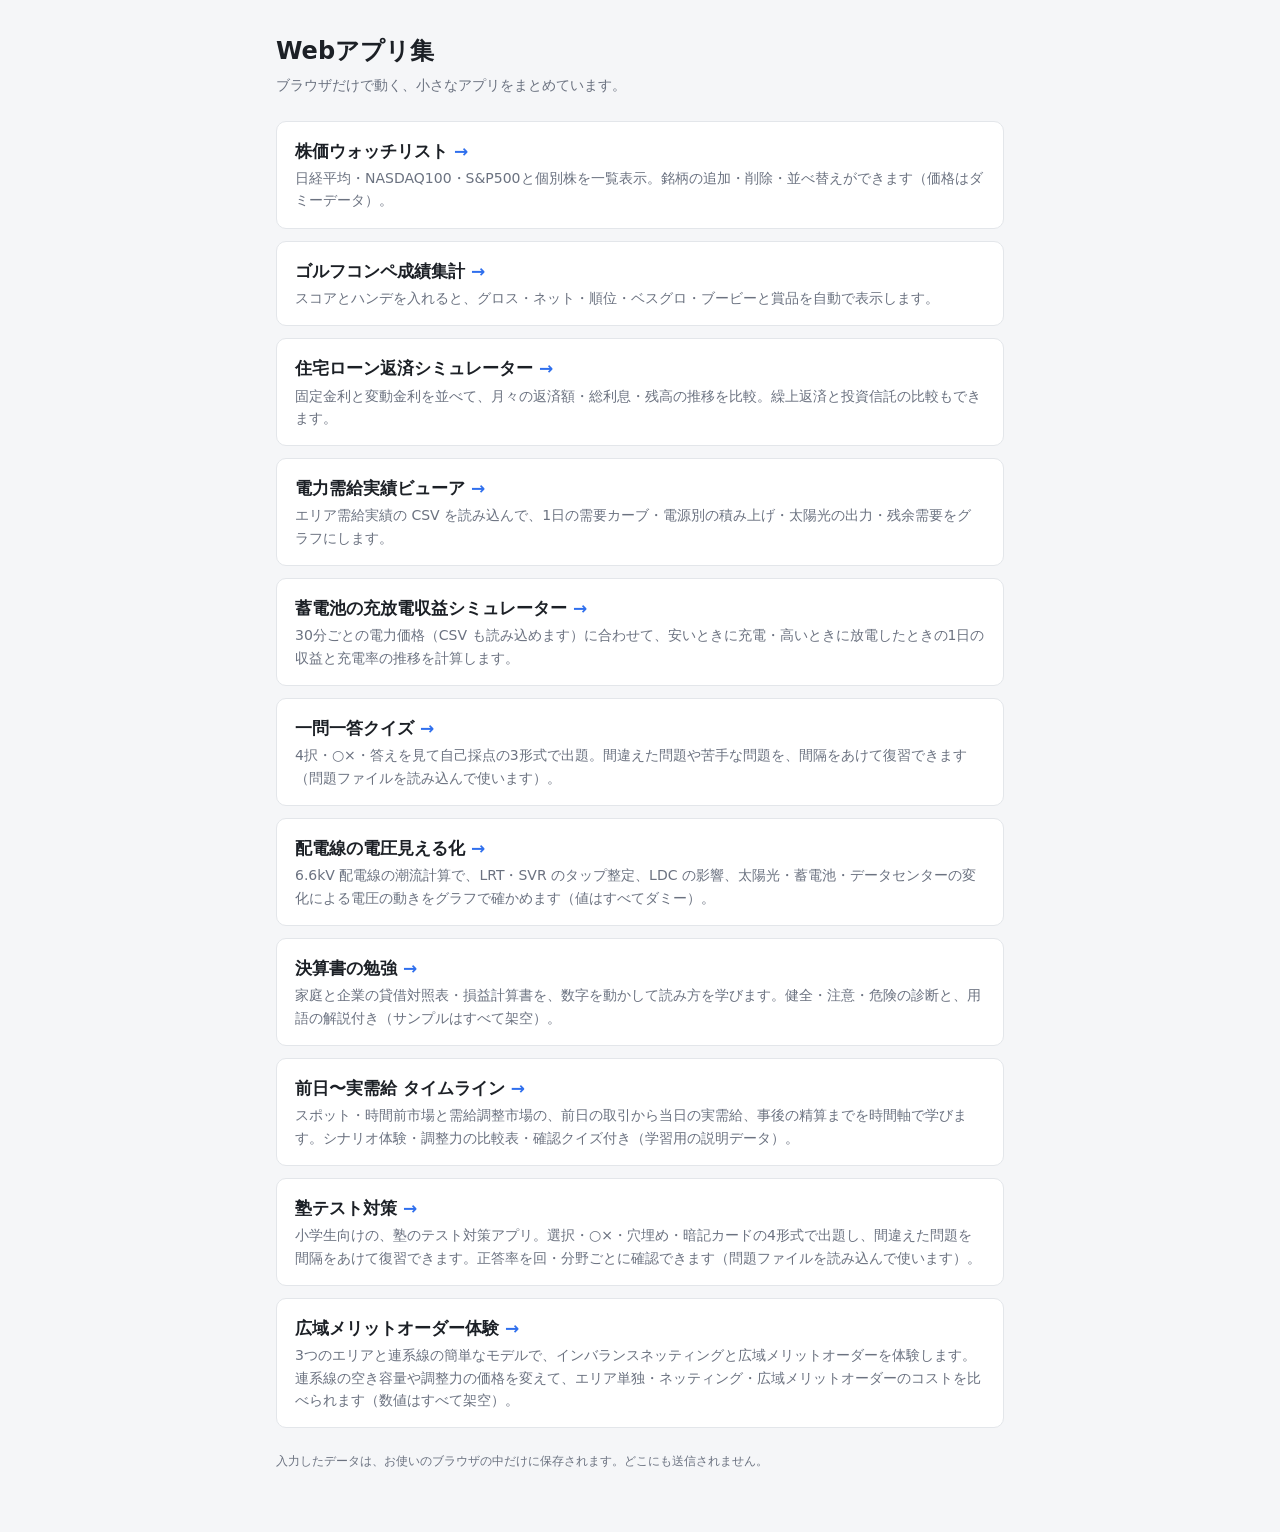
<file: index.html>
<!doctype html>
<html lang="ja">
<head>
<meta charset="utf-8">
<meta name="viewport" content="width=device-width, initial-scale=1">
<title>Webアプリ集</title>
<style>
  :root {
    --bg: #f5f6f8;
    --surface: #ffffff;
    --text: #1c2026;
    --muted: #6b7280;
    --border: #e3e6ea;
    --accent: #2f6fed;
    color-scheme: light;
  }
  @media (prefers-color-scheme: dark) {
    :root {
      --bg: #121418;
      --surface: #1b1e24;
      --text: #e6e8eb;
      --muted: #9aa1ab;
      --border: #2c3038;
      --accent: #5b8ff5;
      color-scheme: dark;
    }
  }

  * { box-sizing: border-box; }
  body {
    margin: 0;
    background: var(--bg);
    color: var(--text);
    font-family: system-ui, -apple-system, "Segoe UI", "Hiragino Sans", "Yu Gothic UI", Meiryo, sans-serif;
    font-size: 14px;
    line-height: 1.6;
  }
  .wrap { max-width: 760px; margin: 0 auto; padding: 32px 16px 48px; }
  h1 { font-size: 24px; margin: 0 0 4px; }
  .lead { color: var(--muted); margin: 0 0 24px; }

  .apps { list-style: none; margin: 0; padding: 0; display: grid; gap: 12px; }
  .apps a {
    display: block; text-decoration: none; color: inherit;
    background: var(--surface); border: 1px solid var(--border); border-radius: 10px;
    padding: 16px 18px;
  }
  .apps a:hover, .apps a:focus-visible { border-color: var(--accent); outline: none; }
  .apps .name { font-size: 17px; font-weight: 700; }
  .apps .name::after { content: " →"; color: var(--accent); }
  .apps .desc { color: var(--muted); margin-top: 2px; }

  .foot { color: var(--muted); font-size: 12px; margin-top: 24px; }
</style>
</head>
<body>
<div class="wrap">
  <h1>Webアプリ集</h1>
  <p class="lead">ブラウザだけで動く、小さなアプリをまとめています。</p>

  <ul class="apps">
    <li><a href="stock.html">
      <div class="name">株価ウォッチリスト</div>
      <div class="desc">日経平均・NASDAQ100・S&amp;P500と個別株を一覧表示。銘柄の追加・削除・並べ替えができます（価格はダミーデータ）。</div>
    </a></li>
    <li><a href="golf.html">
      <div class="name">ゴルフコンペ成績集計</div>
      <div class="desc">スコアとハンデを入れると、グロス・ネット・順位・ベスグロ・ブービーと賞品を自動で表示します。</div>
    </a></li>
    <li><a href="loan/">
      <div class="name">住宅ローン返済シミュレーター</div>
      <div class="desc">固定金利と変動金利を並べて、月々の返済額・総利息・残高の推移を比較。繰上返済と投資信託の比較もできます。</div>
    </a></li>
    <li><a href="power/">
      <div class="name">電力需給実績ビューア</div>
      <div class="desc">エリア需給実績の CSV を読み込んで、1日の需要カーブ・電源別の積み上げ・太陽光の出力・残余需要をグラフにします。</div>
    </a></li>
    <li><a href="battery/">
      <div class="name">蓄電池の充放電収益シミュレーター</div>
      <div class="desc">30分ごとの電力価格（CSV も読み込めます）に合わせて、安いときに充電・高いときに放電したときの1日の収益と充電率の推移を計算します。</div>
    </a></li>
    <li><a href="quiz/">
      <div class="name">一問一答クイズ</div>
      <div class="desc">4択・○×・答えを見て自己採点の3形式で出題。間違えた問題や苦手な問題を、間隔をあけて復習できます（問題ファイルを読み込んで使います）。</div>
    </a></li>
    <li><a href="feeder/">
      <div class="name">配電線の電圧見える化</div>
      <div class="desc">6.6kV 配電線の潮流計算で、LRT・SVR のタップ整定、LDC の影響、太陽光・蓄電池・データセンターの変化による電圧の動きをグラフで確かめます（値はすべてダミー）。</div>
    </a></li>
    <li><a href="kessan/">
      <div class="name">決算書の勉強</div>
      <div class="desc">家庭と企業の貸借対照表・損益計算書を、数字を動かして読み方を学びます。健全・注意・危険の診断と、用語の解説付き（サンプルはすべて架空）。</div>
    </a></li>
    <li><a href="timeline/">
      <div class="name">前日〜実需給 タイムライン</div>
      <div class="desc">スポット・時間前市場と需給調整市場の、前日の取引から当日の実需給、事後の精算までを時間軸で学びます。シナリオ体験・調整力の比較表・確認クイズ付き（学習用の説明データ）。</div>
    </a></li>
    <li><a href="juku/">
      <div class="name">塾テスト対策</div>
      <div class="desc">小学生向けの、塾のテスト対策アプリ。選択・○×・穴埋め・暗記カードの4形式で出題し、間違えた問題を間隔をあけて復習できます。正答率を回・分野ごとに確認できます（問題ファイルを読み込んで使います）。</div>
    </a></li>
    <li><a href="merit/">
      <div class="name">広域メリットオーダー体験</div>
      <div class="desc">3つのエリアと連系線の簡単なモデルで、インバランスネッティングと広域メリットオーダーを体験します。連系線の空き容量や調整力の価格を変えて、エリア単独・ネッティング・広域メリットオーダーのコストを比べられます（数値はすべて架空）。</div>
    </a></li>
  </ul>

  <p class="foot">入力したデータは、お使いのブラウザの中だけに保存されます。どこにも送信されません。</p>
</div>
</body>
</html>
</file>
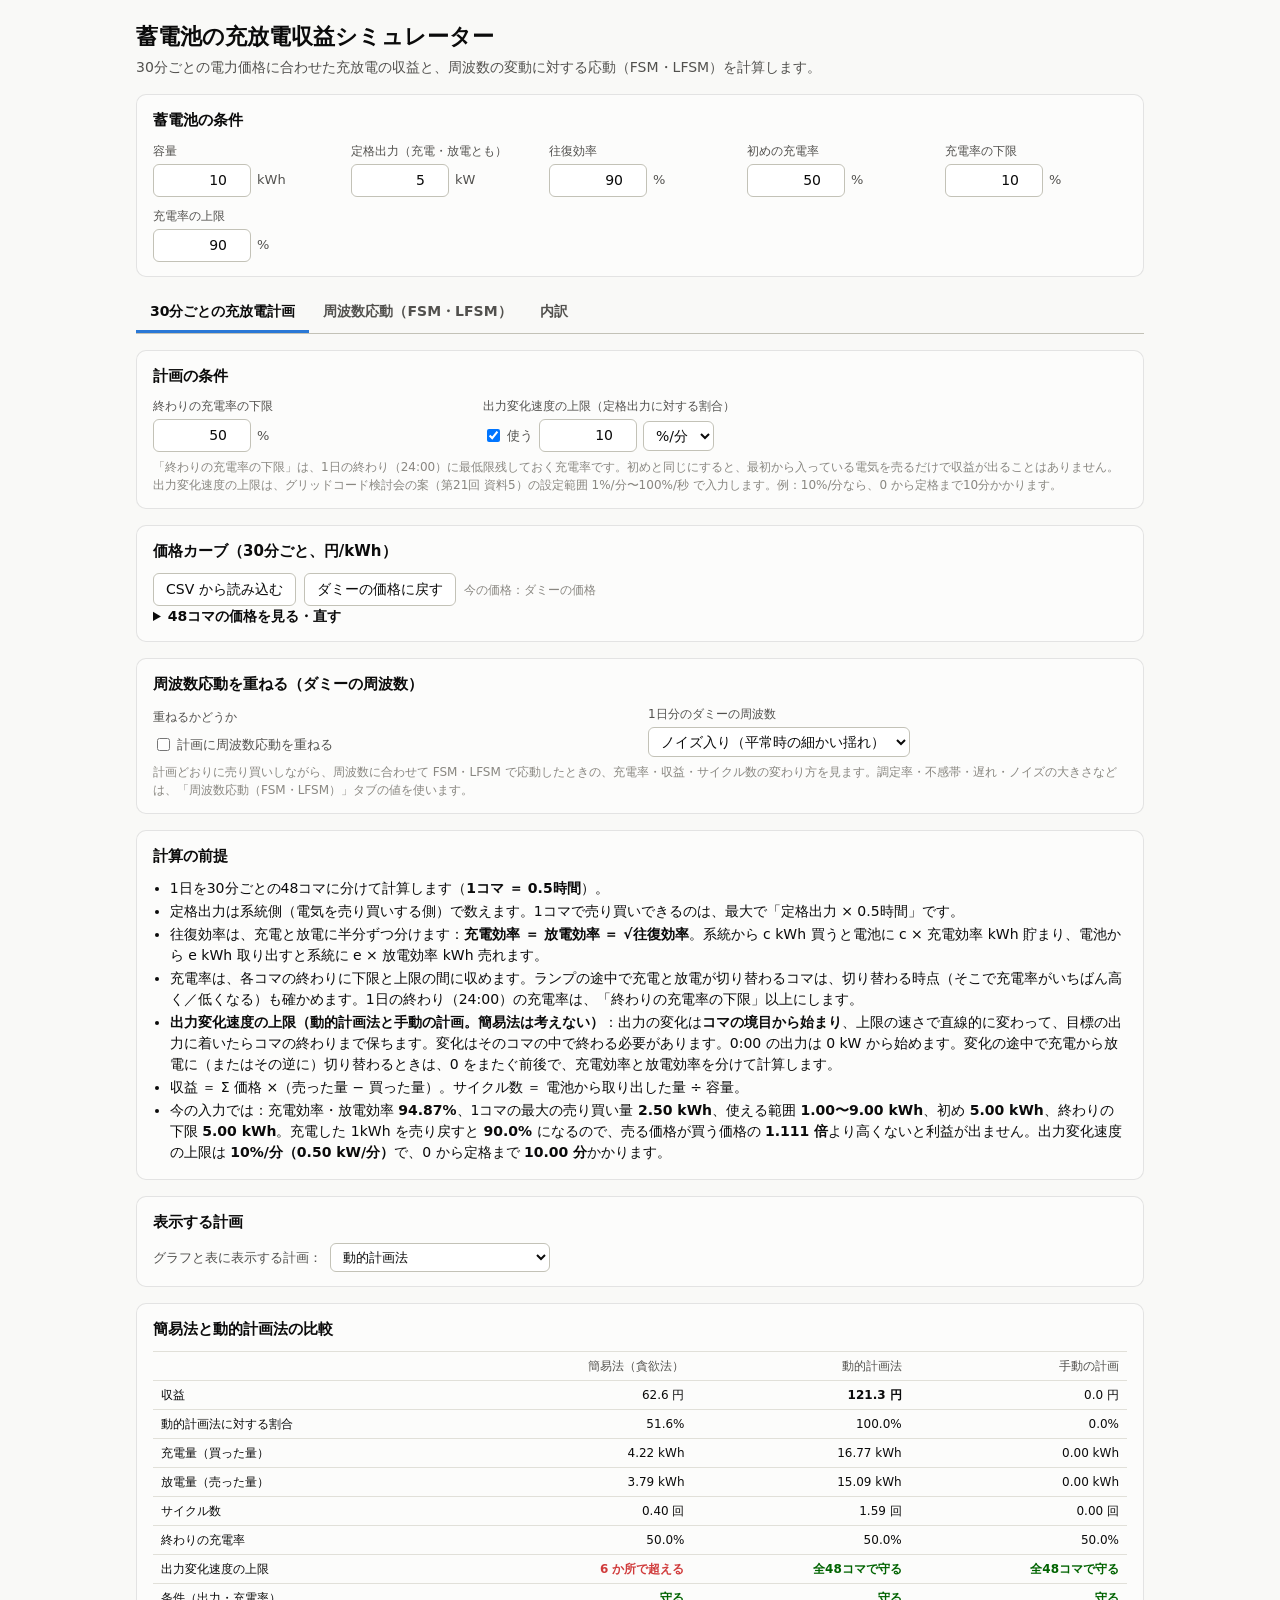
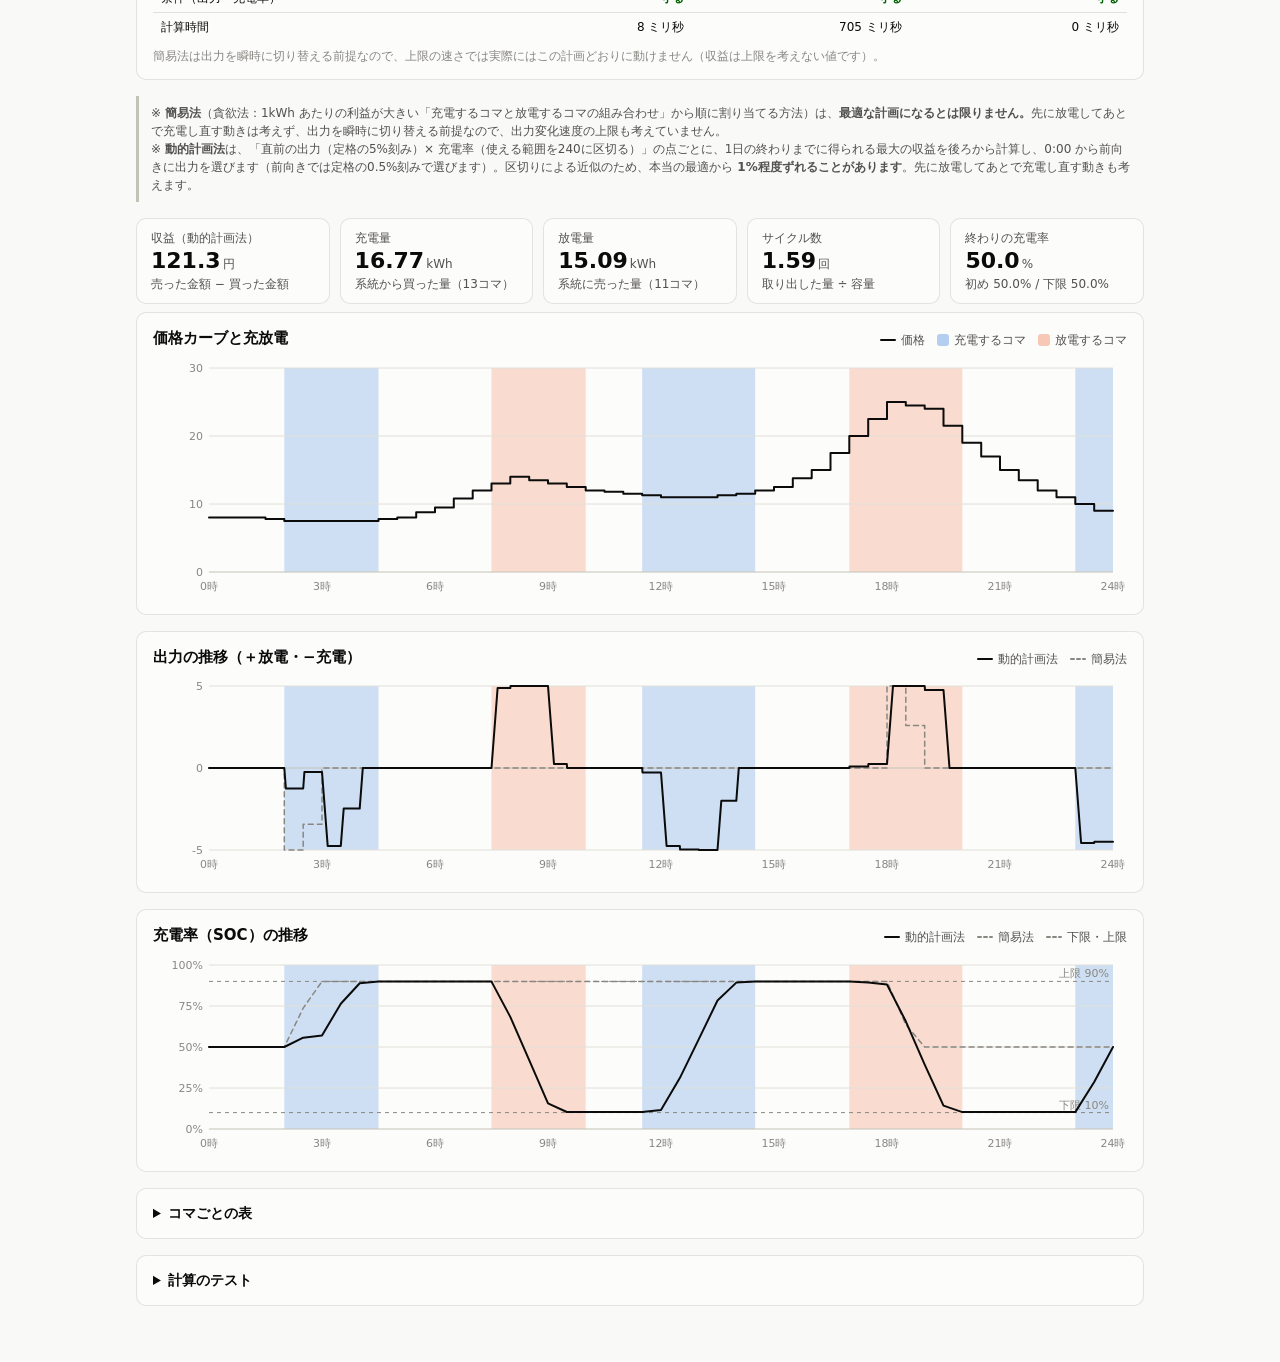
<file: battery/index.html>
<!doctype html>
<html lang="ja">
<head>
<meta charset="utf-8">
<meta name="viewport" content="width=device-width, initial-scale=1">
<title>蓄電池の充放電収益シミュレーター</title>
<style>
  :root {
    --bg: #f9f9f7;
    --surface: #fcfcfb;
    --text: #0b0b0b;
    --text-2: #52514e;
    --muted: #898781;
    --border: rgba(11, 11, 11, 0.10);
    --grid: #e1e0d9;
    --axis: #c3c2b7;
    --input-bg: #ffffff;
    --accent: #2a78d6;
    --danger: #d03b3b;
    --ok: #006300;
    --charge: #2a78d6;      /* 充電（系列1） */
    --discharge: #eb6834;   /* 放電（系列2） */
    --resp: #6250d6;        /* 周波数応動を含む値（系列7） */
    color-scheme: light;
  }
  @media (prefers-color-scheme: dark) {
    :root {
      --bg: #0d0d0d;
      --surface: #1a1a19;
      --text: #f0efec;
      --text-2: #c3c2b7;
      --muted: #898781;
      --border: rgba(255, 255, 255, 0.10);
      --grid: #2c2c2a;
      --axis: #383835;
      --input-bg: #121211;
      --accent: #3987e5;
      --danger: #e66767;
      --ok: #0ca30c;
      --charge: #3987e5;
      --discharge: #d95926;
      --resp: #9085e9;
      color-scheme: dark;
    }
  }

  * { box-sizing: border-box; }
  body {
    margin: 0;
    background: var(--bg);
    color: var(--text);
    font-family: system-ui, -apple-system, "Segoe UI", "Hiragino Sans", "Yu Gothic UI", Meiryo, sans-serif;
    font-size: 14px;
    line-height: 1.5;
  }
  .wrap { max-width: 1040px; margin: 0 auto; padding: 20px 16px 40px; }
  h1 { font-size: 22px; margin: 0 0 4px; }
  .lead { color: var(--text-2); margin: 0 0 16px; }
  h2 { font-size: 15px; margin: 0 0 10px; }
  h3 { font-size: 13px; margin: 12px 0 6px; color: var(--text-2); }
  .panel { background: var(--surface); border: 1px solid var(--border); border-radius: 10px; padding: 14px 16px; margin-bottom: 16px; }
  .note { color: var(--muted); font-size: 12px; margin: 6px 0 0; }
  button, select, input {
    font: inherit; color: var(--text); background: var(--input-bg);
    border: 1px solid var(--axis); border-radius: 6px; padding: 5px 8px;
  }
  button { cursor: pointer; padding: 5px 12px; }
  button:hover { border-color: var(--accent); }
  button.primary { background: var(--accent); border-color: var(--accent); color: #fff; }
  input:focus, select:focus { outline: 2px solid var(--accent); outline-offset: -1px; }
  input.invalid { border-color: var(--danger); outline-color: var(--danger); }
  input[type="checkbox"] { width: auto; padding: 0; }
  .error-box { border: 1px solid var(--danger); color: var(--danger); border-radius: 8px; padding: 10px 14px; margin-bottom: 16px; }

  /* 入力 */
  .fields { display: grid; grid-template-columns: repeat(auto-fit, minmax(170px, 1fr)); gap: 10px 16px; }
  .field { display: flex; flex-wrap: wrap; align-items: center; gap: 4px 6px; }
  .field .name { flex-basis: 100%; color: var(--text-2); font-size: 12px; }
  .field input[type="number"] { width: 7em; text-align: right; font-variant-numeric: tabular-nums; }
  .field.wide { grid-column: span 2; }
  .field select { max-width: 100%; min-width: 0; }
  .fields > * { min-width: 0; }
  .check { display: inline-flex; align-items: center; gap: 4px; font-size: 13px; color: var(--text-2); }
  .unit { color: var(--text-2); font-size: 13px; }

  .price-grid { display: grid; grid-template-columns: repeat(auto-fill, minmax(118px, 1fr)); gap: 6px 12px; margin-top: 8px; }
  .price-grid label { display: flex; align-items: center; gap: 6px; font-size: 12px; color: var(--text-2); font-variant-numeric: tabular-nums; }
  .price-grid label span { width: 2.8em; }
  .price-grid input { width: 5.5em; padding: 3px 6px; text-align: right; }
  .row-buttons { display: flex; flex-wrap: wrap; align-items: center; gap: 8px; margin-top: 8px; }
  details > summary { cursor: pointer; font-weight: 600; }
  .msg-ok { color: var(--ok); font-size: 13px; }
  .msg-ng { color: var(--danger); font-size: 13px; white-space: pre-line; }

  /* タブ */
  .tabs { display: flex; flex-wrap: wrap; gap: 0; margin: 0 0 16px; border-bottom: 1px solid var(--axis); }
  .tabs button { white-space: nowrap; }
  .tabs button { border: none; border-bottom: 3px solid transparent; border-radius: 0; background: transparent; padding: 8px 14px; color: var(--text-2); font-weight: 600; }
  .tabs button[aria-selected="true"] { color: var(--text); border-bottom-color: var(--accent); }

  /* CSV */
  .csv-box { margin-top: 12px; padding-top: 12px; border-top: 1px solid var(--border); }
  .csv-controls { display: flex; flex-wrap: wrap; gap: 8px 16px; align-items: flex-end; margin: 10px 0; }
  .csv-controls label { display: flex; flex-direction: column; gap: 2px; font-size: 12px; color: var(--text-2); }
  .csv-controls select, .csv-controls input { max-width: 260px; }
  .preview td, .preview th { font-size: 12px; }
  .preview .sel-a { background: color-mix(in srgb, var(--charge) 14%, transparent); }
  .preview .sel-b { background: color-mix(in srgb, var(--discharge) 16%, transparent); }
  .preview tr.skip td { color: var(--muted); }

  /* 前提 */
  .assume { margin: 0; padding-left: 1.2em; }
  .assume li { margin: 2px 0; }
  .assume b { font-variant-numeric: tabular-nums; }

  /* 結果 */
  .tiles { display: grid; grid-template-columns: repeat(auto-fit, minmax(150px, 1fr)); gap: 10px; margin-bottom: 8px; }
  .tile { background: var(--surface); border: 1px solid var(--border); border-radius: 10px; padding: 10px 14px; }
  .tile .k { color: var(--text-2); font-size: 12px; }
  .tile .v { font-size: 22px; font-weight: 700; line-height: 1.3; font-variant-numeric: tabular-nums; }
  .tile .v small { font-size: 12px; font-weight: 400; color: var(--text-2); margin-left: 2px; }
  .tile .s { color: var(--text-2); font-size: 12px; }
  .tile.ng .v { color: var(--danger); }
  .caution { color: var(--text-2); font-size: 12px; margin: 0 0 16px; padding: 8px 12px; border-left: 3px solid var(--axis); }
  .compare td.best { font-weight: 700; }
  .compare td.ng { color: var(--danger); font-weight: 600; }
  .compare td.ok { color: var(--ok); font-weight: 600; }
  .show-plan { display: flex; flex-wrap: wrap; align-items: center; gap: 8px; margin: 10px 0 0; font-size: 13px; color: var(--text-2); }
  .manual-box { margin-top: 12px; padding-top: 12px; border-top: 1px solid var(--border); }
  .manual-box .field input { width: 5em; }
  .manual-box .manual-pct { display: inline-flex; flex-wrap: wrap; }
  /* 直す必要のある欄：欄の名前を赤字、入力欄を赤枠と薄い赤の背景にし、欄の下に理由を出す */
  .field.has-error > .name, .field.has-error > .unit:first-child { color: var(--danger); font-weight: 700; }
  .field.has-error input.invalid, .field.has-error select.invalid { background: color-mix(in srgb, var(--danger) 12%, var(--input-bg)); border-width: 2px; }
  .field-msg { flex-basis: 100%; color: var(--danger); font-size: 12px; line-height: 1.4; }
  /* 評価 */
  .score-grid { display: grid; grid-template-columns: repeat(auto-fit, minmax(280px, 1fr)); gap: 12px; }
  .score-card { border: 1px solid var(--border); border-radius: 10px; padding: 12px 14px; }
  .score-card h3 { margin: 0 0 4px; }
  .score-big { font-size: 28px; font-weight: 700; display: flex; align-items: center; gap: 10px; font-variant-numeric: tabular-nums; }
  .score-big small { font-size: 13px; font-weight: 400; color: var(--text-2); margin-left: 2px; }
  .score-big.na { color: var(--muted); font-size: 18px; }
  .grade { display: inline-block; min-width: 1.8em; text-align: center; border-radius: 6px; padding: 0 8px; font-size: 18px; color: #fff; background: var(--text-2); }
  .grade-S, .grade-A { background: var(--ok); }
  .grade-B { background: var(--accent); }
  .ref-tag { font-size: 12px; font-weight: 600; color: var(--danger); border: 1px solid var(--danger); border-radius: 4px; padding: 0 6px; }
  .score-parts { color: var(--text-2); font-size: 12px; margin-bottom: 6px; font-variant-numeric: tabular-nums; }
  .score-comments { margin: 0; padding-left: 1.2em; font-size: 13px; }
  .score-comments li { margin: 3px 0; }
  /* 内訳 */
  .bars-grid { display: grid; grid-template-columns: repeat(auto-fit, minmax(300px, 1fr)); gap: 12px 24px; }
  .bars-grid h3 { margin: 4px 0; }
  .bars svg { display: block; width: 100%; }
  .bars .lab { fill: var(--text-2); font-size: 12px; }
  .bars .val { fill: var(--text); font-size: 12px; font-weight: 600; font-variant-numeric: tabular-nums; }
  .bars .zero { stroke: var(--axis); stroke-width: 1; }
  .wf svg { display: block; width: 100%; }
  .stale { color: var(--danger); font-weight: 600; }
  .compare td.sum { font-weight: 700; border-top: 2px solid var(--axis); }
  .tabs button.has-error::after { content: "●"; color: var(--danger); margin-left: 6px; font-size: 10px; vertical-align: 2px; }
  .violations { margin: 0; padding-left: 1.2em; font-size: 13px; color: var(--danger); }
  .violations li { margin: 2px 0; }
  .violations b { font-variant-numeric: tabular-nums; }
  .tile .v.pct { color: var(--text); }
  tr.bad td { background: color-mix(in srgb, var(--danger) 10%, transparent); }
  tr.bad td.why { color: var(--danger); white-space: normal; min-width: 14em; }
  #slotTable select, #slotTable input { padding: 2px 4px; font-size: 12px; }
  #slotTable input { width: 5.5em; text-align: right; }

  /* グラフ */
  .chart-head { display: flex; flex-wrap: wrap; align-items: baseline; justify-content: space-between; gap: 4px 16px; margin-bottom: 6px; }
  .chart-head h2 { margin: 0; }
  .legend { display: flex; flex-wrap: wrap; gap: 4px 12px; color: var(--text-2); font-size: 12px; }
  .legend span { display: inline-flex; align-items: center; gap: 5px; }
  .sw { display: inline-block; width: 12px; height: 12px; border-radius: 3px; }
  .chart { position: relative; margin-bottom: 4px; }
  .chart svg { display: block; width: 100%; }
  .chart .grid { stroke: var(--grid); stroke-width: 1; }
  .chart .base { stroke: var(--axis); stroke-width: 1; }
  .chart .tick { fill: var(--muted); font-size: 11px; font-variant-numeric: tabular-nums; }
  .chart .line { fill: none; stroke-linejoin: round; stroke-linecap: round; }
  .chart .ref { stroke: var(--muted); stroke-width: 1; stroke-dasharray: 4 4; }
  .chart .ref-label { fill: var(--muted); font-size: 11px; }
  .chart .cross { stroke: var(--axis); stroke-width: 1; }
  .chart .dot { stroke: var(--surface); stroke-width: 2; }
  .tip {
    position: absolute; pointer-events: none; z-index: 2;
    background: var(--surface); border: 1px solid var(--border); border-radius: 8px;
    box-shadow: 0 4px 16px rgba(0, 0, 0, .12); padding: 8px 10px; font-size: 12px; white-space: nowrap;
  }
  .tip b { display: block; margin-bottom: 4px; }
  .tip .row { display: flex; align-items: center; gap: 6px; }
  .tip .row .v { margin-left: auto; padding-left: 14px; font-weight: 600; font-variant-numeric: tabular-nums; }

  /* 表 */
  .table-scroll { overflow-x: auto; margin-top: 10px; }
  table { width: 100%; border-collapse: collapse; font-variant-numeric: tabular-nums; font-size: 12px; }
  th, td { padding: 5px 8px; text-align: right; white-space: nowrap; border-top: 1px solid var(--grid); }
  th { color: var(--text-2); font-weight: 500; }
  th:first-child, td:first-child { text-align: left; }
  td.c { color: var(--charge); font-weight: 600; }
  td.d { color: var(--discharge); font-weight: 600; }
  .preview th, .preview td { text-align: left; }

  /* テスト */
  .test-list { list-style: none; margin: 10px 0 0; padding: 0; }
  .test-list li { padding: 4px 0; border-top: 1px solid var(--grid); font-size: 13px; }
  .test-list .pass { color: var(--ok); font-weight: 700; }
  .test-list .fail { color: var(--danger); font-weight: 700; }
  .test-list .detail { color: var(--text-2); font-size: 12px; }
  .test-list .group { font-weight: 700; color: var(--text-2); padding-top: 10px; }
</style>
</head>
<body>
<div class="wrap">
  <h1>蓄電池の充放電収益シミュレーター</h1>
  <p class="lead">30分ごとの電力価格に合わせた充放電の収益と、周波数の変動に対する応動（FSM・LFSM）を計算します。</p>

  <section class="panel">
    <h2>蓄電池の条件</h2>
    <div class="fields" id="battery">
      <label class="field"><span class="name">容量</span><input type="number" data-key="capacity" min="0" step="any"><span class="unit">kWh</span></label>
      <label class="field"><span class="name">定格出力（充電・放電とも）</span><input type="number" data-key="power" min="0" step="any"><span class="unit">kW</span></label>
      <label class="field"><span class="name">往復効率</span><input type="number" data-key="efficiency" min="1" max="100" step="any"><span class="unit">%</span></label>
      <label class="field"><span class="name">初めの充電率</span><input type="number" data-key="socInit" min="0" max="100" step="any"><span class="unit">%</span></label>
      <label class="field"><span class="name">充電率の下限</span><input type="number" data-key="socMin" min="0" max="100" step="any"><span class="unit">%</span></label>
      <label class="field"><span class="name">充電率の上限</span><input type="number" data-key="socMax" min="0" max="100" step="any"><span class="unit">%</span></label>
    </div>
  </section>

  <div class="tabs" role="tablist">
    <button role="tab" data-tab="plan" aria-selected="true">30分ごとの充放電計画</button>
    <button role="tab" data-tab="freq" aria-selected="false">周波数応動（FSM・LFSM）</button>
    <button role="tab" data-tab="break" aria-selected="false">内訳</button>
  </div>

  <!-- ================= ① 30分ごとの充放電計画 ================= -->
  <div id="tabPlan">
    <section class="panel">
      <h2>計画の条件</h2>
      <div class="fields" id="planFields">
        <label class="field"><span class="name">終わりの充電率の下限</span><input type="number" data-key="socEndMin" min="0" max="100" step="any"><span class="unit">%</span></label>
        <div class="field wide"><span class="name">出力変化速度の上限（定格出力に対する割合）</span>
          <label class="check"><input type="checkbox" data-key="rampOn"> 使う</label>
          <input type="number" data-key="rampValue" min="0" step="any" aria-label="出力変化速度の上限">
          <select data-key="rampUnit" aria-label="単位"><option value="min">%/分</option><option value="sec">%/秒</option></select>
        </div>
      </div>
      <p class="note">「終わりの充電率の下限」は、1日の終わり（24:00）に最低限残しておく充電率です。初めと同じにすると、最初から入っている電気を売るだけで収益が出ることはありません。<br>
        出力変化速度の上限は、グリッドコード検討会の案（第21回 資料5）の設定範囲 1%/分〜100%/秒 で入力します。例：10%/分なら、0 から定格まで10分かかります。</p>
    </section>

    <section class="panel">
      <h2>価格カーブ（30分ごと、円/kWh）</h2>
      <div class="row-buttons">
        <button id="btnCsv">CSV から読み込む</button>
        <input type="file" id="csvFile" accept=".csv,text/csv" hidden>
        <button id="btnDummy">ダミーの価格に戻す</button>
        <span id="priceMsg"></span>
      </div>

      <div class="csv-box" id="csvBox" hidden>
        <h3 id="csvTitle"></h3>
        <div class="table-scroll"><table class="preview" id="csvPreview"></table></div>
        <div class="csv-controls">
          <label>データが始まる行<input type="number" id="csvStart" min="1" step="1" style="width:6em"></label>
          <label>時刻の列<select id="csvTime"></select></label>
          <label>価格の列<select id="csvPrice"></select></label>
          <label>日付の列（複数日のとき）<select id="csvDate"></select></label>
          <label id="csvDayWrap" hidden>使う日<select id="csvDay"></select></label>
        </div>
        <p class="note">時刻の列は「0:00」「00:30」のような時刻か、「1〜48」のコマ番号（JEPX のスポット価格の形式）に対応しています。先頭10行だけを表示しています。</p>
        <div class="row-buttons">
          <button class="primary" id="btnCsvLoad">この設定で読み込む</button>
          <button id="btnCsvCancel">やめる</button>
          <span id="csvMsg"></span>
        </div>
      </div>

      <details>
        <summary>48コマの価格を見る・直す</summary>
        <div class="price-grid" id="priceGrid"></div>
      </details>
    </section>

    <section class="panel">
      <h2>周波数応動を重ねる（ダミーの周波数）</h2>
      <div class="fields">
        <div class="field"><span class="name">重ねるかどうか</span><label class="check"><input type="checkbox" data-key="overlayOn"> 計画に周波数応動を重ねる</label></div>
        <label class="field"><span class="name">1日分のダミーの周波数</span><select data-key="overlayPattern">
          <option value="noise">ノイズ入り（平常時の細かい揺れ）</option>
          <option value="stepnoise">階段状 ＋ ノイズ</option>
          <option value="slow">ゆっくりした変動</option>
        </select></label>
      </div>
      <p class="note">計画どおりに売り買いしながら、周波数に合わせて FSM・LFSM で応動したときの、充電率・収益・サイクル数の変わり方を見ます。調定率・不感帯・遅れ・ノイズの大きさなどは、「周波数応動（FSM・LFSM）」タブの値を使います。</p>
    </section>

    <section class="panel">
      <h2>計算の前提</h2>
      <ul class="assume" id="assume"></ul>
    </section>

    <!-- 計画の切り替えと手動計画の操作画面は、エラーがあっても隠さない（#output の外に置く） -->
    <section class="panel">
      <h2>表示する計画</h2>
      <div class="show-plan" style="margin-top:0">グラフと表に表示する計画：
        <select id="showPlan"><option value="dp">動的計画法</option><option value="greedy">簡易法</option><option value="manual">手動の計画（手動計画モード）</option></select>
      </div>
      <div class="manual-box" id="manualBox" hidden>
        <p class="note" style="margin-top:0"><b>手動計画モード</b>：下の「価格カーブと充放電」のグラフで、コマをクリック（タップ）すると <b>待機 → 充電 → 放電 → 待機</b> の順に切り替わります。「コマごとの表」でも、動きと出力（kW）を直せます。</p>
        <div class="row-buttons">
          <label class="field manual-pct"><span class="unit">充電・放電の出力：定格の</span>
            <input type="number" data-key="manualPct" min="0" max="100" step="any" aria-label="手動計画の出力（定格の％）"><span class="unit">%</span></label>
          <button id="btnManualClear">すべて待機に戻す</button>
          <button id="btnManualCopy">動的計画法の計画を写す</button>
        </div>
      </div>
    </section>

    <div class="error-box" id="errorBox" hidden></div>

    <div id="output">
      <section class="panel">
        <h2>簡易法と動的計画法の比較</h2>
        <div class="table-scroll"><table class="compare" id="compareTable"></table></div>
      </section>
      <p class="caution">※ <b>簡易法</b>（貪欲法：1kWh あたりの利益が大きい「充電するコマと放電するコマの組み合わせ」から順に割り当てる方法）は、<strong>最適な計画になるとは限りません。</strong>先に放電してあとで充電し直す動きは考えず、出力を瞬時に切り替える前提なので、出力変化速度の上限も考えていません。<br>
        ※ <b>動的計画法</b>は、「直前の出力（定格の5%刻み）× 充電率（使える範囲を240に区切る）」の点ごとに、1日の終わりまでに得られる最大の収益を後ろから計算し、0:00 から前向きに出力を選びます（前向きでは定格の0.5%刻みで選びます）。区切りによる近似のため、本当の最適から <strong>1%程度ずれることがあります</strong>。先に放電してあとで充電し直す動きも考えます。</p>

      <section class="tiles" id="tiles"></section>

      <section class="panel" id="manualScorePanel" hidden>
        <h2>手動の計画の評価</h2>
        <div class="score-grid" id="manualScore"></div>
        <p class="note">点数の付け方は「内訳」タブの「評価」に書いています。</p>
      </section>

      <section class="panel" id="overlayPanel" hidden>
        <h2 id="overlayTitle">周波数応動を重ねた結果</h2>
        <div class="table-scroll"><table class="compare" id="overlayTable"></table></div>
        <p class="note" id="overlayNote"></p>
        <div class="chart-head" style="margin-top:12px"><h2>周波数（ダミー）</h2><div class="legend" id="lgPlanFreq"></div></div>
        <div class="chart" id="chPlanFreq"></div>
      </section>

      <section class="panel">
        <div class="chart-head"><h2>価格カーブと充放電</h2><div class="legend" id="lgPrice"></div></div>
        <div class="chart" id="chPrice"></div>
        <div id="violationBox" hidden>
          <h3 id="violationTitle"></h3>
          <ul class="violations" id="violationList"></ul>
        </div>
      </section>

      <section class="panel">
        <div class="chart-head"><h2>出力の推移（＋放電・−充電）</h2><div class="legend" id="lgPower"></div></div>
        <div class="chart" id="chPower"></div>
      </section>

      <section class="panel">
        <div class="chart-head"><h2>充電率（SOC）の推移</h2><div class="legend" id="lgSoc"></div></div>
        <div class="chart" id="chSoc"></div>
      </section>

      <details class="panel">
        <summary>コマごとの表</summary>
        <div class="table-scroll"><table id="slotTable"></table></div>
      </details>
    </div>
  </div>

  <!-- ================= ② 周波数応動 ================= -->
  <div id="tabFreq" hidden>
    <section class="panel">
      <h2>周波数応動の条件</h2>
      <div class="fields" id="freqFields">
        <label class="field"><span class="name">基準周波数</span><select data-key="fBase"><option value="50">50 Hz</option><option value="60">60 Hz</option></select></label>
        <label class="field"><span class="name">調定率</span><input type="number" data-key="droop" min="0" step="any"><span class="unit">%</span></label>
        <div class="field"><span class="name">LFSM（事故時の応動）</span>
          <label class="check"><input type="checkbox" data-key="lfsmOn"> 使う</label>
          <span class="unit">不感帯 ±</span><input type="number" data-key="lfsmDb" min="0" step="any" aria-label="LFSM の不感帯"><span class="unit">Hz</span></div>
        <div class="field"><span class="name">FSM（平常時の応動）</span>
          <label class="check"><input type="checkbox" data-key="fsmOn"> 使う</label>
          <span class="unit">不感帯 ±</span><input type="number" data-key="fsmDb" min="0" step="any" aria-label="FSM の不感帯"><span class="unit">Hz</span></div>
        <label class="field"><span class="name">むだ時間</span><input type="number" data-key="deadTime" min="0" step="any"><span class="unit">秒</span></label>
        <label class="field"><span class="name">周波数の検出遅れ（時定数）</span><input type="number" data-key="tauDetect" min="0" step="any"><span class="unit">秒</span></label>
        <label class="field"><span class="name">出力の応動遅れ（時定数）</span><input type="number" data-key="tauOut" min="0" step="any"><span class="unit">秒</span></label>
        <label class="field"><span class="name">応動の変化速度の上限</span><input type="number" data-key="respRate" min="0" step="any"><span class="unit">%/秒</span></label>
        <label class="field"><span class="name">運転点（応動していないときの出力）</span><input type="number" data-key="baseOut" min="-100" max="100" step="any"><span class="unit">%（＋放電）</span></label>
      </div>
      <p class="note">初期値は、グリッドコード検討会の案（第22回 資料5）の値です：調定率5%、LFSM の不感帯 ±0.2Hz、解析で使われた FSM の不感帯 ±0.01Hz（50Hz系）、むだ時間0.7秒、検出遅れ0.2秒、応動遅れ0.1秒、変化速度100%/秒。FSM は「継続検討」とされている機能です。</p>
    </section>

    <section class="panel">
      <h2>周波数のデータ</h2>
      <div class="fields" id="patternFields">
        <label class="field"><span class="name">パターン</span><select data-key="pattern">
          <option value="step">階段状（事故で周波数が急に変わる）</option>
          <option value="slow">ゆっくりした変動</option>
          <option value="noise">ノイズ入り（平常時の細かい揺れ）</option>
          <option value="stepnoise">階段状 ＋ ノイズ</option>
          <option value="csv">CSV から読み込んだデータ</option>
        </select></label>
        <label class="field"><span class="name">長さ</span><select data-key="duration">
          <option value="600">10分</option><option value="3600">1時間</option><option value="86400">24時間</option>
        </select></label>
        <label class="field"><span class="name">階段の大きさ（下がる向き）</span><input type="number" data-key="stepHz" step="any"><span class="unit">Hz</span></label>
        <label class="field"><span class="name">ゆっくりした変動の振幅</span><input type="number" data-key="slowAmp" min="0" step="any"><span class="unit">Hz</span></label>
        <label class="field"><span class="name">ゆっくりした変動の周期</span><input type="number" data-key="slowPeriod" min="0" step="any"><span class="unit">分</span></label>
        <label class="field"><span class="name">ノイズの大きさ（標準偏差）</span><input type="number" data-key="noiseHz" min="0" step="any"><span class="unit">Hz</span></label>
      </div>
      <p class="note" id="patternNote"></p>
      <div class="row-buttons">
        <button id="btnFreqCsv">周波数の CSV を読み込む</button>
        <input type="file" id="freqCsvFile" accept=".csv,text/csv" hidden>
        <span id="freqCsvState"></span>
      </div>
      <div class="csv-box" id="freqCsvBox" hidden>
        <h3 id="freqCsvTitle"></h3>
        <div class="table-scroll"><table class="preview" id="freqCsvPreview"></table></div>
        <div class="csv-controls">
          <label>データが始まる行<input type="number" id="freqCsvStart" min="1" step="1" style="width:6em"></label>
          <label>時刻の列<select id="freqCsvTime"></select></label>
          <label>周波数の列（Hz）<select id="freqCsvFreq"></select></label>
          <label>データの間隔（時刻の列がないとき）<input type="number" id="freqCsvDt" min="0" step="any" value="1" style="width:6em"></label>
        </div>
        <p class="note">時刻の列は、秒（0, 1, 2, …）か「12:00:01」「2026/11/12 12:00:01.5」のような時刻に対応しています。間隔は時刻の列から求めます。</p>
        <div class="row-buttons">
          <button class="primary" id="btnFreqCsvLoad">この設定で読み込む</button>
          <button id="btnFreqCsvCancel">やめる</button>
          <span id="freqCsvMsg"></span>
        </div>
      </div>
    </section>

    <section class="panel">
      <h2>計算の前提</h2>
      <ul class="assume" id="freqAssume"></ul>
    </section>

    <div class="error-box" id="freqErrorBox" hidden></div>

    <div id="freqOutput">
      <section class="tiles" id="freqTiles"></section>
      <section class="panel" id="eventPanel">
        <h2>階段状の変化への応動</h2>
        <div class="table-scroll"><table id="eventTable"></table></div>
        <p class="note">判定の基準は「1秒以内に出力変化を開始し、5秒以内に出力変化を完了（変化量の90%に到達）」です（第22回 資料5 の LFSM 制御応答性）。変化の開始は、必要な変化量の1%以上動いた時点としています。</p>
      </section>
      <section class="panel">
        <div class="chart-head"><h2>系統周波数</h2><div class="legend" id="lgFreq"></div></div>
        <div class="chart" id="chFreq"></div>
      </section>
      <section class="panel">
        <div class="chart-head"><h2>出力（定格に対する %、＋放電・−充電）</h2><div class="legend" id="lgResp"></div></div>
        <div class="chart" id="chResp"></div>
      </section>
      <section class="panel">
        <div class="chart-head"><h2>充電率（SOC）</h2><div class="legend" id="lgFsoc"></div></div>
        <div class="chart" id="chFsoc"></div>
      </section>
    </div>
  </div>

  <!-- ================= ③ 収益の内訳 ================= -->
  <div id="tabBreak" hidden>
    <section class="panel">
      <h2>使っている条件</h2>
      <p id="breakCond" style="margin:0"></p>
      <p class="note">条件は、上の「蓄電池の条件」と、「30分ごとの充放電計画」タブ（終わりの充電率の下限・出力変化速度の上限・価格・手動の計画）で変えられます。変えると、内訳はすぐに計算し直します。</p>
    </section>

    <div class="error-box" id="breakErrorBox" hidden></div>

    <div id="breakOutput">
      <section class="panel">
        <h2>評価（点数とコメント）</h2>
        <div class="score-grid" id="scoreGrid"></div>
        <p class="note" id="scoreNote"></p>
      </section>

      <section class="panel">
        <h2>計画ごとの収益の内訳</h2>
        <div class="table-scroll"><table class="compare" id="breakTable"></table></div>
        <p class="note" id="breakEq"></p>
      </section>

      <section class="panel">
        <div class="chart-head"><h2>収入・コスト・ロス・純収益（3つの計画を同じ目盛りで）</h2><div class="legend" id="lgBars"></div></div>
        <div class="bars-grid" id="breakBars"></div>
        <p class="note">ロスの額は、放電の収入と充電のコストの中に含まれている「効率で失った分」を取り出して示したものです（収入とコストに上乗せされる別の支出ではありません）。</p>
      </section>

      <section class="panel">
        <h2>理想から現実までの差（動的計画法）</h2>
        <div class="row-buttons">
          <button class="primary" id="btnWaterfall">差を計算する</button>
          <span id="wfState" class="note" style="margin:0"></span>
        </div>
        <div class="chart" id="chWaterfall"></div>
        <div class="table-scroll"><table class="compare" id="wfTable"></table></div>
        <p class="note" id="wfNote"></p>
      </section>

      <section class="panel">
        <h2>損失の定義と式</h2>
        <ul class="assume" id="breakAssume"></ul>
      </section>
    </div>
  </div>

  <details class="panel" id="testPanel">
    <summary>計算のテスト</summary>
    <p class="note">計算の関数が正しく動くかを確かめるテストです。入力欄の値は使わず、テスト用の条件で計算します（「今の入力の蓄電池」のテストだけは、今の入力を使います）。動的計画法のテストは数秒かかります。</p>
    <div class="row-buttons"><button id="btnTest">テストを実行</button><span id="testSummary"></span></div>
    <ul class="test-list" id="testList"></ul>
  </details>
</div>

<script>
// ===== 設定 =====
const STORAGE_KEY = 'battery-sim-v1';
const SLOTS = 48;          // 1日のコマ数
const SLOT_HOURS = 0.5;    // 1コマの長さ（時間）
const SLOT_MIN = 30;       // 1コマの長さ（分）
const EPS = 1e-9;

const DEFAULT_INPUTS = {
  // 蓄電池
  capacity: '10', power: '5', efficiency: '90', socInit: '50', socMin: '10', socMax: '90',
  // ① 計画
  socEndMin: '50', rampOn: 'true', rampValue: '10', rampUnit: 'min', overlayOn: 'false', overlayPattern: 'noise', manualPct: '100',
  // ② 周波数応動（第22回 グリッドコード検討会 資料5 の案・解析条件）
  fBase: '50', droop: '5', lfsmOn: 'true', lfsmDb: '0.2', fsmOn: 'true', fsmDb: '0.01',
  deadTime: '0.7', tauDetect: '0.2', tauOut: '0.1', respRate: '100', baseOut: '0',
  pattern: 'step', duration: '600', stepHz: '0.5', slowAmp: '0.1', slowPeriod: '10', noiseHz: '0.02',
};

// ダミーの価格（円/kWh）：夜が安く、朝に上がり、夕方が一番高い1日
function dummyPrices() {
  const byHour = [8, 8, 7.5, 7.5, 7.5, 8, 9.5, 12, 14, 13, 12, 11.5,
    11, 11, 11.5, 12.5, 15, 20, 25, 24, 19, 15, 12, 10];
  return Array.from({ length: SLOTS }, (_, s) => {
    const h = Math.floor(s / 2), next = byHour[(h + 1) % 24];
    return s % 2 ? Math.round((byHour[h] + next) / 2 * 10) / 10 : byHour[h];
  });
}

// ===== 状態 =====
const state = {
  inputs: { ...DEFAULT_INPUTS },    // 入力欄の値（文字列。チェックボックスは 'true' / 'false'）
  prices: dummyPrices(),            // 48コマの価格
  priceSource: 'ダミーの価格',       // 価格の出どころ（画面の表示用）
  tab: 'plan',
  showPlan: 'dp',                   // グラフと表に表示する計画：'dp' | 'greedy' | 'manual'
  manual: null,                     // 手動の計画（48コマ）。初めはすべて待機
  lastManualPct: 100,               // 手動計画の出力（定格の％）の、直前の正しい値
  csv: null,                        // 読み込み中の価格 CSV：{name, enc, rows, width}
  freqCsv: null,                    // 読み込み中の周波数 CSV
  freqData: null,                   // 読み込んだ周波数データ：{name, dt, values: Float32Array}（保存はしない）
};

function load() {
  try {
    const saved = JSON.parse(localStorage.getItem(STORAGE_KEY));
    if (saved) {
      for (const k of Object.keys(DEFAULT_INPUTS)) if (typeof saved.inputs?.[k] === 'string') state.inputs[k] = saved.inputs[k];
      if (Array.isArray(saved.prices) && saved.prices.length === SLOTS && saved.prices.every(Number.isFinite)) state.prices = saved.prices;
      if (typeof saved.priceSource === 'string') state.priceSource = saved.priceSource;
      if (saved.tab === 'freq' || saved.tab === 'break') state.tab = saved.tab;
      if (saved.showPlan === 'greedy' || saved.showPlan === 'manual') state.showPlan = saved.showPlan;
      if (Array.isArray(saved.manual) && saved.manual.length === SLOTS &&
          saved.manual.every(s => MANUAL_ORDER.includes(s?.m) && (s.kw === null || (Number.isFinite(s.kw) && s.kw >= 0)))) state.manual = saved.manual;
    }
  } catch (e) { /* 保存領域が使えない環境では初期値で動かす */ }
  if (!state.manual) state.manual = emptyManual();
  const pct = Number(state.inputs.manualPct);
  if (pct > 0 && pct <= 100) state.lastManualPct = pct;
  if (state.inputs.pattern === 'csv') state.inputs.pattern = 'step';   // CSV のデータは保存しないので、開き直したら作ったパターンに戻す
}
function save() {
  try {
    localStorage.setItem(STORAGE_KEY, JSON.stringify({
      inputs: state.inputs, prices: state.prices, priceSource: state.priceSource, tab: state.tab, showPlan: state.showPlan, manual: state.manual,
    }));
  } catch (e) { /* 保存できなくても動かす */ }
}

// ===== ① 計算 =====
// 蓄電池の条件（数値）から、計算で使う値を作る。電力量は kWh、出力は kW
function derive(b) {
  const etaRt = b.efficiency / 100;
  const eta = Math.sqrt(etaRt);   // 往復効率を充電と放電に半分ずつ分ける
  return {
    etaRt, etaC: eta, etaD: eta,
    limit: b.power * SLOT_HOURS,              // 1コマで売り買いできる最大量（系統側）
    e0: b.capacity * b.socInit / 100,
    eMin: b.capacity * b.socMin / 100,
    eMax: b.capacity * b.socMax / 100,
    eEnd: b.capacity * b.socEndMin / 100,
    ramp: b.rampOn ? b.rampPctPerMin / 100 * b.power : Infinity,   // 出力変化速度の上限（kW/分）
  };
}

// 計画の形：{ charge: [48コマの買う量 kWh], discharge: [48コマの売る量 kWh], power: [各コマの出力 kW（＋放電）], ramped }
//   ramped = true のとき、出力はコマの境目から上限の速さで直線的に変わり、目標の出力に着いたらそのまま保つ。
//   ramped = false のとき、出力はコマの境目で瞬時に切り替わる。

// 簡単な方法（貪欲法）。最適とは限らない。出力は瞬時に切り替える前提（ランプは考えない）
function planGreedy(prices, b) {
  const d = derive(b);
  const charge = new Array(SLOTS).fill(0), discharge = new Array(SLOTS).fill(0);
  const soc = new Array(SLOTS).fill(d.e0);   // 各コマの終わりに電池に入っている量
  // そのコマで、あと貯められる量・取り出せる量（電池側）。同じコマで充電と放電はしない
  const roomIn = i => discharge[i] > EPS ? 0 : Math.max(0, d.limit - charge[i]) * d.etaC;
  const roomOut = j => charge[j] > EPS ? 0 : Math.max(0, d.limit - discharge[j]) / d.etaD;
  const maxSoc = (a, z) => { let m = -Infinity; for (let t = a; t <= z; t++) m = Math.max(m, soc[t]); return m; };
  const minSoc = (a, z) => { let m = Infinity; for (let t = a; t <= z; t++) m = Math.min(m, soc[t]); return m; };
  const addSoc = (a, z, x) => { for (let t = a; t <= z; t++) soc[t] += x; };

  // 1. 終わりの下限が初めより高いときは、足りない分を安いコマから順に充電する
  let need = d.eEnd - d.e0;
  if (need > EPS) {
    const order = [...Array(SLOTS).keys()].sort((a, z) => prices[a] - prices[z]);
    for (const i of order) {
      if (need <= EPS) break;
      const x = Math.min(need, roomIn(i), d.eMax - maxSoc(i, SLOTS - 1));
      if (x <= EPS) continue;
      charge[i] += x / d.etaC;
      addSoc(i, SLOTS - 1, x);
      need -= x;
    }
  }

  // 2. 候補を、電池に貯める 1kWh あたりの利益が大きい順に並べる
  //    ・充電コマ i → 放電コマ j（i < j）の組：利益 = 価格j × 放電効率 − 価格i ÷ 充電効率
  //    ・終わりの下限が初めより低いときの「余りを売る」コマ j：利益 = 価格j × 放電効率
  let surplus = Math.max(0, d.e0 - Math.max(d.eEnd, d.eMin));
  const cands = [];
  for (let i = 0; i < SLOTS; i++) {
    for (let j = i + 1; j < SLOTS; j++) {
      const v = prices[j] * d.etaD - prices[i] / d.etaC;
      if (v > EPS) cands.push({ i, j, v });
    }
  }
  if (surplus > EPS) {
    for (let j = 0; j < SLOTS; j++) if (prices[j] > EPS) cands.push({ i: -1, j, v: prices[j] * d.etaD });
  }
  cands.sort((a, z) => z.v - a.v);

  // 3. 上から順に、出力と充電率の上下限が許す最大の量を割り当てる
  for (const c of cands) {
    if (c.i < 0) {
      if (surplus <= EPS) continue;
      const x = Math.min(surplus, roomOut(c.j), minSoc(c.j, SLOTS - 1) - d.eMin, soc[SLOTS - 1] - d.eEnd);
      if (x <= EPS) continue;
      discharge[c.j] += x * d.etaD;
      addSoc(c.j, SLOTS - 1, -x);
      surplus -= x;
    } else {
      const x = Math.min(roomIn(c.i), roomOut(c.j), d.eMax - maxSoc(c.i, c.j - 1));
      if (x <= EPS) continue;
      charge[c.i] += x / d.etaC;
      discharge[c.j] += x * d.etaD;
      addSoc(c.i, c.j - 1, x);
    }
  }
  const clean = a => a.map(v => (v < 1e-9 ? 0 : v));
  const ch = clean(charge), dc = clean(discharge);
  return { charge: ch, discharge: dc, power: ch.map((c, t) => (dc[t] - c) / SLOT_HOURS), ramped: false };
}

// 直線 a → b（kW）を h 時間かけて動くときの、プラス側（放電）とマイナス側（充電）の電力量（kWh）
function splitArea(a, b, h) {
  if (h <= 0) return { dis: 0, chg: 0 };
  if (a >= 0 && b >= 0) return { dis: (a + b) / 2 * h, chg: 0 };
  if (a <= 0 && b <= 0) return { dis: 0, chg: -(a + b) / 2 * h };
  const z = a / (a - b);   // 0 をまたぐ時点（割合）
  return a > 0 ? { dis: a * z * h / 2, chg: -b * (1 - z) * h / 2 } : { dis: b * (1 - z) * h / 2, chg: -a * z * h / 2 };
}

// 1コマの電力量。出力 p0 → p1 の変化は、コマの境目から上限 ramp（kW/分）の速さで始まり、着いたら p1 を保つ
// cross：変化の途中で出力が 0 をまたぐとき、またぐまでの電力量（その時点で充電率がいちばん高く／低くなる）
function slotEnergy(p0, p1, ramp) {
  const tauH = ramp === Infinity || p0 === p1 ? 0 : Math.min(SLOT_HOURS, Math.abs(p1 - p0) / ramp / 60);
  const r = splitArea(p0, p1, tauH);
  const hold = SLOT_HOURS - tauH;
  let cross = null;
  if (tauH > 0 && p0 * p1 < 0) {
    const area = Math.abs(p0) * (p0 / (p0 - p1)) * tauH / 2;
    cross = p0 > 0 ? { dis: area, chg: 0 } : { dis: 0, chg: area };
  }
  return { dis: r.dis + Math.max(p1, 0) * hold, chg: r.chg + Math.max(-p1, 0) * hold, tauMin: tauH * 60, cross };
}
// 電池の中の量の変化（kWh）
const batteryDelta = (m, d) => m.chg * d.etaC - m.dis / d.etaD;

// 動的計画法。状態 =（直前の出力, 充電率）、選ぶもの = そのコマの出力。収益が最大になる計画を探す
//   1. 後ろ向き：24:00 から逆順に、「出力 × 充電率の区切り点」ごとに、そこから1日の終わりまでに得られる最大の収益を求める
//      （区切り点の間の充電率の値は、両隣の点から直線で補う）
//   2. 前向き：0:00 から、正確な充電率を使って、1コマずつ「そのコマの収益 ＋ その先の最大の収益」が最大の出力を選ぶ
//   opts.np：出力の区切りの数（−定格〜＋定格）、opts.ne：充電率の区切りの数（下限〜上限）
function planDP(prices, b, opts = {}) {
  const np = opts.np || 41, ne = opts.ne || 240;
  const d = derive(b);
  const half = (np - 1) / 2;
  const levels = Array.from({ length: np }, (_, k) => b.power * (k - half) / half);
  // 出力 i → j の1コマの電力量（上限の速さで届かない組み合わせは null）
  const trans = new Array(np * np).fill(null);
  for (let i = 0; i < np; i++) {
    for (let j = 0; j < np; j++) {
      if (Math.abs(levels[j] - levels[i]) > d.ramp * SLOT_MIN + 1e-9) continue;
      const m = slotEnergy(levels[i], levels[j], d.ramp);
      trans[i * np + j] = { dE: batteryDelta(m, d), dECross: m.cross ? batteryDelta(m.cross, d) : 0, net: m.dis - m.chg };
    }
  }
  const span = Math.max(d.eMax - d.eMin, 1e-12);
  const width = ne + 1;
  const PENALTY = 1e6;   // 終わりの下限に足りない 1kWh あたりの罰（実際には選ばれない大きさ）
  const terminal = e => (e >= d.eEnd - 1e-9 ? 0 : -PENALTY * (d.eEnd - e));
  const gridE = k => d.eMin + span * k / ne;
  // V[t]：コマ t の初めの状態（直前の出力 j, 充電率）から先の最大の収益
  const V = new Array(SLOTS + 1);
  V[SLOTS] = new Float64Array(np * width);
  for (let j = 0; j < np; j++) for (let k = 0; k < width; k++) V[SLOTS][j * width + k] = terminal(gridE(k));
  const interp = (Vt, j, e) => {
    const x = (e - d.eMin) / span * ne;
    const k0 = Math.max(0, Math.min(ne - 1, Math.floor(x))), w = x - k0;
    return (1 - w) * Vt[j * width + k0] + w * Vt[j * width + k0 + 1];
  };
  const inRange = e => e >= d.eMin - 1e-9 && e <= d.eMax + 1e-9;
  // コマの途中（0 をまたぐ時点）は、evaluate と同じく 1e-6 kWh までのはみ出しを許す
  // （ランプ上限がとても大きいときの、ごくわずかなはみ出しで計画を捨てないように）
  const inRangeCross = e => e >= d.eMin - 1e-6 && e <= d.eMax + 1e-6;
  for (let t = SLOTS - 1; t >= 0; t--) {
    const Vt = new Float64Array(np * width), Vn = V[t + 1], price = prices[t];
    for (let i = 0; i < np; i++) {
      for (let k = 0; k < width; k++) {
        const e = gridE(k);
        let best = -1e15;
        for (let j = 0; j < np; j++) {
          const m = trans[i * np + j];
          if (!m) continue;
          const e2 = e + m.dE;
          if (!inRange(e2) || !inRangeCross(e + m.dECross)) continue;   // コマの途中（0 をまたぐ時点）も上下限の中
          const v = price * m.net + (t === SLOTS - 1 ? terminal(e2) : interp(Vn, j, e2));
          if (v > best) best = v;
        }
        Vt[i * width + k] = best;
      }
    }
    V[t] = Vt;
  }
  // 前向き：正確な充電率で、1コマずつ出力を選ぶ。候補は後ろ向きより細かく（定格の0.5%刻み）し、
  // その先の収益は V を出力と充電率の両方向に直線で補って求める（電池をちょうど満たす・空にする量を選べるように）
  const nf = opts.nf || 401, fineHalf = (nf - 1) / 2;
  const fine = Array.from({ length: nf }, (_, k) => b.power * (k - fineHalf) / fineHalf);
  const interp2 = (Vt, p, e2) => {
    const x = (p / b.power + 1) / 2 * (np - 1);
    const j0 = Math.max(0, Math.min(np - 2, Math.floor(x))), w = x - j0;
    return (1 - w) * interp(Vt, j0, e2) + w * interp(Vt, j0 + 1, e2);
  };
  const power = [], charge = [], discharge = [];
  let p = 0, e = d.e0;   // 0:00 の出力は 0 kW から始める
  for (let t = 0; t < SLOTS; t++) {
    let bestP = null, best = -Infinity, bestM = null;
    for (const q of fine) {
      if (Math.abs(q - p) > d.ramp * SLOT_MIN + 1e-9) continue;
      const m = slotEnergy(p, q, d.ramp);
      const e2 = e + batteryDelta(m, d);
      if (!inRange(e2) || (m.cross && !inRangeCross(e + batteryDelta(m.cross, d)))) continue;
      const v = prices[t] * (m.dis - m.chg) + (t === SLOTS - 1 ? terminal(e2) : interp2(V[t + 1], q, e2));
      if (v > best + 1e-9 || (Math.abs(v - best) <= 1e-9 && Math.abs(q - p) < Math.abs(bestP - p))) { best = v; bestP = q; bestM = m; }
    }
    if (bestP === null) throw new Error('条件を満たす計画が見つかりませんでした');
    power.push(bestP);
    charge.push(bestM.chg);
    discharge.push(bestM.dis);
    e = Math.max(d.eMin, Math.min(d.eMax, e + bestM.chg * d.etaC - bestM.dis / d.etaD));
    p = bestP;
  }
  return { charge, discharge, power, ramped: true };
}

// 計画を1コマずつたどって、収益・充電量・放電量・充電率を計算し、条件を守っているか確かめる
// 違反は issues（[{t: コマ, why: 理由}]）と problems（「時刻：理由」の文字列）の両方で返す。充電率は上下限で切らずに計算を続ける
function evaluate(plan, prices, b) {
  const d = derive(b);
  const soc = [];
  const issues = [];
  const add = (t, why) => issues.push({ t, why });
  const pctOf = e => `${num(e / b.capacity * 100, 1)}%`;
  let e = d.e0, revenue = 0, buy = 0, sell = 0, out = 0;
  // 収益の内訳（同じループで足し上げるので、収益とずれない）
  const bd = { income: 0, cost: 0, stored: 0, lossKwhC: 0, lossKwhD: 0, lossYenC: 0, lossYenD: 0, ideal: 0 };
  for (let t = 0; t < SLOTS; t++) {
    const c = plan.charge[t], s = plan.discharge[t];
    if (c < -EPS || s < -EPS) add(t, '充電量か放電量がマイナス');
    const p = plan.power ? plan.power[t] : 0;
    if (plan.power && Math.abs(p) > b.power + 1e-6) add(t, `出力 ${num(Math.abs(p), 2)} kW が定格 ${num(b.power, 2)} kW を超えている`);
    else {
      if (c > d.limit + 1e-6) add(t, '充電が出力の上限を超えている');
      if (s > d.limit + 1e-6) add(t, '放電が出力の上限を超えている');
    }
    // ランプのある計画では、出力が 0 をまたいで変わるコマに充電と放電の両方が入ることがある
    if (!plan.ramped && c > EPS && s > EPS) add(t, '同じコマで充電と放電をしている');
    // ランプのある計画は、コマの途中で 0 をまたぐ時点の充電率も確かめる（そこで充電率がいちばん高く／低くなる）
    if (plan.ramped && plan.power) {
      const m = slotEnergy(t ? plan.power[t - 1] : 0, plan.power[t], d.ramp);
      if (m.cross) {
        const ec = e + batteryDelta(m.cross, d);
        if (ec > d.eMax + 1e-6) add(t, `コマの途中（充電から放電に切り替わる時点）の充電率 ${pctOf(ec)} が上限 ${num(b.socMax, 0)}% を超える`);
        if (ec < d.eMin - 1e-6) add(t, `コマの途中（放電から充電に切り替わる時点）の充電率 ${pctOf(ec)} が下限 ${num(b.socMin, 0)}% を下回る`);
      }
    }
    e += c * d.etaC - s / d.etaD;
    // 超える向きに動かしたコマ（上限なら充電、下限なら放電したコマ）だけを違反にする。
    // 前のコマで超えたまま待機しているコマは、原因ではないので数えない
    if (e > d.eMax + 1e-6 && c > EPS) add(t, `コマの終わりの充電率 ${pctOf(e)} が上限 ${num(b.socMax, 0)}% を超える`);
    if (e < d.eMin - 1e-6 && s > EPS) add(t, `コマの終わりの充電率 ${pctOf(e)} が下限 ${num(b.socMin, 0)}% を下回る`);
    soc.push(e);
    revenue += prices[t] * (s - c);
    buy += c;
    sell += s;
    out += s / d.etaD;
    const pr = prices[t], st = c * d.etaC, ot = s / d.etaD;   // 電池に貯まった量・電池から取り出した量
    bd.income += pr * s;
    bd.cost += pr * c;
    bd.stored += st;
    bd.lossKwhC += c - st;            // 買った量 ×（1 − 充電効率）
    bd.lossKwhD += ot - s;            // 取り出した量 ×（1 − 放電効率）
    bd.lossYenC += pr * (c - st);
    bd.lossYenD += pr * (ot - s);
    bd.ideal += pr * (ot - st);
  }
  bd.net = bd.income - bd.cost;
  bd.out = out;
  if (e < d.eEnd - 1e-6) add(SLOTS - 1, `24:00 の充電率 ${pctOf(e)} が、終わりの下限 ${num(b.socEndMin, 1)}% を下回る`);
  const problems = issues.map(x => `${slotRange(x.t)}：${x.why}`);
  return { revenue, buy, sell, cycles: out / b.capacity, soc, endSoc: e, issues, problems, breakdown: bd };
}

// 理想から現実までの差（動的計画法）。A：効率100%・ランプ上限なし、B：実際の効率・ランプ上限なし、C：実際の効率・今のランプ上限
// cRevenue を渡すと、C はそれを使う（画面ではいま表示している動的計画法の収益）
function waterfallCalc(prices, b, cRevenue) {
  const bA = { ...b, efficiency: 100, rampOn: false }, bB = { ...b, rampOn: false };
  const A = evaluate(planDP(prices, bA), prices, bA).revenue;
  const B = evaluate(planDP(prices, bB), prices, bB).revenue;
  const C = cRevenue ?? evaluate(planDP(prices, b), prices, b).revenue;
  return { A, B, C, eff: A - B, ramp: B - C };
}

// ===== 手動の計画 =====
// 各コマは {m: 'idle'（待機）| 'charge'（充電）| 'discharge'（放電）, kw: 出力の大きさ（null なら全体の％を使う）}
const MANUAL_ORDER = ['idle', 'charge', 'discharge'];
const MODE_NAMES = { idle: '待機', charge: '充電', discharge: '放電' };
const emptyManual = () => Array.from({ length: SLOTS }, () => ({ m: 'idle', kw: null }));
const nextMode = m => MANUAL_ORDER[(MANUAL_ORDER.indexOf(m) + 1) % MANUAL_ORDER.length];
function manualPower(slot, b) {
  if (slot.m === 'idle') return 0;
  const mag = slot.kw ?? b.power * b.manualPct / 100;
  return slot.m === 'discharge' ? mag : -mag;
}
// 手動の計画も、動的計画法と同じく「コマの境目から上限の速さで動く」ランプのある計画として計算する
function planFromManual(manual, b) {
  const d = derive(b);
  const power = manual.map(s => manualPower(s, b));
  const charge = [], discharge = [];
  let p0 = 0;
  for (let t = 0; t < SLOTS; t++) {
    const m = slotEnergy(p0, power[t], d.ramp);
    charge.push(m.chg);
    discharge.push(m.dis);
    p0 = power[t];
  }
  return { charge, discharge, power, ramped: true };
}
// 計画の出力から手動の計画を作る（「動的計画法の計画を写す」）
const manualFromPlan = plan => plan.power.map(p => (Math.abs(p) < 1e-9 ? { m: 'idle', kw: null } : { m: p > 0 ? 'discharge' : 'charge', kw: Math.abs(p) }));
// 最適の何％か。最適の収益が 0 円以下なら比べられないので null
const optimalPct = (rev, best) => (best > 1e-6 ? rev / best * 100 : null);

// 出力変化速度の上限を、全コマで守っているか確かめる。違反したコマの一覧を返す
//   ・ランプのある計画：出力の変化がコマの中で収まっているか、電力量が出力の動きと合っているか
//   ・瞬時に切り替える計画：出力が変わる境目は、上限があるかぎり違反になる
function checkRamp(plan, b) {
  const d = derive(b);
  const bad = [];
  if (d.ramp === Infinity) return bad;
  let p0 = 0;   // 0:00 の出力は 0 kW
  for (let t = 0; t < SLOTS; t++) {
    const p1 = plan.power[t], dp = Math.abs(p1 - p0);
    if (plan.ramped) {
      const m = slotEnergy(p0, p1, d.ramp);
      if (dp > d.ramp * SLOT_MIN + 1e-6) bad.push({ t, why: `出力の変化 ${num(dp, 2)} kW がコマの中で終わらない（上限では ${num(d.ramp * SLOT_MIN, 2)} kW まで）` });
      else if (Math.abs(m.dis - plan.discharge[t]) > 1e-6 || Math.abs(m.chg - plan.charge[t]) > 1e-6) bad.push({ t, why: '電力量が、上限の速さで動いたときの値と合わない' });
    } else if (dp > 1e-6) {
      bad.push({ t, why: `出力を ${num(p0, 2)} → ${num(p1, 2)} kW に瞬時に切り替えている` });
    }
    p0 = p1;
  }
  return bad;
}

// ===== ② 周波数応動の計算 =====
// 第22回 グリッドコード検討会 資料5 の応答モデルにならう：
//   系統周波数 → 検出遅れ（一次遅れ）→ むだ時間 → 調定率特性（不感帯を超えた分）→ 出力の上下限 → 変化速度の上限 → 応動遅れ（一次遅れ）
function droopResponse(df, c) {
  // 不感帯を超えた周波数のずれに対する出力の変化（定格に対する %）。周波数が上がれば出力を下げる（充電側へ）
  const db = c.fsmOn ? c.fsmDb : c.lfsmOn ? c.lfsmDb : Infinity;
  if (Math.abs(df) <= db) return 0;
  const over = df - Math.sign(df) * db;
  return -over / c.fBase / (c.droop / 100) * 100;
}

// freq：周波数（Hz）の配列、dt：データの間隔（秒）、events：[{t, before, after}]（階段状の変化の時刻と前後の周波数）
// opts.baseKw(t)：時刻 t（秒）の運転点（kW）。省略すると c.baseOut（%）で一定
// opts.prices：48コマの価格。渡すと、出力の電力量をそのコマの価格で売り買いした収益も計算する
// opts.h：計算の刻み（秒）
// 出力 ＝ 運転点 ＋ 応動分。応動分だけが、遅れ・変化速度の上限を通る（周波数が一定なら、出力は運転点そのもの）
function simulateResponse(freq, dt, c, b, events = [], opts = {}) {
  const h = opts.h || Math.min(0.05, dt);       // 計算の刻み（秒）
  const total = freq.length * dt;
  const steps = Math.round(total / h);
  const d = derive({ ...b, socEndMin: b.socInit, rampOn: false });
  const basePct = opts.baseKw ? t => opts.baseKw(t) / b.power * 100 : () => c.baseOut;
  const recEvery = Math.max(1, Math.round(Math.max(dt, total / 4000) / h));
  const rec = { t: [], f: [], req: [], out: [], soc: [] };
  const slotSoc = [];   // 30分ごとの境目の充電率（kWh）
  const delayN = Math.max(0, Math.round(c.deadTime / h));
  const buf = new Float64Array(delayN + 1).fill(freq[0]);
  let fMeas = freq[0], cmd = 0, resp = 0, out = basePct(0), e = d.e0;
  let dis = 0, chg = 0, battOut = 0, revenue = 0, limitedSec = 0, limitedPowerSec = 0, limitedSocSec = 0, socMin = e, socMax = e;
  const ev = events.map(x => ({ ...x, need: clampPct(basePct(x.t) + droopResponse(x.after - c.fBase, c)) - clampPct(basePct(x.t) + droopResponse(x.before - c.fBase, c)), started: null, done: null, out0: null }));
  for (let k = 0; k < steps; k++) {
    const t = k * h;
    const f = freq[Math.min(freq.length - 1, Math.floor(t / dt + 1e-9))];
    fMeas = c.tauDetect > 0 ? fMeas + (f - fMeas) * Math.min(1, h / c.tauDetect) : f;
    buf[k % buf.length] = fMeas;
    const fDelayed = buf[(k + 1) % buf.length];   // むだ時間前の値
    const base = basePct(t + h / 2);               // 刻みの真ん中の運転点（直線の動きを正確に積分するため）
    const raw = base + droopResponse(fDelayed - c.fBase, c);
    const req = clampPct(raw);                     // 出力は ±定格まで
    const maxStep = c.respRate * h;
    cmd += Math.max(-maxStep, Math.min(maxStep, (req - base) - cmd));
    resp = c.tauOut > 0 ? resp + (cmd - resp) * Math.min(1, h / c.tauOut) : cmd;
    out = clampPct(base + resp);
    // 調定率どおりの出力が ±定格を超えるときは「出力の上限で応動できない」。充電率が上限・下限に着いたら、その向きには動かせない
    let limited = false;
    if (Math.abs(raw) > 100 + 1e-9) { limitedPowerSec += h; limited = true; }
    if ((e <= d.eMin + 1e-9 && out > 1e-9) || (e >= d.eMax - 1e-9 && out < -1e-9)) { out = 0; limitedSocSec += h; limited = true; }
    if (limited) limitedSec += h;
    const p = out / 100 * b.power, hh = h / 3600;   // kW、時間
    if (p > 0) { dis += p * hh; battOut += p * hh / d.etaD; e -= p * hh / d.etaD; }
    else { chg += -p * hh; e += -p * hh * d.etaC; }
    if (opts.prices) revenue += opts.prices[Math.min(SLOTS - 1, Math.floor(t / 1800))] * p * hh;
    e = Math.max(d.eMin, Math.min(d.eMax, e));
    socMin = Math.min(socMin, e);
    socMax = Math.max(socMax, e);
    if (Math.floor((t + h) / 1800 + 1e-9) > Math.floor(t / 1800 + 1e-9)) slotSoc.push(e);
    for (const x of ev) {
      if (t + h / 2 < x.t || Math.abs(x.need) < 0.1) continue;
      if (x.out0 === null) x.out0 = out;
      const moved = (out - x.out0) * Math.sign(x.need);
      if (x.started === null && moved >= 0.01 * Math.abs(x.need)) x.started = t + h - x.t;
      if (x.done === null && moved >= 0.9 * Math.abs(x.need)) x.done = t + h - x.t;
    }
    if (k % recEvery === 0) {
      rec.t.push(t); rec.f.push(f); rec.req.push(req); rec.out.push(out); rec.soc.push(e / b.capacity * 100);
    }
  }
  return {
    rec, total, events: ev, slotSoc, revenue,
    dis, chg, cycles: battOut / b.capacity, perDay: battOut / b.capacity * 86400 / total,
    socStart: d.e0 / b.capacity * 100, socEnd: e / b.capacity * 100, eEnd: e,
    socMin: socMin / b.capacity * 100, socMax: socMax / b.capacity * 100, limitedSec, limitedPowerSec, limitedSocSec,
  };
}

// 計画の出力の動き（kW）を、時刻 t（秒）の関数にする。ランプのある計画は、コマの境目から上限の速さで動く
function planPowerAt(plan, b) {
  const d = derive(b);
  return t => {
    const s = Math.max(0, Math.min(SLOTS - 1, Math.floor(t / 1800)));
    const p0 = s ? plan.power[s - 1] : 0, p1 = plan.power[s];
    if (!plan.ramped || d.ramp === Infinity || p0 === p1) return p1;
    const minutes = (t - s * 1800) / 60, tau = Math.abs(p1 - p0) / d.ramp;
    return minutes >= tau ? p1 : p0 + Math.sign(p1 - p0) * d.ramp * minutes;
  };
}

// 計画に周波数応動を重ねる（1日分のダミーの周波数）。パターンは入力が変わらないかぎり使い回す
let overlayCache = { key: '', data: null };
function overlayPattern(c) {
  const key = JSON.stringify([c.fBase, c.overlayPattern, c.stepHz, c.slowAmp, c.slowPeriod, c.noiseHz]);
  if (overlayCache.key !== key) overlayCache = { key, data: makePattern(c, { ...c, pattern: c.overlayPattern, duration: 86400 }) };
  return overlayCache.data;
}
function simulateOverlay(plan, prices, b, c) {
  const pat = overlayPattern(c);
  return simulateResponse(pat.f, pat.dt, c, b, [], { baseKw: planPowerAt(plan, b), prices, h: 0.1 });
}
function clampPct(v) { return Math.max(-100, Math.min(100, v)); }

// 周波数のパターンを作る（0.1秒ごと）。events は階段状の変化の時刻
function makePattern(c, p) {
  const dt = 0.1, n = Math.round(p.duration / dt);
  const f = new Float32Array(n);
  const events = [];
  let seed = 20261112;
  const rand = () => (seed = (seed * 1103515245 + 12345) % 2147483648) / 2147483648;
  const gauss = () => { const u = Math.max(rand(), 1e-12), v = rand(); return Math.sqrt(-2 * Math.log(u)) * Math.cos(2 * Math.PI * v); };
  // 階段状：10分ごとに、1分後に下がって2分続き、5分後に上がって2分続く
  const stepAt = t => {
    const s = t % 600;
    return s >= 60 && s < 180 ? -p.stepHz : s >= 300 && s < 420 ? p.stepHz : 0;
  };
  if (p.pattern === 'step' || p.pattern === 'stepnoise') {
    for (let base = 0; base < p.duration; base += 600) {
      for (const [at, before, after] of [[60, 0, -p.stepHz], [180, -p.stepHz, 0], [300, 0, p.stepHz], [420, p.stepHz, 0]]) {
        if (base + at < p.duration) events.push({ t: base + at, before: c.fBase + before, after: c.fBase + after });
      }
    }
  }
  let ou = 0;   // ノイズ（ゆっくり戻る揺れ。時定数30秒）
  for (let k = 0; k < n; k++) {
    const t = k * dt;
    let v = c.fBase;
    if (p.pattern === 'step' || p.pattern === 'stepnoise') v += stepAt(t);
    if (p.pattern === 'slow') v += p.slowAmp * Math.sin(2 * Math.PI * t / (p.slowPeriod * 60));
    if (p.pattern === 'noise' || p.pattern === 'stepnoise') {
      ou += -ou * dt / 30 + p.noiseHz * Math.sqrt(2 * dt / 30) * gauss();
      v += ou + p.noiseHz * 0.1 * gauss();
    }
    f[k] = v;
  }
  return { f, dt, events };
}

// ===== 入力のチェック =====
// どの欄を直せばよいかを画面で色分けできるように、エラーは欄ごとの理由（msgs: {欄のキー: 理由}）で返す。
// errors は画面上部に出す短いまとめ、bad は計算を止めるエラーのある欄。
const bool = v => v === 'true';
function rangeMessage(min, max, incl) {
  const lo = `${min}${incl ? ' 以上' : ' より大きく'}`;
  return max >= 1e6 ? `${min}${incl ? ' 以上' : ' より大きい'}の数で入力してください` : `${lo} ${max} 以下の数で入力してください`;
}
function parseNumbers(raw, rules) {
  const v = {}, msgs = {};
  for (const [k, [min, max, incl]] of Object.entries(rules)) {
    const empty = String(raw[k]).trim() === '';
    const x = empty ? NaN : Number(raw[k]);
    v[k] = x;
    if (empty) msgs[k] = '空欄です。数字を入力してください';
    else if (!Number.isFinite(x) || x > max || (incl ? x < min : x <= min)) msgs[k] = rangeMessage(min, max, incl);
  }
  return { v, msgs };
}
const BATTERY_RULES = {
  capacity: [0, 1e7, false], power: [0, 1e7, false], efficiency: [1, 100, true],
  socInit: [0, 100, true], socMin: [0, 100, true], socMax: [0, 100, true],
};
const PLAN_KEYS = ['socEndMin', 'rampValue', 'manualPct'];   // 「30分ごとの充放電計画」タブの欄
function parseBattery(raw) {
  const { v: b, msgs } = parseNumbers(raw, BATTERY_RULES);
  if (!msgs.socMin && !msgs.socMax && b.socMin >= b.socMax) { msgs.socMin = '充電率の上限より小さくしてください'; msgs.socMax = '充電率の下限より大きくしてください'; }
  if (!Object.keys(msgs).length && (b.socInit < b.socMin || b.socInit > b.socMax)) msgs.socInit = `充電率の下限（${b.socMin}%）と上限（${b.socMax}%）の間にしてください`;
  const bad = new Set(Object.keys(msgs));
  return { b, msgs, bad, errors: bad.size ? ['蓄電池の条件に、直す必要のある欄があります。'] : [] };
}
function parsePlanInputs(raw) {
  const pb = parseBattery(raw);
  const { b } = pb;
  const msgs = { ...pb.msgs };
  const end = parseNumbers(raw, { socEndMin: [0, 100, true] });
  b.socEndMin = end.v.socEndMin;
  if (end.msgs.socEndMin) msgs.socEndMin = end.msgs.socEndMin;
  else if (!pb.bad.size && (b.socEndMin < b.socMin || b.socEndMin > b.socMax)) msgs.socEndMin = `充電率の下限（${b.socMin}%）と上限（${b.socMax}%）の間にしてください`;
  b.rampOn = bool(raw.rampOn);
  b.rampPctPerMin = Number(raw.rampValue) * (raw.rampUnit === 'sec' ? 60 : 1);
  if (b.rampOn && !(b.rampPctPerMin >= 1 && b.rampPctPerMin <= 6000)) msgs.rampValue = '1%/分〜100%/秒（=6000%/分）の範囲で入力してください';
  // 手動計画の出力が正しくなくても、計算全体は止めない。手動の計画は、直前の正しい値で計算を続ける
  const pct = String(raw.manualPct).trim() === '' ? NaN : Number(raw.manualPct);
  const manualOk = pct > 0 && pct <= 100;
  b.manualPct = manualOk ? pct : state.lastManualPct;
  if (!manualOk) msgs.manualPct = `0 より大きく 100 以下の数で入力してください（いまは前の正しい値 ${state.lastManualPct}% で計算しています）`;
  const bad = new Set(Object.keys(msgs).filter(k => k !== 'manualPct'));
  const where = [];
  if ([...bad].some(k => k in BATTERY_RULES)) where.push('蓄電池の条件');
  if ([...bad].some(k => !(k in BATTERY_RULES))) where.push('計画の条件');
  return { b, msgs, bad, manualOk, errors: where.length ? [`${where.join('と')}に、直す必要のある欄があります。`] : [] };
}
const FREQ_RULES = {
  droop: [0, 100, false], lfsmDb: [0, 5, true], fsmDb: [0, 5, true], deadTime: [0, 10, true],
  tauDetect: [0, 10, true], tauOut: [0, 10, true], respRate: [0, 1e6, false], baseOut: [-100, 100, true],
  stepHz: [-5, 5, true], slowAmp: [0, 5, true], slowPeriod: [0, 1e4, false], noiseHz: [0, 1, true],
};
function parseFreqInputs(raw) {
  const { v: c, msgs } = parseNumbers(raw, FREQ_RULES);
  const bad = new Set(Object.keys(msgs));
  const errors = bad.size ? ['周波数応動の条件に、直す必要のある欄があります。'] : [];
  c.fBase = Number(raw.fBase);
  c.lfsmOn = bool(raw.lfsmOn);
  c.fsmOn = bool(raw.fsmOn);
  c.pattern = raw.pattern;
  c.duration = Number(raw.duration);
  c.overlayPattern = raw.overlayPattern;
  return { c, msgs, bad, errors };
}

// ===== 書式 =====
const slotTime = s => `${Math.floor(s / 2)}:${s % 2 ? '30' : '00'}`;
const slotRange = s => `${slotTime(s)}〜${s === SLOTS - 1 ? '24:00' : slotTime(s + 1)}`;
const num = (v, d = 1) => v.toLocaleString('ja-JP', { minimumFractionDigits: d, maximumFractionDigits: d });
const signedNum = (v, d = 1) => (v < -1e-6 ? '−' : '') + num(Math.abs(v), d);
const plusNum = (v, d = 1) => (v > 1e-9 ? '+' : v < -1e-9 ? '−' : '') + num(Math.abs(v), d);
function clock(sec) {
  const s = Math.round(sec), h = Math.floor(s / 3600), m = Math.floor(s % 3600 / 60), r = s % 60;
  return h ? `${h}:${String(m).padStart(2, '0')}:${String(r).padStart(2, '0')}` : `${m}:${String(r).padStart(2, '0')}`;
}
function escapeHtml(s) {
  return String(s).replace(/[&<>"']/g, c => ({ '&': '&amp;', '<': '&lt;', '>': '&gt;', '"': '&quot;', "'": '&#39;' }[c]));
}

// ===== グラフ（SVG） =====
// 同じグループのグラフどうしで、時刻の縦線をそろえる
const chartGroups = { plan: new Map(), freq: new Map() };

function niceStep(range, count) {
  const raw = range / count;
  const mag = Math.pow(10, Math.floor(Math.log10(raw)));
  const n = raw / mag;
  return (n <= 1 ? 1 : n <= 2 ? 2 : n <= 5 ? 5 : 10) * mag;
}
function niceDomain(min, max, count = 4) {
  if (max - min < 1e-9) { min -= 0.5; max += 0.5; }
  const step = niceStep(max - min, count);
  return { yMin: Math.floor(min / step + 1e-9) * step, yMax: Math.ceil(max / step - 1e-9) * step, yStep: step };
}
function swatch(color, kind) {
  if (kind === 'area') return `<span class="sw" style="background:${color};opacity:.35"></span>`;
  return `<svg width="16" height="6" aria-hidden="true"><line x1="1" x2="15" y1="3" y2="3" style="stroke:${color}"
    stroke-width="2" stroke-linecap="round" ${kind === 'dash' ? 'stroke-dasharray="3 3"' : ''}/></svg>`;
}
function legendHtml(items) { return items.map(([n, c, k]) => `<span>${swatch(c, k)}${n}</span>`).join(''); }

// opt: { group, id, height, xMax, xTicks: [[x, label]], yMin, yMax, yStep, yFmt, ariaLabel,
//        bands: [{ranges: [[x0, x1]], color}], lines: [{points: [[x, y]], color, width, dash}], refs: [{value, label}],
//        hoverAt(x) -> {x, title, dots: [{x, y, color}], rows: [{name, value, color, kind}]} }
function drawChart(host, opt) {
  const W = Math.max(300, host.clientWidth), H = opt.height;
  const M = { l: 56, r: 14, t: 12, b: 24 };
  const x = v => M.l + v / opt.xMax * (W - M.l - M.r);
  const y = v => M.t + (opt.yMax - v) / (opt.yMax - opt.yMin) * (H - M.t - M.b);
  const yc = v => Math.max(M.t, Math.min(H - M.b, y(v)));
  let svg = `<svg viewBox="0 0 ${W} ${H}" height="${H}" role="img" aria-label="${opt.ariaLabel}">`;
  for (const band of opt.bands || []) {
    // band.top：上端に細い印を付ける（違反のコマなど）。band.opacity：塗りの濃さ
    for (const [a, z] of band.ranges) {
      svg += `<rect x="${x(a)}" y="${M.t}" width="${Math.max(0.5, x(z) - x(a))}" height="${H - M.t - M.b}" style="fill:${band.color};fill-opacity:${band.opacity ?? 0.22}"/>`;
      if (band.top) svg += `<rect x="${x(a)}" y="${M.t - 6}" width="${Math.max(0.5, x(z) - x(a))}" height="6" style="fill:${band.color}"/>`;
    }
  }
  for (let t = opt.yMin; t <= opt.yMax + opt.yStep / 1000; t += opt.yStep) {
    const zero = Math.abs(t) < opt.yStep / 1000;
    svg += `<line class="${zero ? 'base' : 'grid'}" x1="${M.l}" x2="${W - M.r}" y1="${y(t)}" y2="${y(t)}"/>`;
    svg += `<text class="tick" x="${M.l - 6}" y="${y(t) + 4}" text-anchor="end">${opt.yFmt(t)}</text>`;
  }
  for (const [v, label] of opt.xTicks) svg += `<text class="tick" x="${x(v)}" y="${H - 6}" text-anchor="middle">${label}</text>`;
  for (const r of opt.refs || []) {
    if (r.value < opt.yMin || r.value > opt.yMax) continue;
    svg += `<line class="ref" x1="${M.l}" x2="${W - M.r}" y1="${y(r.value)}" y2="${y(r.value)}"/>`;
    svg += `<text class="ref-label" x="${W - M.r - 4}" y="${y(r.value) - 4}" text-anchor="end">${r.label}</text>`;
  }
  for (const L of opt.lines) {
    if (!L.points.length) continue;
    svg += `<path class="line" d="M${L.points.map(([a, v]) => `${x(a).toFixed(1)},${yc(v).toFixed(1)}`).join(' L')}"
      style="stroke:${L.color};stroke-width:${L.width || 2}" ${L.dash ? 'stroke-dasharray="5 4"' : ''}/>`;
  }
  svg += `<g class="hover" visibility="hidden"><line class="cross" y1="${M.t}" y2="${H - M.b}"/><g class="dots"></g></g>`;
  svg += `<rect class="hit" x="${M.l}" y="0" width="${W - M.l - M.r}" height="${H}" fill="transparent"/></svg>`;
  host.innerHTML = svg + '<div class="tip" hidden></div>';

  const root = host.querySelector('svg'), hover = root.querySelector('.hover'), tip = host.querySelector('.tip');
  const group = chartGroups[opt.group];
  group.set(opt.id, {
    setHover(xv, own) {
      if (xv == null) { hover.setAttribute('visibility', 'hidden'); tip.hidden = true; return; }
      const hv = opt.hoverAt(xv);
      const cx = x(hv.x);
      hover.setAttribute('visibility', 'visible');
      hover.querySelector('line').setAttribute('x1', cx);
      hover.querySelector('line').setAttribute('x2', cx);
      hover.querySelector('.dots').innerHTML = hv.dots.map(p => `<circle class="dot" r="4" cx="${x(p.x)}" cy="${yc(p.y)}" style="fill:${p.color}"/>`).join('');
      if (!own) { tip.hidden = true; return; }
      tip.innerHTML = `<b>${hv.title}</b>` + hv.rows.map(r =>
        `<div class="row">${r.color ? swatch(r.color, r.kind) : ''}${r.name}<span class="v">${r.value}</span></div>`).join('');
      tip.hidden = false;
      const box = root.getBoundingClientRect();
      const left = cx / W * box.width;
      tip.style.left = (left + tip.offsetWidth + 16 > box.width ? Math.max(0, left - tip.offsetWidth - 12) : left + 12) + 'px';
      tip.style.top = '6px';
    },
  });
  const hit = root.querySelector('.hit');
  hit.addEventListener('pointermove', e => {
    const box = root.getBoundingClientRect();
    const px = (e.clientX - box.left) * (W / box.width);
    const xv = Math.max(0, Math.min(opt.xMax, (px - M.l) / (W - M.l - M.r) * opt.xMax));
    group.forEach((c, id) => c.setHover(xv, id === opt.id));
  });
  hit.addEventListener('pointerleave', () => group.forEach(c => c.setHover(null)));
  if (opt.onClick) {   // クリック（タップ）で操作できるグラフ
    hit.style.cursor = 'pointer';
    hit.addEventListener('click', e => {
      const box = root.getBoundingClientRect();
      const px = (e.clientX - box.left) * (W / box.width);
      opt.onClick(Math.max(0, Math.min(opt.xMax - 1e-9, (px - M.l) / (W - M.l - M.r) * opt.xMax)));
    });
  }
}

// ===== ① 描画 =====
const $ = id => document.getElementById(id);
const CHARGE = 'var(--charge)', DISCHARGE = 'var(--discharge)', INK = 'var(--text)', MUTED = 'var(--muted)';
const PLAN_NAMES = { dp: '動的計画法', greedy: '簡易法', manual: '手動の計画' };
const HOUR_TICKS = [0, 3, 6, 9, 12, 15, 18, 21, 24].map(h => [h, `${h}時`]);

function renderPriceGrid() {
  $('priceGrid').innerHTML = state.prices.map((p, s) =>
    `<label><span>${slotTime(s)}</span><input type="number" step="any" data-slot="${s}" value="${p}" aria-label="${slotRange(s)}の価格"></label>`).join('');
  $('priceMsg').innerHTML = `<span class="note" style="margin:0">今の価格：${escapeHtml(state.priceSource)}</span>`;
}

function renderAssumptions(b) {
  const items = [
    '1日を30分ごとの48コマに分けて計算します（<b>1コマ ＝ 0.5時間</b>）。',
    '定格出力は系統側（電気を売り買いする側）で数えます。1コマで売り買いできるのは、最大で「定格出力 × 0.5時間」です。',
    '往復効率は、充電と放電に半分ずつ分けます：<b>充電効率 ＝ 放電効率 ＝ √往復効率</b>。系統から c kWh 買うと電池に c × 充電効率 kWh 貯まり、電池から e kWh 取り出すと系統に e × 放電効率 kWh 売れます。',
    '充電率は、各コマの終わりに下限と上限の間に収めます。ランプの途中で充電と放電が切り替わるコマは、切り替わる時点（そこで充電率がいちばん高く／低くなる）も確かめます。1日の終わり（24:00）の充電率は、「終わりの充電率の下限」以上にします。',
    '<b>出力変化速度の上限（動的計画法と手動の計画。簡易法は考えない）</b>：出力の変化は<b>コマの境目から始まり</b>、上限の速さで直線的に変わって、目標の出力に着いたらコマの終わりまで保ちます。変化はそのコマの中で終わる必要があります。0:00 の出力は 0 kW から始めます。変化の途中で充電から放電に（またはその逆に）切り替わるときは、0 をまたぐ前後で、充電効率と放電効率を分けて計算します。',
    '収益 ＝ Σ 価格 ×（売った量 − 買った量）。サイクル数 ＝ 電池から取り出した量 ÷ 容量。',
  ];
  if (b) {
    const d = derive(b);
    items.push(`今の入力では：充電効率・放電効率 <b>${num(d.etaC * 100, 2)}%</b>、1コマの最大の売り買い量 <b>${num(d.limit, 2)} kWh</b>、` +
      `使える範囲 <b>${num(d.eMin, 2)}〜${num(d.eMax, 2)} kWh</b>、初め <b>${num(d.e0, 2)} kWh</b>、終わりの下限 <b>${num(d.eEnd, 2)} kWh</b>。` +
      `充電した 1kWh を売り戻すと <b>${num(d.etaRt * 100, 1)}%</b> になるので、売る価格が買う価格の <b>${num(1 / d.etaRt, 3)} 倍</b>より高くないと利益が出ません。` +
      (b.rampOn ? `出力変化速度の上限は <b>${num(b.rampPctPerMin, b.rampPctPerMin % 1 ? 1 : 0)}%/分（${num(d.ramp, 2)} kW/分）</b>で、0 から定格まで <b>${num(100 / b.rampPctPerMin, 2)} 分</b>かかります。` : '出力変化速度の上限は<b>使わない</b>設定です（出力は瞬時に切り替えられます）。'));
  }
  $('assume').innerHTML = items.map(t => `<li>${t}</li>`).join('');
}

let planCache = { key: '', results: null };
let lastPlanResults = null;   // 「動的計画法の計画を写す」で使う

// 条件と価格を表すキー（簡易法・動的計画法の使い回しと、ウォーターフォールが古くなったかの判定に使う）
const planKey = b => JSON.stringify([b.capacity, b.power, b.efficiency, b.socInit, b.socMin, b.socMax, b.socEndMin, b.rampOn, b.rampPctPerMin, state.prices]);

// 3つの計画（簡易法・動的計画法・手動の計画）を計算する。①のタブと「内訳」タブで同じ結果を使う
function computePlanResults(b) {
  // 簡易法と動的計画法は、条件と価格が変わらないかぎり使い回す（手動の計画を直すたびに計算し直さない）
  const key = planKey(b);
  if (planCache.key !== key) {
    planCache = { key, results: {} };
    for (const [name, fn] of [['greedy', planGreedy], ['dp', planDP]]) {
      const t0 = performance.now();
      const plan = fn(state.prices, b);
      planCache.results[name] = { plan, r: evaluate(plan, state.prices, b), ramp: checkRamp(plan, b), ms: performance.now() - t0 };
    }
  }
  const results = { ...planCache.results };
  const t0 = performance.now();
  const manualPlan = planFromManual(state.manual, b);
  results.manual = { plan: manualPlan, r: evaluate(manualPlan, state.prices, b), ramp: checkRamp(manualPlan, b), ms: performance.now() - t0 };
  lastPlanResults = results;
  return results;
}

function updatePlan() {
  const { b, bad, errors, manualOk } = parsePlanInputs(state.inputs);
  if (manualOk) state.lastManualPct = b.manualPct;
  const n = showFieldErrors();
  // 計画の切り替えと手動計画の操作画面は、エラーがあっても隠さない（エラーを直すための欄がそこにあるため）
  $('manualBox').hidden = state.showPlan !== 'manual';
  if (state.prices.some(p => !Number.isFinite(p))) errors.push('価格に数字でない値があります。「48コマの価格を見る・直す」で、赤枠の欄を直してください。');
  $('errorBox').hidden = !errors.length;
  $('errorBox').textContent = errors.join(' ') + (bad.size ? ` 赤く色を変えた欄（${n} か所）を直してください。` : '');
  $('output').hidden = !!errors.length;
  renderAssumptions(bad.size ? null : b);
  if (errors.length) return;
  const results = computePlanResults(b);
  renderCompare(results, b);
  // 周波数応動を重ねる（表示中の計画に）
  let overlay = null;
  if (bool(state.inputs.overlayOn)) {
    const pf = parseFreqInputs(state.inputs);
    overlay = pf.bad.size
      ? { error: '周波数応動の条件に誤りがあります。赤い印の付いた「周波数応動（FSM・LFSM）」タブで、赤く色を変えた欄を直してください。' }
      : { res: simulateOverlay(results[state.showPlan].plan, state.prices, b, pf.c), c: pf.c };
  }
  renderOverlay(overlay, results[state.showPlan], b);
  renderPlan(results[state.showPlan], results, b, overlay);
  // 手動計画モードのときは、手動の計画の点数とコメントも出す
  $('manualScorePanel').hidden = state.showPlan !== 'manual';
  if (state.showPlan === 'manual') $('manualScore').innerHTML = scoreCard('manual', scorePlan('manual', results, b));
}

function renderOverlay(ov, sel, b) {
  $('overlayPanel').hidden = !ov;
  if (!ov) return;
  if (ov.error) { $('overlayTable').innerHTML = ''; $('chPlanFreq').innerHTML = ''; $('overlayNote').textContent = ov.error; return; }
  const { res, c } = ov, r = sel.r;
  const pct = e => e / b.capacity * 100;
  let maxDev = 0, at = 0;
  res.slotSoc.forEach((e, s) => { const dv = e - r.soc[s]; if (Math.abs(dv) > Math.abs(maxDev)) { maxDev = dv; at = s; } });
  const endOk = res.eEnd >= derive(b).eEnd - 1e-6;
  $('overlayTitle').textContent = `周波数応動を重ねた結果（${PLAN_NAMES[state.showPlan]}の計画）`;
  const row = (name, a, z, diff, cls = '') => `<tr><td>${name}</td><td>${a}</td><td class="${cls}">${z}</td><td>${diff}</td></tr>`;
  $('overlayTable').innerHTML = `<thead><tr><th></th><th>計画だけ</th><th>応動を重ねる</th><th>差</th></tr></thead><tbody>` +
    row('収益', signedNum(r.revenue, 1) + ' 円', signedNum(res.revenue, 1) + ' 円', plusNum(res.revenue - r.revenue, 2) + ' 円') +
    row('充電量（買った量）', num(r.buy, 2) + ' kWh', num(res.chg, 2) + ' kWh', plusNum(res.chg - r.buy, 3) + ' kWh') +
    row('放電量（売った量）', num(r.sell, 2) + ' kWh', num(res.dis, 2) + ' kWh', plusNum(res.dis - r.sell, 3) + ' kWh') +
    row('サイクル数', num(r.cycles, 3) + ' 回', num(res.cycles, 3) + ' 回', plusNum(res.cycles - r.cycles, 4) + ' 回') +
    row('終わりの充電率', num(pct(r.endSoc), 2) + '%', num(pct(res.eEnd), 2) + '%', plusNum(pct(res.eEnd - r.endSoc), 2) + ' ポイント', endOk ? 'ok' : 'ng') +
    row('計画からの充電率のずれ（いちばん大きいとき）', '—', `${plusNum(pct(maxDev), 2)} ポイント`, `${slotRange(at)} の終わり`) +
    row('出力の上限（±定格）で応動できなかった時間', '—', `${num(res.limitedPowerSec, 1)} 秒`, '', res.limitedPowerSec > 0 ? 'ng' : 'ok') +
    row('充電率の上下限で動けなかった時間', '—', `${num(res.limitedSocSec, 1)} 秒`, '', res.limitedSocSec > 0 ? 'ng' : 'ok') + '</tbody>';
  $('overlayNote').innerHTML =
    `計画は応動を考えずに作っています（応動のための出力や充電率の余裕は取っていません）。応動で増えた・減った電力量は、<b>そのコマの価格で売り買いしたとみなした</b>ダミーの計算です。実際の精算は、需給調整市場やインバランスの仕組みによって異なります。` +
    (endOk ? '' : `<br><span class="msg-ng">応動の分だけ、1日の終わりの充電率が「終わりの充電率の下限」（${num(b.socEndMin, 1)}%）を下回りました。</span>`);

  const rec = res.rec;
  const refs = [];
  if (c.fsmOn) refs.push({ value: c.fBase + c.fsmDb, label: `FSM 不感帯 ±${c.fsmDb}` }, { value: c.fBase - c.fsmDb, label: '' });
  if (c.lfsmOn) refs.push({ value: c.fBase + c.lfsmDb, label: `LFSM 不感帯 +${c.lfsmDb}` }, { value: c.fBase - c.lfsmDb, label: `−${c.lfsmDb}` });
  let fMin = Infinity, fMax = -Infinity;
  for (const v of rec.f) { fMin = Math.min(fMin, v); fMax = Math.max(fMax, v); }
  $('lgPlanFreq').innerHTML = legendHtml([['周波数', INK, 'line'], ['不感帯', MUTED, 'dash']]);
  const idxAt = xv => { const t = xv * 3600; let lo = 0, hi = rec.t.length - 1; while (lo < hi) { const m = (lo + hi) >> 1; if (rec.t[m] < t) lo = m + 1; else hi = m; } return lo; };
  drawChart($('chPlanFreq'), {
    group: 'plan', id: 'pfreq', height: 160, xMax: 24, xTicks: HOUR_TICKS,
    ...niceDomain(Math.min(fMin, c.fBase - 0.02), Math.max(fMax, c.fBase + 0.02)), yFmt: v => num(v, 2),
    ariaLabel: 'ダミーの周波数', refs, lines: [{ points: rec.t.map((t, i) => [t / 3600, rec.f[i]]), color: INK, width: 1 }],
    hoverAt: xv => { const i = idxAt(xv); return { x: rec.t[i] / 3600, title: clock(rec.t[i]), dots: [{ x: rec.t[i] / 3600, y: rec.f[i], color: INK }],
      rows: [{ name: '周波数', value: `${num(rec.f[i], 3)} Hz` }, { name: '出力（計画＋応動）', value: `${plusNum(rec.out[i] / 100 * b.power, 2)} kW` }, { name: '充電率', value: `${num(rec.soc[i], 2)}%` }] }; },
  });
}

function renderCompare(res, b) {
  const keys = ['greedy', 'dp', 'manual'];
  const best = Math.max(...keys.map(k => res[k].r.revenue));
  const pct = e => num(e / b.capacity * 100, 1) + '%';
  const row = (name, fn, clsFn = () => '') => `<tr><td>${name}</td>${keys.map(k => `<td class="${clsFn(res[k], k)}">${fn(res[k], k)}</td>`).join('')}</tr>`;
  $('compareTable').innerHTML = `<thead><tr><th></th><th>簡易法（貪欲法）</th><th>動的計画法</th><th>手動の計画</th></tr></thead><tbody>` +
    row('収益', x => signedNum(x.r.revenue, 1) + ' 円', x => (x.r.revenue >= best - 1e-6 && best > 1e-6 ? 'best' : '')) +
    row('動的計画法に対する割合', x => { const v = optimalPct(x.r.revenue, res.dp.r.revenue); return v === null ? '—' : num(v, 1) + '%'; }) +
    row('充電量（買った量）', x => num(x.r.buy, 2) + ' kWh') +
    row('放電量（売った量）', x => num(x.r.sell, 2) + ' kWh') +
    row('サイクル数', x => num(x.r.cycles, 2) + ' 回') +
    row('終わりの充電率', x => pct(x.r.endSoc)) +
    row('出力変化速度の上限', x => !b.rampOn ? '上限なし' : x.ramp.length ? `${x.ramp.length} か所で超える` : '全48コマで守る', x => (!b.rampOn ? '' : x.ramp.length ? 'ng' : 'ok')) +
    row('条件（出力・充電率）', x => (x.r.issues.length ? `${x.r.issues.length} 件の違反` : '守る'), x => (x.r.issues.length ? 'ng' : 'ok')) +
    row('計算時間', x => `${num(x.ms, 0)} ミリ秒`) + '</tbody>' +
    (b.rampOn && res.greedy.ramp.length ? `<caption class="note" style="caption-side:bottom;text-align:left">簡易法は出力を瞬時に切り替える前提なので、上限の速さでは実際にはこの計画どおりに動けません（収益は上限を考えない値です）。</caption>` : '');
}

// 出力の動き（グラフ用の点）
function powerPoints(plan, b) {
  const d = derive(b);
  const pts = [[0, 0]];
  let p0 = 0;
  plan.power.forEach((p1, t) => {
    const h0 = t / 2;
    if (plan.ramped) {
      const tau = p0 === p1 || d.ramp === Infinity ? 0 : Math.abs(p1 - p0) / d.ramp / 60;
      pts.push([h0, p0], [h0 + tau, p1], [h0 + 0.5, p1]);
    } else {
      pts.push([h0, p0], [h0, p1], [h0 + 0.5, p1]);
    }
    p0 = p1;
  });
  return pts;
}

function renderPlan(sel, res, b, ov) {
  const { plan, r } = sel;
  const ovRes = ov && ov.res ? ov.res : null;
  const RESP = 'var(--resp)';
  const manual = state.showPlan === 'manual';
  const otherKey = state.showPlan === 'dp' ? 'greedy' : 'dp';
  const other = res[otherKey];
  const pct = e => e / b.capacity * 100;
  const tile = (k, v, unit, s, ng) => `<div class="tile${ng ? ' ng' : ''}"><div class="k">${k}</div><div class="v">${v}<small>${unit}</small></div><div class="s">${s}</div></div>`;
  const nC = plan.charge.filter(v => v > EPS).length, nD = plan.discharge.filter(v => v > EPS).length;
  // 違反のあるコマと理由（条件のチェック ＋ ランプのチェック）
  const why = Array.from({ length: SLOTS }, () => []);
  for (const x of [...r.issues, ...sel.ramp]) why[x.t].push(x.why);
  const nBad = why.filter(w => w.length).length;
  let pctTile = '';
  if (manual) {
    const opt = optimalPct(r.revenue, res.dp.r.revenue);
    pctTile = opt === null
      ? tile('最適との比較', '—', '', `動的計画法の収益も ${signedNum(res.dp.r.revenue, 1)} 円なので比べられません`)
      : tile('最適の', num(opt, 1), '%', `動的計画法 ${signedNum(res.dp.r.revenue, 1)} 円に対して${nBad ? '（違反があるため参考値）' : ''}`, nBad > 0);
  }
  $('tiles').innerHTML = [
    pctTile,
    tile(`収益（${PLAN_NAMES[state.showPlan]}）`, signedNum(r.revenue, 1), '円', manual && nBad ? '違反があるため、実際には得られない参考値' : '売った金額 − 買った金額', manual && nBad > 0),
    tile('充電量', num(r.buy, 2), 'kWh', `系統から買った量（${nC}コマ）`),
    tile('放電量', num(r.sell, 2), 'kWh', `系統に売った量（${nD}コマ）`),
    tile('サイクル数', num(r.cycles, 2), '回', '取り出した量 ÷ 容量'),
    tile('終わりの充電率', num(pct(r.endSoc), 1), '%', `初め ${num(b.socInit, 1)}% / 下限 ${num(b.socEndMin, 1)}%`),
    nBad ? tile('違反のあるコマ', `${nBad}`, 'コマ', escapeHtml(`${slotRange(why.findIndex(w => w.length))}：${why.find(w => w.length)[0]}`), true) : '',
  ].join('');

  const p = state.prices;
  const slotOf = xv => Math.max(0, Math.min(SLOTS - 1, Math.floor(xv * 2)));
  const hoverAt = (dotsFn) => xv => {
    const s = slotOf(xv);
    return {
      x: (s + 0.5) / 2, title: slotRange(s), dots: dotsFn(s),
      rows: [
        ...(manual ? [{ name: '手動の計画', value: `${MODE_NAMES[state.manual[s].m]}（クリックで切り替え）` }] : []),
        ...why[s].map(w => ({ name: '違反', value: w, color: 'var(--danger)', kind: 'area' })),
        { name: '価格', value: `${num(p[s], 2)} 円/kWh`, color: INK, kind: 'line' },
        { name: '充電（買う）', value: `${num(plan.charge[s], 3)} kWh`, color: CHARGE, kind: 'area' },
        { name: '放電（売る）', value: `${num(plan.discharge[s], 3)} kWh`, color: DISCHARGE, kind: 'area' },
        { name: 'コマの出力（目標）', value: `${plusNum(plan.power[s], 2)} kW` },
        { name: 'コマの終わりの充電率', value: `${num(pct(r.soc[s]), 1)}%` },
        ...(ovRes ? [{ name: '応動を含む充電率', value: `${num(pct(ovRes.slotSoc[s]), 2)}%`, color: RESP, kind: 'line' }] : []),
      ],
    };
  };
  // 帯：充電は青、放電はオレンジ（続くコマは1つにまとめる）。手動の計画はクリックで選んだ動き、
  // ほかの計画はそのコマの差し引き（充電が多いか、放電が多いか）で決める
  const toRanges = test => {
    const out = [];
    for (let s = 0; s < SLOTS; s++) {
      if (!test(s)) continue;
      if (out.length && out[out.length - 1][1] === s / 2) out[out.length - 1][1] = (s + 1) / 2;
      else out.push([s / 2, (s + 1) / 2]);
    }
    return out;
  };
  const isCharge = s => (manual ? state.manual[s].m === 'charge' : plan.discharge[s] - plan.charge[s] < -1e-6);
  const isDischarge = s => (manual ? state.manual[s].m === 'discharge' : plan.discharge[s] - plan.charge[s] > 1e-6);
  const bands = [{ ranges: toRanges(isCharge), color: CHARGE }, { ranges: toRanges(isDischarge), color: DISCHARGE }];
  const badBand = { ranges: toRanges(s => why[s].length > 0), color: 'var(--danger)', opacity: 0.28, top: true };

  const stepPts = [];
  p.forEach((v, s) => { stepPts.push([s / 2, v], [(s + 1) / 2, v]); });
  $('lgPrice').innerHTML = legendHtml([['価格', INK, 'line'], ['充電するコマ', CHARGE, 'area'], ['放電するコマ', DISCHARGE, 'area'],
    ...(nBad ? [['違反のあるコマ', 'var(--danger)', 'area']] : [])]);
  drawChart($('chPrice'), {
    group: 'plan', id: 'price', height: 240, xMax: 24, xTicks: HOUR_TICKS,
    ...niceDomain(Math.min(0, ...p), Math.max(...p)), yFmt: v => num(v, v % 1 ? 1 : 0),
    ariaLabel: manual ? '価格カーブと手動の計画（コマをクリックすると、待機・充電・放電が切り替わる）' : '価格カーブと充電・放電するコマ',
    bands: [...bands, badBand],
    lines: [{ points: stepPts, color: INK, width: 2 }],
    hoverAt: hoverAt(s => [{ x: (s + 0.5) / 2, y: p[s], color: INK }]),
    onClick: manual ? xv => cycleManual(slotOf(xv)) : null,
  });

  // 違反の一覧
  $('violationBox').hidden = !nBad;
  $('violationTitle').textContent = `違反の一覧（${nBad} コマ）`;
  $('violationList').innerHTML = why.map((w, s) => w.length ? `<li><b>${slotRange(s)}</b>：${w.map(escapeHtml).join(' ／ ')}</li>` : '').join('');

  const selName = PLAN_NAMES[state.showPlan], otherName = PLAN_NAMES[otherKey];
  $('lgPower').innerHTML = legendHtml([[selName, INK, 'line'], [otherName, MUTED, 'dash'], ...(ovRes ? [['計画＋周波数応動', RESP, 'line']] : [])]);
  drawChart($('chPower'), {
    group: 'plan', id: 'power', height: 200, xMax: 24, xTicks: HOUR_TICKS,
    ...niceDomain(-b.power, b.power), yFmt: v => num(v, v % 1 ? 1 : 0),
    ariaLabel: '出力の推移', bands,
    lines: [{ points: powerPoints(other.plan, b), color: MUTED, width: 1.5, dash: true },
      ...(ovRes ? [{ points: ovRes.rec.t.map((t, i) => [t / 3600, ovRes.rec.out[i] / 100 * b.power]), color: RESP, width: 1 }] : []),
      { points: powerPoints(plan, b), color: INK, width: 2 }],
    hoverAt: hoverAt(s => [{ x: (s + 0.5) / 2, y: plan.power[s], color: INK }]),
  });

  const socPts = res => [[0, b.socInit], ...res.r.soc.map((e, s) => [(s + 1) / 2, pct(e)])];
  $('lgSoc').innerHTML = legendHtml([[selName, INK, 'line'], [otherName, MUTED, 'dash'], ...(ovRes ? [['周波数応動を含む', RESP, 'line']] : []), ['下限・上限', MUTED, 'dash']]);
  drawChart($('chSoc'), {
    group: 'plan', id: 'soc', height: 200, xMax: 24, xTicks: HOUR_TICKS, yMin: 0, yMax: 100, yStep: 25, yFmt: v => `${v}%`,
    ariaLabel: '充電率の推移', bands,
    lines: [{ points: socPts(other), color: MUTED, width: 1.5, dash: true }, { points: socPts(sel), color: INK, width: 2 },
      ...(ovRes ? [{ points: ovRes.rec.t.map((t, i) => [t / 3600, ovRes.rec.soc[i]]), color: RESP, width: 1.5 }] : [])],
    refs: [{ value: b.socMax, label: `上限 ${num(b.socMax, 0)}%` }, { value: b.socMin, label: `下限 ${num(b.socMin, 0)}%` }],
    hoverAt: hoverAt(s => [{ x: (s + 1) / 2, y: pct(r.soc[s]), color: INK }]),
  });

  // コマごとの表。手動の計画のときは、動き（待機・充電・放電）と出力（kW）を直せる
  const defaultKw = b.power * b.manualPct / 100;
  $('slotTable').innerHTML = `<thead><tr><th>時刻</th><th>価格（円/kWh）</th>${manual ? '<th>動き</th><th>出力の大きさ（kW）</th>' : '<th>出力の目標（kW）</th>'}
      <th>充電（kWh）</th><th>放電（kWh）</th><th>収支（円）</th><th>充電率（コマの終わり）</th>${manual ? '<th>違反</th>' : ''}</tr></thead><tbody>` +
    p.map((v, s) => {
      const c = plan.charge[s], dch = plan.discharge[s];
      const ms = state.manual[s];
      const ctrl = manual
        ? `<td><select data-mslot="${s}" data-mfield="m" aria-label="${slotRange(s)}の動き">${MANUAL_ORDER.map(m => `<option value="${m}"${m === ms.m ? ' selected' : ''}>${MODE_NAMES[m]}</option>`).join('')}</select></td>
           <td><input type="number" min="0" step="any" data-mslot="${s}" data-mfield="kw" value="${ms.kw ?? ''}" placeholder="${num(defaultKw, 2)}" aria-label="${slotRange(s)}の出力の大きさ（空欄なら全体の％）"></td>`
        : `<td>${Math.abs(plan.power[s]) > 1e-9 ? plusNum(plan.power[s], 2) : '0'}</td>`;
      return `<tr class="${why[s].length ? 'bad' : ''}"><td>${slotRange(s)}</td><td>${num(v, 2)}</td>${ctrl}
        <td class="${c > EPS ? 'c' : ''}">${c > EPS ? num(c, 3) : '—'}</td>
        <td class="${dch > EPS ? 'd' : ''}">${dch > EPS ? num(dch, 3) : '—'}</td><td>${c > EPS || dch > EPS ? signedNum(v * (dch - c), 2) : '—'}</td>
        <td>${num(pct(r.soc[s]), 1)}%（${num(r.soc[s], 2)} kWh）</td>${manual ? `<td class="why">${why[s].map(escapeHtml).join(' ／ ') || '—'}</td>` : ''}</tr>`;
    }).join('') + '</tbody>';
}

// 手動の計画：コマの動きを 待機 → 充電 → 放電 → 待機 の順に切り替える
function cycleManual(s) {
  state.manual[s] = { ...state.manual[s], m: nextMode(state.manual[s].m) };
  save();
  updatePlan();
}

// ===== ② 描画 =====
function renderFreqAssumptions(c) {
  const k = c ? 100 / (c.fBase * c.droop / 100) : null;
  const items = [
    '応答のモデルは、第22回 グリッドコード検討会 資料5 の「周波数解析用の蓄電池（FSM・LFSM）応答モデル」にならいます：系統周波数 → <b>検出遅れ</b>（一次遅れ）→ <b>むだ時間</b> → <b>調定率特性</b> → 出力の上下限（±定格）→ <b>変化速度の上限</b> → <b>応動遅れ</b>（一次遅れ）。0.05秒刻みで計算します。',
    '調定率特性：周波数のずれが不感帯を超えた分に比例して出力を変えます。<b>周波数が上がれば出力を下げ（充電側へ）、下がれば出力を上げ（放電側へ）</b>ます。FSM を使うときは FSM の不感帯から、LFSM だけのときは LFSM の不感帯から応動します。',
    '出力の範囲は、放電側の定格（+100%）から充電側の定格（−100%）までです。充電率が上限に着いたら充電、下限に着いたら放電の向きには動かしません。',
    '周波数応動には、①の「出力変化速度の上限」は使いません（第21回 資料5 で、周波数調整の指令は上限の適用を除外する方向とされているため）。代わりに「応動の変化速度の上限」を使います。',
    '等価サイクル数 ＝ 電池から取り出した量 ÷ 容量。「1日あたり」は、計算した長さの結果を24時間に引き延ばした値です。',
  ];
  if (c) items.push(`今の入力では：不感帯を超えた周波数のずれ 1Hz あたり、定格の <b>${num(k, 1)}%</b> 出力を変えます（調定率 ${num(c.droop, 1)}%、${c.fBase}Hz系）。` +
    `${c.fsmOn ? `FSM を使うので、±${c.fsmDb}Hz を超えると応動します。` : c.lfsmOn ? `LFSM だけなので、±${c.lfsmDb}Hz を超えると応動します。` : 'FSM・LFSM とも使わない設定なので、応動しません。'}`);
  $('freqAssume').innerHTML = items.map(t => `<li>${t}</li>`).join('');
}

function updateFreq() {
  const pb = parseBattery(state.inputs);
  const pf = parseFreqInputs(state.inputs);
  const n = showFieldErrors();
  const errors = [...pb.errors, ...pf.errors];
  if (errors.length) errors.push(`赤く色を変えた欄（${n} か所）を直してください。`);
  const c = pf.c;
  const usingCsv = c.pattern === 'csv';
  if (usingCsv && !state.freqData) errors.push('周波数の CSV がまだ読み込まれていません。「周波数の CSV を読み込む」から読み込んでください。');
  $('patternNote').textContent = usingCsv ? '' :
    c.pattern === 'step' || c.pattern === 'stepnoise'
      ? `階段状：10分ごとに、1分後に ${c.stepHz}Hz 下がって2分続き、5分後に ${c.stepHz}Hz 上がって2分続きます。`
      : c.pattern === 'slow' ? `ゆっくりした変動：振幅 ±${c.slowAmp}Hz、周期 ${c.slowPeriod}分の正弦波です。` : `ノイズ入り：標準偏差 ${c.noiseHz}Hz で、30秒くらいかけて戻る細かい揺れです（毎回同じ乱数を使います）。`;
  $('freqCsvState').innerHTML = state.freqData ? `<span class="note" style="margin:0">読み込み済み：${escapeHtml(state.freqData.name)}（${state.freqData.values.length} 点、間隔 ${state.freqData.dt} 秒、${clock(state.freqData.values.length * state.freqData.dt)}）</span>` : '';
  $('freqErrorBox').hidden = !errors.length;
  $('freqErrorBox').textContent = errors.join(' ');
  $('freqOutput').hidden = !!errors.length;
  renderFreqAssumptions(pf.bad.size ? null : c);
  if (errors.length) return;
  const data = usingCsv ? { f: state.freqData.values, dt: state.freqData.dt, events: [] } : makePattern(c, c);
  const res = simulateResponse(data.f, data.dt, c, pb.b, data.events);
  renderFreq(res, c, pb.b);
}

function renderFreq(res, c, b) {
  const tile = (k, v, unit, s, ng) => `<div class="tile${ng ? ' ng' : ''}"><div class="k">${k}</div><div class="v">${v}<small>${unit}</small></div><div class="s">${s}</div></div>`;
  const evs = res.events.filter(e => Math.abs(e.need) >= 0.1);
  const worst = key => evs.reduce((m, e) => Math.max(m, e[key] ?? Infinity), 0);
  const okStart = evs.every(e => e.started !== null && e.started <= 1 + 1e-9), okDone = evs.every(e => e.done !== null && e.done <= 5 + 1e-9);
  $('freqTiles').innerHTML = [
    evs.length ? tile('変化の開始（いちばん遅い）', worst('started') === Infinity ? '—' : num(worst('started'), 2), '秒', '基準：1秒以内', !okStart) : '',
    evs.length ? tile('90%到達（いちばん遅い）', worst('done') === Infinity ? '届かない' : num(worst('done'), 2), worst('done') === Infinity ? '' : '秒', '基準：5秒以内', !okDone) : '',
    tile('放電量', num(res.dis, 3), 'kWh', `${clock(res.total)} の合計`),
    tile('充電量', num(res.chg, 3), 'kWh', `${clock(res.total)} の合計`),
    tile('等価サイクル数', num(res.cycles, 4), '回', `1日あたり ${num(res.perDay, 3)} 回`),
    tile('充電率', `${num(res.socStart, 1)}→${num(res.socEnd, 1)}`, '%', `最小 ${num(res.socMin, 1)}% / 最大 ${num(res.socMax, 1)}%`),
    tile('充電率の上下限で動けなかった時間', num(res.limitedSec, 1), '秒', '必要な向きに動かせなかった時間', res.limitedSec > 0),
  ].join('');

  $('eventPanel').hidden = !evs.length;
  $('eventTable').innerHTML = `<thead><tr><th>時刻</th><th>周波数</th><th>必要な出力の変化</th><th>変化の開始</th><th>90%到達</th><th>判定</th></tr></thead><tbody>` +
    evs.map(e => {
      const ok = e.started !== null && e.started <= 1 + 1e-9 && e.done !== null && e.done <= 5 + 1e-9;
      return `<tr><td>${clock(e.t)}</td><td>${num(e.before, 2)} → ${num(e.after, 2)} Hz</td><td>${plusNum(e.need, 1)}%</td>
        <td>${e.started === null ? '—' : num(e.started, 2) + ' 秒'}</td><td>${e.done === null ? '届かない' : num(e.done, 2) + ' 秒'}</td>
        <td class="${ok ? 'c' : 'd'}">${ok ? '合格' : '不合格'}</td></tr>`;
    }).join('') + '</tbody>';

  const rec = res.rec, T = res.total;
  const tickStep = T <= 600 ? 60 : T <= 3600 ? 600 : 3 * 3600;
  const xTicks = [];
  for (let t = 0; t <= T + 1e-9; t += tickStep) xTicks.push([t, T <= 3600 ? `${t / 60}分` : `${t / 3600}時間`]);
  const pts = arr => rec.t.map((t, i) => [t, arr[i]]);
  const idxAt = xv => { let lo = 0, hi = rec.t.length - 1; while (lo < hi) { const m = (lo + hi) >> 1; if (rec.t[m] < xv) lo = m + 1; else hi = m; } return lo; };
  const hoverAt = key => xv => {
    const i = idxAt(xv);
    return {
      x: rec.t[i], title: clock(rec.t[i]),
      dots: [{ x: rec.t[i], y: rec[key][i], color: INK }],
      rows: [
        { name: '周波数', value: `${num(rec.f[i], 3)} Hz`, color: INK, kind: 'line' },
        { name: '必要な出力', value: `${plusNum(rec.req[i], 2)}%`, color: MUTED, kind: 'dash' },
        { name: '実際の出力', value: `${plusNum(rec.out[i], 2)}%`, color: INK, kind: 'line' },
        { name: '充電率', value: `${num(rec.soc[i], 2)}%` },
      ],
    };
  };
  const fr = rec.f;
  let fMin = Infinity, fMax = -Infinity;
  for (const v of fr) { fMin = Math.min(fMin, v); fMax = Math.max(fMax, v); }
  const refs = [];
  if (c.fsmOn) refs.push({ value: c.fBase + c.fsmDb, label: `FSM 不感帯 ±${c.fsmDb}` }, { value: c.fBase - c.fsmDb, label: '' });
  if (c.lfsmOn) refs.push({ value: c.fBase + c.lfsmDb, label: `LFSM 不感帯 +${c.lfsmDb}` }, { value: c.fBase - c.lfsmDb, label: `−${c.lfsmDb}` });
  $('lgFreq').innerHTML = legendHtml([['周波数', INK, 'line'], ['不感帯', MUTED, 'dash']]);
  drawChart($('chFreq'), {
    group: 'freq', id: 'f', height: 200, xMax: T, xTicks,
    ...niceDomain(Math.min(fMin, c.fBase - 0.02), Math.max(fMax, c.fBase + 0.02)), yFmt: v => num(v, 2),
    ariaLabel: '系統周波数', refs, lines: [{ points: pts(fr), color: INK, width: 1.5 }], hoverAt: hoverAt('f'),
  });
  let oMin = Infinity, oMax = -Infinity;
  for (const v of [...rec.req, ...rec.out]) { oMin = Math.min(oMin, v); oMax = Math.max(oMax, v); }
  $('lgResp').innerHTML = legendHtml([['実際の出力', INK, 'line'], ['必要な出力（調定率どおり）', MUTED, 'dash']]);
  drawChart($('chResp'), {
    group: 'freq', id: 'o', height: 200, xMax: T, xTicks,
    ...niceDomain(Math.min(oMin, -1), Math.max(oMax, 1)), yFmt: v => `${num(v, v % 1 ? 1 : 0)}%`,
    ariaLabel: '出力', lines: [{ points: pts(rec.req), color: MUTED, width: 1.5, dash: true }, { points: pts(rec.out), color: INK, width: 1.5 }],
    hoverAt: hoverAt('out'),
  });
  let sMin = Infinity, sMax = -Infinity;
  for (const v of rec.soc) { sMin = Math.min(sMin, v); sMax = Math.max(sMax, v); }
  $('lgFsoc').innerHTML = legendHtml([['充電率', INK, 'line'], ['下限・上限', MUTED, 'dash']]);
  drawChart($('chFsoc'), {
    group: 'freq', id: 's', height: 180, xMax: T, xTicks,
    ...niceDomain(Math.max(0, sMin - 1), Math.min(100, sMax + 1)), yFmt: v => `${num(v, v % 1 ? 1 : 0)}%`,
    ariaLabel: '充電率', refs: [{ value: b.socMax, label: `上限 ${b.socMax}%` }, { value: b.socMin, label: `下限 ${b.socMin}%` }],
    lines: [{ points: pts(rec.soc), color: INK, width: 1.5 }], hoverAt: hoverAt('soc'),
  });
}

// ===== ③ 収益の内訳 =====
let wfResult = null;   // 理想から現実までの差：{key, A, B, C, eff, ramp, rampOn, ms}（ボタンを押したときに計算）
const PLAN_KEYS3 = ['greedy', 'dp', 'manual'];
const fmtErr = v => (Math.abs(v) < 1e-12 ? '0' : v.toExponential(1));

function updateBreakdown() {
  const { b, bad, errors } = parsePlanInputs(state.inputs);
  const n = showFieldErrors();
  if (state.prices.some(p => !Number.isFinite(p))) errors.push('価格に数字でない値があります。「30分ごとの充放電計画」タブの「48コマの価格を見る・直す」で直してください。');
  $('breakErrorBox').hidden = !errors.length;
  $('breakErrorBox').textContent = errors.join(' ') + (bad.size ? ` 赤く色を変えた欄（${n} か所）を直してください。` : '');
  $('breakOutput').hidden = !!errors.length;
  renderBreakAssumptions();
  if (bad.size) { $('breakCond').textContent = '—（条件に、直す必要のある欄があります）'; }
  if (errors.length) return;
  const d = derive(b);
  $('breakCond').innerHTML = `容量 <b>${num(b.capacity, 1)} kWh</b>、定格出力 <b>${num(b.power, 1)} kW</b>、往復効率 <b>${num(b.efficiency, 1)}%</b>` +
    `（充電効率・放電効率 <b>${num(d.etaC * 100, 2)}%</b>）、出力変化速度の上限 <b>${b.rampOn ? `${num(b.rampPctPerMin, b.rampPctPerMin % 1 ? 1 : 0)}%/分` : '使わない'}</b>、` +
    `充電率 <b>${num(b.socMin, 0)}〜${num(b.socMax, 0)}%</b>（初め ${num(b.socInit, 0)}%・終わりの下限 ${num(b.socEndMin, 0)}%）、価格：<b>${escapeHtml(state.priceSource)}</b>`;
  const res = computePlanResults(b);
  renderScores(res, b);
  renderBreakTable(res);
  renderBars(res);
  renderWaterfall(b, res);
}

// ===== 評価（点数とコメント） =====
// 点数（100点満点）＝ 収益 70点（動的計画法の何%か）＋ 電池の使い方 20点（1サイクルあたりの収益が動的計画法の何%か）＋ 条件を守る 10点
const GRADES = [[90, 'S'], [80, 'A'], [65, 'B'], [50, 'C'], [0, 'D']];
const clamp01 = v => Math.max(0, Math.min(100, v));
function scorePlan(key, res, b) {
  const x = res[key], r = x.r, bd = r.breakdown, dp = res.dp.r, d = derive(b);
  const comments = [];
  const badSlots = [...new Set([...r.issues, ...x.ramp].map(i => i.t))].sort((a, z) => a - z);
  if (!(dp.revenue > 1e-6)) {
    return { score: null, grade: null, parts: null, violations: badSlots.length,
      comments: [`動的計画法の収益が ${signedNum(dp.revenue, 1)} 円なので、比べる相手がなく評価できません（価格差が効率のロスより小さいと、何もしないのが最適です）。`] };
  }
  // 1. 収益
  const revPct = r.revenue / dp.revenue * 100;
  const revPts = clamp01(revPct) * 0.7;
  if (key === 'dp') comments.push('動的計画法の計画なので、これを最適（基準）として、ほかの計画と比べています。');
  else comments.push(revPct >= 98 ? `収益は最適の ${num(revPct, 1)}% で、ほぼ最適です。`
    : revPct >= 90 ? `収益は最適の ${num(revPct, 1)}% で、よい計画です。`
    : revPct >= 70 ? `収益は最適の ${num(revPct, 1)}%。もう少し改善できます。`
    : `収益は最適の ${num(revPct, 1)}%。改善の余地があります。`);
  // 2. 電池の使い方（1サイクルあたりの収益）
  const rpc = r.cycles > 1e-9 ? r.revenue / r.cycles : null, dpRpc = dp.cycles > 1e-9 ? dp.revenue / dp.cycles : null;
  const usePct = rpc === null || dpRpc === null ? 0 : clamp01(rpc / dpRpc * 100);
  const usePts = usePct * 0.2;
  if (rpc === null) comments.push('充放電していないので、電池の使い方の点は 0 点です。');
  else comments.push(`1サイクルあたりの収益は ${signedNum(rpc, 1)} 円/回（動的計画法は ${signedNum(dpRpc, 1)} 円/回）、サイクル数は ${num(r.cycles, 2)} 回です。`);
  // 3. 条件
  const rulePts = badSlots.length ? 0 : 10;
  if (badSlots.length) {
    const first = [...r.issues, ...x.ramp].sort((a, z) => a.t - z.t)[0];
    const hint = /定格/.test(first.why) ? '出力を定格以下にしてください。'
      : /終わりの下限/.test(first.why) ? '1日の終わりまでに充電し直してください。'
      : /コマの中で終わらない/.test(first.why) ? '隣のコマとの出力の差を小さくしてください（少しずつ変える）。'
      : /瞬時に切り替え/.test(first.why) ? '簡易法は出力を瞬時に切り替える前提なので、出力変化速度の上限があると、この計画どおりには動けません。'
      : /上限/.test(first.why) ? '充電するコマを減らすか、出力を下げてください。'
      : /下限/.test(first.why) ? '放電するコマを減らすか、出力を下げてください。' : '';
    comments.push(`違反が ${badSlots.length} コマあります。いちばん早いのは ${slotRange(first.t)}（${first.why}）。${hint}`);
  }
  // そのほかの気づき
  if (r.buy > 1e-9 && r.sell > 1e-9) {
    const buyP = bd.cost / r.buy, sellP = bd.income / r.sell, ratio = sellP / buyP, need = 1 / d.etaRt;
    comments.push(`平均の買値 ${num(buyP, 2)} 円・売値 ${num(sellP, 2)} 円で、売値は買値の ${num(ratio, 3)} 倍です（利益が出る目安は ${num(need, 3)} 倍以上）。` +
      (ratio < need ? '平均では、効率のロスを上回る価格差になっていません。' : ''));
  }
  if (r.cycles > 1e-9) {
    const socs = [d.e0, ...r.soc], lo = Math.min(...socs), hi = Math.max(...socs);
    const usedPct = (hi - lo) / (d.eMax - d.eMin) * 100;
    if (usedPct < 70) comments.push(`使える範囲（${num(b.socMin, 0)}〜${num(b.socMax, 0)}%）のうち、${num(lo / b.capacity * 100, 0)}〜${num(hi / b.capacity * 100, 0)}%（${num(usedPct, 0)}%）しか使っていません。`);
  }
  if (bd.ideal > 1e-6) comments.push(`効率ロスの額は ${signedNum(bd.lossYenC + bd.lossYenD, 2)} 円で、理想の収益の ${num((bd.lossYenC + bd.lossYenD) / bd.ideal * 100, 1)}% です。`);
  if (key === 'dp' && wfResult && wfResult.key === planKey(b) && wfResult.rampOn) {
    const err = Math.abs(wfResult.A) * 0.01;
    comments.push(`ランプ制約で ${signedNum(wfResult.ramp, 2)} 円減っています` +
      (Math.abs(wfResult.ramp) <= err * 1.5 ? `。ただし、近似の誤差（約 ${num(err, 2)} 円）と同じくらいなので、はっきりした差ではありません。` : '。'));
  }
  const score = revPts + usePts + rulePts;
  const grade = badSlots.length ? null : GRADES.find(([min]) => score >= min)[1];
  return { score, grade, parts: { revPts, usePts, rulePts, revPct, usePct }, violations: badSlots.length, comments };
}

function scoreCard(key, s) {
  const head = s.score === null ? '<div class="score-big na">評価できません</div>'
    : `<div class="score-big${s.violations ? ' na' : ''}">${num(s.score, 1)}<small>点</small>` +
      (s.grade ? `<span class="grade grade-${s.grade}">${s.grade}</span>` : '<span class="ref-tag">違反あり・参考</span>') + '</div>' +
      `<div class="score-parts">収益 ${num(s.parts.revPts, 1)}/70 ・ 使い方 ${num(s.parts.usePts, 1)}/20 ・ 条件 ${num(s.parts.rulePts, 0)}/10</div>`;
  return `<div class="score-card"><h3>${PLAN_NAMES[key]}</h3>${head}<ul class="score-comments">${s.comments.map(c => `<li>${escapeHtml(c)}</li>`).join('')}</ul></div>`;
}

function renderScores(res, b) {
  $('scoreGrid').innerHTML = PLAN_KEYS3.map(k => scoreCard(k, scorePlan(k, res, b))).join('');
  $('scoreNote').innerHTML = '点数（100点満点）＝ <b>収益 70点</b>（動的計画法の収益の何%か × 0.7。100%を超えたら70点）＋ <b>電池の使い方 20点</b>（1サイクルあたりの収益が動的計画法の何%か × 0.2。100%を超えたら20点）＋ <b>条件を守る 10点</b>（違反がなければ10点）。' +
    '段階：<b>S</b> 90点以上、<b>A</b> 80点以上、<b>B</b> 65点以上、<b>C</b> 50点以上、<b>D</b> それ未満。違反のある計画には段階を付けません（実際には動けないため）。動的計画法は近似なので、ほかの計画がわずかに上回ることがあります。';
}

function renderBreakTable(res) {
  const bd = k => res[k].r.breakdown;
  const yen = v => `${signedNum(v, 2)} 円`, kwh = v => `${num(v, 3)} kWh`;
  const row = (name, fn, cls = '') => `<tr><td class="${cls}">${name}</td>${PLAN_KEYS3.map(k => `<td class="${cls}">${fn(bd(k), res[k])}</td>`).join('')}</tr>`;
  const head = k => PLAN_NAMES[k] + (k === 'manual' && (res.manual.r.issues.length || res.manual.ramp.length) ? '（違反あり・参考値）' : '');
  $('breakTable').innerHTML = `<thead><tr><th></th>${PLAN_KEYS3.map(k => `<th>${head(k)}</th>`).join('')}</tr></thead><tbody>` +
    row('放電の収入（Σ 価格 × 売った量）', x => yen(x.income)) +
    row('充電のコスト（Σ 価格 × 買った量）', x => yen(x.cost)) +
    row('純収益（収入 − コスト）', x => yen(x.net), 'sum') +
    row('　既存の収益との差（0 なら一致）', (x, r) => fmtErr(x.net - r.r.revenue)) +
    row('売った量 ／ 買った量', (x, r) => `${kwh(r.r.sell)} ／ ${kwh(r.r.buy)}`) +
    row('電池から取り出した量 ／ 電池に貯まった量', x => `${kwh(x.out)} ／ ${kwh(x.stored)}`) +
    row('効率ロスの量（充電側：買った量 ×（1 − 充電効率））', x => kwh(x.lossKwhC)) +
    row('効率ロスの量（放電側：取り出した量 ×（1 − 放電効率））', x => kwh(x.lossKwhD)) +
    row('効率ロスの額（充電側）', x => yen(x.lossYenC)) +
    row('効率ロスの額（放電側）', x => yen(x.lossYenD)) +
    row('理想の収益（Σ 価格 × 取り出した量 − Σ 価格 × 貯まった量）', x => yen(x.ideal), 'sum') +
    row('検算：理想の収益 − ロスの額（充電側＋放電側）− 純収益', x => fmtErr(x.ideal - x.lossYenC - x.lossYenD - x.net)) + '</tbody>';
  const x = bd('dp');
  $('breakEq').innerHTML = `動的計画法：理想の収益 <b>${yen(x.ideal)}</b> − 充電側のロス <b>${yen(x.lossYenC)}</b> − 放電側のロス <b>${yen(x.lossYenD)}</b> ＝ <b>${yen(x.ideal - x.lossYenC - x.lossYenD)}</b> ＝ 純収益 <b>${yen(x.net)}</b>（誤差 ${fmtErr(x.ideal - x.lossYenC - x.lossYenD - x.net)} 円）`;
}

// 横向きの棒グラフ（計画ごと・同じ目盛り）
const BAR_ROWS = [
  ['放電の収入', x => x.income, 'var(--discharge)'],
  ['充電のコスト', x => -x.cost, 'var(--charge)'],
  ['ロス（充電側）', x => -x.lossYenC, 'var(--muted)'],
  ['ロス（放電側）', x => -x.lossYenD, 'var(--muted)'],
  ['純収益', x => x.net, 'var(--text)'],
];
function hbarsSvg(rows, lo, hi, width, title) {
  const L = 104, R = 76, rowH = 26, H = rows.length * rowH + 6;
  const x = v => L + (v - lo) / (hi - lo) * (width - L - R);
  let s = `<svg viewBox="0 0 ${width} ${H}" height="${H}" role="img" aria-label="${title}の収入・コスト・ロス・純収益">`;
  rows.forEach((r, i) => {
    const y = 3 + i * rowH, x0 = x(Math.min(0, r.value)), x1 = x(Math.max(0, r.value));
    s += `<text class="lab" x="${L - 8}" y="${y + 16}" text-anchor="end">${r.label}</text>`;
    s += `<rect x="${x0.toFixed(1)}" y="${y + 4}" width="${Math.max(Math.abs(r.value) > 1e-9 ? 1 : 0, x1 - x0).toFixed(1)}" height="16" rx="3" style="fill:${r.color}"><title>${r.label}：${signedNum(r.value, 2)} 円</title></rect>`;
    s += `<text class="val" x="${width - 4}" y="${y + 16}" text-anchor="end">${signedNum(r.value, 1)} 円</text>`;
  });
  s += `<line class="zero" x1="${x(0)}" x2="${x(0)}" y1="0" y2="${H}"/></svg>`;
  return s;
}
function renderBars(res) {
  const all = PLAN_KEYS3.flatMap(k => BAR_ROWS.map(([, fn]) => fn(res[k].r.breakdown)));
  let lo = Math.min(0, ...all), hi = Math.max(0, ...all);
  if (hi - lo < 1e-9) { lo = -1; hi = 1; }
  const host = $('breakBars');
  $('lgBars').innerHTML = legendHtml([['放電の収入', 'var(--discharge)', 'area'], ['充電のコスト', 'var(--charge)', 'area'], ['ロス', 'var(--muted)', 'area'], ['純収益', 'var(--text)', 'area']]);
  // 先に枠を作り、それぞれの枠の実際の幅で描く（縮めて表示すると文字が小さくなるため）
  host.innerHTML = PLAN_KEYS3.map(k => `<div class="bars" data-plan="${k}"><h3>${PLAN_NAMES[k]}</h3><div class="svg-host"></div></div>`).join('');
  host.querySelectorAll('.bars').forEach(div => {
    const k = div.dataset.plan, width = Math.max(260, div.clientWidth || 300);
    div.querySelector('.svg-host').innerHTML = hbarsSvg(BAR_ROWS.map(([label, fn, color]) => ({ label, value: fn(res[k].r.breakdown), color })), lo, hi, width, PLAN_NAMES[k]);
  });
}

// 理想から現実までの差（階段状のグラフ）
function waterfallSvg(w, width) {
  const items = [
    { label: 'A', sub: '効率100%・ランプなし', lo: Math.min(0, w.A), hi: Math.max(0, w.A), color: 'var(--text)', value: w.A },
    { label: '効率の影響', sub: 'A − B', lo: Math.min(w.A, w.B), hi: Math.max(w.A, w.B), color: 'var(--muted)', value: -w.eff },
    { label: 'B', sub: '実際の効率・ランプなし', lo: Math.min(0, w.B), hi: Math.max(0, w.B), color: 'var(--text)', value: w.B },
    { label: 'ランプの影響', sub: 'B − C', lo: Math.min(w.B, w.C), hi: Math.max(w.B, w.C), color: 'var(--muted)', value: -w.ramp },
    { label: 'C', sub: '実際の効率・ランプあり', lo: Math.min(0, w.C), hi: Math.max(0, w.C), color: 'var(--text)', value: w.C },
  ];
  const dom = niceDomain(Math.min(0, w.A, w.B, w.C), Math.max(0, w.A, w.B, w.C), 4);
  const H = 240, M = { l: 50, r: 8, t: 22, b: 40 };
  const slot = (width - M.l - M.r) / items.length, bw = Math.min(70, slot * 0.6);
  const y = v => M.t + (dom.yMax - v) / (dom.yMax - dom.yMin) * (H - M.t - M.b);
  let s = `<svg viewBox="0 0 ${width} ${H}" height="${H}" role="img" aria-label="理想から現実までの差">`;
  for (let t = dom.yMin; t <= dom.yMax + dom.yStep / 1000; t += dom.yStep) {
    s += `<line class="${Math.abs(t) < dom.yStep / 1000 ? 'base' : 'grid'}" x1="${M.l}" x2="${width - M.r}" y1="${y(t)}" y2="${y(t)}"/>`;
    s += `<text class="tick" x="${M.l - 6}" y="${y(t) + 4}" text-anchor="end">${num(t, t % 1 ? 1 : 0)}</text>`;
  }
  items.forEach((it, i) => {
    const cx = M.l + slot * (i + 0.5), x0 = cx - bw / 2;
    const top = y(it.hi), h = Math.max(1, y(it.lo) - y(it.hi));
    s += `<rect x="${x0}" y="${top}" width="${bw}" height="${h}" rx="3" style="fill:${it.color}"><title>${it.label}（${it.sub}）：${signedNum(it.value, 2)} 円</title></rect>`;
    s += `<text class="tick" x="${cx}" y="${top - 6}" text-anchor="middle" style="fill:var(--text);font-weight:600">${(i % 2 ? (it.value > 0 ? '+' : '') : '') + signedNum(it.value, 1)}</text>`;
    s += `<text class="tick" x="${cx}" y="${H - 22}" text-anchor="middle" style="fill:var(--text-2)">${it.label}</text>`;
    if (slot >= 110) s += `<text class="tick" x="${cx}" y="${H - 8}" text-anchor="middle">${it.sub}</text>`;   // 狭いときは省く（表に同じ内容がある）
    if (i < items.length - 1) {   // 次の棒へのつなぎの線
      const level = i % 2 === 0 ? it.value : (i === 1 ? w.B : w.C);
      s += `<line class="ref" x1="${x0 + bw}" x2="${x0 + slot}" y1="${y(level)}" y2="${y(level)}"/>`;
    }
  });
  return s + '</svg>';
}
function renderWaterfall(b, res) {
  const key = planKey(b);
  if (!wfResult) {
    $('wfState').textContent = 'まだ計算していません。「差を計算する」を押すと、A と B を計算します（1秒ほどかかります）。';
    $('chWaterfall').innerHTML = '';
    $('wfTable').innerHTML = '';
    $('wfNote').textContent = '';
    return;
  }
  const w = wfResult, stale = w.key !== key;
  $('wfState').innerHTML = stale
    ? '<span class="stale">条件か価格が変わったので、下の数字は前の条件のものです。もう一度「差を計算する」を押してください。</span>'
    : `計算済み（${num(w.ms, 0)} ミリ秒）`;
  $('chWaterfall').innerHTML = `<div class="wf" style="${stale ? 'opacity:.45' : ''}">${waterfallSvg(w, Math.max(320, $('chWaterfall').clientWidth || 600))}</div>`;
  const row = (name, v, note = '') => `<tr><td>${name}</td><td>${signedNum(v, 2)} 円</td><td>${note}</td></tr>`;
  $('wfTable').innerHTML = `<thead><tr><th></th><th>収益</th><th></th></tr></thead><tbody>` +
    row('A：効率100%、ランプ上限なし', w.A) +
    row('B：実際の効率、ランプ上限なし', w.B) +
    row('C：実際の効率、ランプ上限あり（今の動的計画法）', w.C) +
    row('効率の影響（A − B）', -w.eff, w.A > 1e-6 ? `A の ${num(w.eff / w.A * 100, 1)}%` : '') +
    row('ランプ制約の影響（B − C）', -w.ramp, w.A > 1e-6 ? `A の ${num(w.ramp / w.A * 100, 1)}%` : '') + '</tbody>';
  const notes = [];
  if (!w.rampOn) notes.push('出力変化速度の上限を「使わない」設定なので、B と C は同じ計画になり、ランプ制約の影響は 0 円です。');
  notes.push(`動的計画法は近似（本当の最適から1%程度ずれることがある）なので、A の1%（いまは ${num(Math.abs(w.A) * 0.01, 2)} 円）くらいまでの差は、誤差の範囲と考えてください。`);
  if (w.eff < -1e-6 || w.ramp < -1e-6) notes.push('条件を厳しくしたのに収益が増えている段があるのも、この誤差によるものです。');
  $('wfNote').textContent = notes.join(' ');
}
function runWaterfall() {
  const { b, errors } = parsePlanInputs(state.inputs);
  if (errors.length || state.prices.some(p => !Number.isFinite(p))) return;
  $('wfState').textContent = '計算中…';
  setTimeout(() => {
    const res = computePlanResults(b);
    const t0 = performance.now();
    wfResult = { key: planKey(b), ...waterfallCalc(state.prices, b, res.dp.r.revenue), rampOn: b.rampOn };
    wfResult.ms = performance.now() - t0;
    updateBreakdown();
  }, 30);
}

function renderBreakAssumptions() {
  const items = [
    'コマごとに、系統から<b>買った量 c</b>、系統に<b>売った量 s</b>、電池に<b>貯まった量 ＝ c × 充電効率</b>、電池から<b>取り出した量 ＝ s ÷ 放電効率</b> を使います。どれも、①の計算（簡易法・動的計画法・手動の計画）と同じ値です。',
    '<b>放電の収入</b> ＝ Σ 価格 × 売った量、<b>充電のコスト</b> ＝ Σ 価格 × 買った量、<b>純収益</b> ＝ 放電の収入 − 充電のコスト（①の収益と同じ）。',
    '<b>効率ロスの量</b>：充電側 ＝ 買った量 ×（1 − 充電効率）＝ 買った量 − 貯まった量、放電側 ＝ 取り出した量 ×（1 − 放電効率）＝ 取り出した量 − 売った量。',
    '<b>効率ロスの額</b>：上の量に、そのコマの価格を掛けて合計します（充電側・放電側を分けて）。',
    '<b>理想の収益</b> ＝ Σ 価格 × 取り出した量 − Σ 価格 × 貯まった量。同じ計画のまま、充電でも放電でも電気が目減りしなかったら得られた収益です。',
    '<b>理想の収益 − ロスの額（充電側＋放電側）＝ 純収益</b> は、コマごとに必ず成り立ちます：価格 ×（取り出した量 − 貯まった量）− 価格 ×（買った量 − 貯まった量）− 価格 ×（取り出した量 − 売った量）＝ 価格 ×（売った量 − 買った量）。',
    '価格がマイナスのコマで充放電すると、そのコマのロスの額はマイナス（得）になります。ランプの途中で充電と放電が同じコマに入る場合も、両方を数えます。',
    '<b>理想から現実までの差</b>：動的計画法で、A（効率100%・ランプ上限なし）、B（実際の効率・ランプ上限なし）、C（実際の効率・今のランプ上限）の3つの最適な収益を求め、<b>効率の影響 ＝ A − B</b>、<b>ランプ制約の影響 ＝ B − C</b> とします。A・B は、そのたびに計画を作り直した場合の最適な収益です（同じ計画のロスではありません）。',
    '手動の計画に違反があるときは、内訳も参考値です（実際にはその計画どおりには動けません）。',
  ];
  $('breakAssume').innerHTML = items.map(t => `<li>${t}</li>`).join('');
}

// ===== CSV の読み込み（共通） =====
// UTF-8 として読めなければ Shift_JIS として読む
function decode(buf) {
  try { return { text: new TextDecoder('utf-8', { fatal: true }).decode(buf).replace(/^﻿/, ''), enc: 'UTF-8' }; }
  catch (e) { return { text: new TextDecoder('shift_jis').decode(buf), enc: 'Shift_JIS' }; }
}
function parseCsvLine(line) {
  const out = [];
  let cur = '', quoted = false;
  for (let i = 0; i < line.length; i++) {
    const c = line[i];
    if (quoted) {
      if (c === '"' && line[i + 1] === '"') { cur += '"'; i++; }
      else if (c === '"') quoted = false;
      else cur += c;
    } else if (c === '"') quoted = true;
    else if (c === ',') { out.push(cur.trim()); cur = ''; }
    else cur += c;
  }
  out.push(cur.trim());
  return out;
}
function readCsv(buf) {
  const { text, enc } = decode(buf);
  const rows = text.split(/\r?\n/).filter(l => l.trim() !== '').map(parseCsvLine);
  const width = rows.length ? Math.max(...rows.slice(0, 50).map(r => r.length)) : 0;
  return { rows, enc, width };
}
function parseNumberCell(v) {
  const t = String(v ?? '').replace(/,/g, '').trim();
  if (t === '') return null;
  const n = Number(t);
  return Number.isFinite(n) ? n : null;
}
function parseDate(v) {
  const m = String(v ?? '').match(/(\d{4})\D(\d{1,2})\D(\d{1,2})/);
  return m ? `${m[1]}-${m[2].padStart(2, '0')}-${m[3].padStart(2, '0')}` : null;
}
// 先頭10行のプレビュー。cols = {列番号: 'sel-a' | 'sel-b'}
function previewHtml(rows, width, start, cols) {
  return `<thead><tr><th>行</th>${Array.from({ length: width }, (_, i) => `<th class="${cols[i] || ''}">列${i + 1}</th>`).join('')}</tr></thead><tbody>` +
    rows.slice(0, 10).map((r, ri) => `<tr class="${ri + 1 < start ? 'skip' : ''}"><td>${ri + 1}</td>${Array.from({ length: width }, (_, i) =>
      `<td class="${cols[i] || ''}">${escapeHtml(r[i] ?? '')}</td>`).join('')}</tr>`).join('') + '</tbody>';
}
function columnOptions(rows, width, headerRow, withNone) {
  return (withNone ? '<option value="-1">使わない</option>' : '') + Array.from({ length: width }, (_, i) => {
    const head = (headerRow >= 0 ? rows[headerRow] : rows[0])[i];
    return `<option value="${i}">列${i + 1}${head ? `：${escapeHtml(String(head).slice(0, 20))}` : ''}</option>`;
  }).join('');
}
function setMsg(id, text, ok) { $(id).className = ok ? 'msg-ok' : 'msg-ng'; $(id).textContent = text; }

// ----- 価格の CSV -----
// 「0:00」「00:30」「12:00-12:30」なら時刻、「1〜48」の整数ならコマ番号として、0〜47 のコマを返す
function parseSlotCell(v) {
  const t = String(v ?? '').trim();
  const m = t.match(/(\d{1,2}):(\d{2})/);
  if (m) {
    const h = +m[1], mi = +m[2];
    return h <= 23 && mi <= 59 ? h * 2 + (mi >= 30 ? 1 : 0) : null;
  }
  if (/^\d{1,2}$/.test(t) && +t >= 1 && +t <= 48) return +t - 1;
  return null;
}

function openCsv(name, buf) {
  const { rows, enc, width } = readCsv(buf);
  if (!rows.length) { setMsg('csvMsg', 'ファイルが空です。', false); return; }
  state.csv = { name, enc, rows, width };
  // 見出しの行と列を、名前から推測する（違っていたら画面で直せる）
  const find = (row, re) => row.findIndex(c => re.test(c));
  const reTime = /時刻|時間|TIME|コマ/i, rePrice = /システムプライス|価格|プライス|price|円/i, reDate = /日付|DATE|受渡日|年月日/i;
  const hi = rows.slice(0, 10).findIndex(r => find(r, reTime) >= 0 && find(r, rePrice) >= 0);
  let timeCol = hi >= 0 ? find(rows[hi], reTime) : -1;
  let priceCol = hi >= 0 ? find(rows[hi], rePrice) : -1;
  const dateCol = hi >= 0 ? find(rows[hi], reDate) : -1;
  if (timeCol < 0 || priceCol < 0) {   // 見出しがないときは、中身から推測する
    const sample = rows.find(r => r.some(c => parseSlotCell(c) !== null)) || rows[0];
    timeCol = sample.findIndex(c => parseSlotCell(c) !== null);
    priceCol = sample.findIndex((c, i) => i !== timeCol && parseNumberCell(c) !== null);
  }
  $('csvTitle').textContent = `${name}（文字コード：${enc}、${rows.length} 行）`;
  $('csvTime').innerHTML = columnOptions(rows, width, hi, false);
  $('csvPrice').innerHTML = columnOptions(rows, width, hi, false);
  $('csvDate').innerHTML = columnOptions(rows, width, hi, true);
  $('csvTime').value = String(Math.max(0, timeCol));
  $('csvPrice').value = String(Math.max(0, priceCol));
  $('csvDate').value = String(dateCol);
  $('csvStart').value = String(hi >= 0 ? hi + 2 : 1);
  $('csvBox').hidden = false;
  setMsg('csvMsg', '', true);
  refreshCsv();
}
function csvSettings() {
  return {
    start: Math.max(1, Math.floor(Number($('csvStart').value) || 1)),
    timeCol: +$('csvTime').value, priceCol: +$('csvPrice').value, dateCol: +$('csvDate').value,
  };
}
function refreshCsv() {
  const { rows, width } = state.csv;
  const st = csvSettings();
  $('csvPreview').innerHTML = previewHtml(rows, width, st.start, { [st.timeCol]: 'sel-a', [st.priceCol]: 'sel-b' });
  const days = st.dateCol >= 0 ? [...new Set(rows.slice(st.start - 1).map(r => parseDate(r[st.dateCol])).filter(Boolean))] : [];
  $('csvDayWrap').hidden = days.length === 0;
  const prev = $('csvDay').value;
  $('csvDay').innerHTML = days.map(d => `<option value="${d}">${d.replace(/-/g, '/')}</option>`).join('');
  if (days.includes(prev)) $('csvDay').value = prev;
}
function loadCsvPrices() {
  const { rows, name } = state.csv;
  const st = csvSettings();
  const day = st.dateCol >= 0 && !$('csvDayWrap').hidden ? $('csvDay').value : null;
  const prices = new Array(SLOTS).fill(null);
  let skipped = 0;
  for (const r of rows.slice(st.start - 1)) {
    if (day && parseDate(r[st.dateCol]) !== day) continue;
    const s = parseSlotCell(r[st.timeCol]), v = parseNumberCell(r[st.priceCol]);
    if (s === null || v === null) { skipped++; continue; }
    prices[s] = v;
  }
  const missing = prices.map((v, s) => v === null ? slotTime(s) : null).filter(Boolean);
  if (missing.length) {
    setMsg('csvMsg', `48コマそろわなかったので、読み込みをやめました。足りないコマ（${missing.length}個）：${missing.slice(0, 12).join('、')}${missing.length > 12 ? ' …' : ''}\n時刻の列・価格の列・データが始まる行を確かめてください。`, false);
    return;
  }
  state.prices = prices;
  state.priceSource = `${name}${day ? `（${day.replace(/-/g, '/')}）` : ''}`;
  save();
  state.csv = null;
  $('csvBox').hidden = true;
  renderPriceGrid();
  $('priceMsg').innerHTML = `<span class="msg-ok">${escapeHtml(state.priceSource)} から48コマを読み込みました${skipped ? `（読み飛ばした行：${skipped}）` : ''}。</span>`;
  updatePlan();
}

// ----- 周波数の CSV -----
// 時刻のセルを秒に直す：「12.5」なら秒、「12:00:01」「2026/11/12 12:00:01.5」なら 0 時からの秒
function parseTimeSec(v) {
  const t = String(v ?? '').trim();
  const m = t.match(/(\d{1,2}):(\d{2}):(\d{2}(?:\.\d+)?)/);
  if (m) return +m[1] * 3600 + +m[2] * 60 + +m[3];
  return parseNumberCell(t);
}
function openFreqCsv(name, buf) {
  const { rows, enc, width } = readCsv(buf);
  if (!rows.length) { setMsg('freqCsvMsg', 'ファイルが空です。', false); return; }
  state.freqCsv = { name, enc, rows, width };
  const hi = rows.slice(0, 10).findIndex(r => r.some(c => /周波数|freq|Hz/i.test(c)));
  const head = hi >= 0 ? rows[hi] : [];
  let freqCol = head.findIndex(c => /周波数|freq|Hz/i.test(c));
  const timeCol = head.findIndex(c => /時刻|時間|日時|time|秒|sec/i.test(c));
  if (freqCol < 0) {   // 見出しがないときは、40〜70 の数字が入っている列を周波数とみなす
    const sample = rows.find(r => r.some(c => { const n = parseNumberCell(c); return n !== null && n > 40 && n < 70; })) || rows[0];
    freqCol = sample.findIndex(c => { const n = parseNumberCell(c); return n !== null && n > 40 && n < 70; });
  }
  $('freqCsvTitle').textContent = `${name}（文字コード：${enc}、${rows.length} 行）`;
  $('freqCsvTime').innerHTML = columnOptions(rows, width, hi, true);
  $('freqCsvFreq').innerHTML = columnOptions(rows, width, hi, false);
  $('freqCsvTime').value = String(timeCol);
  $('freqCsvFreq').value = String(Math.max(0, freqCol));
  $('freqCsvStart').value = String(hi >= 0 ? hi + 2 : 1);
  $('freqCsvBox').hidden = false;
  setMsg('freqCsvMsg', '', true);
  refreshFreqCsv();
}
function freqCsvSettings() {
  return { start: Math.max(1, Math.floor(Number($('freqCsvStart').value) || 1)), timeCol: +$('freqCsvTime').value, freqCol: +$('freqCsvFreq').value, dt: Number($('freqCsvDt').value) };
}
function refreshFreqCsv() {
  const { rows, width } = state.freqCsv;
  const st = freqCsvSettings();
  $('freqCsvPreview').innerHTML = previewHtml(rows, width, st.start, { [st.timeCol]: 'sel-a', [st.freqCol]: 'sel-b' });
}
function loadFreqCsv() {
  const { rows, name } = state.freqCsv;
  const st = freqCsvSettings();
  const values = [], times = [];
  let skipped = 0;
  for (const r of rows.slice(st.start - 1)) {
    const f = parseNumberCell(r[st.freqCol]);
    const t = st.timeCol >= 0 ? parseTimeSec(r[st.timeCol]) : 0;
    if (f === null || f < 40 || f > 70 || t === null) { skipped++; continue; }
    values.push(f);
    times.push(t);
  }
  if (values.length < 10) { setMsg('freqCsvMsg', `周波数として読める行が ${values.length} 行しかありませんでした。周波数の列（40〜70Hz の値）とデータが始まる行を確かめてください。`, false); return; }
  let dt = st.dt;
  if (st.timeCol >= 0) {
    const diffs = times.slice(1).map((t, i) => t - times[i]).filter(x => x > 0).sort((a, z) => a - z);
    dt = diffs.length ? diffs[diffs.length >> 1] : NaN;   // 間隔の中央値
  }
  if (!(dt > 0 && dt <= 60)) { setMsg('freqCsvMsg', 'データの間隔を決められませんでした（0より大きく60秒以下にしてください）。時刻の列か、間隔の欄を確かめてください。', false); return; }
  const maxPoints = Math.round(86400 / dt);
  state.freqData = { name, dt: Math.round(dt * 1000) / 1000, values: Float32Array.from(values.slice(0, maxPoints)) };
  state.freqCsv = null;
  $('freqCsvBox').hidden = true;
  state.inputs.pattern = 'csv';
  document.querySelector('[data-key=pattern]').value = 'csv';
  save();
  updateFreq();
  setMsg('freqCsvMsg', '', true);
  $('freqCsvState').innerHTML += skipped ? `<span class="note" style="margin:0">（読み飛ばした行：${skipped}${values.length > maxPoints ? `、24時間を超えた分は使っていません` : ''}）</span>` : '';
}

// ===== テスト =====
function runTests() {
  const base = { capacity: 10, power: 5, efficiency: 90, socInit: 50, socMin: 10, socMax: 90, socEndMin: 50, rampOn: false, rampPctPerMin: 0 };
  const withRamp = (b, pctPerMin) => ({ ...b, rampOn: true, rampPctPerMin: pctPerMin });
  const sum = a => a.reduce((t, v) => t + v, 0);
  const close = (a, z, tol = 1e-6) => Math.abs(a - z) <= tol;
  const results = [];
  const group = name => results.push({ group: name });
  const test = (name, fn) => {
    try { const r = fn(); results.push({ name, ok: r.ok, detail: r.detail }); }
    catch (e) { results.push({ name, ok: false, detail: '例外：' + e.message }); }
  };
  const run = (planner, prices, b) => { const plan = planner(prices, b); return { plan, r: evaluate(plan, prices, b), ramp: checkRamp(plan, b) }; };
  const idle = ({ plan, r }) => sum(plan.charge) === 0 && sum(plan.discharge) === 0 && r.revenue === 0 && r.problems.length === 0;
  const desc = ({ plan, r }) => `充電 ${num(sum(plan.charge), 4)} kWh、放電 ${num(sum(plan.discharge), 4)} kWh、収益 ${signedNum(r.revenue, 4)} 円、条件違反 ${r.problems.length} 件`;
  const flat = v => new Array(SLOTS).fill(v);
  const twoLevel = (lo, hi) => Array.from({ length: SLOTS }, (_, s) => (s < 24 ? lo : hi));
  const RAMPS = [['1%/分', 1], ['10%/分', 10], ['100%/秒', 6000]];

  // ---------- 簡易法 ----------
  group('簡易法（貪欲法）');
  for (const price of [10, 0.01, 1000]) {
    test(`価格が1日中同じ（${price}円/kWh、往復効率90%）→ 何もしない`, () => { const x = run(planGreedy, flat(price), base); return { ok: idle(x), detail: desc(x) }; });
  }
  test('価格が1日中同じ、往復効率100%（損も得もない）→ 何もしない', () => { const x = run(planGreedy, flat(10), { ...base, efficiency: 100 }); return { ok: idle(x), detail: desc(x) }; });
  test('前半5円・後半20円、容量10kWh、往復効率81% → 収益 62.22円', () => {
    const b = { ...base, power: 2, efficiency: 81, socMin: 0, socMax: 100 };
    const x = run(planGreedy, twoLevel(5, 20), b);
    const expected = 5 * 0.9 * 20 - 5 / 0.9 * 5;
    return { ok: close(x.r.revenue, expected) && x.r.problems.length === 0, detail: `期待 ${num(expected, 4)} 円 / ` + desc(x) };
  });
  test('前半10円・後半12円、往復効率81%（12×0.81 < 10）→ 何もしない', () => { const x = run(planGreedy, twoLevel(10, 12), { ...base, efficiency: 81 }); return { ok: idle(x), detail: desc(x) }; });
  test('価格が同じ、初め50%・終わりの下限80% → 3kWh 分だけ充電し、終わりは80%', () => {
    const x = run(planGreedy, flat(10), { ...base, socEndMin: 80 });
    const stored = sum(x.plan.charge) * Math.sqrt(0.9);
    return { ok: close(stored, 3) && sum(x.plan.discharge) === 0 && close(x.r.endSoc, 8) && x.r.problems.length === 0, detail: `貯めた量 ${num(stored, 4)} kWh / ` + desc(x) };
  });

  // ---------- 動的計画法 ----------
  group('動的計画法');
  for (const [label, rate] of [['上限なし', 0], ...RAMPS]) {
    test(`価格が1日中同じ（10円/kWh）、出力変化速度 ${label} → 何もしない`, () => {
      const x = run(planDP, flat(10), rate ? withRamp(base, rate) : base);
      return { ok: idle(x) && x.ramp.length === 0, detail: desc(x) };
    });
  }
  const cur = parsePlanInputs(state.inputs);
  if (!cur.errors.length && cur.b.socEndMin >= cur.b.socInit) {
    test('今の入力の蓄電池で、価格が1日中同じ（今の価格の平均）→ 簡易法も動的計画法も何もしない', () => {
      const avg = sum(state.prices) / SLOTS;
      const g = run(planGreedy, flat(avg), cur.b), d = run(planDP, flat(avg), cur.b);
      return { ok: idle(g) && idle(d), detail: `平均 ${num(avg, 2)} 円/kWh：簡易法 ${desc(g)} / 動的計画法 ${desc(d)}` };
    });
  }
  test('前半5円・後半20円、上限なし → 収益 62.22円（区切りの細かさの分の誤差 0.5% 以内）', () => {
    const b = { ...base, power: 2, efficiency: 81, socMin: 0, socMax: 100 };
    const x = run(planDP, twoLevel(5, 20), b);
    const expected = 5 * 0.9 * 20 - 5 / 0.9 * 5;
    return { ok: x.r.revenue <= expected + 1e-6 && x.r.revenue >= expected * 0.995 && x.r.problems.length === 0, detail: `期待 ${num(expected, 4)} 円 / ` + desc(x) };
  });
  test('先に放電して、あとで充電し直す動き：朝高く夜安い → 簡易法は何もしないが、動的計画法は利益を出す', () => {
    const prices = Array.from({ length: SLOTS }, (_, s) => (s < 24 ? 30 : 5));
    const g = run(planGreedy, prices, base), d = run(planDP, prices, base);
    return { ok: idle(g) && d.r.revenue > 1 && d.r.problems.length === 0, detail: `簡易法 ${desc(g)} / 動的計画法 ${desc(d)}` };
  });

  // ---------- ランプ上限 ----------
  group('出力変化速度の上限（全48コマで守っているか）');
  let seed = 12345;
  const rand = () => (seed = (seed * 1103515245 + 12345) % 2147483648) / 2147483648;
  const randomCase = () => {
    const socMin = Math.round(rand() * 30), socMax = 70 + Math.round(rand() * 30);
    const socInit = socMin + Math.round(rand() * (socMax - socMin));
    return {
      b: { capacity: 1 + rand() * 100, power: 0.5 + rand() * 50, efficiency: 60 + rand() * 40, socInit, socMin, socMax, socEndMin: socInit, rampOn: false, rampPctPerMin: 0 },
      prices: Array.from({ length: SLOTS }, () => Math.round(rand() * 3000) / 100),
    };
  };
  for (const [label, rate] of RAMPS) {
    test(`動的計画法：ランダムな価格・条件 15通り × 上限 ${label} → 全コマでランプ上限と出力・充電率の条件を守る`, () => {
      let rampBad = 0, condBad = 0, slotsChecked = 0, example = '';
      for (let k = 0; k < 15; k++) {
        const { b, prices } = randomCase();
        const bb = withRamp(b, rate);
        const x = run((p, q) => planDP(p, q, { np: 21, ne: 120 }), prices, bb);
        slotsChecked += SLOTS;
        if (x.ramp.length) { rampBad++; example = `${slotRange(x.ramp[0].t)}：${x.ramp[0].why}`; }
        if (x.r.problems.length) { condBad++; example = example || x.r.problems[0]; }
      }
      return { ok: rampBad === 0 && condBad === 0, detail: `確かめたコマ ${slotsChecked}、ランプ上限の違反 ${rampBad} 通り、出力・充電率の違反 ${condBad} 通り${example ? `（例：${example}）` : ''}` };
    });
  }
  test('動的計画法：上限 1%/分 では、1コマの出力変化が定格の30%以内に収まる', () => {
    const b = withRamp({ ...base, socMin: 0, socMax: 100 }, 1);
    const x = run(planDP, twoLevel(5, 30), b);
    let maxStep = 0, p0 = 0;
    for (const p of x.plan.power) { maxStep = Math.max(maxStep, Math.abs(p - p0)); p0 = p; }
    return { ok: maxStep <= b.power * 0.3 + 1e-6 && x.ramp.length === 0 && x.r.revenue > 0, detail: `いちばん大きい変化 ${num(maxStep, 2)} kW（上限 ${num(b.power * 0.3, 2)} kW）/ ` + desc(x) };
  });
  test('上限が遅いほど、動的計画法の収益は下がる（上限なし ≥ 100%/秒 ≥ 10%/分 ≥ 1%/分。区切りによる誤差 1% までは許す）', () => {
    const prices = dummyPrices();
    const revs = [0, 6000, 10, 1].map(rate => run(planDP, prices, rate ? withRamp(base, rate) : base).r.revenue);
    const ok = revs.every((v, i) => i === 0 || v <= revs[i - 1] * 1.01 + 1e-6) && revs[3] < revs[0];
    return { ok, detail: `収益：上限なし ${num(revs[0], 2)} / 100%/秒 ${num(revs[1], 2)} / 10%/分 ${num(revs[2], 2)} / 1%/分 ${num(revs[3], 2)} 円` };
  });
  test('チェックの働き：簡易法の計画（出力を瞬時に切り替える）は、上限 10%/分 では違反として見つかる', () => {
    const b = withRamp(base, 10);
    const x = run(planGreedy, twoLevel(5, 20), b);
    return { ok: x.ramp.length > 0, detail: `違反 ${x.ramp.length} か所${x.ramp.length ? `（例：${slotRange(x.ramp[0].t)}：${x.ramp[0].why}）` : ''}` };
  });
  test('チェックの働き：動的計画法の計画の出力を1コマだけ大きく変えると、違反として見つかる', () => {
    const b = withRamp(base, 1);
    const x = run(planDP, twoLevel(5, 30), b);
    const broken = { ...x.plan, power: x.plan.power.slice() };
    broken.power[30] = b.power;
    return { ok: checkRamp(broken, b).length > 0, detail: `違反 ${checkRamp(broken, b).length} か所` };
  });
  test('動的計画法と簡易法：上限なしのランダムな 15通りで、動的計画法の収益は簡易法とほぼ同じか上回る（差 −1% 以内）', () => {
    let worst = Infinity, wins = 0;
    for (let k = 0; k < 15; k++) {
      const { b, prices } = randomCase();
      const g = run(planGreedy, prices, b).r.revenue, d = run(planDP, prices, b).r.revenue;
      const ratio = g > 1e-6 ? d / g : (d >= -1e-6 ? 1 : 0);
      worst = Math.min(worst, ratio);
      if (d > g + 1e-6) wins++;
    }
    return { ok: worst >= 0.99, detail: `動的計画法 ÷ 簡易法 のいちばん小さい値 ${num(worst, 4)}、動的計画法が上回った ${wins} 通り` };
  });

  // ---------- 周波数応動 ----------
  group('周波数応動（FSM・LFSM）');
  const fc = { fBase: 50, droop: 5, lfsmOn: true, lfsmDb: 0.2, fsmOn: false, fsmDb: 0.01, deadTime: 0.7, tauDetect: 0.2, tauOut: 0.1, respRate: 100, baseOut: 0 };
  const fb = { ...base, capacity: 100, power: 10 };
  const constant = (v, sec) => new Float32Array(sec * 10).fill(v);
  const stepTo = (v, sec, at) => Float32Array.from({ length: sec * 10 }, (_, k) => (k * 0.1 >= at ? v : 50));
  const lastOut = res => res.rec.out[res.rec.out.length - 1];
  test('LFSM のみ：周波数 50.15Hz（不感帯 ±0.2Hz の中）→ 出力は変わらない', () => {
    const res = simulateResponse(constant(50.15, 30), 0.1, fc, fb);
    return { ok: Math.max(...res.rec.out.map(Math.abs)) < 1e-9, detail: `出力の最大 ${num(Math.max(...res.rec.out.map(Math.abs)), 4)}%` };
  });
  test('LFSM のみ：49.5Hz に下がる → 出力 +12.0%（(0.5−0.2)÷50÷5%）、1秒以内に開始・5秒以内に90%', () => {
    const res = simulateResponse(stepTo(49.5, 30, 5), 0.1, fc, fb, [{ t: 5, before: 50, after: 49.5 }]);
    const e = res.events[0];
    return { ok: close(lastOut(res), 12, 0.01) && e.started <= 1 && e.done <= 5, detail: `最後の出力 ${num(lastOut(res), 3)}%、開始 ${num(e.started, 2)} 秒、90% ${num(e.done, 2)} 秒` };
  });
  test('LFSM のみ：50.5Hz に上がる → 出力 −12.0%（充電側）', () => {
    const res = simulateResponse(stepTo(50.5, 30, 5), 0.1, fc, fb);
    return { ok: close(lastOut(res), -12, 0.01), detail: `最後の出力 ${num(lastOut(res), 3)}%` };
  });
  test('FSM（不感帯 ±0.01Hz）：50.05Hz → 出力 −1.6%（(0.05−0.01)÷50÷5%）', () => {
    const res = simulateResponse(constant(50.05, 30), 0.1, { ...fc, fsmOn: true }, fb);
    return { ok: close(lastOut(res), -1.6, 0.01), detail: `最後の出力 ${num(lastOut(res), 3)}%` };
  });
  test('充電率が上限のとき、周波数が上がっても充電しない', () => {
    const res = simulateResponse(constant(51, 30), 0.1, fc, { ...fb, socInit: 90 });
    return { ok: Math.min(...res.rec.out) >= -1e-9 && res.limitedSec > 0, detail: `出力の最小 ${num(Math.min(...res.rec.out), 4)}%、動けなかった時間 ${num(res.limitedSec, 1)} 秒` };
  });
  test('応動の変化速度の上限 1%/秒：12% 動くのに 12秒以上かかり、5秒以内の基準は満たさない', () => {
    const res = simulateResponse(stepTo(49.5, 40, 5), 0.1, { ...fc, respRate: 1 }, fb, [{ t: 5, before: 50, after: 49.5 }]);
    const e = res.events[0];
    return { ok: e.done !== null && e.done > 5 && close(lastOut(res), 12, 0.05), detail: `90% ${e.done === null ? '届かない' : num(e.done, 2) + ' 秒'}、最後の出力 ${num(lastOut(res), 3)}%` };
  });

  // ---------- 計画に周波数応動を重ねる ----------
  group('計画に周波数応動を重ねる');
  const day = v => new Float32Array(864000).fill(v);   // 0.1秒ごと × 24時間
  const fsm = { ...fc, fsmOn: true };
  const prices = dummyPrices();
  for (const [label, planner, bb] of [['動的計画法・上限10%/分', planDP, withRamp(base, 10)], ['簡易法', planGreedy, base]]) {
    test(`周波数が1日中 50.00Hz → ${label}の計画と、収益・充電率が一致する`, () => {
      const x = run(planner, prices, bb);
      const res = simulateResponse(day(50), 0.1, fsm, bb, [], { baseKw: planPowerAt(x.plan, bb), prices, h: 0.1 });
      const dev = Math.max(...res.slotSoc.map((e, s) => Math.abs(e - x.r.soc[s])));
      return { ok: close(res.revenue, x.r.revenue, 0.01) && dev < 1e-3 && res.limitedSec === 0,
        detail: `収益 計画 ${num(x.r.revenue, 3)} / 重ねた ${num(res.revenue, 3)} 円、充電率のずれ最大 ${num(dev, 5)} kWh、動けなかった時間 ${num(res.limitedSec, 1)} 秒` };
    });
  }
  test('何もしない計画で、周波数が1日中 49.90Hz（FSM で +3.6% 応動）→ 放電は 定格5kW × 3.6% × 24時間 ≒ 4.32 kWh', () => {
    const bb = { ...base, capacity: 100 };   // 充電率の上下限に当たらない大きさ
    const idlePlan = { power: new Array(SLOTS).fill(0), ramped: false };
    const res = simulateResponse(day(49.9), 0.1, fsm, bb, [], { baseKw: planPowerAt(idlePlan, bb), prices, h: 0.1 });
    const expected = bb.power * 0.036 * 24;
    return { ok: close(res.dis, expected, 0.01) && res.chg === 0 && res.limitedSec === 0,
      detail: `期待 ${num(expected, 3)} kWh / 放電 ${num(res.dis, 3)} kWh、充電 ${num(res.chg, 3)} kWh、充電率 ${num(res.socStart, 2)} → ${num(res.socEnd, 2)}%` };
  });
  test('計画で定格いっぱいに放電しているコマで周波数が下がる → 出力の上限で応動できない時間が出る', () => {
    const power = new Array(SLOTS).fill(0);
    power[36] = base.power;   // 18:00〜18:30 だけ定格で放電
    const plan = { power, ramped: false };
    const f = Float32Array.from({ length: 864000 }, (_, k) => (k >= 36 * 18000 && k < 37 * 18000 ? 49.5 : 50));
    const res = simulateResponse(f, 0.1, fc, base, [], { baseKw: planPowerAt(plan, base), prices, h: 0.1 });
    return { ok: res.limitedPowerSec > 1700, detail: `出力の上限で応動できなかった時間 ${num(res.limitedPowerSec, 1)} 秒` };
  });

  // ---------- 手動の計画 ----------
  group('手動の計画（手動計画モード）');
  const mb = { ...base, manualPct: 100 };
  const manualOf = (pairs, kw = {}) => {   // pairs：{コマ: 'charge' | 'discharge'}
    const m = emptyManual();
    for (const [s, mode] of Object.entries(pairs)) m[+s] = { m: mode, kw: kw[s] ?? null };
    return m;
  };
  const check = (manual, bb) => { const plan = planFromManual(manual, bb); const r = evaluate(plan, prices, bb); return { plan, r, ramp: checkRamp(plan, bb), slots: [...new Set([...r.issues, ...checkRamp(plan, bb)].map(x => x.t))].sort((a, z) => a - z) }; };
  const whyText = x => [...x.r.issues, ...x.ramp].map(i => `${slotRange(i.t)}：${i.why}`).join(' ／ ') || '違反なし';
  test('クリックの順番：待機 → 充電 → 放電 → 待機', () => {
    const seq = ['idle'];
    for (let k = 0; k < 3; k++) seq.push(nextMode(seq[seq.length - 1]));
    return { ok: seq.join() === 'idle,charge,discharge,idle', detail: seq.map(m => MODE_NAMES[m]).join(' → ') };
  });
  test('すべて待機 → 収益0円、違反なし', () => {
    const x = check(emptyManual(), withRamp(mb, 10));
    return { ok: x.r.revenue === 0 && x.slots.length === 0, detail: `収益 ${num(x.r.revenue, 2)} 円、${whyText(x)}` };
  });
  test('動的計画法の計画を写す → 違反なしで、最適の100%', () => {
    const bb = withRamp(mb, 10);
    const dp = run(planDP, prices, bb);
    const x = check(manualFromPlan(dp.plan), bb);
    const v = optimalPct(x.r.revenue, dp.r.revenue);
    return { ok: x.slots.length === 0 && close(v, 100, 1e-6), detail: `手動 ${num(x.r.revenue, 3)} 円 / 動的計画法 ${num(dp.r.revenue, 3)} 円 → 最適の ${num(v, 4)}%、${whyText(x)}` };
  });
  test('ランプ上限：上限1%/分で、0:00 にいきなり定格で充電 → 0:00〜0:30 が違反', () => {
    const x = check(manualOf({ 0: 'charge' }), withRamp(mb, 1));
    return { ok: x.ramp.length > 0 && x.ramp[0].t === 0, detail: whyText(x) };
  });
  test('出力上限：コマごとの表で 6 kW（定格 5 kW）にした放電 → そのコマが違反', () => {
    const x = check(manualOf({ 40: 'discharge' }, { 40: 6 }), { ...mb, socInit: 90, socEndMin: 10 });
    return { ok: x.r.issues.some(i => i.t === 40 && i.why.includes('定格')), detail: whyText(x) };
  });
  test('充電率の上限：初め50%から3コマ続けて定格で充電 → 0:30〜1:00 の終わりで90%を超える', () => {
    const x = check(manualOf({ 0: 'charge', 1: 'charge', 2: 'charge' }), mb);
    const first = x.r.issues.find(i => i.why.includes('上限'));
    return { ok: first && first.t === 1, detail: whyText(x) };
  });
  test('充電率の下限：初め50%から3コマ続けて定格で放電 → 0:30〜1:00 の終わりで10%を下回る', () => {
    const x = check(manualOf({ 0: 'discharge', 1: 'discharge', 2: 'discharge' }), { ...mb, socEndMin: 10 });
    const first = x.r.issues.find(i => i.why.includes('下限'));
    return { ok: first && first.t === 1, detail: whyText(x) };
  });
  test('コマの途中：放電の次のコマで充電に切り替えると、切り替わる時点で下限を下回る（コマの終わりは下限の中）', () => {
    const bb = withRamp({ ...mb, socEndMin: 10 }, 10);
    const eta = Math.sqrt(0.9);
    const out0 = (5 * 10 / 60 / 2 + 5 * 20 / 60) / eta;          // 0:00〜0:30 の放電で電池から出る量
    bb.socInit = (1 + 0.2 + out0) / bb.capacity * 100;            // 0:30 に下限 + 0.2 kWh になるように始める
    const x = check(manualOf({ 0: 'discharge', 1: 'charge' }), bb);
    const mid = x.r.issues.find(i => i.why.includes('コマの途中'));
    const endOk = !x.r.issues.some(i => i.t === 1 && i.why.includes('コマの終わり'));
    return { ok: mid && mid.t === 1 && endOk, detail: whyText(x) };
  });
  test('1日の終わり：放電だけして戻さない → 23:30〜24:00 に「終わりの下限を下回る」', () => {
    const x = check(manualOf({ 36: 'discharge' }), mb);
    return { ok: x.r.issues.some(i => i.t === SLOTS - 1 && i.why.includes('終わりの下限')), detail: whyText(x) };
  });
  // ---------- 入力のチェック ----------
  group('入力のチェック');
  for (const v of ['', '0', '150', 'abc']) {
    test(`手動計画の出力が「${v || '空欄'}」でも、計算全体は止めず、直前の正しい値で計算する（欄にだけ理由を出す）`, () => {
      const p = parsePlanInputs({ ...DEFAULT_INPUTS, manualPct: v });
      return { ok: p.errors.length === 0 && p.bad.size === 0 && !p.manualOk && p.b.manualPct === state.lastManualPct && !!p.msgs.manualPct,
        detail: `止めるエラー ${p.errors.length} 件、使う値 ${p.b.manualPct}%、欄の理由「${p.msgs.manualPct}」` };
    });
  }
  test('容量が空欄 → 計算を止め、容量の欄に理由を出す', () => {
    const p = parsePlanInputs({ ...DEFAULT_INPUTS, capacity: '' });
    return { ok: p.errors.length > 0 && p.bad.has('capacity') && /空欄/.test(p.msgs.capacity), detail: `${p.errors.join(' ')} ／ 容量の欄：${p.msgs.capacity}` };
  });
  test('充電率の下限が上限より大きい → 下限と上限の両方の欄に理由を出す', () => {
    const p = parsePlanInputs({ ...DEFAULT_INPUTS, socMin: '95', socMax: '90' });
    return { ok: !!p.msgs.socMin && !!p.msgs.socMax && p.bad.size === 2, detail: `下限：${p.msgs.socMin} ／ 上限：${p.msgs.socMax}` };
  });
  test('周波数応動の調定率が 0 → 周波数応動の欄だけに理由を出す', () => {
    const p = parseFreqInputs({ ...DEFAULT_INPUTS, droop: '0' });
    return { ok: p.errors.length > 0 && Object.keys(p.msgs).join() === 'droop', detail: `調定率の欄：${p.msgs.droop}` };
  });

  group('手動の計画（つづき）');
  test('最適との比較：動的計画法の収益が0円（価格が1日中同じ）なら、割合は出さない', () => {
    const dp = run(planDP, flat(10), mb);
    return { ok: dp.r.revenue === 0 && optimalPct(5, dp.r.revenue) === null && close(optimalPct(60, 120), 50), detail: `動的計画法 ${num(dp.r.revenue, 2)} 円 → 割合 ${optimalPct(5, dp.r.revenue)}、60円÷120円 → ${num(optimalPct(60, 120), 1)}%` };
  });

  // ---------- 収益の内訳 ----------
  group('収益の内訳（損失の見える化）');
  const identityErr = r => Math.abs(r.breakdown.ideal - r.breakdown.lossYenC - r.breakdown.lossYenD - r.breakdown.net);
  test('理想の収益 − 効率ロスの額 ＝ 純収益、純収益 ＝ 既存の収益（3つの計画 × ランダムな価格・条件 12通り、誤差 1e-6 以内）', () => {
    let worstId = 0, worstNet = 0, cases = 0;
    for (let k = 0; k < 12; k++) {
      const { b, prices: pr } = randomCase();
      const bb = k % 2 ? withRamp({ ...b, manualPct: 70 }, 10) : { ...b, manualPct: 70 };
      // 手動の計画：安い4コマで充電、高い4コマで放電（違反があっても内訳の式は成り立つはず）
      const order = [...Array(SLOTS).keys()].sort((a, z) => pr[a] - pr[z]);
      const man = manualOf(Object.fromEntries([...order.slice(0, 4).map(s => [s, 'charge']), ...order.slice(-4).map(s => [s, 'discharge'])]));
      for (const plan of [planGreedy(pr, bb), planDP(pr, bb, { np: 21, ne: 120 }), planFromManual(man, bb)]) {
        const r = evaluate(plan, pr, bb);
        worstId = Math.max(worstId, identityErr(r));
        worstNet = Math.max(worstNet, Math.abs(r.breakdown.net - r.revenue));
        cases++;
      }
    }
    return { ok: worstId <= 1e-6 && worstNet <= 1e-6, detail: `${cases} 計画：式のいちばん大きい誤差 ${fmtErr(worstId)}、純収益と既存の収益の差 ${fmtErr(worstNet)}` };
  });
  test('効率100% → 効率ロスの量も額もゼロ、理想の収益 ＝ 純収益、A ＝ B', () => {
    const bb = withRamp({ ...base, efficiency: 100 }, 10);
    const r = run(planDP, prices, bb).r, x = r.breakdown;
    const w = waterfallCalc(prices, bb);
    const zero = [x.lossKwhC, x.lossKwhD, x.lossYenC, x.lossYenD].every(v => Math.abs(v) < 1e-9);
    return { ok: zero && close(x.ideal, x.net) && close(w.A, w.B, 1e-9) && close(w.eff, 0, 1e-9),
      detail: `ロス ${[x.lossKwhC, x.lossKwhD, x.lossYenC, x.lossYenD].map(v => fmtErr(v)).join(' / ')}、A ${num(w.A, 4)} / B ${num(w.B, 4)} 円` };
  });
  test('ランプ上限を十分に大きく（1億%/分）→ B ＝ C（動的計画法の近似の誤差 1% 以内。理論上は一致）', () => {
    const bb = withRamp(base, 1e8);
    const w = waterfallCalc(prices, bb);
    return { ok: Math.abs(w.ramp) <= Math.abs(w.B) * 0.01, detail: `B ${num(w.B, 4)} / C ${num(w.C, 4)} 円、差 ${num(w.ramp, 4)} 円（B の ${num(Math.abs(w.ramp) / Math.abs(w.B) * 100, 3)}%）` };
  });
  test('ランプ上限を使わない設定 → B と C は同じ計画で、ランプ制約の影響は 0 円', () => {
    const w = waterfallCalc(prices, base);
    return { ok: w.ramp === 0, detail: `B ${num(w.B, 4)} / C ${num(w.C, 4)} 円` };
  });
  test('効率の影響・ランプ制約の影響の向き：A ≥ B ≥ C（上限10%/分、近似の誤差 1% までは許す）', () => {
    const w = waterfallCalc(prices, withRamp(base, 10));
    return { ok: w.B <= w.A * 1.01 + 1e-6 && w.C <= w.B * 1.01 + 1e-6 && w.A > w.C, detail: `A ${num(w.A, 2)} → B ${num(w.B, 2)} → C ${num(w.C, 2)} 円（効率の影響 ${num(w.eff, 2)}、ランプ制約の影響 ${num(w.ramp, 2)}）` };
  });
  test('価格が1日中同じ → 3つの計画とも何もしない計画になり、内訳もすべてゼロ', () => {
    const bb = withRamp(mb, 10);
    const rs = [run(planGreedy, flat(10), bb).r, run(planDP, flat(10), bb).r, evaluate(planFromManual(emptyManual(), bb), flat(10), bb)];
    const allZero = rs.every(r => Object.values(r.breakdown).every(v => v === 0));
    return { ok: allZero, detail: rs.map((r, i) => `${['簡易法', '動的計画法', '手動の計画'][i]}：${Object.entries(r.breakdown).filter(([, v]) => v !== 0).map(([k, v]) => `${k}=${v}`).join(', ') || 'すべて 0'}`).join(' ／ ') };
  });

  // ---------- 評価（点数とコメント） ----------
  group('評価（点数とコメント）');
  const resultsFor = (pr, bb, manual) => {
    const out = {};
    for (const [k, plan] of [['greedy', planGreedy(pr, bb)], ['dp', planDP(pr, bb)], ['manual', planFromManual(manual(pr, bb), bb)]]) {
      out[k] = { plan, r: evaluate(plan, pr, bb), ramp: checkRamp(plan, bb) };
    }
    return out;
  };
  const sb = withRamp(mb, 10);
  test('動的計画法の計画を写した手動の計画は、動的計画法と同じ点数・同じ段階になる', () => {
    const res = resultsFor(prices, sb, (pr, bb) => manualFromPlan(planDP(pr, bb)));
    const d = scorePlan('dp', res, sb), m = scorePlan('manual', res, sb);
    return { ok: close(d.score, m.score, 1e-9) && d.grade === m.grade && d.grade === 'S', detail: `動的計画法 ${num(d.score, 2)} 点（${d.grade}）／ 手動 ${num(m.score, 2)} 点（${m.grade}）` };
  });
  test('点数の式：収益70点 ＋ 使い方20点 ＋ 条件10点（簡易法で確かめる）', () => {
    const res = resultsFor(prices, sb, () => emptyManual());
    const s = scorePlan('greedy', res, sb), g = res.greedy.r, dp = res.dp.r;
    const rev = Math.min(100, Math.max(0, g.revenue / dp.revenue * 100)) * 0.7;
    const use = Math.min(100, Math.max(0, (g.revenue / g.cycles) / (dp.revenue / dp.cycles) * 100)) * 0.2;
    const rule = res.greedy.r.issues.length + res.greedy.ramp.length ? 0 : 10;
    return { ok: close(s.parts.revPts, rev) && close(s.parts.usePts, use) && s.parts.rulePts === rule && close(s.score, rev + use + rule),
      detail: `収益 ${num(s.parts.revPts, 2)} ＋ 使い方 ${num(s.parts.usePts, 2)} ＋ 条件 ${s.parts.rulePts} ＝ ${num(s.score, 2)} 点（${s.grade ?? '段階なし'}）` };
  });
  test('違反のある計画には段階を付けず、条件の点は 0 点、違反のコメントを出す', () => {
    const res = resultsFor(prices, sb, () => manualOf({ 0: 'charge', 1: 'charge', 2: 'charge' }));
    const s = scorePlan('manual', res, sb);
    return { ok: s.grade === null && s.parts.rulePts === 0 && s.violations > 0 && s.comments.some(c => c.startsWith('違反が')),
      detail: `${num(s.score, 1)} 点、段階 ${s.grade}、違反 ${s.violations} コマ ／ ${s.comments.find(c => c.startsWith('違反が'))}` };
  });
  test('価格が1日中同じ → 動的計画法の収益が 0 円なので「評価できません」', () => {
    const res = resultsFor(flat(10), sb, () => emptyManual());
    const all = PLAN_KEYS3.map(k => scorePlan(k, res, sb));
    return { ok: all.every(s => s.score === null && s.grade === null && /評価できません/.test(s.comments[0])), detail: all[0].comments[0] };
  });
  return results;
}

function renderTests() {
  const results = runTests();
  const items = results.filter(r => !r.group);
  const passed = items.filter(r => r.ok).length;
  $('testSummary').innerHTML = `<span class="${passed === items.length ? 'msg-ok' : 'msg-ng'}">${passed} / ${items.length} 件 合格</span>`;
  $('testList').innerHTML = results.map(r => r.group ? `<li class="group">${escapeHtml(r.group)}</li>` :
    `<li><span class="${r.ok ? 'pass' : 'fail'}">${r.ok ? '合格' : '不合格'}</span> ${escapeHtml(r.name)}<div class="detail">${escapeHtml(r.detail)}</div></li>`).join('');
  return items;
}

// ===== 起動 =====
const allInputs = () => [...document.querySelectorAll('[data-key]')];

// すべての入力欄を確かめて、直す必要のある欄を色で示す（欄の名前を赤字、入力欄を赤枠と薄い赤の背景にし、欄の下に理由を出す）。
// 別のタブにある欄にエラーがあるときは、タブの名前の横に赤い印を付ける。計算を止めるエラーの欄の数を返す
function showFieldErrors() {
  const plan = parsePlanInputs(state.inputs), freq = parseFreqInputs(state.inputs);
  const msgs = { ...freq.msgs, ...plan.msgs };
  allInputs().forEach(el => el.classList.toggle('invalid', !!msgs[el.dataset.key]));
  document.querySelectorAll('.field').forEach(field => {
    const list = [...field.querySelectorAll('[data-key]')].map(el => msgs[el.dataset.key]).filter(Boolean);
    field.classList.toggle('has-error', list.length > 0);
    let note = field.querySelector(':scope > .field-msg');
    if (list.length) {
      if (!note) { note = document.createElement('span'); note.className = 'field-msg'; field.appendChild(note); }
      note.textContent = list.join(' ／ ');
    } else if (note) note.remove();
  });
  // 手動計画の出力の欄は、手動計画モードのときだけ見えるので、そのときだけタブに印を付ける
  const planTabBad = PLAN_KEYS.some(k => msgs[k] && (k !== 'manualPct' || state.showPlan === 'manual'));
  const freqTabBad = Object.keys(freq.msgs).length > 0;
  document.querySelector('.tabs button[data-tab=plan]').classList.toggle('has-error', planTabBad);
  document.querySelector('.tabs button[data-tab=freq]').classList.toggle('has-error', freqTabBad);
  return Object.keys(msgs).filter(k => k !== 'manualPct').length;
}

function setTab(tab) {
  state.tab = tab;
  document.querySelectorAll('.tabs button').forEach(b => b.setAttribute('aria-selected', String(b.dataset.tab === tab)));
  $('tabPlan').hidden = tab !== 'plan';
  $('tabFreq').hidden = tab !== 'freq';
  $('tabBreak').hidden = tab !== 'break';
  save();
  update();
}
function update() {
  if (state.tab === 'plan') updatePlan();
  else if (state.tab === 'freq') updateFreq();
  else updateBreakdown();
}

let timer = null;
function scheduleUpdate() { clearTimeout(timer); timer = setTimeout(update, 150); }

function init() {
  load();
  allInputs().forEach(el => {
    const v = state.inputs[el.dataset.key];
    if (el.type === 'checkbox') el.checked = v === 'true'; else el.value = v;
  });
  document.addEventListener('input', e => {
    const key = e.target.dataset?.key;
    if (!key) return;
    state.inputs[key] = e.target.type === 'checkbox' ? String(e.target.checked) : e.target.value;
    save();
    scheduleUpdate();
  });
  $('priceGrid').addEventListener('input', e => {
    const s = e.target.dataset.slot;
    if (s === undefined) return;
    const v = parseNumberCell(e.target.value);
    state.prices[+s] = v === null ? NaN : v;
    e.target.classList.toggle('invalid', v === null);
    state.priceSource = '手で直した価格';
    if (v !== null) save();
    $('priceMsg').innerHTML = `<span class="note" style="margin:0">今の価格：${escapeHtml(state.priceSource)}</span>`;
    scheduleUpdate();
  });
  $('btnDummy').addEventListener('click', () => {
    state.prices = dummyPrices();
    state.priceSource = 'ダミーの価格';
    save();
    renderPriceGrid();
    updatePlan();
  });
  $('showPlan').value = state.showPlan;
  $('showPlan').addEventListener('change', e => { state.showPlan = e.target.value; save(); updatePlan(); });
  // 手動計画モード
  $('btnManualClear').addEventListener('click', () => { state.manual = emptyManual(); save(); updatePlan(); });
  $('btnManualCopy').addEventListener('click', () => {
    if (!lastPlanResults) return;
    state.manual = manualFromPlan(lastPlanResults.dp.plan);
    save();
    updatePlan();
  });
  $('slotTable').addEventListener('change', e => {
    const el = e.target, s = el.dataset.mslot;
    if (s === undefined) return;
    if (el.dataset.mfield === 'm') state.manual[+s] = { ...state.manual[+s], m: el.value };
    else {
      const v = el.value.trim() === '' ? null : Number(el.value);
      if (v !== null && !(v >= 0)) { el.classList.add('invalid'); return; }
      state.manual[+s] = { ...state.manual[+s], kw: v };
    }
    save();
    updatePlan();
  });
  document.querySelectorAll('.tabs button').forEach(b => b.addEventListener('click', () => setTab(b.dataset.tab)));

  $('btnCsv').addEventListener('click', () => $('csvFile').click());
  $('csvFile').addEventListener('change', async e => {
    const f = e.target.files[0];
    if (f) openCsv(f.name, await f.arrayBuffer());
    e.target.value = '';
  });
  for (const id of ['csvStart', 'csvTime', 'csvPrice', 'csvDate']) $(id).addEventListener('input', () => state.csv && refreshCsv());
  $('btnCsvLoad').addEventListener('click', () => state.csv && loadCsvPrices());
  $('btnCsvCancel').addEventListener('click', () => { state.csv = null; $('csvBox').hidden = true; });

  $('btnFreqCsv').addEventListener('click', () => $('freqCsvFile').click());
  $('freqCsvFile').addEventListener('change', async e => {
    const f = e.target.files[0];
    if (f) openFreqCsv(f.name, await f.arrayBuffer());
    e.target.value = '';
  });
  for (const id of ['freqCsvStart', 'freqCsvTime', 'freqCsvFreq', 'freqCsvDt']) $(id).addEventListener('input', () => state.freqCsv && refreshFreqCsv());
  $('btnFreqCsvLoad').addEventListener('click', () => state.freqCsv && loadFreqCsv());
  $('btnFreqCsvCancel').addEventListener('click', () => { state.freqCsv = null; $('freqCsvBox').hidden = true; });

  $('btnWaterfall').addEventListener('click', runWaterfall);

  $('btnTest').addEventListener('click', () => {
    $('testSummary').textContent = '実行中…';
    setTimeout(renderTests, 30);
  });

  let lastWidth = 0;
  new ResizeObserver(entries => {
    const w = Math.round(entries[0].contentRect.width);
    if (w !== lastWidth) { lastWidth = w; scheduleUpdate(); }
  }).observe(document.querySelector('.wrap'));
  renderPriceGrid();
  setTab(state.tab);
}

init();
</script>
</body>
</html>
</file>
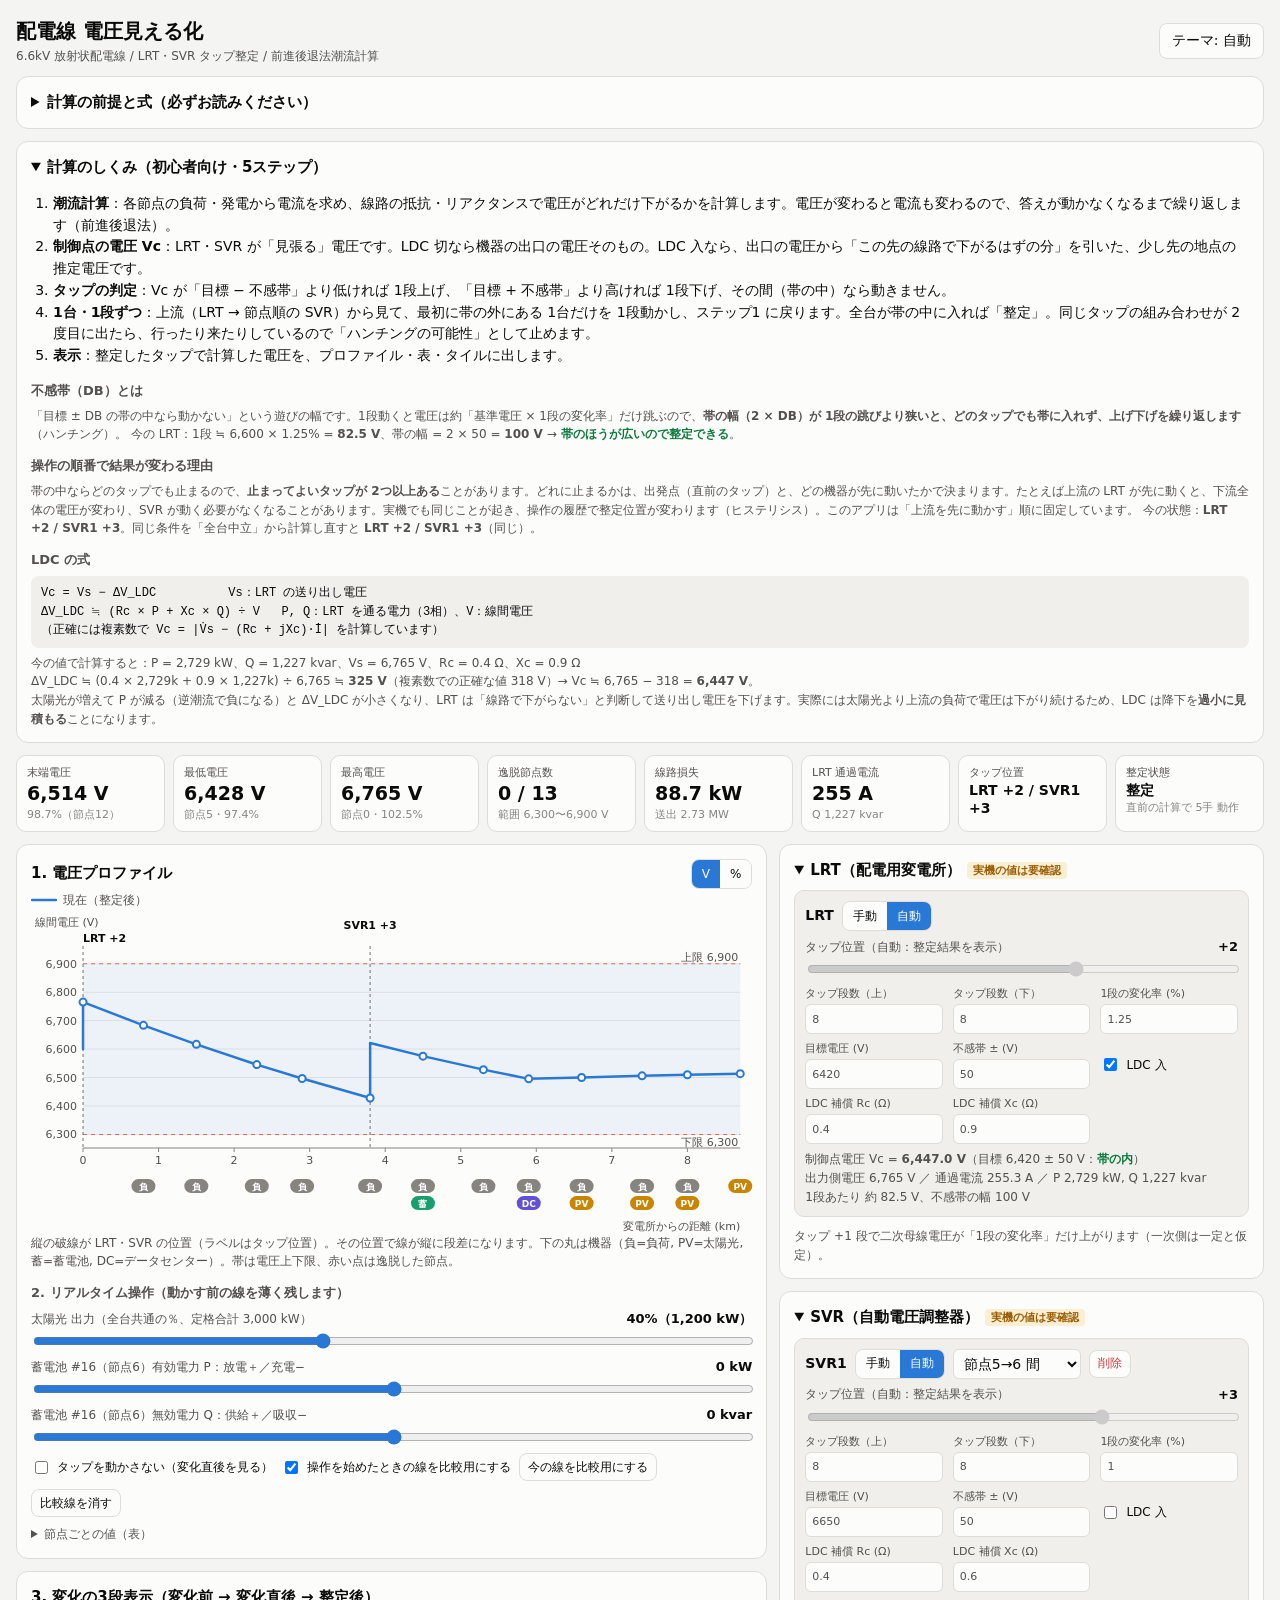
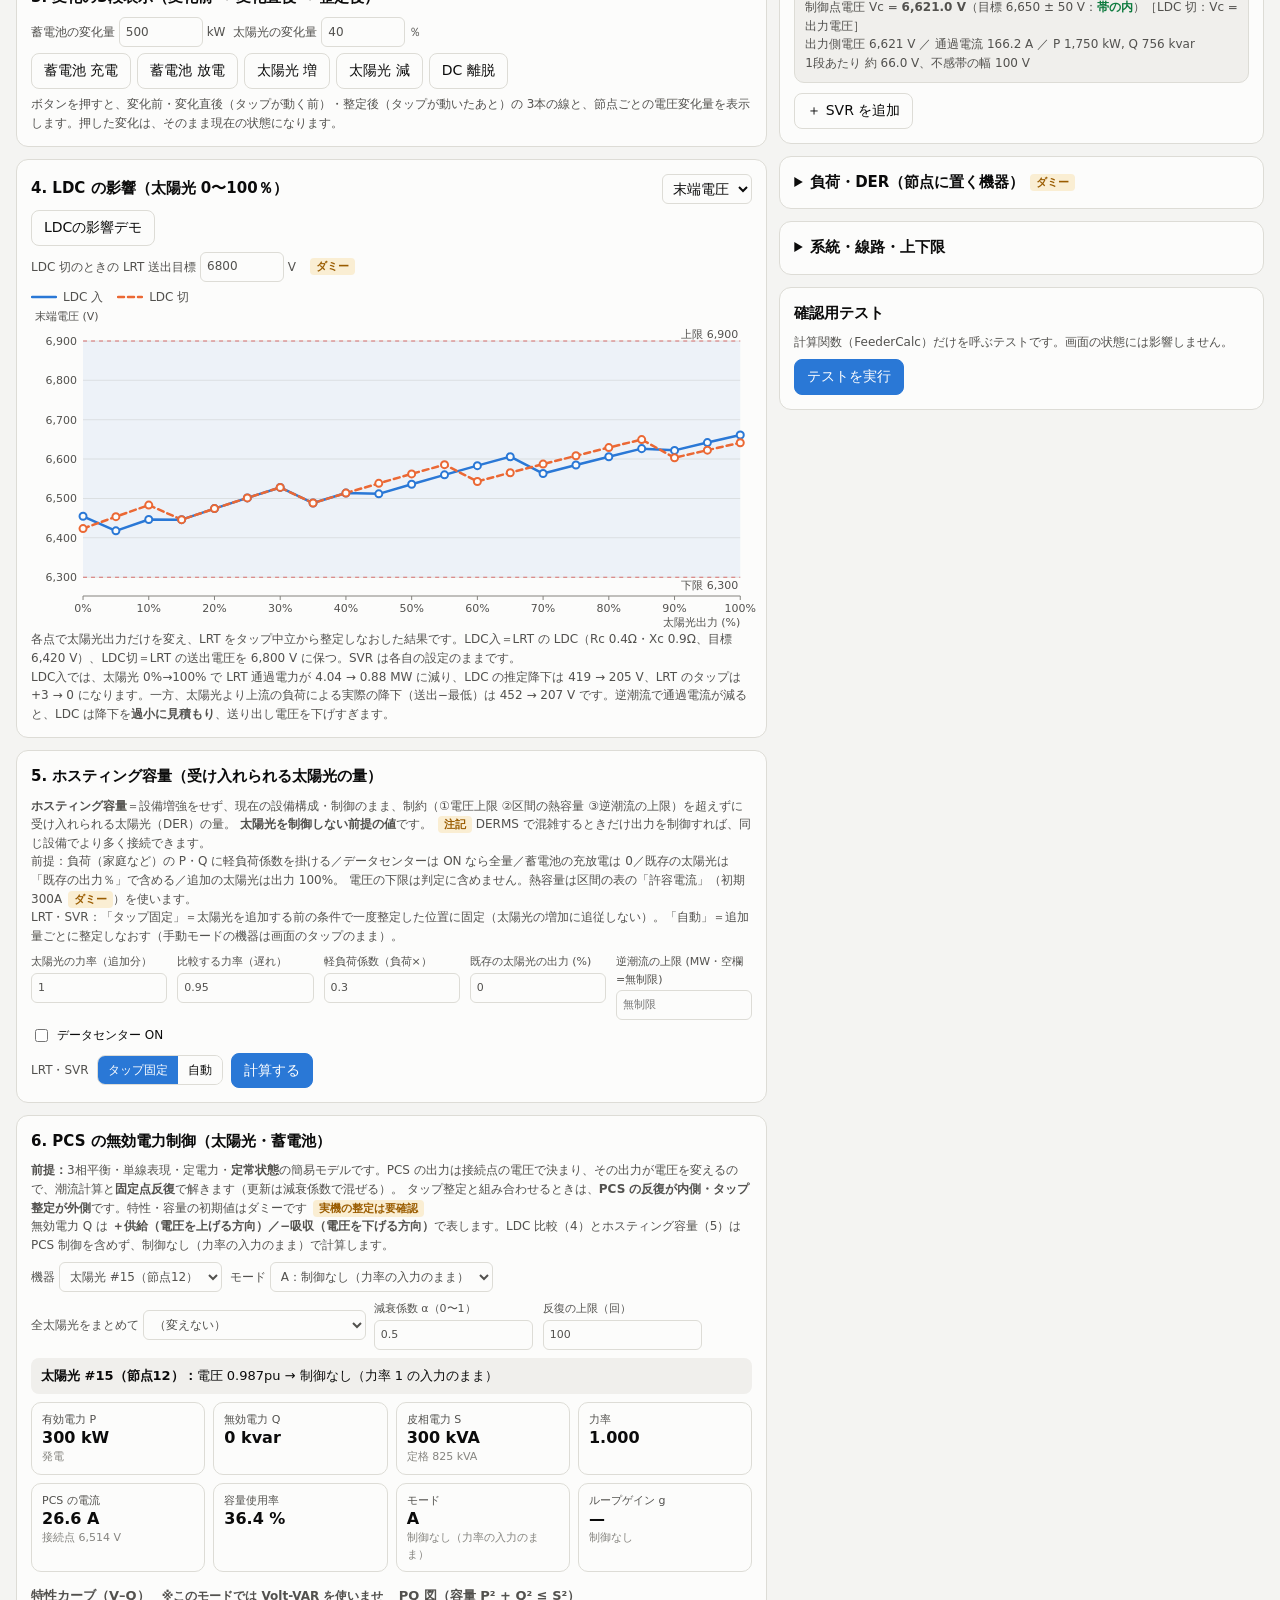
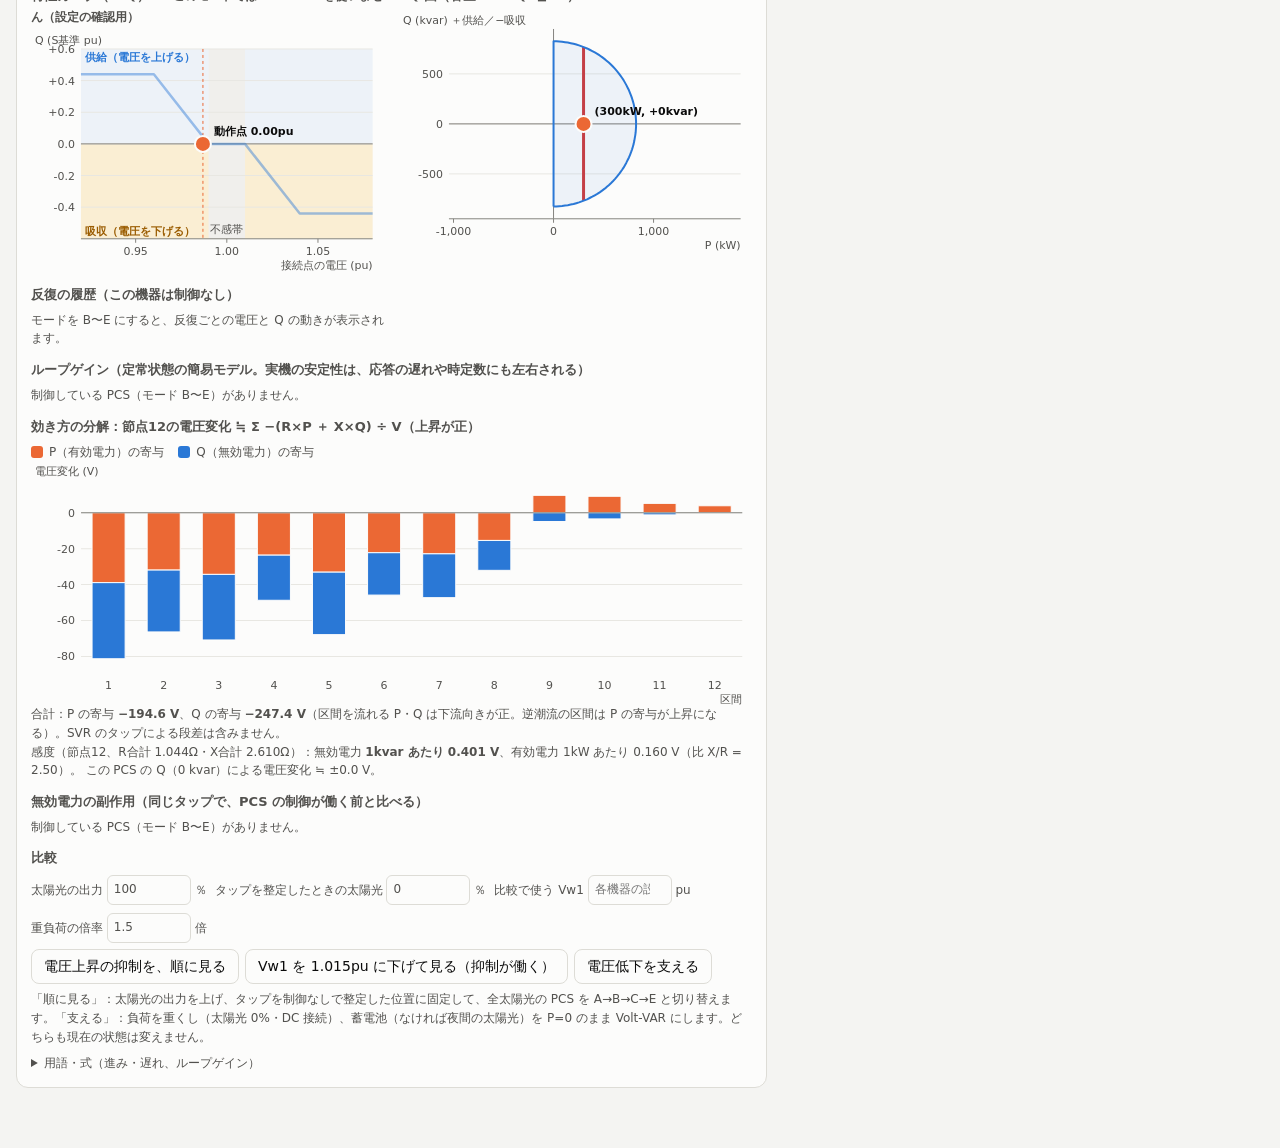
<file: feeder/index.html>
<!doctype html>
<html lang="ja">
<head>
<meta charset="utf-8">
<meta name="viewport" content="width=device-width, initial-scale=1">
<title>配電線 電圧見える化</title>
<style>
:root{
  color-scheme:light;
  --bg:#f4f4f2; --surface:#fcfcfb; --surface-2:#f0efec; --border:#dddcd6;
  --text:#0b0b0b; --text-2:#52514e; --muted:#85847f; --grid:#e8e7e2;
  --s1:#2a78d6; --s2:#eb6834; --ghost:#a3a29c; --s3:#6250d6; --hcline:#1baf7a;
  --band:rgba(42,120,214,.07); --band-edge:#9ec5f4;
  --bad:#d03b3b; --bad-bg:rgba(227,73,72,.12);
  --warn:#9a5c00; --warn-bg:rgba(237,161,0,.16);
  --good:#0f7b3f; --good-bg:rgba(0,131,0,.10);
  --i-load:#85847f; --i-pv:#c98500; --i-bess:#199e70; --i-dc:#6250d6; --i-reg:#52514e;
}
@media (prefers-color-scheme: dark){
  :root:not([data-theme="light"]){
    color-scheme:dark;
    --bg:#111110; --surface:#1a1a19; --surface-2:#242422; --border:#363531;
    --text:#f0efec; --text-2:#c3c2b7; --muted:#8f8e86; --grid:#2c2b28;
    --s1:#3987e5; --s2:#d95926; --ghost:#6f6e68; --s3:#9085e9; --hcline:#199e70;
    --band:rgba(57,135,229,.10); --band-edge:#1c5cab;
    --bad:#e66767; --bad-bg:rgba(230,103,103,.16);
    --warn:#e0a63a; --warn-bg:rgba(201,133,0,.18);
    --good:#4cc27a; --good-bg:rgba(0,131,0,.18);
    --i-load:#8f8e86; --i-pv:#c98500; --i-bess:#199e70; --i-dc:#9085e9; --i-reg:#c3c2b7;
  }
}
:root[data-theme="dark"]{
  color-scheme:dark;
  --bg:#111110; --surface:#1a1a19; --surface-2:#242422; --border:#363531;
  --text:#f0efec; --text-2:#c3c2b7; --muted:#8f8e86; --grid:#2c2b28;
  --s1:#3987e5; --s2:#d95926; --ghost:#6f6e68; --s3:#9085e9; --hcline:#199e70;
  --band:rgba(57,135,229,.10); --band-edge:#1c5cab;
  --bad:#e66767; --bad-bg:rgba(230,103,103,.16);
  --warn:#e0a63a; --warn-bg:rgba(201,133,0,.18);
  --good:#4cc27a; --good-bg:rgba(0,131,0,.18);
  --i-load:#8f8e86; --i-pv:#c98500; --i-bess:#199e70; --i-dc:#9085e9; --i-reg:#c3c2b7;
}
*{box-sizing:border-box}
html,body{margin:0}
body{background:var(--bg);color:var(--text);font:14px/1.55 system-ui,-apple-system,"Segoe UI","Hiragino Sans","Yu Gothic UI",Meiryo,sans-serif;-webkit-text-size-adjust:100%}
.wrap{max-width:1280px;margin:0 auto;padding:12px 16px 48px}
header{display:flex;align-items:center;gap:12px;flex-wrap:wrap;margin:4px 0 10px}
header h1{font-size:20px;margin:0;font-weight:700}
header .sub{color:var(--text-2);font-size:12px}
header .sp{flex:1}
button,select,input{font:inherit;color:inherit}
button{background:var(--surface);border:1px solid var(--border);border-radius:8px;padding:6px 12px;cursor:pointer;min-height:34px}
button:hover{border-color:var(--text-2)}
button.primary{background:var(--s1);border-color:var(--s1);color:#fff}
button.sm{padding:2px 8px;min-height:28px;font-size:12px}
button.danger{color:var(--bad)}
select,input[type=number],input[type=text]{background:var(--surface);border:1px solid var(--border);border-radius:6px;padding:4px 6px;min-height:30px}
input[type=number]{width:84px}
input[type=range]{width:100%;accent-color:var(--s1)}
.card{background:var(--surface);border:1px solid var(--border);border-radius:12px;padding:14px;margin-bottom:12px;min-width:0}
.card h2{font-size:15px;margin:0 0 8px;font-weight:700}
.card h3{font-size:13px;margin:12px 0 6px;color:var(--text-2)}
.note{color:var(--text-2);font-size:12px}
.dummy{display:inline-block;font-size:11px;color:var(--warn);background:var(--warn-bg);border-radius:4px;padding:0 6px;margin-left:6px;font-weight:600;vertical-align:middle}
details.card>summary{cursor:pointer;font-weight:700;font-size:15px}
details.card[open]>summary{margin-bottom:8px}
.layout{display:grid;grid-template-columns:minmax(0,1fr);gap:0 12px}
@media (min-width:1000px){.layout{grid-template-columns:minmax(0,1.55fr) minmax(340px,1fr)}}
.tiles{display:grid;grid-template-columns:repeat(auto-fit,minmax(138px,1fr));gap:8px;margin-bottom:12px}
.tile{background:var(--surface);border:1px solid var(--border);border-radius:10px;padding:8px 10px;min-width:0}
.tile .k{font-size:11px;color:var(--text-2)}
.tile .v{font-size:19px;font-weight:700;font-variant-numeric:tabular-nums;line-height:1.3;word-break:break-all}
.tile .s{font-size:11px;color:var(--muted)}
.tile.bad{border-color:var(--bad);background:var(--bad-bg)}
.tile.warn{border-color:var(--warn);background:var(--warn-bg)}
.alert{border-radius:10px;padding:8px 12px;margin-bottom:10px;font-size:13px;border:1px solid}
.alert.warn{border-color:var(--warn);background:var(--warn-bg)}
.alert.bad{border-color:var(--bad);background:var(--bad-bg)}
.row{display:flex;gap:8px;align-items:center;flex-wrap:wrap}
.chart{position:relative;width:100%;touch-action:pan-y}
.chart svg{display:block;width:100%;height:auto;overflow:visible}
.chart text{fill:var(--text-2);font-size:11px}
.tip{position:absolute;pointer-events:none;background:var(--surface);border:1px solid var(--border);border-radius:8px;padding:6px 8px;font-size:12px;box-shadow:0 4px 14px rgba(0,0,0,.15);white-space:nowrap;z-index:5;display:none;font-variant-numeric:tabular-nums}
.tip b{font-weight:700}
.legend{display:flex;gap:14px;flex-wrap:wrap;font-size:12px;color:var(--text-2);margin:2px 0 4px}
.legend span{display:inline-flex;align-items:center;gap:6px}
.legend svg{width:26px;height:10px}
.seg{display:inline-flex;border:1px solid var(--border);border-radius:8px;overflow:hidden}
.seg button{border:0;border-radius:0;min-height:28px;padding:2px 10px;font-size:12px}
.seg button.on{background:var(--s1);color:#fff}
.sl{display:grid;grid-template-columns:minmax(0,1fr) auto;gap:2px 10px;align-items:center;margin:6px 0}
.sl label{font-size:12px;color:var(--text-2)}
.sl output{font-variant-numeric:tabular-nums;font-size:13px;font-weight:600;text-align:right}
.sl input{grid-column:1/-1}
table{border-collapse:collapse;width:100%;font-size:12px;font-variant-numeric:tabular-nums}
th,td{padding:4px 6px;border-bottom:1px solid var(--border);text-align:right;white-space:nowrap}
th{color:var(--text-2);font-weight:600;position:sticky;top:0;background:var(--surface)}
td:first-child,th:first-child{text-align:left}
tr.max td{background:var(--warn-bg);font-weight:700}
td.bad{color:var(--bad);font-weight:700}
.tbl{overflow-x:auto;max-width:100%}
.reg{border:1px solid var(--border);border-radius:10px;padding:10px;margin-bottom:10px;background:var(--surface-2)}
.reg .hd{display:flex;align-items:center;gap:8px;flex-wrap:wrap;margin-bottom:6px}
.reg .hd b{font-size:14px}
.fields{display:grid;grid-template-columns:repeat(auto-fill,minmax(130px,1fr));gap:6px 10px}
.fields label{display:flex;flex-direction:column;font-size:11px;color:var(--text-2);gap:2px}
.fields label input[type=number],.fields label select{width:100%}
.fields label.chk{flex-direction:row;align-items:center;gap:6px;font-size:12px;color:var(--text)}
.status{font-size:12px;color:var(--text-2);margin-top:6px;font-variant-numeric:tabular-nums}
.dev{display:flex;flex-wrap:wrap;gap:6px 10px;align-items:flex-end;padding:8px 0;border-bottom:1px solid var(--border)}
.dev label{display:flex;flex-direction:column;font-size:11px;color:var(--text-2);gap:2px}
.dev label.chk{flex-direction:row;align-items:center;gap:6px;font-size:12px;color:var(--text)}
.dev input[type=number]{width:78px}
.badge{display:inline-flex;align-items:center;justify-content:center;min-width:28px;height:22px;border-radius:11px;font-size:11px;font-weight:700;color:#fff;padding:0 6px}
.b-load{background:var(--i-load)}.b-pv{background:var(--i-pv)}.b-bess{background:var(--i-bess)}.b-dc{background:var(--i-dc)}
.btns{display:flex;flex-wrap:wrap;gap:6px;margin:6px 0}
.pass{color:var(--good);font-weight:700}
.fail{color:var(--bad);font-weight:700}
.tests li{margin:6px 0}
.tests .d{color:var(--text-2);font-size:12px;white-space:pre-wrap}
ul.assume{margin:4px 0;padding-left:20px}
ul.assume li{margin:2px 0}
code{font-family:ui-monospace,Consolas,monospace;font-size:12px;background:var(--surface-2);padding:0 4px;border-radius:4px}
.pgrid{display:grid;grid-template-columns:minmax(0,1fr);gap:4px 14px}
@media (min-width:640px){.pgrid{grid-template-columns:minmax(0,1fr) minmax(0,1fr)}}
.pgrid h3{margin-top:8px}
.say{background:var(--surface-2);border-radius:8px;padding:8px 10px;margin:8px 0;font-size:13px}
details.pcs{flex-basis:100%;border:1px dashed var(--border);border-radius:8px;padding:4px 8px}
details.pcs>summary{cursor:pointer;font-size:12px;color:var(--text-2)}
.formula{background:var(--surface-2);border-radius:8px;padding:8px 10px;margin:6px 0;font-family:ui-monospace,Consolas,monospace;font-size:12px;overflow-x:auto;white-space:pre}
</style>
</head>
<body>
<div class="wrap">
<header>
  <div>
    <h1>配電線 電圧見える化</h1>
    <div class="sub">6.6kV 放射状配電線 / LRT・SVR タップ整定 / 前進後退法潮流計算</div>
  </div>
  <div class="sp"></div>
  <button id="themeBtn" type="button" aria-label="表示テーマの切替">テーマ: 自動</button>
</header>

<details class="card" id="assume">
  <summary>計算の前提と式（必ずお読みください）</summary>
  <ul class="assume">
    <li><b>3相平衡・単線表現。</b>負荷は<b>定電力</b>、太陽光・蓄電池・データセンターも<b>定電力出力（消費）</b>として扱います。</li>
    <li><b>画面に出す電圧はすべて線間電圧</b>（公称 6,600V）。内部計算は<b>相電圧</b> V<sub>相</sub> = V<sub>線間</sub>/√3 の複素数で行い、相あたり電力は 3相電力÷3 を使います。R・X は 1相あたりの Ω です。</li>
    <li>符号：負荷は消費が正。太陽光は発電（注入）。<b>蓄電池 P は放電（注入）が正・充電が負</b>、Q は注入（進み）が正。太陽光の力率が 1 未満のときは、無効電力を<b>吸収</b>（電圧上昇を抑える側）とします。</li>
    <li>LRT 一次側は一定電圧。上位系統・LRT・SVR のインピーダンスは第1段階では無視（短絡容量・X/R は第2段階の事故計算用の入力欄のみ）。LRT・SVR は理想変圧器：比 a = 1 + n × (1段の変化率)、出力電圧 = a × 入力電圧、入力側電流 = a × 出力側電流。</li>
    <li>SVR は「節点 k の下流側（区間 k+1 の入口）」に置きます。節点 k の負荷は SVR の上流側につながります。</li>
    <li>潮流計算（前進後退法）：後退で I<sub>k</sub> = conj(S<sub>k</sub>/V<sub>k</sub>) を末端から足し上げ、前進で V<sub>k+1</sub> = a<sub>k</sub>·V<sub>k</sub> − Z<sub>k+1</sub>·I<sub>k+1</sub>。全節点の |ΔV| &lt; 1e-9 pu で収束、最大 100 回。</li>
  </ul>
  <div class="formula">LDC 制御点電圧（相・複素）:  V̇c = V̇out − (Rc + jXc) · İ
表示・判定は線間:            Vc = √3 · |V̇c|        （LDC 切のときは Vc = √3·|V̇out|）
近似式（参考）:              ΔVc ≒ √3 · I · (Rc·cosφ + Xc·sinφ)</div>
  <ul class="assume">
    <li>タップ整定（時間変化は扱わない静的計算）：潮流計算 → 上流（LRT → 節点順の SVR）から順に自動モードの機器を調べ、最初に見つかった「|Vc − 目標| &gt; 不感帯」の機器を 1段だけ動かす → 繰り返す。どの機器も動かなくなったら整定。<b>同じタップの組み合わせが再び現れたら「ハンチングの可能性」</b>として止めます。</li>
    <li>LDC は機器を通る電流から線路の電圧降下を推定します。太陽光の逆潮流で電流が減る（逆向きになる）と降下を<b>過小に</b>見積もり、送り出し電圧を下げます。</li>
    <li>電圧上下限（初期 6,300〜6,900V）は高圧側の目安としてのダミー値です<span class="dummy">根拠は要確認</span></li>
    <li>LRT・SVR・線路・機器の初期値はすべてダミーです<span class="dummy">実機の値は要確認</span></li>
  </ul>
  <h3 style="font-size:13px;margin:10px 0 4px">ダミー値の決め方（LRT の LDC と目標電圧、SVR の目標電圧）</h3>
  <ul class="assume">
    <li>対象とする「初期状態」：太陽光 0〜100%（5% 刻み）× データセンター 接続／離脱のすべてのケース。</li>
    <li>LRT の LDC は <b>SVR の入口（節点5）</b>の電圧を守る（SVR より下流は SVR が受け持つ）。</li>
    <li>補償インピーダンスは、重負荷（太陽光0%・DC接続）のときに、LDC の推定降下 (Rc·P₀ + Xc·Q₀)/V と、母線〜節点5 の実際の降下 Σ(R<sub>k</sub>·P<sub>k</sub> + X<sub>k</sub>·Q<sub>k</sub>)/V が一致するように決める（P<sub>k</sub>, Q<sub>k</sub> は区間 k の通過電力）。</li>
  </ul>
  <div class="formula">Rc = Σ(k=1..5) R_k·P_k / P₀ = 0.408 Ω → 0.40 Ω      （参考：線路そのものは R = 0.456 Ω）
Xc = Σ(k=1..5) X_k·Q_k / Q₀ = 0.923 Ω → 0.90 Ω      （参考：線路そのものは X = 1.140 Ω）
重負荷 P₀ = 4,065 kW, Q₀ = 1,567 kvar（V = 6,600 V のとき）
  → ΔV_LDC = (0.40×4,065k + 0.90×1,567k)/6,600 ≒ 460 V（実際の降下 480 V）
  タップが上がり送出が約 6,765 V になると、P₀・Q₀ と V が変わり ΔV_LDC ≒ 425 V、実際 460 V（推定 − 実際 = −35 V）

整定後 Vc ∈ [T−DB, T+DB]、送出 Vs = Vc + ΔV_LDC、節点5 V₅ ≒ Vc + (推定 − 実際)
  上限:  T + DB + ΔV_LDC,max ≤ 6,900  →  T ≤ 6,900 − 50 − 425 = 6,425
  下限:  T − DB − 35 ≥ 6,300          →  T ≥ 6,300 + 50 + 35 = 6,385
  ハンチングしない: 2·DB > 1段 = 6,600 × 1.25% = 82.5 V  →  DB = ±50 V
  送出電圧はタップで 6,600×(1 + n×1.25%) のとびとびの値しか取れないため、
  6,385〜6,425 V の中で全ケースを計算し、上下の余裕が釣り合う値を選んだ
  → LRT: T = 6,420 V, DB = ±50 V（全42ケースで 下限まで 54 V、上限まで 53 V の余裕）

SVR（節点5 の下流）: 下流での最大降下 215 V、最大上昇 111 V
  T − DB − 215 ≥ 6,300  かつ  T + DB + 111 ≤ 6,900  →  SVR: T = 6,650 V, DB = ±50 V</div>
  <ul class="assume">
    <li>T の取りうる幅が 40 V しかないのは、母線〜節点5 の降下（重負荷で約 460〜480 V）が許容幅 600 V の大半を使うためです。</li>
    <li>LDC 切で送出電圧を固定する場合、節点5 までの降下は 14〜480 V と変わるため、全ケースで上下限に収まる送出電圧の幅は 600 − 466 − 2·DB ≒ 14 V しか残らず、実際上は成り立ちません。比較グラフの LDC 切（目標 6,800 V）で重負荷のときに逸脱が出るのはこのためで、LDC が必要な理由です。</li>
  </ul>
</details>

<details class="card" id="howto" open>
  <summary>計算のしくみ（初心者向け・5ステップ）</summary>
  <ol class="assume" style="padding-left:22px">
    <li><b>潮流計算</b>：各節点の負荷・発電から電流を求め、線路の抵抗・リアクタンスで電圧がどれだけ下がるかを計算します。電圧が変わると電流も変わるので、答えが動かなくなるまで繰り返します（前進後退法）。</li>
    <li><b>制御点の電圧 Vc</b>：LRT・SVR が「見張る」電圧です。LDC 切なら機器の出口の電圧そのもの。LDC 入なら、出口の電圧から「この先の線路で下がるはずの分」を引いた、少し先の地点の推定電圧です。</li>
    <li><b>タップの判定</b>：Vc が「目標 − 不感帯」より低ければ 1段上げ、「目標 + 不感帯」より高ければ 1段下げ、その間（帯の中）なら動きません。</li>
    <li><b>1台・1段ずつ</b>：上流（LRT → 節点順の SVR）から見て、最初に帯の外にある 1台だけを 1段動かし、ステップ1 に戻ります。全台が帯の中に入れば「整定」。同じタップの組み合わせが 2度目に出たら、行ったり来たりしているので「ハンチングの可能性」として止めます。</li>
    <li><b>表示</b>：整定したタップで計算した電圧を、プロファイル・表・タイルに出します。</li>
  </ol>
  <h3>不感帯（DB）とは</h3>
  <p class="note" style="margin:0">「目標 ± DB の帯の中なら動かない」という遊びの幅です。1段動くと電圧は約「基準電圧 × 1段の変化率」だけ跳ぶので、<b>帯の幅（2 × DB）が 1段の跳びより狭いと、どのタップでも帯に入れず、上げ下げを繰り返します</b>（ハンチング）。<span id="howDb"></span></p>
  <h3>操作の順番で結果が変わる理由</h3>
  <p class="note" style="margin:0">帯の中ならどのタップでも止まるので、<b>止まってよいタップが 2つ以上ある</b>ことがあります。どれに止まるかは、出発点（直前のタップ）と、どの機器が先に動いたかで決まります。たとえば上流の LRT が先に動くと、下流全体の電圧が変わり、SVR が動く必要がなくなることがあります。実機でも同じことが起き、操作の履歴で整定位置が変わります（ヒステリシス）。このアプリは「上流を先に動かす」順に固定しています。<span id="howOrder"></span></p>
  <h3>LDC の式</h3>
  <div class="formula">Vc = Vs − ΔV_LDC          Vs：LRT の送り出し電圧
ΔV_LDC ≒ (Rc × P + Xc × Q) ÷ V   P, Q：LRT を通る電力（3相）、V：線間電圧
（正確には複素数で Vc = |V̇s − (Rc + jXc)·İ| を計算しています）</div>
  <p class="note" style="margin:0" id="howLdc"></p>
</details>

<div id="alerts"></div>
<div class="tiles" id="tiles"></div>

<div class="layout">
<div>
  <section class="card" id="profileCard">
    <div class="row" style="justify-content:space-between">
      <h2 style="margin:0">1. 電圧プロファイル</h2>
      <div class="seg" id="unitSeg"><button type="button" data-u="v" class="on">V</button><button type="button" data-u="pct">%</button></div>
    </div>
    <div class="legend" id="profLegend"></div>
    <div id="profChart" class="chart"></div>
    <div class="note">縦の破線が LRT・SVR の位置（ラベルはタップ位置）。その位置で線が縦に段差になります。下の丸は機器（負=負荷, PV=太陽光, 蓄=蓄電池, DC=データセンター）。帯は電圧上下限、赤い点は逸脱した節点。</div>

    <h3>2. リアルタイム操作（動かす前の線を薄く残します）</h3>
    <div id="sliders"></div>
    <div class="row" style="margin-top:4px">
      <label class="row" style="gap:6px;font-size:12px"><input type="checkbox" id="freeze"> タップを動かさない（変化直後を見る）</label>
      <label class="row" style="gap:6px;font-size:12px"><input type="checkbox" id="autoBase" checked> 操作を始めたときの線を比較用にする</label>
      <button type="button" class="sm" id="setBase">今の線を比較用にする</button>
      <button type="button" class="sm" id="clearBase">比較線を消す</button>
    </div>
    <details style="margin-top:8px"><summary class="note" style="cursor:pointer">節点ごとの値（表）</summary><div class="tbl" id="nodeTable"></div></details>
  </section>

  <section class="card" id="eventCard">
    <h2>3. 変化の3段表示（変化前 → 変化直後 → 整定後）</h2>
    <div class="row note">
      <label>蓄電池の変化量 <input type="number" id="evBess" value="500" step="50" min="0"> kW</label>
      <label>太陽光の変化量 <input type="number" id="evPv" value="40" step="5" min="0" max="100"> ％</label>
    </div>
    <div class="btns" id="evBtns">
      <button type="button" data-ev="bessCh">蓄電池 充電</button>
      <button type="button" data-ev="bessDis">蓄電池 放電</button>
      <button type="button" data-ev="pvUp">太陽光 増</button>
      <button type="button" data-ev="pvDown">太陽光 減</button>
      <button type="button" data-ev="dc" id="evDc">DC 離脱</button>
    </div>
    <div id="evBody"><div class="note">ボタンを押すと、変化前・変化直後（タップが動く前）・整定後（タップが動いたあと）の 3本の線と、節点ごとの電圧変化量を表示します。押した変化は、そのまま現在の状態になります。</div></div>
  </section>

  <section class="card" id="ldcCard">
    <div class="row" style="justify-content:space-between">
      <h2 style="margin:0">4. LDC の影響（太陽光 0〜100％）</h2>
      <select id="ldcMetric" aria-label="表示する電圧">
        <option value="end">末端電圧</option>
        <option value="min">最低電圧</option>
        <option value="max">最高電圧</option>
      </select>
    </div>
    <div class="btns"><button type="button" id="ldcDemo">LDCの影響デモ</button><button type="button" id="ldcDemoBack" hidden>元の設定に戻す</button></div>
    <div id="ldcDemoBox"></div>
    <div class="row note" style="margin:6px 0"><label>LDC 切のときの LRT 送出目標 <input type="number" id="ldcOffTarget" step="10"> V</label><span class="dummy">ダミー</span></div>
    <div class="legend" id="ldcLegend"></div>
    <div id="ldcChart" class="chart"></div>
    <div class="note" id="ldcNote"></div>
  </section>

  <section class="card" id="hcCard">
    <h2>5. ホスティング容量（受け入れられる太陽光の量）</h2>
    <div class="note">
      <b>ホスティング容量</b>＝設備増強をせず、現在の設備構成・制御のまま、制約（①電圧上限 ②区間の熱容量 ③逆潮流の上限）を超えずに受け入れられる太陽光（DER）の量。
      <b>太陽光を制御しない前提の値</b>です。<span class="dummy">注記</span> DERMS で混雑するときだけ出力を制御すれば、同じ設備でより多く接続できます。<br>
      前提：負荷（家庭など）の P・Q に軽負荷係数を掛ける／データセンターは ON なら全量／蓄電池の充放電は 0／既存の太陽光は「既存の出力％」で含める／追加の太陽光は出力 100%。
      電圧の下限は判定に含めません。熱容量は区間の表の「許容電流」（初期 300A<span class="dummy">ダミー</span>）を使います。<br>
      LRT・SVR：「タップ固定」＝太陽光を追加する前の条件で一度整定した位置に固定（太陽光の増加に追従しない）。「自動」＝追加量ごとに整定しなおす（手動モードの機器は画面のタップのまま）。
    </div>
    <div class="fields" style="margin-top:8px" id="hcFields"></div>
    <div class="row" style="margin-top:8px">
      <span class="note">LRT・SVR</span>
      <div class="seg" id="hcTapSeg"><button type="button" data-t="fixed">タップ固定</button><button type="button" data-t="auto">自動</button></div>
      <button type="button" class="primary" id="hcRun">計算する</button>
      <span class="note" id="hcStatus"></span>
    </div>
    <div id="hcBody"></div>
  </section>

  <section class="card" id="pcsCard">
    <h2>6. PCS の無効電力制御（太陽光・蓄電池）</h2>
    <div class="note">
      <b>前提：</b>3相平衡・単線表現・定電力・<b>定常状態</b>の簡易モデルです。PCS の出力は接続点の電圧で決まり、その出力が電圧を変えるので、潮流計算と<b>固定点反復</b>で解きます（更新は減衰係数で混ぜる）。
      タップ整定と組み合わせるときは、<b>PCS の反復が内側・タップ整定が外側</b>です。特性・容量の初期値はダミーです<span class="dummy">実機の整定は要確認</span><br>
      無効電力 Q は <b>＋供給（電圧を上げる方向）／−吸収（電圧を下げる方向）</b>で表します。LDC 比較（4）とホスティング容量（5）は PCS 制御を含めず、制御なし（力率の入力のまま）で計算します。
    </div>
    <div class="row note" style="margin-top:8px" id="pcsTop"></div>
    <div id="pcsAlerts" style="margin-top:8px"></div>
    <div id="pcsBody"></div>
    <h3>比較</h3>
    <div class="row note">
      <label>太陽光の出力 <input type="number" id="pcsCmpPv" value="100" min="0" max="100" step="5"> ％</label>
      <label>タップを整定したときの太陽光 <input type="number" id="pcsCmpTapPv" value="0" min="0" max="100" step="10"> ％</label>
      <label>比較で使う Vw1 <input type="number" id="pcsCmpVw1" min="0.9" max="1.1" step="0.005" placeholder="各機器の設定"> pu</label>
      <label>重負荷の倍率 <input type="number" id="pcsCmpLoad" value="1.5" min="1" step="0.1"> 倍</label>
    </div>
    <div class="btns"><button type="button" id="pcsStep">電圧上昇の抑制を、順に見る</button><button type="button" id="pcsStepVw">Vw1 を 1.015pu に下げて見る（抑制が働く）</button><button type="button" id="pcsSupport">電圧低下を支える</button></div>
    <div id="pcsCmp"><div class="note">「順に見る」：太陽光の出力を上げ、タップを制御なしで整定した位置に固定して、全太陽光の PCS を A→B→C→E と切り替えます。「支える」：負荷を重くし（太陽光 0%・DC 接続）、蓄電池（なければ夜間の太陽光）を P=0 のまま Volt-VAR にします。どちらも現在の状態は変えません。</div></div>
    <details style="margin-top:8px"><summary class="note" style="cursor:pointer">用語・式（進み・遅れ、ループゲイン）</summary>
      <ul class="assume note">
        <li>日本語の「進み・遅れ」は、基準を機器側にとるか系統側にとるかで向きが逆になります<span class="dummy">要確認</span>。このアプリの式と表示では使わず、「供給・吸収」で表します。</li>
        <li>容量制約 P² + Q² ≦ S²。有効電力優先なら Q の上限 = √(S² − P²)（P が大きいほど無効電力を出せない）。無効電力優先なら P の上限 = √(S² − Q²)。</li>
        <li>電圧変化 ≒ (R × P + X × Q) ÷ V（P・Q は区間を流れる電力）。1kvar あたりの電圧変化（感度）≒ X合計 ÷ V、1kW あたり ≒ R合計 ÷ V。</li>
      </ul>
      <div class="formula">ループゲイン（各 PCS）  g = |特性の傾き dQ/dV [kvar/V]| × (X合計 × 1000 ÷ V) ＋ |dP/dV [kW/V]| × (R合計 × 1000 ÷ V)
  特性の傾き = |ΔQ[pu] ÷ ΔV[pu]| × S ÷ V基準（動作点のある区間。不感帯・端の外・容量で頭打ちのときは 0）
全体のゲイン  ρ = 行列 G_ij = (kq_i × X共通_ij + kp_i × R共通_ij) × 1000 ÷ V_i の最大固有値
  （X共通_ij：変電所から PCS i・j までの経路のうち、共通の部分のリアクタンス。近くの PCS 同士は互いの電圧を動かし合う）
減衰なし（α=1）の反復は ρ > 1 で振動。減衰 α で混ぜると、収束の目安は ρ < 2/α − 1（α=0.5 なら 3）</div>
      <div class="note">ゲインは定常状態の簡易モデルです。実機の安定性は、応答の遅れや時定数にも左右されます。</div>
    </details>
  </section>
</div>

<div>
  <details class="card" open>
    <summary>LRT（配電用変電所）<span class="dummy">実機の値は要確認</span></summary>
    <div id="lrtBox"></div>
  </details>
  <details class="card" open>
    <summary>SVR（自動電圧調整器）<span class="dummy">実機の値は要確認</span></summary>
    <div id="svrBox"></div>
    <button type="button" id="addSvr">＋ SVR を追加</button>
  </details>
  <details class="card">
    <summary>負荷・DER（節点に置く機器）<span class="dummy">ダミー</span></summary>
    <div id="devBox"></div>
    <div class="row" style="margin-top:8px">
      <select id="newDevType"><option value="load">負荷</option><option value="pv">太陽光</option><option value="bess">蓄電池</option><option value="dc">データセンター</option></select>
      <label class="note">節点 <select id="newDevNode"></select></label>
      <button type="button" id="addDev">＋ 追加</button>
    </div>
  </details>
  <details class="card">
    <summary>系統・線路・上下限</summary>
    <div class="fields" id="sysFields"></div>
    <h3>上位系統（第2段階の事故計算で使用予定・現在は計算に未使用）</h3>
    <div class="fields" id="upFields"></div>
    <h3>区間（線路）<span class="dummy">ダミー</span></h3>
    <div class="tbl" id="secTable"></div>
    <div class="btns"><button type="button" class="sm" id="addSec">＋ 末尾に区間を追加</button><button type="button" class="sm danger" id="delSec">末尾の区間を削除</button><button type="button" class="sm" id="resetAll">すべて初期値に戻す</button></div>
  </details>
  <section class="card">
    <h2>確認用テスト</h2>
    <div class="note">計算関数（FeederCalc）だけを呼ぶテストです。画面の状態には影響しません。</div>
    <button type="button" class="primary" id="runTests" style="margin-top:8px">テストを実行</button>
    <div id="testOut"></div>
  </section>
</div>
</div>
<pre id="testJson" hidden></pre>
</div>

<script>
/* =====================================================================
   計算部（UIに依存しない）: FeederCalc
   ===================================================================== */
const FeederCalc = (() => {
  const SQ3 = Math.sqrt(3);
  const C = (re, im = 0) => ({ re, im });
  const add = (a, b) => C(a.re + b.re, a.im + b.im);
  const sub = (a, b) => C(a.re - b.re, a.im - b.im);
  const mul = (a, b) => C(a.re * b.re - a.im * b.im, a.re * b.im + a.im * b.re);
  const div = (a, b) => { const d = b.re * b.re + b.im * b.im; return C((a.re * b.re + a.im * b.im) / d, (a.im * b.re - a.re * b.im) / d); };
  const conj = a => C(a.re, -a.im);
  const abs = a => Math.hypot(a.re, a.im);
  const scl = (a, k) => C(a.re * k, a.im * k);

  const clone = o => JSON.parse(JSON.stringify(o));

  function defaultModel() {
    const lens = [0.8, 0.7, 0.8, 0.6, 0.9, 0.7, 0.8, 0.6, 0.7, 0.8, 0.6, 0.7];
    const loads = [0, 180, 160, 200, 150, 220, 180, 160, 140, 170, 150, 130, 0];
    const devices = [];
    let id = 1;
    loads.forEach((p, n) => { if (p > 0) devices.push({ id: id++, type: 'load', node: n, p, q: Math.round(p * 0.329) }); });
    [9, 10, 11, 12].forEach(n => devices.push({ id: id++, type: 'pv', node: n, p: 750, pf: 1.0 }));
    devices.push({ id: id++, type: 'bess', node: 6, p: 0, q: 0, rated: 500 });
    devices.push({ id: id++, type: 'dc', node: 8, p: 2000, q: 400, tripped: false });
    return {
      Vbase: 6600,
      sections: lens.map(len => ({ len, r: 0.12, x: 0.30, amp: 300 })),
      hc: { pf: 1.0, pf2: 0.95, loadFactor: 0.3, dcOn: false, tapMode: 'fixed', existingPv: 0, revMW: null },
      limits: { lo: 6300, hi: 6900 },
      upstream: { scMVA: 500, xr: 10 },
      pvScale: 40,
      lrt: { name: 'LRT', mode: 'auto', tap: 0, nUp: 8, nDown: 8, step: 1.25, target: 6420, db: 50, ldc: true, rc: 0.40, xc: 0.90, targetOff: 6800 },
      svrs: [
        { id: 1, name: 'SVR1', node: 5, mode: 'auto', tap: 0, nUp: 8, nDown: 8, step: 1.0, target: 6650, db: 50, ldc: false, rc: 0.4, xc: 0.6 }
      ],
      devices,
      nextId: id,
      nextSvr: 2
    };
  }

  function nodeX(m) { const xs = [0]; m.sections.forEach(s => xs.push(xs[xs.length - 1] + s.len)); return xs; }

  /** 機器の正味消費（3相, kW / kvar）。注入は負。 */
  function deviceLoad(d, m) {
    switch (d.type) {
      case 'load': return { p: d.p, q: d.q };
      case 'pv': {
        const out = d.p * ((d.scale ?? m.pvScale) / 100);   // scale を持つ太陽光（ホスティング容量の追加分）は共通％に従わない
        const pf = Math.min(1, Math.max(0.01, d.pf));
        return { p: -out, q: out * Math.tan(Math.acos(pf)) };
      }
      case 'bess': return { p: -d.p, q: -d.q };
      case 'dc': return d.tripped ? { p: 0, q: 0 } : { p: d.p, q: d.q };
    }
    return { p: 0, q: 0 };
  }
  /** ovr（任意）: { 機器id: {p, q} } … PCS の出力（注入が正, kW / kvar）。指定された機器は deviceLoad の代わりにこの値を使う */
  function nodeLoads(m, ovr) {
    const n = m.sections.length + 1;
    const P = new Array(n).fill(0), Q = new Array(n).fill(0);
    m.devices.forEach(d => {
      if (d.node >= 0 && d.node < n) {
        const o = ovr && ovr[d.id];
        const l = o ? { p: -o.p, q: -o.q } : deviceLoad(d, m);
        P[d.node] += l.p; Q[d.node] += l.q;
      }
    });
    return { P, Q };
  }
  const ratio = (reg, tap) => 1 + tap * reg.step / 100;
  function currentTaps(m) { return { lrt: m.lrt.tap, svr: m.svrs.map(s => s.tap) }; }

  /** 前進後退法の潮流計算。taps = {lrt, svr:[...]}（model.svrs と同じ並び） */
  function powerFlow(m, taps, opt = {}) {
    taps = taps || currentTaps(m);
    const N = m.sections.length, nn = N + 1;
    const tol = opt.tol ?? 1e-9, maxIter = opt.maxIter ?? 100;
    const aNode = new Array(nn).fill(1);
    m.svrs.forEach((s, i) => { if (s.node >= 0 && s.node < N) aNode[s.node] *= ratio(s, taps.svr[i]); });
    const aL = ratio(m.lrt, taps.lrt);
    const Vph = m.Vbase / SQ3;
    const V0 = C(Vph * aL, 0);
    const { P, Q } = nodeLoads(m, opt.pcsOut);
    const S = P.map((p, k) => C(p * 1000 / 3, Q[k] * 1000 / 3));      // 相あたり VA
    const Z = [null].concat(m.sections.map(s => C(s.len * s.r, s.len * s.x)));
    let V = [V0];
    for (let k = 1; k < nn; k++) V.push(scl(V[k - 1], aNode[k - 1]));
    let Isec = new Array(nn + 1).fill(C(0)), Ilrt = C(0), converged = false, iter = 0;
    for (iter = 1; iter <= maxIter; iter++) {
      // 後退
      const J = V.map((v, k) => conj(div(S[k], v)));
      Isec = new Array(nn + 1).fill(C(0));
      for (let k = N; k >= 1; k--) Isec[k] = add(J[k], scl(Isec[k + 1], aNode[k]));
      Ilrt = add(J[0], scl(Isec[1] || C(0), aNode[0]));
      // 前進
      const Vn = [V0];
      for (let k = 1; k < nn; k++) Vn.push(sub(scl(Vn[k - 1], aNode[k - 1]), mul(Z[k], Isec[k])));
      let md = 0;
      for (let k = 0; k < nn; k++) md = Math.max(md, abs(sub(Vn[k], V[k])) / Vph);
      V = Vn;
      if (md < tol) { converged = true; break; }
    }
    let loss = 0;
    for (let k = 1; k <= N; k++) { const i = abs(Isec[k]); loss += 3 * i * i * Z[k].re; }
    const Slrt = scl(mul(V0, conj(Ilrt)), 3);
    return {
      V, Vll: V.map(v => abs(v) * SQ3), aNode, Isec, Ilrt, Slrt,
      lossKW: loss / 1000, converged, iter: Math.min(iter, maxIter), x: nodeX(m), taps: { lrt: taps.lrt, svr: taps.svr.slice() }
    };
  }

  /** 機器の出力側電圧・通過電流（相・複素） */
  function regIO(m, pf, reg) {
    if (reg === m.lrt) return { Vout: pf.V[0], I: pf.Ilrt };
    const k = reg.node;
    return { Vout: scl(pf.V[k], pf.aNode[k]), I: pf.Isec[k + 1] || C(0) };
  }
  /** LDC 制御点電圧（線間 V）: Vc = √3 |Vout − (Rc + jXc) I| */
  function controlVoltage(m, pf, reg, ldcOverride) {
    const { Vout, I } = regIO(m, pf, reg);
    const ldc = ldcOverride === undefined ? reg.ldc : ldcOverride;
    const v = ldc ? sub(Vout, mul(C(reg.rc, reg.xc), I)) : Vout;
    return abs(v) * SQ3;
  }
  function regFlow(m, pf, reg) {
    const { Vout, I } = regIO(m, pf, reg);
    const S = scl(mul(Vout, conj(I)), 3);
    return { I: abs(I), P: S.re / 1000, Q: S.im / 1000, Vout: abs(Vout) * SQ3 };
  }

  function regOrder(m) {
    const list = [{ reg: m.lrt, kind: 'lrt', i: -1 }];
    m.svrs.map((s, i) => ({ reg: s, kind: 'svr', i })).sort((a, b) => a.reg.node - b.reg.node || a.reg.id - b.reg.id).forEach(o => list.push(o));
    return list;
  }

  /** タップ整定（静的）。上流から順に 1段ずつ動かし、同じ状態が再現したらハンチング。
      opt.flow（任意）: タップ状態ごとの潮流計算を差し替える（PCS 制御の固定点反復を内側に入れる口）。既定は powerFlow。 */
  function settle(m, start, opt = {}) {
    const maxMoves = opt.maxMoves ?? 400;
    const flow = opt.flow || ((mm, t) => powerFlow(mm, t));
    start = start || currentTaps(m);
    const clampT = (reg, t) => Math.max(-reg.nDown, Math.min(reg.nUp, Math.round(t)));
    const taps = { lrt: clampT(m.lrt, start.lrt), svr: m.svrs.map((s, i) => clampT(s, start.svr[i] ?? 0)) };
    const order = regOrder(m);
    const get = o => o.kind === 'lrt' ? taps.lrt : taps.svr[o.i];
    const set = (o, v) => { if (o.kind === 'lrt') taps.lrt = v; else taps.svr[o.i] = v; };
    const key = () => taps.lrt + '|' + taps.svr.join(',');
    const seen = new Map();
    const moves = [];
    let pf, status = 'settled', cycle = [];
    while (true) {
      pf = flow(m, taps);
      seen.set(key(), moves.length);
      if (pf.pcs && !pf.pcs.converged) { status = 'pcsHunting'; break; }   // 内側（PCS）が収束しない → タップの判定をせずに止める
      let moved = false;
      for (const o of order) {
        const r = o.reg;
        if (r.mode !== 'auto') continue;
        const vc = controlVoltage(m, pf, r), t = get(o);
        if (vc < r.target - r.db && t < r.nUp) { set(o, t + 1); moves.push({ name: r.name, from: t, to: t + 1, vc }); moved = true; break; }
        if (vc > r.target + r.db && t > -r.nDown) { set(o, t - 1); moves.push({ name: r.name, from: t, to: t - 1, vc }); moved = true; break; }
      }
      if (!moved) break;
      const k = key();
      if (seen.has(k)) {
        status = 'hunting';
        cycle = [...new Set(moves.slice(seen.get(k)).map(x => x.name))];
        pf = flow(m, taps);
        break;
      }
      if (moves.length >= maxMoves) { status = 'maxiter'; pf = flow(m, taps); break; }
    }
    const regs = order.map(o => {
      const r = o.reg, vc = controlVoltage(m, pf, r), t = get(o);
      const inBand = Math.abs(vc - r.target) <= r.db + 1e-9;
      const limit = !inBand && ((vc < r.target && t >= r.nUp) || (vc > r.target && t <= -r.nDown));
      return { name: r.name, kind: o.kind, i: o.i, mode: r.mode, tap: t, vc, target: r.target, db: r.db, inBand, limit };
    });
    return { pf, taps, status, moves, cycle, regs, limited: regs.filter(r => r.mode === 'auto' && r.limit).map(r => r.name) };
  }

  function summarize(m, pf) {
    const N = m.sections.length;
    let iMin = 0, iMax = 0, viol = 0;
    pf.Vll.forEach((v, k) => {
      if (v < pf.Vll[iMin]) iMin = k;
      if (v > pf.Vll[iMax]) iMax = k;
      if (v < m.limits.lo || v > m.limits.hi) viol++;
    });
    return { end: pf.Vll[N], min: pf.Vll[iMin], iMin, max: pf.Vll[iMax], iMax, viol, loss: pf.lossKW };
  }

  /** LRT の LDC 入/切 で太陽光 0〜100% を掃引（各点、タップ中立から整定）。
      LDC 切のときは LRT 目標を targetOff（送出電圧の固定目標）に置き換える。SVR は各自の設定のまま。 */
  function ldcSweep(m, stepPct = 5) {
    const out = { on: [], off: [] };
    for (const ldc of [true, false]) {
      const m2 = clone(m);
      m2.lrt.mode = 'auto'; m2.lrt.ldc = ldc;
      if (!ldc) m2.lrt.target = m.lrt.targetOff ?? m.lrt.target;
      for (let s = 0; s <= 100 + 1e-9; s += stepPct) {
        m2.pvScale = s;
        const start = { lrt: 0, svr: m2.svrs.map(v => v.mode === 'auto' ? 0 : v.tap) };
        const r = settle(m2, start);
        const sm = summarize(m2, r.pf);
        const vout = r.pf.Vll[0];
        const est = vout - controlVoltage(m2, r.pf, m2.lrt, true);   // LDC が推定する降下（LRT の Rc・Xc）
        (ldc ? out.on : out.off).push({ pv: s, end: sm.end, min: sm.min, max: sm.max, iMin: sm.iMin, iMax: sm.iMax, lrtTap: r.taps.lrt, svrTaps: r.taps.svr.slice(), status: r.status, lrtP: r.pf.Slrt.re / 1000, bus: vout, estDrop: est, actDrop: vout - sm.min });
      }
    }
    return out;
  }

  /** 「LDCの影響デモ」：補償値を末端までの線路インピーダンスにする（補償しすぎ）。重負荷（太陽光0%・DC接続）にする。 */
  /* ---------------- ホスティング容量（潮流計算・整定は既存の powerFlow / settle を呼ぶだけ） ---------------- */
  const HC_KIND = { voltage: '電圧上限', thermal: '熱容量', reverse: '逆潮流', base: '初期状態で違反', capped: '探索上限' };
  /** 制約の判定：①電圧上限 ②区間の許容電流 ③逆潮流の上限 */
  function checkConstraints(m, pf, revMW) {
    const kinds = [];
    const vmax = Math.max(...pf.Vll);
    let iRatio = 0, iSec = 0;
    for (let k = 1; k <= m.sections.length; k++) {
      const r = abs(pf.Isec[k]) / (m.sections[k - 1].amp ?? 300);
      if (r > iRatio) { iRatio = r; iSec = k; }
    }
    const pLrt = pf.Slrt.re / 1000;
    if (vmax > m.limits.hi + 1e-9) kinds.push('voltage');
    if (iRatio > 1 + 1e-12) kinds.push('thermal');
    if (revMW !== null && revMW !== undefined && revMW !== '' && pLrt < -revMW * 1000 - 1e-9) kinds.push('reverse');
    return { ok: kinds.length === 0, kinds, vmax, iRatio, iSec, pLrt };
  }
  /** 条件（軽負荷係数・DC・蓄電池0・既存太陽光％）を反映したモデルの複製と基準タップ */
  function hcPrepare(m, c) {
    const b = clone(m);
    b.devices.forEach(d => {
      if (d.type === 'load') { d.p *= c.loadFactor; d.q *= c.loadFactor; }
      if (d.type === 'dc') d.tripped = !c.dcOn;
      if (d.type === 'bess') { d.p = 0; d.q = 0; }
    });
    b.pvScale = c.existingPv;
    if (c.tapMode === 'auto') { b.lrt.mode = 'auto'; b.svrs.forEach(s => s.mode = 'auto'); }
    // 基準タップ：追加前の評価条件（軽負荷など）で一度整定した位置。
    // タップ固定＝この位置のまま太陽光を増やす／自動＝追加量ごとに、ここから整定しなおす。
    const base = settle(b, currentTaps(m));
    return { b, baseTaps: base.taps, baseStatus: base.status };
  }
  /** 追加量 kW を alloc（[節点, 割合]）で置いたときの潮流と制約判定 */
  function hcEval(prep, c, alloc, kW) {
    const m3 = clone(prep.b);
    let id = 900000;
    if (kW > 0) alloc.forEach(([node, w]) => m3.devices.push({ id: id++, type: 'pv', node, p: kW * w, pf: c.pf, scale: 100, hc: true }));
    let pf, status = 'fixed';
    if (c.tapMode === 'auto') { const r = settle(m3, prep.baseTaps); pf = r.pf; status = r.status; }
    else pf = powerFlow(m3, prep.baseTaps);
    return Object.assign(checkConstraints(m3, pf, c.revMW), { pf, status, kW });
  }
  /** 最初に制約を超える直前の量：刻み step で粗く探してから、その区間を二分探索 */
  function hcSearch(evalAt, step = 100, max = 20000) {
    const r0 = evalAt(0);
    if (!r0.ok) return { cap: 0, kind: 'base', fail: r0, atCap: r0 };
    let lo = 0, hi = null, fail = null;
    for (let x = step; x <= max + 1e-9; x += step) {
      const r = evalAt(x);
      if (!r.ok) { hi = x; fail = r; break; }
      lo = x;
    }
    if (hi === null) return { cap: max, kind: 'capped', capped: true, atCap: evalAt(max) };
    while (hi - lo > Math.max(1e-4 * lo, 0.01)) {
      const mid = (lo + hi) / 2, r = evalAt(mid);
      if (r.ok) lo = mid; else { hi = mid; fail = r; }
    }
    return { cap: lo, kind: fail.kinds[0], kinds: fail.kinds, fail, atCap: evalAt(lo) };
  }
  /** ホスティング容量：個別（各節点）と一律（全節点に同じ kW ずつ） */
  function hostingCapacity(m, c, opt = {}) {
    const prep = hcPrepare(m, c), N = m.sections.length;
    const nodes = [];
    const list = opt.nodes || Array.from({ length: N }, (_, i) => i + 1);
    for (const k of list) {
      const r = hcSearch(x => hcEval(prep, c, [[k, 1]], x));
      nodes.push(Object.assign({ node: k }, r));
    }
    let uniform = null;
    if (opt.uniform !== false) {
      const alloc = Array.from({ length: N }, (_, i) => [i + 1, 1 / N]);
      uniform = hcSearch(x => hcEval(prep, c, alloc, x), 100, 40000);
      uniform.alloc = alloc;
    }
    return { nodes, uniform, prep, cond: clone(c) };
  }

  function applyLdcDemo(m) {
    const R = m.sections.reduce((a, s) => a + s.len * s.r, 0), X = m.sections.reduce((a, s) => a + s.len * s.x, 0);
    Object.assign(m.lrt, { mode: 'auto', ldc: true, rc: +R.toFixed(3), xc: +X.toFixed(3), target: 6600 });
    m.pvScale = 0;
    m.devices.forEach(d => { if (d.type === 'dc') d.tripped = false; });
    return m;
  }
  /** 初期設定のまま、太陽光 0〜100%（5%刻み）× DC 接続／離脱 の全ケースを整定して逸脱を数える */
  function scenarioCheck(m) {
    const rows = [];
    for (const trip of [false, true]) for (let pv = 0; pv <= 100; pv += 5) {
      const m2 = clone(m); m2.pvScale = pv;
      m2.devices.forEach(d => { if (d.type === 'dc') d.tripped = trip; });
      const r = settle(m2, { lrt: 0, svr: m2.svrs.map(() => 0) });
      const s = summarize(m2, r.pf);
      rows.push({ trip, pv, viol: s.viol, min: s.min, max: s.max, iMin: s.iMin, iMax: s.iMax, status: r.status });
    }
    return rows;
  }

  /* ---------------- 確認用テスト ---------------- */
  function runTests() {
    const res = [];
    const T = (name, pass, detail) => res.push({ name, pass: !!pass, detail });
    const f1 = v => v.toFixed(1), f2 = v => v.toFixed(2), f3 = v => v.toFixed(3);

    // 1. 機器・負荷なし、LRT 中立 → 全節点 = 母線電圧
    {
      const m = defaultModel(); m.devices = [];
      m.lrt.mode = 'manual'; m.lrt.tap = 0; m.svrs.forEach(s => { s.mode = 'manual'; s.tap = 0; });
      const pf = powerFlow(m);
      const dev = Math.max(...pf.Vll.map(v => Math.abs(v - pf.Vll[0])));
      T('1. 無負荷・LRT中立で全節点＝母線電圧', dev < 0.01 && Math.abs(pf.Vll[0] - m.Vbase) < 1e-6 && pf.converged,
        `母線 ${f3(pf.Vll[0])} V、全${pf.Vll.length}節点の最大偏差 ${dev.toExponential(2)} V、損失 ${f3(pf.lossKW)} kW`);
    }
    // 2. 1区間・1負荷で ΔV ≒ (RP+XQ)/V
    {
      const m = defaultModel();
      m.sections = [{ len: 2, r: 0.23, x: 0.35 }]; m.svrs = [];
      m.lrt.mode = 'manual'; m.lrt.tap = 0;
      m.devices = [{ id: 1, type: 'load', node: 1, p: 500, q: 200 }];
      const pf = powerFlow(m);
      const dv = pf.Vll[0] - pf.Vll[1];
      const R = 0.46, X = 0.70;
      const hand = (R * 500e3 + X * 200e3) / pf.Vll[1];          // V = 受電端電圧（P,Q は受電端の値）
      const handS = (R * 500e3 + X * 200e3) / pf.Vll[0];         // 参考: V = 送電端電圧
      const err = Math.abs(dv - hand) / hand * 100, errS = Math.abs(dv - handS) / handS * 100;
      T('2. 1区間・1負荷で手計算 ΔV と一致（1%以内）', err < 1,
        `2km, R=0.46Ω, X=0.70Ω, P=500kW, Q=200kvar\n潮流計算 ΔV = ${f2(dv)} V / 手計算 (RP+XQ)/V（V=受電端 ${f1(pf.Vll[1])}V）= ${f2(hand)} V / 誤差 ${f3(err)} %\n（参考）V に送電端 6600V を使うと ${f2(handS)} V・誤差 ${f3(errS)} %`);
    }
    // 3. SVR を n段上げると下流が一律 ≒ n×段率 上がる
    {
      const n = 3;
      const m = defaultModel();
      m.lrt.mode = 'manual'; m.lrt.tap = 0; m.svrs[0].mode = 'manual'; m.svrs[0].tap = 0;
      const a = powerFlow(m);
      m.svrs[0].tap = n;
      const b = powerFlow(m);
      const k = m.svrs[0].node, N = m.sections.length;
      const rises = [], ups = [];
      for (let j = 0; j <= N; j++) {
        const r = (b.Vll[j] / a.Vll[j] - 1) * 100;
        (j > k ? rises : ups).push(r);
      }
      const exp = n * m.svrs[0].step;
      const okDown = rises.every(r => Math.abs(r - exp) <= 0.2);
      const upMax = Math.max(...ups.map(Math.abs));
      T(`3. SVR を ${n}段上げ → 下流が一律に約 ${exp}% 上昇`, okDown && upMax < 0.2,
        `下流（節点${k + 1}〜${N}）の上昇率 ${f3(Math.min(...rises))}〜${f3(Math.max(...rises))} %（期待 ${exp}%±0.2）\n上流（節点0〜${k}）の変化 最大 ${f3(upMax)} %`);
    }
    // 4. LRT を手動で n段 → 母線電圧が n×段率 変わる
    {
      const out = [];
      let ok = true;
      for (const withLoad of [false, true]) {
        for (const n of [3, -2]) {
          const m = defaultModel();
          if (!withLoad) m.devices = [];
          m.lrt.mode = 'manual'; m.lrt.tap = 0; m.svrs.forEach(s => { s.mode = 'manual'; s.tap = 0; });
          const a = powerFlow(m); m.lrt.tap = n; const b = powerFlow(m);
          const ch = (b.Vll[0] / a.Vll[0] - 1) * 100, exp = n * m.lrt.step;
          if (Math.abs(ch - exp) > 1e-9) ok = false;
          out.push(`${withLoad ? '負荷あり' : '無負荷'} n=${n}: 母線 ${f1(a.Vll[0])}→${f1(b.Vll[0])} V（${f3(ch)} %, 期待 ${f3(exp)} %）`);
        }
      }
      T('4. LRT を手動で n段 → 母線電圧が n×1段の変化率だけ変化', ok, out.join('\n'));
    }
    // 5. 自動モードで制御点電圧が目標±不感帯
    {
      const out = []; let ok = true;
      const cases = [['初期状態', m => m], ['太陽光0%', m => { m.pvScale = 0; }], ['太陽光100%', m => { m.pvScale = 100; }], ['DC離脱', m => { m.devices.forEach(d => { if (d.type === 'dc') d.tripped = true; }); }], ['SVR2台・LDC入', m => { m.svrs.push({ id: 2, name: 'SVR2', node: 9, mode: 'auto', tap: 0, nUp: 8, nDown: 8, step: 1.0, target: 6600, db: 50, ldc: true, rc: 0.3, xc: 0.5 }); m.svrs[0].ldc = true; }]];
      for (const [nm, fn] of cases) {
        const m = defaultModel(); fn(m);
        const r = settle(m);
        const good = r.status === 'settled' && r.regs.every(g => g.inBand);
        if (!good) ok = false;
        out.push(`${nm}: ${r.status === 'settled' ? '整定' : r.status}（${r.moves.length}手） ` + r.regs.map(g => `${g.name} tap${g.tap >= 0 ? '+' : ''}${g.tap} Vc=${f1(g.vc)}V（${g.target}±${g.db}）${g.inBand ? '○' : '×'}`).join(' / '));
      }
      T('5. 自動モードで制御点電圧が目標±不感帯の内', ok, out.join('\n'));
    }
    // 6. 多段 SVR：収束する場合／しない場合
    {
      const m = defaultModel();
      m.svrs.push({ id: 2, name: 'SVR2', node: 9, mode: 'auto', tap: 0, nUp: 8, nDown: 8, step: 1.0, target: 6600, db: 50, ldc: false, rc: 0.3, xc: 0.5 });
      const r1 = settle(m);
      const m2 = clone(m); m2.svrs.forEach(s => s.db = 2);   // 1段(約66V)の半分よりずっと狭い
      const r2 = settle(m2);
      T('6. 多段SVR：収束する場合／ハンチングする場合の両方', r1.status === 'settled' && r2.status === 'hunting',
        `不感帯 ±50V: ${r1.status === 'settled' ? '整定' : r1.status}（${r1.moves.length}手, タップ LRT${r1.taps.lrt} / SVR1 ${r1.taps.svr[0]} / SVR2 ${r1.taps.svr[1]}）\n不感帯 ±2V: ${r2.status === 'hunting' ? 'ハンチングの可能性' : r2.status}（${r2.moves.length}手で同じ状態が再現、関係機器: ${r2.cycle.join('・')}）`);
    }
    // 7. 方向性（タップ固定で比較）
    {
      const base = defaultModel();
      const st = settle(base);
      const fix = m => { m.lrt.mode = 'manual'; m.lrt.tap = st.taps.lrt; m.svrs.forEach((s, i) => { s.mode = 'manual'; s.tap = st.taps.svr[i]; }); return m; };
      const N = base.sections.length;
      const endV = (fn) => { const m = fix(clone(base)); fn(m); return powerFlow(m).Vll[N]; };
      const endS = (fn) => { const m = clone(base); fn(m); return settle(m, st.taps).pf.Vll[N]; };
      const pvLo = endV(m => m.pvScale = 30), pvHi = endV(m => m.pvScale = 90);
      const setB = p => m => m.devices.forEach(d => { if (d.type === 'bess') d.p = p; });
      const bCh = endV(setB(-500)), b0 = endV(setB(0)), bDis = endV(setB(500));
      const dcOn = endV(() => {}), dcOff = endV(m => m.devices.forEach(d => { if (d.type === 'dc') d.tripped = true; }));
      const ok = pvHi > pvLo && bCh < b0 && bDis > b0 && dcOff > dcOn;
      const sPv = [endS(m => m.pvScale = 30), endS(m => m.pvScale = 90)];
      const sDc = endS(m => m.devices.forEach(d => { if (d.type === 'dc') d.tripped = true; }));
      T('7. 太陽光増→上昇、蓄電池 充電→低下／放電→上昇、DC離脱→上昇（末端電圧・タップ固定）', ok,
        `太陽光 30%→90%: ${f1(pvLo)} → ${f1(pvHi)} V（${f1(pvHi - pvLo)}）\n蓄電池 充電500kW / 0 / 放電500kW: ${f1(bCh)} / ${f1(b0)} / ${f1(bDis)} V\nDC 接続→離脱: ${f1(dcOn)} → ${f1(dcOff)} V（${f1(dcOff - dcOn)}）\n（参考・整定後）太陽光30%: ${f1(sPv[0])} V, 90%: ${f1(sPv[1])} V, DC離脱: ${f1(sDc)} V`);
    }
    // 8. 初期設定で全ケース逸脱なし
    {
      const m = defaultModel();
      const rows = scenarioCheck(m);
      const bad = rows.filter(r => r.viol > 0 || r.status !== 'settled');
      const lo = rows.reduce((a, r) => r.min < a.min ? r : a), hi = rows.reduce((a, r) => r.max > a.max ? r : a);
      T('8. 初期設定（LDC入）で、太陽光0〜100%×DC接続/離脱の全42ケースに逸脱なし', bad.length === 0,
        `逸脱・未整定のケース ${bad.length} 件\n最低 ${f1(lo.min)} V（太陽光${lo.pv}%・DC${lo.trip ? '離脱' : '接続'}・節点${lo.iMin}）／下限までの余裕 ${f1(lo.min - m.limits.lo)} V\n最高 ${f1(hi.max)} V（太陽光${hi.pv}%・DC${hi.trip ? '離脱' : '接続'}・節点${hi.iMax}）／上限までの余裕 ${f1(m.limits.hi - hi.max)} V` +
        (bad.length ? '\n' + bad.slice(0, 5).map(r => `太陽光${r.pv}% DC${r.trip ? '離脱' : '接続'}: 逸脱${r.viol} 最低${f1(r.min)} 最高${f1(r.max)} ${r.status}`).join('\n') : ''));
    }
    // 9. LDC の影響デモで上限超過が出る
    {
      const m = applyLdcDemo(defaultModel());
      const r = settle(m, { lrt: 0, svr: m.svrs.map(() => 0) });
      const s = summarize(m, r.pf);
      T('9. 「LDCの影響デモ」（補償しすぎ）で上限超過が出る', s.max > m.limits.hi,
        `Rc ${m.lrt.rc} Ω・Xc ${m.lrt.xc} Ω・目標 ${m.lrt.target} V、太陽光0%・DC接続\nLRT タップ ${r.taps.lrt >= 0 ? '+' : ''}${r.taps.lrt}（${r.status === 'settled' ? '整定' : r.status}${r.limited.length ? '・タップ限界' : ''}）、母線 ${f1(r.pf.Vll[0])} V、最高 ${f1(s.max)} V（節点${s.iMax}）、逸脱 ${s.viol} 節点`);
    }
    // HC1. 区間1つ（R=0.8Ω, X=0）・末端の太陽光・力率1 → P = V_r (V_r − V_s) / R
    {
      const m = defaultModel();
      m.sections = [{ len: 1, r: 0.8, x: 0, amp: 300 }]; m.svrs = []; m.devices = [];
      m.lrt.mode = 'manual'; m.lrt.tap = 0; m.limits.hi = 6900;
      const c = { pf: 1, loadFactor: 0.3, dcOn: false, tapMode: 'fixed', existingPv: 0, revMW: null };
      const r = hostingCapacity(m, c, { uniform: false }).nodes[0];
      const exact = 6900 * 300 / 0.8 / 1000, approx = 300 * 6600 / 0.8 / 1000;
      const err = Math.abs(r.cap - exact) / exact * 100, errA = (r.cap - approx) / approx * 100;
      T('HC1. 区間1つ・末端の太陽光の限界容量が手計算と一致（2%以内）', err < 2 && r.kind === 'voltage',
        `R=0.8Ω, X=0, 母線6,600V, 上限6,900V, 力率1, タップ固定\n計算 ${f1(r.cap)} kW（決まった制約: ${HC_KIND[r.kind]}、限界点の末端 ${f1(r.atCap.vmax)} V）\n手計算 P = V_r(V_r−V_s)/R = 6,900×300÷0.8 = ${f1(exact)} kW → 誤差 ${f3(err)} %\n（参考）V に送電端 6,600V を使う近似 300×6,600÷0.8 = ${f1(approx)} kW とは ${f2(errA)} % の差`);
    }
    // HC2. 限界容量で違反なし、1%増で違反
    {
      const out = []; let ok = true;
      for (const tapMode of ['fixed', 'auto']) {
        const m = defaultModel();
        const c = Object.assign({}, m.hc, { tapMode });
        const res = hostingCapacity(m, c);
        const prep = res.prep;
        let n = 0, bad = [];
        const chk = (alloc, r, label) => {
          if (r.capped || r.cap <= 0) return;
          n++;
          const a = hcEval(prep, c, alloc, r.cap), b = hcEval(prep, c, alloc, r.cap * 1.01);
          if (!a.ok || b.ok) bad.push(`${label}: 限界 ${f1(r.cap)}kW ${a.ok ? '違反なし' : '違反あり'} / +1% ${b.ok ? '違反なし' : '違反あり'}`);
        };
        res.nodes.forEach(r => chk([[r.node, 1]], r, '節点' + r.node));
        chk(res.uniform.alloc, res.uniform, '一律');
        if (bad.length) ok = false;
        out.push(`タップ${tapMode === 'fixed' ? '固定' : '自動'}: ${n} ケース中 ${n - bad.length} ケースで「限界で違反なし・1%増で違反」` + (bad.length ? '\n  ' + bad.join('\n  ') : ''));
      }
      T('HC2. 限界容量で制約違反がなく、1%増やすと違反になる（全節点＋一律）', ok, out.join('\n'));
    }
    // HC3. 軽負荷係数を上げると限界容量が増える（末端）
    {
      const out = []; let ok = true;
      for (const tapMode of ['fixed', 'auto']) {
        const m = defaultModel(), N = m.sections.length;
        const cap = lf => hostingCapacity(m, Object.assign({}, m.hc, { tapMode, loadFactor: lf }), { nodes: [N], uniform: false }).nodes[0];
        const a = cap(0.3), b = cap(0.6);
        if (tapMode === 'fixed' && !(b.cap > a.cap)) ok = false;
        out.push(`タップ${tapMode === 'fixed' ? '固定' : '自動'}${tapMode === 'auto' ? '（参考）' : ''}: 節点${N} 係数0.3 → ${f1(a.cap)} kW（${HC_KIND[a.kind]}）、0.6 → ${f1(b.cap)} kW（${HC_KIND[b.kind]}）、${b.cap > a.cap ? '増加' : '増加せず'} ${f1(b.cap - a.cap)} kW`);
      }
      T('HC3. 軽負荷係数を上げる（負荷が増える）と、限界容量が増える', ok, out.join('\n'));
    }
    // HC4. 力率を遅れにすると、電圧で決まる節点の限界容量が増える
    {
      const run = amp => {
        const m = defaultModel(); if (amp) m.sections.forEach(s => s.amp = amp);
        return [hostingCapacity(m, Object.assign({}, m.hc, { pf: 1.0 })), hostingCapacity(m, Object.assign({}, m.hc, { pf: 0.95 }))];
      };
      const row = (r, s) => `節点${r.node}: ${f1(r.cap)}（${HC_KIND[r.kind]}）→ ${f1(s.cap)} kW（${HC_KIND[s.kind]}） ${((s.cap / r.cap - 1) * 100).toFixed(1)}%`;
      // 判定：許容電流を 1,000A に緩め、電圧上限で決まる状態で比べる
      const [a1, a2] = run(1000);
      const vol = a1.nodes.filter(r => r.kind === 'voltage');
      const inc = vol.filter(r => a2.nodes.find(x => x.node === r.node).cap > r.cap);
      // 参考：初期の許容電流 300A
      const [b1, b2] = run(null);
      T('HC4. 力率0.95遅れ（無効電力を吸収）で、電圧上限で決まる節点の限界容量が増える', vol.length > 0 && inc.length === vol.length && a2.uniform.cap > a1.uniform.cap,
        `【判定】許容電流 1,000A（電圧上限で決まる条件）・タップ固定：電圧上限で決まる節点 ${vol.length} 件中 ${inc.length} 件で増加\n` +
        a1.nodes.map((r, i) => row(r, a2.nodes[i])).join('\n') + `\n一律: ${f1(a1.uniform.cap)} → ${f1(a2.uniform.cap)} kW（${((a2.uniform.cap / a1.uniform.cap - 1) * 100).toFixed(1)}%）\n` +
        `【参考】初期の許容電流 300A：力率を下げると電流が約5%増えるため、先に熱容量で決まり、容量は減る節点が多い\n` +
        b1.nodes.map((r, i) => row(r, b2.nodes[i])).join('\n') + `\n一律: ${f1(b1.uniform.cap)} → ${f1(b2.uniform.cap)} kW`);
    }
    // 補助: 潮流の収束とエネルギー収支
    {
      const m = defaultModel(); const r = settle(m); const pf = r.pf;
      const { P } = nodeLoads(m); const sumP = P.reduce((a, b) => a + b, 0);
      const bal = pf.Slrt.re / 1000 - sumP - pf.lossKW;
      T('補足. 潮流計算の収束と電力収支（送出 = 負荷 + 損失）', pf.converged && Math.abs(bal) < 0.01,
        `${pf.iter} 回で収束、送出 ${f1(pf.Slrt.re / 1000)} kW = 正味負荷 ${f1(sumP)} kW + 損失 ${f2(pf.lossKW)} kW（差 ${bal.toExponential(1)} kW）`);
    }
    return res;
  }

  return { hostingCapacity, hcEval, checkConstraints, HC_KIND, applyLdcDemo, scenarioCheck, defaultModel, powerFlow, settle, controlVoltage, regFlow, regOrder, summarize, ldcSweep, nodeX, nodeLoads, deviceLoad, currentTaps, runTests, clone, SQ3 };
})();

/* =====================================================================
   計算部（UIに依存しない）: PcsCalc … PCS の無効電力・有効電力制御
   潮流計算・タップ整定は FeederCalc の powerFlow / settle をそのまま呼ぶ。
   符号：PCS の出力 p, q は「注入が正」。q > 0 = 供給（電圧を上げる方向）、q < 0 = 吸収（電圧を下げる方向）。
   ===================================================================== */
const PcsCalc = (() => {
  const F = FeederCalc, SQ3 = F.SQ3, clone = F.clone;
  const clamp = (v, a, b) => Math.max(a, Math.min(b, v));
  const MODES = { A: 'A：制御なし（力率の入力のまま）', B: 'B：力率一定（無効電力を吸収）', C: 'C：Volt-VAR', D: 'D：Volt-Watt', E: 'E：Volt-VAR ＋ Volt-Watt' };
  const DEF_OPT = { alpha: 0.5, maxIter: 100, tol: 1e-4 };

  /** PCS 設定の初期値（ダミー）。太陽光は定格 kW の 1.1 倍の kVA、蓄電池は定格と同じ kVA */
  function defaultPcs(d) {
    return {
      S: d.type === 'pv' ? Math.round(d.p * 1.1) : Math.round(d.rated ?? 500),
      mode: 'A', pfB: 0.95, priority: 'P', qAtZeroP: d.type === 'bess',
      vv: [[0.96, 0.44], [0.99, 0], [1.01, 0], [1.04, -0.44]],
      vw: { v1: 1.03, v2: 1.05, pMin: 20 }
    };
  }
  function ensurePcs(m) { m.devices.forEach(d => { if ((d.type === 'pv' || d.type === 'bess') && !d.pcs) d.pcs = defaultPcs(d); }); if (!m.pcsOpt) m.pcsOpt = Object.assign({}, DEF_OPT); return m; }
  const isActive = d => (d.type === 'pv' || d.type === 'bess') && d.pcs && d.pcs.mode && d.pcs.mode !== 'A';
  const activeDevs = m => m.devices.filter(d => isActive(d) && d.node >= 0 && d.node <= m.sections.length);
  const usesVV = c => c.mode === 'C' || c.mode === 'E';
  const usesVW = c => c.mode === 'D' || c.mode === 'E';

  /* ---------- 特性（純粋関数） ---------- */
  /** 区分線形（両端の外は端の値のまま） */
  function interp(pts, v) {
    if (v <= pts[0][0]) return pts[0][1];
    for (let i = 1; i < pts.length; i++) {
      if (v <= pts[i][0]) { const [x0, y0] = pts[i - 1], [x1, y1] = pts[i]; return x1 === x0 ? y1 : y0 + (y1 - y0) * (v - x0) / (x1 - x0); }
    }
    return pts[pts.length - 1][1];
  }
  /** 区分線形の傾き（両端の外は 0） */
  function slopeAt(pts, v) {
    if (v < pts[0][0] || v > pts[pts.length - 1][0]) return 0;
    for (let i = 1; i < pts.length; i++) {
      if (v <= pts[i][0]) { const [x0, y0] = pts[i - 1], [x1, y1] = pts[i]; return x1 > x0 ? (y1 - y0) / (x1 - x0) : 0; }
    }
    return 0;
  }
  const maxSlope = pts => pts.slice(1).reduce((a, p, i) => { const q = pts[i]; return p[0] > q[0] ? Math.max(a, Math.abs((p[1] - q[1]) / (p[0] - q[0]))) : a; }, 0);
  const vvPts = c => c.vv.map(p => [+p[0], +p[1]]).sort((a, b) => a[0] - b[0]);
  const vwPts = c => [[+c.vw.v1, 1], [Math.max(+c.vw.v2, +c.vw.v1), clamp(+c.vw.pMin, 0, 100) / 100]];
  /** Volt-VAR：電圧[pu] → Q [S 基準 pu]（＋供給／−吸収） */
  const voltVar = (c, v) => interp(vvPts(c), v);
  /** Volt-Watt：電圧[pu] → 出せる有効電力の割合（0〜1） */
  const voltWatt = (c, v) => interp(vwPts(c), v);

  /** 容量制約 P² + Q² ≦ S²。priority 'P'＝有効電力優先（Q の上限 √(S²−P²)）、'Q'＝無効電力優先 */
  function capLimit(p, q, S, priority) {
    const s = Math.max(0, S);
    if (priority === 'Q') {
      const qc = clamp(q, -s, s), pm = Math.sqrt(Math.max(0, s * s - qc * qc)), pc = clamp(p, -pm, pm);
      return { p: pc, q: qc, qMax: s, pMax: pm, clipQ: Math.abs(qc - q) > 1e-9, clipP: Math.abs(pc - p) > 1e-9 };
    }
    const pc = clamp(p, -s, s), qm = Math.sqrt(Math.max(0, s * s - pc * pc)), qc = clamp(q, -qm, qm);
    return { p: pc, q: qc, qMax: qm, pMax: s, clipQ: Math.abs(qc - q) > 1e-9, clipP: Math.abs(pc - p) > 1e-9 };
  }
  /** 制御がないときに出す有効電力（太陽光＝定格×出力％、蓄電池＝充放電 kW。放電が正） */
  function availP(d, m) { return d.type === 'pv' ? d.p * ((d.scale ?? m.pvScale) / 100) : d.p; }

  /** 接続点の電圧 vpu から、PCS の目標出力（特性 → 容量制約）を求める */
  function target(d, m, vpu) {
    const c = d.pcs, S = +c.S, pa = availP(d, m);
    let p = pa, q = 0, frac = 1;
    if (usesVW(c)) { frac = voltWatt(c, vpu); if (pa > 0) p = pa * frac; }
    if (c.mode === 'B') q = -Math.abs(p) * Math.tan(Math.acos(clamp(+c.pfB, 0.01, 1)));
    if (usesVV(c)) q = voltVar(c, vpu) * S;
    const zeroP = Math.abs(pa) < 1e-9;
    if (zeroP && !c.qAtZeroP) q = 0;                         // P=0 のとき無効電力を出さない設定
    const lim = capLimit(p, q, S, c.priority);
    return { vpu, pAvail: pa, pWant: p, qWant: q, p: lim.p, q: lim.q, qMax: lim.qMax, pMax: lim.pMax, clipQ: lim.clipQ, clipP: lim.clipP, vwFrac: frac, S, mode: c.mode, zeroP };
  }
  /** 「制御が働く前」の出力：P はそのまま（容量で頭打ち）、Q = 0 */
  function noControlOut(m) {
    const o = {};
    activeDevs(m).forEach(d => { const l = capLimit(availP(d, m), 0, +d.pcs.S, d.pcs.priority); o[d.id] = { p: l.p, q: 0 }; });
    return o;
  }
  /** 外乱の直後：PCS の Q と抑制の割合は直前の値のまま（まだ反応していない） */
  function heldOut(m, prevPcs) {
    const o = {};
    activeDevs(m).forEach(d => {
      const pr = prevPcs && prevPcs.info && prevPcs.info[d.id], pa = availP(d, m);
      if (!pr) { const l = capLimit(pa, 0, +d.pcs.S, d.pcs.priority); o[d.id] = { p: l.p, q: 0 }; return; }
      const frac = pr.pAvail > 1e-9 ? pr.p / pr.pAvail : 1;
      const l = capLimit(pa > 0 ? pa * frac : pa, pr.q, +d.pcs.S, d.pcs.priority);
      o[d.id] = { p: l.p, q: l.q };
    });
    return o;
  }

  /** 固定点反復：電圧 → 特性 → 出力 → 潮流計算 → … 。更新は減衰係数 alpha で混ぜる。
      opt.init: 反復の初期値（{id:{p,q}}）。省略時は「制御が働く前」の出力から始める */
  function solve(m, taps, opt = {}) {
    taps = taps || F.currentTaps(m);
    const po = Object.assign({}, DEF_OPT, m.pcsOpt || {}, opt);
    const alpha = clamp(+po.alpha || 0.5, 0.01, 1), maxIter = Math.max(1, Math.round(po.maxIter)), tol = po.tol;
    const act = activeDevs(m);
    if (!act.length) { const pf = F.powerFlow(m, taps); pf.pcs = { active: [], converged: true, iter: 0, hist: [], out: {}, info: {}, alpha, status: 'none' }; return pf; }
    const out = {}, start = noControlOut(m);
    act.forEach(d => { const i0 = opt.init && opt.init[d.id]; out[d.id] = i0 ? { p: i0.p, q: i0.q } : start[d.id]; });
    const hist = [];
    let pf, info = {}, converged = false, it;
    for (it = 1; it <= maxIter; it++) {
      pf = F.powerFlow(m, taps, { pcsOut: out });
      let md = 0;
      const row = { iter: it, v: {}, p: {}, q: {}, diff: 0 };
      act.forEach(d => {
        const v = pf.Vll[d.node] / m.Vbase, t = target(d, m, v), o = out[d.id], S = Math.max(+d.pcs.S, 1e-6);
        info[d.id] = t;
        row.v[d.id] = v; row.p[d.id] = o.p; row.q[d.id] = o.q;
        md = Math.max(md, Math.abs(t.p - o.p) / S, Math.abs(t.q - o.q) / S);
      });
      row.diff = md; hist.push(row);
      if (md < tol) { converged = true; break; }
      act.forEach(d => { const t = info[d.id], o = out[d.id]; out[d.id] = { p: o.p + alpha * (t.p - o.p), q: o.q + alpha * (t.q - o.q) }; });
    }
    if (!converged) {
      pf = F.powerFlow(m, taps, { pcsOut: out });
      act.forEach(d => { info[d.id] = target(d, m, pf.Vll[d.node] / m.Vbase); });
    }
    pf.pcs = { active: act.map(d => d.id), converged, iter: Math.min(it, maxIter), hist, out: clone(out), info, alpha, status: converged ? 'converged' : 'oscillation' };
    return pf;
  }

  /** 入れ子：外側＝タップ整定（FeederCalc.settle）、内側＝タップ状態ごとの PCS の固定点反復。
      タップが 1段動くたびに、直前の PCS 出力から反復を始める（ウォームスタート）。 */
  function settle(m, start, opt = {}) {
    let warm = opt.init || null, inner = 0, calls = 0;
    const flow = (mm, taps) => { const pf = solve(mm, taps, Object.assign({}, opt, { init: warm })); if (pf.pcs.active.length) warm = pf.pcs.out; inner += pf.pcs.iter; calls++; return pf; };
    const r = F.settle(m, start, Object.assign({}, opt, { flow }));
    r.pcsInner = inner; r.pcsCalls = calls;
    return r;
  }

  /* ---------- ループゲイン ---------- */
  function pathRX(m, node) {
    let R = 0, X = 0;
    for (let k = 1; k <= node && k <= m.sections.length; k++) { const s = m.sections[k - 1]; R += s.len * s.r; X += s.len * s.x; }
    return { R, X };
  }
  /** 非負行列の最大固有値（べき乗法） */
  function spectralRadius(G) {
    const n = G.length; if (!n) return 0;
    let x = new Array(n).fill(1), lam = 0;
    for (let it = 0; it < 300; it++) {
      const y = G.map(row => row.reduce((a, g, j) => a + g * x[j], 0));
      const nrm = Math.max(...y.map(Math.abs));
      if (nrm < 1e-15) return 0;
      lam = nrm / Math.max(...x.map(Math.abs));
      x = y.map(v => v / nrm);
    }
    return lam;
  }
  /** g_i = |dQ/dV|·(X_i/V) + |dP/dV|·(R_i/V)、全体の ρ = 行列 G_ij = (kq_i·X共通ij + kp_i·R共通ij)/V_i の最大固有値 */
  function gains(m, pf) {
    const act = activeDevs(m), info = (pf.pcs && pf.pcs.info) || {}, alpha = pf.pcs ? pf.pcs.alpha : (m.pcsOpt || DEF_OPT).alpha;
    const rows = act.map(d => {
      const c = d.pcs, t = info[d.id] || target(d, m, pf.Vll[d.node] / m.Vbase), v = t.vpu, S = +c.S;
      const sq = usesVV(c) ? Math.abs(slopeAt(vvPts(c), v)) : 0, sqMax = usesVV(c) ? maxSlope(vvPts(c)) : 0;
      const pw = usesVW(c) && t.pAvail > 0 ? t.pAvail : 0;
      const sp = pw ? Math.abs(slopeAt(vwPts(c), v)) : 0, spMax = pw ? maxSlope(vwPts(c)) : 0;
      // 容量で頭打ちのときは、電圧が少し変わっても Q は変わらない（実効の傾き 0）。
      // ただし有効電力優先で Volt-Watt が P を動かすと、上限 √(S²−P²) が動くので Q も動く：dQ/dV = (P/Qmax)·dP/dV
      const kp = t.clipP ? 0 : sp * pw / m.Vbase;                                            // kW/V
      const kq = t.clipQ ? (c.priority !== 'Q' && kp > 0 && t.qMax > 1e-6 ? Math.abs(t.p) / t.qMax * kp : 0) : sq * S / m.Vbase;   // kvar/V
      const kqMax = sqMax * S / m.Vbase, kpMax = spMax * pw / m.Vbase;
      const { R, X } = pathRX(m, d.node), V = pf.Vll[d.node];
      const dVdQ = X * 1000 / V, dVdP = R * 1000 / V;                                     // V/kvar, V/kW
      return { id: d.id, type: d.type, node: d.node, mode: c.mode, kq, kp, kqMax, kpMax, dVdQ, dVdP, g: kq * dVdQ + kp * dVdP, gMax: kqMax * dVdQ + kpMax * dVdP };
    });
    const mat = key => rows.map(a => rows.map(b => {
      const n = Math.min(a.node, b.node), { R, X } = pathRX(m, n), V = pf.Vll[a.node];
      return ((key === 'max' ? a.kqMax : a.kq) * X + (key === 'max' ? a.kpMax : a.kp) * R) * 1000 / V;
    }));
    const rho = spectralRadius(mat('op')), rhoMax = spectralRadius(mat('max'));
    return { rows, rho, rhoMax, alpha, limit: 2 / alpha - 1 };
  }

  /* ---------- 効き方の分解・副作用 ---------- */
  function secFlow(pf, k) {
    const V = pf.V[k], I = pf.Isec[k];
    return { P: 3 * (V.re * I.re + V.im * I.im) / 1000, Q: 3 * (V.im * I.re - V.re * I.im) / 1000, I: Math.hypot(I.re, I.im) };
  }
  /** 接続点までの区間ごとに ΔV ≒ −(R·P + X·Q)/V を P の寄与と Q の寄与に分ける（上昇が正） */
  function breakdown(m, pf, node) {
    const rows = [];
    for (let k = 1; k <= node; k++) {
      const s = m.sections[k - 1], R = s.len * s.r, X = s.len * s.x, f = secFlow(pf, k), V = pf.Vll[k];
      rows.push({ k, R, X, P: f.P, Q: f.Q, I: f.I, dvP: -R * f.P * 1000 / V, dvQ: -X * f.Q * 1000 / V });
    }
    const { R, X } = pathRX(m, node), V = pf.Vll[node];
    return { rows, R, X, dVdQ: X * 1000 / V, dVdP: R * 1000 / V, sumP: rows.reduce((a, r) => a + r.dvP, 0), sumQ: rows.reduce((a, r) => a + r.dvQ, 0) };
  }
  function flowStats(m, pf) {
    let iMax = 0, kMax = 0;
    for (let k = 1; k <= m.sections.length; k++) { const i = Math.hypot(pf.Isec[k].re, pf.Isec[k].im); if (i > iMax) { iMax = i; kMax = k; } }
    const lf = F.regFlow(m, pf, m.lrt);
    return { iMax, kMax, loss: pf.lossKW, lrtP: lf.P, lrtQ: lf.Q, lrtI: lf.I, I: pf.Isec.slice(1, m.sections.length + 1).map(i => Math.hypot(i.re, i.im)) };
  }
  /** 副作用：同じタップで「制御が働く前（Q=0）」と比べる */
  function sideEffects(m, pf, taps) {
    const pf0 = F.powerFlow(m, taps || pf.taps, { pcsOut: noControlOut(m) });
    const a = flowStats(m, pf0), b = flowStats(m, pf);
    const qSum = Object.values((pf.pcs && pf.pcs.out) || {}).reduce((s, o) => s + o.q, 0);
    return { before: a, after: b, pf0, qSum };
  }

  /* ---------- 比較 ---------- */
  function sumOut(m, pf, filter) {
    let curt = 0, absorb = 0, supply = 0;
    activeDevs(m).filter(filter || (() => true)).forEach(d => {
      const t = pf.pcs.info[d.id], o = pf.pcs.out[d.id];
      if (t && t.pAvail > 0) curt += Math.max(0, t.pAvail - o.p);
      if (o.q < 0) absorb += -o.q; else supply += o.q;
    });
    return { curt, absorb, supply };
  }
  /** 電圧上昇の抑制：タップを「太陽光 tapPv%・制御なし」で整定した位置に固定し（太陽光が出る前に整定したまま、の想定）、
      太陽光を pvScale% に上げて、全太陽光の PCS を A→B→C→E と切り替える。比較の A は力率 1.0 で計算する */
  /** 比較用：収束しないときは α を半分ずつ下げて解き直す（使った α を返す） */
  function solveRobust(m2, taps, opt) {
    let alphaUsed = +(opt.alpha ?? (m2.pcsOpt || DEF_OPT).alpha), pf = solve(m2, taps, opt);
    const firstOk = pf.pcs.converged;
    while (!pf.pcs.converged && alphaUsed > 0.02) { alphaUsed /= 2; pf = solve(m2, taps, Object.assign({}, opt, { alpha: alphaUsed, maxIter: 1000 })); }
    return { pf, firstOk, alphaUsed };
  }
  /** opt.vw1（任意）: 比較に限り、全太陽光の Volt-Watt の Vw1 をこの値にする（Vw2 は Vw1 との差を保って一緒に動かす） */
  function stepCompare(m, opt = {}) {
    const base = ensurePcs(clone(m));
    base.devices.forEach(d => { if (d.type === 'pv') { d.pf = 1; d.pcs.mode = 'A'; } });
    const vw1 = opt.vw1 === undefined || opt.vw1 === null || opt.vw1 === '' ? null : +opt.vw1;
    if (vw1 !== null && isFinite(vw1)) base.devices.forEach(d => { if (d.type === 'pv') { const gap = Math.max(0, d.pcs.vw.v2 - d.pcs.vw.v1); d.pcs.vw.v1 = vw1; d.pcs.vw.v2 = vw1 + gap; } });
    const firstPv = base.devices.find(d => d.type === 'pv');
    base.pvScale = opt.tapPv ?? 0;
    const tapsFix = opt.taps || settle(base, F.currentTaps(m)).taps;
    base.pvScale = opt.pvScale ?? 100;
    const pvNodes = [...new Set(base.devices.filter(d => d.type === 'pv').map(d => d.node))];
    const rows = (opt.modes || ['A', 'B', 'C', 'E']).map(mode => {
      const m2 = clone(base);
      m2.devices.forEach(d => { if (d.type === 'pv') d.pcs.mode = mode; });
      const { pf, firstOk, alphaUsed } = solveRobust(m2, tapsFix, opt);
      const s = F.summarize(m2, pf), so = sumOut(m2, pf, d => d.type === 'pv');
      return { mode, pf, maxV: s.max, iMax: s.iMax, vPcs: Math.max(...pvNodes.map(k => pf.Vll[k])), loss: pf.lossKW, curt: so.curt, absorb: so.absorb, converged: pf.pcs.converged, firstOk, alphaUsed, iter: pf.pcs.iter, lrtQ: F.regFlow(m2, pf, m2.lrt).Q };
    });
    rows.forEach(r => { r.dLoss = r.loss - rows[0].loss; });
    // 参考：モード E のまま太陽光の出力を変える（無効電力で足りるうちは抑制なし）
    // 定格の倍率 mult は「太陽光を増設した場合」（定格 kW と PCS 容量 S を同じ倍率にする）
    // sRatio を指定した行は、PCS 容量 S = 定格 P × sRatio（容量に余裕がない場合）
    const sweep = (opt.sweep || [[40, 1], [60, 1], [80, 1], [100, 1], [100, 2], [80, 1, 1], [100, 1, 1]]).map(([pv, mult, sRatio]) => {
      const m2 = clone(base); m2.pvScale = pv;
      m2.devices.forEach(d => { if (d.type === 'pv') { d.pcs.mode = 'E'; d.p *= mult; d.pcs.S = sRatio ? d.p * sRatio : d.pcs.S * mult; } });
      const { pf, firstOk, alphaUsed } = solveRobust(m2, tapsFix, opt);
      const so = sumOut(m2, pf, d => d.type === 'pv');
      const mA = clone(m2); mA.devices.forEach(d => { if (d.type === 'pv') d.pcs.mode = 'A'; });
      const pvN = [...new Set(m2.devices.filter(d => d.type === 'pv').map(d => d.node))];
      const pf0 = F.powerFlow(mA, tapsFix);
      return { pv, mult, sRatio, kW: m2.devices.filter(d => d.type === 'pv').reduce((a, d) => a + availP(d, m2), 0), maxV: F.summarize(m2, pf).max, maxV0: F.summarize(mA, pf0).max, vPcs: Math.max(...pvN.map(k => pf.Vll[k])), vPcs0: Math.max(...pvN.map(k => pf0.Vll[k])), absorb: so.absorb, curt: so.curt, converged: pf.pcs.converged, firstOk, alphaUsed, iter: pf.pcs.iter };
    });
    return { rows, sweep, taps: tapsFix, pvScale: base.pvScale, tapPv: opt.tapPv ?? 0, vw1Override: vw1 !== null && isFinite(vw1), vw1: firstPv ? firstPv.pcs.vw.v1 : null, vw2: firstPv ? firstPv.pcs.vw.v2 : null };
  }
  /** 電圧低下を支える：太陽光 0%・DC 接続でタップを整定し、その位置のまま負荷を ×factor にする（タップが追いつく前の重負荷）。
      蓄電池・夜間の太陽光のうち、接続点の電圧がいちばん低い PCS を、P=0 のまま Volt-VAR にする */
  function supportCompare(m, opt = {}) {
    const b = ensurePcs(clone(m)), factor = opt.factor ?? 1.5;
    b.devices.forEach(d => {
      if (d.type === 'dc') d.tripped = false;
      if (d.pcs) d.pcs.mode = 'A';
      if (d.type === 'bess') { d.p = 0; d.q = 0; }
    });
    b.pvScale = 0;
    const taps = opt.taps || settle(b, F.currentTaps(m)).taps;
    b.devices.forEach(d => { if (d.type === 'load') { d.p *= factor; d.q *= factor; } });
    const pfA = solve(b, taps);
    const cands = b.devices.filter(d => d.pcs && d.node >= 0 && d.node <= b.sections.length);
    if (!cands.length) return null;
    let unit = cands.reduce((a, d) => pfA.Vll[d.node] < pfA.Vll[a.node] ? d : a);
    if (opt.unitId) unit = cands.find(d => d.id === opt.unitId) || unit;
    unit.pcs.qAtZeroP = true;
    const bc = clone(b), u = bc.devices.find(d => d.id === unit.id);
    u.pcs.mode = 'C';
    const pfC = solve(bc, taps, opt);
    const k = unit.node, { R, X } = pathRX(m, k), Z = Math.hypot(R, X), V = pfA.Vll[k];
    const q = pfC.pcs.out[unit.id].q, dV = pfC.Vll[k] - pfA.Vll[k];
    const sA = F.summarize(b, pfA), sC = F.summarize(bc, pfC);
    return {
      unit: { id: unit.id, type: unit.type, node: k, S: unit.pcs.S }, taps, factor, pfA, pfC, q, dV, perKvar: q ? dV / q : 0,
      R, X, xr: R ? X / R : Infinity, dVdQ: X * 1000 / V, dVdP: R * 1000 / V, minA: sA.min, minC: sC.min, iMinA: sA.iMin, iMinC: sC.iMin, lossA: pfA.lossKW, lossC: pfC.lossKW,
      vA: pfA.Vll[k], vC: pfC.Vll[k], inDb: pfA.Vll[k] / m.Vbase >= vvPts(unit.pcs)[1][0], pEquiv: R ? dV / (R * 1000 / V) : 0, trXR: 10, svrUp: m.svrs.some(s => s.node < k), converged: pfC.pcs.converged
    };
  }

  /* ---------- 確認用テスト ---------- */
  function runTests() {
    const res = [];
    const T = (name, pass, detail) => res.push({ name, pass: !!pass, detail });
    const f1 = v => v.toFixed(1), f2 = v => v.toFixed(2), f3 = v => v.toFixed(3);
    const pcsOf = (type, o) => Object.assign(defaultPcs({ type, p: 1000, rated: 1000 }), o);
    /** 1区間・LRT 手動中立・SVR なしの小さなモデル */
    const one = (sec, devs) => { const m = F.defaultModel(); m.sections = sec; m.svrs = []; m.lrt.mode = 'manual'; m.lrt.tap = 0; m.devices = devs; m.pcsOpt = Object.assign({}, DEF_OPT); return m; };

    // P1. Volt-VAR の特性
    {
      const c = pcsOf('pv', {}), pts = vvPts(c), out = []; let ok = true;
      pts.forEach(([v, q], i) => { const y = voltVar(c, v); if (Math.abs(y - q) > 1e-12) ok = false; out.push(`V${i + 1}=${v} → Q=${f3(y)}（期待 ${q}）`); });
      for (let i = 1; i < pts.length; i++) {
        const [x0, y0] = pts[i - 1], [x1, y1] = pts[i];
        for (const w of [0.25, 0.5, 0.75]) { const v = x0 + (x1 - x0) * w, y = voltVar(c, v), e = y0 + (y1 - y0) * w; if (Math.abs(y - e) > 1e-12) ok = false; }
      }
      const db = [0.99, 0.995, 1.0, 1.005, 1.01].map(v => voltVar(c, v));
      if (db.some(y => y !== 0)) ok = false;
      const ends = [voltVar(c, 0.90), voltVar(c, 1.10)];
      if (ends[0] !== 0.44 || ends[1] !== -0.44) ok = false;
      T('P1. Volt-VAR：各点でちょうど Q1〜Q4、点の間は直線、不感帯の中はゼロ', ok,
        out.join(' / ') + `\n点の間（1/4・1/2・3/4）がすべて直線補間と一致\n不感帯 0.99〜1.01pu の Q = ${db.map(f3).join(', ')}\n範囲の外 0.90pu → ${ends[0]}、1.10pu → ${ends[1]}（端の値のまま）`);
    }
    // P2. 容量制約
    {
      const a = capLimit(900, -1000, 1000, 'P'), exp = Math.sqrt(1000 ** 2 - 900 ** 2);
      const b = capLimit(900, -600, 1000, 'Q');
      const ok = Math.abs(a.qMax - exp) < 1e-9 && Math.abs(a.q + exp) < 1e-9 && a.clipQ && !a.clipP && Math.abs(b.p - 800) < 1e-9 && b.clipP && Math.abs(Math.hypot(b.p, b.q) - 1000) < 1e-9;
      T('P2. 容量制約：S=1,000kVA・P=900kW のとき、有効電力優先の Q 上限 ≒ 436kvar', ok,
        `有効電力優先：Q の上限 √(1,000²−900²) = ${f2(a.qMax)} kvar → 1,000kvar 吸収の要求は ${f2(-a.q)} kvar に削られる（P は ${a.p} kW のまま）\n（参考）無効電力優先で 600kvar 吸収：P は ${f2(b.p)} kW に削られる（√(1,000²−600²) = 800）`);
    }
    // P3. 1区間の電圧上昇と、無効電力の吸収で下がる量
    {
      const m = one([{ len: 1, r: 0.8, x: 0.7, amp: 300 }], [{ id: 1, type: 'pv', node: 1, p: 1000, pf: 1, scale: 100 }]);
      const taps = F.currentTaps(m);
      const a = F.powerFlow(m, taps, { pcsOut: { 1: { p: 1000, q: 0 } } });
      const b = F.powerFlow(m, taps, { pcsOut: { 1: { p: 1000, q: -300 } } });
      const riseA = a.Vll[1] - a.Vll[0], riseB = b.Vll[1] - b.Vll[0], drop = riseA - riseB;
      const hA = 0.8 * 1e6 / a.Vll[1], hD = 0.7 * 300e3 / b.Vll[1], hB = hA - hD;            // V = 受電端（試験2と同じ）
      const hA0 = 0.8 * 1e6 / 6600, hD0 = 0.7 * 300e3 / 6600;
      // 2次の項（直交成分）：|V_s| = |V_r − Z·I| の、I と直角な成分 (X·P − R·Q)/V による補正 −(X·P − R·Q)²/(2V³)
      const q2 = (P, Q, V) => (0.7 * P - 0.8 * Q) ** 2 / (2 * V ** 3);
      const hB2 = (0.8 * 1e6 + 0.7 * -300e3) / b.Vll[1] - q2(1e6, -300e3, b.Vll[1]);
      const e = (x, h) => Math.abs(x - h) / h * 100;
      const ok = e(riseA, hA) < 1 && e(drop, hD) < 1 && e(riseB, hB2) < 1;
      T('P3. 1区間（R=0.8Ω, X=0.7Ω）：太陽光 1MW の電圧上昇 ≒ R·P/V、300kvar 吸収で ≒ X·ΔQ/V 下がる（誤差1%以内）', ok,
        `Q=0：上昇 ${f2(riseA)} V / 手計算 R·P/V（V=受電端 ${f1(a.Vll[1])}V）= ${f2(hA)} V → 誤差 ${f3(e(riseA, hA))} %\n` +
        `300kvar 吸収：下がった量 ${f2(drop)} V / 手計算 X·ΔQ/V = ${f2(hD)} V → 誤差 ${f3(e(drop, hD))} %\n` +
        `吸収後の上昇 ${f2(riseB)} V / 1次の近似（上の2つの差）${f2(hB)} V → 差 ${f3(e(riseB, hB))} %（1%を少し超える）\n` +
        `  2次の項 (X·P−R·Q)²/(2V³) = ${f2(q2(1e6, -300e3, b.Vll[1]))} V を入れた手計算 ${f2(hB2)} V → 誤差 ${f3(e(riseB, hB2))} %（判定はこちら）\n` +
        `（参考）V に 6,600V を使うと 上昇 ${f1(hA0)} V・低下 ${f1(hD0)} V・残り ${f1(hA0 - hD0)} V`);
    }
    // P4. Volt-VAR の向き・不感帯
    {
      const sec = Array.from({ length: 4 }, () => ({ len: 1, r: 0.12, x: 0.30, amp: 300 }));
      const mk = (tap, loadKW) => {
        const m = one(sec.map(s => ({ ...s })), [{ id: 1, type: 'bess', node: 4, p: 0, q: 0, rated: 500, pcs: pcsOf('bess', { S: 500, mode: 'C' }) }]);
        if (loadKW) m.devices.push({ id: 2, type: 'load', node: 4, p: loadKW, q: loadKW * 0.33 });
        m.lrt.tap = tap; return m;
      };
      const hi = solve(mk(4, 0)), lo = solve(mk(0, 3000)), mid = mk(0, 0), dbr = solve(mid);
      const midA = clone(mid); midA.devices[0].pcs.mode = 'A';
      const pA = F.powerFlow(midA);
      const qHi = hi.pcs.out[1].q, qLo = lo.pcs.out[1].q, qDb = dbr.pcs.out[1].q;
      const dev = Math.max(...dbr.Vll.map((v, k) => Math.abs(v - pA.Vll[k])));
      const ok = qHi < 0 && qLo > 0 && Math.abs(qDb) < 1e-9 && dev < 1e-6 && hi.pcs.converged && lo.pcs.converged;
      T('P4. Volt-VAR：電圧が高いと吸収、低いと供給、不感帯の中では制御なしと同じ', ok,
        `高い（LRT +4・無負荷）：${f3(hi.Vll[4] / 6600)} pu → Q = ${f1(qHi)} kvar（吸収）、${hi.pcs.iter} 回で収束\n` +
        `低い（末端 3MW）：${f3(lo.Vll[4] / 6600)} pu → Q = ${f1(qLo)} kvar（供給）、${lo.pcs.iter} 回で収束\n` +
        `不感帯（無負荷・中立）：${f3(dbr.Vll[4] / 6600)} pu → Q = ${f3(qDb)} kvar、制御なしとの電圧の差 最大 ${dev.toExponential(1)} V`);
    }
    // P5. Volt-Watt で有効電力が下がり、電圧も下がる
    {
      const sec = Array.from({ length: 4 }, () => ({ len: 1, r: 0.3, x: 0.30, amp: 600 }));
      const mk = mode => { const m = one(sec.map(s => ({ ...s })), [{ id: 1, type: 'pv', node: 4, p: 1500, pf: 1, scale: 100, pcs: pcsOf('pv', { S: 2000, mode }) }]); m.lrt.tap = 2; return m; };
      const ma = mk('A'), mc = mk('C'), me = mk('E');
      const pa = F.powerFlow(ma), pc = solve(mc), pe = solve(me);
      const tc = pc.pcs.info[1], te = pe.pcs.info[1];
      const ge = gains(me, pe).rows[0];
      const ok = te.p < tc.pAvail - 1 && pe.Vll[4] < pc.Vll[4] && pc.Vll[4] < pa.Vll[4] && pe.pcs.converged && pc.pcs.converged;
      T('P5. Volt-Watt が働くと有効電力が下がり、電圧がさらに下がる', ok,
        `太陽光 1,500kW（S=2,000kVA）末端・LRT +2\n制御なし：${f1(pa.Vll[4])} V（${f3(pa.Vll[4] / 6600)} pu）\nVolt-VAR：${f1(pc.Vll[4])} V（${f3(pc.Vll[4] / 6600)} pu）、Q ${f1(pc.pcs.out[1].q)} kvar、P ${f1(tc.p)} kW\n` +
        `Volt-VAR＋Volt-Watt：${f1(pe.Vll[4])} V（${f3(pe.Vll[4] / 6600)} pu）、Q ${f1(pe.pcs.out[1].q)} kvar、P ${f1(te.p)} kW（${f1(te.pAvail - te.p)} kW 抑制）、${pe.pcs.iter} 回で${pe.pcs.converged ? '収束' : '収束せず'}（g = ${f2(ge.g)}）`);
    }
    // P6. A→B→C→E の順に最大電圧が下がる（または同じ）
    {
      const m = ensurePcs(F.defaultModel());
      const r = stepCompare(m, { pvScale: 100, tapPv: 0 });
      let ok = r.rows.every(x => x.converged);
      for (let i = 1; i < r.rows.length; i++) if (r.rows[i].maxV > r.rows[i - 1].maxV + 1e-6) ok = false;
      const r2 = stepCompare(m, { pvScale: 100, tapPv: 100 });
      T('P6. 制御 A→B→C→E の順に、最大電圧が下がる（または同じ）', ok,
        `初期設定・太陽光 0% で整定したタップのまま（LRT ${r.taps.lrt} / SVR ${r.taps.svr.join(',')}）、太陽光を 100% に上げた状態\n` +
        r.rows.map(x => `${x.mode}：最大 ${f1(x.maxV)} V（節点${x.iMax}）、吸収 ${f1(x.absorb)} kvar、抑制 ${f1(x.curt)} kW、損失 ${f1(x.loss)} kW、${x.iter} 回で${x.converged ? '収束' : '未収束'}`).join('\n') +
        `\n（参考・判定外）太陽光 100% で整定したタップ（LRT ${r2.taps.lrt} / SVR ${r2.taps.svr.join(',')}）では、電圧が不感帯の中に収まり C・E は何もしない。B は常に吸収するので C より低くなる：\n` +
        r2.rows.map(x => `${x.mode}：最大 ${f1(x.maxV)} V、吸収 ${f1(x.absorb)} kvar、損失 ${f1(x.loss)} kW`).join(' / '));
    }
    // P7. ゲイン：小さいと収束、大きい（g>1）と収束せず警告
    {
      const sec = Array.from({ length: 12 }, () => ({ len: 0.725, r: 0.12, x: 0.30, amp: 600 }));
      const mk = (vv, alpha) => {
        const m = one(sec.map(s => ({ ...s })), [{ id: 1, type: 'pv', node: 12, p: 1000, pf: 1, scale: 50, pcs: pcsOf('pv', { S: 1000, mode: 'C', vv }) }]);
        m.lrt.tap = 1; m.pcsOpt.alpha = alpha; return m;
      };
      const mild = mk([[0.96, 0.44], [0.99, 0], [1.01, 0], [1.04, -0.44]], 0.5);
      const steep = [[0.99, 0.6], [0.997, 0], [1.003, 0], [1.01, -0.6]];
      const a = solve(mild), ga = gains(mild, a);
      const sMod = mk(steep, 1), b = solve(sMod), gb = gains(sMod, b);
      const sMod2 = mk(steep, 0.5), c2 = solve(sMod2), gc = gains(sMod2, c2);
      const warnB = gb.rhoMax > 1;
      const ok = a.pcs.converged && ga.rows[0].g < 1 && ga.rho < 1 && !b.pcs.converged && gb.rows[0].gMax > 1 && warnB;
      T('P7. ゲインが小さい設定では収束、大きい設定（g>1）では収束せず警告が出る', ok,
        `緩い特性（初期値・α=0.5）：g = ${f3(ga.rows[0].g)}（傾き ${f2(ga.rows[0].kq)} kvar/V × 感度 ${f3(ga.rows[0].dVdQ)} V/kvar）→ ${a.pcs.converged ? a.pcs.iter + ' 回で収束' : '未収束'}\n` +
        `急な特性（±0.6pu を 0.007pu で変える・α=1）：最大の傾きでの g = ${f2(gb.rows[0].gMax)} > 1 → ${b.pcs.converged ? '収束' : b.pcs.iter + ' 回で収束せず'}、警告 ${warnB ? 'あり' : 'なし'}\n` +
        `同じ特性で α=0.5：減衰ありの収束の目安 g < 2/α−1 = ${f1(gc.limit)} → ${c2.pcs.converged ? c2.pcs.iter + ' 回で収束' : '収束せず'}（g = ${f2(gc.rows[0].gMax)}）`);
    }
    // P8. 無効電力の吸収で線路電流・損失が増える（変電所から無効電力が供給される）
    {
      const m = one([{ len: 1, r: 0.8, x: 0.7, amp: 300 }], [{ id: 1, type: 'pv', node: 1, p: 1000, pf: 1, scale: 100 }]);
      const t = F.currentTaps(m);
      const a = flowStats(m, F.powerFlow(m, t, { pcsOut: { 1: { p: 1000, q: 0 } } })), b = flowStats(m, F.powerFlow(m, t, { pcsOut: { 1: { p: 1000, q: -300 } } }));
      const ok = b.iMax > a.iMax && b.loss > a.loss && b.lrtQ > a.lrtQ + 290;
      T('P8. 無効電力を吸収すると、線路電流と損失が増える', ok,
        `Q=0 → 300kvar 吸収：電流 ${f1(a.iMax)} → ${f1(b.iMax)} A、損失 ${f2(a.loss)} → ${f2(b.loss)} kW、変電所から見た Q ${f1(a.lrtQ)} → ${f1(b.lrtQ)} kvar（上流から供給）`);
    }
    // P9. 蓄電池の PCS は P=0 でも容量内で Q を出せる
    {
      const sec = Array.from({ length: 4 }, () => ({ len: 1, r: 0.12, x: 0.30, amp: 300 }));
      const mk = (z, S) => { const m = one(sec.map(s => ({ ...s })), [{ id: 1, type: 'bess', node: 4, p: 0, q: 0, rated: 500, pcs: pcsOf('bess', { S, mode: 'C', qAtZeroP: z }) }]); m.lrt.tap = 4; return m; };
      const a = solve(mk(true, 500)), b = solve(mk(false, 500)), c = solve(mk(true, 100));
      const qa = a.pcs.out[1].q, qb = b.pcs.out[1].q, qc = c.pcs.out[1].q;
      const ok = qa < -1 && Math.abs(qa) <= 500 + 1e-9 && Math.abs(qb) < 1e-9 && Math.abs(qc) <= 100 + 1e-6 && qc < -1 && a.pcs.out[1].p === 0;
      T('P9. 蓄電池の PCS は P=0 でも、容量の範囲内で Q を出せる（STATCOM 的な動作）', ok,
        `P=0・電圧 ${f3(a.Vll[4] / 6600)} pu：「P=0でもQを出す」入 → Q ${f1(qa)} kvar（S=500）／ 切 → Q ${f1(qb)} kvar\nS=100kVA にすると Q ${f1(qc)} kvar（容量の範囲内）`);
    }
    // P10. 入れ子（PCS 内側・タップ外側）で全体が整定する
    {
      const m = ensurePcs(F.defaultModel()); m.pvScale = 100;
      m.devices.forEach(d => { if (d.type === 'pv') d.pcs.mode = 'E'; });
      const r = settle(m);
      const ok = r.status === 'settled' && r.pf.pcs.converged && r.regs.every(g => g.inBand);
      T('P10. PCS の反復（内側）とタップ整定（外側）の入れ子で、全体が整定する', ok,
        `初期設定・太陽光 100%・全太陽光 E：${r.status === 'settled' ? '整定' : r.status}（タップ ${r.moves.length} 手、PCS の反復 合計 ${r.pcsInner} 回／潮流計算の呼び出し ${r.pcsCalls} 回）\n` + r.regs.map(g => `${g.name} tap${g.tap >= 0 ? '+' : ''}${g.tap} Vc=${f1(g.vc)}V ${g.inBand ? '○' : '×'}`).join(' / '));
    }
    // P11. 電圧低下を支える（重負荷で無効電力を供給 → 電圧が上がる。効きは ≒ X合計÷V）
    {
      const m = ensurePcs(F.defaultModel());
      const r = supportCompare(m, { factor: 1.5 });
      const err = Math.abs(r.perKvar - r.dVdQ) / r.dVdQ * 100;
      const ok = r.converged && r.q > 1 && r.dV > 0 && err < 10 && r.xr < r.trXR;
      T('P11.（追加）電圧低下を支える：P=0 の PCS が無効電力を供給して電圧が上がる。1kvar の効き ≒ X合計÷V', ok,
        `${r.unit.type === 'bess' ? '蓄電池' : '太陽光（夜間）'} #${r.unit.id}・節点${r.unit.node}：${f3(r.vA / 6600)} → ${f3(r.vC / 6600)} pu、Q 供給 ${f1(r.q)} kvar、改善 ${f1(r.dV)} V\n` +
        `1kvar あたり ${f3(r.perKvar)} V（式 X合計÷V = ${f3(r.dVdQ)} V、差 ${f1(err)} %${r.svrUp ? '。上流の SVR の昇圧の分、式より少し大きい' : ''}）\n` +
        `1kvar の効き ÷ 1kW の効き = X/R = ${f2(r.xr)}（送電線の目安 X/R ≒ ${r.trXR} より小さい）`);
    }
    // P12. Vw1 を下げると、E で有効電力の抑制が働き、C より電圧が下がる
    {
      const m = ensurePcs(F.defaultModel());
      const line = v => {
        const r = stepCompare(m, { pvScale: 100, tapPv: 0, vw1: v }), c = r.rows.find(x => x.mode === 'C'), e = r.rows.find(x => x.mode === 'E');
        return { v, r, c, e };
      };
      const all = [1.03, 1.02, 1.015, 1.01].map(line), t = all.find(x => x.v === 1.01);
      const ok = all[0].e.curt < 0.5 && t.e.curt > 1 && t.e.vPcs < t.c.vPcs - 1 && t.e.converged && t.c.converged;
      T('P12.（追加）比較で Vw1 を下げると、E で有効電力の抑制が働き、C より PCS 接続点の電圧が下がる', ok,
        `初期設定・太陽光 0% で整定したタップのまま 100% に上げた状態（Vw2 は Vw1 + 0.02）\n` +
        all.map(x => `Vw1=${x.v}：C ${f1(x.c.vPcs)} V／E ${f1(x.e.vPcs)} V（${f3(x.e.vPcs / 6600)} pu）、E の抑制 ${f1(x.e.curt)} kW・吸収 ${f1(x.e.absorb)} kvar・損失 ${f1(x.e.loss)} kW（${x.e.firstOk ? x.e.iter + ' 回で収束' : `α=${x.e.alphaUsed.toFixed(3)} で収束`}）`).join('\n'));
    }
    return res;
  }

  return { MODES, DEF_OPT, defaultPcs, ensurePcs, isActive, activeDevs, usesVV, usesVW, voltVar, voltWatt, vvPts, vwPts, slopeAt, capLimit, availP, target, noControlOut, heldOut, solve, settle, gains, pathRX, breakdown, flowStats, sideEffects, stepCompare, supportCompare, runTests };
})();

/* =====================================================================
   UI 部
   ===================================================================== */
(() => {
  const $ = s => document.querySelector(s);
  const F = FeederCalc, P = PcsCalc;
  const state = { model: P.ensurePcs(F.defaultModel()), cur: null, base: null, unit: 'v', event: null, freeze: false, pcsSel: null, pcsView: null, pcsCmp: null };
  const M = () => state.model;

  const fmt = (v, d = 0) => Number(v).toLocaleString('ja-JP', { minimumFractionDigits: d, maximumFractionDigits: d });
  const sgn = t => t > 0 ? '+' + t : t < 0 ? '−' + (-t) : '0';
  const sgnV = (v, d = 1) => (v > 0 ? '+' : v < 0 ? '−' : '±') + fmt(Math.abs(v), d);
  const esc = s => String(s).replace(/[&<>"]/g, c => ({ '&': '&amp;', '<': '&lt;', '>': '&gt;', '"': '&quot;' }[c]));
  const typeLabel = { load: '負荷', pv: '太陽光', bess: '蓄電池', dc: 'データセンター' };
  const typeShort = { load: '負', pv: 'PV', bess: '蓄', dc: 'DC' };

  /* ---------- テーマ ---------- */
  const themeNames = { auto: '自動', light: 'ライト', dark: 'ダーク' };
  let theme = 'auto';
  try { theme = localStorage.getItem('feeder-theme') || 'auto'; } catch (e) {}
  function applyTheme() {
    if (theme === 'auto') delete document.documentElement.dataset.theme; else document.documentElement.dataset.theme = theme;
    $('#themeBtn').textContent = 'テーマ: ' + themeNames[theme];
  }
  $('#themeBtn').onclick = () => {
    theme = theme === 'auto' ? 'light' : theme === 'light' ? 'dark' : 'auto';
    try { localStorage.setItem('feeder-theme', theme); } catch (e) {}
    applyTheme();
  };
  applyTheme();

  /* ---------- 汎用 折れ線チャート（SVG） ---------- */
  function niceTicks(min, max, count) {
    const span = max - min || 1, raw = span / count, mag = Math.pow(10, Math.floor(Math.log10(raw))), n = raw / mag;
    const step = (n < 1.5 ? 1 : n < 3 ? 2 : n < 7 ? 5 : 10) * mag;
    const out = []; for (let v = Math.ceil(min / step) * step; v <= max + step * 1e-6; v += step) out.push(+v.toFixed(8));
    return out;
  }
  function legendHTML(items) {
    return items.map(it => `<span><svg viewBox="0 0 26 10" aria-hidden="true"><line x1="1" y1="5" x2="25" y2="5" stroke="${it.color}" stroke-width="${it.width || 2}" stroke-dasharray="${it.dash || ''}" opacity="${it.opacity ?? 1}" stroke-linecap="round"/></svg>${esc(it.name)}</span>`).join('');
  }
  function lineChart(host, o) {
    const W = Math.max(280, Math.round(host.clientWidth || 600));
    const H = o.height || (W < 520 ? 270 : 320);
    const iconStack = o.icons ? Math.max(0, ...Object.values(o.icons.reduce((a, ic) => (a[ic.x] = (a[ic.x] || 0) + 1, a), {}))) : 0;
    const ml = 52, mr = 12, mt = o.vlines && o.vlines.length ? 36 : 12;
    const mb = 34 + (iconStack ? iconStack * 17 + 18 : 0);
    const pw = W - ml - mr, ph = Math.max(80, H - mt - mb);
    let y0 = Infinity, y1 = -Infinity;
    o.series.forEach(s => s.pts.forEach(p => { y0 = Math.min(y0, p[1]); y1 = Math.max(y1, p[1]); }));
    if (o.band) { y0 = Math.min(y0, o.band[0]); y1 = Math.max(y1, o.band[1]); }
    if (!isFinite(y0)) { y0 = 0; y1 = 1; }
    const pad = (y1 - y0) * 0.08 || 1; y0 -= pad; y1 += pad;
    const [x0, x1] = o.xDomain;
    const X = v => ml + (v - x0) / ((x1 - x0) || 1) * pw;
    const Y = v => mt + (1 - (v - y0) / (y1 - y0)) * ph;
    const g = [];
    // grid + y ticks
    niceTicks(y0, y1, ph < 180 ? 4 : 6).forEach(t => {
      if (t < y0 || t > y1) return;
      g.push(`<line x1="${ml}" x2="${ml + pw}" y1="${Y(t)}" y2="${Y(t)}" stroke="var(--grid)"/>`);
      g.push(`<text x="${ml - 6}" y="${Y(t) + 4}" text-anchor="end">${o.yFmt(t)}</text>`);
    });
    // x ticks
    niceTicks(x0, x1, pw < 360 ? 4 : 8).forEach(t => {
      g.push(`<line x1="${X(t)}" x2="${X(t)}" y1="${mt + ph}" y2="${mt + ph + 4}" stroke="var(--muted)"/>`);
      g.push(`<text x="${X(t)}" y="${mt + ph + 16}" text-anchor="middle">${o.xFmt(t)}</text>`);
    });
    g.push(`<line x1="${ml}" x2="${ml + pw}" y1="${mt + ph}" y2="${mt + ph}" stroke="var(--muted)"/>`);
    g.push(`<text x="${ml + pw}" y="${H - 4}" text-anchor="end">${esc(o.xLabel)}</text>`);
    g.push(`<text x="4" y="${mt - (o.vlines && o.vlines.length ? 24 : 2)}" text-anchor="start">${esc(o.yLabel)}</text>`);
    // band
    if (o.band) {
      const yb1 = Y(o.band[1]), yb0 = Y(o.band[0]);
      g.push(`<rect x="${ml}" y="${yb1}" width="${pw}" height="${yb0 - yb1}" fill="var(--band)"/>`);
      g.push(`<line x1="${ml}" x2="${ml + pw}" y1="${yb1}" y2="${yb1}" stroke="var(--bad)" stroke-dasharray="4 4" opacity=".7"/>`);
      g.push(`<line x1="${ml}" x2="${ml + pw}" y1="${yb0}" y2="${yb0}" stroke="var(--bad)" stroke-dasharray="4 4" opacity=".7"/>`);
      g.push(`<text x="${ml + pw - 2}" y="${yb1 - 3}" text-anchor="end">上限 ${o.yFmt(o.band[1])}</text>`);
      g.push(`<text x="${ml + pw - 2}" y="${yb0 + 12}" text-anchor="end">下限 ${o.yFmt(o.band[0])}</text>`);
    }
    // vlines（LRT/SVR）
    (o.vlines || []).forEach((v, i) => {
      const xx = X(v.x);
      g.push(`<line x1="${xx}" x2="${xx}" y1="${mt - 4}" y2="${mt + ph}" stroke="var(--i-reg)" stroke-dasharray="3 3" opacity=".8"/>`);
      const row = i % 2, ty = mt - 8 - row * 13;
      const anchor = xx < ml + 30 ? 'start' : xx > ml + pw - 30 ? 'end' : 'middle';
      g.push(`<text x="${xx}" y="${ty}" text-anchor="${anchor}" style="fill:var(--text);font-weight:700">${esc(v.label)}</text>`);
    });
    // series
    o.series.forEach(s => {
      if (!s.pts.length) return;
      const d = s.pts.map((p, i) => (i ? 'L' : 'M') + X(p[0]).toFixed(1) + ' ' + Y(p[1]).toFixed(1)).join('');
      g.push(`<path d="${d}" fill="none" stroke="${s.color}" stroke-width="${s.width || 2}" stroke-dasharray="${s.dash || ''}" opacity="${s.opacity ?? 1}" stroke-linejoin="round" stroke-linecap="round"/>`);
    });
    // dots
    (o.dots || []).forEach(p => {
      if (p.bad) g.push(`<circle cx="${X(p.x)}" cy="${Y(p.y)}" r="5.5" fill="var(--bad)" stroke="var(--surface)" stroke-width="2"/>`);
      else g.push(`<circle cx="${X(p.x)}" cy="${Y(p.y)}" r="3.5" fill="var(--surface)" stroke="${p.color}" stroke-width="2"/>`);
    });
    // icons
    if (o.icons) {
      const cnt = {};
      o.icons.forEach(ic => {
        const k = cnt[ic.x] = (cnt[ic.x] || 0) + 1;
        const cy = mt + ph + 30 + (k - 1) * 17 + 8;
        const cx = X(ic.x);
        g.push(`<g><rect x="${cx - 12}" y="${cy - 7}" width="24" height="14" rx="7" fill="var(--i-${ic.type})"/><text x="${cx}" y="${cy + 4}" text-anchor="middle" style="fill:#fff;font-size:9px;font-weight:700">${typeShort[ic.type]}</text></g>`);
      });
    }
    g.push(`<line class="xh" x1="0" x2="0" y1="${mt}" y2="${mt + ph}" stroke="var(--text-2)" opacity="0" />`);
    g.push(`<rect class="hit" x="${ml}" y="${mt}" width="${pw}" height="${ph}" fill="transparent"/>`);
    host.innerHTML = `<svg viewBox="0 0 ${W} ${H}" width="${W}" height="${H}" role="img" aria-label="${esc(o.aria || '')}">${g.join('')}</svg><div class="tip"></div>`;
    const svg = host.querySelector('svg'), tip = host.querySelector('.tip'), xh = svg.querySelector('.xh');
    const move = ev => {
      const r = svg.getBoundingClientRect();
      const px = (ev.clientX - r.left) * W / r.width;
      const xv = x0 + (px - ml) / pw * (x1 - x0);
      let bi = 0; o.snap.forEach((s, i) => { if (Math.abs(s - xv) < Math.abs(o.snap[bi] - xv)) bi = i; });
      const sx = X(o.snap[bi]);
      xh.setAttribute('x1', sx); xh.setAttribute('x2', sx); xh.setAttribute('opacity', '.5');
      tip.innerHTML = o.tip(bi); tip.style.display = 'block';
      const tw = tip.offsetWidth, hw = host.clientWidth;
      const left = sx * r.width / W;
      tip.style.left = Math.max(0, Math.min(hw - tw, left + (left > hw / 2 ? -tw - 12 : 12))) + 'px';
      tip.style.top = Math.max(0, (ev.clientY - r.top) - 20) + 'px';
    };
    const leave = () => { tip.style.display = 'none'; xh.setAttribute('opacity', '0'); };
    svg.addEventListener('pointermove', move);
    svg.addEventListener('pointerdown', move);
    svg.addEventListener('pointerleave', leave);
  }

  /* ---------- 計算の実行 ---------- */
  function startTaps() { return F.currentTaps(M()); }
  function compute() {
    const m = M();
    if (state.freeze) {
      const pf = P.solve(m, startTaps());
      const regs = F.regOrder(m).map(o => { const vc = F.controlVoltage(m, pf, o.reg); return { name: o.reg.name, kind: o.kind, i: o.i, mode: o.reg.mode, tap: o.kind === 'lrt' ? pf.taps.lrt : pf.taps.svr[o.i], vc, target: o.reg.target, db: o.reg.db, inBand: Math.abs(vc - o.reg.target) <= o.reg.db, limit: false }; });
      return { pf, taps: pf.taps, status: pf.pcs.converged ? 'frozen' : 'pcsHunting', moves: [], cycle: [], regs, limited: [] };
    }
    return P.settle(m, startTaps());
  }
  function writeBack(taps) {
    const m = M();
    if (m.lrt.mode === 'auto') m.lrt.tap = taps.lrt;
    m.svrs.forEach((s, i) => { if (s.mode === 'auto') s.tap = taps.svr[i]; });
  }
  function snapshot(r) { return { pf: r.pf, nSec: M().sections.length }; }

  let ldcTimer = 0;
  function recompute(opt = {}) {
    const r = compute();
    if (!state.freeze) writeBack(r.taps);
    state.cur = r;
    // PCS の表示用：整定後のタップで「制御が働く前」から反復し直す（反復の履歴を見せるため。結果は整定結果と許容誤差内で同じ）
    state.pcsView = P.activeDevs(M()).length ? P.solve(M(), r.taps) : r.pf;
    renderAlerts(); renderTiles(); renderProfile(); renderNodeTable(); renderRegStatus(); renderHowto(); renderPcs();
    if (opt.ldc !== false) { clearTimeout(ldcTimer); ldcTimer = setTimeout(renderLdc, 120); }
  }

  /* ---------- 表示: 警告・タイル ---------- */
  function renderAlerts() {
    const r = state.cur, a = [];
    if (r.status === 'hunting') a.push(`<div class="alert warn"><b>ハンチングの可能性：</b>タップが行き来して整定しません（関係機器: ${r.cycle.map(esc).join('・')}）。不感帯が 1段の電圧変化の半分より狭くないか、多段の目標・LDC 設定が干渉していないか確認してください。表示は最後の状態です。</div>`);
    if (r.status === 'pcsHunting') a.push(`<div class="alert warn"><b>PCS の制御が収束しません（ハンチングの警告）：</b>電圧と PCS の出力が行き来して、${r.pf.pcs.iter} 回の反復で止まりませんでした。タップの整定はそこで止めています。特性の傾きを緩める、減衰係数を小さくする、などを試してください（「6. PCS」のループゲインを参照）。表示は最後の状態です。</div>`);
    if (r.status === 'maxiter') a.push(`<div class="alert warn">タップの整定計算が上限回数に達しました。</div>`);
    if (r.limited.length) a.push(`<div class="alert warn"><b>タップ限界：</b>${r.limited.map(esc).join('・')} が端のタップに達し、目標±不感帯に入れません。</div>`);
    if (!r.pf.converged) a.push(`<div class="alert bad"><b>潮流計算が収束しません。</b>負荷が過大な可能性があります。</div>`);
    $('#alerts').innerHTML = a.join('');
  }
  function renderTiles() {
    const m = M(), r = state.cur, pf = r.pf, s = F.summarize(m, pf);
    const pct = v => fmt(v / m.Vbase * 100, 1) + '%';
    const bad = v => v < m.limits.lo || v > m.limits.hi;
    const lf = F.regFlow(m, pf, m.lrt);
    const st = { settled: ['整定', ''], hunting: ['ハンチングの可能性', 'warn'], maxiter: ['上限到達', 'warn'], frozen: ['タップ固定', ''], pcsHunting: ['PCS が収束しない', 'warn'] }[r.status];
    const taps = [`LRT ${sgn(pf.taps.lrt)}`].concat(m.svrs.map((v, i) => `${v.name} ${sgn(pf.taps.svr[i])}`)).join(' / ');
    const t = [
      ['末端電圧', fmt(s.end) + ' V', pct(s.end) + `（節点${m.sections.length}）`, bad(s.end) ? 'bad' : ''],
      ['最低電圧', fmt(s.min) + ' V', `節点${s.iMin}・${pct(s.min)}`, bad(s.min) ? 'bad' : ''],
      ['最高電圧', fmt(s.max) + ' V', `節点${s.iMax}・${pct(s.max)}`, bad(s.max) ? 'bad' : ''],
      ['逸脱節点数', s.viol + ' / ' + pf.Vll.length, `範囲 ${fmt(m.limits.lo)}〜${fmt(m.limits.hi)} V`, s.viol ? 'bad' : ''],
      ['線路損失', fmt(s.loss, 1) + ' kW', `送出 ${fmt(lf.P / 1000, 2)} MW${lf.P < 0 ? '（逆潮流）' : ''}`, ''],
      ['LRT 通過電流', fmt(lf.I) + ' A', `Q ${fmt(lf.Q)} kvar`, ''],
      ['タップ位置', taps, '', ''],
      ['整定状態', st[0], r.status === 'frozen' ? '' : r.moves.length ? `直前の計算で ${r.moves.length}手 動作` : '直前の計算でタップ動作なし', st[1]]
    ];
    const act = P.activeDevs(m);
    if (act.length && pf.pcs) {
      const qs = Object.values(pf.pcs.out).reduce((a, o) => a + o.q, 0);
      t.push(['PCS 制御', `${act.length} 台`, `Q 合計 ${qs >= 0 ? '供給' : '吸収'} ${fmt(Math.abs(qs))} kvar${r.pcsInner !== undefined ? `・反復 計${r.pcsInner}回` : ''}`, pf.pcs.converged ? '' : 'warn']);
    }
    $('#tiles').innerHTML = t.map(x => `<div class="tile ${x[3]}"><div class="k">${x[0]}</div><div class="v" style="${x[0] === 'タップ位置' || x[0] === '整定状態' ? 'font-size:14px' : ''}">${x[1]}</div><div class="s">${x[2]}</div></div>`).join('');
  }

  /* ---------- 表示: 初心者向けの説明（現在の値で例を出す） ---------- */
  function renderHowto() {
    const m = M(), r = state.cur, pf = r.pf, L = m.lrt;
    const step = m.Vbase * L.step / 100;
    $('#howDb').innerHTML = ` 今の LRT：1段 ≒ ${fmt(m.Vbase)} × ${L.step}% = <b>${fmt(step, 1)} V</b>、帯の幅 = 2 × ${fmt(L.db)} = <b>${fmt(2 * L.db)} V</b> → ${2 * L.db > step ? '<span class="pass">帯のほうが広いので整定できる</span>' : '<span class="fail">帯のほうが狭いのでハンチングしやすい</span>'}。`;
    const tapStr = t => [`LRT ${sgn(t.lrt)}`].concat(m.svrs.map((s, i) => `${s.name} ${sgn(t.svr[i])}`)).join(' / ');
    const neutral = { lrt: L.mode === 'auto' ? 0 : L.tap, svr: m.svrs.map(s => s.mode === 'auto' ? 0 : s.tap) };
    const rn = P.settle(m, neutral);
    const same = rn.taps.lrt === r.taps.lrt && rn.taps.svr.every((t, i) => t === r.taps.svr[i]);
    $('#howOrder').innerHTML = state.freeze ? '' : ` 今の状態：<b>${tapStr(r.taps)}</b>。同じ条件を「全台中立」から計算し直すと <b>${tapStr(rn.taps)}</b>${same ? '（同じ）' : ` <b class="fail">（違う。どちらも帯の中で、止まれる位置が複数ある例）</b>`}。`;
    const fl = F.regFlow(m, pf, L), vs = pf.Vll[0];
    const approx = (L.rc * fl.P * 1000 + L.xc * fl.Q * 1000) / vs;
    const vc = F.controlVoltage(m, pf, L, true);
    $('#howLdc').innerHTML = `今の値で計算すると：P = ${fmt(fl.P)} kW、Q = ${fmt(fl.Q)} kvar、Vs = ${fmt(vs)} V、Rc = ${L.rc} Ω、Xc = ${L.xc} Ω<br>` +
      `ΔV_LDC ≒ (${L.rc} × ${fmt(fl.P)}k + ${L.xc} × ${fmt(fl.Q)}k) ÷ ${fmt(vs)} ≒ <b>${fmt(approx)} V</b>（複素数での正確な値 ${fmt(vs - vc)} V）→ Vc ≒ ${fmt(vs)} − ${fmt(vs - vc)} = <b>${fmt(vc)} V</b>${L.ldc ? '' : '（いまは LDC 切なので、判定には Vs をそのまま使っています）'}。<br>` +
      `太陽光が増えて P が減る（逆潮流で負になる）と ΔV_LDC が小さくなり、LRT は「線路で下がらない」と判断して送り出し電圧を下げます。実際には太陽光より上流の負荷で電圧は下がり続けるため、LDC は降下を<b>過小に見積もる</b>ことになります。`;
  }

  /* ---------- 表示: 電圧プロファイル ---------- */
  function profilePts(pf, conv) {
    const m = M(), pts = [[0, conv(m.Vbase)]];
    pf.Vll.forEach((v, k) => { pts.push([pf.x[k], conv(v)]); if (Math.abs(pf.aNode[k] - 1) > 1e-12) pts.push([pf.x[k], conv(v * pf.aNode[k])]); });
    return pts;
  }
  function convFn() { const m = M(); return state.unit === 'pct' ? v => v / m.Vbase * 100 : v => v; }
  function yFmtFn() { return state.unit === 'pct' ? v => fmt(v, 1) + '%' : v => fmt(v); }
  function vlinesFor(pf) {
    const m = M();
    return [{ x: 0, label: `LRT ${sgn(pf.taps.lrt)}` }].concat(m.svrs.map((s, i) => ({ x: pf.x[s.node], label: `${s.name} ${sgn(pf.taps.svr[i])}` })));
  }
  function devIcons() { const m = M(), xs = F.nodeX(m); return m.devices.filter(d => d.node < xs.length).sort((a, b) => ['load', 'pv', 'bess', 'dc'].indexOf(a.type) - ['load', 'pv', 'bess', 'dc'].indexOf(b.type)).map(d => ({ x: xs[d.node], type: d.type })); }
  function vText(v) { const m = M(); return `${fmt(v)} V（${fmt(v / m.Vbase * 100, 2)}%）`; }

  function renderProfile() {
    const m = M(), pf = state.cur.pf, conv = convFn(), xs = F.nodeX(m);
    const series = [];
    const base = state.base && state.base.nSec === m.sections.length ? state.base.pf : null;
    if (base) series.push({ name: '比較用（動かす前）', color: 'var(--ghost)', dash: '5 4', width: 2, opacity: .9, pts: profilePts(base, conv) });
    series.push({ name: state.freeze ? '現在（タップ固定）' : '現在（整定後）', color: 'var(--s1)', width: 2.5, pts: profilePts(pf, conv) });
    const hco = state.hcOverlay && state.hcOverlay.pf.Vll.length === xs.length ? state.hcOverlay : null;
    if (hco) series.push({ name: hco.label, color: 'var(--hcline)', dash: '2 3', width: 2.5, pts: profilePts(hco.pf, conv) });
    $('#profLegend').innerHTML = legendHTML(series.slice().reverse());
    const devAt = k => m.devices.filter(d => d.node === k).map(d => typeLabel[d.type]).join('・');
    lineChart($('#profChart'), {
      aria: '電圧プロファイル', xDomain: [0, xs[xs.length - 1]], xLabel: '変電所からの距離 (km)', yLabel: state.unit === 'pct' ? '電圧 (%)' : '線間電圧 (V)',
      xFmt: v => fmt(v, v % 1 ? 1 : 0), yFmt: yFmtFn(), band: [conv(m.limits.lo), conv(m.limits.hi)],
      series, vlines: vlinesFor(pf), icons: devIcons(),
      dots: pf.Vll.map((v, k) => ({ x: xs[k], y: conv(v), bad: v < m.limits.lo || v > m.limits.hi, color: 'var(--s1)' })),
      snap: xs,
      tip: k => {
        const v = pf.Vll[k];
        let h = `<b>節点 ${k}</b>（${fmt(xs[k], 2)} km）<br>${vText(v)}${(v < m.limits.lo || v > m.limits.hi) ? ' <b style="color:var(--bad)">逸脱</b>' : ''}`;
        if (Math.abs(pf.aNode[k] - 1) > 1e-12 || m.svrs.some(s => s.node === k)) h += `<br>SVR 出力側 ${vText(v * pf.aNode[k])}`;
        if (base) h += `<br><span style="color:var(--text-2)">比較用 ${fmt(base.Vll[k])} V（${sgnV(v - base.Vll[k])} V）</span>`;
        if (hco) h += `<br><span style="color:var(--text-2)">ホスティング容量の限界点 ${fmt(hco.pf.Vll[k])} V</span>`;
        const dv = devAt(k); if (dv) h += `<br><span style="color:var(--text-2)">${dv}</span>`;
        return h;
      }
    });
  }
  function renderNodeTable() {
    const m = M(), pf = state.cur.pf, { P: Pn, Q } = F.nodeLoads(m, pf.pcs && pf.pcs.out);
    const rows = pf.Vll.map((v, k) => {
      const bad = v < m.limits.lo || v > m.limits.hi;
      const svr = m.svrs.filter(s => s.node === k).map(s => s.name).join('・');
      const I = k > 0 ? Math.hypot(pf.Isec[k].re, pf.Isec[k].im) : null;
      return `<tr><td>${k}</td><td>${fmt(pf.x[k], 2)}</td><td class="${bad ? 'bad' : ''}">${fmt(v)}</td><td>${fmt(v / m.Vbase * 100, 2)}</td><td>${fmt(Pn[k])}</td><td>${fmt(Q[k])}</td><td>${I === null ? '—' : fmt(I)}</td><td>${svr ? svr + '→' : ''}</td></tr>`;
    }).join('');
    $('#nodeTable').innerHTML = `<table><thead><tr><th>節点</th><th>距離 km</th><th>電圧 V</th><th>%</th><th>正味P kW</th><th>正味Q kvar</th><th>上流区間 A</th><th>SVR</th></tr></thead><tbody>${rows}</tbody></table><div class="note">正味P・Q は消費が正（太陽光・放電は負）。</div>`;
  }

  /* ---------- 2. スライダー ---------- */
  function captureBase() { if ($('#autoBase').checked) state.base = snapshot(state.cur); }
  function slider(label, min, max, step, value, fmtV, onInput) {
    const w = document.createElement('div'); w.className = 'sl';
    w.innerHTML = `<label>${label}</label><output>${fmtV(value)}</output><input type="range" min="${min}" max="${max}" step="${step}" value="${value}" aria-label="${esc(label)}">`;
    const inp = w.querySelector('input'), out = w.querySelector('output');
    inp.addEventListener('pointerdown', captureBase);
    inp.addEventListener('keydown', e => { if (!e.repeat && /Arrow|Page|Home|End/.test(e.key)) captureBase(); });
    inp.addEventListener('input', () => { const v = +inp.value; out.textContent = fmtV(v); onInput(v); });
    return w;
  }
  function renderSliders() {
    const m = M(), box = $('#sliders'); box.innerHTML = '';
    const pvTotal = m.devices.filter(d => d.type === 'pv').reduce((a, d) => a + d.p, 0);
    box.appendChild(slider(`太陽光 出力（全台共通の％、定格合計 ${fmt(pvTotal)} kW）`, 0, 100, 1, m.pvScale, v => `${v}%（${fmt(pvTotal * v / 100)} kW）`, v => { m.pvScale = v; recompute(); }));
    m.devices.filter(d => d.type === 'bess').forEach(d => {
      box.appendChild(slider(`蓄電池 #${d.id}（節点${d.node}）有効電力 P：放電＋／充電−`, -d.rated, d.rated, 10, d.p, v => `${v > 0 ? '放電 ' : v < 0 ? '充電 ' : ''}${fmt(Math.abs(v))} kW`, v => { d.p = v; recompute(); syncDevInputs(); }));
      box.appendChild(slider(`蓄電池 #${d.id}（節点${d.node}）無効電力 Q：供給＋／吸収−${P.isActive(d) ? '（PCS 制御中は使いません）' : ''}`, -d.rated, d.rated, 10, d.q, v => `${fmt(v)} kvar`, v => { d.q = v; recompute(); syncDevInputs(); }));
    });
    if (!m.devices.some(d => d.type === 'bess')) box.insertAdjacentHTML('beforeend', '<div class="note">蓄電池がありません（「負荷・DER」から追加できます）。</div>');
  }
  $('#freeze').onchange = e => { state.freeze = e.target.checked; recompute(); };
  $('#setBase').onclick = () => { state.base = snapshot(state.cur); renderProfile(); };
  $('#clearBase').onclick = () => { state.base = null; renderProfile(); };
  $('#unitSeg').onclick = e => {
    const b = e.target.closest('button'); if (!b) return;
    state.unit = b.dataset.u; [...$('#unitSeg').children].forEach(x => x.classList.toggle('on', x === b));
    renderProfile(); renderEvent(); renderLdc();
  };

  /* ---------- 3. 変化の3段表示 ---------- */
  function doEvent(kind) {
    const m = M();
    if (state.freeze) { state.freeze = false; $('#freeze').checked = false; recompute({ ldc: false }); }
    const before = state.cur;
    const tb = { lrt: before.taps.lrt, svr: before.taps.svr.slice() };
    const bs = m.devices.filter(d => d.type === 'bess'), dcs = m.devices.filter(d => d.type === 'dc');
    const kb = Math.max(0, +$('#evBess').value || 0), kp = Math.max(0, +$('#evPv').value || 0);
    let label = '';
    const clampB = (d, v) => Math.max(-d.rated, Math.min(d.rated, v));
    if (kind === 'bessCh' || kind === 'bessDis') {
      if (!bs.length) { $('#evBody').innerHTML = '<div class="note">蓄電池がありません。</div>'; return; }
      const sgnK = kind === 'bessCh' ? -1 : 1;
      const from = bs.map(d => d.p);
      bs.forEach(d => d.p = clampB(d, d.p + sgnK * kb));
      label = `蓄電池 ${kind === 'bessCh' ? '充電' : '放電'}方向へ ${fmt(kb)} kW（P: ${from.map(fmt).join(',')} → ${bs.map(d => fmt(d.p)).join(',')} kW）`;
    } else if (kind === 'pvUp' || kind === 'pvDown') {
      const from = m.pvScale;
      m.pvScale = Math.max(0, Math.min(100, m.pvScale + (kind === 'pvUp' ? kp : -kp)));
      label = `太陽光 ${from}% → ${m.pvScale}%`;
    } else if (kind === 'dc') {
      if (!dcs.length) { $('#evBody').innerHTML = '<div class="note">データセンターがありません。</div>'; return; }
      const trip = !dcs.every(d => d.tripped);
      dcs.forEach(d => d.tripped = trip);
      label = trip ? `データセンター 離脱（${fmt(dcs.reduce((a, d) => a + d.p, 0))} kW）` : 'データセンター 復帰';
    }
    let imm, pcsPf = null, set;
    if (P.activeDevs(m).length) {
      // PCS 制御あり：①PCS の出力も直前のまま（制御が働く前）→ ②タップ固定で PCS が収束（働いたあと）→ ③タップ整定後
      const held = P.heldOut(m, before.pf.pcs);
      imm = F.powerFlow(m, tb, { pcsOut: held });
      pcsPf = P.solve(m, tb, { init: held });
      set = P.settle(m, tb, { init: pcsPf.pcs.out });
    } else {
      imm = F.powerFlow(m, tb);
      set = F.settle(m, tb);
    }
    writeBack(set.taps);
    state.event = { label, before: before.pf, imm, pcs: pcsPf, set: set.pf, setRes: set, nSec: m.sections.length };
    state.base = snapshot(before);
    renderSliders(); renderDevices(); recompute(); renderEvent();
  }
  $('#evBtns').onclick = e => { const b = e.target.closest('button[data-ev]'); if (b) doEvent(b.dataset.ev); };
  function updateDcBtn() { const dcs = M().devices.filter(d => d.type === 'dc'); $('#evDc').textContent = dcs.length && dcs.every(d => d.tripped) ? 'DC 復帰' : 'DC 離脱'; }

  function renderEvent() {
    updateDcBtn();
    const ev = state.event, m = M();
    if (!ev || ev.nSec !== m.sections.length) return;
    const conv = convFn(), xs = ev.before.x;
    const series = ev.pcs ? [
      { name: '変化前', color: 'var(--ghost)', width: 2, pts: profilePts(ev.before, conv) },
      { name: 'PCS の制御が働く前（タップ・PCS 出力とも直前のまま）', color: 'var(--s2)', dash: '6 4', width: 2, pts: profilePts(ev.imm, conv) },
      { name: 'PCS の制御が働いたあと（タップ固定）', color: 'var(--s3)', dash: '2 3', width: 2.5, pts: profilePts(ev.pcs, conv) },
      { name: 'タップ整定後', color: 'var(--s1)', width: 2.5, pts: profilePts(ev.set, conv) }
    ] : [
      { name: '変化前', color: 'var(--ghost)', width: 2, pts: profilePts(ev.before, conv) },
      { name: '変化直後（タップが動く前）', color: 'var(--s2)', dash: '6 4', width: 2, pts: profilePts(ev.imm, conv) },
      { name: '整定後（タップが動いたあと）', color: 'var(--s1)', width: 2.5, pts: profilePts(ev.set, conv) }
    ];
    const N = xs.length - 1;
    const dI = ev.imm.Vll.map((v, k) => v - ev.before.Vll[k]), dS = ev.set.Vll.map((v, k) => v - ev.before.Vll[k]);
    const amax = a => a.reduce((bi, v, i) => Math.abs(v) > Math.abs(a[bi]) ? i : bi, 0);
    const kI = amax(dI), kS = amax(dS);
    const tapStr = pf => [`LRT ${sgn(pf.taps.lrt)}`].concat(m.svrs.map((s, i) => `${s.name} ${sgn(pf.taps.svr[i])}`)).join(' / ');
    const bad = v => v < m.limits.lo || v > m.limits.hi;
    const rows = ev.before.Vll.map((v, k) => `<tr class="${k === kI || k === kS ? 'max' : ''}"><td>${k}${k === kI ? ' ◆直後最大' : ''}${k === kS ? ' ●整定後最大' : ''}</td><td class="${bad(v) ? 'bad' : ''}">${fmt(v)}</td><td class="${bad(ev.imm.Vll[k]) ? 'bad' : ''}">${fmt(ev.imm.Vll[k])}</td>${ev.pcs ? `<td class="${bad(ev.pcs.Vll[k]) ? 'bad' : ''}">${fmt(ev.pcs.Vll[k])}</td>` : ''}<td class="${bad(ev.set.Vll[k]) ? 'bad' : ''}">${fmt(ev.set.Vll[k])}</td><td>${sgnV(dI[k])}</td><td>${sgnV(dS[k])}</td></tr>`).join('');
    const st = ev.setRes.status === 'hunting' ? `<span class="fail">ハンチングの可能性（${ev.setRes.cycle.join('・')}）</span>` : ev.setRes.status === 'pcsHunting' ? '<span class="fail">PCS の制御が収束しない</span>' : `${ev.setRes.moves.length}手で整定`;
    const dP = ev.pcs ? ev.pcs.Vll.map((v, k) => v - ev.before.Vll[k]) : null, kP = dP ? amax(dP) : 0;
    const pcsLine = ev.pcs ? `<br>PCS の制御が働いたあと（タップ固定）：<b>節点${kP}</b> ${sgnV(dP[kP])} V（PCS の反復 ${ev.pcs.pcs.iter} 回${ev.pcs.pcs.converged ? 'で収束' : '・<span class="fail">収束せず</span>'}）` : '';
    $('#evBody').innerHTML = `
      <div class="alert warn" style="background:var(--surface-2);border-color:var(--border)"><b>${esc(ev.label)}</b><br>
      タップ：変化前 ${tapStr(ev.before)} → 整定後 ${tapStr(ev.set)}（${st}）<br>
      最大の変化：${ev.pcs ? 'PCS の制御が働く前' : '直後'} <b>節点${kI}</b> ${sgnV(dI[kI])} V ／ 整定後 <b>節点${kS}</b> ${sgnV(dS[kS])} V${pcsLine}</div>
      <div class="legend">${legendHTML(series.slice().reverse())}</div>
      <div class="chart" id="evChart"></div>
      <div class="tbl" style="max-height:340px;overflow:auto"><table><thead><tr><th>節点</th><th>変化前 V</th><th>${ev.pcs ? 'PCS制御前 V' : '直後 V'}</th>${ev.pcs ? '<th>PCS制御後 V</th>' : ''}<th>整定後 V</th><th>ΔV 直後</th><th>ΔV 整定後</th></tr></thead><tbody>${rows}</tbody></table></div>`;
    lineChart($('#evChart'), {
      aria: '変化の3段表示', xDomain: [0, xs[N]], xLabel: '変電所からの距離 (km)', yLabel: state.unit === 'pct' ? '電圧 (%)' : '線間電圧 (V)',
      xFmt: v => fmt(v, v % 1 ? 1 : 0), yFmt: yFmtFn(), band: [conv(m.limits.lo), conv(m.limits.hi)], series,
      vlines: vlinesFor(ev.set), snap: xs,
      dots: ev.set.Vll.map((v, k) => ({ x: xs[k], y: conv(v), bad: bad(v), color: 'var(--s1)' })),
      tip: k => `<b>節点 ${k}</b>（${fmt(xs[k], 2)} km）<br>変化前 ${fmt(ev.before.Vll[k])} V<br>${ev.pcs ? 'PCS 制御の前' : '直後'} ${fmt(ev.imm.Vll[k])} V（${sgnV(dI[k])}）` + (ev.pcs ? `<br>PCS 制御の後 ${fmt(ev.pcs.Vll[k])} V（${sgnV(dP[k])}）` : '') + `<br>整定後 ${fmt(ev.set.Vll[k])} V（${sgnV(dS[k])}）`
    });
  }

  /* ---------- 4. LDC 比較 ---------- */
  function renderLdc() {
    const m = M(), sw = F.ldcSweep(m, 5), met = $('#ldcMetric').value, conv = convFn();
    const mlab = { end: '末端電圧', min: '最低電圧', max: '最高電圧' }[met];
    const series = [
      { name: 'LDC 入', color: 'var(--s1)', width: 2.5, pts: sw.on.map(p => [p.pv, conv(p[met])]) },
      { name: 'LDC 切', color: 'var(--s2)', width: 2.5, dash: '6 4', pts: sw.off.map(p => [p.pv, conv(p[met])]) }
    ];
    $('#ldcLegend').innerHTML = legendHTML(series);
    const bad = v => v < m.limits.lo || v > m.limits.hi;
    lineChart($('#ldcChart'), {
      aria: 'LDCの影響', xDomain: [0, 100], xLabel: '太陽光出力 (%)', yLabel: mlab + (state.unit === 'pct' ? ' (%)' : ' (V)'),
      xFmt: v => v + '%', yFmt: yFmtFn(), band: [conv(m.limits.lo), conv(m.limits.hi)], series, snap: sw.on.map(p => p.pv),
      dots: sw.on.map(p => ({ x: p.pv, y: conv(p[met]), bad: bad(p[met]), color: 'var(--s1)' })).concat(sw.off.map(p => ({ x: p.pv, y: conv(p[met]), bad: bad(p[met]), color: 'var(--s2)' }))),
      tip: i => {
        const a = sw.on[i], b = sw.off[i];
        const row = (n, p) => `${n}: <b>${fmt(p[met])} V</b> ／ LRT ${sgn(p.lrtTap)}${p.svrTaps.length ? ' / ' + p.svrTaps.map((t, j) => `${m.svrs[j].name} ${sgn(t)}`).join(' / ') : ''}${p.status === 'hunting' ? ' ⚠ハンチング' : ''}${met !== 'end' ? `（節点${met === 'min' ? p.iMin : p.iMax}）` : ''}`;
        return `<b>太陽光 ${a.pv}%</b>（LRT 通過 P ${fmt(a.lrtP / 1000, 2)} MW${a.lrtP < 0 ? '・逆潮流' : ''}）<br>${row('LDC入', a)}<br>${row('LDC切', b)}<br><span style="color:var(--text-2)">LDC入：送出 ${fmt(a.bus)} V、LDC の推定降下 ${fmt(a.estDrop)} V ／ 実際の降下（送出−最低）${fmt(a.actDrop)} V</span>`;
      }
    });
    const hunt = sw.on.concat(sw.off).filter(p => p.status === 'hunting').length;
    const t0 = sw.on[0], t1 = sw.on[sw.on.length - 1];
    $('#ldcNote').innerHTML = `各点で太陽光出力だけを変え、LRT をタップ中立から整定しなおした結果です。LDC入＝LRT の LDC（Rc ${m.lrt.rc}Ω・Xc ${m.lrt.xc}Ω、目標 ${fmt(m.lrt.target)} V）、LDC切＝LRT の送出電圧を ${fmt(m.lrt.targetOff)} V に保つ。SVR は各自の設定のままです。<br>` +
      `LDC入では、太陽光 0%→100% で LRT 通過電力が ${fmt(t0.lrtP / 1000, 2)} → ${fmt(t1.lrtP / 1000, 2)} MW に減り、LDC の推定降下は ${fmt(t0.estDrop)} → ${fmt(t1.estDrop)} V、LRT のタップは ${sgn(t0.lrtTap)} → ${sgn(t1.lrtTap)} になります。` +
      `一方、太陽光より上流の負荷による実際の降下（送出−最低）は ${fmt(t0.actDrop)} → ${fmt(t1.actDrop)} V です。逆潮流で通過電流が減ると、LDC は降下を<b>過小に見積もり</b>、送り出し電圧を下げすぎます。` +
      (hunt ? ` <b class="fail">ハンチングの可能性がある点が ${hunt} 点あります。</b>` : '');
  }
  $('#ldcMetric').onchange = renderLdc;

  /* LDC の影響デモ（補償しすぎで上限超過） */
  function demoText() {
    const m = M(), r = state.cur, s = F.summarize(m, r.pf), lf = F.regFlow(m, r.pf, m.lrt);
    const est = r.pf.Vll[0] - F.controlVoltage(m, r.pf, m.lrt, true);
    return `<div class="alert bad"><b>LDCの影響デモ（補償しすぎ）</b><br>
      補償値を<b>末端までの線路インピーダンス</b>（Rc ${m.lrt.rc} Ω・Xc ${m.lrt.xc} Ω）、目標 ${fmt(m.lrt.target)} V にし、重負荷（太陽光0%・DC接続）にしました。<br>
      LDC の推定降下 (Rc·P₀ + Xc·Q₀)/V ≒ (${m.lrt.rc}×${fmt(lf.P)}k + ${m.lrt.xc}×${fmt(lf.Q)}k)/${fmt(r.pf.Vll[0])} ≒ <b>${fmt(est)} V</b>。実際の降下（送出 − 最低）は ${fmt(r.pf.Vll[0] - s.min)} V です。<br>
      LRT は Vc = Vs − ΔV_LDC を目標に近づけようとタップを上げ（${sgn(r.taps.lrt)}${r.limited.includes('LRT') ? '・タップ限界' : ''}）、母線 ${fmt(r.pf.Vll[0])} V／最高 ${fmt(s.max)} V で上限 ${fmt(m.limits.hi)} V を超え、逸脱 ${s.viol} 節点になります。破線は押す前の状態です。</div>`;
  }
  $('#ldcDemo').onclick = () => {
    if (!state.demoSaved) {
      const m = M();
      state.demoSaved = { lrt: F.clone(m.lrt), pvScale: m.pvScale, dc: m.devices.filter(d => d.type === 'dc').map(d => [d.id, d.tripped]) };
    }
    state.base = snapshot(state.cur);
    F.applyLdcDemo(M());
    $('#ldcMetric').value = 'max';
    renderRegs(); renderDevices(); renderSliders(); recompute();
    $('#ldcDemoBox').innerHTML = demoText();
    $('#ldcDemoBack').hidden = false;
    $('#profileCard').scrollIntoView({ behavior: 'smooth', block: 'start' });
  };
  $('#ldcDemoBack').onclick = () => {
    const m = M(), sv = state.demoSaved; if (!sv) return;
    Object.assign(m.lrt, sv.lrt); m.pvScale = sv.pvScale;
    sv.dc.forEach(([id, t]) => { const d = m.devices.find(x => x.id === id); if (d) d.tripped = t; });
    state.demoSaved = null; state.base = snapshot(state.cur);
    $('#ldcMetric').value = 'end';
    renderRegs(); renderDevices(); renderSliders(); recompute();
    $('#ldcDemoBox').innerHTML = ''; $('#ldcDemoBack').hidden = true;
  };
  $('#ldcOffTarget').addEventListener('input', e => { const v = parseFloat(e.target.value); if (isFinite(v)) { M().lrt.targetOff = v; renderLdc(); } });

  /* ---------- 5. ホスティング容量 ---------- */
  const HC_COLOR = { voltage: 'var(--s1)', thermal: 'var(--s2)', reverse: 'var(--s3)', capped: 'var(--ghost)', base: 'var(--bad)' };
  function renderHcFields() {
    const m = M(), c = m.hc, box = $('#hcFields'); box.innerHTML = '';
    const nf = (label, key, o) => {
      const l = document.createElement('label');
      l.innerHTML = `${label}<input type="number" step="${o.step}" min="${o.min}" ${o.max !== undefined ? `max="${o.max}"` : ''} value="${c[key] ?? ''}" ${o.ph ? `placeholder="${o.ph}"` : ''}>`;
      l.querySelector('input').addEventListener('input', e => {
        const s = e.target.value.trim();
        if (o.nullable && s === '') { c[key] = null; return; }
        const v = parseFloat(s); if (!isFinite(v) || v < o.min || (o.max !== undefined && v > o.max)) return;
        c[key] = v;
      });
      return l;
    };
    box.append(
      nf('太陽光の力率（追加分）', 'pf', { step: 0.01, min: 0.5, max: 1 }),
      nf('比較する力率（遅れ）', 'pf2', { step: 0.01, min: 0.5, max: 1 }),
      nf('軽負荷係数（負荷×）', 'loadFactor', { step: 0.05, min: 0, max: 2 }),
      nf('既存の太陽光の出力 (%)', 'existingPv', { step: 5, min: 0, max: 100 }),
      nf('逆潮流の上限 (MW・空欄=無制限)', 'revMW', { step: 0.5, min: 0, nullable: true, ph: '無制限' })
    );
    const dl = document.createElement('label'); dl.className = 'chk';
    dl.innerHTML = `<input type="checkbox" ${c.dcOn ? 'checked' : ''}>データセンター ON`;
    dl.querySelector('input').onchange = e => { c.dcOn = e.target.checked; };
    box.appendChild(dl);
    [...$('#hcTapSeg').children].forEach(b => b.classList.toggle('on', b.dataset.t === c.tapMode));
  }
  $('#hcTapSeg').onclick = e => { const b = e.target.closest('button'); if (!b) return; M().hc.tapMode = b.dataset.t; renderHcFields(); };

  function runHc() {
    const m = M(), c = m.hc;
    $('#hcStatus').textContent = '計算中…';
    $('#hcRun').disabled = true;
    setTimeout(() => {
      const t0 = performance.now();
      const r1 = F.hostingCapacity(m, Object.assign({}, c));
      const r2 = Math.abs(c.pf2 - c.pf) > 1e-9 ? F.hostingCapacity(m, Object.assign({}, c, { pf: c.pf2 })) : null;
      state.hc = { r1, r2, nSec: m.sections.length, sel: null };
      selectHc('min');
      $('#hcStatus').textContent = `計算時間 ${fmt((performance.now() - t0) / 1000, 1)} 秒`;
      $('#hcRun').disabled = false;
      renderHc();
    }, 30);
  }
  $('#hcRun').onclick = runHc;

  function selectHc(sel) {
    const hc = state.hc; if (!hc) return;
    if (sel === 'min') { const nodes = hc.r1.nodes.filter(n => n.kind !== 'capped'); sel = nodes.length ? nodes.reduce((a, b) => b.cap < a.cap ? b : a).node : 'uniform'; }
    hc.sel = sel;
    const r = sel === 'uniform' ? hc.r1.uniform : hc.r1.nodes.find(n => n.node === sel);
    state.hcOverlay = r && r.atCap ? { pf: r.atCap.pf, label: `ホスティング容量の限界点（${sel === 'uniform' ? '一律 合計' : '節点' + sel + ' に'} ${fmt(r.cap / 1000, 2)} MW）` } : null;
    renderProfile();
  }

  function barChart(host, o) {
    const W = Math.max(280, Math.round(host.clientWidth || 600)), H = W < 520 ? 240 : 270;
    const ml = 46, mr = 10, mt = 14, mb = 34, pw = W - ml - mr, ph = H - mt - mb;
    const vmax = Math.max(...o.items.map(i => i.v), 0.001) * 1.12;
    const ticks = niceTicks(0, vmax, 5);
    const ymax = Math.max(vmax, ticks[ticks.length - 1]);
    const Y = v => mt + ph - v / ymax * ph;
    const n = o.items.length, bw = pw / n, barW = Math.max(6, Math.min(36, bw * 0.62));
    const g = [];
    ticks.forEach(t => { g.push(`<line x1="${ml}" x2="${ml + pw}" y1="${Y(t)}" y2="${Y(t)}" stroke="var(--grid)"/><text x="${ml - 6}" y="${Y(t) + 4}" text-anchor="end">${o.yFmt(t)}</text>`); });
    g.push(`<text x="4" y="10">${esc(o.yLabel)}</text>`);
    o.items.forEach((it, i) => {
      const cx = ml + bw * (i + 0.5), y = Y(it.v), h = Math.max(0, mt + ph - y);
      const r = Math.min(4, h / 2, barW / 2);
      const x0 = cx - barW / 2;
      const d = h > 0 ? `M${x0} ${mt + ph}V${y + r}Q${x0} ${y} ${x0 + r} ${y}H${x0 + barW - r}Q${x0 + barW} ${y} ${x0 + barW} ${y + r}V${mt + ph}Z` : '';
      g.push(`<path d="${d}" fill="${it.color}" ${it.sel ? 'stroke="var(--text)" stroke-width="2"' : ''}/>`);
      if (it.label) g.push(`<text x="${cx}" y="${y - 5}" text-anchor="middle" style="fill:var(--text);font-weight:600">${esc(it.label)}</text>`);
      g.push(`<text x="${cx}" y="${mt + ph + 14}" text-anchor="middle">${esc(it.x)}</text>`);
    });
    g.push(`<line x1="${ml}" x2="${ml + pw}" y1="${mt + ph}" y2="${mt + ph}" stroke="var(--muted)"/>`);
    g.push(`<text x="${ml + pw}" y="${H - 4}" text-anchor="end">${esc(o.xLabel)}</text>`);
    host.innerHTML = `<svg viewBox="0 0 ${W} ${H}" width="${W}" height="${H}" role="img" aria-label="${esc(o.aria)}">${g.join('')}<rect class="hit" x="${ml}" y="${mt}" width="${pw}" height="${ph}" fill="transparent" style="cursor:pointer"/></svg><div class="tip"></div>`;
    const svg = host.querySelector('svg'), tip = host.querySelector('.tip');
    const idx = ev => { const r = svg.getBoundingClientRect(); const px = (ev.clientX - r.left) * W / r.width; return Math.max(0, Math.min(n - 1, Math.floor((px - ml) / bw))); };
    svg.addEventListener('pointermove', ev => {
      const i = idx(ev), r = svg.getBoundingClientRect();
      tip.innerHTML = o.tip(i); tip.style.display = 'block';
      const left = (ml + bw * (i + 0.5)) * r.width / W, tw = tip.offsetWidth, hw = host.clientWidth;
      tip.style.left = Math.max(0, Math.min(hw - tw, left + (left > hw / 2 ? -tw - 12 : 12))) + 'px';
      tip.style.top = Math.max(0, ev.clientY - r.top - 20) + 'px';
    });
    svg.addEventListener('pointerleave', () => { tip.style.display = 'none'; });
    svg.addEventListener('click', ev => o.onClick && o.onClick(idx(ev)));
  }

  function hcExplain(r1) {
    const m = M(), xs = F.nodeX(m), nodes = r1.nodes;
    if (!nodes.length) return '';
    if (nodes.every(n => n.kind === 'base')) {
      const f = nodes[0].fail;
      return `<b class="fail">太陽光を追加する前から制約を超えています</b>（${f.kinds.map(k => F.HC_KIND[k]).join('・')}：最高 ${fmt(f.vmax)} V、最大電流比 ${fmt(f.iRatio * 100, 1)}%、LRT 通過 ${fmt(f.pLrt / 1000, 2)} MW）。` +
        `LRT・SVR の手動タップ、軽負荷係数、既存の太陽光の出力、逆潮流の上限を見直してください。`;
    }
    const Rth = k => m.sections.slice(0, k).reduce((a, s) => a + s.len * s.r, 0);
    const first = nodes[0], last = nodes[nodes.length - 1];
    const lim = n => n.capped ? `${fmt(n.cap / 1000, 1)} MW 以上` : `${fmt(n.cap / 1000, 2)} MW`;
    let dec = 0; for (let i = 1; i < nodes.length; i++) if (nodes[i].cap <= nodes[i - 1].cap * 1.001) dec++;
    const frac = dec / Math.max(1, nodes.length - 1);
    const by = kind => nodes.filter(n => n.kind === kind).map(n => n.node);
    const fmtList = a => a.length ? '節点' + a.join('・') : 'なし';
    const vNodes = nodes.filter(n => n.kind === 'voltage');
    const big = first.cap >= last.cap;
    let s = `<b>変電所に近い節点ほど大きいか：</b>節点1 は ${lim(first)}、末端の節点${last.node} は ${lim(last)}。` +
      (big ? `変電所に近い節点のほうが <b>${fmt(first.cap / Math.max(last.cap, 1), 1)} 倍</b>大きく、` : '末端のほうが大きく、') +
      `隣の節点より小さくなる（または同じ）箇所は ${dec}/${nodes.length - 1} か所で、` +
      (frac >= 0.8 ? '<b>末端に向かってほぼ一様に小さくなります</b>。' : frac >= 0.5 ? '途中で増える箇所もありますが、おおむね末端ほど小さくなります。' : '距離と容量の関係ははっきりしません（SVR やタップの影響）。') + '<br>';
    s += `<b>決まった制約：</b>電圧上限 ${fmtList(by('voltage'))}／熱容量 ${fmtList(by('thermal'))}／逆潮流 ${fmtList(by('reverse'))}` + (by('capped').length ? `／探索上限（20MW まで違反なし）${fmtList(by('capped'))}` : '') + (by('base').length ? `／初期状態で違反 ${fmtList(by('base'))}` : '') + '。<br>';
    s += `<b>理由：</b>節点 k に P を入れたときの電圧上昇は ΔV ≒ R<sub>th</sub>(k) × P ÷ V（R<sub>th</sub> は母線から節点 k までの抵抗の合計。X の分は力率1なら小さい）。` +
      `R<sub>th</sub> は節点1 で ${fmt(Rth(1), 3)} Ω、節点${last.node} で ${fmt(Rth(last.node), 3)} Ω と ${fmt(Rth(last.node) / Rth(1), 1)} 倍なので、末端ほど少ない量で上限に届きます。` +
      `変電所に近い節点は電圧が上がりにくく、先に<b>熱容量</b>や<b>逆潮流</b>の制約に当たります。` +
      (vNodes.length ? ` 電圧で決まる節点の例：節点${vNodes[0].node} の限界点の最高電圧 ${fmt(vNodes[0].atCap.vmax)} V。` : '') +
      (m.svrs.length && r1.cond.tapMode === 'fixed' ? ' SVR より下流は、SVR の出力電圧（タップ固定）が高いほど余裕が小さくなります。' : '');
    return s;
  }

  function renderHc() {
    const hc = state.hc, m = M();
    if (!hc || hc.nSec !== m.sections.length) { $('#hcBody').innerHTML = ''; return; }
    const { r1, r2 } = hc, c = r1.cond;
    const legend = ['voltage', 'thermal', 'reverse', 'capped'].map(k => `<span><svg viewBox="0 0 12 12" style="width:12px;height:12px" aria-hidden="true"><rect width="12" height="12" rx="3" fill="${HC_COLOR[k]}"/></svg>${F.HC_KIND[k]}で決まる</span>`).join('');
    const u = r1.uniform;
    const condTxt = `力率 ${c.pf}、軽負荷係数 ${c.loadFactor}、DC ${c.dcOn ? 'ON' : 'OFF'}、タップ${c.tapMode === 'fixed' ? '固定' : '自動'}、既存の太陽光 ${c.existingPv}%、逆潮流上限 ${c.revMW === null ? '無制限' : c.revMW + ' MW'}`;
    let cmp = '';
    if (r2) {
      const rows = r1.nodes.map((a, i) => { const b = r2.nodes[i]; const pct = a.cap > 0 ? (b.cap / a.cap - 1) * 100 : 0; return `<tr><td>節点${a.node}</td><td>${fmt(a.cap)}</td><td>${F.HC_KIND[a.kind]}</td><td>${fmt(b.cap)}</td><td>${F.HC_KIND[b.kind]}</td><td class="${pct < 0 ? 'bad' : ''}">${pct >= 0 ? '+' : '−'}${fmt(Math.abs(pct), 1)}%</td></tr>`; }).join('');
      const pu = u.cap > 0 ? (r2.uniform.cap / u.cap - 1) * 100 : 0;
      cmp = `<h3>力率による違い（${c.pf} → ${M().hc.pf2} 遅れ：無効電力を吸収）</h3>
        <div class="tbl" style="max-height:340px;overflow:auto"><table><thead><tr><th>節点</th><th>力率${c.pf} kW</th><th>制約</th><th>力率${r2.cond.pf} kW</th><th>制約</th><th>増減</th></tr></thead><tbody>${rows}
        <tr class="max"><td>一律（合計）</td><td>${fmt(u.cap)}</td><td>${F.HC_KIND[u.kind]}</td><td>${fmt(r2.uniform.cap)}</td><td>${F.HC_KIND[r2.uniform.kind]}</td><td>${pu >= 0 ? '+' : '−'}${fmt(Math.abs(pu), 1)}%</td></tr></tbody></table></div>
        <div class="note">遅れ力率で無効電力を吸収すると、電圧上昇 ΔV ≒ (R·P − X·Q<sub>吸収</sub>)/V が小さくなり、<b>電圧上限で決まる節点は容量が増えます</b>。一方、電流は P/(√3·V·力率) と増えるので、<b>熱容量で決まる節点は容量が減ります</b>。</div>`;
    }
    $('#hcBody').innerHTML = `
      <div class="note" style="margin:8px 0 4px">条件：${condTxt}</div>
      <div class="tiles" style="margin:6px 0">
        <div class="tile"><div class="k">一律モード（全節点に同じ量）</div><div class="v">${fmt(u.cap / 1000, 2)} MW</div><div class="s">${F.HC_KIND[u.kind]}で決まる・1節点あたり ${fmt(u.cap / m.sections.length)} kW</div></div>
        <div class="tile"><div class="k">個別モードの最小</div><div class="v">${fmt(Math.min(...r1.nodes.map(n => n.cap)) / 1000, 2)} MW</div><div class="s">節点${r1.nodes.reduce((a, b) => b.cap < a.cap ? b : a).node}</div></div>
        <div class="tile"><div class="k">個別モードの最大</div><div class="v">${fmt(Math.max(...r1.nodes.map(n => n.cap)) / 1000, 2)} MW</div><div class="s">節点${r1.nodes.reduce((a, b) => b.cap > a.cap ? b : a).node}</div></div>
      </div>
      <h3>節点ごとの限界容量（個別モード：その節点だけに追加）</h3>
      <div class="legend">${legend}</div>
      <div class="chart" id="hcChart"></div>
      <div class="row" style="margin:4px 0"><span class="note">棒をクリックすると、その限界点の電圧を「1. 電圧プロファイル」に重ねます（今：${hc.sel === 'uniform' ? '一律' : '節点' + hc.sel}）。</span><button type="button" class="sm" id="hcUni">一律の限界点を重ねる</button><button type="button" class="sm" id="hcOff">重ねるのをやめる</button></div>
      <p class="note" style="margin:6px 0">${hcExplain(r1)}</p>
      ${cmp}`;
    barChart($('#hcChart'), {
      aria: '節点ごとのホスティング容量', yLabel: '限界容量 (MW)', xLabel: '節点（変電所 → 末端）', yFmt: v => fmt(v, 1),
      items: r1.nodes.map((n, i, a) => {
        const mn = a.reduce((x, y) => y.cap < x.cap ? y : x), mx = a.reduce((x, y) => y.cap > x.cap ? y : x);
        return { x: String(n.node), v: n.cap / 1000, color: HC_COLOR[n.kind], sel: hc.sel === n.node, label: (n === mn || n === mx) ? fmt(n.cap / 1000, 2) : '' };
      }),
      tip: i => {
        const n = r1.nodes[i], f = n.fail;
        let h = `<b>節点 ${n.node}</b>（${fmt(F.nodeX(m)[n.node], 2)} km）<br>限界 ${n.capped ? '20 MW 以上（探索上限）' : fmt(n.cap) + ' kW'}<br>決まった制約：${F.HC_KIND[n.kind]}`;
        if (n.atCap) h += `<br>限界点：最高 ${fmt(n.atCap.vmax)} V、最大電流比 ${fmt(n.atCap.iRatio * 100, 1)}%（区間${n.atCap.iSec}）、LRT 通過 ${fmt(n.atCap.pLrt / 1000, 2)} MW`;
        if (r2) h += `<br>力率${r2.cond.pf}：${fmt(r2.nodes[i].cap)} kW（${F.HC_KIND[r2.nodes[i].kind]}）`;
        return h;
      },
      onClick: i => { selectHc(r1.nodes[i].node); renderHc(); }
    });
    $('#hcUni').onclick = () => { selectHc('uniform'); renderHc(); };
    $('#hcOff').onclick = () => { state.hcOverlay = null; hc.sel = null; renderProfile(); renderHc(); };
  }

  /* ---------- 設定 UI ---------- */
  function numField(label, obj, key, opt = {}) {
    const l = document.createElement('label');
    l.innerHTML = `${label}<input type="number" step="${opt.step ?? 'any'}" ${opt.min !== undefined ? `min="${opt.min}"` : ''} ${opt.max !== undefined ? `max="${opt.max}"` : ''} value="${obj[key]}">`;
    const inp = l.querySelector('input');
    inp.addEventListener('input', () => {
      const v = parseFloat(inp.value); if (!isFinite(v)) return;
      if (opt.min !== undefined && v < opt.min) return;
      obj[key] = v; opt.after && opt.after(); recompute();
    });
    return l;
  }
  function chkField(label, obj, key, after) {
    const l = document.createElement('label'); l.className = 'chk';
    l.innerHTML = `<input type="checkbox" ${obj[key] ? 'checked' : ''}>${label}`;
    l.querySelector('input').onchange = e => { obj[key] = e.target.checked; after && after(); recompute(); };
    return l;
  }
  function regKey(reg) { return reg === M().lrt ? 'lrt' : 'svr' + reg.id; }
  function regCard(reg, isLrt) {
    const m = M(), d = document.createElement('div'); d.className = 'reg';
    const hd = document.createElement('div'); hd.className = 'hd';
    hd.innerHTML = `<b>${esc(reg.name)}</b>`;
    const mode = document.createElement('div'); mode.className = 'seg';
    mode.innerHTML = `<button type="button" data-m="manual" class="${reg.mode === 'manual' ? 'on' : ''}">手動</button><button type="button" data-m="auto" class="${reg.mode === 'auto' ? 'on' : ''}">自動</button>`;
    mode.onclick = e => { const b = e.target.closest('button'); if (!b) return; reg.mode = b.dataset.m; renderRegs(); recompute(); };
    hd.appendChild(mode);
    if (!isLrt) {
      const pos = document.createElement('select'); pos.setAttribute('aria-label', '設置位置');
      for (let k = 0; k < m.sections.length; k++) pos.insertAdjacentHTML('beforeend', `<option value="${k}" ${k === reg.node ? 'selected' : ''}>節点${k}→${k + 1} 間</option>`);
      pos.onchange = () => { reg.node = +pos.value; state.base = null; recompute(); };
      hd.appendChild(pos);
      const del = document.createElement('button'); del.type = 'button'; del.className = 'sm danger'; del.textContent = '削除';
      del.onclick = () => { m.svrs.splice(m.svrs.indexOf(reg), 1); state.base = null; state.event = null; renderRegs(); recompute(); };
      hd.appendChild(del);
    }
    d.appendChild(hd);
    const key = regKey(reg);
    const tapW = document.createElement('div'); tapW.className = 'sl';
    tapW.innerHTML = `<label>タップ位置（${reg.mode === 'auto' ? '自動：整定結果を表示' : '手動：スライダーで設定'}）</label><output data-tapout="${key}">${sgn(reg.tap)}</output><input type="range" data-tapin="${key}" min="${-reg.nDown}" max="${reg.nUp}" step="1" value="${reg.tap}" ${reg.mode === 'auto' ? 'disabled' : ''} aria-label="${esc(reg.name)} タップ位置">`;
    const tin = tapW.querySelector('input');
    tin.addEventListener('pointerdown', captureBase);
    tin.addEventListener('input', () => { reg.tap = +tin.value; recompute(); });
    d.appendChild(tapW);
    const f = document.createElement('div'); f.className = 'fields';
    const clampTap = () => { reg.tap = Math.max(-reg.nDown, Math.min(reg.nUp, reg.tap)); tin.min = -reg.nDown; tin.max = reg.nUp; };
    f.append(
      numField('タップ段数（上）', reg, 'nUp', { step: 1, min: 0, after: clampTap }),
      numField('タップ段数（下）', reg, 'nDown', { step: 1, min: 0, after: clampTap }),
      numField('1段の変化率 (%)', reg, 'step', { step: 0.05, min: 0 }),
      numField('目標電圧 (V)', reg, 'target', { step: 10 }),
      numField('不感帯 ± (V)', reg, 'db', { step: 5, min: 0 }),
      chkField('LDC 入', reg, 'ldc'),
      numField('LDC 補償 Rc (Ω)', reg, 'rc', { step: 0.05 }),
      numField('LDC 補償 Xc (Ω)', reg, 'xc', { step: 0.05 })
    );
    d.appendChild(f);
    d.insertAdjacentHTML('beforeend', `<div class="status" data-regst="${key}"></div>`);
    return d;
  }
  function renderRegs() {
    const m = M();
    $('#lrtBox').innerHTML = '';
    $('#lrtBox').appendChild(regCard(m.lrt, true));
    $('#lrtBox').insertAdjacentHTML('beforeend', '<div class="note">タップ +1 段で二次母線電圧が「1段の変化率」だけ上がります（一次側は一定と仮定）。</div>');
    $('#svrBox').innerHTML = '';
    m.svrs.slice().sort((a, b) => a.node - b.node || a.id - b.id).forEach(s => $('#svrBox').appendChild(regCard(s, false)));
    if (!m.svrs.length) $('#svrBox').innerHTML = '<div class="note">SVR はありません。</div>';
  }
  function renderRegStatus() {
    const m = M(), r = state.cur, pf = r.pf;
    F.regOrder(m).forEach(o => {
      const reg = o.reg, key = regKey(reg), info = r.regs.find(g => g.kind === o.kind && g.i === o.i);
      const tap = o.kind === 'lrt' ? pf.taps.lrt : pf.taps.svr[o.i];
      const out = document.querySelector(`[data-tapout="${key}"]`), inp = document.querySelector(`[data-tapin="${key}"]`);
      if (out) out.textContent = sgn(tap);
      if (inp && reg.mode === 'auto') inp.value = tap;
      const st = document.querySelector(`[data-regst="${key}"]`);
      if (st && info) {
        const fl = F.regFlow(m, pf, reg);
        st.innerHTML = `制御点電圧 Vc = <b>${fmt(info.vc, 1)} V</b>（目標 ${fmt(reg.target)} ± ${fmt(reg.db)} V：${info.inBand ? '<span class="pass">帯の内</span>' : '<span class="fail">帯の外</span>'}）${reg.ldc ? '' : '［LDC 切：Vc = 出力電圧］'}<br>出力側電圧 ${fmt(fl.Vout)} V ／ 通過電流 ${fmt(fl.I, 1)} A ／ P ${fmt(fl.P)} kW${fl.P < 0 ? '（逆潮流）' : ''}, Q ${fmt(fl.Q)} kvar<br>1段あたり 約 ${fmt(m.Vbase * reg.step / 100, 1)} V、不感帯の幅 ${fmt(reg.db * 2)} V${reg.mode === 'auto' && m.Vbase * reg.step / 100 > reg.db * 2 ? ' <span class="fail">（1段が不感帯の幅より大きい → ハンチングしやすい）</span>' : ''}`;
      }
    });
  }
  $('#addSvr').onclick = () => {
    const m = M(); const n = m.nextSvr++;
    m.svrs.push({ id: n, name: 'SVR' + n, node: Math.min(m.sections.length - 1, Math.max(0, Math.round(m.sections.length * 0.75))), mode: 'auto', tap: 0, nUp: 8, nDown: 8, step: 1.0, target: 6600, db: 50, ldc: false, rc: 0.3, xc: 0.5 });
    state.base = null; state.event = null; renderRegs(); recompute();
  };

  function nodeOptions(sel) { let h = ''; for (let k = 0; k <= M().sections.length; k++) h += `<option value="${k}" ${k === sel ? 'selected' : ''}>${k}</option>`; return h; }
  function renderDevices() {
    const m = M(), box = $('#devBox'); box.innerHTML = '';
    const order = ['dc', 'bess', 'pv', 'load'];
    m.devices.slice().sort((a, b) => order.indexOf(a.type) - order.indexOf(b.type) || a.node - b.node).forEach(d => {
      const row = document.createElement('div'); row.className = 'dev';
      row.innerHTML = `<span class="badge b-${d.type}" title="${typeLabel[d.type]}">${typeShort[d.type]}</span><span style="min-width:84px;font-size:12px">${typeLabel[d.type]} #${d.id}</span>`;
      const nl = document.createElement('label'); nl.innerHTML = `節点<select>${nodeOptions(d.node)}</select>`;
      nl.querySelector('select').onchange = e => { d.node = +e.target.value; renderSliders(); recompute(); };
      row.appendChild(nl);
      const after = () => { renderSliders(); };
      const nf = (lab, key, o) => { const el = numField(lab, d, key, o); el.querySelector('input').dataset.dev = d.id + ':' + key; return el; };
      if (d.type === 'load') row.append(nf('P (kW)', 'p', { step: 10 }), nf('Q (kvar)', 'q', { step: 10 }));
      if (d.type === 'pv') row.append(nf('定格 P (kW)', 'p', { step: 10, min: 0, after }), nf('力率', 'pf', { step: 0.01, min: 0.01, max: 1 }));
      if (d.type === 'bess') row.append(nf('P (kW) 放電+', 'p', { step: 10, after }), nf('Q (kvar) 注入+', 'q', { step: 10, after }), nf('定格 (kW)', 'rated', { step: 50, min: 0, after }));
      if (d.type === 'dc') { row.append(nf('P (kW)', 'p', { step: 50 }), nf('Q (kvar)', 'q', { step: 10 }), chkField('離脱', d, 'tripped', updateDcBtn)); }
      const del = document.createElement('button'); del.type = 'button'; del.className = 'sm danger'; del.textContent = '削除';
      del.onclick = () => { m.devices.splice(m.devices.indexOf(d), 1); renderDevices(); renderSliders(); recompute(); };
      row.appendChild(del);
      if (d.pcs) row.appendChild(pcsEditor(d));
      box.appendChild(row);
    });
    if (m.pvScale !== undefined) box.insertAdjacentHTML('beforeend', `<div class="note" style="margin-top:6px">太陽光の実出力 = 定格 × 共通の出力％（現在 ${m.pvScale}%）。力率が 1 未満のときは無効電力を吸収します。PCS のモードが B〜E のときは、力率（太陽光）・Q（蓄電池）の入力の代わりに PCS の制御で P・Q が決まります。</div>`);
    $('#newDevNode').innerHTML = nodeOptions(Math.round(m.sections.length / 2));
    updateDcBtn();
    renderPcsTop();
  }
  function modeSelect(d, onChange) {
    const s = document.createElement('select'); s.setAttribute('aria-label', 'PCS の制御モード');
    s.innerHTML = Object.entries(P.MODES).map(([k, v]) => `<option value="${k}" ${d.pcs.mode === k ? 'selected' : ''}>${esc(v)}</option>`).join('');
    s.onchange = () => { d.pcs.mode = s.value; onChange(); };
    return s;
  }
  function pcsEditor(d) {
    const c = d.pcs, det = document.createElement('details'); det.className = 'pcs';
    det.innerHTML = `<summary>PCS 設定（${esc(P.MODES[c.mode])}、S ${fmt(c.S)} kVA）<span class="dummy">実機の整定は要確認</span></summary>`;
    const f = document.createElement('div'); f.className = 'fields'; f.style.margin = '6px 0';
    const ml = document.createElement('label'); ml.textContent = '制御モード';
    ml.appendChild(modeSelect(d, () => { renderDevices(); renderSliders(); recompute(); }));
    const pl = document.createElement('label'); pl.textContent = '容量の優先';
    const ps = document.createElement('select'); ps.innerHTML = `<option value="P" ${c.priority === 'P' ? 'selected' : ''}>有効電力優先</option><option value="Q" ${c.priority === 'Q' ? 'selected' : ''}>無効電力優先</option>`;
    ps.onchange = () => { c.priority = ps.value; recompute(); }; pl.appendChild(ps);
    f.append(ml, numField('定格容量 S (kVA)', c, 'S', { step: 10, min: 0 }), pl, numField('B：力率（吸収）', c, 'pfB', { step: 0.01, min: 0.01, max: 1 }), chkField('P=0 でも Q を出す', c, 'qAtZeroP'));
    c.vv.forEach((p, i) => f.append(numField(`Volt-VAR V${i + 1} (pu)`, p, 0, { step: 0.005 }), numField(`Q${i + 1} (S基準 pu, ＋供給)`, p, 1, { step: 0.01 })));
    f.append(numField('Volt-Watt Vw1 (pu)', c.vw, 'v1', { step: 0.005 }), numField('Volt-Watt Vw2 (pu)', c.vw, 'v2', { step: 0.005 }), numField('Vw2 での下限 (%)', c.vw, 'pMin', { step: 5, min: 0 }));
    det.appendChild(f);
    det.insertAdjacentHTML('beforeend', '<div class="note">有効電力 P は、太陽光は出力スライダー（定格×％）、蓄電池は充放電 kW を使います。Volt-VAR の初期値は V1=0.96pu で +0.44（供給）、0.99〜1.01pu が不感帯、1.04pu で −0.44（吸収）。Volt-Watt は Vw1 まで 100%、Vw2 で下限。</div>');
    return det;
  }
  function syncDevInputs() {
    M().devices.forEach(d => ['p', 'q'].forEach(k => { const el = document.querySelector(`input[data-dev="${d.id}:${k}"]`); if (el && document.activeElement !== el) el.value = d[k]; }));
  }
  $('#addDev').onclick = () => {
    const m = M(), t = $('#newDevType').value, node = +$('#newDevNode').value, id = m.nextId++;
    const d = { load: { p: 150, q: 50 }, pv: { p: 300, pf: 1.0 }, bess: { p: 0, q: 0, rated: 500 }, dc: { p: 2000, q: 400, tripped: false } }[t];
    m.devices.push(Object.assign({ id, type: t, node }, d));
    P.ensurePcs(m);
    renderDevices(); renderSliders(); recompute();
  };

  function renderSystem() {
    const m = M();
    const sf = $('#sysFields'); sf.innerHTML = '';
    sf.append(numField('基準電圧（LRT 中立時の二次、線間 V）', m, 'Vbase', { step: 10, min: 1 }), numField('電圧下限 (V)', m.limits, 'lo', { step: 10 }), numField('電圧上限 (V)', m.limits, 'hi', { step: 10 }));
    sf.insertAdjacentHTML('beforeend', '<div class="note" style="grid-column:1/-1">上下限 6,300〜6,900V は高圧側の目安としてのダミー値です<span class="dummy">根拠は要確認</span></div>');
    const uf = $('#upFields'); uf.innerHTML = '';
    uf.append(numField('短絡容量 (MVA)', m.upstream, 'scMVA', { step: 10, min: 0 }), numField('X/R', m.upstream, 'xr', { step: 0.5, min: 0 }));
    const rows = m.sections.map((s, i) => `<tr><td>${i + 1}（${i}→${i + 1}）</td><td><input type="number" step="0.05" min="0.001" value="${s.len}" data-sec="${i}:len"></td><td><input type="number" step="0.01" min="0" value="${s.r}" data-sec="${i}:r"></td><td><input type="number" step="0.01" min="0" value="${s.x}" data-sec="${i}:x"></td><td><input type="number" step="10" min="1" value="${s.amp ?? 300}" data-sec="${i}:amp"></td></tr>`).join('');
    $('#secTable').innerHTML = `<table><thead><tr><th>区間</th><th>長さ km</th><th>R Ω/km</th><th>X Ω/km</th><th>許容電流 A</th></tr></thead><tbody>${rows}</tbody></table><div class="note">許容電流はホスティング容量（熱容量の制約）で使います。初期値 300A はダミーです。</div>`;
    $('#secTable').querySelectorAll('input').forEach(inp => inp.addEventListener('input', () => {
      const [i, k] = inp.dataset.sec.split(':'); const v = parseFloat(inp.value);
      if (!isFinite(v) || v < 0 || (k === 'len' && v <= 0)) return;
      m.sections[+i][k] = v; state.base = null; recompute();
    }));
  }
  function structureChanged() {
    const m = M(), N = m.sections.length;
    m.svrs.forEach(s => { if (s.node > N - 1) s.node = N - 1; });
    m.devices.forEach(d => { if (d.node > N) d.node = N; });
    state.base = null; state.event = null;
    renderAll();
  }
  $('#addSec').onclick = () => { const m = M(), last = m.sections[m.sections.length - 1] || { len: 0.7, r: 0.12, x: 0.3, amp: 300 }; m.sections.push({ ...last }); structureChanged(); };
  $('#delSec').onclick = () => { const m = M(); if (m.sections.length <= 1) return; m.sections.pop(); structureChanged(); };
  $('#resetAll').onclick = () => { state.model = P.ensurePcs(F.defaultModel()); state.freeze = false; state.pcsCmp = null; $('#pcsCmp').innerHTML = ''; state.demoSaved = null; $('#ldcDemoBox').innerHTML = ''; $('#ldcDemoBack').hidden = true; $('#freeze').checked = false; structureChanged(); };

  /* ---------- テスト ---------- */
  function showTests() {
    const res = F.runTests().concat(P.runTests());
    const np = res.filter(r => r.pass).length;
    $('#testOut').innerHTML = `<p><b>${np} / ${res.length} 件 合格</b></p><ul class="tests">` + res.map(r => `<li><span class="${r.pass ? 'pass' : 'fail'}">${r.pass ? '✔ 合格' : '✘ 不合格'}</span> ${esc(r.name)}<div class="d">${esc(r.detail)}</div></li>`).join('') + '</ul>';
    return res;
  }
  $('#runTests').onclick = showTests;

  /* ---------- 6. PCS の無効電力制御 ---------- */
  const pcsDevs = () => M().devices.filter(d => d.pcs && (d.type === 'pv' || d.type === 'bess'));
  const devName = d => `${typeLabel[d.type]} #${d.id}（節点${d.node}）`;
  const qWord = (q, d = 0) => Math.abs(q) < 0.05 ? '0 kvar' : `${q > 0 ? '供給' : '吸収'} ${fmt(Math.abs(q), d)} kvar`;
  function selDev() {
    const list = pcsDevs();
    let d = list.find(x => x.id === state.pcsSel);
    if (!d) d = list.find(x => P.isActive(x)) || list.slice().sort((a, b) => b.node - a.node)[0];
    if (d) state.pcsSel = d.id;
    return d;
  }
  function renderPcsTop() {
    const box = $('#pcsTop'), m = M(); if (!box) return;
    box.innerHTML = '';
    const list = pcsDevs(), d = selDev();
    if (!d) { box.innerHTML = '太陽光・蓄電池がありません（「負荷・DER」から追加できます）。'; return; }
    const l1 = document.createElement('label'); l1.textContent = '機器 ';
    const s = document.createElement('select'); s.setAttribute('aria-label', 'PCS を見る機器');
    s.innerHTML = list.map(x => `<option value="${x.id}" ${x.id === d.id ? 'selected' : ''}>${esc(devName(x))}${P.isActive(x) ? ' ・' + x.pcs.mode : ''}</option>`).join('');
    s.onchange = () => { state.pcsSel = +s.value; renderPcsTop(); renderPcs(); };
    l1.appendChild(s);
    const l2 = document.createElement('label'); l2.textContent = 'モード ';
    l2.appendChild(modeSelect(d, () => { renderDevices(); renderSliders(); recompute(); }));
    const all = document.createElement('label'); all.textContent = '全太陽光をまとめて ';
    const as = document.createElement('select'); as.setAttribute('aria-label', '全太陽光のモード');
    as.innerHTML = '<option value="">（変えない）</option>' + Object.entries(P.MODES).map(([k, v]) => `<option value="${k}">${esc(v)}</option>`).join('');
    as.onchange = () => { if (!as.value) return; m.devices.forEach(x => { if (x.type === 'pv' && x.pcs) x.pcs.mode = as.value; }); renderDevices(); renderSliders(); recompute(); };
    all.appendChild(as);
    const f = document.createElement('span'); f.className = 'fields'; f.style.cssText = 'display:inline-grid;grid-template-columns:repeat(2,minmax(110px,1fr));min-width:240px';
    f.append(numField('減衰係数 α（0〜1）', m.pcsOpt, 'alpha', { step: 0.05, min: 0.01, max: 1 }), numField('反復の上限（回）', m.pcsOpt, 'maxIter', { step: 10, min: 1 }));
    box.append(l1, l2, all, f);
  }

  /** 汎用の XY 図（SVG）：特性カーブ・PQ 図用 */
  function xyChart(host, o) {
    const W = Math.max(260, Math.round(host.clientWidth || 400)), H = o.height || (W < 420 ? 240 : 260);
    const ml = 50, mr = 12, mt = 16, mb = 34;
    let pw = W - ml - mr, ph = H - mt - mb;
    let [x0, x1] = o.xDomain, [y0, y1] = o.yDomain;
    if (o.equal) {   // 縦横を同じ縮尺に（半円が楕円にならないように）
      const s = Math.min(pw / (x1 - x0), ph / (y1 - y0));
      const cx = (x0 + x1) / 2, cy = (y0 + y1) / 2, hx = pw / s / 2, hy = ph / s / 2;
      x0 = cx - hx; x1 = cx + hx; y0 = cy - hy; y1 = cy + hy;
    }
    const X = v => ml + (v - x0) / (x1 - x0) * pw, Y = v => mt + (1 - (v - y0) / (y1 - y0)) * ph;
    const cl = (v, a, b) => Math.max(a, Math.min(b, v));
    const g = [];
    (o.ybands || []).forEach(b => { const ya = Y(cl(b.y1, y0, y1)), yb = Y(cl(b.y0, y0, y1)); g.push(`<rect x="${ml}" y="${ya}" width="${pw}" height="${Math.max(0, yb - ya)}" fill="${b.fill}"/>`); if (b.label) g.push(`<text x="${ml + 4}" y="${b.top ? ya + 12 : yb - 4}" style="fill:${b.color || 'var(--text-2)'};font-weight:600">${esc(b.label)}</text>`); });
    (o.xbands || []).forEach(b => { const xa = X(cl(b.x0, x0, x1)), xb = X(cl(b.x1, x0, x1)); g.push(`<rect x="${xa}" y="${mt}" width="${Math.max(0, xb - xa)}" height="${ph}" fill="${b.fill}"/>`); if (b.label) g.push(`<text x="${(xa + xb) / 2}" y="${mt + ph - 6}" text-anchor="middle" style="fill:var(--text-2)">${esc(b.label)}</text>`); });
    niceTicks(y0, y1, ph < 180 ? 4 : 6).forEach(t => { if (t < y0 || t > y1) return; g.push(`<line x1="${ml}" x2="${ml + pw}" y1="${Y(t)}" y2="${Y(t)}" stroke="var(--grid)"/><text x="${ml - 6}" y="${Y(t) + 4}" text-anchor="end">${o.yFmt(t)}</text>`); });
    niceTicks(x0, x1, pw < 300 ? 4 : 6).forEach(t => { if (t < x0 || t > x1) return; g.push(`<line x1="${X(t)}" x2="${X(t)}" y1="${mt + ph}" y2="${mt + ph + 4}" stroke="var(--muted)"/><text x="${X(t)}" y="${mt + ph + 16}" text-anchor="middle">${o.xFmt(t)}</text>`); });
    g.push(`<line x1="${ml}" x2="${ml + pw}" y1="${mt + ph}" y2="${mt + ph}" stroke="var(--muted)"/>`);
    if (y0 < 0 && y1 > 0) g.push(`<line x1="${ml}" x2="${ml + pw}" y1="${Y(0)}" y2="${Y(0)}" stroke="var(--muted)"/>`);
    if (o.yAxisAtZero && x0 < 0 && x1 > 0) g.push(`<line x1="${X(0)}" x2="${X(0)}" y1="${mt}" y2="${mt + ph}" stroke="var(--muted)"/>`);
    (o.vlines || []).forEach(v => { if (v.x < x0 || v.x > x1) return; g.push(`<line x1="${X(v.x)}" x2="${X(v.x)}" y1="${v.ya !== undefined ? Y(v.ya) : mt}" y2="${v.yb !== undefined ? Y(v.yb) : mt + ph}" stroke="${v.color || 'var(--text-2)'}" stroke-width="${v.width || 1}" stroke-dasharray="${v.dash || ''}"/>`); if (v.label) g.push(`<text x="${X(v.x) + 4}" y="${mt + 10}" style="fill:${v.color || 'var(--text-2)'}">${esc(v.label)}</text>`); });
    (o.hlines || []).forEach(h => { if (h.y < y0 || h.y > y1) return; g.push(`<line x1="${ml}" x2="${ml + pw}" y1="${Y(h.y)}" y2="${Y(h.y)}" stroke="${h.color}" stroke-dasharray="${h.dash || ''}"/>`); if (h.label) g.push(`<text x="${ml + pw - 2}" y="${Y(h.y) - 3}" text-anchor="end" style="fill:${h.color}">${esc(h.label)}</text>`); });
    (o.lines || []).forEach(s => { const pts = s.pts.filter(p => isFinite(p[0]) && isFinite(p[1])); if (!pts.length) return; g.push(`<path d="${pts.map((p, i) => (i ? 'L' : 'M') + X(p[0]).toFixed(1) + ' ' + Y(p[1]).toFixed(1)).join('')}" fill="${s.fill || 'none'}" stroke="${s.color}" stroke-width="${s.width || 2}" stroke-dasharray="${s.dash || ''}" opacity="${s.opacity ?? 1}" stroke-linejoin="round"/>`); });
    (o.marks || []).forEach(p => {
      g.push(p.hollow ? `<circle cx="${X(p.x)}" cy="${Y(p.y)}" r="${p.r || 6}" fill="none" stroke="${p.color}" stroke-width="2" stroke-dasharray="3 2"/>` : `<circle cx="${X(p.x)}" cy="${Y(p.y)}" r="${p.r || 7}" fill="${p.color}" stroke="var(--surface)" stroke-width="2"/>`);
      if (p.label) { const right = X(p.x) < ml + pw * 0.6; g.push(`<text x="${X(p.x) + (right ? 11 : -11)}" y="${Y(p.y) + (p.dy || -9)}" text-anchor="${right ? 'start' : 'end'}" style="fill:var(--text);font-weight:700">${esc(p.label)}</text>`); }
    });
    g.push(`<text x="${ml + pw}" y="${H - 4}" text-anchor="end">${esc(o.xLabel)}</text><text x="4" y="11">${esc(o.yLabel)}</text>`);
    host.innerHTML = `<svg viewBox="0 0 ${W} ${H}" width="${W}" height="${H}" role="img" aria-label="${esc(o.aria || '')}">${g.join('')}</svg>`;
  }
  /** 符号つきの積み上げ棒（区間ごとの P の寄与と Q の寄与） */
  function stackBars(host, o) {
    const W = Math.max(260, Math.round(host.clientWidth || 400)), H = W < 420 ? 220 : 240;
    const ml = 50, mr = 10, mt = 14, mb = 30, pw = W - ml - mr, ph = H - mt - mb;
    let lo = 0, hi = 0;
    o.items.forEach(it => { let p = 0, n = 0; it.parts.forEach(v => v >= 0 ? p += v : n += v); hi = Math.max(hi, p); lo = Math.min(lo, n); });
    const pad = (hi - lo) * 0.1 || 1; hi += pad; lo -= lo < 0 ? pad : 0;
    const Y = v => mt + (1 - (v - lo) / (hi - lo)) * ph, n = o.items.length, bw = pw / n, barW = Math.max(6, Math.min(34, bw * 0.6));
    const g = [];
    niceTicks(lo, hi, 5).forEach(t => { if (t < lo || t > hi) return; g.push(`<line x1="${ml}" x2="${ml + pw}" y1="${Y(t)}" y2="${Y(t)}" stroke="var(--grid)"/><text x="${ml - 6}" y="${Y(t) + 4}" text-anchor="end">${o.yFmt(t)}</text>`); });
    o.items.forEach((it, i) => {
      const cx = ml + bw * (i + 0.5); let up = 0, dn = 0;
      it.parts.forEach((v, j) => {
        const a = v >= 0 ? up : dn, b = a + v; if (v >= 0) up = b; else dn = b;
        const ya = Y(Math.max(a, b)), yb = Y(Math.min(a, b));
        g.push(`<rect x="${cx - barW / 2}" y="${ya}" width="${barW}" height="${Math.max(0, yb - ya)}" fill="${o.colors[j]}" stroke="var(--surface)" stroke-width="1"><title>${esc(it.title[j])}</title></rect>`);
      });
      if (n <= 16 || i % 2 === 0) g.push(`<text x="${cx}" y="${mt + ph + 14}" text-anchor="middle">${esc(it.x)}</text>`);
    });
    g.push(`<line x1="${ml}" x2="${ml + pw}" y1="${Y(0)}" y2="${Y(0)}" stroke="var(--muted)"/>`);
    g.push(`<text x="${ml + pw}" y="${H - 2}" text-anchor="end">${esc(o.xLabel)}</text><text x="4" y="10">${esc(o.yLabel)}</text>`);
    host.innerHTML = `<svg viewBox="0 0 ${W} ${H}" width="${W}" height="${H}" role="img" aria-label="${esc(o.aria)}">${g.join('')}</svg>`;
  }
  const box = (k, v, s, cls = '') => `<div class="tile ${cls}"><div class="k">${k}</div><div class="v" style="font-size:16px">${v}</div><div class="s">${s}</div></div>`;
  const legendBox = items => `<div class="legend">${items.map(([c, t]) => `<span><svg viewBox="0 0 12 12" style="width:12px;height:12px" aria-hidden="true"><rect width="12" height="12" rx="3" fill="${c}"/></svg>${esc(t)}</span>`).join('')}</div>`;

  /** 「何が起きているか」の一言 */
  function pcsSay(d, t) {
    const c = d.pcs, v = `電圧 ${t.vpu.toFixed(3)}pu`, S = c.S || 1, parts = [];
    if (c.mode === 'A') return `${v} → 制御なし（力率 ${d.type === 'pv' ? d.pf : '—'} の入力のまま）`;
    if (c.mode === 'B') parts.push(`力率 ${c.pfB} 一定で ${qWord(t.q)}`);
    if (P.usesVV(c)) {
      const pts = P.vvPts(c);
      if (Math.abs(t.qWant) < 0.05) parts.push(t.zeroP && !c.qAtZeroP ? 'P=0 のため無効電力は出さない設定' : `不感帯（${pts[1][0]}〜${pts[2][0]}pu）の中なので、無効電力は 0`);
      else parts.push(`Volt-VAR で ${(Math.abs(t.q) / S).toFixed(2)}pu（${fmt(Math.abs(t.q))} kvar）${t.q > 0 ? '供給' : '吸収'}中`);
    }
    if (t.clipQ) parts.push(`容量の上限 √(S²−P²) = ${fmt(t.qMax)} kvar で、要求の ${fmt(Math.abs(t.qWant))} kvar から削られている`);
    if (P.usesVW(c)) parts.push(t.pAvail > 0 && t.pAvail - t.p > 0.5 ? `Volt-Watt で有効電力を ${fmt(t.pAvail - t.p)} kW 抑制（${fmt(t.p / t.pAvail * 100, 0)}%）` : `Volt-Watt は電圧が ${c.vw.v1}pu 以下なので抑制なし`);
    if (t.clipP) parts.push(`無効電力優先のため、有効電力が ${fmt(t.p)} kW に削られている`);
    return `${v} → ` + parts.join('、');
  }

  function renderPcs() {
    const body = $('#pcsBody'); if (!body) return;
    const m = M(), d = selDev(), pf = state.pcsView || state.cur.pf;
    const al = [];
    if (!d) { body.innerHTML = ''; $('#pcsAlerts').innerHTML = ''; return; }
    const act = P.activeDevs(m), gn = act.length ? P.gains(m, pf) : null;
    if (pf.pcs && !pf.pcs.converged) al.push(`<div class="alert warn"><b>ハンチングの警告：</b>PCS の出力が ${pf.pcs.iter} 回の反復で収束しません（電圧と無効電力が行き来しています）。下の「反復の履歴」を見てください。</div>`);
    if (gn && gn.rho > 1) al.push(`<div class="alert warn"><b>ループゲイン ρ = ${fmt(gn.rho, 2)} &gt; 1：</b>減衰をかけない反復（遅れのない制御）では振動します。計算は減衰 α=${gn.alpha} で混ぜているので、ρ &lt; ${fmt(gn.limit, 1)} なら収束します。定常状態の簡易モデル。実機の安定性は、応答の遅れや時定数にも左右されます。</div>`);
    else if (gn && gn.rhoMax > 1) al.push(`<div class="alert warn" style="background:var(--surface-2);border-color:var(--border)">いまの動作点のゲイン ρ = ${fmt(gn.rho, 2)} は 1 未満ですが、特性の最も急な部分では ρ = <b>${fmt(gn.rhoMax, 2)}</b> &gt; 1 です。電圧が傾きのある範囲に入ると振動しうる設定です。</div>`);
    $('#pcsAlerts').innerHTML = al.join('');

    const c = d.pcs, info = pf.pcs && pf.pcs.info && pf.pcs.info[d.id];
    const v = pf.Vll[d.node] / m.Vbase;
    // 制御なし（モード A）の機器は、表示のために「仮にこの特性なら」の値を出さず、実際の出力だけを示す
    const t = info || (() => { const l = F.deviceLoad(d, m); const pa = P.availP(d, m); return { vpu: v, pAvail: pa, pWant: -l.p, qWant: -l.q, p: -l.p, q: -l.q, qMax: Math.sqrt(Math.max(0, c.S ** 2 - l.p ** 2)), clipQ: false, clipP: false, vwFrac: 1, S: c.S, zeroP: Math.abs(pa) < 1e-9 }; })();
    const sAct = Math.hypot(t.p, t.q), pfv = sAct > 1e-9 ? Math.abs(t.p) / sAct : 1, amp = sAct * 1000 / (F.SQ3 * pf.Vll[d.node]);
    const gr = gn && gn.rows.find(r => r.id === d.id);
    const say = pcsSay(d, t);

    body.innerHTML = `
      <div class="say"><b>${esc(devName(d))}：</b>${esc(say)}</div>
      <div class="tiles" style="margin:6px 0">
        ${box('有効電力 P', fmt(t.p) + ' kW', t.pAvail > 0 && t.pAvail - t.p > 0.5 ? `出せる ${fmt(t.pAvail)} kW から抑制` : d.type === 'bess' ? (t.p > 0 ? '放電' : t.p < 0 ? '充電' : '充放電なし') : '発電')}
        ${box('無効電力 Q', qWord(t.q), t.q > 0.05 ? '電圧を上げる方向' : t.q < -0.05 ? '電圧を下げる方向' : '', t.clipQ ? 'warn' : '')}
        ${box('皮相電力 S', fmt(sAct) + ' kVA', `定格 ${fmt(c.S)} kVA`)}
        ${box('力率', fmt(pfv, 3), '')}
        ${box('PCS の電流', fmt(amp, 1) + ' A', `接続点 ${fmt(pf.Vll[d.node])} V`)}
        ${box('容量使用率', fmt(c.S ? sAct / c.S * 100 : 0, 1) + ' %', t.clipQ || t.clipP ? '<b>容量の上限</b>' : '', t.clipQ || t.clipP ? 'warn' : '')}
        ${box('モード', esc(c.mode), esc(P.MODES[c.mode].replace(/^.：/, '')))}
        ${box('ループゲイン g', gr ? fmt(gr.g, 2) : '—', gr ? `最も急な部分 ${fmt(gr.gMax, 2)}` : '制御なし', gr && gr.g > 1 ? 'warn' : '')}
      </div>
      <div class="pgrid">
        <div><h3>特性カーブ（V–Q）${P.usesVV(c) ? '' : '<span class="note">　※このモードでは Volt-VAR を使いません（設定の確認用）</span>'}</h3><div class="chart" id="pcsVQ"></div></div>
        <div><h3>PQ 図（容量 P² + Q² ≦ S²）</h3><div class="chart" id="pcsPQ"></div></div>
        ${P.usesVW(c) ? '<div><h3>Volt-Watt（V–P）</h3><div class="chart" id="pcsVP"></div></div>' : ''}
        <div><h3>反復の履歴（${pf.pcs && pf.pcs.active.includes(d.id) ? `${pf.pcs.iter} 回・${pf.pcs.converged ? '収束' : '<span class="fail">収束せず</span>'}・α=${pf.pcs.alpha}` : 'この機器は制御なし'}）</h3><div class="chart" id="pcsHistV"></div><div class="chart" id="pcsHistQ"></div></div>
      </div>
      <h3>ループゲイン（定常状態の簡易モデル。実機の安定性は、応答の遅れや時定数にも左右される）</h3>
      <div id="pcsGain"></div>
      <h3>効き方の分解：節点${d.node}の電圧変化 ≒ Σ −(R×P ＋ X×Q) ÷ V（上昇が正）</h3>
      <div id="pcsBreak"></div>
      <h3>無効電力の副作用（同じタップで、PCS の制御が働く前と比べる）</h3>
      <div id="pcsSide"></div>`;

    // V–Q
    const pts = P.vvPts(c), S = c.S || 1;
    const xa = Math.min(0.92, pts[0][0] - 0.02, v - 0.01), xb = Math.max(1.08, pts[3][0] + 0.02, v + 0.01);
    const qm = Math.max(0.6, ...pts.map(p => Math.abs(p[1]) * 1.2), Math.abs(t.q / S) * 1.2, Math.abs(t.qWant / S) * 1.1);
    const marks = [];
    if (t.clipQ) marks.push({ x: v, y: t.qWant / S, color: 'var(--s2)', hollow: true, label: '要求', dy: 14 });
    marks.push({ x: v, y: t.q / S, color: 'var(--s2)', r: 8, label: `動作点 ${(t.q / S).toFixed(2)}pu` });
    xyChart($('#pcsVQ'), {
      aria: 'Volt-VAR 特性カーブと動作点', xDomain: [xa, xb], yDomain: [-qm, qm], xLabel: '接続点の電圧 (pu)', yLabel: 'Q (S基準 pu)', xFmt: x => x.toFixed(2), yFmt: y => (y > 0 ? '+' : '') + y.toFixed(1),
      ybands: [{ y0: 0, y1: qm, fill: 'var(--band)', label: '供給（電圧を上げる）', top: true, color: 'var(--s1)' }, { y0: -qm, y1: 0, fill: 'var(--warn-bg)', label: '吸収（電圧を下げる）', color: 'var(--warn)' }],
      xbands: [{ x0: pts[1][0], x1: pts[2][0], fill: 'var(--surface-2)', label: '不感帯' }],
      hlines: [{ y: t.qMax / S, color: 'var(--bad)', dash: '4 4', label: `容量の上限 ±${(t.qMax / S).toFixed(2)}` }, { y: -t.qMax / S, color: 'var(--bad)', dash: '4 4' }],
      vlines: [{ x: v, color: 'var(--s2)', dash: '3 3' }],
      lines: [{ pts: [[xa, pts[0][1]]].concat(pts, [[xb, pts[3][1]]]), color: 'var(--s1)', width: 2.5, opacity: P.usesVV(c) ? 1 : 0.45 }],
      marks
    });
    // PQ
    const isB = d.type === 'bess', N = 90, circ = [];
    for (let i = 0; i <= N; i++) { const a = isB ? -Math.PI + 2 * Math.PI * i / N : -Math.PI / 2 + Math.PI * i / N; circ.push([S * Math.cos(isB ? a : a), S * Math.sin(a)]); }
    const qLim = Math.sqrt(Math.max(0, S * S - t.p * t.p));
    const pqMarks = [];
    if (t.clipQ || t.clipP) pqMarks.push({ x: t.pWant, y: t.qWant, color: 'var(--s2)', hollow: true, label: '要求', dy: 14 });
    pqMarks.push({ x: t.p, y: t.q, color: 'var(--s2)', r: 8, label: `(${fmt(t.p)}kW, ${t.q >= 0 ? '+' : '−'}${fmt(Math.abs(t.q))}kvar)` });
    xyChart($('#pcsPQ'), {
      aria: 'PQ 図', equal: true, xDomain: [isB ? -S * 1.15 : -S * 0.15, S * 1.15], yDomain: [-S * 1.15, S * 1.15], xLabel: 'P (kW)', yLabel: 'Q (kvar) ＋供給／−吸収', xFmt: x => fmt(x), yFmt: y => fmt(y), yAxisAtZero: true,
      lines: [{ pts: circ.concat(isB ? [] : [[0, S], [0, -S]]), color: 'var(--s1)', width: 2, fill: 'var(--band)' }],
      vlines: [{ x: t.p, ya: -qLim, yb: qLim, color: 'var(--bad)', width: 3, dash: '' }],
      marks: pqMarks
    });
    // V–P
    if (P.usesVW(c) && $('#pcsVP')) {
      const w = P.vwPts(c);
      xyChart($('#pcsVP'), {
        aria: 'Volt-Watt 特性と動作点', xDomain: [xa, xb], yDomain: [0, 110], xLabel: '接続点の電圧 (pu)', yLabel: '出せる P (%)', xFmt: x => x.toFixed(2), yFmt: y => fmt(y) + '%',
        xbands: [{ x0: w[0][0], x1: xb, fill: 'var(--warn-bg)', label: '有効電力を絞る' }],
        lines: [{ pts: [[xa, 100], [w[0][0], 100], [w[1][0], w[1][1] * 100], [xb, w[1][1] * 100]], color: 'var(--s3)', width: 2.5 }],
        vlines: [{ x: v, color: 'var(--s2)', dash: '3 3' }],
        marks: [{ x: v, y: t.pAvail > 0 ? t.p / t.pAvail * 100 : 100, color: 'var(--s2)', r: 8, label: t.pAvail > 0 ? `${fmt(t.p / t.pAvail * 100, 0)}%` : 'P=0' }]
      });
    }
    // 履歴
    const hist = pf.pcs && pf.pcs.active.includes(d.id) ? pf.pcs.hist : [];
    const xInt = x => Number.isInteger(x) ? fmt(x) : '';
    if (hist.length === 1) {
      $('#pcsHistV').innerHTML = `<div class="note">1 回目で収束しました（制御が働く前の出力が、そのまま答え：接続点 ${hist[0].v[d.id].toFixed(4)} pu、Q ${qWord(hist[0].q[d.id], 1)}）。電圧が不感帯から出るように太陽光や負荷を動かすと、反復の様子が見えます。</div>`; $('#pcsHistQ').innerHTML = '';
    } else if (hist.length) {
      const it = hist.map(h => h.iter);
      lineChart($('#pcsHistV'), { aria: '反復ごとの接続点の電圧', height: 170, xDomain: [1, Math.max(2, it[it.length - 1])], xLabel: '反復の回数', yLabel: '接続点の電圧 (pu)', xFmt: xInt, yFmt: y => y.toFixed(3), snap: it,
        series: [{ name: 'V', color: 'var(--s1)', width: 2, pts: hist.map(h => [h.iter, h.v[d.id]]) }], tip: k => `${hist[k].iter} 回目：${hist[k].v[d.id].toFixed(4)} pu<br>Q ${qWord(hist[k].q[d.id], 1)}<br>差 ${hist[k].diff.toExponential(1)}` });
      lineChart($('#pcsHistQ'), { aria: '反復ごとの無効電力', height: 170, xDomain: [1, Math.max(2, it[it.length - 1])], xLabel: '反復の回数', yLabel: 'Q (kvar) ＋供給／−吸収', xFmt: xInt, yFmt: y => fmt(y), snap: it,
        series: [{ name: 'Q', color: 'var(--s2)', width: 2, pts: hist.map(h => [h.iter, h.q[d.id]]) }], tip: k => `${hist[k].iter} 回目：Q ${qWord(hist[k].q[d.id], 1)}<br>P ${fmt(hist[k].p[d.id], 1)} kW` });
    } else { $('#pcsHistV').innerHTML = '<div class="note">モードを B〜E にすると、反復ごとの電圧と Q の動きが表示されます。</div>'; $('#pcsHistQ').innerHTML = ''; }

    // ゲイン表
    if (gn) {
      const rows = gn.rows.map(r => `<tr class="${r.id === d.id ? 'max' : ''}"><td>${esc(typeLabel[r.type])} #${r.id}</td><td>${r.node}</td><td>${r.mode}</td><td>${fmt(r.kq, 2)}</td><td>${fmt(r.kp, 2)}</td><td>${fmt(r.dVdQ, 3)}</td><td>${fmt(r.dVdP, 3)}</td><td class="${r.g > 1 ? 'bad' : ''}">${fmt(r.g, 2)}</td><td class="${r.gMax > 1 ? 'bad' : ''}">${fmt(r.gMax, 2)}</td></tr>`).join('');
      $('#pcsGain').innerHTML = `<div class="tbl"><table><thead><tr><th>機器</th><th>節点</th><th>モード</th><th>dQ/dV kvar/V</th><th>dP/dV kW/V</th><th>dV/dQ V/kvar</th><th>dV/dP V/kW</th><th>g（動作点）</th><th>g（最も急な部分）</th></tr></thead><tbody>${rows}</tbody></table></div>
        <div class="note">全体のゲイン（PCS 同士が互いの電圧を動かす分を含む）：動作点 <b>ρ = ${fmt(gn.rho, 2)}</b>、最も急な部分 <b>ρ = ${fmt(gn.rhoMax, 2)}</b>。
        減衰なし（α=1）なら ρ &lt; 1 で収束、いまの減衰 α=${gn.alpha} なら ρ &lt; ${fmt(gn.limit, 1)} が目安 → ${gn.rho < gn.limit ? '<span class="pass">計算は収束する範囲</span>' : '<span class="fail">計算も振動しやすい</span>'}。
        dQ/dV = |ΔQ[pu] ÷ ΔV[pu]| × S ÷ ${fmt(m.Vbase)}V。不感帯・端の外・容量で頭打ちのときは 0。</div>`;
    } else $('#pcsGain').innerHTML = '<div class="note">制御している PCS（モード B〜E）がありません。</div>';

    // 分解
    if (d.node > 0) {
      const b = P.breakdown(m, pf, d.node);
      const myQ = pf.pcs && pf.pcs.out[d.id] ? pf.pcs.out[d.id].q : t.q;
      stackBars($('#pcsBreakChart') || (() => { $('#pcsBreak').innerHTML = '<div class="chart" id="pcsBreakChart"></div>'; return $('#pcsBreakChart'); })(), {
        aria: '区間ごとの電圧変化の分解', xLabel: '区間', yLabel: '電圧変化 (V)', yFmt: y => fmt(y), colors: ['var(--s2)', 'var(--s1)'],
        items: b.rows.map(r => ({ x: String(r.k), parts: [r.dvP, r.dvQ], title: [`区間${r.k} P の寄与 ${sgnV(r.dvP)} V（P ${fmt(r.P)} kW × R ${fmt(r.R, 3)}Ω）`, `区間${r.k} Q の寄与 ${sgnV(r.dvQ)} V（Q ${fmt(r.Q)} kvar × X ${fmt(r.X, 3)}Ω）`] }))
      });
      $('#pcsBreak').insertAdjacentHTML('afterbegin', legendBox([['var(--s2)', 'P（有効電力）の寄与'], ['var(--s1)', 'Q（無効電力）の寄与']]));
      $('#pcsBreak').insertAdjacentHTML('beforeend', `<div class="note">合計：P の寄与 <b>${sgnV(b.sumP)} V</b>、Q の寄与 <b>${sgnV(b.sumQ)} V</b>（区間を流れる P・Q は下流向きが正。逆潮流の区間は P の寄与が上昇になる）。${m.svrs.some(s => s.node < d.node) ? 'SVR のタップによる段差は含みません。' : ''}<br>
        感度（節点${d.node}、R合計 ${fmt(b.R, 3)}Ω・X合計 ${fmt(b.X, 3)}Ω）：無効電力 <b>1kvar あたり ${fmt(b.dVdQ, 3)} V</b>、有効電力 1kW あたり ${fmt(b.dVdP, 3)} V（比 X/R = ${fmt(b.X / (b.R || 1e-9), 2)}）。
        この PCS の Q（${qWord(myQ)}）による電圧変化 ≒ ${sgnV(b.dVdQ * myQ)} V。</div>`);
    } else $('#pcsBreak').innerHTML = '<div class="note">節点0（母線）は線路を通らないので分解はありません。</div>';

    // 副作用
    if (act.length) {
      const se = P.sideEffects(m, pf, pf.taps), a = se.before, b = se.after;
      const r = (k, x, y, d0 = 0, unit = '') => `<tr><td>${k}</td><td>${fmt(x, d0)}${unit}</td><td>${fmt(y, d0)}${unit}</td><td>${sgnV(y - x, d0)}${unit}</td></tr>`;
      $('#pcsSide').innerHTML = `<div class="tbl"><table><thead><tr><th>項目</th><th>制御が働く前</th><th>制御あり</th><th>差</th></tr></thead><tbody>
        ${r(`線路電流の最大（区間${b.kMax}）`, a.iMax, b.iMax, 1, ' A')}
        ${r(`区間1（変電所の出口）の電流`, a.I[0], b.I[0], 1, ' A')}
        ${d.node > 0 ? r(`区間${d.node}（この PCS の手前）の電流`, a.I[d.node - 1], b.I[d.node - 1], 1, ' A') : ''}
        ${r('線路損失', a.loss, b.loss, 2, ' kW')}
        ${r('変電所（LRT 二次側）から送る P', a.lrtP, b.lrtP, 0, ' kW')}
        ${r('変電所（LRT 二次側）から送る Q', a.lrtQ, b.lrtQ, 0, ' kvar')}
        </tbody></table></div>
        <div class="note">PCS の Q 合計：${qWord(se.qSum)}。PCS が吸収した無効電力は、上流（変電所）から供給されます（Q が正＝変電所から線路へ送る向き）。その分、線路の電流と損失が増えます。</div>`;
    } else $('#pcsSide').innerHTML = '<div class="note">制御している PCS（モード B〜E）がありません。</div>';
  }

  /* 比較 */
  const MODE_COLOR = { A: 'var(--ghost)', B: 'var(--s2)', C: 'var(--s3)', D: 'var(--hcline)', E: 'var(--s1)' };
  function runStep() {
    const pv = Math.max(0, Math.min(100, +$('#pcsCmpPv').value || 100));
    const tp = Math.max(0, Math.min(100, +$('#pcsCmpTapPv').value || 0));
    const vwIn = $('#pcsCmpVw1').value.trim(), vw1 = vwIn === '' || !isFinite(+vwIn) ? null : Math.max(0.9, Math.min(1.1, +vwIn));
    state.pcsCmp = { kind: 'step', r: P.stepCompare(M(), { pvScale: pv, tapPv: tp, vw1 }), nSec: M().sections.length };
    renderPcsCmp();
  }
  $('#pcsStepVw').onclick = () => { $('#pcsCmpVw1').value = '1.015'; runStep(); };
  function runSupport() {
    const f = Math.max(1, +$('#pcsCmpLoad').value || 1.5);
    const r = P.supportCompare(M(), { factor: f });
    state.pcsCmp = r ? { kind: 'support', r, nSec: M().sections.length } : null;
    if (!r) $('#pcsCmp').innerHTML = '<div class="note">蓄電池・太陽光がありません。</div>'; else renderPcsCmp();
  }
  $('#pcsStep').onclick = runStep;
  $('#pcsSupport').onclick = runSupport;
  function renderPcsCmp() {
    const cmp = state.pcsCmp, m = M();
    if (!cmp || cmp.nSec !== m.sections.length) return;
    const conv = convFn(), xs = F.nodeX(m), N = xs.length - 1, out = $('#pcsCmp'), r = cmp.r;
    const tapStr = t => [`LRT ${sgn(t.lrt)}`].concat(m.svrs.map((s, i) => `${s.name} ${sgn(t.svr[i])}`)).join(' / ');
    const chart = (series, dots) => lineChart($('#pcsCmpChart'), {
      aria: 'PCS の比較', xDomain: [0, xs[N]], xLabel: '変電所からの距離 (km)', yLabel: state.unit === 'pct' ? '電圧 (%)' : '線間電圧 (V)', xFmt: x => fmt(x, x % 1 ? 1 : 0), yFmt: yFmtFn(),
      band: [conv(m.limits.lo), conv(m.limits.hi)], series, snap: xs, vlines: vlinesFor(series.pf || dots.pf), dots: dots.list,
      tip: k => `<b>節点 ${k}</b><br>` + series.map(s => `${esc(s.name)}：${fmt(s.raw[k])} V`).join('<br>')
    });
    if (cmp.kind === 'step') {
      // 線の形：A＝灰の破線、B＝細い実線、C＝点線（上に描く）、E＝太い実線。C と E が重なっても両方見えるように、E を先に・太く描く
      const LINE = { A: { width: 2, dash: '5 4' }, B: { width: 2 }, C: { width: 2.5, dash: '2 4' }, D: { width: 2, dash: '8 3' }, E: { width: 5, opacity: 0.55 } };
      const drawOrder = ['A', 'B', 'D', 'E', 'C'];
      const series = r.rows.slice().sort((a, b) => drawOrder.indexOf(a.mode) - drawOrder.indexOf(b.mode))
        .map(x => Object.assign({ name: P.MODES[x.mode], color: MODE_COLOR[x.mode], pts: profilePts(x.pf, conv), raw: x.pf.Vll }, LINE[x.mode]));
      const rowC = r.rows.find(x => x.mode === 'C'), rowE = r.rows.find(x => x.mode === 'E');
      const sameCE = rowC && rowE && rowC.pf.Vll.every((v, k) => Math.abs(v - rowE.pf.Vll[k]) < 0.5);
      const last = r.rows[r.rows.length - 1];
      const rows = r.rows.map((x, i) => `<tr><td>${esc(P.MODES[x.mode])}</td><td>${fmt(x.vPcs)}</td><td class="${x.maxV > m.limits.hi ? 'bad' : ''}">${fmt(x.maxV)}（節点${x.iMax}）</td><td>${i ? sgnV(x.maxV - r.rows[i - 1].maxV) : '—'}</td><td>${fmt(x.curt)}</td><td>${fmt(x.absorb)}</td><td>${fmt(x.loss, 1)}（${sgnV(x.dLoss, 1)}）</td><td>${fmt(x.lrtQ)}</td><td>${!x.converged ? '<span class="fail">収束せず</span>' : x.firstOk ? x.iter + ' 回' : `<span class="fail">α=${M().pcsOpt.alpha} では振動</span> → α=${fmt(x.alphaUsed, 3)} で ${x.iter} 回`}</td></tr>`).join('');
      const vwTxt = `Vw1 = ${r.vw1}pu・Vw2 = ${fmt(r.vw2, 3)}pu${r.vw1Override ? '（比較で上書き）' : ''}`;
      const ceNote = !sameCE && rowC && rowE && rowE.curt > 0.5
        ? `<div class="note"><b>C と E の違い：</b>E では電圧が Vw1（${r.vw1}pu）を超えたところで Volt-Watt が働き、有効電力を <b>${fmt(rowE.curt)} kW</b> 抑制しました。PCS 接続点の最大電圧は C より <b>${sgnV(rowE.vPcs - rowC.vPcs)} V</b>。有効電力が減った分だけ電圧が下がり、必要な無効電力の吸収は ${fmt(rowC.absorb)} → ${fmt(rowE.absorb)} kvar に、損失は ${fmt(rowC.loss, 1)} → ${fmt(rowE.loss, 1)} kW に減ります。そのかわり発電量が減ります。</div>`
        : '';
      const sw = r.sweep.map(x => `<tr><td>${x.pv}%${x.mult !== 1 ? `（定格 ${x.mult} 倍に増設）` : ''}${x.sRatio ? '（PCS 容量 S＝定格 P、余裕なし）' : ''}</td><td>${fmt(x.kW)}</td><td>${fmt(x.vPcs0)}</td><td>${fmt(x.vPcs)}（${(x.vPcs / m.Vbase).toFixed(3)}pu）</td><td>${fmt(x.absorb)}</td><td class="${x.curt > 0.5 ? 'bad' : ''}">${fmt(x.curt)}</td><td>${!x.converged ? '<span class="fail">収束せず</span>' : x.firstOk ? '' : `<span class="fail">α=${M().pcsOpt.alpha} では振動</span> → α=${fmt(x.alphaUsed, 3)} で ${x.iter} 回`}</td></tr>`).join('');
      const osc = r.sweep.some(x => !x.firstOk) || r.rows.some(x => !x.firstOk);
      const firstCurt = r.sweep.find(x => x.curt > 0.5);
      out.innerHTML = `<div class="say">タップは太陽光 ${r.tapPv}%・制御なしで整定した位置に固定（${tapStr(r.taps)}）。そのまま太陽光を ${r.pvScale}% に上げ、全太陽光の PCS を A→B→C→E の順に切り替えた結果（A は力率 1.0、${vwTxt}）。</div>
        <div class="legend">${legendHTML(r.rows.map(x => series.find(s => s.name === P.MODES[x.mode])))}</div><div class="chart" id="pcsCmpChart"></div>
        ${sameCE ? `<div class="note">C（点線）と E（太い実線）は、この条件では同じ結果なので線が重なっています。電圧が Vw1（${r.vw1}pu）を超えないため、Volt-Watt の抑制が働いていません。「Vw1 を 1.015pu に下げて見る」で、抑制が働く様子を見られます。</div>` : ''}
        ${ceNote}
        <div class="tbl"><table><thead><tr><th>制御</th><th>PCS 接続点の最大 V</th><th>最大電圧 V</th><th>前の段階との差</th><th>抑制した P kW</th><th>吸収した Q kvar</th><th>損失 kW（A との差）</th><th>変電所から送る Q kvar</th><th>反復</th></tr></thead><tbody>${rows}</tbody></table></div>
        <h3>モード E のまま、太陽光を増やしていくと（同じタップ）</h3>
        <div class="tbl"><table><thead><tr><th>太陽光</th><th>出せる P kW</th><th>制御なしの PCS 接続点 最大 V</th><th>E の PCS 接続点 最大 V</th><th>吸収した Q kvar</th><th>抑制した P kW</th><th></th></tr></thead><tbody>${sw}</tbody></table></div>
        <div class="note">無効電力の吸収（Volt-VAR）で電圧が Vw1（${r.vw1}pu）以下に収まるうちは、発電量を減らさずに済みます（抑制 0 kW）。${firstCurt ? `「${firstCurt.pv}%${firstCurt.mult !== 1 ? `・定格 ${firstCurt.mult} 倍` : ''}${firstCurt.sRatio ? '・容量の余裕なし' : ''}」では、無効電力の吸収だけでは電圧を Vw1 以下に下げきれず${firstCurt.sRatio ? '（容量の上限 √(S²−P²) に当たって Q を出せない）' : ''}、Volt-Watt の有効電力の抑制が働きます。${r.vw1Override ? 'Vw1 を低くするほど、無効電力で足りる範囲が狭くなり、抑制が早く働きます。' : 'PCS 容量に余裕（S＞P）があるほど、発電量を減らさずに済みます。'}` : 'この範囲では、有効電力の抑制は働きませんでした。'}${osc ? '<br><b>振動について：</b>有効電力優先で Volt-Watt が P を下げると、Q の上限 √(S²−P²) が広がって吸収が一気に増えます。そのためループゲインがとても大きくなり、今の減衰係数では反復が振動しました（実機なら応答の遅れの設計が必要になる例）。比較に限り、α を下げて定常の値を求めています（表の右端に使った α を表示）。' : ''}<br>一方、吸収した無効電力は変電所から送られるので、損失は増えます。最後の段階 ${last.mode} の損失は A より ${sgnV(last.dLoss, 1)} kW。<br>
        注意：B（力率一定）は電圧に関係なく常に吸収します。電圧が不感帯の中なら C・E は何もしないので、B のほうが電圧は低く、損失は大きくなります（タップを整定したときの太陽光を 100% にすると確かめられます）。</div>`;
      chart(series, { pf: last.pf, list: last.pf.Vll.map((v, k) => ({ x: xs[k], y: conv(v), bad: v < m.limits.lo || v > m.limits.hi, color: 'var(--s1)' })) });
    } else {
      const series = [
        { name: '制御なし（A）', color: 'var(--ghost)', dash: '5 4', width: 2, pts: profilePts(r.pfA, conv), raw: r.pfA.Vll },
        { name: `${typeLabel[r.unit.type]} #${r.unit.id} が Volt-VAR（P=0）`, color: 'var(--s1)', width: 2.5, pts: profilePts(r.pfC, conv), raw: r.pfC.Vll }
      ];
      out.innerHTML = `<div class="say">太陽光 0%・DC 接続で整定したタップ（${tapStr(r.taps)}）のまま、負荷を ${r.factor} 倍にした直後（タップが追いつく前）。接続点の電圧がいちばん低い ${esc(typeLabel[r.unit.type])} #${r.unit.id}（節点${r.unit.node}、S=${fmt(r.unit.S)} kVA）が、P=0 のまま Volt-VAR で無効電力を供給します。</div>
        ${r.inDb ? `<div class="alert warn">接続点の電圧 ${(r.vA / m.Vbase).toFixed(3)}pu が不感帯の下端以上なので、Volt-VAR は動きません。負荷の倍率を上げてください。</div>` : ''}
        <div class="legend">${legendHTML(series.slice().reverse())}</div><div class="chart" id="pcsCmpChart"></div>
        <div class="tbl"><table><thead><tr><th>項目</th><th>制御なし</th><th>Volt-VAR</th><th>改善</th></tr></thead><tbody>
          <tr><td>接続点（節点${r.unit.node}）の電圧</td><td>${fmt(r.vA)} V（${(r.vA / m.Vbase).toFixed(3)}pu）</td><td>${fmt(r.vC)} V（${(r.vC / m.Vbase).toFixed(3)}pu）</td><td>${sgnV(r.dV)} V</td></tr>
          <tr><td>最低電圧</td><td class="${r.minA < m.limits.lo ? 'bad' : ''}">${fmt(r.minA)} V（節点${r.iMinA}）</td><td class="${r.minC < m.limits.lo ? 'bad' : ''}">${fmt(r.minC)} V（節点${r.iMinC}）</td><td>${sgnV(r.minC - r.minA)} V</td></tr>
          <tr><td>無効電力</td><td>0 kvar</td><td>${qWord(r.q)}</td><td></td></tr>
          <tr><td>線路損失</td><td>${fmt(r.lossA, 1)} kW</td><td>${fmt(r.lossC, 1)} kW</td><td>${sgnV(r.lossC - r.lossA, 1)} kW</td></tr>
        </tbody></table></div>
        <div class="note">
          1kvar あたりの改善：<b>${fmt(r.perKvar, 3)} V/kvar</b>（式 X合計÷V = ${fmt(r.dVdQ, 3)} V/kvar${r.svrUp ? '。上流の SVR の昇圧の分、式より少し大きい' : ''}）。有効電力なら 1kW あたり ${fmt(r.dVdP, 3)} V/kW。<br>
          接続点までの線路は R = ${fmt(r.R, 3)}Ω、X = ${fmt(r.X, 3)}Ω。同じ改善を有効電力（放電）で得るなら 約 ${fmt(r.pEquiv)} kW です。</div>
        <div class="tbl"><table><thead><tr><th>線路</th><th>X/R</th><th>1kvar の効き ÷ 1kW の効き</th></tr></thead><tbody>
          <tr><td>この配電線（接続点まで）</td><td>${fmt(r.xr, 2)}</td><td><b>${fmt(r.xr, 1)} 倍</b></td></tr>
          <tr><td>送電線の目安</td><td>≒ ${r.trXR}</td><td>約 ${r.trXR} 倍</td></tr>
          <tr><td>細い電線の配電線の例</td><td>≒ 1</td><td>約 1 倍（有効電力と同じ程度）</td></tr>
        </tbody></table></div>
        <div class="note"><b>配電線は抵抗が大きいため、無効電力の効きは送電線ほど大きくありません。</b>電圧は (R×P ＋ X×Q)÷V で変わるので、X/R が小さいほど、無効電力 1kvar は有効電力 1kW と比べて効きにくくなります。
          この線路の初期値（R 0.12・X 0.30 Ω/km、ダミー）は X/R が大きめです。細い電線ほど R が大きく、効きはさらに小さくなります。X/R の値は送電線・電線の種類で幅があります<span class="dummy">要確認</span></div>`;
      chart(series, { pf: r.pfC, list: r.pfC.Vll.map((v, k) => ({ x: xs[k], y: conv(v), bad: v < m.limits.lo || v > m.limits.hi, color: 'var(--s1)' })) });
    }
  }

  /* ---------- 起動 ---------- */
  function renderAll() { $('#ldcOffTarget').value = M().lrt.targetOff; if (state.hc && state.hc.nSec !== M().sections.length) { state.hc = null; state.hcOverlay = null; } renderHcFields(); renderHc(); renderSystem(); renderRegs(); renderDevices(); renderSliders(); recompute(); renderEvent(); }
  renderAll();
  state.base = null;
  let rz = 0;
  window.addEventListener('resize', () => { clearTimeout(rz); rz = setTimeout(() => { renderProfile(); renderEvent(); renderLdc(); renderHc(); renderPcs(); renderPcsCmp(); }, 150); });
  if (/[?&]demo=pcs(&|$)/.test(location.search)) { M().devices.forEach(d => { if (d.type === 'pv') d.pcs.mode = 'E'; }); M().pvScale = 100; renderDevices(); renderSliders(); recompute(); $('#pcsStep').click(); }
  if (/[?&]demo=pcsvw(&|$)/.test(location.search)) { $('#pcsStepVw').click(); }
  if (/[?&]demo=pcsup/.test(location.search)) { M().devices.forEach(d => { if (d.pcs) d.pcs.mode = 'C'; }); renderDevices(); renderSliders(); recompute(); $('#evBtns [data-ev="pvUp"]').click(); $('#pcsSupport').click(); }
  if (/[?&]demo=dc/.test(location.search)) { $('#evDc').click(); }
  if (/[?&]demo=ldc/.test(location.search)) { $('#ldcDemo').click(); }
  if (/[?&]demo=hc/.test(location.search)) { runHc(); }
  if (/[?&]test=1/.test(location.search)) {
    const res = showTests();
    const m = M(), r = state.cur, s = F.summarize(m, r.pf);
    const sw = F.ldcSweep(m, 10);
    const L = p => [p.pv, Math.round(p.bus), Math.round(p.end), Math.round(p.min), p.lrtTap, p.svrTaps.join(','), Math.round(p.estDrop), Math.round(p.actDrop), p.status].join(' ');
    $('#testJson').textContent = JSON.stringify({ layout: { innerWidth, scrollWidth: document.documentElement.scrollWidth, wide: [...document.querySelectorAll('body *')].filter(e => e.getBoundingClientRect().right > innerWidth + 1 && e.offsetParent).slice(0, 8).map(e => e.tagName + '.' + e.className + '#' + e.id + ' ' + Math.round(e.getBoundingClientRect().right)) }, tests: res.map(t => (t.pass ? 'PASS ' : 'FAIL ') + t.name + '\n' + t.detail), Vll: r.pf.Vll.map(v => Math.round(v)), taps: r.taps, status: r.status, viol: s.viol, loss: s.loss.toFixed(1), ldcOn: sw.on.map(L), ldcOff: sw.off.map(L) }, null, 1);
  }
})();
</script>
</body>
</html>
</file>
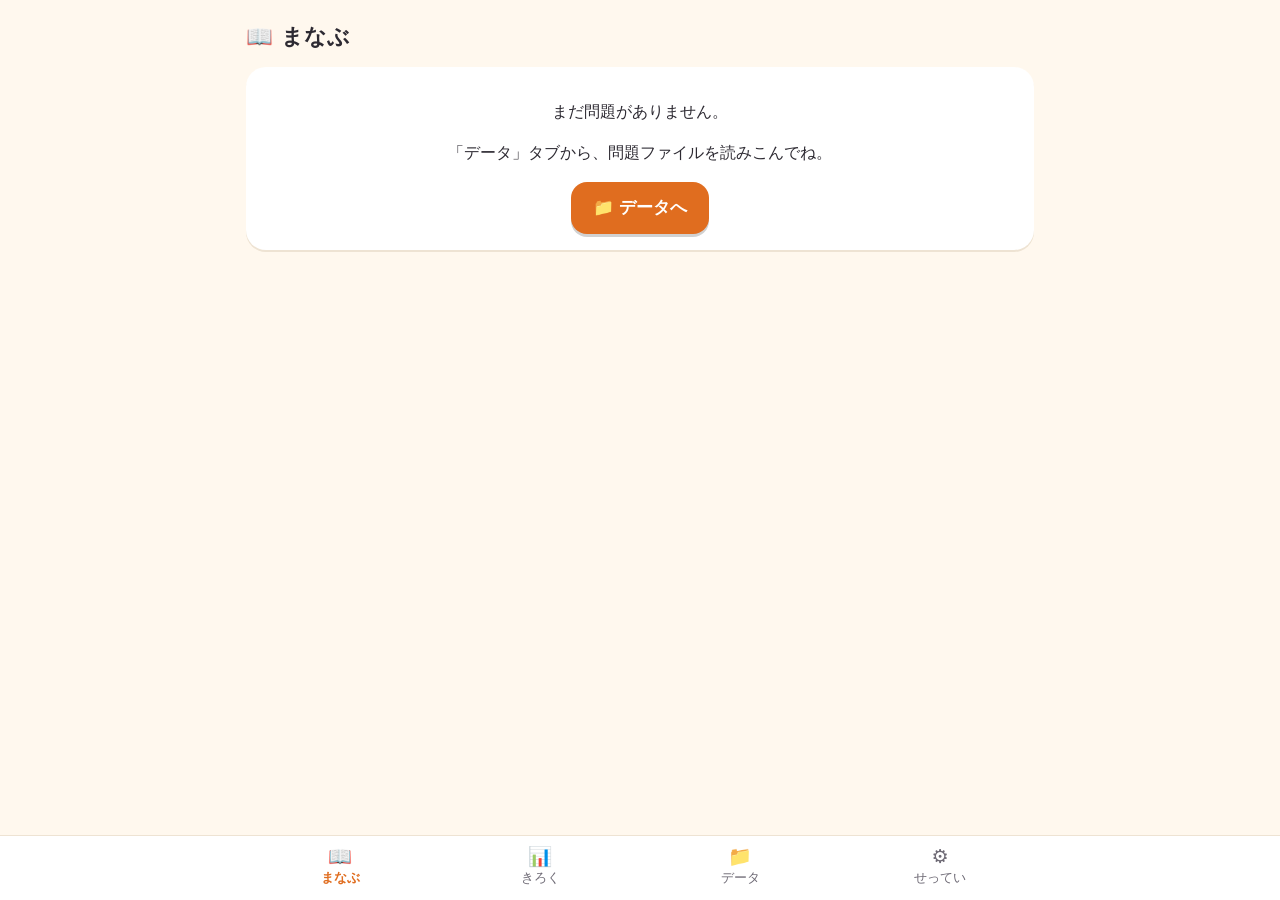
<file: juku/index.html>
<!doctype html>
<html lang="ja">
<head>
<meta charset="utf-8">
<meta name="viewport" content="width=device-width, initial-scale=1, viewport-fit=cover">
<meta http-equiv="Content-Security-Policy" content="default-src 'self'; script-src 'self'; style-src 'self' 'unsafe-inline'; img-src 'self' data: blob:; connect-src 'none'; font-src 'self'; worker-src 'self'; manifest-src 'self'; object-src 'none'; base-uri 'none'; form-action 'none'">
<meta name="referrer" content="no-referrer">
<meta name="theme-color" content="#ff8c42">
<meta name="mobile-web-app-capable" content="yes">
<meta name="apple-mobile-web-app-capable" content="yes">
<meta name="apple-mobile-web-app-title" content="塾テスト">
<link rel="manifest" href="manifest.json">
<link rel="icon" href="icons/icon-192.png">
<link rel="apple-touch-icon" href="icons/icon-192.png">
<link rel="stylesheet" href="style.css">
<title>塾テスト対策</title>
</head>
<body>
<main id="main" class="wrap">
  <section id="view-learn" class="view"></section>
  <section id="view-stats" class="view" hidden></section>
  <section id="view-data" class="view" hidden></section>
  <section id="view-settings" class="view" hidden></section>
</main>

<div id="quiz" class="wrap qwrap"></div>
<div id="result" class="wrap qwrap"></div>

<nav class="tabbar" aria-label="メニュー">
  <button type="button" data-tab="learn"><span class="ti" aria-hidden="true">📖</span>まなぶ</button>
  <button type="button" data-tab="stats"><span class="ti" aria-hidden="true">📊</span>きろく</button>
  <button type="button" data-tab="data"><span class="ti" aria-hidden="true">📁</span>データ</button>
  <button type="button" data-tab="settings"><span class="ti" aria-hidden="true">⚙️</span>せってい</button>
</nav>

<div id="toast" class="toast" role="status" aria-live="polite" hidden></div>

<script src="js/util.js"></script>
<script src="js/store.js"></script>
<script src="js/learn.js"></script>
<script src="js/quiz.js"></script>
<script src="js/stats.js"></script>
<script src="js/data.js"></script>
<script src="js/main.js"></script>
</body>
</html>
</file>
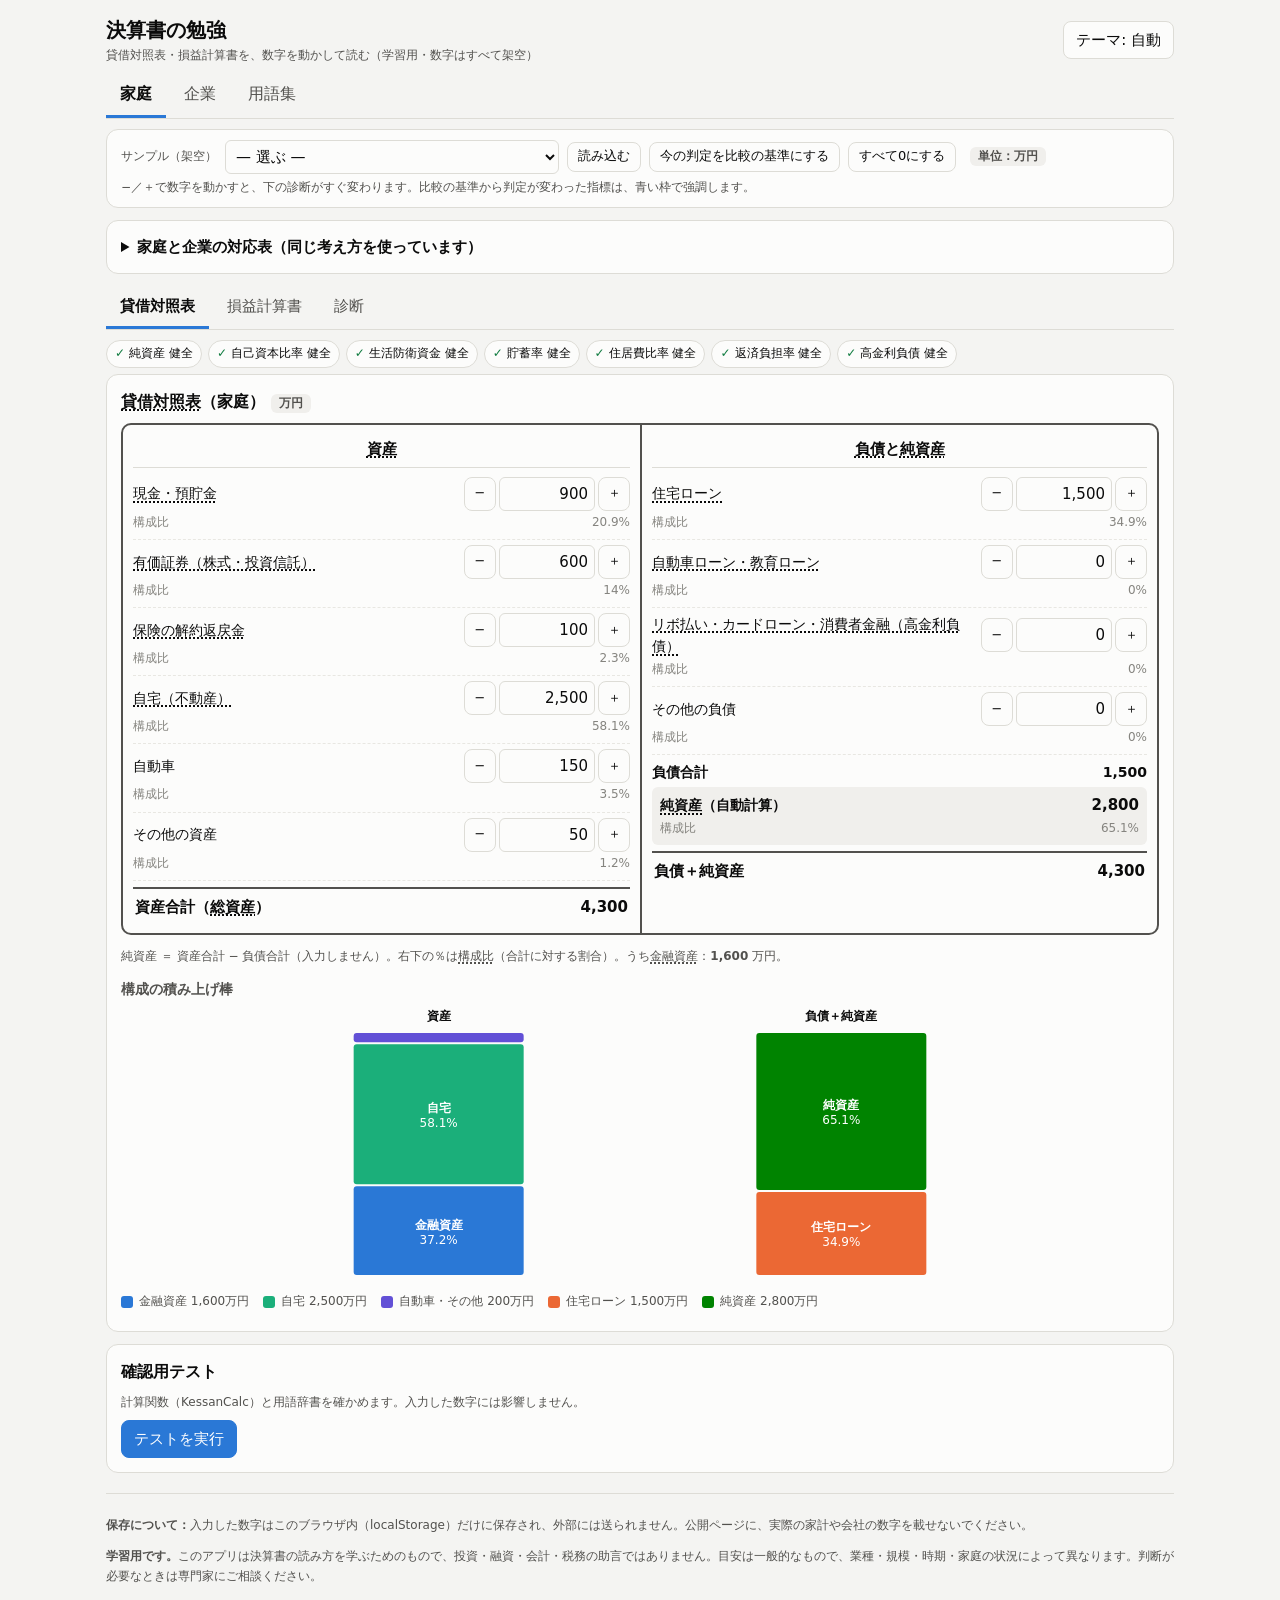
<file: kessan/index.html>
<!doctype html>
<html lang="ja">
<head>
<meta charset="utf-8">
<meta name="viewport" content="width=device-width, initial-scale=1">
<title>決算書の勉強</title>
<style>
:root{
  color-scheme:light;
  --bg:#f4f4f2; --surface:#fcfcfb; --surface-2:#f0efec; --border:#dddcd6;
  --text:#0b0b0b; --text-2:#52514e; --muted:#85847f; --grid:#e8e7e2;
  --accent:#2a78d6;
  --c1:#2a78d6; --c2:#1baf7a; --c3:#6250d6; --c4:#eb6834; --c5:#eda100; --c6:#e87ba4; --c7:#008300; --c8:#85847f;
  --good:#0f7b3f; --good-bg:rgba(0,131,0,.10);
  --warn:#9a5c00; --warn-bg:rgba(237,161,0,.16);
  --bad:#c62f2f; --bad-bg:rgba(227,73,72,.12);
  --na:#6b6a66; --na-bg:rgba(133,132,127,.12);
  --shadow:0 10px 30px rgba(0,0,0,.18);
}
@media (prefers-color-scheme: dark){
  :root:not([data-theme="light"]){
    color-scheme:dark;
    --bg:#111110; --surface:#1a1a19; --surface-2:#242422; --border:#363531;
    --text:#f0efec; --text-2:#c3c2b7; --muted:#8f8e86; --grid:#2c2b28;
    --accent:#3987e5;
    --c1:#3987e5; --c2:#199e70; --c3:#9085e9; --c4:#d95926; --c5:#c98500; --c6:#d55181; --c7:#2f9a2f; --c8:#8f8e86;
    --good:#4cc27a; --good-bg:rgba(0,131,0,.20);
    --warn:#e0a63a; --warn-bg:rgba(201,133,0,.20);
    --bad:#ef7a7a; --bad-bg:rgba(230,103,103,.18);
    --na:#a9a89f; --na-bg:rgba(143,142,134,.16);
    --shadow:0 10px 30px rgba(0,0,0,.5);
  }
}
:root[data-theme="dark"]{
  color-scheme:dark;
  --bg:#111110; --surface:#1a1a19; --surface-2:#242422; --border:#363531;
  --text:#f0efec; --text-2:#c3c2b7; --muted:#8f8e86; --grid:#2c2b28;
  --accent:#3987e5;
  --c1:#3987e5; --c2:#199e70; --c3:#9085e9; --c4:#d95926; --c5:#c98500; --c6:#d55181; --c7:#2f9a2f; --c8:#8f8e86;
  --good:#4cc27a; --good-bg:rgba(0,131,0,.20);
  --warn:#e0a63a; --warn-bg:rgba(201,133,0,.20);
  --bad:#ef7a7a; --bad-bg:rgba(230,103,103,.18);
  --na:#a9a89f; --na-bg:rgba(143,142,134,.16);
  --shadow:0 10px 30px rgba(0,0,0,.5);
}
*{box-sizing:border-box}
[hidden]{display:none !important}
html,body{margin:0}
body{background:var(--bg);color:var(--text);font:15px/1.6 system-ui,-apple-system,"Segoe UI","Hiragino Sans","Yu Gothic UI",Meiryo,sans-serif;-webkit-text-size-adjust:100%}
.wrap{max-width:1100px;margin:0 auto;padding:10px 16px 40px}
header{display:flex;align-items:center;gap:10px;flex-wrap:wrap;margin:4px 0 8px}
header h1{font-size:20px;margin:0}
header .sub{font-size:12px;color:var(--text-2)}
header .sp{flex:1}
button,input,select{font:inherit;color:inherit}
button{background:var(--surface);border:1px solid var(--border);border-radius:8px;padding:6px 12px;min-height:36px;cursor:pointer}
button:hover{border-color:var(--text-2)}
button:focus-visible,input:focus-visible,select:focus-visible,summary:focus-visible{outline:2px solid var(--accent);outline-offset:2px}
button.primary{background:var(--accent);border-color:var(--accent);color:#fff}
button.sm{min-height:30px;padding:2px 10px;font-size:13px}
.tabs{display:flex;gap:4px;border-bottom:1px solid var(--border);margin-bottom:10px;overflow-x:auto}
.tabs button{border:0;border-bottom:3px solid transparent;border-radius:0;background:transparent;padding:8px 14px;white-space:nowrap;color:var(--text-2)}
.tabs button[aria-selected="true"]{border-bottom-color:var(--accent);color:var(--text);font-weight:700}
.maintabs{position:sticky;top:0;z-index:20;background:var(--bg)}
.maintabs button{font-size:16px}
.card{background:var(--surface);border:1px solid var(--border);border-radius:12px;padding:14px;margin-bottom:12px;min-width:0}
.card h2{font-size:16px;margin:0 0 8px}
.card h3{font-size:14px;margin:12px 0 6px;color:var(--text-2)}
details.card>summary{cursor:pointer;font-weight:700}
details.card[open]>summary{margin-bottom:8px}
.note{font-size:12px;color:var(--text-2)}
.unit{display:inline-block;font-size:12px;color:var(--text-2);background:var(--surface-2);border-radius:6px;padding:0 8px;margin-left:6px;font-weight:600}
.row{display:flex;gap:8px;align-items:center;flex-wrap:wrap}
.term{background:none;border:0;padding:0;min-height:0;border-radius:2px;color:inherit;font:inherit;text-decoration:underline dotted;text-decoration-thickness:1.5px;text-underline-offset:3px;cursor:help;text-align:left}
.term:hover{color:var(--accent)}
/* BS */
.tacc{display:grid;grid-template-columns:minmax(0,1fr);gap:0;border:2px solid var(--text-2);border-radius:10px;overflow:hidden}
@media (min-width:720px){.tacc{grid-template-columns:minmax(0,1fr) minmax(0,1fr)}.tacc>.side+.side{border-left:2px solid var(--text-2)}}
@media (max-width:719.98px){.tacc>.side+.side{border-top:2px solid var(--text-2)}}
.side{padding:8px 10px;min-width:0}
.side>.sidehd{font-weight:700;text-align:center;padding:4px 0 6px;border-bottom:1px solid var(--border);margin-bottom:4px}
.grp{margin:6px 0 2px;font-weight:700;font-size:14px;display:flex;justify-content:space-between;gap:6px}
.fld{display:grid;grid-template-columns:minmax(0,1fr) auto;gap:2px 6px;align-items:center;padding:5px 0;border-bottom:1px dashed var(--grid)}
.fld .lab{font-size:14px;min-width:0}
.fld .lab small{color:var(--muted)}
.fld .ctl{display:flex;align-items:center;gap:3px}
.fld .ctl input{width:96px;text-align:right;background:var(--surface);border:1px solid var(--border);border-radius:6px;padding:4px 6px;min-height:34px;font-variant-numeric:tabular-nums}
.fld .ctl input[aria-invalid="true"]{border-color:var(--bad);background:var(--bad-bg)}
.fld .ctl button{min-width:32px;min-height:34px;padding:0 6px}
.fld .pct{grid-column:1/-1;display:flex;justify-content:space-between;font-size:12px;color:var(--muted);font-variant-numeric:tabular-nums}
.fld .msg{grid-column:1/-1;font-size:12px;color:var(--bad);font-weight:600}
.fld .msg.warn{color:var(--warn)}
.fld.indent .lab{padding-left:14px}
.fld.calc{background:var(--surface-2);border-radius:6px;padding:6px 8px;border-bottom:0;margin:4px 0}
.fld.calc .lab{font-weight:700}
.fld.calc .val{font-weight:700;font-variant-numeric:tabular-nums;text-align:right}
.tot{display:flex;justify-content:space-between;font-weight:700;padding:6px 2px;border-top:2px solid var(--text-2);margin-top:6px;font-variant-numeric:tabular-nums}
.balance{margin-top:10px;padding:8px 12px;border-radius:10px;border:1px solid}
.balance.ok{border-color:var(--good);background:var(--good-bg)}
.balance.ng{border-color:var(--bad);background:var(--bad-bg)}
.stat{display:grid;grid-template-columns:repeat(auto-fit,minmax(140px,1fr));gap:8px;margin:8px 0}
.stat>div{background:var(--surface-2);border-radius:10px;padding:8px 10px}
.stat .k{font-size:12px;color:var(--text-2)}
.stat .v{font-size:19px;font-weight:700;font-variant-numeric:tabular-nums}
.stat .v.neg{color:var(--bad)}
.chart{position:relative;width:100%}
.chart svg{display:block;width:100%;height:auto}
.chart text{fill:var(--text-2);font-size:12px}
.tip{position:absolute;pointer-events:none;background:var(--surface);border:1px solid var(--border);border-radius:8px;padding:6px 8px;font-size:12px;box-shadow:var(--shadow);white-space:nowrap;display:none;z-index:5;font-variant-numeric:tabular-nums}
.legend{display:flex;flex-wrap:wrap;gap:4px 14px;font-size:12px;color:var(--text-2);margin:6px 0}
.legend span{display:inline-flex;align-items:center;gap:6px}
.legend i{display:inline-block;width:12px;height:12px;border-radius:3px}
.caution{border-left:4px solid var(--warn);background:var(--warn-bg);padding:8px 12px;border-radius:6px;font-size:13px;margin:8px 0}
.disc{border:1px solid var(--border);background:var(--surface-2);padding:8px 12px;border-radius:8px;font-size:13px;margin-bottom:10px}
/* 判定 */
.st{display:inline-flex;align-items:center;gap:4px;font-weight:700;font-size:13px;border-radius:999px;padding:1px 10px;white-space:nowrap}
.st.good{color:var(--good);background:var(--good-bg)}
.st.warn{color:var(--warn);background:var(--warn-bg)}
.st.danger{color:var(--bad);background:var(--bad-bg)}
.st.na,.st.info{color:var(--na);background:var(--na-bg)}
.ind{border:1px solid var(--border);border-left-width:6px;border-radius:10px;padding:10px 12px;margin-bottom:10px;background:var(--surface)}
.ind.good{border-left-color:var(--good)}.ind.warn{border-left-color:var(--warn)}.ind.danger{border-left-color:var(--bad)}.ind.na,.ind.info{border-left-color:var(--na)}
.ind.changed{box-shadow:0 0 0 2px var(--accent)}
.ind .hd{display:flex;flex-wrap:wrap;align-items:center;gap:6px 10px}
.ind .nm{font-weight:700;font-size:15px}
.ind .vv{margin-left:auto;font-weight:700;font-size:18px;font-variant-numeric:tabular-nums}
.ind p{margin:6px 0 4px}
.ind .chg{font-size:12px;font-weight:700;color:var(--accent);background:var(--surface-2);border-radius:6px;padding:0 6px}
.ind details summary{cursor:pointer;font-size:13px;color:var(--text-2)}
.ind dl{margin:6px 0 0;font-size:13px}
.ind dt{font-weight:700;color:var(--text-2);margin-top:6px}
.ind dd{margin:2px 0 0 0}
.chips{display:flex;flex-wrap:wrap;gap:6px;margin:6px 0}
.chip{display:inline-flex;align-items:center;gap:4px;font-size:12px;border:1px solid var(--border);border-radius:999px;padding:2px 8px;background:var(--surface);min-height:28px}
.chip.changed{border-color:var(--accent);box-shadow:0 0 0 1px var(--accent);font-weight:700}
.chip .ic{font-weight:700}
.chip.good .ic{color:var(--good)}.chip.warn .ic{color:var(--warn)}.chip.danger .ic{color:var(--bad)}.chip.na .ic,.chip.info .ic{color:var(--na)}
.banner{border:2px solid var(--bad);background:var(--bad-bg);border-radius:10px;padding:10px 12px;margin-bottom:10px}
table{border-collapse:collapse;width:100%;font-size:13px}
th,td{padding:5px 6px;border-bottom:1px solid var(--border);text-align:left;vertical-align:top}
th{color:var(--text-2);font-weight:600}
.tbl{overflow-x:auto}
.th-grid{display:grid;grid-template-columns:repeat(auto-fill,minmax(250px,1fr));gap:8px}
.th-item{background:var(--surface-2);border-radius:8px;padding:8px}
.th-item .ttl{font-weight:700;font-size:13px;margin-bottom:4px}
.th-item label{font-size:12px;color:var(--text-2);display:inline-flex;align-items:center;gap:4px;margin-right:8px}
.th-item input{width:70px;text-align:right;background:var(--surface);border:1px solid var(--border);border-radius:6px;padding:2px 6px;min-height:30px}
.th-item .msg{font-size:12px;color:var(--bad);font-weight:600}
.gl-list{display:grid;grid-template-columns:repeat(auto-fill,minmax(260px,1fr));gap:8px}
.gl-item{background:var(--surface);border:1px solid var(--border);border-radius:10px;padding:10px 12px;text-align:left;min-height:0;display:block;width:100%}
.gl-item b{display:block;font-size:15px}
.gl-item .y{font-size:11px;color:var(--muted)}
.gl-item .s{font-size:13px;color:var(--text-2);display:block;margin-top:2px}
select{max-width:100%;background:var(--surface);border:1px solid var(--border);border-radius:6px;padding:4px 6px;min-height:34px}
input[type=search]{width:100%;max-width:420px;background:var(--surface);border:1px solid var(--border);border-radius:8px;padding:8px 10px;min-height:40px}
/* 用語シート */
.overlay{position:fixed;inset:0;background:rgba(0,0,0,.35);z-index:50}
.sheet{position:fixed;z-index:51;background:var(--surface);color:var(--text);box-shadow:var(--shadow);display:flex;flex-direction:column;
  left:0;right:0;bottom:0;max-height:82vh;border-radius:16px 16px 0 0;border:1px solid var(--border)}
@media (min-width:720px){.sheet{left:auto;top:0;bottom:0;right:0;width:420px;max-height:none;border-radius:0}}
.sheet .sh-hd{display:flex;align-items:center;gap:8px;padding:12px 14px;border-bottom:1px solid var(--border)}
.sheet .sh-hd h2{font-size:18px;margin:0;flex:1}
.sheet .sh-bd{overflow-y:auto;padding:4px 16px 20px}
.sheet h3{font-size:13px;color:var(--text-2);margin:14px 0 4px}
.sheet p{margin:0}
.sheet .formula{font-family:ui-monospace,Consolas,monospace;font-size:13px;background:var(--surface-2);border-radius:6px;padding:6px 8px}
.sheet .rel{display:flex;flex-wrap:wrap;gap:6px}
.sheet .rel button{min-height:32px;font-size:13px}
.chk{font-size:11px;color:var(--warn);background:var(--warn-bg);border-radius:4px;padding:0 6px;font-weight:700;margin-left:4px}
.grip{width:40px;height:4px;border-radius:2px;background:var(--border);margin:6px auto 0}
@media (min-width:720px){.grip{display:none}}
footer{margin-top:20px;font-size:12px;color:var(--text-2);border-top:1px solid var(--border);padding-top:10px}
.tests li{margin:6px 0}
.tests .d{font-size:12px;color:var(--text-2);white-space:pre-wrap}
.pass{color:var(--good);font-weight:700}.fail{color:var(--bad);font-weight:700}
.seg{display:inline-flex;border:1px solid var(--border);border-radius:8px;overflow:hidden}
.seg button{border:0;border-radius:0;min-height:32px;padding:2px 12px;font-size:13px}
.seg button[aria-pressed="true"]{background:var(--accent);color:#fff}
.vh{position:absolute;width:1px;height:1px;overflow:hidden;clip:rect(0 0 0 0);white-space:nowrap}
</style>
</head>
<body>
<div class="wrap">
<header>
  <div><h1>決算書の勉強</h1><div class="sub">貸借対照表・損益計算書を、数字を動かして読む（学習用・数字はすべて架空）</div></div>
  <div class="sp"></div>
  <button type="button" id="themeBtn">テーマ: 自動</button>
</header>

<nav class="tabs maintabs" role="tablist" aria-label="主なタブ" id="mainTabs">
  <button role="tab" type="button" data-main="home" aria-selected="true">家庭</button>
  <button role="tab" type="button" data-main="corp" aria-selected="false">企業</button>
  <button role="tab" type="button" data-main="gloss" aria-selected="false">用語集</button>
</nav>

<div id="view-home" class="mainview" data-view="home"></div>
<div id="view-corp" class="mainview" data-view="corp" hidden></div>
<div id="view-gloss" class="mainview" data-view="gloss" hidden></div>

<section class="card" id="testCard">
  <h2>確認用テスト</h2>
  <div class="note">計算関数（KessanCalc）と用語辞書を確かめます。入力した数字には影響しません。</div>
  <button type="button" class="primary" id="runTests" style="margin-top:8px">テストを実行</button>
  <div id="testOut"></div>
</section>

<footer>
  <p><b>保存について：</b>入力した数字はこのブラウザ内（localStorage）だけに保存され、外部には送られません。公開ページに、実際の家計や会社の数字を載せないでください。</p>
  <p><b>学習用です。</b>このアプリは決算書の読み方を学ぶためのもので、投資・融資・会計・税務の助言ではありません。目安は一般的なもので、業種・規模・時期・家庭の状況によって異なります。判断が必要なときは専門家にご相談ください。</p>
</footer>
<pre id="testJson" hidden></pre>
</div>

<div class="overlay" id="overlay" hidden></div>
<div class="sheet" id="sheet" role="dialog" aria-modal="true" aria-labelledby="shTitle" hidden tabindex="-1">
  <div class="grip" aria-hidden="true"></div>
  <div class="sh-hd">
    <button type="button" class="sm" id="shBack" hidden aria-label="前の用語に戻る">← 戻る</button>
    <h2 id="shTitle"></h2>
    <button type="button" class="sm" id="shClose" aria-label="閉じる">閉じる ✕</button>
  </div>
  <div class="sh-bd" id="shBody"></div>
</div>

<script>
/* =====================================================================
   用語データ（すべての用語の説明はここ1か所）
   short: ひとことで言うと / home: 家庭でいうと / corp: 企業でいうと / look: どこを見るとよいか
   formula: 計算式（指標のみ） / related: 関連用語 / check: true なら「要確認」の印
   ===================================================================== */
const GLOSSARY = {
  '貸借対照表': { yomi: 'たいしゃくたいしょうひょう', short: 'ある時点で、何をどれだけ持っていて（資産）、その元手をどこから調達したか（負債・純資産）を示す表。バランスシート（BS）とも呼ばれる。', home: '「今、家計にどんな財産と借金があるか」の一覧表。', corp: '決算日時点の、会社の財産と借入などの一覧。', look: '左（資産）の合計と、右（負債＋純資産）の合計は必ず一致する。どちら側の何が大きいかを見る。', related: ['資産', '負債', '純資産', '損益計算書'] },
  '損益計算書': { yomi: 'そんえきけいさんしょ', short: '一定の期間（ふつう1年）に、どれだけ稼ぎ（収益）、どれだけ使い（費用）、いくら利益が残ったかを示す表。PLとも呼ばれる。', home: '1年間の家計簿のまとめ（収入・支出・年間収支）。', corp: '売上高から始まり、段階ごとに費用を引いて、最後に当期純利益を出す。', look: 'どの段階の利益が大きく減っているか（原価か、販管費か、利息か）。', related: ['売上高', '営業利益', '経常利益', '当期純利益', '貸借対照表'] },
  '資産': { yomi: 'しさん', short: '持っている、お金やお金に換えられる財産。', home: '現金・預貯金、株式・投資信託、自宅、自動車など。', corp: '現金預金、売掛金、在庫、建物・機械など。', look: '合計額だけでなく、すぐ現金になるもの（流動資産）と、長く使うもの（固定資産）の割合を見る。', related: ['負債', '純資産', '流動資産', '固定資産', '総資産'] },
  '総資産': { yomi: 'そうしさん', short: '資産の合計。貸借対照表の左側の合計。', home: '家計の財産をすべて足した額。', corp: '会社の資産をすべて足した額。', look: '自己資本比率やROAの分母になる。', related: ['資産', '自己資本比率', 'ROA'] },
  '負債': { yomi: 'ふさい', short: '将来、返したり支払ったりしなければならない義務。', home: '住宅ローン、自動車ローン、カードローンなど。', corp: '買掛金、借入金、未払金など。', look: '金額と、いつまでに返すか（1年以内か）、金利の高さ。', related: ['資産', '純資産', '流動負債', '固定負債', '負債比率'] },
  '純資産': { yomi: 'じゅんしさん', short: '資産から負債を引いた残り。返す必要のない元手。', home: '資産をすべて売って負債を返したときに残る額（家計の正味の財産）。', corp: '株主が出したお金（資本金など）と、これまでの利益の積み上げ（利益剰余金）など。', look: 'プラスか、マイナス（債務超過）か。総資産に占める割合（自己資本比率）。', formula: '資産合計 − 負債合計', related: ['自己資本比率', '債務超過', '資本金', '利益剰余金'] },
  '流動資産': { yomi: 'りゅうどうしさん', short: '1年以内（または通常の商売の流れの中）に現金になる見込みの資産。', home: '現金・預貯金や、すぐ売れる株式・投資信託などが近い。', corp: '現金預金、売掛金、棚卸資産（在庫）など。', look: '流動負債と比べて足りているか（流動比率）。', related: ['固定資産', '流動負債', '流動比率', '当座比率'] },
  '固定資産': { yomi: 'こていしさん', short: '1年を超えて長く使う、または持ち続ける資産。', home: '自宅や自動車。売ればお金になるが、すぐに、思った値段で売れるとは限らない。', corp: '建物・機械（有形固定資産）、ソフトウェア（無形固定資産）、長期の投資など。', look: '返す必要のない純資産でまかなえているか（固定比率）。', related: ['有形固定資産', '無形固定資産', '投資その他の資産', '固定比率', '減価償却'] },
  '流動負債': { yomi: 'りゅうどうふさい', short: '1年以内（または通常の商売の流れの中）に支払う予定の負債。', home: '1年以内に払うカードの請求や、ローンのうち1年以内の返済分が近い。', corp: '買掛金、短期借入金、未払金など。', look: '流動資産でまかなえるか（流動比率・当座比率）。', related: ['流動資産', '流動比率', '買掛金', '短期借入金'] },
  '固定負債': { yomi: 'こていふさい', short: '返済の期限が1年より先の負債。', home: '住宅ローンのうち、1年より先に返す部分が近い。', corp: '長期借入金、社債など。', look: '金額と金利、返済の予定。', related: ['長期借入金', '流動負債', '負債比率'] },
  '現金預金': { yomi: 'げんきんよきん', short: '手元の現金と、銀行などの預金。', home: '財布の現金と、普通預金・定期預金（このアプリの「現金・預貯金」）。', corp: '会社の手元資金。支払いにすぐ使える。', look: '支出（売上）の何か月分あるか。', related: ['手元流動性', '生活防衛資金', '金融資産'] },
  '売掛金': { yomi: 'うりかけきん', short: '商品やサービスを売ったが、まだ受け取っていない代金。', home: '家庭ではあまりない。貸したお金が後で返ってくる予定、が近い。', corp: '後で入金される約束の代金。入金されるまでは、支払いには使えない。', look: '売上に比べて大きすぎないか。回収が遅れていないか。', related: ['当座比率', '買掛金', '黒字倒産'] },
  '棚卸資産': { yomi: 'たなおろししさん', short: '売るために持っている商品・製品や、材料・作りかけの品（在庫）。', home: '家庭の買い置きの品が近いが、家計の資産としては、ふつう数えない。', corp: '在庫。売れるまでは現金にならず、売れ残ると価値が下がることがある。', look: '売上に比べて増えすぎていないか。', related: ['流動資産', '当座比率', '売上原価', '黒字倒産'] },
  '有形固定資産': { yomi: 'ゆうけいこていしさん', short: '建物、機械、土地、車両など、形のある、長く使う資産。', home: '自宅、自動車が近い。', corp: '工場、店舗、機械、車両など。土地以外は、使うにつれて少しずつ費用にしていく（減価償却）。', look: '事業に見合った規模か。借入でまかないすぎていないか。', related: ['減価償却', '固定資産', '無形固定資産'] },
  '無形固定資産': { yomi: 'むけいこていしさん', short: '形はないが、長く使う資産。', home: '家計の資産としては、ふつう数えない。', corp: 'ソフトウェア、特許権、のれんなど。', look: '中身が何かと、金額の大きさ。', related: ['有形固定資産', '固定資産'] },
  '投資その他の資産': { yomi: 'とうしそのたのしさん', short: '長く持つ予定の投資や、長期の貸付金、敷金・保証金など。', home: '長く持つつもりの株式・投資信託や、賃貸の敷金などが近い。', corp: '関係会社の株式、長期保有の投資有価証券、長期貸付金、差入保証金など。', look: '本業との関係と、すぐ現金にできるかどうか。', related: ['固定資産', '有価証券'] },
  '買掛金': { yomi: 'かいかけきん', short: '材料や商品を仕入れたが、まだ支払っていない代金。', home: 'クレジットカードで買って、まだ引き落とされていない分が近い。', corp: '仕入先への後払いの代金。', look: '売掛金の入金より先に、支払期限が来ないか。', related: ['売掛金', '流動負債'] },
  '短期借入金': { yomi: 'たんきかりいれきん', short: '1年以内に返す約束で借りたお金。', home: '短期のカードローンなどが近い。', corp: '運転資金として、銀行などから借りるお金。', look: '期限が来たときに返すお金か、借り換えのあてがあるか。', related: ['長期借入金', '流動負債', '支払利息'] },
  '未払金': { yomi: 'みばらいきん', short: '本業の仕入以外で、まだ払っていない代金（備品の購入代金や経費など）。', home: '後でまとめて払う公共料金などが近い。', corp: '備品代や経費の未払い分など。このアプリでは「その他流動負債」とまとめて入力する。', look: '流動負債の一部として、支払いの予定を確かめる。', related: ['買掛金', '流動負債'] },
  '長期借入金': { yomi: 'ちょうきかりいれきん', short: '1年より先に返す約束で借りたお金。', home: '住宅ローンが近い。', corp: '設備投資などのための長期の借入。', look: '金利、毎年の返済額、返済期間。', related: ['住宅ローン', '短期借入金', '固定負債'] },
  '資本金': { yomi: 'しほんきん', short: '株主が会社に出したお金のうち、資本金として計上した額。', home: '家庭にはないが、自分で用意した元手、が近い。', corp: '会社の規模の目安の一つ。ただし、手元にそのまま現金で残っているとは限らない。', look: '資本金の大きさだけでなく、純資産全体を見る。', related: ['純資産', '利益剰余金'] },
  '利益剰余金': { yomi: 'りえきじょうよきん', short: '会社がこれまでに出した利益のうち、配当などで外に出さずに残してきた分の積み上げ。', home: 'これまでの貯蓄の積み重ね、が近い。', corp: '赤字が続くとマイナスになることもある（このアプリでもマイナスを入力できる）。', look: 'プラスで、少しずつ増えているか。現金として残っているとは限らない点に注意。', related: ['純資産', '当期純利益', '資本金'] },
  '売上高': { yomi: 'うりあげだか', short: '本業で商品やサービスを売って得た金額の合計。', home: '給与・賞与などの収入（額面）が近い。', corp: '損益計算書のいちばん上の数字。', look: '前の年からの伸びと、利益が伴っているか。', related: ['売上原価', '売上総利益', '額面', '月商'] },
  '売上原価': { yomi: 'うりあげげんか', short: '売れた商品・製品を、仕入れたり作ったりするのにかかった費用。', home: '家計には、ちょうど対応するものはない。', corp: '小売なら仕入れ値、製造なら材料費や工場の人件費など。', look: '売上高に対する割合（原価率）。', related: ['売上高', '売上総利益', '棚卸資産'] },
  '売上総利益': { yomi: 'うりあげそうりえき', short: '売上高から売上原価を引いた利益。「粗利（あらり）」とも呼ばれる。', home: '家計には、ちょうど対応するものはない。', corp: '商品やサービスそのものが生む利益。', look: '売上総利益率。業種で大きく違う。', formula: '売上高 − 売上原価', related: ['売上総利益率', '営業利益', '利益率'] },
  '販売費及び一般管理費': { yomi: 'はんばいひおよびいっぱんかんりひ', short: '商品を売るための費用と、会社を運営するための費用。「販管費」と略される。', home: '食費、光熱費、通信費などの生活費が近い。', corp: '人件費、広告費、家賃、減価償却費など。', look: '売上高に対する割合と、その中身（固定費が多いか）。', related: ['営業利益', '固定費', '変動費', '減価償却'] },
  '営業利益': { yomi: 'えいぎょうりえき', short: '本業でどれだけもうかったかを示す利益。', home: '収入から生活費を引いた残り、が近い（家計の年間収支とは計算の範囲が違う）。', corp: '売上総利益から販管費を引いたもの。', look: '売上高営業利益率と、前年からの変化。', formula: '売上総利益 − 販売費及び一般管理費', related: ['売上高営業利益率', '経常利益', 'インタレスト・カバレッジ・レシオ'] },
  '営業外収益': { yomi: 'えいぎょうがいしゅうえき', short: '本業以外で、毎期のように生じる収益。', home: '預金の利息や、株式の配当などが近い。', corp: '受取利息、受取配当金など。', look: '本業の利益と分けて見る。', related: ['受取利息', '営業外費用', '経常利益'] },
  '営業外費用': { yomi: 'えいぎょうがいひよう', short: '本業以外で、毎期のように生じる費用。', home: 'ローンの利息が近い（元金の返済は費用ではない）。', corp: '支払利息など。', look: '借入が多いと大きくなる。', related: ['支払利息', '営業外収益', '経常利益'] },
  '受取利息': { yomi: 'うけとりりそく', short: '預金や貸付金について受け取る利息。', home: '預金の利息。', corp: '営業外収益の一部。', look: 'インタレスト・カバレッジ・レシオの計算に使う。', related: ['営業外収益', 'インタレスト・カバレッジ・レシオ'] },
  '支払利息': { yomi: 'しはらいりそく', short: '借入金について支払う利息。', home: 'ローン返済額のうち、利息の部分。', corp: '営業外費用の一部。元金の返済は費用ではない。', look: '営業利益で無理なく払えているか。', related: ['営業外費用', 'インタレスト・カバレッジ・レシオ', '元利均等返済'] },
  '経常利益': { yomi: 'けいじょうりえき', short: '本業の利益に、本業以外で毎期のように生じる収益・費用を加減した利益。', home: 'ふだんの年の家計の収支、が近い。', corp: '会社のふだんの実力を見るときによく使われる。', look: '営業利益との差（利息の負担など）。', formula: '営業利益 ＋ 営業外収益 − 営業外費用', related: ['営業利益', '特別利益', '特別損失'] },
  '特別利益': { yomi: 'とくべつりえき', short: 'その期だけに生じた、臨時の利益。', home: '持っていた物を思ったより高く売れたときの利益、が近い。', corp: '土地などの売却益など。', look: '毎年続くものではないので、分けて見る。', related: ['特別損失', '税引前当期純利益'] },
  '特別損失': { yomi: 'とくべつそんしつ', short: 'その期だけに生じた、臨時の損失。', home: '災害による損害などが近い。', corp: '災害による損失、資産の価値の切り下げ（減損）など。', look: '毎年続くものではないので、分けて見る。', related: ['特別利益', '税引前当期純利益'] },
  '税引前当期純利益': { yomi: 'ぜいびきまえとうきじゅんりえき', short: '法人税等を引く前の、その期の利益。', home: '税金を引く前の年間の収支、が近い。', corp: '経常利益に、特別利益・特別損失を加減したもの。', look: '特別な損益で、経常利益から大きく変わっていないか。', formula: '経常利益 ＋ 特別利益 − 特別損失', related: ['法人税等', '当期純利益', '経常利益'] },
  '法人税等': { yomi: 'ほうじんぜいとう', short: '会社の利益（所得）にかかる税金（法人税、住民税、事業税など）。', home: '家庭の所得税・住民税が近い。ただし、家庭は収入（所得）にかかり、会社は利益にかかるという違いがある。', corp: '税引前当期純利益から差し引く。', look: '利益に比べて大きすぎ・小さすぎないか。', related: ['当期純利益', '税金・社会保険料'] },
  '当期純利益': { yomi: 'とうきじゅんりえき', short: 'すべての収益から、すべての費用と税金を引いた、その期の最終的な利益。', home: '年間収支（貯蓄に回せる額）が近い。ただし家計では元金返済も支出に入れるので、同じではない。', corp: '配当や利益剰余金のもとになる。', look: 'ROE・ROA、前年からの変化。', formula: '税引前当期純利益 − 法人税等', related: ['ROE', 'ROA', '利益剰余金', '年間収支'] },
  '減価償却': { yomi: 'げんかしょうきゃく', short: '長く使う建物・機械などの購入代金を、使う年数にわたって少しずつ費用にしていく手続き。', home: '10年乗る車なら、1年あたりの値段で考える、が近い。', corp: '費用として計上されるが、その年に現金が出ていくわけではない（現金は買ったときに出ている）。', look: '利益と現金の動きが違う理由の一つ。', related: ['有形固定資産', '販売費及び一般管理費', '黒字倒産'] },
  '債務超過': { yomi: 'さいむちょうか', short: '負債が資産を上回り、純資産がマイナスになっている状態。', home: '家や車をすべて売っても、ローンを返しきれない状態。', corp: '資産をすべて売っても負債を返しきれない状態。資金の調達や取引に影響することがある。', look: '純資産の符号（マイナスかどうか）。', related: ['純資産', '自己資本比率'] },
  '黒字倒産': { yomi: 'くろじとうさん', short: '損益計算書では利益が出ているのに、支払いに使う現金が足りなくなって倒産すること。', home: '家計の年間収支は黒字なのに、引き落とし日に口座のお金が足りない状態、が近い。', corp: '売掛金の回収が遅い、在庫が増えた、借入の返済が重い、などで起こりうる。', look: '利益だけでなく、現金預金と手元流動性。', related: ['手元流動性', '売掛金', '棚卸資産', '当期純利益'] },
  '流動比率': { yomi: 'りゅうどうひりつ', short: '1年以内に払う負債を、1年以内に現金になる資産でどれだけまかなえるか。', home: '1年以内の支払いに対して、預貯金などが何%あるか、が近い。', corp: '短い期間の支払い能力の目安。', look: '100%を下回ると、1年以内の支払いに対して資産が足りない。在庫が多いと高めに出る。', formula: '流動資産 ÷ 流動負債 × 100（%）', related: ['当座比率', '流動資産', '流動負債'] },
  '当座比率': { yomi: 'とうざひりつ', short: '流動資産のうち、すぐ現金になるもので、流動負債をどれだけまかなえるか。', home: '預貯金だけで、1年以内の支払いをどれだけまかなえるか、が近い。', corp: '在庫を除くので、流動比率より厳しめの見方。一般には有価証券なども含めるが、このアプリでは現金預金と売掛金で計算する。', look: '在庫を除いても支払いに足りるか。', formula: '（現金預金 ＋ 売掛金）÷ 流動負債 × 100（%）', related: ['流動比率', '現金預金', '売掛金'] },
  '手元流動性': { yomi: 'てもとりゅうどうせい', short: '手元の現金が、売上の何か月分あるか。', home: '生活防衛資金（預貯金が生活費の何か月分か）と同じ考え方。', corp: '一般には現金預金にすぐ売れる有価証券などを加えることが多いが、このアプリでは現金預金だけで計算する。', look: '入金の遅れや急な支出に耐えられるか。', formula: '現金預金 ÷ 月商（売上高 ÷ 12）（か月）', related: ['月商', '生活防衛資金', '黒字倒産'] },
  '月商': { yomi: 'げっしょう', short: '1か月あたりの売上高。', home: '月収が近い。', corp: 'このアプリでは、年間の売上高 ÷ 12 で計算する。', look: '手元流動性の分母。', formula: '売上高 ÷ 12', related: ['手元流動性', '売上高'] },
  '自己資本比率': { yomi: 'じこしほんひりつ', short: '総資産のうち、返す必要のない純資産が占める割合。', home: '家や貯金などの財産のうち、ローンでまかなっていない部分の割合。', corp: '高いほど借入などへの依存が小さい。業種によって目安が違う。', look: '割合と、純資産がマイナス（債務超過）でないか。', formula: '純資産 ÷ 総資産 × 100（%）', related: ['純資産', '債務超過', '負債比率'] },
  '固定比率': { yomi: 'こていひりつ', short: '長く使う固定資産を、返す必要のない純資産でどれだけまかなえているか。', home: '自宅や車を、ローンでなく自分の財産でどれだけまかなえているか、が近い。', corp: '100%以下なら、固定資産を純資産でまかなえている。超える部分は、借入などでまかなっている。', look: '100%を大きく超えていないか。長期借入金でまかなう場合は、固定長期適合率という指標で見ることもある。', formula: '固定資産 ÷ 純資産 × 100（%）', related: ['固定資産', '純資産', '自己資本比率'] },
  '負債比率': { yomi: 'ふさいひりつ', short: '負債が、純資産の何%（何倍）あるか。', home: 'ローンの残高が、正味の財産の何倍あるか、が近い。', corp: '高いほど借入などへの依存が大きい。', look: '自己資本比率とあわせて見る。', formula: '負債合計 ÷ 純資産 × 100（%）', related: ['自己資本比率', '負債'] },
  '利益率': { yomi: 'りえきりつ', short: '売上高に対して、利益がどれだけの割合あるか。', home: '収入のうち、どれだけ残せたか（貯蓄率）が近い。', corp: '売上総利益率、売上高営業利益率など、利益の段階ごとに計算する。', look: '同じ業種や、同じ会社の前年と比べる。', formula: '各段階の利益 ÷ 売上高 × 100（%）', related: ['売上総利益率', '売上高営業利益率', '貯蓄率'] },
  '売上総利益率': { yomi: 'うりあげそうりえきりつ', short: '売上高のうち、売上総利益（粗利）が何%あるか。', home: '家計には、ちょうど対応するものはない。', corp: '業種によって大きく違う（仕入れて売る小売と、自社で作る製造業など）。', look: '同じ業種や、同じ会社の前年と比べる。', formula: '売上総利益 ÷ 売上高 × 100（%）', related: ['売上総利益', '利益率'] },
  '売上高営業利益率': { yomi: 'うりあげだかえいぎょうりえきりつ', short: '売上高のうち、本業の利益（営業利益）が何%残るか。', home: '収入のうち、生活費を払った後に残る割合、が近い。', corp: '本業の稼ぐ力を表す。', look: 'マイナスなら本業が赤字。', formula: '営業利益 ÷ 売上高 × 100（%）', related: ['営業利益', '利益率'] },
  'ROE': { yomi: 'あーるおーいー（じこしほんりえきりつ）', short: '株主が出したお金などの純資産に対して、1年でどれだけ利益を上げたか（自己資本利益率）。', home: '自分の正味の財産に対して、1年でどれだけ増やせたか、が近い。', corp: '株主から見た、お金の使い方の効率。', look: '借入を増やして純資産を小さくしても高くなる点に注意。一般には期首と期末の平均を使うことが多いが、このアプリでは期末の値で計算する。', formula: '当期純利益 ÷ 純資産 × 100（%）', related: ['ROA', '当期純利益', '自己資本比率'] },
  'ROA': { yomi: 'あーるおーえー（そうしさんりえきりつ）', short: '会社が使っているすべての資産に対して、1年でどれだけ利益を上げたか（総資産利益率）。', home: '持っている財産全体で、1年にどれだけ増やせたか、が近い。', corp: '資産の使い方の効率。分子に経常利益などを使う場合もあるが、このアプリでは当期純利益を使う。', look: '業種で差が大きい。', formula: '当期純利益 ÷ 総資産 × 100（%）', related: ['ROE', '総資産', '当期純利益'] },
  'インタレスト・カバレッジ・レシオ': { yomi: 'いんたれすと・かばれっじ・れしお', short: '本業の利益などで、借入の利息を何倍まかなえるか。', home: '収入の余り（生活費を払った残り）で、ローンの利息を何回分払えるか、が近い。', corp: '一般には受取配当金も足して計算するが、このアプリでは受取利息だけを足す。', look: '1倍を下回ると、本業の利益などで利息を払いきれない。', formula: '（営業利益 ＋ 受取利息）÷ 支払利息（倍）', related: ['支払利息', '受取利息', '営業利益'] },
  '金融資産': { yomi: 'きんゆうしさん', short: '預貯金、株式、投資信託、保険の解約返戻金など、お金や金融商品の形の資産。', home: 'このアプリでは、現金・預貯金、有価証券、保険の解約返戻金の合計。', corp: '現金預金、有価証券など。', look: 'すぐ使えるお金（預貯金）と、値動きのあるもの（株式など）に分けて見る。', related: ['現金預金', '有価証券', '解約返戻金'] },
  '有価証券': { yomi: 'ゆうかしょうけん', short: '株式、債券、投資信託など、財産としての権利を表すもの。', home: '株式・投資信託。値動きがあり、売るときの価格は変わる。', corp: '売買目的の株式や、長く持つ債券など。', look: '値動きの大きさと、すぐ売れるかどうか。', related: ['金融資産', '投資その他の資産'] },
  '解約返戻金': { yomi: 'かいやくへんれいきん', short: '保険を途中で解約したときに戻ってくるお金。', home: '貯蓄型の保険（終身保険など）で生じる。掛け捨ての保険では、ほとんどないことが多い。金額は保険会社からの通知などで確かめる。', corp: '会社が契約する保険でも同じように生じる。', look: '解約すると保障もなくなる点に注意。', related: ['金融資産'], check: true },
  '住宅ローン': { yomi: 'じゅうたくろーん', short: '住宅を買う・建てるために、金融機関から長い期間で借りるお金。', home: '残高は負債（貸借対照表）、毎年の返済額は支出（家計の収支）に入れる。', corp: '長期借入金にあたる。', look: '残高、金利（固定か変動か）、毎年の返済額、完済するときの年齢。', related: ['長期借入金', '元利均等返済', '返済負担率', '住居費比率'] },
  '元利均等返済': { yomi: 'がんりきんとうへんさい', short: '毎回の返済額（元金＋利息）が一定になる返済方法。', home: '住宅ローンでよく使われる。はじめのうちは利息の割合が大きく、元金がなかなか減らない。', corp: '借入の返済でも同じ方法がある。', look: '返済額のうち、利息がいくらで元金がいくらか。', related: ['住宅ローン', '支払利息', '返済負担率'] },
  '自動車ローン・教育ローン': { yomi: 'じどうしゃろーん・きょういくろーん', short: '車の購入や、学費などのために借りるお金。', home: '住宅ローンより期間が短いことが多い。', corp: '借入金（長期・短期）にあたる。', look: '残高、金利、毎年の返済額。', related: ['返済負担率', '住宅ローン'] },
  '高金利負債': { yomi: 'こうきんりふさい', short: 'リボ払い、カードローン、消費者金融など、ほかのローンより金利が高いことが多い借入。', home: '利息が大きく、返済しても残高が減りにくい。', corp: '金利の高い短期の借入が近い。', look: '残高と、収入に対する割合。', related: ['リボ払い', '負債'] },
  'リボ払い': { yomi: 'りぼばらい', short: 'クレジットカードの支払いを、毎月ほぼ一定の額に分けて払う方法（リボルビング払い）。', home: '毎月の支払いは軽く見えるが、残高に手数料（利息）がかかり続け、残高が減りにくい。', corp: '会社の決算書では、借入や未払金にあたる。', look: '残高と手数料率、完済までの期間。', related: ['高金利負債'] },
  '生活防衛資金': { yomi: 'せいかつぼうえいしきん', short: '病気や失業などで収入が止まったときに、生活を支えるためのお金。', home: '預貯金が、毎月の生活費の何か月分あるか。', corp: '手元流動性と同じ考え方。', look: '月の生活費の何か月分あるか。', formula: '現金・預貯金 ÷ 月間支出（か月）', related: ['手元流動性', '現金預金'] },
  '貯蓄率': { yomi: 'ちょちくりつ', short: '収入のうち、使わずに残せた割合。', home: '年間収支 ÷ 収入合計。', corp: '売上高に対する当期純利益の割合（利益率）が近い。', look: 'マイナス（赤字）でないか、毎年続けられるか。', formula: '年間収支 ÷ 収入合計 × 100（%）', related: ['年間収支', '利益率'] },
  '住居費比率': { yomi: 'じゅうきょひひりつ', short: '手取りのうち、住居にかかるお金（家賃・管理費・住宅ローン返済）の割合。', home: '毎月必ず出ていく、大きな固定費の重さを見る。', corp: '販管費に占める家賃の割合、が近い。', look: '手取りに対して重すぎないか。', formula: '（住居費 ＋ 住宅ローン返済）÷ 手取り × 100（%）', related: ['手取り', '住宅ローン', '固定費'] },
  '返済負担率': { yomi: 'へんさいふたんりつ', short: '額面の年収に対する、1年間のローン返済額の割合。', home: '住宅ローンの審査などで使われる考え方。計算方法や基準は金融機関によって異なる。', corp: '利益や手元資金に対する借入の返済の重さ、が近い。', look: '返済が重すぎないか。金利が上がったときの余裕。', formula: 'ローン返済額の合計 ÷ 収入合計（額面）× 100（%）', related: ['住宅ローン', '額面', '元利均等返済'] },
  '固定費': { yomi: 'こていひ', short: '収入や使う量に関係なく、毎月ほぼ同じだけかかる費用。', home: '住居費、保険料、通信費、ローン返済など。', corp: '家賃、正社員の人件費、減価償却費など。', look: '一度見直すと効果が続く。', related: ['変動費', '住居費比率'] },
  '変動費': { yomi: 'へんどうひ', short: '使う量や売上に応じて増減する費用。', home: '食費、娯楽費など。', corp: '材料費、仕入れ、運送費など。', look: '売上（収入）に対する割合。', related: ['固定費', '売上原価'] },
  '手取り': { yomi: 'てどり', short: '額面の収入から、税金と社会保険料を引いた、実際に受け取る金額。', home: '生活費や貯蓄に使えるお金。', corp: '家計に特有の考え方。', look: '住居費比率などの分母。', formula: '収入合計 − 税金・社会保険料', related: ['額面', '税金・社会保険料', '住居費比率'] },
  '額面': { yomi: 'がくめん', short: '税金や社会保険料を引く前の、収入の金額。', home: '給与明細の「総支給額」が近い。', corp: '売上高が近い。', look: '返済負担率などの分母。', related: ['手取り', '売上高', '返済負担率'] },
  '税金・社会保険料': { yomi: 'ぜいきん・しゃかいほけんりょう', short: '所得税・住民税と、健康保険・年金などの保険料。', home: '会社員は給与から天引きされることが多い。', corp: '法人税等が近いが、会社の法人税は利益にかかる。', look: '額面と手取りの差。', related: ['手取り', '額面', '法人税等'] },
  '年間収支': { yomi: 'ねんかんしゅうし', short: '1年の収入合計から、支出合計を引いた額。', home: 'プラスなら貯蓄が増え、マイナスなら貯蓄の取り崩しや借入が必要になる。', corp: '当期純利益が近いが、家計では元金返済も支出に入れる点が違う。', look: 'プラスかマイナスか、収入に対する割合（貯蓄率）。', formula: '収入合計 − 支出合計', related: ['貯蓄率', '当期純利益'] },
  '構成比': { yomi: 'こうせいひ', short: '全体（合計）に対する、各項目の割合。', home: '財産のうち、預貯金が何%か、など。', corp: '資産のうち、流動資産が何%か、など。', look: '合計額だけでは分からない、偏りが見える。', formula: '各項目 ÷ 合計 × 100（%）', related: ['貸借対照表'] }
};

/* =====================================================================
   計算部（UIに依存しない）: KessanCalc
   ===================================================================== */
const KessanCalc = (() => {
  const EPS = 1e-9;
  const LABEL = { good: '健全', warn: '注意', danger: '危険', na: '判定なし', info: '判定なし' };
  const ICON = { good: '✓', warn: '！', danger: '✕', na: '—', info: 'ⓘ' };
  const ORDER = { danger: 0, warn: 1, na: 2, info: 3, good: 4 };

  /* ---------- 入力項目の定義 ---------- */
  const HOME = {
    bs: [
      { key: 'as', title: '資産', term: '資産', side: 'L', fields: [
        { k: 'cash', label: '現金・預貯金', term: '現金預金' },
        { k: 'sec', label: '有価証券（株式・投資信託）', term: '有価証券' },
        { k: 'ins', label: '保険の解約返戻金', term: '解約返戻金' },
        { k: 'house', label: '自宅（不動産）', term: '固定資産' },
        { k: 'car', label: '自動車' },
        { k: 'oa', label: 'その他の資産' }] },
      { key: 'li', title: '負債', term: '負債', side: 'R', fields: [
        { k: 'mort', label: '住宅ローン', term: '住宅ローン' },
        { k: 'carLoan', label: '自動車ローン・教育ローン', term: '自動車ローン・教育ローン' },
        { k: 'high', label: 'リボ払い・カードローン・消費者金融（高金利負債）', term: '高金利負債' },
        { k: 'ol', label: 'その他の負債' }] }
    ],
    pl: [
      { key: 'inc', title: '収入', fields: [
        { k: 'salary', label: '給与（額面）', term: '額面' },
        { k: 'bonus', label: '賞与（額面）', term: '額面', annualOnly: true },
        { k: 'oinc', label: 'その他の収入' }] },
      { key: 'exp', title: '支出', fields: [
        { k: 'tax', label: '税金・社会保険料', term: '税金・社会保険料' },
        { k: 'rent', label: '住居費（家賃・管理費。ローンは別欄）' },
        { k: 'mortPay', label: '住宅ローン返済（元利合計）', term: '元利均等返済' },
        { k: 'loanPay', label: 'その他のローン返済' },
        { k: 'food', label: '食費' },
        { k: 'util', label: '光熱・通信費' },
        { k: 'insPrem', label: '保険料' },
        { k: 'edu', label: '教育費' },
        { k: 'trans', label: '交通・車の維持費' },
        { k: 'fun', label: '娯楽・その他' }] }
    ]
  };
  const CORP = {
    bs: [
      { key: 'ca', title: '流動資産', term: '流動資産', side: 'L', fields: [
        { k: 'cash', label: '現金預金', term: '現金預金' },
        { k: 'ar', label: '売掛金', term: '売掛金' },
        { k: 'inv', label: '棚卸資産（在庫）', term: '棚卸資産' },
        { k: 'oca', label: 'その他流動資産' }] },
      { key: 'fa', title: '固定資産', term: '固定資産', side: 'L', fields: [
        { k: 'tang', label: '有形固定資産（建物・機械など）', term: '有形固定資産' },
        { k: 'intang', label: '無形固定資産', term: '無形固定資産' },
        { k: 'invest', label: '投資その他の資産', term: '投資その他の資産' }] },
      { key: 'cl', title: '流動負債', term: '流動負債', side: 'R', fields: [
        { k: 'ap', label: '買掛金', term: '買掛金' },
        { k: 'stl', label: '短期借入金', term: '短期借入金' },
        { k: 'ocl', label: '未払金・その他流動負債', term: '未払金' }] },
      { key: 'ncl', title: '固定負債', term: '固定負債', side: 'R', fields: [
        { k: 'ltl', label: '長期借入金', term: '長期借入金' },
        { k: 'oncl', label: 'その他固定負債' }] },
      { key: 'eq', title: '純資産', term: '純資産', side: 'R', fields: [
        { k: 'cap', label: '資本金', term: '資本金' },
        { k: 're', label: '利益剰余金', term: '利益剰余金', neg: true }] }
    ],
    pl: [
      { k: 'sales', label: '売上高', term: '売上高' },
      { k: 'cogs', label: '売上原価', term: '売上原価', sign: '−' },
      { calc: 'gross', label: '売上総利益', term: '売上総利益' },
      { k: 'sga', label: '販売費及び一般管理費', term: '販売費及び一般管理費', sign: '−' },
      { calc: 'op', label: '営業利益', term: '営業利益' },
      { k: 'noi', label: '営業外収益', term: '営業外収益', sign: '＋' },
      { k: 'intInc', label: 'うち受取利息', term: '受取利息', indent: true },
      { k: 'noe', label: '営業外費用', term: '営業外費用', sign: '−' },
      { k: 'intExp', label: 'うち支払利息', term: '支払利息', indent: true },
      { calc: 'ord', label: '経常利益', term: '経常利益' },
      { k: 'xg', label: '特別利益', term: '特別利益', sign: '＋' },
      { k: 'xl', label: '特別損失', term: '特別損失', sign: '−' },
      { calc: 'pre', label: '税引前当期純利益', term: '税引前当期純利益' },
      { k: 'tax', label: '法人税等', term: '法人税等', sign: '−' },
      { calc: 'net', label: '当期純利益', term: '当期純利益' }
    ]
  };
  const fieldsOf = groups => groups.flatMap(g => g.fields || [g]).filter(f => f.k);
  function zeros() {
    const z = list => Object.fromEntries(list.map(f => [f.k, 0]));
    return { home: { bs: z(fieldsOf(HOME.bs)), pl: z(fieldsOf(HOME.pl)) }, corp: { bs: z(fieldsOf(CORP.bs)), pl: z(CORP.pl.filter(f => f.k)) } };
  }

  /* ---------- しきい値（一般的な目安。要確認） ---------- */
  const TH_DEF = {
    home: {
      eq: { name: '自己資本比率', dir: 'high', unit: '%', good: 40, bad: 20 },
      ef: { name: '生活防衛資金', dir: 'high', unit: 'か月', good: 6, bad: 3 },
      sr: { name: '貯蓄率', dir: 'high', unit: '%', good: 15, bad: 5 },
      hr: { name: '住居費比率', dir: 'low', unit: '%', good: 25, bad: 35 },
      lb: { name: '返済負担率', dir: 'low', unit: '%', good: 20, bad: 35 },
      hi: { name: '高金利負債（収入合計に対する割合）', dir: 'low', unit: '%', good: 0, bad: 10, onlyBad: true }
    },
    corp: {
      cr: { name: '流動比率', dir: 'high', unit: '%', good: 150, bad: 100 },
      qr: { name: '当座比率', dir: 'high', unit: '%', good: 100, bad: 70 },
      liq: { name: '手元流動性', dir: 'high', unit: 'か月', good: 1.5, bad: 0.5 },
      eq: { name: '自己資本比率', dir: 'high', unit: '%', good: 40, bad: 20 },
      fr: { name: '固定比率', dir: 'low', unit: '%', good: 100, bad: 150 },
      dr: { name: '負債比率', dir: 'low', unit: '%', good: 100, bad: 200 },
      om: { name: '売上高営業利益率', dir: 'high', unit: '%', good: 5, bad: 0 },
      roe: { name: 'ROE', dir: 'high', unit: '%', good: 8, bad: 0 },
      roa: { name: 'ROA', dir: 'high', unit: '%', good: 3, bad: 0 },
      icr: { name: 'インタレスト・カバレッジ・レシオ', dir: 'high', unit: '倍', good: 3, bad: 1 }
    }
  };
  const clone = o => JSON.parse(JSON.stringify(o));
  function defaultThresholds() { const t = { home: {}, corp: {} }; for (const m of ['home', 'corp']) for (const [k, v] of Object.entries(TH_DEF[m])) t[m][k] = { good: v.good, bad: v.bad }; return t; }
  /** しきい値の妥当性：高いほど良い→ 健全の境界 ≥ 危険の境界、低いほど良い→ 健全 ≤ 危険 */
  function validThreshold(def, th) {
    if (!isFinite(th.good) || !isFinite(th.bad)) return '数字を入れてください';
    if (def.dir === 'high' && th.good < th.bad) return '「健全」の境界は「危険」の境界以上にしてください';
    if (def.dir === 'low' && th.good > th.bad) return '「健全」の境界は「危険」の境界以下にしてください';
    return '';
  }
  /** 判定：境界ちょうどは良い側（例：自己資本比率 40% は健全、20% は注意） */
  function judge(v, dir, th) {
    if (v === null || !isFinite(v)) return 'na';
    if (dir === 'high') return v >= th.good - EPS ? 'good' : v >= th.bad - EPS ? 'warn' : 'danger';
    return v <= th.good + EPS ? 'good' : v <= th.bad + EPS ? 'warn' : 'danger';
  }
  const div = (a, b) => (b === 0 || !isFinite(a) || !isFinite(b)) ? null : a / b;
  const sum = (o, keys) => keys.reduce((a, k) => a + (+o[k] || 0), 0);
  const f1 = v => (Math.round(v * 10) / 10).toLocaleString('ja-JP', { maximumFractionDigits: 1 });
  const f0 = v => Math.round(v).toLocaleString('ja-JP');

  /* ---------- 家庭：合計 ---------- */
  function homeTotals(d) {
    const b = d.bs, p = d.pl;
    const assets = sum(b, ['cash', 'sec', 'ins', 'house', 'car', 'oa']);
    const liab = sum(b, ['mort', 'carLoan', 'high', 'ol']);
    const income = sum(p, ['salary', 'bonus', 'oinc']);
    const expense = sum(p, ['tax', 'rent', 'mortPay', 'loanPay', 'food', 'util', 'insPrem', 'edu', 'trans', 'fun']);
    return {
      assets, liab, nw: assets - liab, fin: sum(b, ['cash', 'sec', 'ins']),
      income, expense, balance: income - expense, takeHome: income - p.tax,
      monthly: (expense - p.tax) / 12, loanPay: p.mortPay + p.loanPay, housing: p.rent + p.mortPay
    };
  }
  /* ---------- 企業：合計 ---------- */
  function corpTotals(d) {
    const b = d.bs, p = d.pl;
    const ca = sum(b, ['cash', 'ar', 'inv', 'oca']), fa = sum(b, ['tang', 'intang', 'invest']);
    const cl = sum(b, ['ap', 'stl', 'ocl']), ncl = sum(b, ['ltl', 'oncl']), eq = sum(b, ['cap', 're']);
    const assets = ca + fa, liab = cl + ncl;
    const gross = p.sales - p.cogs, op = gross - p.sga, ord = op + p.noi - p.noe, pre = ord + p.xg - p.xl, net = pre - p.tax;
    const m = v => div(v * 100, p.sales);
    return { ca, fa, cl, ncl, eq, assets, liab, diff: assets - (liab + eq), gross, op, ord, pre, net,
      margin: { gross: m(gross), op: m(op), ord: m(ord), pre: m(pre), net: m(net) }, monthlySales: p.sales / 12 };
  }

  function mk(o) { return Object.assign({ status: 'na', value: null, valueText: '計算できません' }, o); }
  const pct = v => f1(v) + '%';
  const thText = (def, th) => def.dir === 'high'
    ? `健全 ${f1(th.good)}${def.unit}以上／注意 ${f1(th.bad)}〜${f1(th.good)}${def.unit}／危険 ${f1(th.bad)}${def.unit}未満`
    : `健全 ${f1(th.good)}${def.unit}以下／注意 ${f1(th.good)}〜${f1(th.bad)}${def.unit}／危険 ${f1(th.bad)}${def.unit}超`;

  /* ---------- 家庭：指標 ---------- */
  function homeIndicators(d, TH) {
    const t = homeTotals(d), b = d.bs, R = [];
    const D = TH_DEF.home;
    // 純資産
    R.push(mk({ id: 'nw', term: '純資産', value: t.nw, valueText: f1(t.nw) + '万円', status: t.nw < 0 ? 'danger' : 'good',
      criteria: '健全 0以上／危険 マイナス（債務超過の家庭版）',
      comment: t.nw < 0 ? `負債が資産を${f1(-t.nw)}万円上回っています。資産をすべて売っても、借金が残る状態です（債務超過）。` : `資産が負債を${f1(t.nw)}万円上回っています。`,
      why: '純資産がマイナスだと、資産をすべて手放しても借金を返しきれません。家計の土台がどれだけあるかを見る、いちばん基本の数字です。',
      except: '住宅ローンを組んで間もない時期は、自宅の評価額よりローン残高が大きく、一時的にマイナスになることがあります。自宅の評価額は、実際に売れる値段と違うことがあります。',
      hint: '「リボ払い・カードローン…」などの負債を減らすか、「現金・預貯金」を増やすと改善します。' }));
    // 自己資本比率
    { const v = div(t.nw * 100, t.assets), s = judge(v, D.eq.dir, TH.home.eq);
      R.push(mk({ id: 'eq', term: '自己資本比率', value: v, valueText: v === null ? '計算できません（資産が0）' : pct(v), status: v === null ? 'na' : s, criteria: thText(D.eq, TH.home.eq),
        comment: v === null ? '資産の合計が0のため計算できません。' : t.nw < 0 ? `純資産がマイナス（債務超過）です。資産の${pct(-v)}にあたる額だけ、負債が資産を上回っています。` :
          s === 'good' ? `財産のうち${pct(v)}が、ローンなどでまかなっていない部分です。借入への依存は小さめです。` : s === 'warn' ? `財産のうち${pct(v)}が自分の分で、残りはローンなどでまかなっています。` : `財産のうち自分の分は${pct(v)}だけで、大部分がローンなどでまかなわれています。`,
        why: '純資産の割合が高いほど、収入が減ったり資産の値段が下がったりしても、借金を返せなくなる心配が小さくなるためです。',
        except: '住宅ローンを組んで間もない時期は低くなりがちで、返済が進むと上がっていきます。',
        hint: '「住宅ローン」などの負債を減らすか、「現金・預貯金」などの資産を増やすと上がります。' })); }
    // 生活防衛資金
    { const v = div(b.cash, t.monthly), s = judge(v, D.ef.dir, TH.home.ef);
      R.push(mk({ id: 'ef', term: '生活防衛資金', value: v, valueText: v === null ? '計算できません（月間支出が0）' : f1(v) + 'か月', status: v === null ? 'na' : s, criteria: thText(D.ef, TH.home.ef),
        comment: v === null ? '月間支出（税金・社会保険料を除く支出÷12）が0のため計算できません。' : `預貯金で、生活費（月${f1(t.monthly)}万円）の${f1(v)}か月分をまかなえます。` +
          (s === 'good' ? '急な出費や収入の減少に備えがあります。' : s === 'warn' ? 'もう少し厚くすると安心です。' : '病気や失業で収入が止まると、短い期間で生活費が足りなくなるおそれがあります。'),
        why: '病気・失業などで収入が止まっても、次の収入が得られるまでの数か月を、借金をせずに暮らせるかを見るためです。',
        except: '会社員か自営業か、家族の人数、すぐに売れる投資信託などがあるかで、必要な月数は変わります。',
        hint: '「現金・預貯金」を増やすか、「食費」「娯楽・その他」などの支出を減らすと延びます。' })); }
    // 貯蓄率
    { const v = div(t.balance * 100, t.income), s = judge(v, D.sr.dir, TH.home.sr);
      R.push(mk({ id: 'sr', term: '貯蓄率', value: v, valueText: v === null ? '計算できません（収入が0）' : pct(v), status: v === null ? 'na' : (t.balance < 0 ? 'danger' : s), criteria: thText(D.sr, TH.home.sr) + '（赤字は危険）',
        comment: v === null ? '収入の合計が0のため計算できません。' : t.balance < 0 ? `年間${f1(-t.balance)}万円の赤字です。貯蓄を取り崩すか、借入で生活費をまかなっている状態です。` :
          s === 'good' ? `収入の${pct(v)}（年${f1(t.balance)}万円）を残せています。` : s === 'warn' ? `収入の${pct(v)}（年${f1(t.balance)}万円）を残せていますが、余裕は大きくありません。` : `収入のうち残せているのは${pct(v)}（年${f1(t.balance)}万円）だけです。`,
        why: '収入の一部を毎年残せるかは、教育・住宅・老後などの将来の支出に備えられるかの基本になるためです。',
        except: 'このアプリでは住宅ローンの元金返済も支出に入れています。元金返済は負債を減らすので、実質的には貯蓄に近い面もあります。教育費が多い時期など、一時的に下がることもあります。',
        hint: '支出を減らす（固定費から見直すと効果が続きます）か、収入を増やすと上がります。' })); }
    // 住居費比率
    { const v = t.takeHome > 0 ? div(t.housing * 100, t.takeHome) : null, s = judge(v, D.hr.dir, TH.home.hr);
      R.push(mk({ id: 'hr', term: '住居費比率', value: v, valueText: v === null ? '計算できません（手取りが0以下）' : pct(v), status: v === null ? 'na' : s, criteria: thText(D.hr, TH.home.hr),
        comment: v === null ? '手取り（収入合計−税金・社会保険料）が0以下のため計算できません。' : `住居費（家賃・管理費＋住宅ローン返済、年${f1(t.housing)}万円）は手取りの${pct(v)}です。` +
          (s === 'good' ? '無理のない範囲です。' : s === 'warn' ? 'やや重めです。' : '手取りに対して重く、ほかの支出や貯蓄を圧迫しています。'),
        why: '住居費は毎月必ずかかる固定費で、いったん決めると簡単には減らせないためです。',
        except: '住む地域（都市部は家賃が高い）や、共働きかどうかで、無理のない割合は変わります。',
        hint: '「住居費」や「住宅ローン返済」を減らす（借り換え・住み替えなど）か、収入を増やすと下がります。' })); }
    // 返済負担率
    { const v = t.income > 0 ? div(t.loanPay * 100, t.income) : null, s = judge(v, D.lb.dir, TH.home.lb);
      R.push(mk({ id: 'lb', term: '返済負担率', value: v, valueText: v === null ? '計算できません（収入が0）' : pct(v), status: v === null ? 'na' : s, criteria: thText(D.lb, TH.home.lb),
        comment: v === null ? '収入の合計が0のため計算できません。' : t.loanPay === 0 ? 'ローンの返済はありません。' : `ローン返済額（年${f1(t.loanPay)}万円）は額面年収の${pct(v)}です。` +
          (s === 'good' ? '' : s === 'warn' ? '返済の負担がやや重めです。' : '返済の負担が重く、金利の上昇や収入の減少に弱い状態です。'),
        why: '住宅ローンの審査などで、年収に対する年間返済額の割合が使われることがあるためです。基準は金融機関によって異なります。',
        except: '共働きで二人の収入で返す場合や、まとまった返済のめどがある場合は、見え方が変わります。',
        hint: '「住宅ローン返済」「その他のローン返済」を減らす（繰上返済・借り換えなど）か、収入を増やすと下がります。' })); }
    // 高金利負債
    { const bal = b.high, r = t.income > 0 ? div(bal * 100, t.income) : null;
      let s; if (bal <= 0) s = 'good'; else if (r === null) s = 'danger'; else s = r <= TH.home.hi.bad + EPS ? 'warn' : 'danger';
      R.push(mk({ id: 'hi', term: '高金利負債', value: bal, valueText: bal <= 0 ? 'なし' : f1(bal) + '万円' + (r === null ? '' : `（収入の${pct(r)}）`), status: s,
        criteria: `健全 0／注意 あり（収入合計の${f1(TH.home.hi.bad)}%以下）／危険 収入合計の${f1(TH.home.hi.bad)}%超`,
        comment: bal <= 0 ? 'リボ払い・カードローンなど、高金利の借入はありません。' : s === 'warn' ? `高金利の借入が${f1(bal)}万円あります。早めに減らすと、利息の負担が軽くなります。` : `高金利の借入が${f1(bal)}万円あり${r === null ? '、収入がありません' : `、収入の${pct(r)}にあたります`}。利息で残高が減りにくい状態です。`,
        why: '高金利の借入は利息の負担が大きく、返済しても残高が減りにくいためです。少しでもあれば注意、収入に比べて多ければ危険としています。',
        except: '短い期間で確実に返せる少額の利用など、状況によっては問題が小さいこともあります。',
        hint: '「リボ払い・カードローン…」の欄を0に近づけると改善します。返し方は、必要に応じて専門の相談窓口などに相談してください。' })); }
    return { totals: t, list: R, flags: {} };
  }

  /* ---------- 企業：指標 ---------- */
  function corpIndicators(d, TH) {
    const t = corpTotals(d), b = d.bs, p = d.pl, R = [], D = TH_DEF.corp, T = TH.corp;
    const insolvent = t.eq < 0;
    const ratio = (id, term, num, den, denName, f) => {
      const v = div(num * 100, den), s = judge(v, D[id].dir, T[id]);
      R.push(mk(Object.assign({ id, term, value: v, valueText: v === null ? `計算できません（${denName}が0）` : pct(v), status: v === null ? 'na' : s, criteria: thText(D[id], T[id]) }, f(v, s))));
    };
    ratio('cr', '流動比率', t.ca, t.cl, '流動負債', (v, s) => ({
      comment: v === null ? '流動負債が0のため計算できません（1年以内に払う負債がない状態）。' : s === 'good' ? `流動資産は流動負債の${pct(v)}あり、1年以内の支払いに余裕があります。` : s === 'warn' ? `流動資産は流動負債の${pct(v)}です。1年以内の支払いはまかなえますが、余裕は大きくありません。` : `1年以内に払う負債を、1年以内に現金化できる資産でまかなえていません（流動資産は流動負債の${pct(v)}）。`,
      why: '1年以内に支払う負債に対して、1年以内に現金になる資産が十分あるかを見るためです。',
      except: '在庫が多い会社は高めに出やすく、現金で売る商売（小売・飲食など）は低くても回ることがあります。',
      hint: '「現金預金」を増やす、「短期借入金」を長期借入金に借り換える、などで上がります。' }));
    ratio('qr', '当座比率', b.cash + b.ar, t.cl, '流動負債', (v, s) => ({
      comment: v === null ? '流動負債が0のため計算できません。' : s === 'good' ? `すぐ現金になる資産（現金預金と売掛金）で、流動負債の${pct(v)}をまかなえます。` : s === 'warn' ? `すぐ現金になる資産で、流動負債の${pct(v)}をまかなえます。在庫を除くと余裕は小さめです。` : `すぐ現金になる資産では、流動負債の${pct(v)}しかまかなえません。在庫が売れないと支払いが苦しくなります。`,
      why: '流動資産から、すぐには現金にならない在庫などを除いて、より厳しめに支払い能力を見るためです。',
      except: '売掛金の回収が遅い場合は、数字ほどの余裕はありません。',
      hint: '「現金預金」を増やす、「棚卸資産（在庫）」を減らして現金にする、「短期借入金」を減らす、などで上がります。' }));
    { const v = p.sales > 0 ? div(b.cash, t.monthlySales) : null, s = judge(v, D.liq.dir, T.liq);
      R.push(mk({ id: 'liq', term: '手元流動性', value: v, valueText: v === null ? '計算できません（売上高が0）' : f1(v) + 'か月', status: v === null ? 'na' : s, criteria: thText(D.liq, T.liq),
        comment: v === null ? '売上高が0のため計算できません。' : `手元の現金預金は月商（${f1(t.monthlySales)}百万円）の${f1(v)}か月分です。` + (s === 'good' ? '入金の遅れや急な支出に耐えやすい状態です。' : s === 'warn' ? 'やや薄めです。' : '入金が少し遅れるだけで、支払いが滞るおそれがあります。'),
        why: '売上の何か月分の現金があるかで、入金の遅れや急な支出に耐えられるかを見るためです。',
        except: '入金と支払いのタイミングや、借入の枠があるかどうかで、必要な額は変わります。',
        hint: '「現金預金」を増やす（売掛金を早く回収する、在庫を減らす、など）と改善します。' })); }
    { const v = div(t.eq * 100, t.assets), s = insolvent ? 'danger' : judge(v, D.eq.dir, T.eq);
      R.push(mk({ id: 'eq', term: '自己資本比率', value: v, valueText: v === null ? '計算できません（総資産が0）' : pct(v) + (insolvent ? '（債務超過）' : ''), status: v === null ? 'na' : s, criteria: thText(D.eq, T.eq) + '。純資産がマイナスなら債務超過で危険',
        comment: v === null ? '総資産が0のため計算できません。' : insolvent ? `債務超過です。負債が資産を${f1(-t.eq)}百万円上回り、資産をすべて売っても負債を返しきれません。` : s === 'good' ? `総資産のうち${pct(v)}が、返す必要のない純資産です。` : s === 'warn' ? `総資産のうち純資産は${pct(v)}で、残りは借入などでまかなっています。` : `総資産のうち純資産は${pct(v)}だけで、借入などへの依存が大きい状態です。`,
        why: '返す必要のない純資産の割合が高いほど、業績が悪化したときにも耐えやすいためです。',
        except: '業種によって目安が違います（設備の多い業種や、金融業は低めになりやすい）。',
        hint: '利益を積み上げて「利益剰余金」を増やす、借入（「短期借入金」「長期借入金」）を減らす、などで上がります。' })); }
    const eqRatio = (id, term, num, okText, warnText, badText, why, except, hint) => {
      let v = null, s = 'na', vt, c;
      if (t.eq < 0) { s = 'danger'; vt = '債務超過のため計算できません'; c = '純資産がマイナス（債務超過）のため、この比率は意味をなしません。債務超過は危険な状態です。'; }
      else if (t.eq === 0) { vt = '計算できません（純資産が0）'; c = '純資産が0のため計算できません。'; }
      else { v = num * 100 / t.eq; s = judge(v, D[id].dir, T[id]); vt = pct(v); c = (s === 'good' ? okText : s === 'warn' ? warnText : badText)(v); }
      R.push(mk({ id, term, value: v, valueText: vt, status: s, criteria: thText(D[id], T[id]) + '。純資産がマイナスなら危険', comment: c, why, except, hint }));
    };
    eqRatio('fr', '固定比率', t.fa,
      v => `固定資産を、返す必要のない純資産でまかなえています（${pct(v)}）。`,
      v => `固定資産の一部（純資産を超える分）を、借入などでまかなっています（${pct(v)}）。`,
      v => `固定資産が純資産の${pct(v)}あり、長く使う資産の多くを借入などでまかなっています。`,
      '長く使う資産はすぐには現金にならないので、返す必要のない純資産でまかなうのが安全とされるためです。',
      '長期借入金でまかなっている場合は、固定長期適合率（固定資産 ÷（純資産＋固定負債））で見ることもあります。',
      '利益を積み上げて「利益剰余金」を増やす、使っていない「有形固定資産」を売る、などで下がります。');
    eqRatio('dr', '負債比率', t.liab,
      v => `負債は純資産の${pct(v)}で、借入などへの依存は小さめです。`,
      v => `負債が純資産の${pct(v)}あります。`,
      v => `負債が純資産の${pct(v)}（約${f1(v / 100)}倍）あり、借入などへの依存が大きい状態です。`,
      '負債が多いほど、金利の上昇や業績の悪化で返済が苦しくなりやすいためです。',
      '設備に大きく投資する業種や金融業などは、高めになりやすいです。',
      '「短期借入金」「長期借入金」を減らすか、利益を積み上げて「利益剰余金」を増やすと下がります。');
    { const v = p.sales > 0 ? div(t.op * 100, p.sales) : null, s = judge(v, D.om.dir, T.om);
      R.push(mk({ id: 'om', term: '売上高営業利益率', value: v, valueText: v === null ? '計算できません（売上高が0）' : pct(v), status: v === null ? 'na' : s, criteria: thText(D.om, T.om),
        comment: v === null ? '売上高が0のため計算できません。' : s === 'good' ? `売上高のうち${pct(v)}が本業の利益として残っています。` : s === 'warn' ? `本業で利益は出ていますが、売上高の${pct(v)}と薄めです。` : `本業で赤字です（営業利益 ${f1(t.op)}百万円）。`,
        why: '本業でどれだけ利益を生み出せているかを見る、基本の指標だからです。',
        except: '業種によって大きく違います（薄利多売の小売は低めになりやすい、など）。',
        hint: '「売上原価」や「販売費及び一般管理費」を減らす、または値上げなどで「売上高」を増やすと上がります。' })); }
    { let v = null, s = 'na', vt, c;
      if (t.eq <= 0) { vt = t.eq < 0 ? '計算できません（債務超過）' : '計算できません（純資産が0）'; c = t.eq < 0 ? '純資産がマイナスのため、ROE は意味をなしません（判定しません）。' : '純資産が0のため計算できません。'; }
      else { v = t.net * 100 / t.eq; s = judge(v, D.roe.dir, T.roe); vt = pct(v); c = s === 'good' ? `株主の元手（純資産）に対して、年${pct(v)}の利益を上げています。` : s === 'warn' ? `純資産に対する利益は年${pct(v)}です。` : `当期純利益が赤字で、純資産が減っています（ROE ${pct(v)}）。`; }
      R.push(mk({ id: 'roe', term: 'ROE', value: v, valueText: vt, status: s, criteria: thText(D.roe, T.roe), comment: c,
        why: '株主から見て、出したお金がどれだけ効率よく利益を生んでいるかを見るためです。',
        except: '借入を増やして純資産を小さくしても高くなります。自己資本比率とあわせて見てください。',
        hint: '「当期純利益」を増やす（売上を伸ばす・費用を減らす）と上がります。' })); }
    { const v = div(t.net * 100, t.assets), s = judge(v, D.roa.dir, T.roa);
      R.push(mk({ id: 'roa', term: 'ROA', value: v, valueText: v === null ? '計算できません（総資産が0）' : pct(v), status: v === null ? 'na' : s, criteria: thText(D.roa, T.roa),
        comment: v === null ? '総資産が0のため計算できません。' : s === 'good' ? `持っている資産全体に対して、年${pct(v)}の利益を上げています。` : s === 'warn' ? `資産全体に対する利益は年${pct(v)}で、効率はやや低めです。` : `当期純利益が赤字です（ROA ${pct(v)}）。`,
        why: '会社が使っているすべての資産で、どれだけ効率よく利益を出しているかを見るためです。',
        except: '設備や在庫が多い業種は低めになりやすいです。',
        hint: '「当期純利益」を増やすか、使っていない資産（余分な在庫・遊休資産など）を減らすと上がります。' })); }
    { let v = null, s, vt, c;
      if (p.intExp <= 0) { s = 'good'; vt = '利息負担なし'; c = '支払利息がないため、利息の負担はありません。'; }
      else { v = (t.op + p.intInc) / p.intExp; s = judge(v, D.icr.dir, T.icr); vt = f1(v) + '倍';
        c = s === 'good' ? `本業の利益などで、支払利息の${f1(v)}倍をまかなえます。` : s === 'warn' ? `利息は払えていますが、${f1(v)}倍と余裕は小さめです。` : `本業の利益などで、支払利息をまかなえていません（${f1(v)}倍）。`; }
      R.push(mk({ id: 'icr', term: 'インタレスト・カバレッジ・レシオ', value: v, valueText: vt, status: s, criteria: thText(D.icr, T.icr) + '。支払利息が0なら「利息負担なし」', comment: c,
        why: '借入の利息を、本業の利益で無理なく払えているかを見るためです。',
        except: '一時的に利益が落ち込んだ年は低く出ます。',
        hint: '「支払利息」を減らす（借入の返済・金利の低い借入への借り換え）か、「営業利益」を増やすと上がります。' })); }
    { const v = p.sales > 0 ? div(t.gross * 100, p.sales) : null;
      R.push(mk({ id: 'gm', term: '売上総利益率', value: v, valueText: v === null ? '計算できません（売上高が0）' : pct(v), status: v === null ? 'na' : 'info', criteria: '判定しない（業種で大きく違う）',
        comment: v === null ? '売上高が0のため計算できません。' : `売上総利益率（粗利率）は${pct(v)}です。業種で大きく違うため、判定はしていません。同じ業種や、同じ会社の前年と比べてください。`,
        why: '仕入れて売る小売と、自社で作る製造業、ソフトウェアなどで、売上原価の性質が大きく違うためです。',
        except: '—',
        hint: '「売上原価」を下げるか、値上げで「売上高」を上げると上がります。' })); }
    const liq = R.find(r => r.id === 'liq');
    const kuroji = t.net > 0 && liq.status === 'danger';
    return { totals: t, list: R, flags: { kuroji, insolvent } };
  }

  function sortList(list) { return list.map((r, i) => [r, i]).sort((a, b) => ORDER[a[0].status] - ORDER[b[0].status] || a[1] - b[1]).map(x => x[0]); }
  function overall(list) {
    const goods = list.filter(r => r.status === 'good').slice(0, 3);
    const bads = list.filter(r => r.status === 'danger').concat(list.filter(r => r.status === 'warn')).slice(0, 3);
    return { goods, bads };
  }

  /* ---------- サンプル（すべて架空） ---------- */
  const SAMPLES = {
    home: [
      { id: 'h-good', name: '健全な家庭（架空）', expect: { all: 'good' },
        bs: { cash: 900, sec: 600, ins: 100, house: 2500, car: 150, oa: 50, mort: 1500, carLoan: 0, high: 0, ol: 0 },
        pl: { salary: 600, bonus: 150, oinc: 0, tax: 150, rent: 24, mortPay: 90, loanPay: 0, food: 84, util: 36, insPrem: 24, edu: 36, trans: 30, fun: 60 } },
      { id: 'h-loan', name: 'ローンが重い家庭（架空）', expect: { eq: 'danger', hr: 'danger', lb: 'danger', sr: 'danger' },
        bs: { cash: 150, sec: 50, ins: 30, house: 4500, car: 200, oa: 20, mort: 4300, carLoan: 250, high: 0, ol: 0 },
        pl: { salary: 550, bonus: 100, oinc: 0, tax: 130, rent: 30, mortPay: 180, loanPay: 60, food: 80, util: 36, insPrem: 30, edu: 40, trans: 40, fun: 40 } },
      { id: 'h-high', name: '貯蓄が少なく高金利負債がある家庭（架空）', expect: { hi: 'danger', ef: 'danger', nw: 'danger', sr: 'danger' },
        bs: { cash: 40, sec: 0, ins: 0, house: 0, car: 80, oa: 20, mort: 0, carLoan: 60, high: 90, ol: 0 },
        pl: { salary: 380, bonus: 20, oinc: 0, tax: 80, rent: 96, mortPay: 0, loanPay: 48, food: 60, util: 30, insPrem: 12, edu: 0, trans: 24, fun: 48 } }
    ],
    corp: [
      { id: 'c-good', name: '健全な企業：株式会社みどり精機（架空）', expect: { all: 'good' },
        bs: { cash: 400, ar: 300, inv: 200, oca: 50, tang: 600, intang: 50, invest: 150, ap: 200, stl: 100, ocl: 150, ltl: 250, oncl: 50, cap: 100, re: 900 },
        pl: { sales: 3000, cogs: 2100, sga: 690, noi: 10, intInc: 2, noe: 8, intExp: 6, xg: 0, xl: 0, tax: 64 } },
      { id: 'c-kuroji', name: '黒字なのに現金が足りない企業：株式会社あおば商事（架空）', expect: { liq: 'danger', kuroji: true },
        bs: { cash: 30, ar: 900, inv: 700, oca: 20, tang: 300, intang: 20, invest: 30, ap: 600, stl: 500, ocl: 100, ltl: 200, oncl: 0, cap: 100, re: 500 },
        pl: { sales: 2400, cogs: 1800, sga: 470, noi: 5, intInc: 0, noe: 30, intExp: 28, xg: 0, xl: 0, tax: 32 } },
      { id: 'c-insolv', name: '債務超過の企業：株式会社ひなた食品（架空）', expect: { eq: 'danger', insolvent: true },
        bs: { cash: 50, ar: 100, inv: 80, oca: 20, tang: 400, intang: 10, invest: 40, ap: 120, stl: 300, ocl: 80, ltl: 350, oncl: 30, cap: 50, re: -230 },
        pl: { sales: 1200, cogs: 900, sga: 330, noi: 5, intInc: 1, noe: 25, intExp: 24, xg: 0, xl: 20, tax: 1 } },
      { id: 'c-debt', name: '借入が多い企業：株式会社かざみ運輸（架空）', expect: { dr: 'danger', fr: 'danger', eq: 'danger', icr: 'warn' },
        bs: { cash: 250, ar: 200, inv: 50, oca: 50, tang: 1600, intang: 20, invest: 80, ap: 100, stl: 300, ocl: 100, ltl: 1350, oncl: 50, cap: 100, re: 250 },
        pl: { sales: 1800, cogs: 1300, sga: 420, noi: 10, intInc: 1, noe: 60, intExp: 55, xg: 0, xl: 0, tax: 9 } }
    ]
  };

  /* ---------- 保存と読み込み ---------- */
  const STORE_KEY = 'kessan-v1';
  function serialize(st) { return JSON.stringify({ v: 1, data: st.data, monthly: !!st.monthly, th: st.th, ui: st.ui || {} }); }
  function deserialize(json) {
    const def = { data: zeros(), monthly: false, th: defaultThresholds(), ui: {} };
    let o; try { o = JSON.parse(json); } catch (e) { return null; }
    if (!o || o.v !== 1 || !o.data) return null;
    const out = clone(def);
    for (const m of ['home', 'corp']) for (const part of ['bs', 'pl']) for (const k of Object.keys(out.data[m][part])) {
      const v = o.data?.[m]?.[part]?.[k]; if (typeof v === 'number' && isFinite(v)) out.data[m][part][k] = v;
    }
    out.monthly = !!o.monthly;
    for (const m of ['home', 'corp']) for (const k of Object.keys(out.th[m])) {
      const t = o.th?.[m]?.[k]; if (t && isFinite(t.good) && isFinite(t.bad) && !validThreshold(TH_DEF[m][k], t)) out.th[m][k] = { good: +t.good, bad: +t.bad };
    }
    out.ui = typeof o.ui === 'object' && o.ui ? o.ui : {};
    return out;
  }
  function save(storage, st) { try { storage.setItem(STORE_KEY, serialize(st)); return true; } catch (e) { return false; } }
  function load(storage) { try { const s = storage.getItem(STORE_KEY); return s ? deserialize(s) : null; } catch (e) { return null; } }

  /** 入力文字列 → 数値（全角・カンマ・「−」に対応） */
  function parseNum(s) {
    s = String(s ?? '').trim().replace(/[０-９．－，＋]/g, c => String.fromCharCode(c.charCodeAt(0) - 0xFEE0)).replace(/[−ー‐―]/g, '-').replace(/[,\s]/g, '');
    if (s === '' || s === '-') return { ok: true, v: 0, empty: true };
    if (!/^[-+]?\d+(\.\d+)?$/.test(s) && !/^[-+]?\.\d+$/.test(s)) return { ok: false };
    return { ok: true, v: parseFloat(s) };
  }

  function sampleData(mode, id) { const s = SAMPLES[mode].find(x => x.id === id); return s ? { bs: clone(s.bs), pl: clone(s.pl) } : null; }

  /* ---------- テスト（計算部だけで実行できるもの） ---------- */
  function runTests() {
    const res = [], T = (name, pass, detail) => res.push({ name, pass: !!pass, detail });
    const TH = defaultThresholds();
    const homeD = (bs = {}, pl = {}) => { const z = zeros().home; Object.assign(z.bs, bs); Object.assign(z.pl, pl); return z; };
    const corpD = (bs = {}, pl = {}) => { const z = zeros().corp; Object.assign(z.bs, bs); Object.assign(z.pl, pl); return z; };
    const get = (r, id) => r.list.find(x => x.id === id);
    // 1
    { const out = []; let ok = true;
      for (const s of SAMPLES.home) { const t = homeTotals(sampleData('home', s.id)); const a = Object.values(s.bs).slice(0, 6).reduce((x, y) => x + y, 0), l = s.bs.mort + s.bs.carLoan + s.bs.high + s.bs.ol;
        if (t.nw !== t.assets - t.liab || t.assets !== a || t.liab !== l) ok = false; out.push(`${s.name}: 資産 ${t.assets} − 負債 ${t.liab} = 純資産 ${t.nw}`); }
      T('家庭：純資産 ＝ 資産合計 − 負債合計', ok, out.join('\n')); }
    // 2
    { const t = corpTotals(corpD({}, { sales: 1000, cogs: 600, sga: 300 }));
      T('企業：売上高1,000・売上原価600・販管費300 → 売上総利益400、営業利益100、営業利益率10%', t.gross === 400 && t.op === 100 && Math.abs(t.margin.op - 10) < 1e-9,
        `売上総利益 ${t.gross}、営業利益 ${t.op}、営業利益率 ${t.margin.op}%`); }
    // 3
    { const a = get(corpIndicators(corpD({ oca: 800, ocl: 500 }), TH), 'cr'), b = get(corpIndicators(corpD({ oca: 450, ocl: 500 }), TH), 'cr');
      T('流動比率：800/500 = 160%（健全）、450/500 = 90%（危険）', Math.abs(a.value - 160) < 1e-9 && a.status === 'good' && Math.abs(b.value - 90) < 1e-9 && b.status === 'danger',
        `800/500 → ${a.valueText}（${LABEL[a.status]}）\n450/500 → ${b.valueText}（${LABEL[b.status]}）`); }
    // 4
    { const r = get(corpIndicators(corpD({ oca: 1500, ocl: 900, cap: 600 }), TH), 'eq');
      T('自己資本比率：純資産600・総資産1,500 → 40%（健全の下限）', Math.abs(r.value - 40) < 1e-9 && r.status === 'good', `${r.valueText}（${LABEL[r.status]}）／内部値 ${r.value}`); }
    // 5
    { const r = get(homeIndicators(homeD({ cash: 300 }, { salary: 600, food: 300 }), TH), 'ef');
      T('生活防衛資金：現金・預貯金300万円・月間支出25万円 → 12か月（健全）', Math.abs(r.value - 12) < 1e-9 && r.status === 'good', `${r.valueText}（${LABEL[r.status]}）`); }
    // 6
    { const r = get(homeIndicators(homeD({}, { salary: 600, mortPay: 120 }), TH), 'lb');
      T('返済負担率：年間返済120万円・額面年収600万円 → 20%（健全の上限）', Math.abs(r.value - 20) < 1e-9 && r.status === 'good', `${r.valueText}（${LABEL[r.status]}）`); }
    // 7
    { const c = corpIndicators(corpD({ oca: 500, stl: 700, cap: 100, re: -300 }), TH), e = get(c, 'eq');
      const h = get(homeIndicators(homeD({ cash: 100, mort: 300 }), TH), 'nw');
      T('純資産がマイナス → 「債務超過」で危険', e.status === 'danger' && /債務超過/.test(e.valueText + e.comment) && c.flags.insolvent && h.status === 'danger' && /債務超過/.test(h.comment),
        `企業：${e.valueText}（${LABEL[e.status]}）「${e.comment}」\n家庭：純資産 ${h.valueText}（${LABEL[h.status]}）`); }
    // 8
    { let ok = true, msg = [];
      try {
        const h = homeIndicators(zeros().home, TH), c = corpIndicators(zeros().corp, TH);
        const all = h.list.concat(c.list);
        if (all.some(r => r.value !== null && !isFinite(r.value))) ok = false;
        msg.push('すべて0：' + all.map(r => `${r.term}=${r.valueText}`).join('、'));
        const c2 = corpIndicators(corpD({ cash: 100 }, { sales: 0, intExp: 0 }), TH);
        msg.push('売上0・支払利息0：' + c2.list.filter(r => ['liq', 'om', 'icr', 'gm'].includes(r.id)).map(r => `${r.term}=${r.valueText}`).join('、'));
      } catch (e) { ok = false; msg.push('例外: ' + e.message); }
      T('分母がゼロでもエラーにならない（「計算できません」と表示）', ok, msg.join('\n')); }
    // 9
    { const cases = [
        ['自己資本比率 40%', 'high', TH.corp.eq, 40, 'good'], ['自己資本比率 20%', 'high', TH.corp.eq, 20, 'warn'], ['自己資本比率 19.99%', 'high', TH.corp.eq, 19.99, 'danger'],
        ['流動比率 150%', 'high', TH.corp.cr, 150, 'good'], ['流動比率 100%', 'high', TH.corp.cr, 100, 'warn'], ['流動比率 99.9%', 'high', TH.corp.cr, 99.9, 'danger'],
        ['住居費比率 25%', 'low', TH.home.hr, 25, 'good'], ['住居費比率 35%', 'low', TH.home.hr, 35, 'warn'], ['住居費比率 35.01%', 'low', TH.home.hr, 35.01, 'danger'],
        ['返済負担率 20%', 'low', TH.home.lb, 20, 'good'], ['返済負担率 35%', 'low', TH.home.lb, 35, 'warn'],
        ['固定比率 100%', 'low', TH.corp.fr, 100, 'good'], ['固定比率 150%', 'low', TH.corp.fr, 150, 'warn'], ['負債比率 200%', 'low', TH.corp.dr, 200, 'warn'],
        ['営業利益率 0%', 'high', TH.corp.om, 0, 'warn'], ['ICR 3倍', 'high', TH.corp.icr, 3, 'good'], ['ICR 1倍', 'high', TH.corp.icr, 1, 'warn'],
        ['手元流動性 1.5か月', 'high', TH.corp.liq, 1.5, 'good'], ['手元流動性 0.5か月', 'high', TH.corp.liq, 0.5, 'warn'],
        ['生活防衛資金 6か月', 'high', TH.home.ef, 6, 'good'], ['貯蓄率 15%', 'high', TH.home.sr, 15, 'good'], ['貯蓄率 5%', 'high', TH.home.sr, 5, 'warn']];
      const bad = cases.filter(c => judge(c[3], c[1], c[2]) !== c[4]);
      // 計算経由の境界（浮動小数：600/1500×100 = 40.00000000000001 など）
      const viaCalc = [
        [get(homeIndicators(homeD({ cash: 1200 }, {}), TH), 'eq'), 'good', '家庭 自己資本比率（資産1,200・負債0 → 100%）'],
        [get(homeIndicators(homeD({}, { salary: 700, mortPay: 245 }), TH), 'lb'), 'warn', '返済負担率 245/700 = 35%'],
        [get(homeIndicators(homeD({ high: 40 }, { salary: 400 }), TH), 'hi'), 'warn', '高金利負債 40/400 = 収入の10%'],
        [get(homeIndicators(homeD({ high: 41 }, { salary: 400 }), TH), 'hi'), 'danger', '高金利負債 41/400 = 10.25%'],
        [get(homeIndicators(homeD({}, { salary: 400, tax: 80, rent: 80 }), TH), 'hr'), 'good', '住居費比率 80/320 = 25%']];
      const bad2 = viaCalc.filter(c => c[0].status !== c[1]);
      T('目安の境界ちょうどの判定（境界は良い側）', !bad.length && !bad2.length,
        cases.map(c => `${c[0]} → ${LABEL[judge(c[3], c[1], c[2])]}（期待 ${LABEL[c[4]]}）`).join('、') + '\n' + viaCalc.map(c => `${c[2]} → ${LABEL[c[0].status]}（期待 ${LABEL[c[1]]}）`).join('\n')); }
    // サンプル
    { const out = []; let ok = true;
      for (const m of ['home', 'corp']) for (const s of SAMPLES[m]) {
        const r = (m === 'home' ? homeIndicators : corpIndicators)(sampleData(m, s.id), TH);
        const fails = [];
        for (const [k, v] of Object.entries(s.expect)) {
          if (k === 'all') { const ng = r.list.filter(x => x.status !== 'good' && x.status !== 'info'); if (ng.length) fails.push('健全でない: ' + ng.map(x => x.term).join('・')); }
          else if (k === 'kuroji' || k === 'insolvent') { if (r.flags[k] !== v) fails.push(k); }
          else { const x = get(r, k); if (x.status !== v) fails.push(`${x.term}=${LABEL[x.status]}（期待 ${LABEL[v]}）`); }
        }
        if (fails.length) ok = false;
        const cnt = st => r.list.filter(x => x.status === st).length;
        out.push(`${s.name}: 危険${cnt('danger')}・注意${cnt('warn')}・健全${cnt('good')}${r.flags.kuroji ? '・黒字倒産の警告' : ''}${fails.length ? ' ✘ ' + fails.join(', ') : ' ✓'}`);
        if (m === 'corp') { const t = corpTotals(sampleData(m, s.id)); if (Math.abs(t.diff) > 1e-9) { ok = false; out.push('  貸借が一致しない: 差額 ' + t.diff); } }
      }
      T('サンプルが、ねらいどおりの判定になる（企業サンプルは貸借も一致）', ok, out.join('\n')); }
    // 保存・読み込み（メモリ上のストレージ）
    { const mem = { s: {}, setItem(k, v) { this.s[k] = String(v); }, getItem(k) { return k in this.s ? this.s[k] : null; } };
      const st = { data: zeros(), monthly: true, th: defaultThresholds(), ui: { main: 'corp' } };
      st.data.home.bs.cash = 123.5; st.data.corp.bs.re = -45; st.th.corp.cr = { good: 160, bad: 110 };
      save(mem, st); const back = load(mem);
      const ok = back && back.data.home.bs.cash === 123.5 && back.data.corp.bs.re === -45 && back.monthly === true && back.th.corp.cr.good === 160 && back.ui.main === 'corp';
      const broken = deserialize('{壊れたJSON'); const wrong = deserialize(JSON.stringify({ v: 1, data: { home: { bs: { cash: 'abc' } } } }));
      T('入力値の保存と読み込み（メモリ上のストレージで往復）', ok && broken === null && wrong && wrong.data.home.bs.cash === 0,
        `往復：現金 ${back && back.data.home.bs.cash}、利益剰余金 ${back && back.data.corp.bs.re}、月額表示 ${back && back.monthly}、流動比率のしきい値 ${back && JSON.stringify(back.th.corp.cr)}\n壊れたデータ → ${broken === null ? '無視（初期値）' : '?'}、数字でない値 → 0`); }
    // 入力の解釈
    { const cases = [['1,234', 1234], ['１２３４', 1234], ['−50', -50], ['-12.5', -12.5], ['', 0]], bad = ['12a', '1-2', 'abc'];
      const ok = cases.every(([s, v]) => { const r = parseNum(s); return r.ok && r.v === v; }) && bad.every(s => !parseNum(s).ok);
      T('入力の解釈（3桁区切り・全角・マイナス、不正な入力の検出）', ok, cases.map(([s]) => `「${s}」→ ${parseNum(s).v}`).join('、') + '／' + bad.map(s => `「${s}」→ 不正`).join('、')); }
    return res;
  }

  return { HOME, CORP, SAMPLES, TH_DEF, LABEL, ICON, zeros, defaultThresholds, validThreshold, judge, homeTotals, corpTotals, homeIndicators, corpIndicators, sortList, overall, serialize, deserialize, save, load, parseNum, sampleData, runTests, fieldsOf, STORE_KEY, clone };
})();

/* =====================================================================
   UI 部
   ===================================================================== */
(() => {
  const K = KessanCalc, G = GLOSSARY;
  const $ = (s, r = document) => r.querySelector(s);
  const $$ = (s, r = document) => [...r.querySelectorAll(s)];
  const esc = s => String(s).replace(/[&<>"']/g, c => ({ '&': '&amp;', '<': '&lt;', '>': '&gt;', '"': '&quot;', "'": '&#39;' }[c]));
  const fmt = (v, d = 1) => (v === null || !isFinite(v)) ? '—' : (Math.round(v * 10 ** d) / 10 ** d).toLocaleString('ja-JP', { maximumFractionDigits: d });
  const UNIT = { home: '万円', corp: '百万円' };
  const term = (key, text) => `<button type="button" class="term" data-term="${esc(key)}">${esc(text ?? key)}</button>`;

  let ls = null; try { ls = window.localStorage; } catch (e) {}
  const saved = ls ? K.load(ls) : null;
  const S = saved || { data: { home: K.sampleData('home', 'h-good'), corp: K.sampleData('corp', 'c-good') }, monthly: false, th: K.defaultThresholds(), ui: {} };
  S.ui = Object.assign({ main: 'home', sub: { home: 'bs', corp: 'bs' } }, S.ui || {});
  S.ui.sub = Object.assign({ home: 'bs', corp: 'bs' }, S.ui.sub || {});
  const base = { home: null, corp: null };
  let started = false;
  let saveTimer = 0;
  function persist() { clearTimeout(saveTimer); saveTimer = setTimeout(() => { if (ls) K.save(ls, S); }, 250); }

  /* ---------- テーマ ---------- */
  const themeNames = { auto: '自動', light: 'ライト', dark: 'ダーク' };
  let theme = 'auto'; try { theme = localStorage.getItem('kessan-theme') || 'auto'; } catch (e) {}
  const applyTheme = () => { if (theme === 'auto') delete document.documentElement.dataset.theme; else document.documentElement.dataset.theme = theme; $('#themeBtn').textContent = 'テーマ: ' + themeNames[theme]; };
  $('#themeBtn').onclick = () => { theme = theme === 'auto' ? 'light' : theme === 'light' ? 'dark' : 'auto'; try { localStorage.setItem('kessan-theme', theme); } catch (e) {} applyTheme(); };
  applyTheme();

  /* ---------- 診断の計算（UI から呼ぶ） ---------- */
  const diag = mode => (mode === 'home' ? K.homeIndicators : K.corpIndicators)(S.data[mode], S.th);
  const statusMap = r => Object.fromEntries(r.list.map(x => [x.id, x.status]));
  function setBase(mode) { base[mode] = statusMap(diag(mode)); }

  /* ---------- 入力欄 ---------- */
  function fieldHTML(mode, part, f, opt = {}) {
    const id = `in-${mode}-${part}-${f.k}`;
    const lab = f.term ? term(f.term, f.label) : esc(f.label);
    return `<div class="fld${f.indent ? ' indent' : ''}" data-fld="${mode}.${part}.${f.k}">
      <div class="lab">${f.sign ? `<span aria-hidden="true">${f.sign} </span>` : ''}<span>${lab}</span>${opt.suffix ? ` <small>${opt.suffix}</small>` : ''}</div>
      <div class="ctl">
        <button type="button" class="sm" data-step="-1" aria-label="${esc(f.label)}を減らす">−</button>
        <input id="${id}" type="text" inputmode="decimal" autocomplete="off" data-in="${mode}.${part}.${f.k}" aria-label="${esc(f.label)}（${UNIT[mode]}）" aria-describedby="${id}-msg">
        <button type="button" class="sm" data-step="1" aria-label="${esc(f.label)}を増やす">＋</button>
        ${f.neg ? `<button type="button" class="sm" data-flip="1" aria-label="${esc(f.label)}の符号を反転">±</button>` : ''}
      </div>
      <div class="pct" data-pct="${mode}.${part}.${f.k}"></div>
      <div class="msg" id="${id}-msg" role="status" aria-live="polite"></div>
    </div>`;
  }
  // ラベルの term ボタンは label の中なので、クリックでフォーカスが入力欄に移らないよう、term の処理で preventDefault する
  function fieldDef(mode, part, k) { const list = mode === 'home' ? K.fieldsOf(K.HOME[part]) : part === 'bs' ? K.fieldsOf(K.CORP.bs) : K.CORP.pl.filter(f => f.k); return list.find(f => f.k === k); }
  const isMonthly = (mode, part, f) => mode === 'home' && part === 'pl' && S.monthly && !f.annualOnly;
  function showValue(inp) {
    const [mode, part, k] = inp.dataset.in.split('.'), f = fieldDef(mode, part, k);
    const v = S.data[mode][part][k];
    inp.value = fmt(isMonthly(mode, part, f) ? v / 12 : v, isMonthly(mode, part, f) ? 2 : 1);
  }
  function onInput(inp, commit) {
    const [mode, part, k] = inp.dataset.in.split('.'), f = fieldDef(mode, part, k);
    const msg = document.getElementById(inp.id + '-msg');
    const r = K.parseNum(inp.value);
    msg.className = 'msg';
    if (!r.ok) { inp.setAttribute('aria-invalid', 'true'); msg.textContent = '数字で入力してください（例：1,200　マイナスは −50）。この値は計算に使っていません。'; return; }
    if (r.v < 0 && !f.neg) { inp.setAttribute('aria-invalid', 'true'); msg.textContent = 'この欄はマイナスにできません（0以上）。この値は計算に使っていません。'; return; }
    inp.removeAttribute('aria-invalid'); msg.textContent = '';
    S.data[mode][part][k] = isMonthly(mode, part, f) ? r.v * 12 : r.v;
    if (commit) showValue(inp);
    afterChange(mode);
  }
  function step(inp, dir) {
    const [mode, part, k] = inp.dataset.in.split('.'), f = fieldDef(mode, part, k);
    const st = mode === 'corp' ? 10 : isMonthly(mode, part, f) ? 12 : 10;
    let v = S.data[mode][part][k] + dir * st;
    if (!f.neg && v < 0) v = 0;
    S.data[mode][part][k] = Math.round(v * 1000) / 1000;
    inp.removeAttribute('aria-invalid'); document.getElementById(inp.id + '-msg').textContent = '';
    showValue(inp); afterChange(mode);
  }
  document.addEventListener('input', e => { if (e.target.matches('input[data-in]')) onInput(e.target, false); });
  document.addEventListener('change', e => { if (e.target.matches('input[data-in]')) onInput(e.target, true); });
  document.addEventListener('focusin', e => { if (e.target.matches('input[data-in]') && !e.target.getAttribute('aria-invalid')) { const v = K.parseNum(e.target.value); if (v.ok) e.target.value = String(v.v); } });
  document.addEventListener('focusout', e => { if (e.target.matches('input[data-in]') && !e.target.getAttribute('aria-invalid')) showValue(e.target); });
  document.addEventListener('click', e => {
    const t = e.target.closest('.term'); if (t) { e.preventDefault(); openTerm(t.dataset.term, t); return; }
    const sb = e.target.closest('[data-step]'); if (sb) { step(sb.closest('.fld').querySelector('input[data-in]'), +sb.dataset.step); return; }
    const fl = e.target.closest('[data-flip]'); if (fl) { const inp = fl.closest('.fld').querySelector('input[data-in]'); const [m, p, k] = inp.dataset.in.split('.'); S.data[m][p][k] = -S.data[m][p][k]; showValue(inp); afterChange(m); return; }
    const go = e.target.closest('[data-goto]'); if (go) { const [m, s] = go.dataset.goto.split('.'); setMain(m); setSub(m, s); window.scrollTo({ top: 0 }); }
  });

  /* ---------- 家庭・企業の共通の枠 ---------- */
  function buildMode(mode) {
    const v = $('#view-' + mode);
    const samples = K.SAMPLES[mode].map(s => `<option value="${s.id}">${esc(s.name)}</option>`).join('');
    v.innerHTML = `
      <div class="card" style="padding:10px 14px">
        <div class="row">
          <label class="note" for="smp-${mode}">サンプル（架空）</label>
          <select id="smp-${mode}"><option value="">— 選ぶ —</option>${samples}</select>
          <button type="button" class="sm" data-load="${mode}">読み込む</button>
          <button type="button" class="sm" data-base="${mode}">今の判定を比較の基準にする</button>
          <button type="button" class="sm" data-clear="${mode}">すべて0にする</button>
          <span class="unit">単位：${UNIT[mode]}${mode === 'home' ? '' : '（企業）'}</span>
        </div>
        <div class="note" style="margin-top:4px">−／＋で数字を動かすと、下の診断がすぐ変わります。比較の基準から判定が変わった指標は、青い枠で強調します。</div>
      </div>
      <details class="card"><summary>家庭と企業の対応表（同じ考え方を使っています）</summary>${mapTable()}</details>
      <nav class="tabs" role="tablist" aria-label="${mode === 'home' ? '家庭' : '企業'}の表">
        <button role="tab" type="button" data-sub="${mode}.bs">貸借対照表</button>
        <button role="tab" type="button" data-sub="${mode}.pl">損益計算書</button>
        <button role="tab" type="button" data-sub="${mode}.dx">診断</button>
      </nav>
      <div class="chips" id="chips-${mode}" aria-label="診断の一覧（クリックで診断タブへ）"></div>
      <section data-panel="${mode}.bs"></section>
      <section data-panel="${mode}.pl" hidden></section>
      <section data-panel="${mode}.dx" hidden></section>`;
    // タブ内の用語ボタンはタブ切替と競合するので、用語ボタン以外の部分のクリックでタブを切り替える
    $$('[data-sub]', v).forEach(b => b.addEventListener('click', () => { const [m, s] = b.dataset.sub.split('.'); setSub(m, s); }));
    $(`[data-load="${mode}"]`, v).onclick = () => { const id = $('#smp-' + mode).value; if (!id) return; S.data[mode] = K.sampleData(mode, id); refreshInputs(mode); setBase(mode); afterChange(mode); };
    $(`[data-base="${mode}"]`, v).onclick = () => { setBase(mode); renderDerived(mode); };
    $(`[data-clear="${mode}"]`, v).onclick = () => { S.data[mode] = K.zeros()[mode]; refreshInputs(mode); afterChange(mode); };
    if (mode === 'home') buildHome(); else buildCorp();
  }
  function mapTable() {
    const rows = [
      ['現金・預貯金', '現金預金', '現金預金', ''], ['有価証券（株式・投資信託）', '有価証券', '投資その他の資産', '企業では、短期の売買目的なら流動資産に入ることもある'],
      ['自宅（不動産）', '固定資産', '有形固定資産', ''], ['住宅ローン', '住宅ローン', '長期借入金', ''],
      ['リボ払い・カードローン', 'リボ払い', '短期借入金', '家計のリボ払いは金利が高いことが多い'], ['純資産（資産−負債）', '純資産', '純資産', '企業は資本金と利益剰余金に分かれる'],
      ['給与・賞与（額面）', '額面', '売上高', ''], ['食費・光熱費などの生活費', '固定費', '販売費及び一般管理費', ''],
      ['税金・社会保険料', '税金・社会保険料', '法人税等', '家庭は収入にかかり、企業の法人税は利益にかかる'],
      ['年間収支', '年間収支', '当期純利益', '家計は元金返済も支出に入れるが、企業の損益計算書では元金返済は費用ではない'],
      ['生活防衛資金', '生活防衛資金', '手元流動性', ''], ['貯蓄率', '貯蓄率', '利益率', '']];
    return `<div class="tbl"><table><thead><tr><th>家庭</th><th>企業</th><th>違い・注意</th></tr></thead><tbody>${rows.map(r => `<tr><td>${term(r[1], r[0])}</td><td>${term(r[2])}</td><td class="note">${esc(r[3])}</td></tr>`).join('')}</tbody></table></div>`;
  }

  /* ---------- 家庭 ---------- */
  function buildHome() {
    const bs = $('[data-panel="home.bs"]'), pl = $('[data-panel="home.pl"]'), dx = $('[data-panel="home.dx"]');
    const [as, li] = K.HOME.bs;
    bs.innerHTML = `<div class="card"><h2>${term('貸借対照表')}（家庭）<span class="unit">万円</span></h2>
      <div class="tacc">
        <div class="side"><div class="sidehd">${term('資産')}</div>${as.fields.map(f => fieldHTML('home', 'bs', f)).join('')}<div class="tot"><span>資産合計（${term('総資産')}）</span><span data-o="home.assets"></span></div></div>
        <div class="side"><div class="sidehd">${term('負債')}と${term('純資産')}</div>${li.fields.map(f => fieldHTML('home', 'bs', f)).join('')}
          <div class="grp"><span>負債合計</span><span data-o="home.liab"></span></div>
          <div class="fld calc"><span class="lab">${term('純資産')}（自動計算）</span><span class="val" data-o="home.nw"></span><div class="pct" data-o="home.nwpct"></div></div>
          <div class="tot"><span>負債＋純資産</span><span data-o="home.right"></span></div></div>
      </div>
      <p class="note">純資産 ＝ 資産合計 − 負債合計（入力しません）。右下の％は${term('構成比')}（合計に対する割合）。うち${term('金融資産')}：<b data-o="home.fin"></b> 万円。</p>
      <h3>構成の積み上げ棒</h3><div class="chart" id="bsChart-home"></div></div>`;
    const [inc, exp] = K.HOME.pl;
    pl.innerHTML = `<div class="card"><div class="row" style="justify-content:space-between"><h2 style="margin:0">${term('損益計算書')}（家計の年間収支）<span class="unit" data-o="home.plunit">万円／年</span></h2>
        <div class="seg" role="group" aria-label="入力の単位"><button type="button" data-monthly="0">年額で入力</button><button type="button" data-monthly="1">月額で入力</button></div></div>
      <p class="note" data-o="home.mnote"></p>
      <div class="caution">家計では、住宅ローンなどの<b>元金の返済も支出</b>として扱います。一方、企業会計の損益計算書では、<b>借入の元金返済は費用ではありません</b>（費用になるのは${term('支払利息')}だけ）。そのため、家計の${term('年間収支')}と企業の${term('当期純利益')}は、似ているけれど同じではありません。</div>
      <div class="tacc">
        <div class="side"><div class="sidehd">収入</div>${inc.fields.map(f => fieldHTML('home', 'pl', f, { suffix: f.annualOnly ? '（年額）' : '' })).join('')}<div class="tot"><span>収入合計</span><span data-o="home.income"></span></div></div>
        <div class="side"><div class="sidehd">支出</div>${exp.fields.map(f => fieldHTML('home', 'pl', f)).join('')}<div class="tot"><span>支出合計</span><span data-o="home.expense"></span></div></div>
      </div>
      <div class="stat" data-o="home.stats"></div>
      <h3>収入の使い道</h3><div class="legend" id="useLegend"></div><div class="chart" id="useChart"></div>
      <p class="note">支出は、毎月ほぼ同じだけかかる${term('固定費')}（住居費・保険料・通信費・ローン返済など）と、使う量で変わる${term('変動費')}（食費・娯楽など）に分けて見直すと、効果が分かりやすくなります。</p></div>`;
    $$('[data-monthly]', pl).forEach(b => b.onclick = () => { S.monthly = b.dataset.monthly === '1'; refreshInputs('home'); afterChange('home'); });
    dx.innerHTML = `<div class="disc">診断は<b>一般的な目安</b>であり、業種・規模・時期・家庭の状況で異なります。融資・投資・会計・税務などの判断を示すものではありません。</div><div id="dx-home"></div>${thEditor('home')}`;
  }

  /* ---------- 企業 ---------- */
  function buildCorp() {
    const bs = $('[data-panel="corp.bs"]'), pl = $('[data-panel="corp.pl"]'), dx = $('[data-panel="corp.dx"]');
    const g = k => K.CORP.bs.find(x => x.key === k);
    const grp = k => { const x = g(k); return `<div class="grp"><span>${term(x.term, x.title)}</span><span data-o="corp.g.${k}"></span></div>${x.fields.map(f => fieldHTML('corp', 'bs', f)).join('')}`; };
    bs.innerHTML = `<div class="card"><h2>${term('貸借対照表')}（企業）<span class="unit">百万円</span></h2>
      <div class="tacc">
        <div class="side"><div class="sidehd">${term('資産')}の部</div>${grp('ca')}${grp('fa')}<div class="tot"><span>資産合計（${term('総資産')}）</span><span data-o="corp.assets"></span></div></div>
        <div class="side"><div class="sidehd">${term('負債')}・${term('純資産')}の部</div>${grp('cl')}${grp('ncl')}<div class="grp"><span>負債合計</span><span data-o="corp.liab"></span></div>${grp('eq')}<div class="tot"><span>負債・純資産合計</span><span data-o="corp.right"></span></div></div>
      </div>
      <div id="balance"></div>
      <p class="note">右下の％は${term('構成比')}（資産合計、または負債・純資産合計に対する割合）。</p>
      <h3>構成の積み上げ棒</h3><div class="chart" id="bsChart-corp"></div></div>`;
    pl.innerHTML = `<div class="card"><h2>${term('損益計算書')}（企業）<span class="unit">百万円</span></h2>
      <div>${K.CORP.pl.map(f => f.k ? fieldHTML('corp', 'pl', f) : `<div class="fld calc"><span class="lab">＝ ${term(f.term, f.label)}</span><span class="val" data-o="corp.${f.calc}"></span><div class="pct"><span>売上高に対する${term('利益率')}</span><span data-o="corp.m.${f.calc}"></span></div></div>`).join('')}</div>
      <h3>売上高から当期純利益までの流れ（ウォーターフォール図）</h3><div class="legend"><span><i style="background:var(--c1)"></i>売上高・各段階の利益</span><span><i style="background:var(--c4)"></i>差し引く費用・損失</span><span><i style="background:var(--c2)"></i>加える収益・利益</span></div>
      <div class="chart" id="wfChart"></div></div>`;
    dx.innerHTML = `<div class="disc">診断は<b>一般的な目安</b>であり、業種・規模・時期で異なります。融資・投資・会計・税務などの判断を示すものではありません。</div><div id="dx-corp"></div>${thEditor('corp')}`;
  }

  /* ---------- しきい値の編集 ---------- */
  function thEditor(mode) {
    const items = Object.entries(K.TH_DEF[mode]).map(([k, d]) => `<div class="th-item" data-th="${mode}.${k}"><div class="ttl">${term(d.name.replace(/（.*）/, ''), d.name)}（${d.dir === 'high' ? '高いほど良い' : '低いほど良い'}）</div>
      ${d.onlyBad ? '' : `<label>健全の境界 <input type="text" inputmode="decimal" data-thk="good" aria-label="${esc(d.name)} 健全の境界"> ${d.unit}</label>`}
      <label>危険の境界 <input type="text" inputmode="decimal" data-thk="bad" aria-label="${esc(d.name)} 危険の境界"> ${d.unit}</label><div class="msg" role="status"></div></div>`).join('');
    return `<details class="card"><summary>判定のしきい値を変える</summary><p class="note">初期値は<b>一般的な目安。状況により異なる。要確認</b>。境界の値ちょうどは良い側に判定します（例：自己資本比率がちょうど40%なら健全）。</p><div class="th-grid">${items}</div><button type="button" class="sm" data-threset="${mode}" style="margin-top:8px">初期値に戻す</button></details>`;
  }
  function fillTh(mode) { $$(`[data-th^="${mode}."]`).forEach(el => { const k = el.dataset.th.split('.')[1]; $$('input', el).forEach(i => i.value = S.th[mode][k][i.dataset.thk]); $('.msg', el).textContent = ''; }); }
  document.addEventListener('input', e => {
    const i = e.target.closest('[data-th] input'); if (!i) return;
    const el = i.closest('[data-th]'), [mode, k] = el.dataset.th.split('.'), msg = $('.msg', el);
    const cand = Object.assign({}, S.th[mode][k]);
    for (const x of $$('input', el)) { const r = K.parseNum(x.value); if (!r.ok) { msg.textContent = '数字で入力してください'; return; } cand[x.dataset.thk] = r.v; }
    const err = K.validThreshold(K.TH_DEF[mode][k], cand); msg.textContent = err; if (err) return;
    S.th[mode][k] = cand; afterChange(mode);
  });
  document.addEventListener('click', e => { const b = e.target.closest('[data-threset]'); if (!b) return; const m = b.dataset.threset; S.th[m] = K.defaultThresholds()[m]; fillTh(m); afterChange(m); });

  /* ---------- タブ ---------- */
  function setMain(m) {
    S.ui.main = m;
    $$('#mainTabs [data-main]').forEach(b => b.setAttribute('aria-selected', String(b.dataset.main === m)));
    $$('.mainview').forEach(v => v.hidden = v.dataset.view !== m);
    if (m !== 'gloss' && started) renderDerived(m);   // 非表示のあいだに描いたグラフを、表示された幅で描き直す
    persist();
  }
  function setSub(mode, s) {
    S.ui.sub[mode] = s;
    $$(`[data-sub^="${mode}."]`).forEach(b => b.setAttribute('aria-selected', String(b.dataset.sub === `${mode}.${s}`)));
    $$(`[data-panel^="${mode}."]`).forEach(p => p.hidden = p.dataset.panel !== `${mode}.${s}`);
    $('#chips-' + mode).hidden = s === 'dx';
    if (started) renderDerived(mode);
    persist();
  }
  $$('#mainTabs [data-main]').forEach(b => b.onclick = () => setMain(b.dataset.main));

  function refreshInputs(mode) { $$(`input[data-in^="${mode}."]`).forEach(i => { i.removeAttribute('aria-invalid'); document.getElementById(i.id + '-msg').textContent = ''; showValue(i); }); }
  function afterChange(mode) { renderDerived(mode); persist(); }
  const out = (key, html) => $$(`[data-o="${key}"]`).forEach(e => e.innerHTML = html);

  /* ---------- 積み上げ棒（BS） ---------- */
  function stackBars(host, cols, unit) {
    const W = Math.max(280, Math.round(host.clientWidth || 600)), H = 280, mt = 26, mb = 10, ph = H - mt - mb;
    const total = Math.max(...cols.map(c => c.segs.reduce((a, s) => a + Math.max(0, s.v), 0)), 1e-9);
    const colW = Math.min(170, (W - 40) / cols.length - 30), gap = (W - colW * cols.length) / (cols.length + 1);
    const g = [];
    cols.forEach((c, ci) => {
      const x = gap + ci * (colW + gap); let y = mt + ph;
      const ctot = c.segs.reduce((a, s) => a + Math.max(0, s.v), 0);
      g.push(`<text x="${x + colW / 2}" y="14" text-anchor="middle" style="font-weight:700;fill:var(--text)">${esc(c.title)}</text>`);
      c.segs.forEach(s => {
        if (s.v <= 0) return;
        const h = s.v / total * ph; y -= h;
        g.push(`<rect x="${x}" y="${y + 1}" width="${colW}" height="${Math.max(0, h - 2)}" rx="3" fill="${s.color}" ${s.dash ? 'fill-opacity=".25" stroke="' + s.color + '" stroke-dasharray="5 3"' : ''}><title>${esc(s.name)} ${fmt(s.v)}${unit}（${fmt(s.v / ctot * 100)}%）</title></rect>`);
        if (h > 26) g.push(`<text x="${x + colW / 2}" y="${y + h / 2 - 2}" text-anchor="middle" style="fill:${s.dash ? 'var(--text)' : '#fff'};font-weight:700">${esc(s.name)}</text><text x="${x + colW / 2}" y="${y + h / 2 + 13}" text-anchor="middle" style="fill:${s.dash ? 'var(--text)' : '#fff'}">${fmt(s.v / ctot * 100)}%</text>`);
        else if (h > 12) g.push(`<text x="${x + colW / 2}" y="${y + h / 2 + 4}" text-anchor="middle" style="fill:${s.dash ? 'var(--text)' : '#fff'};font-size:11px">${esc(s.name)} ${fmt(s.v / ctot * 100, 0)}%</text>`);
      });
    });
    host.innerHTML = `<svg viewBox="0 0 ${W} ${H}" width="${W}" height="${H}" role="img" aria-label="${esc(cols.map(c => c.title + '：' + c.segs.filter(s => s.v > 0).map(s => `${s.name} ${fmt(s.v)}${unit}`).join('、')).join('／'))}">${g.join('')}</svg>
      <div class="legend">${cols.flatMap(c => c.segs).filter((s, i, a) => s.v > 0 && a.findIndex(x => x.name === s.name) === i).map(s => `<span><i style="background:${s.color}${s.dash ? ';opacity:.4' : ''}"></i>${esc(s.name)} ${fmt(s.v)}${unit}</span>`).join('')}</div>`;
  }

  /* ---------- 横棒（収入の使い道） ---------- */
  function useBar(host, legendHost, income, segs) {
    const W = Math.max(280, Math.round(host.clientWidth || 600)), H = 64, ml = 4, mr = 4, pw = W - ml - mr;
    const tot = Math.max(income, segs.reduce((a, s) => a + s.v, 0), 1e-9);
    let x = ml; const g = [];
    segs.forEach(s => { if (s.v <= 0) return; const w = s.v / tot * pw; g.push(`<rect x="${x + 1}" y="10" width="${Math.max(0, w - 2)}" height="34" rx="3" fill="${s.color}" ${s.dash ? 'fill-opacity=".25" stroke="' + s.color + '" stroke-dasharray="4 3"' : ''}><title>${esc(s.name)} ${fmt(s.v)}万円</title></rect>`); if (w > 46) g.push(`<text x="${x + w / 2}" y="32" text-anchor="middle" style="fill:${s.dash ? 'var(--text)' : '#fff'};font-weight:700;font-size:11px">${fmt(income > 0 ? s.v / income * 100 : 0, 0)}%</text>`); x += w; });
    if (income > 0 && income < tot) { const xi = ml + income / tot * pw; g.push(`<line x1="${xi}" x2="${xi}" y1="4" y2="52" stroke="var(--text)" stroke-width="2"/><text x="${xi}" y="62" text-anchor="${xi > W - 60 ? 'end' : 'middle'}" style="fill:var(--text);font-size:11px">収入合計</text>`); }
    host.innerHTML = `<svg viewBox="0 0 ${W} ${H}" width="${W}" height="${H}" role="img" aria-label="収入の使い道">${g.join('')}</svg>`;
    legendHost.innerHTML = segs.filter(s => s.v > 0).map(s => `<span><i style="background:${s.color}${s.dash ? ';opacity:.4' : ''}"></i>${esc(s.name)} ${fmt(s.v)}万円${income > 0 ? `（${fmt(s.v / income * 100)}%）` : ''}</span>`).join('');
  }

  /* ---------- ウォーターフォール（横向き） ---------- */
  function waterfall(host, p, t) {
    const rows = [
      ['売上高', p.sales, 'total'], ['売上原価', -p.cogs, 'step'], ['売上総利益', t.gross, 'total'], ['販管費', -p.sga, 'step'], ['営業利益', t.op, 'total'],
      ['営業外収益', p.noi, 'step'], ['営業外費用', -p.noe, 'step'], ['経常利益', t.ord, 'total'], ['特別利益', p.xg, 'step'], ['特別損失', -p.xl, 'step'],
      ['税引前当期純利益', t.pre, 'total'], ['法人税等', -p.tax, 'step'], ['当期純利益', t.net, 'total']];
    let run = 0; const bars = rows.map(([n, v, k]) => { if (k === 'total') { run = v; return { n, a: 0, b: v, v, k }; } const a = run; run += v; return { n, a, b: run, v, k }; });
    const lo = Math.min(0, ...bars.map(b => Math.min(b.a, b.b))), hi = Math.max(0, ...bars.map(b => Math.max(b.a, b.b)), 1e-9);
    const W = Math.max(300, Math.round(host.clientWidth || 600)), rowH = 24, ml = W < 480 ? 104 : 130, mr = 70, H = bars.length * rowH + 20, pw = W - ml - mr;
    const X = v => ml + (v - lo) / (hi - lo) * pw;
    const g = [`<line x1="${X(0)}" x2="${X(0)}" y1="4" y2="${H - 10}" stroke="var(--muted)"/>`];
    bars.forEach((b, i) => {
      const y = 8 + i * rowH, x0 = X(Math.min(b.a, b.b)), w = Math.max(1, Math.abs(X(b.b) - X(b.a)));
      const col = b.k === 'total' ? (b.v < 0 ? 'var(--bad)' : 'var(--c1)') : b.v < 0 ? 'var(--c4)' : 'var(--c2)';
      g.push(`<text x="${ml - 6}" y="${y + 15}" text-anchor="end" style="${b.k === 'total' ? 'fill:var(--text);font-weight:700' : ''}">${esc(b.n)}</text>`);
      g.push(`<rect x="${x0}" y="${y + 3}" width="${w}" height="${rowH - 8}" rx="3" fill="${col}"><title>${esc(b.n)} ${fmt(b.v)}百万円</title></rect>`);
      if (i < bars.length - 1) g.push(`<line x1="${X(b.b)}" x2="${X(b.b)}" y1="${y + rowH - 5}" y2="${y + rowH + 3}" stroke="var(--muted)" stroke-dasharray="2 2"/>`);
      g.push(`<text x="${Math.max(X(b.a), X(b.b)) + 4}" y="${y + 15}" style="font-variant-numeric:tabular-nums${b.k === 'total' ? ';fill:var(--text);font-weight:700' : ''}">${b.k === 'step' && b.v > 0 ? '+' : ''}${fmt(b.v)}</text>`);
    });
    host.innerHTML = `<svg viewBox="0 0 ${W} ${H}" width="${W}" height="${H}" role="img" aria-label="ウォーターフォール図：${esc(bars.map(b => b.n + ' ' + fmt(b.v)).join('、'))}">${g.join('')}</svg>`;
  }

  /* ---------- 診断の表示 ---------- */
  function chipsHTML(mode, r) {
    const b = base[mode];
    return r.list.map(x => { const ch = b && b[x.id] && b[x.id] !== x.status; return `<button type="button" class="chip ${x.status}${ch ? ' changed' : ''}" data-goto="${mode}.dx" title="${esc(x.term)}：${esc(K.LABEL[x.status])}"><span class="ic" aria-hidden="true">${K.ICON[x.status]}</span>${esc(x.term)} ${esc(K.LABEL[x.status])}${ch ? `（前：${esc(K.LABEL[b[x.id]])}）` : ''}</button>`; }).join('');
  }
  function dxHTML(mode, r) {
    const b = base[mode], sorted = K.sortList(r.list);
    const changed = sorted.filter(x => b && b[x.id] && b[x.id] !== x.status);
    const rank = { danger: 0, warn: 1, na: 2, info: 2, good: 3 };
    let h = '';
    if (r.flags.kuroji) h += `<div class="banner" role="alert"><b>✕ ${term('黒字倒産')}の危険：</b>${term('当期純利益')}は黒字（${fmt(r.totals.net)}百万円）ですが、${term('手元流動性')}が「危険」です。利益が出ていても、${term('売掛金')}の入金が遅れたり、${term('棚卸資産')}（在庫）に現金が寝ていたりすると、支払いに使う現金が足りなくなることがあります。利益と現金の動きは同じではありません。</div>`;
    if (r.flags.insolvent) h += `<div class="banner" role="alert"><b>✕ ${term('債務超過')}：</b>純資産がマイナス（${fmt(r.totals.eq)}百万円）です。</div>`;
    h += `<p class="note">${b ? (changed.length ? `比較の基準から判定が変わった指標：<b>${changed.length}件</b>（青い枠）` : '比較の基準から、判定が変わった指標はありません。') : ''}　悪い指標から順に並べています。</p>`;
    h += sorted.map(x => {
      const prev = b && b[x.id], ch = prev && prev !== x.status;
      const dirTxt = ch ? (rank[x.status] > rank[prev] ? '改善' : rank[x.status] < rank[prev] ? '悪化' : '変化') : '';
      return `<article class="ind ${x.status}${ch ? ' changed' : ''}">
        <div class="hd"><span class="st ${x.status}"><span aria-hidden="true">${K.ICON[x.status]}</span>${esc(K.LABEL[x.status])}</span><span class="nm">${term(x.term)}</span>${ch ? `<span class="chg">${esc(K.LABEL[prev])} → ${esc(K.LABEL[x.status])}（${dirTxt}）</span>` : ''}<span class="vv">${esc(x.valueText)}</span></div>
        <p>${esc(x.comment)}</p>
        <details><summary>目安・なぜ・例外・改善のヒント</summary><dl>
          <dt>目安</dt><dd>${esc(x.criteria)}</dd>
          ${G[x.term] && G[x.term].formula ? `<dt>計算式</dt><dd>${esc(G[x.term].formula)}</dd>` : ''}
          <dt>なぜその目安か</dt><dd>${esc(x.why)}</dd><dt>例外（当てはまらない場合）</dt><dd>${esc(x.except)}</dd><dt>改善のヒント</dt><dd>${esc(x.hint)}</dd></dl></details>
      </article>`;
    }).join('');
    const o = K.overall(r.list);
    const li = arr => arr.map(x => `<li>${term(x.term)}（${esc(x.valueText)}）：${esc(x.comment)}</li>`).join('');
    h += `<div class="card"><h2>総合コメント</h2>
      <h3>良い点</h3>${o.goods.length ? `<ul>${li(o.goods)}</ul>` : '<p class="note">今のところ、目安を満たしている指標はありません。</p>'}
      <h3>気をつけたい点</h3>${o.bads.length ? `<ul>${li(o.bads)}</ul>` : '<p class="note">目安から外れている指標はありません。</p>'}
      <p class="note">指標は互いに関係しています。1つの数字だけでなく、いくつかを組み合わせて見てください。</p></div>`;
    return h;
  }

  /* ---------- 計算結果の表示（入力欄は作り直さない） ---------- */
  function renderDerived(mode) {
    const r = diag(mode), t = r.totals;
    if (mode === 'home') {
      const d = S.data.home;
      out('home.assets', fmt(t.assets)); out('home.liab', fmt(t.liab)); out('home.right', fmt(t.liab + t.nw)); out('home.fin', fmt(t.fin));
      out('home.nw', `<span style="${t.nw < 0 ? 'color:var(--bad)' : ''}">${fmt(t.nw)}${t.nw < 0 ? '（債務超過）' : ''}</span>`);
      out('home.nwpct', `<span>構成比</span><span>${t.assets > 0 ? fmt(t.nw / t.assets * 100) + '%' : '—'}</span>`);
      $$('[data-pct^="home.bs."]').forEach(e => { const k = e.dataset.pct.split('.')[2]; e.innerHTML = `<span>構成比</span><span>${t.assets > 0 ? fmt(d.bs[k] / t.assets * 100) + '%' : '—'}</span>`; });
      $$('[data-pct^="home.pl."]').forEach(e => { const k = e.dataset.pct.split('.')[2]; e.innerHTML = `<span>収入合計に対して${S.monthly ? `（年額 ${fmt(d.pl[k])}万円）` : ''}</span><span>${t.income > 0 ? fmt(d.pl[k] / t.income * 100) + '%' : '—'}</span>`; });
      const ym = S.monthly ? 12 : 1;
      out('home.income', fmt(t.income / ym, 2) + (S.monthly ? '／月' : '')); out('home.expense', fmt(t.expense / ym, 2) + (S.monthly ? '／月' : ''));
      out('home.plunit', S.monthly ? '万円／月（年額に換算して計算）' : '万円／年');
      out('home.mnote', S.monthly ? '月額で入力しています。入力した値を12倍して年額として計算します（賞与は年額のまま）。' : '年額で入力しています。');
      $$('[data-monthly]').forEach(b => b.setAttribute('aria-pressed', String((b.dataset.monthly === '1') === S.monthly)));
      out('home.stats', [['収入合計（年）', t.income, ''], ['支出合計（年）', t.expense, ''], [term('年間収支'), t.balance, t.balance < 0 ? 'neg' : ''], [term('手取り') + '（年）', t.takeHome, ''], ['月間支出（税・社保を除く）', t.monthly, '']]
        .map(([k, v, c]) => `<div><div class="k">${k}</div><div class="v ${c}">${fmt(v)} 万円</div></div>`).join(''));
      stackBars($('#bsChart-home'), [
        { title: '資産', segs: [{ name: '金融資産', v: t.fin, color: 'var(--c1)' }, { name: '自宅', v: d.bs.house, color: 'var(--c2)' }, { name: '自動車・その他', v: d.bs.car + d.bs.oa, color: 'var(--c3)' }, { name: '債務超過分', v: t.nw < 0 ? -t.nw : 0, color: 'var(--bad)', dash: true }] },
        { title: '負債＋純資産', segs: [{ name: '住宅ローン', v: d.bs.mort, color: 'var(--c4)' }, { name: 'その他のローン', v: d.bs.carLoan + d.bs.ol, color: 'var(--c5)' }, { name: '高金利負債', v: d.bs.high, color: 'var(--c6)' }, { name: '純資産', v: Math.max(0, t.nw), color: 'var(--c7)' }] }], '万円');
      const p = d.pl;
      useBar($('#useChart'), $('#useLegend'), t.income, [
        { name: '税金・社会保険料', v: p.tax, color: 'var(--c8)' }, { name: '住居費・住宅ローン', v: p.rent + p.mortPay, color: 'var(--c4)' }, { name: 'その他のローン', v: p.loanPay, color: 'var(--c6)' },
        { name: '食費', v: p.food, color: 'var(--c5)' }, { name: '光熱・通信・保険・交通', v: p.util + p.insPrem + p.trans, color: 'var(--c3)' }, { name: '教育・娯楽ほか', v: p.edu + p.fun, color: 'var(--c2)' },
        { name: t.balance >= 0 ? '残る貯蓄' : '不足（赤字）', v: Math.abs(t.balance), color: t.balance >= 0 ? 'var(--c7)' : 'var(--bad)', dash: t.balance < 0 }]);
    } else {
      const d = S.data.corp, p = d.pl;
      out('corp.assets', fmt(t.assets)); out('corp.liab', fmt(t.liab)); out('corp.right', fmt(t.liab + t.eq));
      ['ca', 'fa', 'cl', 'ncl', 'eq'].forEach(k => out('corp.g.' + k, `<span style="${t[k] < 0 ? 'color:var(--bad)' : ''}">${fmt(t[k])}</span>`));
      const L = new Set(['cash', 'ar', 'inv', 'oca', 'tang', 'intang', 'invest']), right = t.liab + t.eq;
      $$('[data-pct^="corp.bs."]').forEach(e => { const k = e.dataset.pct.split('.')[2], den = L.has(k) ? t.assets : right; e.innerHTML = `<span>構成比</span><span>${den !== 0 ? fmt(d.bs[k] / den * 100) + '%' : '—'}</span>`; });
      $$('[data-pct^="corp.pl."]').forEach(e => { const k = e.dataset.pct.split('.')[2]; e.innerHTML = `<span>売上高に対して</span><span>${p.sales > 0 ? fmt(p[k] / p.sales * 100) + '%' : '—'}</span>`; });
      $('#balance').innerHTML = Math.abs(t.diff) < 1e-9
        ? `<div class="balance ok"><b>✓ 貸借が一致しています。</b> 資産合計 ${fmt(t.assets)} ＝ 負債合計 ${fmt(t.liab)} ＋ 純資産合計 ${fmt(t.eq)}</div>`
        : `<div class="balance ng" role="alert"><b>✕ 貸借が一致していません。</b> 資産合計 ${fmt(t.assets)} − （負債合計 ${fmt(t.liab)} ＋ 純資産合計 ${fmt(t.eq)}）＝ 差額 <b>${t.diff > 0 ? '+' : ''}${fmt(t.diff)}</b> 百万円。学習のため、自動では直しません。<div style="margin-top:6px"><button type="button" class="sm" id="fixRe">利益剰余金で差額を調整</button></div></div>`;
      const fx = $('#fixRe'); if (fx) fx.onclick = () => { d.bs.re = Math.round((d.bs.re + t.diff) * 1000) / 1000; refreshInputs('corp'); afterChange('corp'); };
      // 内訳の整合（受取利息 ≤ 営業外収益 など）
      [['intInc', 'noi', '営業外収益'], ['intExp', 'noe', '営業外費用']].forEach(([a, b, n]) => {
        const m = document.getElementById(`in-corp-pl-${a}-msg`), inp = document.getElementById(`in-corp-pl-${a}`);
        if (!inp || inp.getAttribute('aria-invalid')) return;
        if (p[a] > p[b] + 1e-9) { m.className = 'msg warn'; m.textContent = `「うち〜」は${n}の内訳なので、${n}（${fmt(p[b])}）以下にしてください。`; } else if (m.className.includes('warn')) { m.className = 'msg'; m.textContent = ''; }
      });
      ['gross', 'op', 'ord', 'pre', 'net'].forEach(k => { out('corp.' + k, `<span style="${t[k] < 0 ? 'color:var(--bad)' : ''}">${fmt(t[k])}</span>`); out('corp.m.' + k, t.margin[k] === null ? '計算できません' : fmt(t.margin[k]) + '%'); });
      stackBars($('#bsChart-corp'), [
        { title: '資産', segs: [{ name: '流動資産', v: t.ca, color: 'var(--c1)' }, { name: '固定資産', v: t.fa, color: 'var(--c2)' }, { name: '債務超過分', v: t.eq < 0 ? -t.eq : 0, color: 'var(--bad)', dash: true }] },
        { title: '負債＋純資産', segs: [{ name: '流動負債', v: t.cl, color: 'var(--c4)' }, { name: '固定負債', v: t.ncl, color: 'var(--c5)' }, { name: '純資産', v: Math.max(0, t.eq), color: 'var(--c7)' }] }], '百万円');
      waterfall($('#wfChart'), p, t);
    }
    $('#chips-' + mode).innerHTML = chipsHTML(mode, r);
    $('#dx-' + mode).innerHTML = dxHTML(mode, r);
  }

  /* ---------- 用語集 ---------- */
  function buildGloss() {
    const v = $('#view-gloss');
    v.innerHTML = `<div class="card"><h2>用語集</h2><label class="vh" for="glq">用語を検索</label><input type="search" id="glq" placeholder="用語・読み・説明で検索（例：りゅうどう、利益、ローン）"><p class="note" id="glCount"></p><div class="gl-list" id="glList"></div></div>
      <details class="card"><summary>家庭と企業の対応表</summary>${mapTable()}</details>`;
    const draw = () => {
      const q = $('#glq').value.trim().toLowerCase();
      const keys = Object.keys(G).sort((a, b) => G[a].yomi.localeCompare(G[b].yomi, 'ja')).filter(k => !q || [k, G[k].yomi, G[k].short, G[k].home, G[k].corp].join(' ').toLowerCase().includes(q));
      $('#glCount').textContent = `${keys.length} 語${q ? '（検索結果）' : ''}`;
      $('#glList').innerHTML = keys.map(k => `<button type="button" class="gl-item term" data-term="${esc(k)}" style="text-decoration:none"><b>${esc(k)}${G[k].check ? '<span class="chk">要確認</span>' : ''}</b><span class="y">${esc(G[k].yomi)}</span><span class="s">${esc(G[k].short)}</span></button>`).join('') || '<p class="note">見つかりませんでした。</p>';
    };
    $('#glq').addEventListener('input', draw); draw();
  }

  /* ---------- 用語の説明パネル ---------- */
  let lastFocus = null; const hist = [];
  function openTerm(key, from) {
    const e = G[key]; if (!e) return;
    if ($('#sheet').hidden) { lastFocus = from || document.activeElement; hist.length = 0; } else hist.push($('#shTitle').dataset.key);
    $('#shTitle').textContent = key; $('#shTitle').dataset.key = key;
    $('#shBack').hidden = !hist.length;
    $('#shBody').innerHTML = `<p class="note">${esc(e.yomi)}${e.check ? '<span class="chk">要確認</span>' : ''}</p>
      <h3>① ひとことで言うと</h3><p>${esc(e.short)}</p>
      <h3>② 家庭でいうと／企業でいうと</h3><p><b>家庭：</b>${esc(e.home)}</p><p style="margin-top:4px"><b>企業：</b>${esc(e.corp)}</p>
      <h3>③ どこを見るとよいか</h3><p>${esc(e.look)}</p>
      ${e.formula ? `<h3>④ 計算式</h3><p class="formula">${esc(e.formula)}</p>` : ''}
      <h3>${e.formula ? '⑤' : '④'} 関連用語</h3><div class="rel">${(e.related || []).map(r => `<button type="button" data-rel="${esc(r)}">${esc(r)}</button>`).join('')}</div>
      <p class="note" style="margin-top:14px">一般的な説明です。業種や制度によって扱いが異なることがあります。</p>`;
    $('#overlay').hidden = false; $('#sheet').hidden = false;
    $('#sheet').focus();
  }
  function closeTerm() { $('#overlay').hidden = true; $('#sheet').hidden = true; if (lastFocus && lastFocus.focus) lastFocus.focus(); }
  $('#shClose').onclick = closeTerm; $('#overlay').onclick = closeTerm;
  $('#shBack').onclick = () => { const k = hist.pop(); if (k) { openTerm(k); hist.pop(); $('#shBack').hidden = !hist.length; } };
  $('#shBody').addEventListener('click', e => { const b = e.target.closest('[data-rel]'); if (b) openTerm(b.dataset.rel); });
  document.addEventListener('keydown', e => {
    if ($('#sheet').hidden) return;
    if (e.key === 'Escape') { e.preventDefault(); closeTerm(); return; }
    if (e.key === 'Tab') {
      const f = $$('button:not([hidden]), [tabindex="0"]', $('#sheet')).filter(x => x.offsetParent !== null);
      if (!f.length) return;
      const first = f[0], last = f[f.length - 1];
      if (e.shiftKey && (document.activeElement === first || document.activeElement === $('#sheet'))) { e.preventDefault(); last.focus(); }
      else if (!e.shiftKey && document.activeElement === last) { e.preventDefault(); first.focus(); }
    }
  });

  /* ---------- テスト（UI が必要なものを追加） ---------- */
  function uiTests() {
    const res = K.runTests();
    const used = new Set($$('[data-term]').map(e => e.dataset.term));
    // 描画の外で使う用語（指標名・しきい値の名前）も対象
    for (const m of ['home', 'corp']) diag(m).list.forEach(x => used.add(x.term));
    const missing = [...used].filter(k => !G[k]);
    res.push({ name: '画面に出るすべての用語に、辞書の説明がある', pass: missing.length === 0, detail: `画面の用語 ${used.size} 語を確認。辞書にない用語：${missing.length ? missing.join('、') : 'なし'}` });
    const badRel = Object.entries(G).flatMap(([k, e]) => (e.related || []).filter(r => !G[r]).map(r => `${k}→${r}`));
    const incomplete = Object.entries(G).filter(([, e]) => !e.short || !e.home || !e.corp || !e.look || !e.yomi).map(([k]) => k);
    res.push({ name: '辞書の関連用語がすべて辞書にあり、各用語に①〜③がそろっている', pass: !badRel.length && !incomplete.length, detail: `辞書 ${Object.keys(G).length} 語。辞書にない関連用語：${badRel.join('、') || 'なし'}／説明が欠けている用語：${incomplete.join('、') || 'なし'}` });
    // 本物の localStorage でも往復
    let lsOk = false, lsMsg = '';
    try { const key = K.STORE_KEY; const prev = localStorage.getItem(key); K.save(localStorage, S); const back = K.load(localStorage); lsOk = !!back && JSON.stringify(back.data) === JSON.stringify(S.data); if (prev === null) localStorage.removeItem(key); else localStorage.setItem(key, prev); lsMsg = lsOk ? 'このブラウザの localStorage で保存→読み込みが一致' : '一致しない'; }
    catch (e) { lsMsg = 'localStorage が使えない環境のため省略（' + e.message + '）'; lsOk = true; }
    res.push({ name: 'このブラウザの localStorage での保存と読み込み', pass: lsOk, detail: lsMsg });
    res.push({ name: '計算関数が UI から分かれている（KessanCalc は DOM に触らない）', pass: !/document\.|window\./.test(KessanCalc.runTests.toString() + KessanCalc.homeIndicators.toString() + KessanCalc.corpIndicators.toString()), detail: 'KessanCalc の計算・判定・テスト関数のソースに document / window の参照がないことを確認' });
    return res;
  }
  function showTests() {
    const res = uiTests(), np = res.filter(r => r.pass).length;
    $('#testOut').innerHTML = `<p><b>${np} / ${res.length} 件 合格</b></p><ul class="tests">${res.map(r => `<li><span class="${r.pass ? 'pass' : 'fail'}">${r.pass ? '✔ 合格' : '✘ 不合格'}</span> ${esc(r.name)}<div class="d">${esc(r.detail)}</div></li>`).join('')}</ul>`;
    return res;
  }
  $('#runTests').onclick = showTests;

  /* ---------- 起動 ---------- */
  buildMode('home'); buildMode('corp'); buildGloss();
  refreshInputs('home'); refreshInputs('corp'); fillTh('home'); fillTh('corp');
  setBase('home'); setBase('corp');
  renderDerived('home'); renderDerived('corp');
  setMain(S.ui.main); setSub('home', S.ui.sub.home); setSub('corp', S.ui.sub.corp);
  started = true;
  if (S.ui.main !== 'gloss') renderDerived(S.ui.main);
  let rz = 0; window.addEventListener('resize', () => { clearTimeout(rz); rz = setTimeout(() => { renderDerived('home'); renderDerived('corp'); }, 150); });
  const q = new URLSearchParams(location.search);
  if (q.get('view')) { const [m, s] = q.get('view').split('.'); setMain(m); if (s) setSub(m, s); }
  if (q.get('sample')) { const id = q.get('sample'), m = id.startsWith('h-') ? 'home' : 'corp'; S.data[m] = K.sampleData(m, id); refreshInputs(m); renderDerived(m); }
  if (q.get('term')) openTerm(q.get('term'));
  if (q.get('test') === '1') { const res = showTests(); $('#testJson').textContent = JSON.stringify(res.map(r => (r.pass ? 'PASS ' : 'FAIL ') + r.name + '\n' + r.detail), null, 1); }
})();
</script>
</body>
</html>
</file>
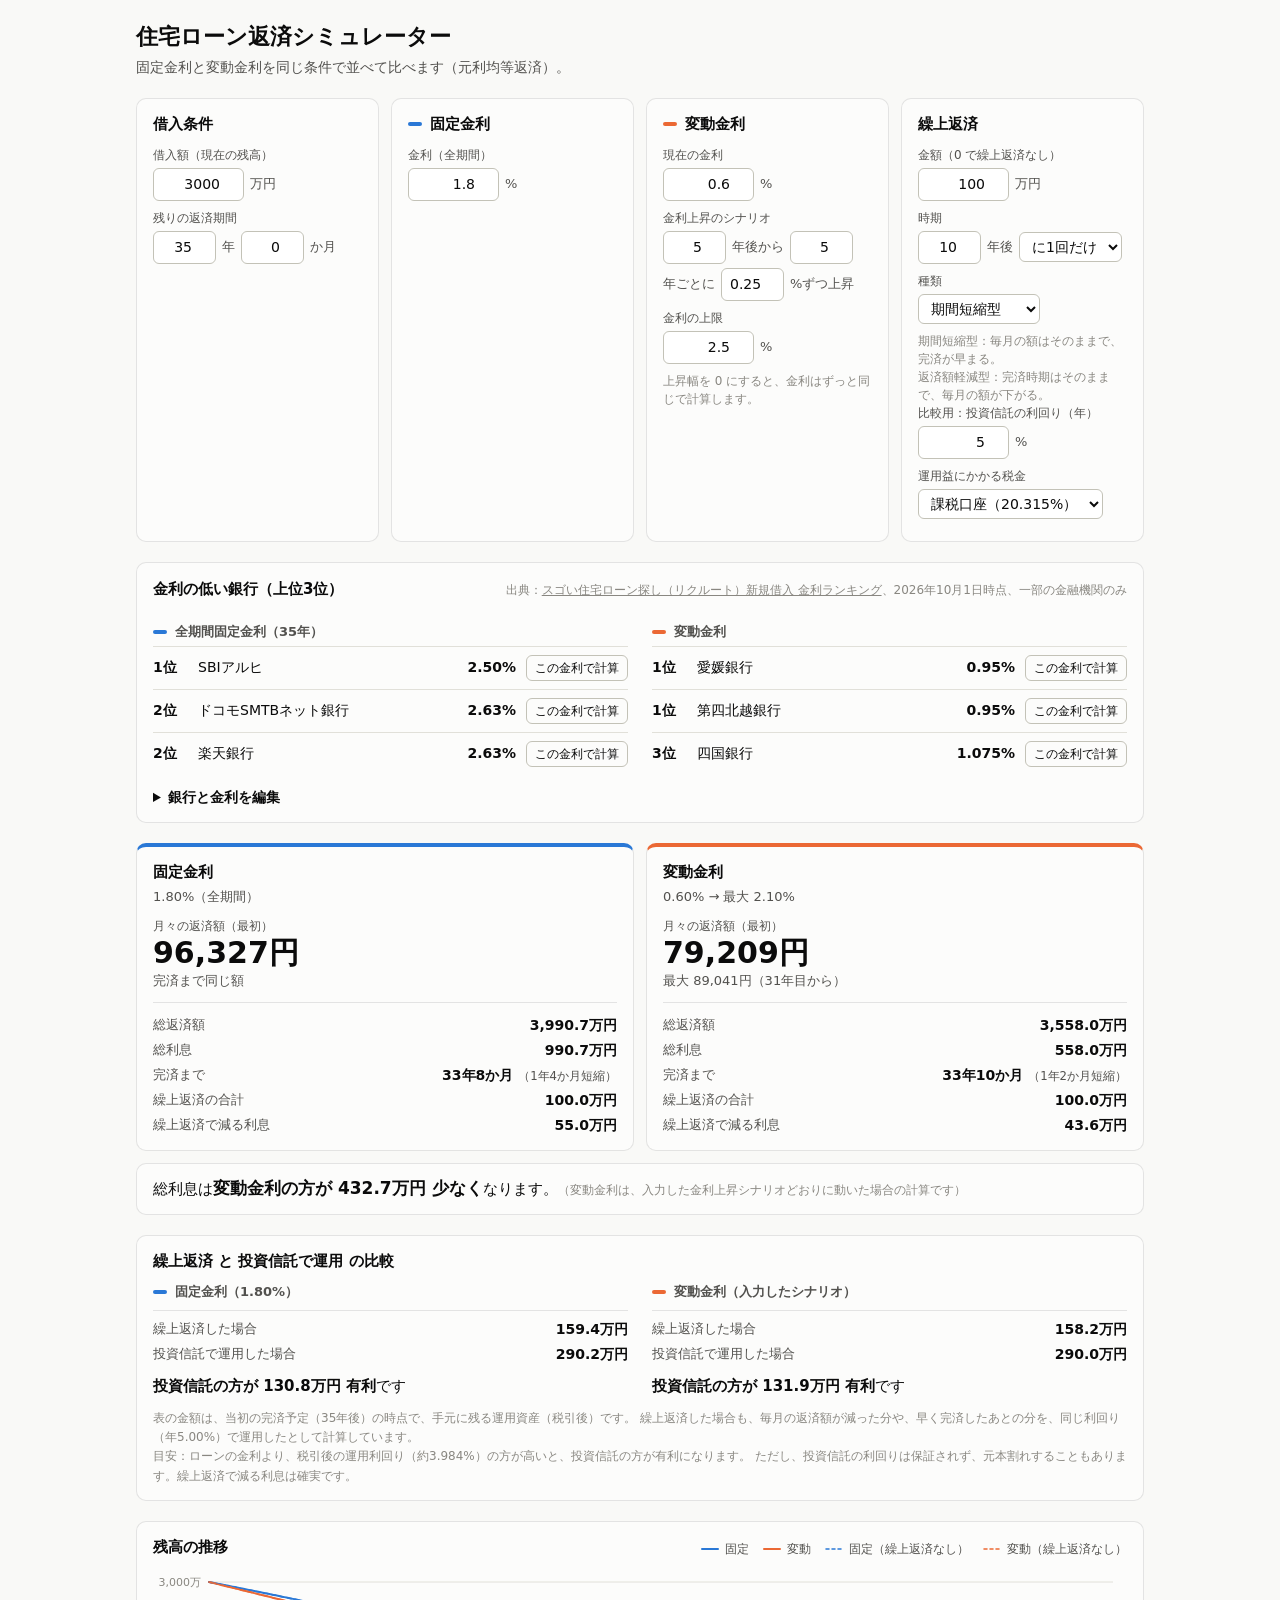
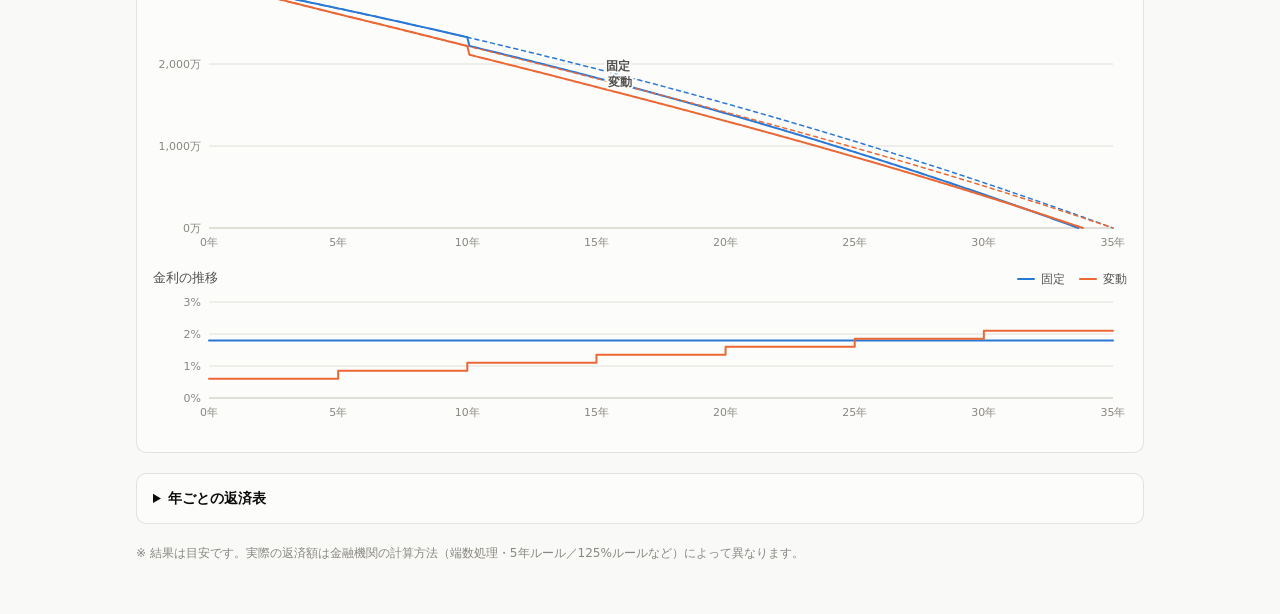
<file: loan/index.html>
<!doctype html>
<html lang="ja">
<head>
<meta charset="utf-8">
<meta name="viewport" content="width=device-width, initial-scale=1">
<title>住宅ローン返済シミュレーター</title>
<link rel="manifest" href="manifest.json">
<meta name="theme-color" content="#2a78d6">
<style>
  :root {
    --bg: #f9f9f7;
    --surface: #fcfcfb;
    --text: #0b0b0b;
    --text-2: #52514e;
    --muted: #898781;
    --border: rgba(11, 11, 11, 0.10);
    --grid: #e1e0d9;
    --axis: #c3c2b7;
    --input-bg: #ffffff;
    --accent: #2a78d6;
    --danger: #d03b3b;
    --s-fixed: #2a78d6;   /* 系列1：固定 */
    --s-var: #eb6834;     /* 系列2：変動 */
    color-scheme: light;
  }
  @media (prefers-color-scheme: dark) {
    :root {
      --bg: #0d0d0d;
      --surface: #1a1a19;
      --text: #f0efec;
      --text-2: #c3c2b7;
      --muted: #898781;
      --border: rgba(255, 255, 255, 0.10);
      --grid: #2c2c2a;
      --axis: #383835;
      --input-bg: #121211;
      --accent: #3987e5;
      --danger: #e66767;
      --s-fixed: #3987e5;
      --s-var: #d95926;
      color-scheme: dark;
    }
  }

  * { box-sizing: border-box; }
  body {
    margin: 0;
    background: var(--bg);
    color: var(--text);
    font-family: system-ui, -apple-system, "Segoe UI", "Hiragino Sans", "Yu Gothic UI", Meiryo, sans-serif;
    font-size: 14px;
    line-height: 1.5;
  }
  .wrap { max-width: 1040px; margin: 0 auto; padding: 20px 16px 40px; }
  h1 { font-size: 22px; margin: 0 0 4px; }
  .lead { color: var(--text-2); margin: 0 0 20px; }
  h2 { font-size: 15px; margin: 0 0 10px; }

  .panel { background: var(--surface); border: 1px solid var(--border); border-radius: 10px; padding: 14px 16px; }

  /* 入力 */
  .inputs { display: grid; grid-template-columns: repeat(auto-fit, minmax(230px, 1fr)); gap: 12px; margin-bottom: 20px; }
  .inputs h2 { display: flex; align-items: center; gap: 8px; }
  .swatch { display: inline-block; width: 14px; height: 4px; border-radius: 2px; }
  .swatch.fixed { background: var(--s-fixed); }
  .swatch.var { background: var(--s-var); }
  .field { display: flex; flex-wrap: wrap; align-items: center; gap: 4px 6px; margin-bottom: 8px; }
  .field > .name { flex-basis: 100%; color: var(--text-2); font-size: 12px; }
  .field input, .field select {
    font: inherit; color: var(--text); background: var(--input-bg);
    border: 1px solid var(--axis); border-radius: 6px; padding: 5px 8px;
  }
  .inputs > .panel { min-width: 0; }
  .field select { max-width: 100%; min-width: 0; }
  .field input { width: 6.5em; text-align: right; font-variant-numeric: tabular-nums; }
  .field input.short { width: 4.5em; }
  .field input:focus, .field select:focus { outline: 2px solid var(--accent); outline-offset: -1px; }
  .field input.invalid { border-color: var(--danger); outline-color: var(--danger); }
  .unit { color: var(--text-2); font-size: 13px; }
  .note { color: var(--muted); font-size: 12px; margin: 4px 0 0; }

  .error-box {
    border: 1px solid var(--danger); color: var(--danger); border-radius: 8px;
    padding: 10px 14px; margin-bottom: 20px;
  }

  /* 結果カード */
  .results { display: grid; grid-template-columns: repeat(auto-fit, minmax(280px, 1fr)); gap: 12px; margin-bottom: 12px; }
  .card { border-top: 4px solid var(--s-fixed); }
  .card.var { border-top-color: var(--s-var); }
  .card .rate-text { color: var(--text-2); font-size: 13px; margin: -6px 0 10px; }
  .hero-label { color: var(--text-2); font-size: 12px; }
  .hero { font-size: 30px; font-weight: 700; line-height: 1.2; }
  .hero-sub { color: var(--text-2); font-size: 13px; min-height: 1.5em; }
  .stats { display: grid; grid-template-columns: auto 1fr; gap: 4px 16px; margin: 12px 0 0; padding-top: 12px; border-top: 1px solid var(--border); }
  .stats dt { color: var(--text-2); font-size: 13px; }
  .stats dd { margin: 0; text-align: right; font-weight: 600; font-variant-numeric: tabular-nums; }
  .stats dd small { font-weight: 400; color: var(--text-2); }
  .compare { margin: 0 0 20px; padding: 12px 16px; font-size: 15px; }
  .compare strong { font-size: 17px; }

  /* グラフ */
  .chart-panel { margin-bottom: 20px; }
  .chart-head { display: flex; flex-wrap: wrap; align-items: baseline; justify-content: space-between; gap: 6px 16px; margin-bottom: 4px; }
  .legend { display: flex; flex-wrap: wrap; gap: 4px 14px; color: var(--text-2); font-size: 12px; }
  .legend span { display: inline-flex; align-items: center; gap: 6px; }
  .legend svg { overflow: visible; }
  .chart { position: relative; margin-bottom: 16px; }
  .chart svg { display: block; width: 100%; }
  .chart .grid { stroke: var(--grid); stroke-width: 1; }
  .chart .base { stroke: var(--axis); stroke-width: 1; }
  .chart .tick { fill: var(--muted); font-size: 11px; font-variant-numeric: tabular-nums; }
  .chart .dlabel { fill: var(--text-2); font-size: 12px; font-weight: 600; paint-order: stroke; stroke: var(--surface); stroke-width: 4px; }
  .chart .line { fill: none; stroke-width: 2; stroke-linejoin: round; stroke-linecap: round; }
  .chart .line.dash { stroke-width: 1.5; stroke-dasharray: 4 4; }
  .chart .fixed { stroke: var(--s-fixed); }
  .chart .var { stroke: var(--s-var); }
  .chart .cross { stroke: var(--axis); stroke-width: 1; }
  .chart .dot { stroke: var(--surface); stroke-width: 2; }
  .chart .dot.fixed { fill: var(--s-fixed); }
  .chart .dot.var { fill: var(--s-var); }
  .tip {
    position: absolute; pointer-events: none; z-index: 2;
    background: var(--surface); border: 1px solid var(--border); border-radius: 8px;
    box-shadow: 0 4px 16px rgba(0, 0, 0, .12); padding: 8px 10px; font-size: 12px; white-space: nowrap;
  }
  .tip b { display: block; margin-bottom: 4px; }
  .tip .row { display: flex; align-items: center; gap: 6px; }
  .tip .row .v { margin-left: auto; padding-left: 12px; font-weight: 600; font-variant-numeric: tabular-nums; }
  .chart-title { font-size: 13px; color: var(--text-2); margin: 0; }

  /* 年ごとの表 */
  details.panel { margin-bottom: 20px; }
  summary { cursor: pointer; font-weight: 600; }
  .tabs { display: flex; gap: 6px; margin: 12px 0 8px; }
  .tabs button {
    font: inherit; cursor: pointer; border-radius: 6px; padding: 4px 12px;
    border: 1px solid var(--axis); background: var(--surface); color: var(--text);
  }
  .tabs button[aria-pressed="true"] { background: var(--text); color: var(--surface); border-color: var(--text); }
  .table-scroll { overflow-x: auto; }
  table { width: 100%; border-collapse: collapse; font-variant-numeric: tabular-nums; font-size: 13px; }
  th, td { padding: 6px 8px; text-align: right; white-space: nowrap; border-top: 1px solid var(--grid); }
  th { color: var(--text-2); font-weight: 500; font-size: 12px; }
  th:first-child, td:first-child { text-align: left; }

  .disclaimer { color: var(--muted); font-size: 12px; }

  /* 繰上返済と投資の比較 */
  .invest-panel { margin-bottom: 20px; }
  .invest-cols { display: grid; grid-template-columns: repeat(auto-fit, minmax(260px, 1fr)); gap: 12px 24px; }
  .invest-cols h3 { display: flex; align-items: center; gap: 8px; font-size: 13px; margin: 0; color: var(--text-2); }
  .invest-cols .stats { margin-top: 8px; padding-top: 8px; }
  .verdict { margin: 10px 0 0; font-size: 15px; }
  .invest-panel .note { margin-top: 12px; line-height: 1.6; }

  /* 金利の低い銀行 */
  .bank-panel { margin-bottom: 20px; }
  .bank-panel .note a { color: inherit; }
  .bank-cols { display: grid; grid-template-columns: repeat(auto-fit, minmax(260px, 1fr)); gap: 8px 24px; }
  .bank-cols h3 { display: flex; align-items: center; gap: 8px; font-size: 13px; margin: 8px 0 4px; color: var(--text-2); }
  .bank-rank { list-style: none; margin: 0; padding: 0; }
  .bank-rank li { display: flex; flex-wrap: wrap; align-items: center; gap: 4px 10px; padding: 8px 0; border-top: 1px solid var(--grid); }
  .bank-rank .rk { font-weight: 700; width: 2.5em; }
  .bank-rank .bn { flex: 1; min-width: 6em; }
  .bank-rank .br { font-weight: 700; font-variant-numeric: tabular-nums; }
  .bank-rank li.empty { color: var(--muted); }
  .bank-panel button {
    font: inherit; font-size: 12px; cursor: pointer; border-radius: 6px; padding: 3px 8px;
    border: 1px solid var(--axis); background: var(--surface); color: var(--text);
  }
  .bank-panel button:hover { border-color: var(--accent); }
  .bank-panel button:disabled { cursor: default; color: var(--muted); border-color: var(--grid); }
  .bank-panel button.danger { background: var(--danger); border-color: var(--danger); color: #fff; }
  .bank-edit { margin-top: 12px; }
  .bank-edit th, .bank-edit td { text-align: left; }
  .bank-edit input, .bank-edit select {
    font: inherit; color: var(--text); background: var(--input-bg);
    border: 1px solid var(--axis); border-radius: 6px; padding: 4px 6px;
  }
  .bank-edit input.bank-name { width: 100%; min-width: 8em; }
  .bank-edit input.rate { width: 5.5em; text-align: right; }
  .bank-edit input.invalid { border-color: var(--danger); }
  .bank-foot { display: flex; flex-wrap: wrap; align-items: center; justify-content: space-between; gap: 8px; margin-top: 8px; }
  .confirm-inline { color: var(--danger); font-size: 12px; }
</style>
</head>
<body>
<div class="wrap">
  <h1>住宅ローン返済シミュレーター</h1>
  <p class="lead">固定金利と変動金利を同じ条件で並べて比べます（元利均等返済）。</p>

  <section class="inputs" id="inputs">
    <div class="panel">
      <h2>借入条件</h2>
      <label class="field"><span class="name">借入額（現在の残高）</span>
        <input type="number" data-key="principal" min="1" step="10"><span class="unit">万円</span></label>
      <div class="field"><span class="name">残りの返済期間</span>
        <input type="number" class="short" data-key="years" min="0" max="50" step="1" aria-label="年"><span class="unit">年</span>
        <input type="number" class="short" data-key="extraMonths" min="0" max="11" step="1" aria-label="か月"><span class="unit">か月</span></div>
    </div>

    <div class="panel">
      <h2><span class="swatch fixed"></span>固定金利</h2>
      <label class="field"><span class="name">金利（全期間）</span>
        <input type="number" data-key="fixedRate" min="0" max="20" step="0.01"><span class="unit">%</span></label>
    </div>

    <div class="panel">
      <h2><span class="swatch var"></span>変動金利</h2>
      <label class="field"><span class="name">現在の金利</span>
        <input type="number" data-key="varRate" min="0" max="20" step="0.01"><span class="unit">%</span></label>
      <div class="field"><span class="name">金利上昇のシナリオ</span>
        <input type="number" class="short" data-key="varStart" min="0" max="50" step="1" aria-label="何年後から"><span class="unit">年後から</span>
        <input type="number" class="short" data-key="varEvery" min="0" max="50" step="1" aria-label="何年ごとに"><span class="unit">年ごとに</span>
        <input type="number" class="short" data-key="varStep" min="0" max="5" step="0.05" aria-label="上昇幅"><span class="unit">%ずつ上昇</span></div>
      <label class="field"><span class="name">金利の上限</span>
        <input type="number" data-key="varCap" min="0" max="20" step="0.05"><span class="unit">%</span></label>
      <p class="note">上昇幅を 0 にすると、金利はずっと同じで計算します。</p>
    </div>

    <div class="panel">
      <h2>繰上返済</h2>
      <label class="field"><span class="name">金額（0 で繰上返済なし）</span>
        <input type="number" data-key="prepayAmount" min="0" step="10"><span class="unit">万円</span></label>
      <div class="field"><span class="name">時期</span>
        <input type="number" class="short" data-key="prepayYear" min="1" max="50" step="1" aria-label="何年後"><span class="unit">年後</span>
        <select data-key="prepayMode" aria-label="回数">
          <option value="once">に1回だけ</option>
          <option value="yearly">から毎年</option>
        </select></div>
      <label class="field"><span class="name">種類</span>
        <select data-key="prepayType">
          <option value="shorten">期間短縮型</option>
          <option value="reduce">返済額軽減型</option>
        </select></label>
      <p class="note">期間短縮型：毎月の額はそのままで、完済が早まる。<br>返済額軽減型：完済時期はそのままで、毎月の額が下がる。</p>
      <label class="field"><span class="name">比較用：投資信託の利回り（年）</span>
        <input type="number" data-key="investRate" min="0" max="20" step="0.1"><span class="unit">%</span></label>
      <label class="field"><span class="name">運用益にかかる税金</span>
        <select data-key="investTax">
          <option value="taxable">課税口座（20.315%）</option>
          <option value="nisa">NISA（非課税）</option>
        </select></label>
    </div>
  </section>

  <section class="panel bank-panel" id="bankPanel">
    <div class="chart-head">
      <h2>金利の低い銀行（上位3位）</h2>
      <span class="note" id="bankSource"></span>
    </div>
    <div class="bank-cols">
      <div>
        <h3><span class="swatch fixed"></span>全期間固定金利（35年）</h3>
        <ol class="bank-rank" id="rankFixed"></ol>
      </div>
      <div>
        <h3><span class="swatch var"></span>変動金利</h3>
        <ol class="bank-rank" id="rankVar"></ol>
      </div>
    </div>
    <details class="bank-edit">
      <summary>銀行と金利を編集</summary>
      <p class="note">金利は毎月変わります。各銀行の公式サイトで最新の金利を確かめて、ここで書き換えてください。順位は自動で並び替わります。</p>
      <div class="table-scroll">
        <table>
          <thead><tr><th>種類</th><th>銀行名</th><th>金利</th><th></th></tr></thead>
          <tbody id="bankBody"></tbody>
        </table>
      </div>
      <div class="bank-foot">
        <button id="btnAddBank">＋ 銀行を追加</button>
        <span id="bankResetArea"></span>
      </div>
    </details>
  </section>

  <div class="error-box" id="errorBox" hidden></div>

  <div id="output">
    <section class="results" id="results"></section>
    <p class="panel compare" id="compare"></p>

    <section class="panel invest-panel" id="investPanel">
      <h2>繰上返済 と 投資信託で運用 の比較</h2>
      <div id="investBody"></div>
    </section>

    <section class="panel chart-panel">
      <div class="chart-head">
        <h2>残高の推移</h2>
        <div class="legend" id="balanceLegend"></div>
      </div>
      <div class="chart" id="balanceChart"></div>

      <div class="chart-head">
        <p class="chart-title">金利の推移</p>
        <div class="legend" id="rateLegend"></div>
      </div>
      <div class="chart" id="rateChart"></div>
    </section>

    <details class="panel" id="yearTable">
      <summary>年ごとの返済表</summary>
      <div class="tabs">
        <button data-tab="fixed">固定金利</button>
        <button data-tab="var">変動金利</button>
      </div>
      <div class="table-scroll">
        <table>
          <thead>
            <tr><th>年目</th><th>金利</th><th>年間返済額</th><th>うち利息</th><th>うち元金</th><th>繰上返済</th><th>年末残高</th></tr>
          </thead>
          <tbody id="yearBody"></tbody>
        </table>
      </div>
    </details>
  </div>

  <p class="disclaimer">※ 結果は目安です。実際の返済額は金融機関の計算方法（端数処理・5年ルール／125%ルールなど）によって異なります。</p>
</div>

<script>
// ===== 設定・初期値 =====
const STORAGE_KEY = 'loan-sim-v1';

const DEFAULTS = {
  principal: '3000', years: '35', extraMonths: '0',
  fixedRate: '1.8',
  varRate: '0.6', varStart: '5', varEvery: '5', varStep: '0.25', varCap: '2.5',
  prepayAmount: '100', prepayYear: '10', prepayMode: 'once', prepayType: 'shorten',
  investRate: '5', investTax: 'taxable',
};
const TAX_RATE = 0.20315;   // 課税口座での運用益への税率

// 数値の入力欄の範囲。int: true は整数のみ
const RULES = {
  principal: { min: 1, max: 100000 },
  years: { min: 0, max: 50, int: true },
  extraMonths: { min: 0, max: 11, int: true },
  fixedRate: { min: 0, max: 20 },
  varRate: { min: 0, max: 20 },
  varStart: { min: 0, max: 50, int: true },
  varEvery: { min: 0, max: 50, int: true },
  varStep: { min: 0, max: 5 },
  varCap: { min: 0, max: 20 },
  prepayAmount: { min: 0, max: 100000 },
  prepayYear: { min: 1, max: 50, int: true },
  investRate: { min: 0, max: 20 },
};

// 金利の低い銀行の初期データ（ユーザーが画面で編集できる）
const BANK_SOURCE = {
  name: 'スゴい住宅ローン探し（リクルート）新規借入 金利ランキング',
  url: 'https://finance.recruit.co.jp/article/rate-ranking/',
  date: '2026年10月1日時点',
};
const DEFAULT_BANKS = [
  { id: 1, type: 'var', name: '愛媛銀行', rate: '0.95' },
  { id: 2, type: 'var', name: '第四北越銀行', rate: '0.95' },
  { id: 3, type: 'var', name: '四国銀行', rate: '1.075' },
  { id: 4, type: 'fixed', name: 'SBIアルヒ', rate: '2.5' },
  { id: 5, type: 'fixed', name: 'ドコモSMTBネット銀行', rate: '2.63' },
  { id: 6, type: 'fixed', name: '楽天銀行', rate: '2.63' },
];
const BANK_TYPES = { fixed: 'fixedRate', var: 'varRate' };   // 種類 → 「この金利で計算」で書き換える入力欄

// ===== 状態 =====
const state = {
  inputs: { ...DEFAULTS },   // 入力欄の文字列をそのまま持つ
  tableTab: 'fixed',         // 年ごとの表で表示中のプラン
  results: null,             // 計算結果（入力に誤りがあるときは null）
  banks: DEFAULT_BANKS.map(b => ({ ...b })),   // [{id, type: 'fixed'|'var', name, rate}]
  banksEdited: false,        // 初期データから編集したか
  confirmBankReset: false,   // 「初期データに戻す」の確認中か
};
let nextBankId = 1;

// ===== 保存・読み込み =====
function load() {
  try {
    const saved = JSON.parse(localStorage.getItem(STORAGE_KEY));
    if (saved && saved.inputs) {
      for (const key of Object.keys(DEFAULTS)) {
        if (typeof saved.inputs[key] === 'string') state.inputs[key] = saved.inputs[key];
      }
      if (saved.tableTab === 'var') state.tableTab = 'var';
      if (Array.isArray(saved.banks)) {
        state.banks = saved.banks;
        state.banksEdited = !!saved.banksEdited;
      }
    }
  } catch (e) { /* 保存領域が使えない環境では初期値で動かす */ }
}

function save() {
  try {
    localStorage.setItem(STORAGE_KEY, JSON.stringify({
      inputs: state.inputs, tableTab: state.tableTab, banks: state.banks, banksEdited: state.banksEdited,
    }));
  } catch (e) { /* 保存できなくても画面は動かす */ }
}

// ===== 入力の読み取りとチェック =====
// 戻り値: { values } または { errors: [メッセージ], badKeys: [key] }
function parseInputs(raw) {
  const values = { prepayMode: raw.prepayMode, prepayType: raw.prepayType, investTax: raw.investTax };
  const badKeys = [];
  for (const [key, rule] of Object.entries(RULES)) {
    const v = raw[key].trim() === '' ? NaN : Number(raw[key]);
    const ok = Number.isFinite(v) && v >= rule.min && v <= rule.max && (!rule.int || Number.isInteger(v));
    if (!ok) badKeys.push(key);
    values[key] = v;
  }
  // 繰上返済の金額が 0 のときは時期を使わないので、時期はチェックしない
  if (values.prepayAmount === 0 && badKeys.includes('prepayYear')) {
    badKeys.splice(badKeys.indexOf('prepayYear'), 1);
    values.prepayYear = 1;
  }
  const errors = [];
  if (badKeys.length) errors.push('赤枠の欄を確認してください（範囲外、または空欄です）。');
  if (badKeys.includes('prepayYear')) {
    errors.push('繰上返済の時期は「1年後」以降で入力してください（今すぐ返す分は、借入額から引いて入力してください）。');
  }
  if (!badKeys.includes('years') && !badKeys.includes('extraMonths') && values.years * 12 + values.extraMonths === 0) {
    errors.push('残りの返済期間を1か月以上にしてください。');
    badKeys.push('years');
  }
  return errors.length ? { errors, badKeys } : { values };
}

// ===== 計算 =====
const round3 = n => Math.round(n * 1000) / 1000;

// 月々の返済額（元利均等）：残高 bal を年利 rate% で k 回で返す
function pmt(bal, rate, k) {
  if (k <= 1) return bal + Math.floor(bal * rate / 1200);
  const i = rate / 1200;
  if (i === 0) return Math.ceil(bal / k);
  return Math.round(bal * i / (1 - Math.pow(1 + i, -k)));
}

// 返済額 pay で残高 bal を返し終わるまでの回数
function nper(bal, rate, pay) {
  const i = rate / 1200;
  if (i === 0) return Math.ceil(bal / pay);
  return Math.ceil(-Math.log(1 - bal * i / pay) / Math.log(1 + i) - 1e-9);
}

function isPrepayMonth(m, prepay) {
  if (prepay.amount <= 0) return false;
  const start = prepay.year * 12;
  return prepay.mode === 'once' ? m === start : m >= start && (m - start) % 12 === 0;
}

// 1か月ずつ返済を計算する。rateAt(m) は m か月目（0始まり）の年利%
function simulate({ principal, months, prepay }, rateAt, withPrepay) {
  const rows = [];
  let bal = principal, end = months, rate = null, payment = 0, totalInterest = 0, totalPrepay = 0;

  for (let m = 0; m < end && bal > 0; m++) {
    const prevRate = rate;
    rate = rateAt(m);
    let recalc = m === 0 || rate !== prevRate;   // 金利が変わったら返済額を計算し直す
    let pre = 0;

    if (withPrepay && isPrepayMonth(m, prepay)) {
      pre = Math.min(prepay.amount, bal);
      bal -= pre;
      totalPrepay += pre;
      if (bal === 0) {
        rows.push({ m, rate, payment: 0, interest: 0, principal: 0, prepay: pre, balance: 0 });
        break;
      }
      if (prepay.type === 'reduce') recalc = true;          // 返済額軽減型：返済額を下げる
      else end = m + nper(bal, prevRate, payment);          // 期間短縮型：同じ返済額で完済が早まる
    }

    if (recalc) payment = pmt(bal, rate, end - m);
    const interest = Math.floor(bal * rate / 1200);
    const last = m === end - 1 || bal + interest <= payment;
    const pay = last ? bal + interest : payment;            // 最終回は残高をちょうど払い切る
    bal -= pay - interest;
    totalInterest += interest;
    rows.push({ m, rate, payment: pay, interest, principal: pay - interest, prepay: pre, balance: bal });
  }

  const paid = rows.filter(r => r.payment > 0);
  const regular = paid.length > 1 ? paid.slice(0, -1) : paid;   // 端数の最終回は除く
  const maxPayment = Math.max(0, ...regular.map(r => r.payment));
  const lastRow = rows[rows.length - 1];
  return {
    rows,
    totalInterest,
    totalPrepay,
    totalPaid: principal + totalInterest,
    firstPayment: paid.length ? paid[0].payment : 0,
    maxPayment,
    maxFrom: (regular.find(r => r.payment === maxPayment) || { m: 0 }).m,
    afterPrepay: (rows.find(r => r.prepay > 0 && r.payment > 0) || {}).payment,
    payoffMonths: lastRow.payment > 0 ? lastRow.m + 1 : lastRow.m,
  };
}

function compute(v) {
  const months = v.years * 12 + v.extraMonths;
  const base = {
    principal: Math.round(v.principal * 10000),
    months,
    prepay: { amount: Math.round(v.prepayAmount * 10000), year: v.prepayYear, mode: v.prepayMode, type: v.prepayType },
  };
  const fixedRateAt = () => v.fixedRate;
  const cap = Math.max(v.varCap, v.varRate);
  const varRateAt = m => {
    const y = Math.floor(m / 12);
    if (v.varStep <= 0 || y < v.varStart) return v.varRate;
    const steps = v.varEvery > 0 ? Math.floor((y - v.varStart) / v.varEvery) + 1 : 1;
    return Math.min(round3(v.varRate + steps * v.varStep), cap);
  };
  return {
    base, months,
    fixedRateAt, varRateAt,
    fixed: simulate(base, fixedRateAt, true),
    fixedNo: simulate(base, fixedRateAt, false),
    var: simulate(base, varRateAt, true),
    varNo: simulate(base, varRateAt, false),
    hasPrepay: base.prepay.amount > 0 && base.prepay.year * 12 < months,
  };
}

function yearly(res) {
  const years = [];
  for (const r of res.rows) {
    const y = Math.floor(r.m / 12);
    years[y] ??= { year: y + 1, rate: r.rate, payment: 0, interest: 0, principal: 0, prepay: 0, balance: 0 };
    const t = years[y];
    t.payment += r.payment;
    t.interest += r.interest;
    t.principal += r.principal;
    t.prepay += r.prepay;
    t.balance = r.balance;
  }
  return years.filter(Boolean);
}

// ===== 表示用の書式 =====
const yen = n => Math.round(n).toLocaleString('ja-JP') + '円';
const man = n => (n / 10000).toLocaleString('ja-JP', { minimumFractionDigits: 1, maximumFractionDigits: 1 }) + '万円';
const pct = r => r.toLocaleString('ja-JP', { minimumFractionDigits: 2, maximumFractionDigits: 3 }) + '%';
const duration = m => `${Math.floor(m / 12)}年` + (m % 12 ? `${m % 12}か月` : '');

// ===== 描画：結果カード =====
function renderCards() {
  const R = state.results, v = state.values;
  const card = (kind, title, rateText, res, resNo) => {
    let sub = '';
    if (res.maxPayment > res.firstPayment) sub = `最大 ${yen(res.maxPayment)}（${Math.floor(res.maxFrom / 12) + 1}年目から）`;
    else if (R.hasPrepay && v.prepayType === 'reduce' && res.afterPrepay) sub = `繰上返済後 ${yen(res.afterPrepay)}`;
    else sub = '完済まで同じ額';
    if (res.maxPayment > res.firstPayment && R.hasPrepay && v.prepayType === 'reduce' && res.afterPrepay) {
      sub += ` ／ 繰上返済後 ${yen(res.afterPrepay)}`;
    }
    const shortened = resNo.payoffMonths - res.payoffMonths;
    const saved = resNo.totalInterest - res.totalInterest;
    return `<div class="panel card ${kind}">
      <h2>${title}</h2>
      <p class="rate-text">${rateText}</p>
      <div class="hero-label">月々の返済額（最初）</div>
      <div class="hero">${yen(res.firstPayment)}</div>
      <div class="hero-sub">${sub}</div>
      <dl class="stats">
        <dt>総返済額</dt><dd>${man(res.totalPaid)}</dd>
        <dt>総利息</dt><dd>${man(res.totalInterest)}</dd>
        <dt>完済まで</dt><dd>${duration(res.payoffMonths)}${shortened > 0 ? ` <small>（${duration(shortened)}短縮）</small>` : ''}</dd>
        ${R.hasPrepay ? `
        <dt>繰上返済の合計</dt><dd>${man(res.totalPrepay)}</dd>
        <dt>繰上返済で減る利息</dt><dd>${man(saved)}</dd>` : ''}
      </dl>
    </div>`;
  };

  const varRates = [...new Set(Array.from({ length: R.months }, (_, m) => R.varRateAt(m)))];
  const varMax = Math.max(...varRates);
  const varText = varMax > v.varRate ? `${pct(v.varRate)} → 最大 ${pct(varMax)}` : `${pct(v.varRate)}（変化なし）`;

  document.getElementById('results').innerHTML =
    card('fixed', '固定金利', `${pct(v.fixedRate)}（全期間）`, R.fixed, R.fixedNo) +
    card('var', '変動金利', varText, R.var, R.varNo);

  const diff = R.var.totalInterest - R.fixed.totalInterest;
  document.getElementById('compare').innerHTML = Math.abs(diff) < 10000
    ? '総利息は、固定と変動で<strong>ほぼ同じ</strong>です。'
    : `総利息は<strong>${diff < 0 ? '変動' : '固定'}金利の方が ${man(Math.abs(diff))} 少なく</strong>なります。` +
      '<span class="note">（変動金利は、入力した金利上昇シナリオどおりに動いた場合の計算です）</span>';
}

// ===== 計算と描画：繰上返済と投資信託の比較 =====
// 「繰上返済する」と「繰上返済せず、そのお金を投資信託で運用する」を比べる。
// 毎月、出ていくお金（返済額＋繰上返済額）が少ない方は、差額を同じ利回りで運用したとして、
// 当初の完済予定の月に、手元に残る運用資産（税引後）を比べる。
function compareInvest(withPre, noPre, months, annualPct, taxable) {
  const i = Math.pow(1 + annualPct / 100, 1 / 12) - 1;   // 年利回りを月の複利に直す
  const outPre = new Array(months).fill(0), outInv = new Array(months).fill(0);
  withPre.rows.forEach(r => { outPre[r.m] += r.payment + r.prepay; });
  noPre.rows.forEach(r => { outInv[r.m] += r.payment; });

  const pre = { bal: 0, put: 0 }, inv = { bal: 0, put: 0 };   // bal: 運用残高, put: 積み立てた元本
  for (let m = 0; m < months; m++) {
    const d = outPre[m] - outInv[m];
    const saver = d > 0 ? inv : pre;   // その月に出ていくお金が少ない方が、差額を運用に回す
    saver.bal += Math.abs(d);
    saver.put += Math.abs(d);
    pre.bal *= 1 + i;
    inv.bal *= 1 + i;
  }
  const afterTax = a => a.bal - (taxable ? Math.max(0, a.bal - a.put) * TAX_RATE : 0);
  return { pre: afterTax(pre), inv: afterTax(inv) };
}

function renderInvest() {
  const R = state.results, v = state.values;
  const body = document.getElementById('investBody');
  if (!R.hasPrepay) {
    body.innerHTML = '<p class="note">繰上返済の金額と時期を入れると、繰上返済と投資信託での運用を比べられます。</p>';
    return;
  }
  const taxable = v.investTax === 'taxable';
  const col = (kind, title, res, resNo) => {
    const c = compareInvest(res, resNo, R.months, v.investRate, taxable);
    const diff = c.inv - c.pre;
    const verdict = Math.abs(diff) < 10000
      ? '<strong>どちらもほぼ同じ</strong>です'
      : `<strong>${diff > 0 ? '投資信託' : '繰上返済'}の方が ${man(Math.abs(diff))} 有利</strong>です`;
    return `<div>
      <h3><span class="swatch ${kind}"></span>${title}</h3>
      <dl class="stats">
        <dt>繰上返済した場合</dt><dd>${man(c.pre)}</dd>
        <dt>投資信託で運用した場合</dt><dd>${man(c.inv)}</dd>
      </dl>
      <p class="verdict">${verdict}</p>
    </div>`;
  };
  const netRate = v.investRate * (taxable ? 1 - TAX_RATE : 1);
  body.innerHTML = `<div class="invest-cols">
      ${col('fixed', `固定金利（${pct(v.fixedRate)}）`, R.fixed, R.fixedNo)}
      ${col('var', '変動金利（入力したシナリオ）', R.var, R.varNo)}
    </div>
    <p class="note">
      表の金額は、当初の完済予定（${duration(R.months)}後）の時点で、手元に残る運用資産（${taxable ? '税引後' : '非課税'}）です。
      繰上返済した場合も、毎月の返済額が減った分や、早く完済したあとの分を、同じ利回り（年${pct(v.investRate)}）で運用したとして計算しています。<br>
      目安：ローンの金利より、${taxable ? '税引後の' : ''}運用利回り（約${pct(round3(netRate))}）の方が高いと、投資信託の方が有利になります。
      ただし、投資信託の利回りは保証されず、元本割れすることもあります。繰上返済で減る利息は確実です。
    </p>`;
}

// ===== 描画：折れ線グラフ（SVG） =====
const SVG_NS = 'http://www.w3.org/2000/svg';

function niceStep(max, count) {
  const raw = max / count;
  const mag = Math.pow(10, Math.floor(Math.log10(raw)));
  const n = raw / mag;
  return (n <= 1 ? 1 : n <= 2 ? 2 : n <= 5 ? 5 : 10) * mag;
}

// points は [[x(年), y], ...]。x 以下で最後の点の値を返す
function valueAt(points, x) {
  let v = points[0][1];
  for (const [px, py] of points) { if (px <= x + 1e-9) v = py; else break; }
  return v;
}

// opt: { height, xMax, yMax, yStep, yFmt, series: [{name, cls, dash, step, points}], labels, tipTitle, tipFmt }
function lineChart(host, opt) {
  const W = Math.max(300, host.clientWidth), H = opt.height;
  const M = { l: 56, r: 14, t: 10, b: 24 };
  const x = v => M.l + v / opt.xMax * (W - M.l - M.r);
  const y = v => M.t + (1 - v / opt.yMax) * (H - M.t - M.b);

  let svg = `<svg viewBox="0 0 ${W} ${H}" height="${H}" role="img" aria-label="${opt.ariaLabel}">`;
  for (let t = 0; t <= opt.yMax + 1e-9; t += opt.yStep) {
    svg += `<line class="${t === 0 ? 'base' : 'grid'}" x1="${M.l}" x2="${W - M.r}" y1="${y(t)}" y2="${y(t)}"/>`;
    svg += `<text class="tick" x="${M.l - 8}" y="${y(t) + 4}" text-anchor="end">${opt.yFmt(t)}</text>`;
  }
  const xStep = opt.xMax > 40 ? 10 : 5;
  for (let t = 0; t <= opt.xMax + 1e-9; t += xStep) {
    svg += `<text class="tick" x="${x(t)}" y="${H - 6}" text-anchor="middle">${t}年</text>`;
  }
  for (const s of opt.series) {
    let d = '';
    s.points.forEach(([px, py], i) => {
      if (i === 0) d += `M${x(px)},${y(py)}`;
      else if (s.step) d += `H${x(px)}V${y(py)}`;
      else d += `L${x(px)},${y(py)}`;
    });
    if (s.step) d += `H${x(opt.xMax)}`;
    svg += `<path class="line ${s.cls}${s.dash ? ' dash' : ''}" d="${d}"/>`;
  }
  // 直接ラベル（重なる場合は上下にずらす）
  const placed = (opt.labels || []).map(l => ({ ...l, px: x(l.x) + 6, py: y(valueAt(opt.series[l.series].points, l.x)) - 8 }));
  placed.sort((a, b) => a.py - b.py);
  for (let i = 1; i < placed.length; i++) {
    if (Math.abs(placed[i].px - placed[i - 1].px) < 120 && placed[i].py - placed[i - 1].py < 16) placed[i].py = placed[i - 1].py + 16;
  }
  for (const l of placed) svg += `<text class="dlabel" x="${l.px}" y="${l.py}">${l.text}</text>`;

  svg += `<g class="hover" visibility="hidden"><line class="cross" y1="${M.t}" y2="${H - M.b}"/>` +
    opt.series.filter(s => !s.dash).map(s => `<circle class="dot ${s.cls}" r="4"/>`).join('') + '</g>';
  svg += `<rect x="${M.l}" y="0" width="${W - M.l - M.r}" height="${H}" fill="transparent"/></svg>`;
  host.innerHTML = svg + '<div class="tip" hidden></div>';

  // ホバー：年単位でスナップして、全系列の値を出す
  const root = host.querySelector('svg'), hover = root.querySelector('.hover'), tip = host.querySelector('.tip');
  const solid = opt.series.filter(s => !s.dash);
  root.querySelector('rect').addEventListener('pointermove', e => {
    const box = root.getBoundingClientRect();
    const px = (e.clientX - box.left) * (W / box.width);
    const year = Math.max(0, Math.min(Math.floor(opt.xMax), Math.round((px - M.l) / (W - M.l - M.r) * opt.xMax)));
    const cx = x(year);
    hover.setAttribute('visibility', 'visible');
    hover.querySelector('line').setAttribute('x1', cx);
    hover.querySelector('line').setAttribute('x2', cx);
    hover.querySelectorAll('circle').forEach((c, i) => {
      c.setAttribute('cx', cx);
      c.setAttribute('cy', y(valueAt(solid[i].points, year)));
    });
    tip.innerHTML = `<b>${opt.tipTitle(year)}</b>` + opt.series.map(s =>
      `<div class="row">${legendMark(s)}${s.name}<span class="v">${opt.tipFmt(valueAt(s.points, year))}</span></div>`).join('');
    tip.hidden = false;
    const left = cx / W * box.width;
    tip.style.left = (left + tip.offsetWidth + 16 > box.width ? left - tip.offsetWidth - 12 : left + 12) + 'px';
    tip.style.top = '8px';
  });
  root.querySelector('rect').addEventListener('pointerleave', () => {
    hover.setAttribute('visibility', 'hidden');
    tip.hidden = true;
  });
}

function legendMark(s) {
  return `<svg width="18" height="6" aria-hidden="true"><line x1="1" x2="17" y1="3" y2="3" stroke="var(--s-${s.cls})"
    stroke-width="${s.dash ? 1.5 : 2}" stroke-linecap="round" ${s.dash ? 'stroke-dasharray="3 3"' : ''}/></svg>`;
}
function renderLegend(el, series) {
  el.innerHTML = series.map(s => `<span>${legendMark(s)}${s.name}</span>`).join('');
}

function renderCharts() {
  const R = state.results;
  if (!R) return;
  const xMax = R.months / 12;
  const balancePoints = res => [[0, R.base.principal], ...res.rows.map(r => [(r.m + 1) / 12, r.balance])];

  const balSeries = [
    { name: '固定', cls: 'fixed', points: balancePoints(R.fixed) },
    { name: '変動', cls: 'var', points: balancePoints(R.var) },
  ];
  if (R.hasPrepay) {
    balSeries.push({ name: '固定（繰上返済なし）', cls: 'fixed', dash: true, points: balancePoints(R.fixedNo) });
    balSeries.push({ name: '変動（繰上返済なし）', cls: 'var', dash: true, points: balancePoints(R.varNo) });
  }
  const balStep = niceStep(R.base.principal, 4);
  renderLegend(document.getElementById('balanceLegend'), balSeries);
  lineChart(document.getElementById('balanceChart'), {
    ariaLabel: '固定金利と変動金利の残高の推移',
    height: 280, xMax,
    yStep: balStep, yMax: Math.ceil(R.base.principal / balStep) * balStep,
    yFmt: t => (t / 10000).toLocaleString('ja-JP') + '万',
    series: balSeries,
    labels: [
      { text: '固定', series: 0, x: R.fixed.payoffMonths / 12 * 0.45 },
      { text: '変動', series: 1, x: R.var.payoffMonths / 12 * 0.45 },
    ],
    tipTitle: yr => yr === 0 ? '現在' : `${yr}年後の残高`,
    tipFmt: man,
  });

  const ratePoints = rateAt => {
    const pts = [[0, rateAt(0)]];
    for (let m = 12; m < R.months; m += 12) {
      const r = rateAt(m);
      if (r !== pts[pts.length - 1][1]) pts.push([m / 12, r]);
    }
    return pts;
  };
  const rateSeries = [
    { name: '固定', cls: 'fixed', step: true, points: ratePoints(R.fixedRateAt) },
    { name: '変動', cls: 'var', step: true, points: ratePoints(R.varRateAt) },
  ];
  const rMax = Math.max(...rateSeries.flatMap(s => s.points.map(p => p[1])), 0.5);
  const rStep = niceStep(rMax, 3);
  renderLegend(document.getElementById('rateLegend'), rateSeries);
  lineChart(document.getElementById('rateChart'), {
    ariaLabel: '固定金利と変動金利の金利の推移',
    height: 130, xMax,
    yStep: rStep, yMax: Math.ceil(rMax / rStep + 0.01) * rStep,
    yFmt: t => round3(t) + '%',
    series: rateSeries,
    tipTitle: yr => yr === 0 ? '現在の金利' : `${yr}年後の金利`,
    tipFmt: pct,
  });
}

// ===== 描画：年ごとの表 =====
function renderTable() {
  const R = state.results;
  if (!R) return;
  document.querySelectorAll('.tabs button').forEach(b => b.setAttribute('aria-pressed', String(b.dataset.tab === state.tableTab)));
  document.getElementById('yearBody').innerHTML = yearly(R[state.tableTab]).map(t => `<tr>
    <td>${t.year}年目</td><td>${pct(t.rate)}</td><td>${yen(t.payment)}</td><td>${yen(t.interest)}</td>
    <td>${yen(t.principal)}</td><td>${t.prepay ? yen(t.prepay) : '—'}</td><td>${yen(t.balance)}</td>
  </tr>`).join('');
}

// ===== 描画：金利の低い銀行 =====
function escapeHtml(s) {
  return String(s).replace(/[&<>"']/g, c => ({ '&': '&amp;', '<': '&lt;', '>': '&gt;', '"': '&quot;', "'": '&#39;' }[c]));
}

const isBankRate = v => String(v).trim() !== '' && Number.isFinite(+v) && +v >= 0 && +v <= 20;

// 種類ごとに金利の低い順に並べ、同じ金利は同順位として 3位以内を返す
function topBanks(type) {
  const list = state.banks
    .filter(b => b.type === type && b.name.trim() && isBankRate(b.rate))
    .map(b => ({ ...b, r: +b.rate }))
    .sort((a, b) => a.r - b.r);
  list.forEach((b, i) => { b.rank = i > 0 && list[i - 1].r === b.r ? list[i - 1].rank : i + 1; });
  return list.filter(b => b.rank <= 3);
}

function renderBankRanking() {
  for (const [type, elId] of [['fixed', 'rankFixed'], ['var', 'rankVar']]) {
    const current = Number(state.inputs[BANK_TYPES[type]]);
    const top = topBanks(type);
    document.getElementById(elId).innerHTML = top.length ? top.map(b => {
      const using = current === b.r;
      return `<li><span class="rk">${b.rank}位</span><span class="bn">${escapeHtml(b.name.trim())}</span>
        <span class="br">${pct(b.r)}</span>
        <button data-apply="${type}" data-rate="${b.r}" ${using ? 'disabled' : ''}>${using ? '計算に使用中' : 'この金利で計算'}</button></li>`;
    }).join('') : '<li class="empty">銀行が登録されていません</li>';
  }
  document.getElementById('bankSource').innerHTML = (state.banksEdited ? '編集済み（初期値の出典：' : '出典：') +
    `<a href="${BANK_SOURCE.url}" target="_blank" rel="noopener">${BANK_SOURCE.name}</a>、${BANK_SOURCE.date}、一部の金融機関のみ` +
    (state.banksEdited ? '）' : '');
}

// 編集表は、行の追加・削除のときだけ作り直す（入力中にカーソルが外れないように）
const bankBody = document.getElementById('bankBody');

function renderBankEditor() {
  bankBody.innerHTML = state.banks.map(b => `<tr data-id="${b.id}">
    <td><select data-field="type" aria-label="種類">
      <option value="fixed"${b.type === 'fixed' ? ' selected' : ''}>固定</option>
      <option value="var"${b.type === 'var' ? ' selected' : ''}>変動</option>
    </select></td>
    <td><input class="bank-name" data-field="name" value="${escapeHtml(b.name)}" placeholder="銀行名" aria-label="銀行名"></td>
    <td><input class="rate" data-field="rate" value="${escapeHtml(b.rate)}" inputmode="decimal" aria-label="金利"> %</td>
    <td><button data-act="del-bank" aria-label="削除">×</button></td>
  </tr>`).join('');
  state.banks.forEach(markBankError);
  document.getElementById('bankResetArea').innerHTML = state.confirmBankReset
    ? `<span class="confirm-inline">編集した内容を消して、初期データに戻しますか？
         <button class="danger" data-act="reset-yes">戻す</button> <button data-act="reset-no">キャンセル</button></span>`
    : '<button data-act="reset">初期データに戻す</button>';
}

function markBankError(b) {
  const el = bankBody.querySelector(`tr[data-id="${b.id}"] [data-field="rate"]`);
  const bad = String(b.rate).trim() !== '' && !isBankRate(b.rate);
  el.classList.toggle('invalid', bad);
  el.title = bad ? '0〜20 の数字で入力してください' : '';
}

// ===== 全体の更新 =====
const inputEls = [...document.querySelectorAll('[data-key]')];

function update() {
  renderBankRanking();   // 「計算に使用中」の表示を入力欄に合わせる
  const parsed = parseInputs(state.inputs);
  inputEls.forEach(el => el.classList.toggle('invalid', !!parsed.badKeys?.includes(el.dataset.key)));
  const errorBox = document.getElementById('errorBox');
  errorBox.hidden = !parsed.errors;
  document.getElementById('output').hidden = !!parsed.errors;
  if (parsed.errors) {
    errorBox.textContent = parsed.errors.join(' ');
    state.results = null;
    return;
  }
  state.values = parsed.values;
  state.results = compute(parsed.values);
  renderCards();
  renderInvest();
  renderCharts();
  renderTable();
}

// ===== 起動 =====
function init() {
  load();
  inputEls.forEach(el => { el.value = state.inputs[el.dataset.key]; });
  document.getElementById('inputs').addEventListener('input', e => {
    const key = e.target.dataset?.key;
    if (!key) return;
    state.inputs[key] = e.target.value;
    save();
    update();
  });
  document.querySelector('.tabs').addEventListener('click', e => {
    const tab = e.target.closest('button[data-tab]')?.dataset.tab;
    if (!tab) return;
    state.tableTab = tab;
    save();
    renderTable();
  });
  // 金利の低い銀行
  nextBankId = Math.max(0, ...state.banks.map(b => b.id)) + 1;
  const bankPanel = document.getElementById('bankPanel');
  bankPanel.addEventListener('input', e => {
    const tr = e.target.closest('tr[data-id]');
    if (!tr) return;
    const b = state.banks.find(x => x.id === Number(tr.dataset.id));
    b[e.target.dataset.field] = e.target.value;
    state.banksEdited = true;
    if (e.target.dataset.field === 'rate') markBankError(b);
    save();
    renderBankRanking();
  });
  bankPanel.addEventListener('click', e => {
    const btn = e.target.closest('button');
    if (!btn) return;
    if (btn.dataset.apply) {   // 「この金利で計算」：入力欄の金利を書き換えて計算し直す
      const key = BANK_TYPES[btn.dataset.apply];
      state.inputs[key] = btn.dataset.rate;
      document.querySelector(`[data-key="${key}"]`).value = btn.dataset.rate;
      save();
      update();
      return;
    }
    const act = btn.dataset.act;
    if (act === 'del-bank') {
      state.banks = state.banks.filter(b => b.id !== Number(btn.closest('tr').dataset.id));
      state.banksEdited = true;
    } else if (act === 'reset') {
      state.confirmBankReset = true;
    } else if (act === 'reset-no') {
      state.confirmBankReset = false;
    } else if (act === 'reset-yes') {
      state.banks = DEFAULT_BANKS.map(b => ({ ...b }));
      state.banksEdited = false;
      state.confirmBankReset = false;
    } else return;
    save();
    renderBankEditor();
    renderBankRanking();
  });
  document.getElementById('btnAddBank').addEventListener('click', () => {
    state.banks.push({ id: nextBankId++, type: 'var', name: '', rate: '' });
    state.banksEdited = true;
    save();
    renderBankEditor();
    bankBody.querySelector('tr:last-child .bank-name').focus();
  });
  renderBankEditor();

  // 画面幅が変わったらグラフを描き直す
  let lastWidth = 0;
  new ResizeObserver(entries => {
    const w = Math.round(entries[0].contentRect.width);
    if (w !== lastWidth) { lastWidth = w; renderCharts(); }
  }).observe(document.getElementById('balanceChart'));
  update();
}

init();

// オフラインでも開けるように、サービスワーカーを登録する（相対パスなのでサブフォルダ公開でも動く）
if ('serviceWorker' in navigator) navigator.serviceWorker.register('sw.js');
</script>
</body>
</html>
</file>
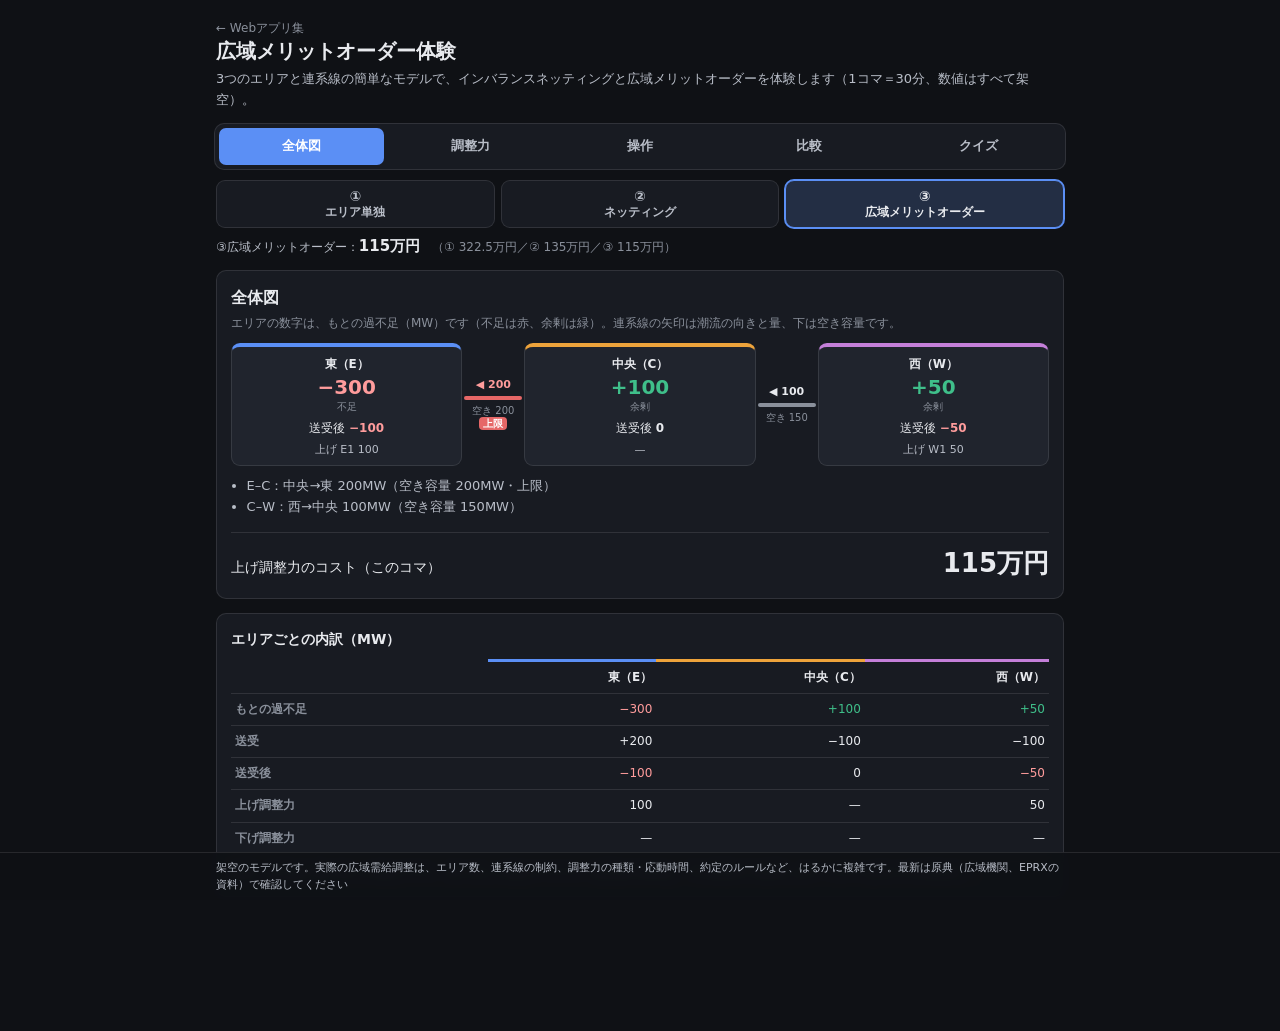
<file: merit/index.html>
<!doctype html>
<html lang="ja">
<head>
<meta charset="utf-8">
<meta name="viewport" content="width=device-width, initial-scale=1">
<title>広域メリットオーダー体験</title>
<meta name="description" content="3つのエリアと連系線の簡単なモデルで、インバランスネッティングと広域メリットオーダーを体験して学ぶ学習用アプリです（数値はすべて架空）。">
<link rel="manifest" href="manifest.json">
<meta name="theme-color" content="#14171d">
<link rel="icon" href="icons/icon-192.png">
<link rel="apple-touch-icon" href="icons/icon-192.png">
<style>
  :root {
    --bg: #0f1115;
    --surface: #181b22;
    --surface-2: #20242d;
    --text: #e8eaee;
    --text-2: #b9bec8;
    --muted: #8a909b;
    --border: rgba(255, 255, 255, 0.10);
    --accent: #5b8ff5;
    --ok: #3fbf8a;
    --ng: #e66767;
    --ng-text: #ff9c9c;
    /* エリアの色（識別用） */
    --aE: #5b8ff5; --aC: #eda33b; --aW: #c47fd9;
    color-scheme: dark;
  }
  * { box-sizing: border-box; }
  html { -webkit-text-size-adjust: 100%; }
  body {
    margin: 0; background: var(--bg); color: var(--text);
    font-family: system-ui, -apple-system, "Segoe UI", "Hiragino Sans", "Yu Gothic UI", Meiryo, sans-serif;
    font-size: 14px; line-height: 1.6;
    padding-bottom: 96px; /* 下部の注記の分 */
  }
  button, input, select { font: inherit; color: inherit; }
  .wrap { max-width: 880px; margin: 0 auto; padding: 16px 16px 24px; }
  header h1 { font-size: 20px; margin: 0; line-height: 1.35; }
  header .lead { color: var(--text-2); margin: 4px 0 12px; font-size: 13px; }
  header .back { color: var(--muted); font-size: 12px; text-decoration: none; }
  header .back:hover { color: var(--accent); }

  /* 画面のタブ */
  .tabs {
    display: grid; grid-template-columns: repeat(5, minmax(0, 1fr)); gap: 4px;
    background: var(--surface); border: 1px solid var(--border); border-radius: 10px; padding: 4px;
    position: sticky; top: 0; z-index: 5; margin: 0 -2px 10px;
  }
  .tabs button {
    border: 0; background: transparent; border-radius: 7px; padding: 8px 0;
    font-size: 13px; font-weight: 600; color: var(--text-2); cursor: pointer; white-space: nowrap;
  }
  .tabs button[aria-selected="true"] { background: var(--accent); color: #fff; }
  .tabs button:focus-visible { outline: 2px solid var(--accent); outline-offset: 2px; }
  @media (max-width: 400px) { .tabs button { font-size: 12px; } }

  /* 方式の切り替え（①②③） */
  .modes { display: grid; grid-template-columns: repeat(3, minmax(0, 1fr)); gap: 6px; margin-bottom: 6px; }
  .modes[hidden] { display: none; }
  .modes button {
    border: 1px solid var(--border); background: var(--surface); border-radius: 9px; padding: 6px 4px;
    cursor: pointer; font-size: 12px; line-height: 1.3; font-weight: 600; color: var(--text-2);
  }
  .modes button b { display: block; font-size: 14px; }
  .modes button[aria-pressed="true"] { border-color: var(--accent); box-shadow: 0 0 0 1px var(--accent); background: color-mix(in srgb, var(--accent) 16%, var(--surface)); color: var(--text); }
  .modes button:focus-visible { outline: 2px solid var(--accent); outline-offset: 2px; }
  .modesum { font-size: 12px; color: var(--text-2); margin: 0 0 12px; }
  .modesum[hidden] { display: none; }
  .modesum b { color: var(--text); font-size: 15px; }

  .screen[hidden] { display: none; }
  h2 { font-size: 16px; margin: 0 0 4px; }
  h3 { font-size: 14px; margin: 0 0 8px; }
  .hint { color: var(--muted); font-size: 12px; margin: 0 0 10px; }
  .panel { background: var(--surface); border: 1px solid var(--border); border-radius: 10px; padding: 14px; margin-bottom: 14px; }
  .btn { border: 1px solid var(--border); background: var(--surface-2); border-radius: 8px; padding: 8px 14px; cursor: pointer; font-weight: 600; font-size: 13px; }
  .btn:hover:not(:disabled) { border-color: var(--accent); }
  .btn:disabled { opacity: .4; cursor: default; }
  .btn.primary { background: var(--accent); border-color: var(--accent); color: #fff; }
  .btn:focus-visible { outline: 2px solid var(--accent); outline-offset: 2px; }
  .neg { color: var(--ng-text); } .pos { color: var(--ok); }
  [data-a="E"] { --ac: var(--aE); } [data-a="C"] { --ac: var(--aC); } [data-a="W"] { --ac: var(--aW); }
  .achip { display: inline-block; width: 10px; height: 10px; border-radius: 2px; background: var(--ac); margin-right: 4px; vertical-align: -1px; }
  .fade { animation: fade .35s ease; }
  @keyframes fade { from { opacity: 0; transform: translateY(4px); } to { opacity: 1; transform: none; } }

  /* ===== 画面1：全体図 ===== */
  .map { display: grid; grid-template-columns: minmax(0, 1fr) 62px minmax(0, 1fr) 62px minmax(0, 1fr); align-items: center; }
  .area { background: var(--surface-2); border: 1px solid var(--border); border-top: 4px solid var(--ac); border-radius: 9px; padding: 8px 6px; text-align: center; min-width: 0; }
  .area .an { font-size: 12px; font-weight: 700; }
  .area .ad { font-size: 20px; font-weight: 800; line-height: 1.2; font-variant-numeric: tabular-nums; }
  .area .al { font-size: 10px; color: var(--muted); }
  .area .after { font-size: 12px; margin-top: 4px; font-variant-numeric: tabular-nums; }
  .area .use { font-size: 11px; margin-top: 4px; color: var(--text-2); line-height: 1.4; }
  .link { position: relative; text-align: center; font-size: 11px; line-height: 1.3; padding: 0 2px; }
  .link .wire { height: 4px; border-radius: 2px; background: var(--muted); margin: 4px 0; transition: background .3s; }
  .link .flow { font-weight: 700; font-variant-numeric: tabular-nums; white-space: nowrap; }
  .link .cap { color: var(--muted); font-size: 10px; white-space: nowrap; }
  .link .tag { display: inline-block; font-size: 10px; font-weight: 700; border-radius: 4px; padding: 0 4px; background: var(--ng); color: #fff; }
  .link.full .wire { background: var(--ng); }
  .link.full .flow { color: var(--ng-text); }
  .link.zero .wire { background: repeating-linear-gradient(90deg, var(--muted) 0 4px, transparent 4px 8px); opacity: .6; }
  .total { display: flex; align-items: baseline; justify-content: space-between; flex-wrap: wrap; gap: 4px 12px; margin-top: 14px; padding-top: 10px; border-top: 1px solid var(--border); }
  .total .big { font-size: 26px; font-weight: 800; font-variant-numeric: tabular-nums; }
  .ng-box { border: 1px solid var(--ng); background: color-mix(in srgb, var(--ng) 16%, var(--surface-2)); color: var(--ng-text); border-radius: 8px; padding: 8px 12px; font-weight: 700; margin-top: 10px; }
  table.det { width: 100%; border-collapse: collapse; font-size: 12px; font-variant-numeric: tabular-nums; }
  table.det th, table.det td { border-bottom: 1px solid var(--border); padding: 6px 4px; text-align: right; vertical-align: top; }
  table.det th:first-child { text-align: left; color: var(--muted); font-weight: 600; }
  table.det thead th { color: var(--text); font-weight: 700; border-top: 3px solid var(--ac, transparent); }
  .flows { margin: 10px 0 0; padding-left: 1.2em; font-size: 13px; color: var(--text-2); }

  /* ===== 画面2：メリットオーダー表 ===== */
  .mo { display: grid; gap: 10px; }
  .mo-row { display: grid; grid-template-columns: 5.4em minmax(0, 1fr) 5.6em; gap: 4px 8px; align-items: center; }
  .mo-row .nm { font-size: 12px; line-height: 1.3; }
  .mo-row .nm b { font-size: 13px; }
  .mo-row .bar { position: relative; height: 18px; }
  .mo-row .full { position: absolute; left: 0; top: 0; bottom: 0; border-radius: 4px; background: color-mix(in srgb, var(--ac) 22%, transparent); box-shadow: inset 0 0 0 1px color-mix(in srgb, var(--ac) 50%, transparent); }
  .mo-row .used { position: absolute; left: 0; top: 0; bottom: 0; border-radius: 4px; background: var(--ac); transition: width .4s; }
  .mo-row .v { font-size: 12px; text-align: right; font-variant-numeric: tabular-nums; white-space: nowrap; }
  .mo-row .why { grid-column: 2 / 4; font-size: 11px; color: var(--muted); margin-top: -2px; }
  .mo-row .why.blk { color: var(--ng-text); }
  .mo-row.off .nm { color: var(--muted); }
  .legend { display: flex; flex-wrap: wrap; gap: 4px 14px; font-size: 12px; color: var(--text-2); margin-top: 10px; }
  .legend .sw-u { display: inline-block; width: 14px; height: 10px; border-radius: 2px; background: var(--text-2); margin-right: 4px; vertical-align: -1px; }
  .legend .sw-r { display: inline-block; width: 14px; height: 10px; border-radius: 2px; box-shadow: inset 0 0 0 1px var(--text-2); background: color-mix(in srgb, var(--text-2) 20%, transparent); margin-right: 4px; vertical-align: -1px; }
  .lastp { margin-top: 12px; padding: 8px 12px; border-radius: 8px; background: var(--surface-2); font-size: 13px; }
  .lastp b { font-size: 16px; }

  /* ===== 画面3：操作パネル ===== */
  .presets { display: flex; flex-wrap: wrap; gap: 6px; }
  .presets .btn { font-size: 12px; padding: 6px 10px; text-align: left; }
  .sl { margin-bottom: 12px; }
  .sl label { display: flex; justify-content: space-between; gap: 8px; font-size: 13px; margin-bottom: 2px; }
  .sl label b { font-variant-numeric: tabular-nums; }
  .sl input[type=range] { width: 100%; margin: 0; accent-color: var(--accent); }
  .sl .rng { display: flex; justify-content: space-between; font-size: 10px; color: var(--muted); }
  table.res { width: 100%; border-collapse: collapse; font-size: 13px; }
  table.res th, table.res td { border-bottom: 1px solid var(--border); padding: 6px 4px; text-align: left; }
  table.res thead th { font-size: 12px; color: var(--muted); font-weight: 600; }
  table.res input { width: 100%; max-width: 84px; background: var(--surface-2); border: 1px solid var(--border); border-radius: 6px; padding: 4px 6px; font-variant-numeric: tabular-nums; }
  table.res input:focus-visible { outline: 2px solid var(--accent); outline-offset: 1px; }
  table.res input.bad { border-color: var(--ng); }
  .mini { display: grid; grid-template-columns: repeat(3, minmax(0, 1fr)); gap: 6px; }
  .mini div { background: var(--surface-2); border-radius: 8px; padding: 6px 8px; font-size: 12px; color: var(--text-2); }
  .mini b { display: block; font-size: 15px; color: var(--text); font-variant-numeric: tabular-nums; }
  .actions { display: flex; justify-content: flex-end; gap: 8px; margin-top: 4px; }

  /* ===== 画面4：比較 ===== */
  .cmp { display: grid; gap: 10px; }
  .cmp-row { display: grid; grid-template-columns: 8.6em minmax(0, 1fr); gap: 8px; align-items: center; }
  .cmp-row .nm { font-size: 12px; line-height: 1.3; }
  .cmp-row .bar { position: relative; height: 26px; }
  .cmp-row .fill { position: absolute; left: 0; top: 0; bottom: 0; border-radius: 0 4px 4px 0; background: var(--text-2); min-width: 2px; transition: width .4s; }
  .cmp-row.cur .fill { background: var(--accent); }
  .cmp-row .val { position: absolute; top: 0; line-height: 26px; font-size: 13px; font-weight: 700; padding-left: 6px; white-space: nowrap; font-variant-numeric: tabular-nums; }
  .diffs { display: grid; gap: 4px; margin-top: 12px; font-size: 13px; }
  .diffs b { font-variant-numeric: tabular-nums; }
  .explain { list-style: none; padding: 0; margin: 12px 0 0; display: grid; gap: 6px; }
  .explain li { background: var(--surface-2); border-left: 4px solid var(--accent); border-radius: 6px; padding: 8px 10px; font-size: 13px; }
  .explain li.ok { border-left-color: var(--ok); } .explain li.ng { border-left-color: var(--ng); }

  /* ===== 画面5：クイズ ===== */
  .q-head { display: flex; justify-content: space-between; color: var(--muted); font-size: 12px; margin-bottom: 6px; }
  .q-bar { height: 4px; background: var(--surface-2); border-radius: 2px; margin-bottom: 12px; overflow: hidden; }
  .q-bar i { display: block; height: 100%; background: var(--accent); transition: width .3s; }
  .q-text { font-size: 16px; font-weight: 700; margin: 0 0 12px; }
  .opts { display: grid; gap: 8px; }
  .opt { text-align: left; border: 1px solid var(--border); background: var(--surface-2); border-radius: 9px; padding: 10px 12px; cursor: pointer; font-size: 14px; display: flex; gap: 8px; }
  .opt:hover:not(:disabled) { border-color: var(--accent); }
  .opt:disabled { cursor: default; }
  .opt .k { color: var(--muted); font-weight: 700; }
  .opt.correct { border-color: var(--ok); background: color-mix(in srgb, var(--ok) 18%, var(--surface-2)); }
  .opt.wrong { border-color: var(--ng); background: color-mix(in srgb, var(--ng) 16%, var(--surface-2)); }
  .opt:focus-visible { outline: 2px solid var(--accent); outline-offset: 2px; }
  .feedback { margin-top: 12px; border-radius: 9px; padding: 10px 12px; background: var(--surface-2); }
  .feedback .res { font-weight: 700; margin-bottom: 2px; }
  .feedback .res.ok { color: var(--ok); } .feedback .res.ng { color: var(--ng-text); }
  .q-next { margin-top: 12px; display: flex; justify-content: flex-end; }
  .score { text-align: center; padding: 10px 0 4px; }
  .score .big { font-size: 40px; font-weight: 800; }
  .review { list-style: none; padding: 0; margin: 12px 0; display: grid; gap: 6px; font-size: 13px; }
  .review li { display: grid; grid-template-columns: 1.4em 1fr; gap: 4px; background: var(--surface-2); border-radius: 8px; padding: 8px 10px; }
  .review .ans { color: var(--text-2); font-size: 12px; }
  .yes { color: var(--ok); font-weight: 700; } .no-t { color: var(--ng-text); font-weight: 700; }

  /* 下部の注記（常に表示） */
  .disclaimer {
    position: fixed; left: 0; right: 0; bottom: 0; z-index: 10;
    background: color-mix(in srgb, var(--bg) 92%, transparent); backdrop-filter: blur(6px);
    border-top: 1px solid var(--border); color: var(--text-2);
    font-size: 11px; line-height: 1.5; padding: 7px 16px calc(7px + env(safe-area-inset-bottom));
  }
  .disclaimer p { max-width: 848px; margin: 0 auto; }

  @media (prefers-reduced-motion: reduce) {
    *, *::before, *::after { animation: none !important; transition: none !important; }
  }
</style>
</head>
<body>
<div class="wrap">
  <header>
    <a class="back" href="../">← Webアプリ集</a>
    <h1>広域メリットオーダー体験</h1>
    <p class="lead">3つのエリアと連系線の簡単なモデルで、インバランスネッティングと広域メリットオーダーを体験します（1コマ＝30分、数値はすべて架空）。</p>
  </header>

  <nav class="tabs" role="tablist" aria-label="画面の切り替え">
    <button role="tab" id="tab-map" aria-controls="scr-map" aria-selected="true">全体図</button>
    <button role="tab" id="tab-mo" aria-controls="scr-mo" aria-selected="false">調整力</button>
    <button role="tab" id="tab-op" aria-controls="scr-op" aria-selected="false">操作</button>
    <button role="tab" id="tab-cmp" aria-controls="scr-cmp" aria-selected="false">比較</button>
    <button role="tab" id="tab-qz" aria-controls="scr-qz" aria-selected="false">クイズ</button>
  </nav>

  <div class="modes" id="modes" role="group" aria-label="方式の切り替え">
    <button data-m="1" aria-pressed="false"><b>①</b>エリア単独</button>
    <button data-m="2" aria-pressed="false"><b>②</b>ネッティング</button>
    <button data-m="3" aria-pressed="true"><b>③</b>広域メリットオーダー</button>
  </div>
  <p class="modesum" id="modesum" aria-live="polite"></p>

  <!-- 画面1：全体図 -->
  <section class="screen" id="scr-map" role="tabpanel" aria-labelledby="tab-map">
    <div class="panel">
      <h2>全体図</h2>
      <p class="hint">エリアの数字は、もとの過不足（MW）です（不足は赤、余剰は緑）。連系線の矢印は潮流の向きと量、下は空き容量です。</p>
      <div class="map" id="map"></div>
      <ul class="flows" id="flows"></ul>
      <div id="mapNg"></div>
      <div class="total"><span>上げ調整力のコスト（このコマ）</span><span class="big" id="mapCost"></span></div>
    </div>
    <div class="panel">
      <h3>エリアごとの内訳（MW）</h3>
      <table class="det" id="det"></table>
      <p class="hint" style="margin:8px 0 0">送受：連系線で受け取った量はプラス、送り出した量はマイナス。送受後の余剰は、下げ調整力で処理します（コストは0とする簡略化）。</p>
    </div>
  </section>

  <!-- 画面2：調整力のメリットオーダー表 -->
  <section class="screen" id="scr-mo" role="tabpanel" aria-labelledby="tab-mo" hidden>
    <div class="panel">
      <h2>調整力のメリットオーダー表</h2>
      <p class="hint">上げ調整力の候補を、価格の安い順に並べています。棒の長さ＝量、色＝エリア。塗りつぶしは使った量、薄い部分は残りです。</p>
      <div class="mo" id="mo"></div>
      <div class="legend" id="moLegend"></div>
      <div class="lastp" id="lastp" aria-live="polite"></div>
    </div>
  </section>

  <!-- 画面3：操作パネル -->
  <section class="screen" id="scr-op" role="tabpanel" aria-labelledby="tab-op" hidden>
    <div class="panel">
      <h2>操作パネル</h2>
      <p class="hint">例のボタンを押すと、最初の状態から、その条件だけを変えます。</p>
      <div class="presets" id="presets"></div>
    </div>
    <div class="panel">
      <h3>いまの結果（上げ調整力のコスト）</h3>
      <div class="mini" id="mini"></div>
    </div>
    <div class="panel">
      <h3>各エリアの過不足（MW）</h3>
      <div id="slD"></div>
      <h3 style="margin-top:6px">連系線の空き容量（MW）</h3>
      <div id="slCap"></div>
    </div>
    <div class="panel">
      <h3>上げ調整力の候補</h3>
      <div style="overflow-x:auto">
        <table class="res" id="resTable"></table>
      </div>
      <p class="hint" style="margin:8px 0 0">量（MW）と価格（円/kWh）を変えられます。コスト（万円）＝使った量（MW）×価格×0.05（＝MW×1000kW×0.5時間×価格÷1万円）。</p>
    </div>
    <div class="actions"><button class="btn" id="reset">最初に戻す</button></div>
  </section>

  <!-- 画面4：比較 -->
  <section class="screen" id="scr-cmp" role="tabpanel" aria-labelledby="tab-cmp" hidden>
    <div class="panel">
      <h2>3つの方式の比較</h2>
      <p class="hint">上げ調整力のコスト（万円）。いまの条件で、3つの方式を計算しています。</p>
      <div class="cmp" id="cmpBars"></div>
      <div class="diffs" id="diffs"></div>
      <ul class="explain" id="explain" aria-live="polite"></ul>
    </div>
  </section>

  <!-- 画面5：確認クイズ -->
  <section class="screen" id="scr-qz" role="tabpanel" aria-labelledby="tab-qz" hidden>
    <h2>確認クイズ</h2>
    <p class="hint" id="qHint"></p>
    <div class="panel" id="quiz" aria-live="polite"></div>
  </section>
</div>

<footer class="disclaimer">
  <p>架空のモデルです。実際の広域需給調整は、エリア数、連系線の制約、調整力の種類・応動時間、約定のルールなど、はるかに複雑です。最新は原典（広域機関、EPRXの資料）で確認してください</p>
</footer>

<script>
'use strict';
const $ = id => document.getElementById(id);
const esc = s => String(s).replace(/[&<>"']/g, c => ({ '&': '&amp;', '<': '&lt;', '>': '&gt;', '"': '&quot;', "'": '&#39;' }[c]));
const fmt = x => String(Math.round(x * 100) / 100);       // 322.5 など
const sgn = x => x > 0 ? `+${x}` : x < 0 ? `−${-x}` : '0';  // 過不足の表示（全角のマイナス）

// ===== モデル（すべて架空の学習用データ） =====
const AREAS = [
  { id: 'E', name: '東エリア', short: '東' },
  { id: 'C', name: '中央エリア', short: '中央' },
  { id: 'W', name: '西エリア', short: '西' },
];
const AN = Object.fromEntries(AREAS.map(a => [a.id, a]));
const INIT = {
  d: { E: -300, C: 100, W: 50 },          // 過不足（MW）：負＝不足、正＝余剰
  cap: { EC: 200, CW: 150 },              // 連系線の空き容量（MW）
  res: [                                  // 上げ調整力の候補（量MW・価格 円/kWh）
    { id: 'E1', a: 'E', mw: 150, p: 18 }, { id: 'E2', a: 'E', mw: 150, p: 25 },
    { id: 'C1', a: 'C', mw: 80, p: 12 }, { id: 'C2', a: 'C', mw: 100, p: 20 },
    { id: 'W1', a: 'W', mw: 120, p: 10 }, { id: 'W2', a: 'W', mw: 100, p: 22 },
  ],
};
const clone = o => JSON.parse(JSON.stringify(o));
let st = clone(INIT);
let mode = 3;
const MODES = { 1: '①エリア単独', 2: '②ネッティング', 3: '③広域メリットオーダー' };
const STEP = 5; // 全探索の刻み（MW）
const COST_RATE = 0.05; // MW×円/kWh → 万円（×1000kW×0.5h÷1万円）

// ===== 計算 =====
// 送受後の過不足（f1＝E–C の潮流、C→E を正。f2＝C–W の潮流、W→C を正）
const afterOf = (f1, f2) => ({ E: st.d.E + f1, C: st.d.C - f1 + f2, W: st.d.W - f2 });
// 不足のエリアは、そのエリアの上げ調整力を安い順に使う。足りなければ null（不成立）
function evalFlow(f1, f2) {
  const after = afterOf(f1, f2), use = {};
  let raw = 0;
  for (const a of AREAS) {
    let need = -after[a.id];
    if (need <= 0) continue;
    const list = st.res.filter(r => r.a === a.id).slice().sort((x, y) => x.p - y.p);
    for (const r of list) {
      if (need <= 0) break;
      const u = Math.min(r.mw, need);
      if (u > 0) { use[r.id] = u; raw += u * r.p; need -= u; }
    }
    if (need > 1e-9) return null;
  }
  return { f1, f2, after, use, raw, cost: raw * COST_RATE };
}
const range = cap => { const out = []; for (let x = -cap; x <= cap + 1e-9; x += STEP) out.push(x); if (out[out.length - 1] !== cap) out.push(cap); return out; };
// ②の条件：もとが余剰（0以上）のエリアは送受後も0以上、もとが不足のエリアは送受後も0以下。
// あわせて、余剰のエリアは送るだけ（送受後 ≤ もと）、不足のエリアは受け取るだけ（送受後 ≥ もと）とする。
// こうしないと、不足のエリアが自分の上げ調整力で他エリアへ送れてしまい、「上げ調整力を運ばない」にならないため
const nettingOk = after => AREAS.every(a => {
  const d = st.d[a.id], x = after[a.id];
  return d >= 0 ? x >= 0 && x <= d : x <= 0 && x >= d;
});
function solve(m) {
  if (m === 1) return evalFlow(0, 0);
  let best = null;
  for (const f1 of range(st.cap.EC)) for (const f2 of range(st.cap.CW)) {
    if (m === 2 && !nettingOk(afterOf(f1, f2))) continue;
    const s = evalFlow(f1, f2);
    if (!s) continue;
    // コストが同じなら、潮流の小さい組み合わせを選ぶ
    if (!best || s.raw < best.raw - 1e-9 || (Math.abs(s.raw - best.raw) <= 1e-9 && Math.abs(f1) + Math.abs(f2) < Math.abs(best.f1) + Math.abs(best.f2))) best = s;
  }
  return best;
}
let SOL = {};
function solveAll() { SOL = { 1: solve(1), 2: solve(2), 3: solve(3) }; }

// 使わなかった（残った）候補の理由
function reasonOf(r, sol, m) {
  const used = sol ? (sol.use[r.id] || 0) : 0;
  if (!sol || used >= r.mw) return '';
  const usedList = st.res.filter(x => sol.use[x.id]);
  if (!usedList.length) return { t: '不足がないので、上げ調整力は使いませんでした', blk: false };
  const last = Math.max(...usedList.map(x => x.p));
  if (r.p < last) return m === 3 ? { t: '連系線の上限のため、運べません', blk: true } : { t: 'この方式では、エリアをまたいで調整力を運びません', blk: true };
  return { t: 'より安い手段で足りました', blk: false };
}

// ===== 表示 =====
const costText = s => s ? `${fmt(s.cost)}万円` : '不成立';
function flowText(f, from, to) {
  if (f === 0) return '潮流なし';
  return f > 0 ? `${AN[from].short}→${AN[to].short} ${f}MW` : `${AN[to].short}→${AN[from].short} ${-f}MW`;
}
function renderModes() {
  document.querySelectorAll('#modes button').forEach(b => b.setAttribute('aria-pressed', String(Number(b.dataset.m) === mode)));
  const s = SOL[mode];
  $('modesum').innerHTML = `${MODES[mode]}：<b>${costText(s)}</b>　<span style="color:var(--muted)">（① ${costText(SOL[1])}／② ${costText(SOL[2])}／③ ${costText(SOL[3])}）</span>`;
}
function linkHtml(f, cap, leftId, rightId, name) {
  // f：右側から左側へ向かう向きを正（E–C は C→E、C–W は W→C）
  const full = cap > 0 && Math.abs(f) >= cap, zero = cap === 0;
  const arrow = f > 0 ? `◀ ${f}` : f < 0 ? `${-f} ▶` : '0';
  const label = f === 0 ? `${name}：潮流なし` : `${name}：${f > 0 ? AN[rightId].short + 'から' + AN[leftId].short : AN[leftId].short + 'から' + AN[rightId].short}へ ${Math.abs(f)}MW`;
  return `<div class="link${full ? ' full' : ''}${zero ? ' zero' : ''}" role="img" aria-label="${esc(label)}、空き容量${cap}MW${full ? '、上限' : ''}">
    <div class="flow">${arrow}</div><div class="wire"></div>
    <div class="cap">空き ${cap}</div>${full ? '<span class="tag">上限</span>' : zero ? '<span class="cap">使えない</span>' : ''}</div>`;
}
function renderMap() {
  const s = SOL[mode];
  const f1 = s ? s.f1 : 0, f2 = s ? s.f2 : 0, after = s ? s.after : afterOf(0, 0);
  const area = a => {
    const d = st.d[a.id], af = after[a.id];
    const ups = st.res.filter(r => r.a === a.id && s && s.use[r.id]).map(r => `上げ ${r.id} ${s.use[r.id]}`);
    const down = af > 0 ? [`下げ ${af}`] : [];
    return `<div class="area" data-a="${a.id}">
      <div class="an">${a.short}（${a.id}）</div>
      <div class="ad ${d < 0 ? 'neg' : d > 0 ? 'pos' : ''}">${sgn(d)}</div>
      <div class="al">${d < 0 ? '不足' : d > 0 ? '余剰' : '過不足なし'}</div>
      <div class="after">送受後 <b class="${af < 0 ? 'neg' : af > 0 ? 'pos' : ''}">${sgn(af)}</b></div>
      <div class="use">${[...ups, ...down].join('<br>') || '—'}</div></div>`;
  };
  $('map').innerHTML = area(AREAS[0]) + linkHtml(f1, st.cap.EC, 'E', 'C', 'E–C') + area(AREAS[1]) + linkHtml(f2, st.cap.CW, 'C', 'W', 'C–W') + area(AREAS[2]);
  $('flows').innerHTML = s
    ? `<li>E–C：${flowText(f1, 'C', 'E')}（空き容量 ${st.cap.EC}MW${st.cap.EC > 0 && Math.abs(f1) >= st.cap.EC ? '・上限' : ''}）</li>
       <li>C–W：${flowText(f2, 'W', 'C')}（空き容量 ${st.cap.CW}MW${st.cap.CW > 0 && Math.abs(f2) >= st.cap.CW ? '・上限' : ''}）</li>`
    : '';
  $('mapNg').innerHTML = s ? '' : `<div class="ng-box">${MODES[mode]}では、調整力が足りません（不成立）。不足を補える組み合わせがありません。</div>`;
  $('mapCost').textContent = costText(s);
  // 内訳の表（行＝項目、列＝エリア）
  const col = fn => AREAS.map(a => `<td>${fn(a.id)}</td>`).join('');
  const recv = { E: f1, C: -f1 + f2, W: -f2 };
  const upOf = id => s ? st.res.filter(r => r.a === id).reduce((t, r) => t + (s.use[r.id] || 0), 0) : 0;
  $('det').innerHTML = `<thead><tr><th></th>${AREAS.map(a => `<th data-a="${a.id}">${a.short}（${a.id}）</th>`).join('')}</tr></thead><tbody>
    <tr><th>もとの過不足</th>${col(id => `<span class="${st.d[id] < 0 ? 'neg' : st.d[id] > 0 ? 'pos' : ''}">${sgn(st.d[id])}</span>`)}</tr>
    <tr><th>送受</th>${col(id => sgn(recv[id]))}</tr>
    <tr><th>送受後</th>${col(id => `<span class="${after[id] < 0 ? 'neg' : after[id] > 0 ? 'pos' : ''}">${sgn(after[id])}</span>`)}</tr>
    <tr><th>上げ調整力</th>${col(id => upOf(id) || '—')}</tr>
    <tr><th>下げ調整力</th>${col(id => after[id] > 0 ? after[id] : '—')}</tr></tbody>`;
}
function renderMo() {
  const s = SOL[mode];
  const list = st.res.map((r, i) => ({ r, i })).sort((x, y) => x.r.p - y.r.p || x.i - y.i).map(x => x.r);
  const max = Math.max(1, ...list.map(r => r.mw));
  $('mo').innerHTML = list.map(r => {
    const used = s ? (s.use[r.id] || 0) : 0, why = reasonOf(r, s, mode);
    return `<div class="mo-row${used ? '' : ' off'}" data-a="${r.a}">
      <span class="nm"><span class="achip"></span><b>${r.id}</b><br>${fmt(r.p)}円/kWh</span>
      <span class="bar" role="img" aria-label="${r.id}：${r.mw}MWのうち${used}MWを使用"><span class="full" style="width:${r.mw / max * 100}%"></span><span class="used" style="width:${used / max * 100}%"></span></span>
      <span class="v">${used}／${r.mw}MW</span>
      ${why ? `<span class="why${why.blk ? ' blk' : ''}">${used ? `残り${r.mw - used}MW：` : ''}${why.t}</span>` : ''}</div>`;
  }).join('');
  if (!s) { $('lastp').innerHTML = `<span class="neg">${MODES[mode]}では、調整力が足りません（不成立）。</span>`; return; }
  const usedList = list.filter(r => s.use[r.id]);
  if (!usedList.length) { $('lastp').innerHTML = '上げ調整力は使っていません（不足がありません）。'; return; }
  const last = usedList.reduce((m, r) => r.p >= m.p ? r : m, usedList[0]);
  $('lastp').innerHTML = `最後に使った価格：<b>${fmt(last.p)}円/kWh</b>（${last.id}・${AN[last.a].name}）　コスト：<b>${fmt(s.cost)}万円</b>`;
}
function renderMini() {
  $('mini').innerHTML = [1, 2, 3].map(m => `<div>${MODES[m]}<b>${costText(SOL[m])}</b></div>`).join('');
}
function renderCmp() {
  const vals = [1, 2, 3].map(m => SOL[m] ? SOL[m].cost : null);
  const max = Math.max(1, ...vals.filter(v => v != null));
  $('cmpBars').innerHTML = [1, 2, 3].map((m, i) => {
    const v = vals[i], w = v == null ? 0 : v / max * 100;
    const valStyle = w > 70 ? `right:${100 - w}%;padding-right:6px;color:#0f1115` : `left:${w}%`;
    return `<div class="cmp-row${m === mode ? ' cur' : ''}"><span class="nm">${MODES[m].replace('広域', '広域<br>')}</span>
      <span class="bar" role="img" aria-label="${MODES[m]}：${costText(SOL[m])}">${v == null ? '' : `<span class="fill" style="width:${w}%"></span>`}<span class="val" style="${v == null ? 'left:0;color:var(--ng-text)' : valStyle}">${costText(SOL[m])}</span></span></div>`;
  }).join('');
  const diff = (a, b) => a == null || b == null ? '—（不成立のため計算できません）' : `${b - a <= 0 ? '−' : '+'}${fmt(Math.abs(b - a))}万円`;
  $('diffs').innerHTML = `<div>①→②の差額：<b>${diff(vals[0], vals[1])}</b></div><div>②→③の差額：<b>${diff(vals[1], vals[2])}</b></div>`;
  // 状況に応じた説明
  const [c1, c2, c3] = vals, ex = [];
  const eq = (a, b) => a != null && b != null && Math.abs(a - b) < 1e-9;
  if (c3 === 0 && c2 === 0) ex.push(['ok', 'ネッティングで不足がなくなったので、上げ調整力を使う必要がありません。']);
  else {
    if (c1 == null && c2 != null) ex.push(['ok', 'エリア単独では調整力が足りませんが、ネッティングで不足と余剰を相殺すると、足りるようになりました。']);
    else if (c2 != null && c1 != null && c2 < c1 - 1e-9) ex.push(['ok', 'ネッティングで、不足と余剰を相殺し、調整する量が減りました']);
    else if (eq(c1, c2)) ex.push(['', 'ネッティングでは、相殺できる余剰がありません（余剰がないか、連系線で運べません）。']);
    if (c3 != null && (c2 == null || c3 < c2 - 1e-9)) ex.push(['ok', '安い調整力を、エリアをまたいで使えました']);
    else if (eq(c2, c3)) ex.push(['ng', '連系線の空き容量が足りず、広域で使える安い調整力がありません']);
  }
  if (c3 == null) ex.push(['ng', 'どの方式でも、調整力が足りません。負荷遮断などの緊急対応が必要になるおそれがあります。']);
  $('explain').innerHTML = ex.map(([c, t]) => `<li class="${c}">${esc(t)}</li>`).join('');
}
function renderAll() { solveAll(); renderModes(); renderMap(); renderMo(); renderMini(); renderCmp(); }

// ===== 操作パネル =====
const PRESETS = [
  { name: '例1：初期状態', apply: () => {} },
  { name: '例2：E–Cの空き容量を100に絞る', apply: s => { s.cap.EC = 100; } },
  { name: '例3：E–Cの空き容量を0にする（連系線が使えない）', apply: s => { s.cap.EC = 0; } },
  { name: '例4：E–Cの空き容量を300に広げる', apply: s => { s.cap.EC = 300; } },
  { name: '例5：Wも不足（W＝−80）にする', apply: s => { s.d.W = -80; } },
];
const SLIDERS = [
  ...AREAS.map(a => ({ box: 'slD', key: `d.${a.id}`, label: `${a.name}（${a.id}）の過不足`, min: -400, max: 400, area: a.id })),
  { box: 'slCap', key: 'cap.EC', label: 'E–C の空き容量', min: 0, max: 300 },
  { box: 'slCap', key: 'cap.CW', label: 'C–W の空き容量', min: 0, max: 300 },
];
const getK = k => { const [o, p] = k.split('.'); return st[o][p]; };
const setK = (k, v) => { const [o, p] = k.split('.'); st[o][p] = v; };
function buildOp() {
  $('presets').innerHTML = PRESETS.map((p, i) => `<button class="btn" data-i="${i}">${esc(p.name)}</button>`).join('');
  $('presets').addEventListener('click', e => {
    const b = e.target.closest('button');
    if (!b) return;
    st = clone(INIT); PRESETS[Number(b.dataset.i)].apply(st);
    syncOp(); renderAll();
  });
  ['slD', 'slCap'].forEach(box => {
    $(box).innerHTML = SLIDERS.filter(s => s.box === box).map(s => `<div class="sl"${s.area ? ` data-a="${s.area}"` : ''}>
      <label for="sl-${s.key}">${s.area ? '<span class="achip"></span>' : ''}${esc(s.label)}<b id="v-${s.key}"></b></label>
      <input type="range" id="sl-${s.key}" data-k="${s.key}" min="${s.min}" max="${s.max}" step="10">
      <div class="rng"><span>${s.min}</span><span>${s.max}</span></div></div>`).join('');
    $(box).addEventListener('input', e => {
      const k = e.target.dataset.k;
      if (!k) return;
      setK(k, Number(e.target.value)); syncOp(); renderAll();
    });
  });
  $('resTable').addEventListener('input', e => {
    const t = e.target, r = st.res.find(x => x.id === t.dataset.id);
    if (!r) return;
    const v = Number(t.value);
    const ok = t.value !== '' && Number.isFinite(v) && v >= 0 && (t.dataset.f === 'p' || Number.isInteger(v));
    t.classList.toggle('bad', !ok);
    if (!ok) return;
    r[t.dataset.f] = v; renderAll();
  });
  $('reset').addEventListener('click', () => { st = clone(INIT); syncOp(); renderAll(); });
}
function syncOp() {
  SLIDERS.forEach(s => {
    const v = getK(s.key);
    $(`sl-${s.key}`).value = v;
    $(`v-${s.key}`).innerHTML = s.area ? `<span class="${v < 0 ? 'neg' : v > 0 ? 'pos' : ''}">${sgn(v)}MW（${v < 0 ? '不足' : v > 0 ? '余剰' : 'なし'}）</span>` : `${v}MW`;
  });
  $('resTable').innerHTML = `<thead><tr><th>候補</th><th>エリア</th><th>量（MW）</th><th>価格（円/kWh）</th></tr></thead><tbody>${st.res.map(r => `
    <tr data-a="${r.a}"><td><b>${r.id}</b></td><td><span class="achip"></span>${AN[r.a].short}</td>
      <td><input type="number" inputmode="numeric" min="0" step="1" value="${r.mw}" data-id="${r.id}" data-f="mw" aria-label="${r.id}の量（MW）"></td>
      <td><input type="number" inputmode="decimal" min="0" step="0.1" value="${r.p}" data-id="${r.id}" data-f="p" aria-label="${r.id}の価格（円/kWh）"></td></tr>`).join('')}</tbody>`;
}

// ===== 画面5：クイズ =====
const QUIZ = [
  { q: 'インバランスネッティングとは？', a: 'エリア間の過不足を相殺すること',
    wrong: ['連系線の空き容量を増やすこと', '調整力を前日に確保すること', '発電計画を、実需給の1時間前に変更すること'],
    exp: 'Aエリアが不足、Bエリアが余剰なら、互いに相殺して、調整する量を減らします。調整力を動かす量が減るので、そのぶんコストも下がります。' },
  { q: '広域メリットオーダーの考え方は？', a: '連系線の空き容量の範囲で、安い調整力から順に、エリアをまたいで使う',
    wrong: ['各エリアが、自エリアの調整力だけを使う', '応動時間の短い調整力から、価格に関係なく使う', '連系線の空き容量を気にせず、最も安い調整力だけを使う'],
    exp: '必要な量に達するまで、安い順に使います。ただし、連系線の空き容量を超えて運ぶことはできません。' },
  { q: '連系線の空き容量が小さくなると、広域メリットオーダーの効果は？', a: '小さくなる',
    wrong: ['大きくなる', '変わらない', '空き容量とは関係がない'],
    exp: '安い調整力があっても、運べないためです。空き容量が0なら、エリア単独と同じ結果になります。' },
  { q: 'Aエリアが250不足、Bエリアが100余剰のとき、ネッティング後に調整が必要な量は？', a: '150',
    wrong: ['100', '250', '350'],
    exp: '250−100＝150です。残りの150を、調整力で補います。' },
  { q: '需給調整市場で調整力を確保する（kW）のに対し、広域需給調整システムが行うのは？', a: '確保した調整力を、広域メリットオーダーで当日に動かす',
    wrong: ['前日に、調整力（ΔkW）の入札を受け付けて約定させる', '卸電力市場（スポット）で、電力量（kWh）を取引する', '事後に、インバランスの精算だけを行う'],
    exp: '市場で確保した調整力の情報を、中給と連係して、発動します。確保（kW）と発動（kWh）は、別の段階です。' },
];
const shuffle = arr => { const a = arr.slice(); for (let i = a.length - 1; i > 0; i--) { const j = Math.floor(Math.random() * (i + 1)); [a[i], a[j]] = [a[j], a[i]]; } return a; };
let qs = [], qi = 0, results = [];
function startQuiz() { qs = shuffle(QUIZ).map(q => ({ ...q, opts: shuffle([q.a, ...q.wrong]) })); qi = 0; results = []; renderQ(); }
function renderQ() {
  if (qi >= qs.length) return renderScore();
  const q = qs[qi];
  $('quiz').innerHTML = `<div class="fade">
    <div class="q-head"><span>第${qi + 1}問 / 全${qs.length}問</span><span>正解 ${results.filter(Boolean).length}</span></div>
    <div class="q-bar"><i style="width:${qi / qs.length * 100}%"></i></div>
    <p class="q-text">${esc(q.q)}</p>
    <div class="opts">${q.opts.map((o, i) => `<button class="opt" data-i="${i}"><span class="k">${'ABCD'[i]}</span><span>${esc(o)}</span></button>`).join('')}</div>
    <div id="qFb"></div></div>`;
  $('quiz').querySelectorAll('.opt').forEach(b => b.addEventListener('click', () => answer(Number(b.dataset.i))));
}
function answer(i) {
  const q = qs[qi], ok = q.opts[i] === q.a;
  results.push(ok);
  $('quiz').querySelectorAll('.opt').forEach((b, j) => { b.disabled = true; if (q.opts[j] === q.a) b.classList.add('correct'); else if (j === i) b.classList.add('wrong'); });
  const last = qi === qs.length - 1;
  $('qFb').innerHTML = `<div class="feedback fade"><div class="res ${ok ? 'ok' : 'ng'}">${ok ? '○ 正解' : '× 不正解'}（正解：${esc(q.a)}）</div><div>${esc(q.exp)}</div></div>
    <div class="q-next"><button class="btn primary" id="qNext">${last ? '結果を見る' : '次の問題 →'}</button></div>`;
  $('qNext').addEventListener('click', () => { qi++; renderQ(); });
  $('qNext').focus({ preventScroll: true });
}
function renderScore() {
  const n = results.filter(Boolean).length;
  const msg = n === qs.length ? '全問正解です！' : n >= Math.ceil(qs.length * 0.6) ? 'よくできました。間違えた問題を、全体図と比較で確かめましょう。' : '全体図と比較の画面を見直してから、もう一度挑戦しましょう。';
  $('quiz').innerHTML = `<div class="fade"><div class="score"><div class="hint" style="margin:0">あなたの点数</div><div class="big">${n} / ${qs.length}</div><div>${msg}</div></div>
    <ul class="review">${qs.map((q, i) => `<li><span class="${results[i] ? 'yes' : 'no-t'}">${results[i] ? '○' : '×'}</span><span>${esc(q.q)}<br><span class="ans">正解：${esc(q.a)}</span></span></li>`).join('')}</ul>
    <div class="q-next"><button class="btn primary" id="qAgain">もう一度（問題を並べ替えて）</button></div></div>`;
  $('qAgain').addEventListener('click', startQuiz);
}

// ===== タブ・方式の切り替え =====
const TABS = ['map', 'mo', 'op', 'cmp', 'qz'];
function showTab(name) {
  TABS.forEach(t => { $('tab-' + t).setAttribute('aria-selected', String(t === name)); $('scr-' + t).hidden = t !== name; });
  // 方式の切り替えは、全体図・調整力・操作の画面で表示する
  const showModes = ['map', 'mo', 'op'].includes(name);
  $('modes').hidden = !showModes; $('modesum').hidden = !showModes;
  try { localStorage.setItem('merit-tab', name); } catch (e) {}
}
TABS.forEach((t, i) => {
  const b = $('tab-' + t);
  b.addEventListener('click', () => showTab(t));
  b.addEventListener('keydown', e => {
    const d = e.key === 'ArrowRight' ? 1 : e.key === 'ArrowLeft' ? -1 : 0;
    if (!d) return;
    const n = TABS[(i + d + TABS.length) % TABS.length];
    showTab(n); $('tab-' + n).focus();
  });
});
$('modes').addEventListener('click', e => {
  const b = e.target.closest('button');
  if (!b) return;
  mode = Number(b.dataset.m); renderAll();
});

// ===== 初期表示 =====
$('qHint').textContent = `全${QUIZ.length}問の4択です。問題と選択肢の順番は毎回変わります。`;
$('moLegend').innerHTML = AREAS.map(a => `<span data-a="${a.id}"><span class="achip"></span>${a.name}</span>`).join('') +
  '<span><span class="sw-u"></span>使った量</span><span><span class="sw-r"></span>残り</span>';
buildOp(); syncOp(); renderAll(); startQuiz();
let saved = null;
try { saved = localStorage.getItem('merit-tab'); } catch (e) {}
showTab(TABS.includes(saved) ? saved : 'map');

// オフラインでも開けるように、サービスワーカーを登録する（相対パスなのでサブフォルダ公開でも動く）
if ('serviceWorker' in navigator) navigator.serviceWorker.register('sw.js').catch(() => {});
</script>
</body>
</html>
</file>
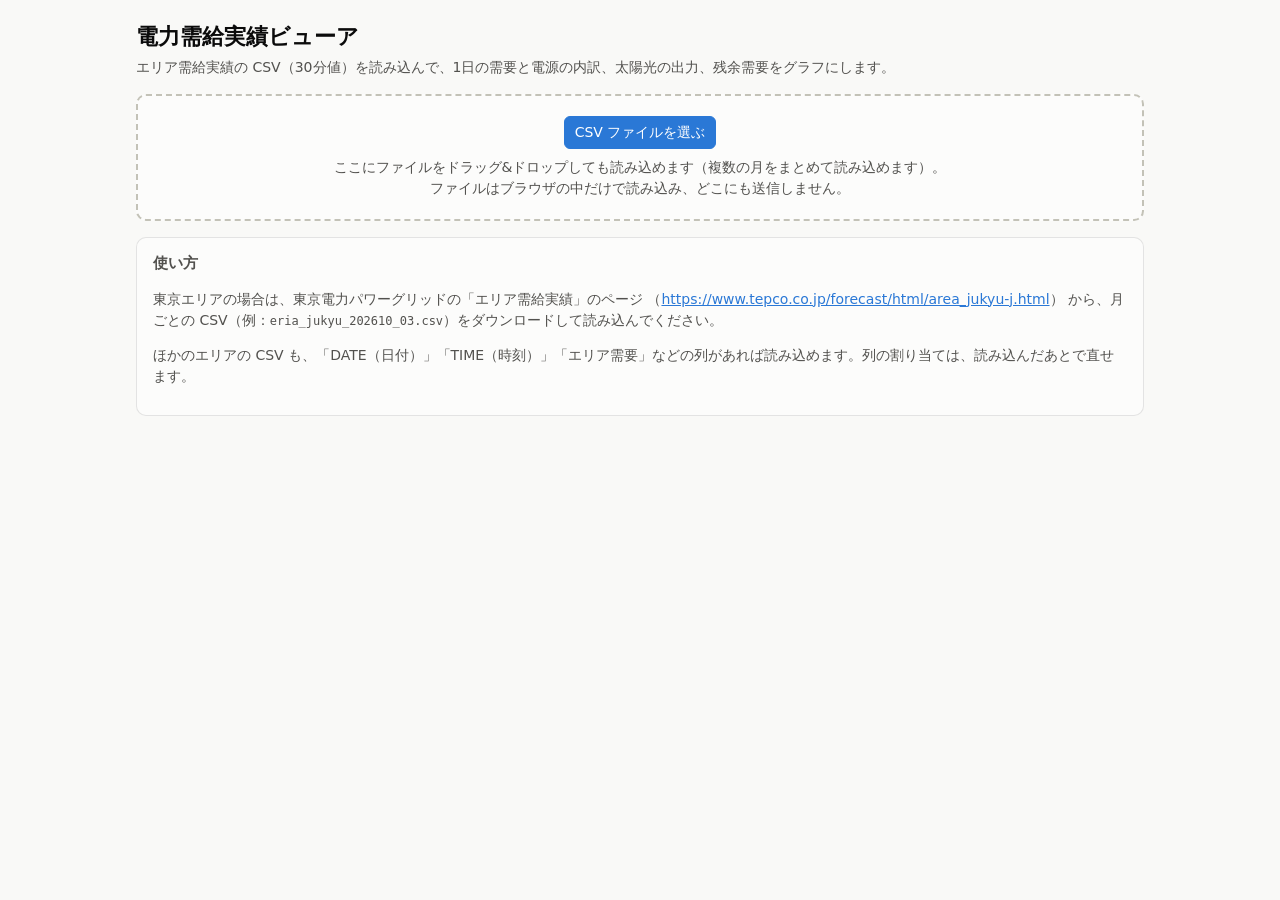
<file: power/index.html>
<!doctype html>
<html lang="ja">
<head>
<meta charset="utf-8">
<meta name="viewport" content="width=device-width, initial-scale=1">
<title>電力需給実績ビューア</title>
<link rel="manifest" href="manifest.json">
<meta name="theme-color" content="#184f95">
<style>
  :root {
    --bg: #f9f9f7;
    --surface: #fcfcfb;
    --text: #0b0b0b;
    --text-2: #52514e;
    --muted: #898781;
    --border: rgba(11, 11, 11, 0.10);
    --grid: #e1e0d9;
    --axis: #c3c2b7;
    --input-bg: #ffffff;
    --accent: #2a78d6;
    --danger: #d03b3b;
    /* 電源の色（カテゴリ配色。積み上げの順番と同じ順に割り当てる） */
    --c1: #2a78d6; --c2: #eb6834; --c3: #1baf7a; --c4: #eda100;
    --c5: #e87ba4; --c6: #008300; --c7: #6250d6; --c8: #e34948;
    color-scheme: light;
  }
  @media (prefers-color-scheme: dark) {
    :root {
      --bg: #0d0d0d;
      --surface: #1a1a19;
      --text: #f0efec;
      --text-2: #c3c2b7;
      --muted: #898781;
      --border: rgba(255, 255, 255, 0.10);
      --grid: #2c2c2a;
      --axis: #383835;
      --input-bg: #121211;
      --accent: #3987e5;
      --danger: #e66767;
      --c1: #3987e5; --c2: #d95926; --c3: #199e70; --c4: #c98500;
      --c5: #d55181; --c6: #008300; --c7: #9085e9; --c8: #e66767;
      color-scheme: dark;
    }
  }

  * { box-sizing: border-box; }
  body {
    margin: 0;
    background: var(--bg);
    color: var(--text);
    font-family: system-ui, -apple-system, "Segoe UI", "Hiragino Sans", "Yu Gothic UI", Meiryo, sans-serif;
    font-size: 14px;
    line-height: 1.5;
  }
  .wrap { max-width: 1040px; margin: 0 auto; padding: 20px 16px 40px; }
  h1 { font-size: 22px; margin: 0 0 4px; }
  .lead { color: var(--text-2); margin: 0 0 16px; }
  h2 { font-size: 15px; margin: 0; }
  a { color: var(--accent); }
  .panel { background: var(--surface); border: 1px solid var(--border); border-radius: 10px; padding: 14px 16px; margin-bottom: 16px; }
  .note { color: var(--muted); font-size: 12px; margin: 4px 0 0; }
  button, select {
    font: inherit; color: var(--text); background: var(--input-bg);
    border: 1px solid var(--axis); border-radius: 6px; padding: 5px 10px; cursor: pointer;
  }
  button:hover, select:hover { border-color: var(--accent); }
  button:disabled { opacity: .4; cursor: default; border-color: var(--axis); }
  button.primary { background: var(--accent); border-color: var(--accent); color: #fff; }

  /* ファイル選択 */
  .drop {
    border: 2px dashed var(--axis); border-radius: 10px; padding: 20px 16px; text-align: center;
    background: var(--surface); margin-bottom: 16px;
  }
  .drop.over { border-color: var(--accent); background: var(--input-bg); }
  .drop p { margin: 8px 0 0; color: var(--text-2); }
  .msg { margin: 0 0 16px; padding: 10px 14px; border-radius: 8px; border: 1px solid var(--danger); color: var(--danger); white-space: pre-line; }
  .empty-help { color: var(--text-2); }
  .empty-help code { font-size: 12px; }

  /* 日付と設定 */
  .bar { display: flex; flex-wrap: wrap; align-items: center; gap: 8px 12px; }
  .bar .grow { flex: 1; }
  .bar label { display: inline-flex; align-items: center; gap: 6px; color: var(--text-2); font-size: 13px; }
  #dateSel { min-width: 0; max-width: 100%; font-weight: 600; }
  .partial { color: var(--danger); font-size: 12px; }

  /* まとめ */
  .tiles { display: grid; grid-template-columns: repeat(auto-fit, minmax(150px, 1fr)); gap: 10px; margin-bottom: 16px; }
  .tile { background: var(--surface); border: 1px solid var(--border); border-radius: 10px; padding: 10px 14px; }
  .tile .k { color: var(--text-2); font-size: 12px; }
  .tile .v { font-size: 22px; font-weight: 700; line-height: 1.3; }
  .tile .v small { font-size: 12px; font-weight: 400; color: var(--text-2); margin-left: 2px; }
  .tile .s { color: var(--text-2); font-size: 12px; font-variant-numeric: tabular-nums; }

  /* グラフ */
  .chart-head { display: flex; flex-wrap: wrap; align-items: baseline; justify-content: space-between; gap: 4px 16px; margin-bottom: 6px; }
  .legend { display: flex; flex-wrap: wrap; gap: 4px 12px; color: var(--text-2); font-size: 12px; }
  .legend span { display: inline-flex; align-items: center; gap: 5px; }
  .sw { display: inline-block; width: 12px; height: 12px; border-radius: 3px; }
  .sw.soft { opacity: .4; }
  .chart { position: relative; }
  .chart svg { display: block; width: 100%; }
  .chart .grid { stroke: var(--grid); stroke-width: 1; }
  .chart .base { stroke: var(--axis); stroke-width: 1; }
  .chart .tick { fill: var(--muted); font-size: 11px; font-variant-numeric: tabular-nums; }
  .chart .area { stroke: var(--surface); stroke-width: 1; stroke-linejoin: round; }
  .chart .line { fill: none; stroke-linejoin: round; stroke-linecap: round; }
  .chart .line.dash { stroke-dasharray: 4 4; }
  .chart .mark { stroke: var(--surface); stroke-width: 2; fill: var(--text); }
  .chart .mlabel { fill: var(--text-2); font-size: 12px; font-weight: 600; paint-order: stroke; stroke: var(--surface); stroke-width: 4px; }
  .chart .cross { stroke: var(--axis); stroke-width: 1; }
  .chart .dot { stroke: var(--surface); stroke-width: 2; }
  .tip {
    position: absolute; pointer-events: none; z-index: 2;
    background: var(--surface); border: 1px solid var(--border); border-radius: 8px;
    box-shadow: 0 4px 16px rgba(0, 0, 0, .12); padding: 8px 10px; font-size: 12px; white-space: nowrap;
  }
  .tip b { display: block; margin-bottom: 4px; }
  .tip .row { display: flex; align-items: center; gap: 6px; }
  .tip .row .v { margin-left: auto; padding-left: 14px; font-weight: 600; font-variant-numeric: tabular-nums; }
  .tip .row.total { border-top: 1px solid var(--grid); margin-top: 3px; padding-top: 3px; }

  /* 表 */
  details > summary { cursor: pointer; font-weight: 600; }
  .table-scroll { overflow-x: auto; margin-top: 10px; }
  table { width: 100%; border-collapse: collapse; font-variant-numeric: tabular-nums; font-size: 12px; }
  th, td { padding: 5px 8px; text-align: right; white-space: nowrap; border-top: 1px solid var(--grid); }
  th { color: var(--text-2); font-weight: 500; }
  th:first-child, td:first-child { text-align: left; }
  .map-table td, .map-table th { text-align: left; }
  .map-table select { padding: 2px 6px; font-size: 12px; }
  .file-head { margin: 12px 0 0; font-size: 13px; }
  .file-head:first-child { margin-top: 8px; }
  .warn { color: var(--danger); }
</style>
</head>
<body>
<div class="wrap">
  <h1>電力需給実績ビューア</h1>
  <p class="lead">エリア需給実績の CSV（30分値）を読み込んで、1日の需要と電源の内訳、太陽光の出力、残余需要をグラフにします。</p>

  <div class="drop" id="drop">
    <button class="primary" id="btnPick">CSV ファイルを選ぶ</button>
    <input type="file" id="fileInput" accept=".csv,text/csv" multiple hidden>
    <p>ここにファイルをドラッグ&amp;ドロップしても読み込めます（複数の月をまとめて読み込めます）。<br>
      ファイルはブラウザの中だけで読み込み、どこにも送信しません。</p>
  </div>
  <p class="msg" id="msg" hidden></p>

  <section class="panel empty-help" id="emptyHelp">
    <h2>使い方</h2>
    <p>東京エリアの場合は、東京電力パワーグリッドの「エリア需給実績」のページ
      （<a href="https://www.tepco.co.jp/forecast/html/area_jukyu-j.html" target="_blank" rel="noopener">https://www.tepco.co.jp/forecast/html/area_jukyu-j.html</a>）
      から、月ごとの CSV（例：<code>eria_jukyu_202610_03.csv</code>）をダウンロードして読み込んでください。</p>
    <p>ほかのエリアの CSV も、「DATE（日付）」「TIME（時刻）」「エリア需要」などの列があれば読み込めます。列の割り当ては、読み込んだあとで直せます。</p>
  </section>

  <div id="main" hidden>
    <section class="panel">
      <div class="bar">
        <button id="btnPrev" aria-label="前日">◀ 前日</button>
        <select id="dateSel" aria-label="日付"></select>
        <button id="btnNext" aria-label="翌日">翌日 ▶</button>
        <span class="partial" id="partial"></span>
        <span class="grow"></span>
        <label><input type="checkbox" id="optWind"> 残余需要で風力も引く</label>
        <label>単位 <select id="optUnit"></select></label>
      </div>
    </section>

    <section class="tiles" id="tiles"></section>

    <section class="panel">
      <div class="chart-head"><h2>1日の需要カーブ</h2><div class="legend" id="lgDemand"></div></div>
      <div class="chart" id="chDemand"></div>
    </section>

    <section class="panel">
      <div class="chart-head"><h2>電源別の出力（積み上げ）</h2><div class="legend" id="lgStack"></div></div>
      <div class="chart" id="chStack"></div>
      <p class="note">揚水のくみ上げ・蓄電池の充電・連系線での送り出しは、マイナスとして 0 より下に積み上げています。出力制御量は発電していない分なので含めていません。</p>
    </section>

    <section class="panel">
      <div class="chart-head"><h2>太陽光の出力</h2><div class="legend" id="lgSolar"></div></div>
      <div class="chart" id="chSolar"></div>
    </section>

    <section class="panel">
      <div class="chart-head"><h2 id="resTitle">残余需要（需要 − 太陽光）</h2><div class="legend" id="lgResidual"></div></div>
      <div class="chart" id="chResidual"></div>
      <p class="note">残余需要は、需要のうち太陽光（設定によっては風力も）で賄えなかった分で、火力や水力などで調整する必要がある量の目安です。</p>
    </section>

    <details class="panel">
      <summary>30分ごとのデータ表</summary>
      <div class="table-scroll"><table id="dataTable"></table></div>
    </details>

    <details class="panel">
      <summary>読み込んだファイルと列の割り当て</summary>
      <div id="files"></div>
      <p class="note">列の判定が違っているときは、プルダウンで直してください。同じ電源に複数の列を割り当てると、合計して表示します。</p>
      <p><button id="btnClear">読み込んだデータをすべて消す</button></p>
    </details>
  </div>
</div>

<script>
// ===== 設定 =====
const PREF_KEY = 'power-viewer-v1';
const SLOTS = 48;   // 30分ごと × 24時間

// 電源のまとめ方。この順番に下から積み上げ、色もこの順番で割り当てる
const GROUPS = [
  { key: 'nuclear', label: '原子力', color: 'var(--c1)' },
  { key: 'thermal', label: '火力', color: 'var(--c2)' },
  { key: 'hydro', label: '水力', color: 'var(--c3)' },
  { key: 'solar', label: '太陽光', color: 'var(--c4)' },
  { key: 'wind', label: '風力', color: 'var(--c5)' },
  { key: 'geobio', label: '地熱・バイオマス', color: 'var(--c6)' },
  { key: 'storage', label: '揚水・蓄電池', color: 'var(--c7)' },
  { key: 'tieother', label: '連系線・その他', color: 'var(--c8)' },
];
const GROUP = Object.fromEntries(GROUPS.map(g => [g.key, g]));
const INK = 'var(--text)';
const ROLES = [
  { key: '', label: '使わない' },
  { key: 'date', label: '日付' },
  { key: 'time', label: '時刻' },
  { key: 'demand', label: 'エリア需要' },
  ...GROUPS.map(g => ({ key: g.key, label: g.label })),
  { key: 'solarCurt', label: '太陽光の出力制御量' },
  { key: 'windCurt', label: '風力の出力制御量' },
];

// 列の名前から役割を判定する
function guessRole(name) {
  const n = String(name).replace(/\s/g, '');
  if (/^(DATE|日付|年月日)$/i.test(n)) return 'date';
  if (/^(TIME|時刻|時間)/i.test(n)) return 'time';
  if (/合計/.test(n)) return '';                       // 合計は二重に数えないように使わない
  if (/需要/.test(n)) return 'demand';
  if (/太陽光/.test(n)) return /制御|抑制/.test(n) ? 'solarCurt' : 'solar';
  if (/風力/.test(n)) return /制御|抑制/.test(n) ? 'windCurt' : 'wind';
  if (/原子力/.test(n)) return 'nuclear';
  if (/火力/.test(n)) return 'thermal';
  if (/揚水|蓄電/.test(n)) return 'storage';
  if (/水力/.test(n)) return 'hydro';
  if (/地熱|バイオ/.test(n)) return 'geobio';
  if (/連系|その他/.test(n)) return 'tieother';
  return '';
}

// ===== 状態 =====
const state = {
  files: [],          // [{name, unit, header, roles, data: [[セル]], count, bad}]
  days: new Map(),    // 'YYYY-MM-DD' -> 48コマの配列（各コマは {demand, nuclear, ..., solarCurt, windCurt} か null）
  dates: [],          // 日付の一覧（昇順）
  date: null,         // 表示中の日付
  prefs: { windToo: false, unitMode: 'file' },
};

function loadPrefs() {
  try { Object.assign(state.prefs, JSON.parse(localStorage.getItem(PREF_KEY)) || {}); } catch (e) { /* 使えなくても動かす */ }
}
function savePrefs() {
  try { localStorage.setItem(PREF_KEY, JSON.stringify(state.prefs)); } catch (e) { /* 保存できなくても動かす */ }
}

// ===== CSV の読み込み =====
// UTF-8 として読めなければ Shift_JIS として読む（同じエリアでも月によって文字コードが違う）
function decode(buf) {
  try { return new TextDecoder('utf-8', { fatal: true }).decode(buf).replace(/^﻿/, ''); }
  catch (e) { return new TextDecoder('shift_jis').decode(buf); }
}

function parseCsvLine(line) {
  const out = [];
  let cur = '', quoted = false;
  for (let i = 0; i < line.length; i++) {
    const c = line[i];
    if (quoted) {
      if (c === '"' && line[i + 1] === '"') { cur += '"'; i++; }
      else if (c === '"') quoted = false;
      else cur += c;
    } else if (c === '"') quoted = true;
    else if (c === ',') { out.push(cur.trim()); cur = ''; }
    else cur += c;
  }
  out.push(cur.trim());
  return out;
}

function parseFile(name, text) {
  const rows = text.split(/\r?\n/).filter(l => l.trim() !== '').map(parseCsvLine);
  // 先頭の説明の行を飛ばして、「日付」と「時刻」の列がある行を見出しとする
  const hi = rows.findIndex(r => r.some(c => guessRole(c) === 'date') && r.some(c => guessRole(c) === 'time'));
  if (hi < 0 || hi > 20) throw new Error(`${name}：「DATE（日付）」と「TIME（時刻）」の列が見つかりません。`);
  let unit = '';
  for (const r of rows.slice(0, hi)) {
    for (const c of r) {
      const m = c.match(/単位\s*[\[［(（]\s*([^\]］)）]+)/);
      if (m) unit = m[1].trim();
    }
  }
  const header = rows[hi];
  const roles = header.map(guessRole);
  // 日付・時刻は最初の1列だけ使う
  for (const key of ['date', 'time']) roles.forEach((r, i) => { if (r === key && roles.indexOf(key) !== i) roles[i] = ''; });
  return { name, unit, header, roles, data: rows.slice(hi + 1), count: 0, bad: 0 };
}

function parseDate(s) {
  const m = String(s).match(/(\d{4})\D(\d{1,2})\D(\d{1,2})/);
  return m ? `${m[1]}-${m[2].padStart(2, '0')}-${m[3].padStart(2, '0')}` : null;
}
// 「0:00」「0:30」「12:00〜12:30」などから、その日の何コマ目か（0〜47）を返す
function parseSlot(s) {
  const m = String(s).match(/(\d{1,2}):(\d{2})/);
  if (!m) return null;
  const h = +m[1], mi = +m[2];
  return h <= 23 && mi <= 59 ? h * 2 + (mi >= 30 ? 1 : 0) : null;
}
const num = s => {
  const t = String(s).replace(/,/g, '').trim();
  if (t === '') return null;
  const v = Number(t);
  return Number.isFinite(v) ? v : null;
};

// 読み込んだすべてのファイルから、日付ごとの48コマのデータを作り直す
function buildDays() {
  state.days = new Map();
  for (const f of state.files) {
    const di = f.roles.indexOf('date'), ti = f.roles.indexOf('time');
    f.count = 0;
    f.bad = 0;
    for (const r of f.data) {
      const date = di >= 0 ? parseDate(r[di] || '') : null;
      const slot = ti >= 0 ? parseSlot(r[ti] || '') : null;
      if (!date || slot === null) { f.bad++; continue; }
      const v = { demand: 0, solarCurt: 0, windCurt: 0 };
      GROUPS.forEach(g => { v[g.key] = 0; });
      let hasDemand = false;
      f.roles.forEach((role, i) => {
        if (!role || role === 'date' || role === 'time') return;
        const x = num(r[i] ?? '');
        if (x === null) return;
        v[role] += x;
        if (role === 'demand') hasDemand = true;
      });
      if (!hasDemand) { f.bad++; continue; }
      if (!state.days.has(date)) state.days.set(date, new Array(SLOTS).fill(null));
      state.days.get(date)[slot] = v;   // 同じ日時が複数のファイルにあれば、あとのファイルを使う
      f.count++;
    }
  }
  state.dates = [...state.days.keys()].sort();
  if (!state.days.has(state.date)) state.date = defaultDate();
}

// 最初に表示する日：48コマそろっている最後の日（なければ最後の日）
function defaultDate() {
  const full = state.dates.filter(d => state.days.get(d).every(Boolean));
  return full.length ? full[full.length - 1] : state.dates[state.dates.length - 1] || null;
}

async function loadFiles(fileList) {
  const errors = [];
  const loaded = [];
  for (const file of fileList) {
    try {
      const f = parseFile(file.name, decode(await file.arrayBuffer()));
      state.files = state.files.filter(x => x.name !== f.name).concat(f);   // 同じ名前のファイルは置き換える
      loaded.push(f);
    } catch (e) {
      errors.push(e.message || `${file.name}：読み込めませんでした。`);
    }
  }
  buildDays();
  // 新しく読み込んだファイルがあれば、そのデータの日を表示する
  if (loaded.length) state.date = defaultDate();
  for (const f of loaded) {
    if (f.count === 0) errors.push(`${f.name}：データの行を読み取れませんでした。列の割り当てを確認してください。`);
  }
  if (new Set(state.files.map(f => f.unit)).size > 1) errors.push('ファイルによって単位が違います。グラフはそのまま並べているので、注意してください。');
  showMessage(errors.join('\n'));
  render();
}

function showMessage(text) {
  const el = document.getElementById('msg');
  el.textContent = text;
  el.hidden = !text;
}

// ===== 単位と書式 =====
function fileUnit() { return (state.files.find(f => f.unit) || {}).unit || ''; }
function isMW() { return /^MW/i.test(fileUnit()); }
function factor() { return state.prefs.unitMode === 'man' && isMW() ? 0.1 : 1; }
function unitLabel() { return factor() === 0.1 ? '万kW' : (fileUnit() || '（単位不明）'); }
function energyLabel() { return factor() === 0.1 ? '万kWh' : isMW() ? 'MWh' : ''; }
const fmt = v => v == null ? '—' : (v * factor()).toLocaleString('ja-JP', { maximumFractionDigits: factor() < 1 ? 1 : 0 });
const slotTime = s => `${Math.floor(s / 2)}:${s % 2 ? '30' : '00'}`;
const slotRange = s => `${slotTime(s)}〜${s === SLOTS - 1 ? '24:00' : slotTime(s + 1)}`;
const WEEK = '日月火水木金土';
function dateLabel(d) {
  const [y, m, dd] = d.split('-').map(Number);
  return `${y}年${m}月${dd}日（${WEEK[new Date(y, m - 1, dd).getDay()]}）`;
}
function escapeHtml(s) {
  return String(s).replace(/[&<>"']/g, c => ({ '&': '&amp;', '<': '&lt;', '>': '&gt;', '"': '&quot;', "'": '&#39;' }[c]));
}

// ===== 1日分の計算 =====
function residualOf(v) { return v.demand - v.solar - (state.prefs.windToo ? v.wind : 0); }

function series(day, fn) { return day.map(v => v ? fn(v) : null); }

function dayStats(day) {
  const pts = day.map((v, s) => v && { s, v, res: residualOf(v) }).filter(Boolean);
  const best = (fn, better) => pts.reduce((a, b) => (better(fn(b), fn(a)) ? b : a));
  const sum = fn => pts.reduce((t, p) => t + fn(p), 0);
  return {
    n: pts.length,
    peak: best(p => p.v.demand, (a, b) => a > b),
    low: best(p => p.v.demand, (a, b) => a < b),
    demandSum: sum(p => p.v.demand),
    solarPeak: best(p => p.v.solar, (a, b) => a > b),
    solarSum: sum(p => p.v.solar),
    curtSum: sum(p => p.v.solarCurt),
    resMin: best(p => p.res, (a, b) => a < b),
    resMax: best(p => p.res, (a, b) => a > b),
  };
}

// ===== グラフ（SVG） =====
const charts = new Map();   // グラフの id -> { setHover(slot, own) }。時刻の縦線を全グラフでそろえる

function niceStep(range, count) {
  const raw = range / count;
  const mag = Math.pow(10, Math.floor(Math.log10(raw)));
  const n = raw / mag;
  return (n <= 1 ? 1 : n <= 2 ? 2 : n <= 5 ? 5 : 10) * mag;
}
// 目盛りの範囲を切りのよい数にする
function niceDomain(min, max, count = 4) {
  if (max === min) max = min + 1;
  const step = niceStep(max - min, count);
  return { yMin: Math.floor(min / step) * step, yMax: Math.ceil(max / step) * step, yStep: step };
}

function swatch(color, kind) {
  if (kind === 'area') return `<span class="sw" style="background:${color}"></span>`;
  if (kind === 'soft') return `<span class="sw soft" style="background:${color}"></span>`;
  return `<svg width="16" height="6" aria-hidden="true"><line x1="1" x2="15" y1="3" y2="3" style="stroke:${color}"
    stroke-width="2" stroke-linecap="round" ${kind === 'dash' ? 'stroke-dasharray="3 3"' : ''}/></svg>`;
}
function legend(el, items) {
  el.innerHTML = items.map(i => `<span>${swatch(i.color, i.kind)}${i.name}</span>`).join('');
}

// opt: { id, height, yMin, yMax, yStep, ariaLabel, layers, markers, dots, tipRows(slot) }
//   layers: { kind: 'area', lo, hi, color, opacity?, edge? } または { kind: 'line', values, color, width?, dash? }
function drawChart(host, opt) {
  const W = Math.max(300, host.clientWidth), H = opt.height;
  const M = { l: 58, r: 12, t: 14, b: 24 };
  const x = s => M.l + s / (SLOTS - 1) * (W - M.l - M.r);
  const y = v => M.t + (opt.yMax - v) / (opt.yMax - opt.yMin) * (H - M.t - M.b);
  const P = (s, v) => `${x(s).toFixed(1)},${y(v).toFixed(1)}`;

  let svg = `<svg viewBox="0 0 ${W} ${H}" height="${H}" role="img" aria-label="${opt.ariaLabel}">`;
  for (let t = opt.yMin; t <= opt.yMax + opt.yStep / 1000; t += opt.yStep) {
    const zero = Math.abs(t) < opt.yStep / 1000;
    svg += `<line class="${zero ? 'base' : 'grid'}" x1="${M.l}" x2="${W - M.r}" y1="${y(t)}" y2="${y(t)}"/>`;
    svg += `<text class="tick" x="${M.l - 6}" y="${y(t) + 4}" text-anchor="end">${fmt(t)}</text>`;
  }
  for (let h = 0; h < 24; h += 3) svg += `<text class="tick" x="${x(h * 2)}" y="${H - 6}" text-anchor="middle">${h}時</text>`;

  for (const L of opt.layers) {
    if (L.kind === 'area') {
      const idx = [];
      for (let s = 0; s < SLOTS; s++) if (L.lo[s] != null && L.hi[s] != null) idx.push(s);
      if (!idx.length) continue;
      const top = idx.map(s => P(s, L.hi[s])).join(' L');
      const bottom = idx.slice().reverse().map(s => P(s, L.lo[s])).join(' L');
      svg += `<path class="area" d="M${top} L${bottom} Z" style="fill:${L.color};fill-opacity:${L.opacity ?? 1}"/>`;
      if (L.edge) {
        // 上の縁の点線は、厚みのある範囲（とその両隣）だけに引く
        const thick = idx.filter(s => L.hi[s] - L.lo[s] > 0);
        const edge = thick.length ? idx.filter(s => s >= thick[0] - 1 && s <= thick[thick.length - 1] + 1) : [];
        if (edge.length) svg += `<path class="line dash" d="M${edge.map(s => P(s, L.hi[s])).join(' L')}" style="stroke:${L.color};stroke-width:1.5"/>`;
      }
    } else {
      const idx = [];
      for (let s = 0; s < SLOTS; s++) if (L.values[s] != null) idx.push(s);
      if (!idx.length) continue;
      svg += `<path class="line${L.dash ? ' dash' : ''}" d="M${idx.map(s => P(s, L.values[s])).join(' L')}"
        style="stroke:${L.color};stroke-width:${L.width || 2}"/>`;
    }
  }
  for (const m of opt.markers || []) {
    const right = x(m.slot) > W * 0.7;
    svg += `<circle class="mark" cx="${x(m.slot)}" cy="${y(m.value)}" r="4"/>`;
    svg += `<text class="mlabel" x="${x(m.slot) + (right ? -8 : 8)}" y="${y(m.value) + (m.below ? 18 : -9)}"
      text-anchor="${right ? 'end' : 'start'}">${m.text}</text>`;
  }
  svg += `<g class="hover" visibility="hidden"><line class="cross" y1="${M.t}" y2="${H - M.b}"/>` +
    (opt.dots || []).map(d => `<circle class="dot" r="4" style="fill:${d.color}"/>`).join('') + '</g>';
  svg += `<rect x="${M.l}" y="0" width="${W - M.l - M.r}" height="${H}" fill="transparent"/></svg>`;
  host.innerHTML = svg + '<div class="tip" hidden></div>';

  const root = host.querySelector('svg'), hover = root.querySelector('.hover'), tip = host.querySelector('.tip');
  const dotEls = hover.querySelectorAll('circle');
  charts.set(opt.id, {
    setHover(slot, own) {
      if (slot == null) { hover.setAttribute('visibility', 'hidden'); tip.hidden = true; return; }
      const cx = x(slot);
      hover.setAttribute('visibility', 'visible');
      hover.querySelector('line').setAttribute('x1', cx);
      hover.querySelector('line').setAttribute('x2', cx);
      (opt.dots || []).forEach((d, i) => {
        const v = d.values[slot];
        dotEls[i].setAttribute('visibility', v == null ? 'hidden' : 'visible');
        if (v != null) { dotEls[i].setAttribute('cx', cx); dotEls[i].setAttribute('cy', y(v)); }
      });
      if (!own) { tip.hidden = true; return; }
      tip.innerHTML = `<b>${slotRange(slot)}</b>` + opt.tipRows(slot).map(r =>
        `<div class="row${r.total ? ' total' : ''}">${r.color ? swatch(r.color, r.kind) : ''}${r.name}<span class="v">${r.value}</span></div>`).join('');
      tip.hidden = false;
      const box = root.getBoundingClientRect();
      const left = cx / W * box.width;
      tip.style.left = (left + tip.offsetWidth + 16 > box.width ? Math.max(0, left - tip.offsetWidth - 12) : left + 12) + 'px';
      tip.style.top = '6px';
    },
  });
  const rect = root.querySelector('rect');
  rect.addEventListener('pointermove', e => {
    const box = root.getBoundingClientRect();
    const px = (e.clientX - box.left) * (W / box.width);
    const slot = Math.max(0, Math.min(SLOTS - 1, Math.round((px - M.l) / (W - M.l - M.r) * (SLOTS - 1))));
    charts.forEach((c, id) => c.setHover(slot, id === opt.id));
  });
  rect.addEventListener('pointerleave', () => charts.forEach(c => c.setHover(null)));
}

// ===== 描画 =====
const $ = id => document.getElementById(id);

function render() {
  const has = state.dates.length > 0;
  $('emptyHelp').hidden = has;
  $('main').hidden = !has;
  renderFiles();
  if (!has) return;
  renderControls();
  renderDay();
}

function renderControls() {
  const sel = $('dateSel');
  sel.innerHTML = state.dates.map(d => `<option value="${d}"${d === state.date ? ' selected' : ''}>${dateLabel(d)}</option>`).join('');
  const i = state.dates.indexOf(state.date);
  $('btnPrev').disabled = i <= 0;
  $('btnNext').disabled = i >= state.dates.length - 1;
  $('optWind').checked = state.prefs.windToo;
  const unitSel = $('optUnit');
  unitSel.innerHTML = `<option value="file">${escapeHtml(fileUnit() || '（単位不明）')}</option>` + (isMW() ? '<option value="man">万kW</option>' : '');
  unitSel.value = isMW() ? state.prefs.unitMode : 'file';
}

function renderDay() {
  const day = state.days.get(state.date);
  const n = day.filter(Boolean).length;
  $('partial').textContent = n < SLOTS ? `この日は ${n}/${SLOTS} コマ分のデータしかありません` : '';
  const st = dayStats(day);
  const U = unitLabel(), E = energyLabel();
  const windToo = state.prefs.windToo;
  const resName = windToo ? '残余需要（需要 − 太陽光 − 風力）' : '残余需要（需要 − 太陽光）';
  $('resTitle').textContent = resName;

  // まとめ
  const tile = (k, v, unit, s) => `<div class="tile"><div class="k">${k}</div><div class="v">${v}<small>${unit}</small></div><div class="s">${s}</div></div>`;
  $('tiles').innerHTML = [
    tile('最大需要', fmt(st.peak.v.demand), U, slotRange(st.peak.s)),
    tile('最小需要', fmt(st.low.v.demand), U, slotRange(st.low.s)),
    E ? tile('1日の需要電力量', fmt(st.demandSum * 0.5), E, `${n}コマ分の合計`) : '',
    tile('太陽光の最大出力', fmt(st.solarPeak.v.solar), U, slotRange(st.solarPeak.s)),
    tile('需要に占める太陽光', (st.demandSum ? st.solarSum / st.demandSum * 100 : 0).toFixed(1), '%', '1日の電力量の割合'),
    E ? tile('太陽光の出力制御', st.curtSum > 0 ? fmt(st.curtSum * 0.5) : 'なし', st.curtSum > 0 ? E : '',
      st.curtSum > 0 ? '制御で減らした電力量の合計' : 'この日の出力制御量は 0') : '',
    tile('残余需要の最小', fmt(st.resMin.res), U, `${slotRange(st.resMin.s)}${windToo ? '（風力も引く）' : ''}`),
    tile('残余需要の最大', fmt(st.resMax.res), U, slotRange(st.resMax.s)),
  ].join('');

  const demand = series(day, v => v.demand);
  const residual = series(day, residualOf);
  const vals = s => s.filter(v => v != null);
  const tipVal = v => v == null ? '—' : `${fmt(v)} ${U}`;

  // 1. 需要カーブ（残余需要のグラフと同じ目盛りにして比べやすくする）
  const shared = niceDomain(Math.min(...vals(residual), ...vals(demand)), Math.max(...vals(demand)));
  legend($('lgDemand'), [{ name: 'エリア需要', color: INK, kind: 'line' }]);
  drawChart($('chDemand'), {
    id: 'demand', height: 240, ...shared, ariaLabel: '1日の需要カーブ',
    layers: [{ kind: 'line', values: demand, color: INK, width: 2 }],
    markers: [
      { slot: st.peak.s, value: st.peak.v.demand, text: `最大 ${fmt(st.peak.v.demand)}（${slotTime(st.peak.s)}）` },
      { slot: st.low.s, value: st.low.v.demand, text: `最小 ${fmt(st.low.v.demand)}（${slotTime(st.low.s)}）`, below: true },
    ],
    dots: [{ values: demand, color: INK }],
    tipRows: s => [{ name: 'エリア需要', value: tipVal(demand[s]), color: INK, kind: 'line' }],
  });

  // 2. 電源別の積み上げ：プラスは 0 から上へ、マイナスは 0 から下へ積む
  const layers = [];
  const pos = new Array(SLOTS).fill(0), neg = new Array(SLOTS).fill(0);
  let top = 0, bottom = 0;
  for (const g of GROUPS) {
    const upLo = [], upHi = [], dnLo = [], dnHi = [];
    let anyUp = false, anyDn = false;
    for (let s = 0; s < SLOTS; s++) {
      const v = day[s];
      if (!v) { upLo.push(null); upHi.push(null); dnLo.push(null); dnHi.push(null); continue; }
      const p = Math.max(0, v[g.key]), m = Math.min(0, v[g.key]);
      upLo.push(pos[s]); upHi.push(pos[s] + p); pos[s] += p;
      dnHi.push(neg[s]); dnLo.push(neg[s] + m); neg[s] += m;
      if (p > 0) anyUp = true;
      if (m < 0) anyDn = true;
      top = Math.max(top, pos[s]);
      bottom = Math.min(bottom, neg[s]);
    }
    if (anyUp) layers.push({ kind: 'area', lo: upLo, hi: upHi, color: g.color });
    if (anyDn) layers.push({ kind: 'area', lo: dnLo, hi: dnHi, color: g.color });
  }
  layers.push({ kind: 'line', values: demand, color: INK, width: 2 });
  legend($('lgStack'), [...GROUPS.map(g => ({ name: g.label, color: g.color, kind: 'area' })), { name: 'エリア需要', color: INK, kind: 'line' }]);
  drawChart($('chStack'), {
    id: 'stack', height: 300, ...niceDomain(bottom, Math.max(top, ...vals(demand)), 5), ariaLabel: '電源別の出力の積み上げ',
    layers,
    dots: [{ values: demand, color: INK }],
    tipRows: s => {
      const v = day[s];
      if (!v) return [{ name: 'データなし', value: '' }];
      return [
        ...GROUPS.slice().reverse().map(g => ({ name: g.label, value: tipVal(v[g.key]), color: g.color, kind: 'area' })),
        { name: 'エリア需要', value: tipVal(v.demand), color: INK, kind: 'line', total: true },
      ];
    },
  });

  // 3. 太陽光：発電実績の上に、出力制御で減らした分を薄く重ねる
  const solar = series(day, v => v.solar);
  const curtTop = series(day, v => v.solar + v.solarCurt);
  const hasCurt = day.some(v => v && v.solarCurt > 0);
  const solarColor = GROUP.solar.color;
  const solarLayers = [{ kind: 'area', lo: series(day, () => 0), hi: solar, color: solarColor }];
  if (hasCurt) solarLayers.push({ kind: 'area', lo: solar, hi: curtTop, color: solarColor, opacity: 0.35, edge: true });
  legend($('lgSolar'), [
    { name: '発電実績', color: solarColor, kind: 'area' },
    ...(hasCurt ? [{ name: '出力制御量（抑えた分）', color: solarColor, kind: 'soft' }] : []),
  ]);
  drawChart($('chSolar'), {
    id: 'solar', height: 220, ...niceDomain(0, Math.max(1, ...vals(hasCurt ? curtTop : solar))), ariaLabel: '太陽光の出力',
    layers: solarLayers,
    markers: st.solarPeak.v.solar > 0 ? [{ slot: st.solarPeak.s, value: st.solarPeak.v.solar, text: `最大 ${fmt(st.solarPeak.v.solar)}（${slotTime(st.solarPeak.s)}）` }] : [],
    dots: [{ values: solar, color: solarColor }],
    tipRows: s => {
      const v = day[s];
      if (!v) return [{ name: 'データなし', value: '' }];
      const rows = [{ name: '発電実績', value: tipVal(v.solar), color: solarColor, kind: 'area' }];
      if (hasCurt) {
        rows.push({ name: '出力制御量', value: tipVal(v.solarCurt), color: solarColor, kind: 'soft' });
        rows.push({ name: '制御がなければ', value: tipVal(v.solar + v.solarCurt), total: true });
      }
      return rows;
    },
  });

  // 4. 残余需要：需要（点線）との間を、太陽光（と風力）で賄った分として塗る
  const resLayers = [];
  if (windToo) {
    resLayers.push({ kind: 'area', lo: residual, hi: series(day, v => residualOf(v) + v.wind), color: GROUP.wind.color, opacity: 0.45 });
    resLayers.push({ kind: 'area', lo: series(day, v => residualOf(v) + v.wind), hi: demand, color: solarColor, opacity: 0.45 });
  } else {
    resLayers.push({ kind: 'area', lo: residual, hi: demand, color: solarColor, opacity: 0.45 });
  }
  resLayers.push({ kind: 'line', values: demand, color: INK, width: 1.5, dash: true });
  resLayers.push({ kind: 'line', values: residual, color: INK, width: 2.5 });
  legend($('lgResidual'), [
    { name: '残余需要', color: INK, kind: 'line' },
    { name: 'エリア需要', color: INK, kind: 'dash' },
    { name: '太陽光で賄った分', color: solarColor, kind: 'soft' },
    ...(windToo ? [{ name: '風力で賄った分', color: GROUP.wind.color, kind: 'soft' }] : []),
  ]);
  drawChart($('chResidual'), {
    id: 'residual', height: 240, ...shared, ariaLabel: resName,
    layers: resLayers,
    markers: [{ slot: st.resMin.s, value: st.resMin.res, text: `最小 ${fmt(st.resMin.res)}（${slotTime(st.resMin.s)}）`, below: true }],
    dots: [{ values: residual, color: INK }, { values: demand, color: INK }],
    tipRows: s => {
      const v = day[s];
      if (!v) return [{ name: 'データなし', value: '' }];
      return [
        { name: 'エリア需要', value: tipVal(v.demand), color: INK, kind: 'dash' },
        { name: '太陽光', value: tipVal(v.solar), color: solarColor, kind: 'soft' },
        ...(windToo ? [{ name: '風力', value: tipVal(v.wind), color: GROUP.wind.color, kind: 'soft' }] : []),
        { name: '残余需要', value: tipVal(residualOf(v)), color: INK, kind: 'line', total: true },
      ];
    },
  });

  // 30分ごとの表
  $('dataTable').innerHTML = `<caption class="note" style="caption-side:bottom;text-align:left">単位：${escapeHtml(U)}</caption>
    <thead><tr><th>時刻</th><th>エリア需要</th>${GROUPS.map(g => `<th>${g.label}</th>`).join('')}
      <th>太陽光の出力制御量</th><th>残余需要</th></tr></thead><tbody>` +
    day.map((v, s) => `<tr><td>${slotRange(s)}</td>` + (v
      ? `<td>${fmt(v.demand)}</td>${GROUPS.map(g => `<td>${fmt(v[g.key])}</td>`).join('')}<td>${fmt(v.solarCurt)}</td><td>${fmt(residualOf(v))}</td>`
      : `<td colspan="${GROUPS.length + 3}">データなし</td>`) + '</tr>').join('') + '</tbody>';
}

function renderFiles() {
  $('files').innerHTML = state.files.map((f, fi) => `
    <p class="file-head"><strong>${escapeHtml(f.name)}</strong>　単位：${escapeHtml(f.unit || '不明')}　読み込んだ行：${f.count}
      ${f.bad ? `<span class="warn">　読めなかった行：${f.bad}</span>` : ''}</p>
    <div class="table-scroll"><table class="map-table"><tbody>
      ${f.header.map((h, i) => `<tr><td>${escapeHtml(h || `（${i + 1}列目）`)}</td><td>
        <select data-file="${fi}" data-col="${i}" aria-label="${escapeHtml(h)}の割り当て">
          ${ROLES.map(r => `<option value="${r.key}"${r.key === f.roles[i] ? ' selected' : ''}>${r.label}</option>`).join('')}
        </select></td></tr>`).join('')}
    </tbody></table></div>`).join('');
}

// ===== 操作 =====
function moveDate(delta) {
  const i = state.dates.indexOf(state.date) + delta;
  if (i < 0 || i >= state.dates.length) return;
  state.date = state.dates[i];
  renderControls();
  renderDay();
}

function init() {
  loadPrefs();
  const input = $('fileInput'), drop = $('drop');
  $('btnPick').addEventListener('click', () => input.click());
  input.addEventListener('change', () => { if (input.files.length) loadFiles([...input.files]); input.value = ''; });
  drop.addEventListener('dragover', e => { e.preventDefault(); drop.classList.add('over'); });
  drop.addEventListener('dragleave', () => drop.classList.remove('over'));
  drop.addEventListener('drop', e => {
    e.preventDefault();
    drop.classList.remove('over');
    if (e.dataTransfer.files.length) loadFiles([...e.dataTransfer.files]);
  });

  $('dateSel').addEventListener('change', e => { state.date = e.target.value; renderControls(); renderDay(); });
  $('btnPrev').addEventListener('click', () => moveDate(-1));
  $('btnNext').addEventListener('click', () => moveDate(1));
  $('optWind').addEventListener('change', e => { state.prefs.windToo = e.target.checked; savePrefs(); renderDay(); });
  $('optUnit').addEventListener('change', e => { state.prefs.unitMode = e.target.value; savePrefs(); renderDay(); });

  $('files').addEventListener('change', e => {
    const sel = e.target.closest('select[data-file]');
    if (!sel) return;
    state.files[+sel.dataset.file].roles[+sel.dataset.col] = sel.value;
    buildDays();
    render();
  });
  $('btnClear').addEventListener('click', () => {
    state.files = [];
    state.date = null;
    buildDays();
    showMessage('');
    render();
  });

  // 画面幅が変わったらグラフを描き直す
  let lastWidth = 0;
  new ResizeObserver(entries => {
    const w = Math.round(entries[0].contentRect.width);
    if (w !== lastWidth && state.date) { lastWidth = w; renderDay(); }
  }).observe($('chDemand'));
  render();
}

init();

// オフラインでも開けるように、サービスワーカーを登録する（相対パスなのでサブフォルダ公開でも動く）
if ('serviceWorker' in navigator) navigator.serviceWorker.register('sw.js');
</script>
</body>
</html>
</file>
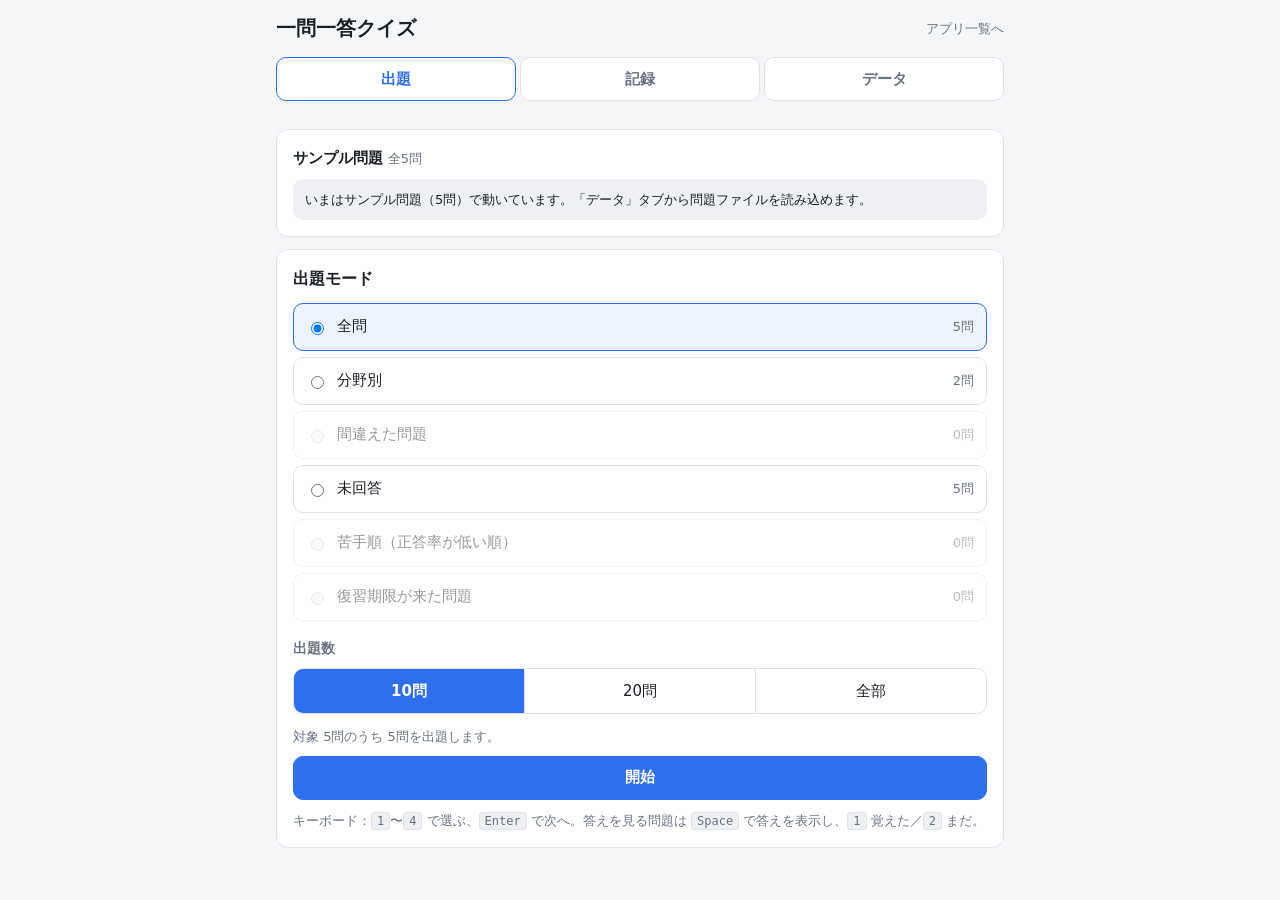
<file: quiz/index.html>
<!doctype html>
<html lang="ja">
<head>
<meta charset="utf-8">
<meta name="viewport" content="width=device-width, initial-scale=1, viewport-fit=cover">
<title>一問一答クイズ</title>
<style>
  :root {
    --bg: #f5f6f8;
    --surface: #ffffff;
    --surface-2: #eef0f3;
    --text: #1c2026;
    --muted: #6b7280;
    --border: #dfe3e8;
    --accent: #2f6fed;
    --accent-text: #ffffff;
    --ok: #1a8a4a;
    --ok-bg: #e3f5ea;
    --ng: #c8322f;
    --ng-bg: #fbe7e6;
    --warn: #8a5a00;
    --warn-bg: #fff1cc;
    --warn-border: #f0c14b;
    color-scheme: light;
  }
  @media (prefers-color-scheme: dark) {
    :root {
      --bg: #121418;
      --surface: #1b1e24;
      --surface-2: #252931;
      --text: #e6e8eb;
      --muted: #9aa1ab;
      --border: #30353e;
      --accent: #5b8ff5;
      --accent-text: #0d1117;
      --ok: #4cc283;
      --ok-bg: #173826;
      --ng: #f07470;
      --ng-bg: #43201f;
      --warn: #ffd166;
      --warn-bg: #3d3214;
      --warn-border: #8a6d1f;
      color-scheme: dark;
    }
  }

  * { box-sizing: border-box; }
  html { -webkit-text-size-adjust: 100%; }
  body {
    margin: 0;
    background: var(--bg);
    color: var(--text);
    font-family: system-ui, -apple-system, "Segoe UI", "Hiragino Sans", "Yu Gothic UI", Meiryo, sans-serif;
    font-size: 15px;
    line-height: 1.65;
  }
  .wrap { max-width: 760px; margin: 0 auto; padding: 16px 16px 40px; }
  header.top { display: flex; align-items: center; justify-content: space-between; gap: 12px; padding: 12px 16px 0; max-width: 760px; margin: 0 auto; }
  header.top h1 { font-size: 20px; margin: 0; }
  header.top a { color: var(--muted); font-size: 13px; text-decoration: none; }

  nav.tabs { display: flex; gap: 4px; max-width: 760px; margin: 12px auto 0; padding: 0 16px; }
  nav.tabs button {
    flex: 1; min-height: 44px; border: 1px solid var(--border); background: var(--surface); color: var(--muted);
    border-radius: 10px; font: inherit; font-weight: 600; cursor: pointer;
  }
  nav.tabs button[aria-selected="true"] { color: var(--accent); border-color: var(--accent); }
  @media (max-width: 640px) {
    nav.tabs {
      position: fixed; left: 0; right: 0; bottom: 0; margin: 0; z-index: 10;
      padding: 8px 12px calc(8px + env(safe-area-inset-bottom));
      background: var(--surface); border-top: 1px solid var(--border);
    }
    body { padding-bottom: calc(72px + env(safe-area-inset-bottom)); }
  }

  .card { background: var(--surface); border: 1px solid var(--border); border-radius: 12px; padding: 16px; margin-top: 12px; }
  h2 { font-size: 16px; margin: 0 0 10px; }
  h3 { font-size: 14px; margin: 16px 0 8px; color: var(--muted); }
  .muted { color: var(--muted); }
  .small { font-size: 13px; }
  .hidden { display: none !important; }

  .btn {
    display: inline-flex; align-items: center; justify-content: center; gap: 6px;
    min-height: 44px; padding: 8px 16px; border-radius: 10px; border: 1px solid var(--border);
    background: var(--surface-2); color: var(--text); font: inherit; font-weight: 600; cursor: pointer;
  }
  .btn.primary { background: var(--accent); border-color: var(--accent); color: var(--accent-text); }
  .btn.danger { color: var(--ng); }
  .btn:disabled { opacity: .45; cursor: not-allowed; }
  .btn.block { width: 100%; }
  .row { display: flex; flex-wrap: wrap; gap: 8px; align-items: center; }

  .modes { display: grid; gap: 6px; }
  .modes label {
    display: flex; align-items: center; gap: 10px; padding: 10px 12px; border: 1px solid var(--border);
    border-radius: 10px; cursor: pointer; min-height: 48px;
  }
  .modes label:has(input:checked) { border-color: var(--accent); background: color-mix(in srgb, var(--accent) 8%, transparent); }
  .modes label.disabled { opacity: .45; cursor: not-allowed; }
  .modes .name { flex: 1; }
  .modes .count { color: var(--muted); font-size: 13px; font-variant-numeric: tabular-nums; }
  select { font: inherit; min-height: 40px; padding: 4px 8px; border-radius: 8px; border: 1px solid var(--border); background: var(--surface); color: var(--text); max-width: 100%; }
  .seg { display: flex; border: 1px solid var(--border); border-radius: 10px; overflow: hidden; }
  .seg label { flex: 1; text-align: center; padding: 10px 0; cursor: pointer; min-height: 44px; }
  .seg label + label { border-left: 1px solid var(--border); }
  .seg input { position: absolute; opacity: 0; pointer-events: none; }
  .seg label:has(input:checked) { background: var(--accent); color: var(--accent-text); font-weight: 600; }
  .seg label:has(input:focus-visible) { outline: 2px solid var(--accent); outline-offset: -3px; }

  .notice { border-radius: 10px; padding: 10px 12px; background: var(--surface-2); font-size: 13px; }
  .notice.warn { background: var(--warn-bg); color: var(--warn); border: 1px solid var(--warn-border); }

  /* 出題中 */
  .qhead { display: flex; align-items: center; justify-content: space-between; gap: 8px; }
  .progress { height: 6px; background: var(--surface-2); border-radius: 3px; overflow: hidden; margin: 8px 0 12px; }
  .progress > div { height: 100%; background: var(--accent); transition: width .2s; }
  .chips { display: flex; flex-wrap: wrap; gap: 6px; margin-bottom: 8px; }
  .chip { font-size: 12px; padding: 2px 8px; border-radius: 999px; background: var(--surface-2); color: var(--muted); }
  .badge-guess { font-size: 12px; font-weight: 700; padding: 2px 10px; border-radius: 999px; background: var(--warn-bg); color: var(--warn); border: 1px solid var(--warn-border); }
  .qtext { font-size: 17px; font-weight: 600; white-space: pre-wrap; margin: 4px 0 14px; }
  .choices { display: grid; gap: 8px; }
  .choice {
    display: flex; align-items: flex-start; gap: 10px; text-align: left; width: 100%;
    min-height: 52px; padding: 12px 14px; border-radius: 10px; border: 1px solid var(--border);
    background: var(--surface); color: var(--text); font: inherit; cursor: pointer;
  }
  .choice .key { flex: none; width: 26px; height: 26px; border-radius: 6px; background: var(--surface-2); color: var(--muted); display: grid; place-items: center; font-size: 13px; font-weight: 700; }
  .choice:not(:disabled):hover { border-color: var(--accent); }
  .choice.correct { border-color: var(--ok); background: var(--ok-bg); }
  .choice.wrong { border-color: var(--ng); background: var(--ng-bg); }
  .choice:disabled { cursor: default; }
  .tf { grid-template-columns: 1fr 1fr; }
  .tf .choice { justify-content: center; font-size: 18px; font-weight: 700; }
  .cardans { white-space: pre-wrap; padding: 12px 14px; border-radius: 10px; background: var(--surface-2); margin-bottom: 10px; font-weight: 600; }
  .grade { display: grid; grid-template-columns: 1fr 1fr; gap: 8px; }

  .feedback { margin-top: 14px; padding: 14px; border-radius: 10px; border: 1px solid var(--border); }
  .feedback.ok { border-color: var(--ok); }
  .feedback.ng { border-color: var(--ng); }
  .verdict { font-size: 18px; font-weight: 800; }
  .feedback.ok .verdict { color: var(--ok); }
  .feedback.ng .verdict { color: var(--ng); }
  .feedback dl { display: grid; grid-template-columns: auto 1fr; gap: 4px 12px; margin: 10px 0 0; font-size: 14px; }
  .feedback dt { color: var(--muted); }
  .feedback dd { margin: 0; white-space: pre-wrap; }
  .caution { margin-top: 10px; font-size: 12px; color: var(--muted); }
  /* 単語を調べる */
  .lookup { margin-top: 12px; padding: 14px; border-radius: 10px; border: 1px solid var(--border); background: var(--surface-2); scroll-margin-bottom: 96px; }
  .lookup h3 { margin: 0 0 8px; color: var(--text); }
  .lk-row { display: flex; gap: 8px; }
  .lk-row input[type=search] {
    flex: 1; min-width: 0; min-height: 44px; padding: 8px 10px; border-radius: 8px;
    border: 1px solid var(--border); background: var(--surface); color: var(--text); font: inherit; font-size: 16px;
  }
  .lk-row input[type=search]:focus { outline: 2px solid var(--accent); outline-offset: -1px; }
  .lk-actions { display: flex; flex-wrap: wrap; gap: 8px; align-items: center; margin-top: 8px; }
  .lk-actions label { display: inline-flex; align-items: center; gap: 6px; min-height: 44px; font-size: 13px; color: var(--muted); cursor: pointer; }
  .lk-actions input[type=checkbox] { width: 18px; height: 18px; accent-color: var(--accent); }
  .lk-status { font-size: 13px; color: var(--muted); margin-top: 6px; }
  .lk-status.ng { color: var(--ng); }
  .lk-status:empty { display: none; }
  .lk-results { list-style: none; margin: 8px 0 0; padding: 0; display: grid; gap: 6px; }
  .lk-results:empty { display: none; }
  .lk-results li { scroll-margin-bottom: 96px; }
  .lk-item {
    display: block; min-height: 44px; padding: 10px 12px; border-radius: 8px; border: 1px solid var(--border);
    background: var(--surface); color: var(--text); text-decoration: none; overflow-wrap: anywhere;
  }
  .lk-item:hover, .lk-item:focus-visible { border-color: var(--accent); outline: none; }
  .lk-title { display: block; font-weight: 700; color: var(--accent); }
  .lk-title::after { content: " ↗"; font-weight: 400; font-size: 12px; }
  .lk-snip { display: block; font-size: 13px; color: var(--muted); margin-top: 2px; }
  .lk-item.lead .lk-snip { color: var(--text); font-size: 14px; }
  .lk-note { font-size: 11px; color: var(--muted); margin-top: 6px; }

  kbd { font: 12px ui-monospace, monospace; padding: 1px 5px; border: 1px solid var(--border); border-radius: 4px; background: var(--surface-2); }

  /* 結果・記録 */
  .score { font-size: 34px; font-weight: 800; font-variant-numeric: tabular-nums; }
  .bars { display: grid; gap: 8px; }
  .bar-row { display: grid; grid-template-columns: minmax(70px, 30%) 1fr auto; gap: 8px; align-items: center; font-size: 13px; }
  .bar-row .lbl { overflow: hidden; text-overflow: ellipsis; white-space: nowrap; }
  .bar-track { height: 14px; background: var(--surface-2); border-radius: 7px; overflow: hidden; }
  .bar-fill { height: 100%; background: var(--accent); border-radius: 7px; }
  .bar-row .val { font-variant-numeric: tabular-nums; color: var(--muted); min-width: 84px; text-align: right; }
  details.wrong-item { border: 1px solid var(--border); border-radius: 10px; padding: 8px 12px; margin-top: 6px; }
  details.wrong-item summary { cursor: pointer; font-weight: 600; }
  details.wrong-item .body { font-size: 14px; margin-top: 6px; white-space: pre-wrap; }
  .tiles { display: grid; grid-template-columns: repeat(4, 1fr); gap: 8px; }
  @media (max-width: 520px) { .tiles { grid-template-columns: repeat(2, 1fr); } }
  .tile { background: var(--surface-2); border-radius: 10px; padding: 10px; }
  .tile .k { font-size: 12px; color: var(--muted); }
  .tile .v { font-size: 20px; font-weight: 800; font-variant-numeric: tabular-nums; }
  svg.chart { width: 100%; height: auto; display: block; }
  svg.chart .grid { stroke: var(--border); stroke-width: 1; }
  svg.chart .axis { fill: var(--muted); font-size: 10px; }
  svg.chart .bar { fill: var(--accent); opacity: .85; }
  svg.chart .line { fill: none; stroke: var(--ok); stroke-width: 2; }
  svg.chart .dot { fill: var(--ok); }
  .legend { display: flex; gap: 14px; font-size: 12px; color: var(--muted); margin-top: 6px; }
  .legend i { display: inline-block; width: 10px; height: 10px; border-radius: 2px; margin-right: 4px; vertical-align: -1px; }

  /* データ */
  textarea { width: 100%; min-height: 90px; font: 12px ui-monospace, monospace; padding: 8px; border-radius: 8px; border: 1px solid var(--border); background: var(--surface); color: var(--text); word-break: break-all; }
  .report { margin-top: 12px; }
  .report table { width: 100%; border-collapse: collapse; font-size: 13px; }
  .report th, .report td { text-align: left; padding: 6px 8px; border-bottom: 1px solid var(--border); vertical-align: top; }
  .report ul { margin: 0; padding-left: 18px; color: var(--ng); }
  .msg { margin-top: 8px; font-size: 13px; }
  .msg.ok { color: var(--ok); }
  .msg.ng { color: var(--ng); }
  input[type=file] { font: inherit; max-width: 100%; }

  #selftest-out { white-space: pre-wrap; font: 12px ui-monospace, monospace; }
</style>
</head>
<body>
<header class="top">
  <h1>一問一答クイズ</h1>
  <a href="../">アプリ一覧へ</a>
</header>

<nav class="tabs" role="tablist">
  <button role="tab" data-tab="play" aria-selected="true">出題</button>
  <button role="tab" data-tab="stats" aria-selected="false">記録</button>
  <button role="tab" data-tab="data" aria-selected="false">データ</button>
</nav>

<main class="wrap">
  <div id="selftest-box" class="card hidden"><h2>セルフテスト</h2><div id="selftest-out"></div></div>

  <!-- 出題の設定 -->
  <section id="v-home" data-tab-view="play">
    <div class="card">
      <div class="row" style="justify-content:space-between">
        <div><strong id="setName"></strong> <span class="muted small" id="setCount"></span></div>
      </div>
      <div id="sampleNote" class="notice small hidden" style="margin-top:8px">いまはサンプル問題（5問）で動いています。「データ」タブから問題ファイルを読み込めます。</div>
      <div id="storageNote" class="notice warn small hidden" style="margin-top:8px">このブラウザでは保存ができないため、ページを閉じると学習記録が消えます。</div>
    </div>

    <div class="card">
      <h2>出題モード</h2>
      <div class="modes" id="modes"></div>
      <div id="catWrap" class="hidden" style="margin-top:8px">
        <label class="small muted" for="catSel">分野</label><br>
        <select id="catSel"></select>
      </div>

      <h3>出題数</h3>
      <div class="seg" id="countSeg">
        <label><input type="radio" name="count" value="10">10問</label>
        <label><input type="radio" name="count" value="20">20問</label>
        <label><input type="radio" name="count" value="0">全部</label>
      </div>

      <p class="small muted" id="startHint" style="margin:12px 0 8px"></p>
      <button class="btn primary block" id="startBtn">開始</button>
      <p class="small muted" style="margin:10px 0 0">キーボード：<kbd>1</kbd>〜<kbd>4</kbd> で選ぶ、<kbd>Enter</kbd> で次へ。答えを見る問題は <kbd>Space</kbd> で答えを表示し、<kbd>1</kbd> 覚えた／<kbd>2</kbd> まだ。</p>
    </div>
  </section>

  <!-- 出題中 -->
  <section id="v-quiz" data-tab-view="play" class="hidden">
    <div class="card">
      <div class="qhead">
        <span class="small muted" id="qPos"></span>
        <button class="btn small" id="quitBtn" style="min-height:34px;padding:4px 12px">やめる</button>
      </div>
      <div class="progress"><div id="qBar"></div></div>
      <div class="chips" id="qChips"></div>
      <div class="qtext" id="qText"></div>
      <div id="qArea"></div>
      <div id="qFeedback" class="feedback hidden"></div>
      <div id="lookup" class="lookup hidden">
        <h3>単語を調べる</h3>
        <div class="lk-row">
          <input type="search" id="lkInput" placeholder="分からない単語を貼り付け or 入力" enterkeyhint="search" autocomplete="off" aria-label="調べる単語">
          <button class="btn" id="lkClear" type="button">クリア</button>
        </div>
        <div class="lk-actions">
          <button class="btn" id="lkWiki" type="button">調べる</button>
          <button class="btn" id="lkGoogle" type="button">Googleで検索</button>
          <label><input type="checkbox" id="lkPower" checked>末尾に「電力」を付ける</label>
        </div>
        <div id="lkStatus" class="lk-status" role="status" aria-live="polite"></div>
        <ul id="lkResults" class="lk-results"></ul>
        <div class="lk-note">「調べる」はWikipedia、「Googleで検索」はGoogleに、入力した単語だけを送ります。単語は保存しません。</div>
      </div>
      <button class="btn primary block hidden" id="nextBtn" style="margin-top:12px">次へ（Enter）</button>
    </div>
  </section>

  <!-- 結果 -->
  <section id="v-result" data-tab-view="play" class="hidden">
    <div class="card">
      <h2>結果</h2>
      <div class="score" id="rScore"></div>
      <div class="muted small" id="rRate"></div>
      <h3>分野別の正答率</h3>
      <div class="bars" id="rCats"></div>
      <h3 id="rWrongHead">間違えた問題</h3>
      <div id="rWrong"></div>
      <div class="row" style="margin-top:14px">
        <button class="btn primary" id="retryWrongBtn">間違えた問題をもう一度</button>
        <button class="btn" id="backHomeBtn">出題の設定に戻る</button>
      </div>
    </div>
  </section>

  <!-- 記録 -->
  <section id="v-stats" data-tab-view="stats" class="hidden">
    <div class="card">
      <h2>学習の記録</h2>
      <div class="tiles" id="sTiles"></div>
      <h3>日別の回答数と正答率（直近30日）</h3>
      <div id="sChart"></div>
      <div class="legend"><span><i style="background:var(--accent)"></i>回答数</span><span><i style="background:var(--ok)"></i>正答率</span></div>
      <h3>復習の段階（いまの問題セット）</h3>
      <div class="bars" id="sBoxes"></div>
      <p class="small muted" style="margin:10px 0 0">間違えたら1日後、正解なら3日後、続けて正解なら7日後に復習します。</p>
    </div>
  </section>

  <!-- データ -->
  <section id="v-data" data-tab-view="data" class="hidden">
    <div class="card">
      <h2>問題ファイルを読み込む</h2>
      <p class="small muted" style="margin-top:0">JSON ファイルを選んでください。問題はこのブラウザの中にだけ保存され、外部には送られません。</p>
      <input type="file" id="fileInput" accept=".json,application/json">
      <div id="report" class="report"></div>
      <div class="row" style="margin-top:12px">
        <button class="btn" id="sampleBtn">サンプル問題に戻す</button>
      </div>
      <div id="loadMsg" class="msg"></div>
    </div>

    <div class="card">
      <h2>進捗の書き出し</h2>
      <p class="small muted" style="margin-top:0">学習の進み具合と日別の記録を文字列にします（問題そのものは含みません）。別の端末の「進捗の読み込み」に貼り付けてください。</p>
      <div class="row"><button class="btn" id="exportBtn">書き出す</button><button class="btn" id="copyBtn" disabled>コピー</button></div>
      <textarea id="exportText" readonly style="margin-top:8px" placeholder="「書き出す」を押すと、ここに文字列が出ます"></textarea>
      <div id="exportMsg" class="msg"></div>
    </div>

    <div class="card">
      <h2>進捗の読み込み</h2>
      <p class="small muted" style="margin-top:0">書き出した文字列を貼り付けてください。いまの進捗は上書きされます。</p>
      <textarea id="importText" placeholder="QUIZ1: で始まる文字列"></textarea>
      <div class="row" style="margin-top:8px"><button class="btn" id="importBtn">読み込む</button></div>
      <div id="importMsg" class="msg"></div>
    </div>

    <div class="card">
      <h2>学習記録の消去</h2>
      <p class="small muted" style="margin-top:0">回答の記録と復習の予定をすべて消します。問題ファイルは消えません。</p>
      <button class="btn danger" id="clearBtn">学習記録を消す</button>
      <div id="clearMsg" class="msg"></div>
    </div>
  </section>
</main>

<script>
'use strict';

/* =========================================================
   サンプル問題（一般的な公開情報のみ）
   ========================================================= */
const SAMPLE = {
  meta: { title: 'サンプル問題', version: 1 },
  questions: [
    {
      id: 'sample-001', category: '電力の基礎', type: 'choice',
      question: '日本の商用電源の周波数について、東日本（おおむね静岡県の富士川〜新潟県の糸魚川付近より東）の周波数はどれか。',
      choices: ['50Hz', '60Hz', '100Hz', '120Hz'], answer: 0,
      explanation: '東日本は50Hz、西日本は60Hzです。明治時代に東西で別の国の発電機を導入した名残とされています。東西の間で電気を融通するには周波数変換設備が必要です。',
      source: '一般的な公開情報', certainty: '公表情報', asOf: '2026-11', tags: ['周波数']
    },
    {
      id: 'sample-002', category: '制度・市場', type: 'tf',
      question: '計画値同時同量の制度では、30分ごとに計画と実績を一致させることが求められる。',
      answer: true,
      explanation: '小売電気事業者や発電事業者は、30分単位の計画を出し、実績をそれに合わせます。差があると、その分はインバランスとして精算されます。',
      source: '一般的な公開情報', certainty: '公表情報', asOf: '2026-11', tags: ['同時同量', 'インバランス']
    },
    {
      id: 'sample-003', category: '制度・市場', type: 'choice',
      question: '再生可能エネルギーで発電した電気を、国が定めた価格で一定期間買い取る制度はどれか。',
      choices: ['固定価格買取制度', '容量市場', '需給調整市場', '非化石価値取引'], answer: 0,
      explanation: '固定価格買取制度（FIT）は、再エネの電気を決まった価格で一定期間買い取る制度です。買取の費用の一部は、電気の利用者が払う賦課金でまかなわれます。',
      source: '一般的な公開情報', certainty: '公表情報', asOf: '2026-11', tags: ['再エネ', 'FIT']
    },
    {
      id: 'sample-004', category: '電力の基礎', type: 'card',
      question: '「kW」と「kWh」の違いを説明せよ。',
      answer: 'kW はある瞬間の電力（出力の大きさ）。kWh は電力量で、電力 × 時間（例：1kW で 2時間使うと 2kWh）。',
      explanation: '発電所や蓄電池の「出力」は kW、どれだけ使ったか・ためられるかの「量」は kWh で表します。',
      source: '一般的な公開情報', certainty: '公表情報', asOf: '2026-11', tags: ['単位']
    },
    {
      id: 'sample-005', category: '制度・市場', type: 'tf',
      question: '電力系統に直接つなぐ蓄電池（系統用蓄電池）の導入量は、今後も増えると見込まれている。',
      answer: true,
      explanation: '再エネの増加で、余った電気をためて足りないときに出す役割が重要になっています。ただし、どれだけ増えるかは制度や市場の動きによって変わる見込みの話です。',
      source: '一般的な公開情報', certainty: '推測', asOf: '2026-11', tags: ['蓄電池']
    }
  ]
};

/* =========================================================
   コア（画面に依存しない純粋な関数）
   ========================================================= */
const CERTAINTIES = ['公表情報', '推測'];
const TYPES = ['choice', 'tf', 'card'];
const INTERVALS = { 1: 1, 2: 3, 3: 7 }; // ボックス → 次の復習までの日数

function pad2(n) { return String(n).padStart(2, '0'); }
/** Date → 'YYYY-MM-DD'（端末の現地時間） */
function dateStr(d) { return d.getFullYear() + '-' + pad2(d.getMonth() + 1) + '-' + pad2(d.getDate()); }
function todayStr() { return dateStr(new Date()); }
function parseDate(s) { const [y, m, d] = s.split('-').map(Number); return new Date(y, m - 1, d); }
function addDays(s, n) { const d = parseDate(s); return dateStr(new Date(d.getFullYear(), d.getMonth(), d.getDate() + n)); }
function daysBetween(a, b) { return Math.round((parseDate(b) - parseDate(a)) / 86400000); }

/**
 * ライトナー方式（3段階）。
 * 不正解 → ボックス1（1日後）、正解 → 1つ上のボックス（ボックス2=3日後、ボックス3=7日後）。
 * 初めての問題に正解した場合はボックス2になる。
 */
function schedule(prev, isCorrect, today) {
  const box = isCorrect ? Math.min(3, Math.max(1, (prev && prev.box) || 1) + 1) : 1;
  return { box, due: addDays(today, INTERVALS[box]) };
}

/** 1問の回答を、進捗と日別記録に反映した新しいオブジェクトを返す */
function applyAnswer(progress, log, id, isCorrect, today) {
  const prev = progress[id];
  const s = schedule(prev, isCorrect, today);
  const p = {
    box: s.box, due: s.due,
    seen: ((prev && prev.seen) || 0) + 1,
    correct: ((prev && prev.correct) || 0) + (isCorrect ? 1 : 0),
    lastResult: !!isCorrect, lastAt: today
  };
  const day = log[today] || { n: 0, correct: 0 };
  return {
    progress: Object.assign({}, progress, { [id]: p }),
    log: Object.assign({}, log, { [today]: { n: day.n + 1, correct: day.correct + (isCorrect ? 1 : 0) } })
  };
}

function isNonEmptyString(v) { return typeof v === 'string' && v.trim() !== ''; }

/**
 * 問題ファイルの検証。
 * 戻り値：{ fatal: 文字列|null, total, valid: [問題], errors: [{ no, id, reasons: [] }], title }
 */
function validateQuestions(data) {
  const res = { fatal: null, total: 0, valid: [], errors: [], title: '' };
  if (!data || typeof data !== 'object' || Array.isArray(data)) {
    res.fatal = 'ファイルの形がちがいます。{ "meta": {…}, "questions": [ … ] } の形にしてください。';
    return res;
  }
  if (!Array.isArray(data.questions)) {
    res.fatal = '"questions" が配列ではありません。';
    return res;
  }
  res.title = (data.meta && isNonEmptyString(data.meta.title)) ? data.meta.title.trim() : '読み込んだ問題';
  res.total = data.questions.length;
  const firstSeen = new Map();

  data.questions.forEach((q, i) => {
    const no = i + 1;
    if (!q || typeof q !== 'object' || Array.isArray(q)) {
      res.errors.push({ no, id: '', reasons: ['問題の形がちがいます（{ … } の形にしてください）'] });
      return;
    }
    const reasons = [];
    const id = isNonEmptyString(q.id) ? q.id.trim() : '';

    // 必須項目
    if (!id) reasons.push(q.id === undefined ? '必須項目 id がありません' : 'id は空でない文字列にしてください');
    if (!isNonEmptyString(q.category)) reasons.push('必須項目 category がありません');
    if (q.type === undefined) reasons.push('必須項目 type がありません');
    else if (!TYPES.includes(q.type)) reasons.push('type は choice / tf / card のどれかにしてください（いま：' + String(q.type) + '）');
    if (!isNonEmptyString(q.question)) reasons.push('必須項目 question がありません');
    const hasAnswer = q.answer !== undefined && q.answer !== null;
    if (!hasAnswer) reasons.push('必須項目 answer がありません');

    // 形式ごとの確認
    if (q.type === 'choice') {
      if (!Array.isArray(q.choices)) {
        reasons.push('choices（4つの選択肢）がありません');
      } else {
        if (q.choices.length !== 4) reasons.push('選択肢の数が4つではありません（いま：' + q.choices.length + '個）');
        if (q.choices.some(c => !isNonEmptyString(c))) reasons.push('空の選択肢があります');
      }
      if (hasAnswer) {
        const max = Array.isArray(q.choices) ? q.choices.length - 1 : 3;
        if (!Number.isInteger(q.answer) || q.answer < 0 || q.answer > Math.min(3, max)) {
          reasons.push('answer が範囲外です（0〜' + Math.max(0, Math.min(3, max)) + ' の整数にしてください。いま：' + JSON.stringify(q.answer) + '）');
        }
      }
    } else if (q.type === 'tf') {
      if (hasAnswer && typeof q.answer !== 'boolean') reasons.push('○×問題の answer は true か false にしてください（いま：' + JSON.stringify(q.answer) + '）');
    } else if (q.type === 'card') {
      if (hasAnswer && !isNonEmptyString(q.answer)) reasons.push('答えを見る問題の answer は空でない文字列にしてください');
    }

    // 任意項目
    if (q.certainty !== undefined && !CERTAINTIES.includes(q.certainty)) reasons.push('certainty は「公表情報」か「推測」にしてください（いま：' + String(q.certainty) + '）');
    ['explanation', 'source', 'asOf'].forEach(k => {
      if (q[k] !== undefined && typeof q[k] !== 'string') reasons.push(k + ' は文字列にしてください');
    });
    if (q.tags !== undefined && (!Array.isArray(q.tags) || q.tags.some(t => typeof t !== 'string'))) reasons.push('tags は文字列の配列にしてください');

    // id の重複
    if (id) {
      if (firstSeen.has(id)) reasons.push('id が重複しています（' + firstSeen.get(id) + '問目と同じ）');
      else firstSeen.set(id, no);
    }

    if (reasons.length) { res.errors.push({ no, id, reasons }); return; }
    const clean = {
      id, category: q.category.trim(), type: q.type, question: q.question, answer: q.answer,
      explanation: q.explanation || '', source: q.source || '', certainty: q.certainty || '',
      asOf: q.asOf || '', tags: q.tags ? q.tags.slice() : []
    };
    if (q.type === 'choice') clean.choices = q.choices.slice();
    res.valid.push(clean);
  });
  return res;
}

function shuffle(arr, rng) {
  rng = rng || Math.random;
  const a = arr.slice();
  for (let i = a.length - 1; i > 0; i--) {
    const j = Math.floor(rng() * (i + 1));
    [a[i], a[j]] = [a[j], a[i]];
  }
  return a;
}

function rateOf(p) { return p && p.seen ? p.correct / p.seen : 0; }

const MODES = [
  { key: 'all', name: '全問' },
  { key: 'category', name: '分野別' },
  { key: 'wrong', name: '間違えた問題' },
  { key: 'unseen', name: '未回答' },
  { key: 'weak', name: '苦手順（正答率が低い順）' },
  { key: 'due', name: '復習期限が来た問題' }
];

/** モードの対象になる問題（並べ替え前） */
function modeCandidates(questions, progress, mode, category, today) {
  switch (mode) {
    case 'all': return questions.slice();
    case 'category': return questions.filter(q => q.category === category);
    case 'wrong': return questions.filter(q => progress[q.id] && progress[q.id].lastResult === false);
    case 'unseen': return questions.filter(q => !progress[q.id] || !progress[q.id].seen);
    case 'weak': return questions.filter(q => progress[q.id] && progress[q.id].seen > 0);
    case 'due': return questions.filter(q => progress[q.id] && progress[q.id].due && progress[q.id].due <= today);
    default: return [];
  }
}

/** 出題する問題を選ぶ。count が 0 なら全部 */
function selectQuestions(questions, progress, opts, today, rng) {
  let list = modeCandidates(questions, progress, opts.mode, opts.category, today);
  const n = opts.count > 0 ? opts.count : list.length;
  if (opts.mode === 'weak') {
    list.sort((a, b) => (rateOf(progress[a.id]) - rateOf(progress[b.id])) || (progress[b.id].seen - progress[a.id].seen));
    return shuffle(list.slice(0, n), rng);
  }
  return shuffle(list, rng).slice(0, n);
}

/* --- 進捗の書き出し・読み込み --- */
const EXPORT_PREFIX = 'QUIZ1:';
function b64encode(str) {
  const bytes = new TextEncoder().encode(str);
  let bin = '';
  for (let i = 0; i < bytes.length; i++) bin += String.fromCharCode(bytes[i]);
  return btoa(bin);
}
function b64decode(b64) {
  const bin = atob(b64);
  const bytes = new Uint8Array(bin.length);
  for (let i = 0; i < bin.length; i++) bytes[i] = bin.charCodeAt(i);
  return new TextDecoder().decode(bytes);
}
function encodeProgress(progress, log) {
  return EXPORT_PREFIX + b64encode(JSON.stringify({ v: 1, progress, log }));
}
/** 戻り値：{ ok: true, progress, log } または { ok: false, error } */
function decodeProgress(text) {
  const s = String(text || '').replace(/\s+/g, '');
  if (!s.startsWith(EXPORT_PREFIX)) return { ok: false, error: '「QUIZ1:」で始まる文字列を貼り付けてください。' };
  let obj;
  try { obj = JSON.parse(b64decode(s.slice(EXPORT_PREFIX.length))); }
  catch (e) { return { ok: false, error: '文字列がこわれています。コピーし直してください。' }; }
  if (!obj || obj.v !== 1 || typeof obj.progress !== 'object' || typeof obj.log !== 'object' || !obj.progress || !obj.log) {
    return { ok: false, error: '進捗のデータではありません。' };
  }
  const progress = {}, log = {};
  for (const [id, p] of Object.entries(obj.progress)) {
    if (p && typeof p === 'object' && [1, 2, 3].includes(p.box) && /^\d{4}-\d{2}-\d{2}$/.test(p.due)) {
      progress[id] = { box: p.box, due: p.due, seen: +p.seen || 0, correct: +p.correct || 0, lastResult: !!p.lastResult, lastAt: String(p.lastAt || '') };
    }
  }
  for (const [d, v] of Object.entries(obj.log)) {
    if (/^\d{4}-\d{2}-\d{2}$/.test(d) && v && typeof v === 'object') log[d] = { n: +v.n || 0, correct: +v.correct || 0 };
  }
  return { ok: true, progress, log };
}

/* --- 単語を調べる（Wikipedia 日本語版・Google） --- */
const WIKI_API = 'https://ja.wikipedia.org/w/api.php';
const LOOKUP_TIMEOUT_MS = 8000;

function wikiSearchUrl(word) {
  return WIKI_API + '?action=query&list=search&srsearch=' + encodeURIComponent(word) + '&srlimit=5&format=json&origin=*';
}
function wikiExtractUrl(title) {
  return WIKI_API + '?action=query&prop=extracts&exintro&explaintext&exchars=300&titles=' + encodeURIComponent(title) + '&format=json&origin=*';
}
function wikiPageUrl(title) {
  return 'https://ja.wikipedia.org/wiki/' + encodeURIComponent(String(title).replace(/ /g, '_'));
}
function googleSearchUrl(word, addPower) {
  return 'https://www.google.com/search?q=' + encodeURIComponent(addPower ? word + ' 電力' : word);
}
/** HTML の文字列から、タグを除いたテキストを取り出す（スクリプトは実行されない） */
function htmlToText(html) {
  const doc = new DOMParser().parseFromString('<body>' + String(html || '') + '</body>', 'text/html');
  doc.querySelectorAll('script, style').forEach(n => n.remove());
  return (doc.body.textContent || '').replace(/\s+/g, ' ').trim();
}

/** fetch して JSON を返す。timeoutMs を過ぎたら中止して例外にする。signal で外から中止もできる */
async function fetchJson(url, opts) {
  opts = opts || {};
  const fetchImpl = opts.fetchImpl || window.fetch.bind(window);
  const ctrl = new AbortController();
  const timer = setTimeout(() => ctrl.abort(), opts.timeoutMs || LOOKUP_TIMEOUT_MS);
  const onOuterAbort = () => ctrl.abort();
  if (opts.signal) {
    if (opts.signal.aborted) ctrl.abort();
    else opts.signal.addEventListener('abort', onOuterAbort);
  }
  try {
    const res = await fetchImpl(url, { signal: ctrl.signal });
    if (!res.ok) throw new Error('HTTP ' + res.status);
    return await res.json();
  } finally {
    clearTimeout(timer);
    if (opts.signal) opts.signal.removeEventListener('abort', onOuterAbort);
  }
}

/**
 * Wikipedia を検索する。
 * 戻り値：{ items: [{ title, text, url, lead }] }（0件なら items は空）。通信エラー・タイムアウトは例外。
 * 先頭の1件は、長めの要約（extract）があればそれを text にする。要約の取得に失敗しても、検索結果は返す。
 */
async function wikiLookup(word, opts) {
  const data = await fetchJson(wikiSearchUrl(word), opts);
  if (!data || !data.query || !Array.isArray(data.query.search)) throw new Error('予期しない応答');
  const items = data.query.search.slice(0, 5).map((r, i) => ({
    title: String(r.title || ''), text: htmlToText(r.snippet), url: wikiPageUrl(r.title || ''), lead: i === 0
  }));
  if (items.length) {
    try {
      const ex = await fetchJson(wikiExtractUrl(items[0].title), opts);
      const pages = ex && ex.query && ex.query.pages ? Object.values(ex.query.pages) : [];
      const extract = pages.length && typeof pages[0].extract === 'string' ? pages[0].extract.trim() : '';
      if (extract) items[0].text = extract;
    } catch (e) {
      if (opts && opts.signal && opts.signal.aborted) throw e;
    }
  }
  return { items };
}

/* --- 保存（localStorage） --- */
function memoryStorage() {
  const m = new Map();
  return {
    getItem: k => (m.has(k) ? m.get(k) : null),
    setItem: (k, v) => { m.set(k, String(v)); },
    removeItem: k => { m.delete(k); }
  };
}
function getStorage() {
  try {
    const t = '__quiz_test__';
    localStorage.setItem(t, '1'); localStorage.removeItem(t);
    return { storage: localStorage, persistent: true };
  } catch (e) {
    return { storage: memoryStorage(), persistent: false };
  }
}
function createStore(storage, prefix) {
  prefix = prefix || 'quiz.';
  const K = { q: prefix + 'questions.v1', p: prefix + 'progress.v1', l: prefix + 'log.v1', s: prefix + 'settings.v1' };
  const read = (k, fb) => { try { const s = storage.getItem(k); return s == null ? fb : (JSON.parse(s) ?? fb); } catch (e) { return fb; } };
  const write = (k, v) => { try { storage.setItem(k, JSON.stringify(v)); return true; } catch (e) { return false; } };
  return {
    loadQuestionSet() {
      const d = read(K.q, null);
      if (d && Array.isArray(d.questions) && d.questions.length) {
        return { title: d.title || '読み込んだ問題', questions: d.questions, isSample: false };
      }
      return { title: SAMPLE.meta.title, questions: validateQuestions(SAMPLE).valid, isSample: true };
    },
    saveQuestionSet(title, questions) { return write(K.q, { title, questions }); },
    clearQuestionSet() { try { storage.removeItem(K.q); } catch (e) {} },
    loadProgress() { const v = read(K.p, {}); return v && typeof v === 'object' ? v : {}; },
    saveProgress(p) { return write(K.p, p); },
    loadLog() { const v = read(K.l, {}); return v && typeof v === 'object' ? v : {}; },
    saveLog(l) { return write(K.l, l); },
    loadSettings() { return Object.assign({ mode: 'all', count: 10, category: '' }, read(K.s, {})); },
    saveSettings(s) { return write(K.s, s); }
  };
}

window.QuizCore = {
  SAMPLE, dateStr, addDays, daysBetween, schedule, applyAnswer, validateQuestions, shuffle,
  modeCandidates, selectQuestions, encodeProgress, decodeProgress, memoryStorage, createStore,
  wikiSearchUrl, wikiExtractUrl, wikiPageUrl, googleSearchUrl, htmlToText, fetchJson, wikiLookup
};

/* =========================================================
   画面
   ========================================================= */
const $ = id => document.getElementById(id);
function esc(s) {
  return String(s == null ? '' : s).replace(/[&<>"']/g, c => ({ '&': '&amp;', '<': '&lt;', '>': '&gt;', '"': '&quot;', "'": '&#39;' }[c]));
}
function fmtDate(s) { const d = parseDate(s); return (d.getMonth() + 1) + '月' + d.getDate() + '日'; }
function pct(c, n) { return n ? Math.round(c / n * 100) : 0; }

const App = {
  store: null, persistent: true, set: null, progress: {}, log: {}, settings: null,
  tab: 'play', playView: 'home', session: null, today: todayStr,
  // 単語を調べる：テストで差し替えられるように持っておく
  lookupFetch: null, lookupTimeoutMs: LOOKUP_TIMEOUT_MS, openWindow: (url) => window.open(url, '_blank', 'noopener'),
  lookupSeq: 0, lookupCtrl: null,

  init(store, persistent) {
    this.store = store;
    this.persistent = persistent;
    this.set = store.loadQuestionSet();
    this.progress = store.loadProgress();
    this.log = store.loadLog();
    this.settings = store.loadSettings();
    this.session = null;
    this.playView = 'home';
    this.tab = 'play';
    if (!this.bound) { this.bind(); this.bound = true; }
    this.resetLookup();
    this.render();
  },

  bind() {
    document.querySelectorAll('nav.tabs button').forEach(b => b.addEventListener('click', () => { this.tab = b.dataset.tab; this.render(); }));
    $('modes').addEventListener('change', e => {
      if (e.target.name === 'mode') { this.settings.mode = e.target.value; this.saveSettings(); this.renderHome(); }
    });
    $('catSel').addEventListener('change', e => { this.settings.category = e.target.value; this.saveSettings(); this.renderHome(); });
    $('countSeg').addEventListener('change', e => { this.settings.count = Number(e.target.value); this.saveSettings(); this.renderHome(); });
    $('startBtn').addEventListener('click', () => this.start());
    $('quitBtn').addEventListener('click', () => {
      if (confirm('出題をやめますか？（ここまでの回答は記録されています）')) { this.resetLookup(); this.session = null; this.playView = 'home'; this.render(); }
    });
    $('lkWiki').addEventListener('click', () => this.lookupWiki());
    $('lkGoogle').addEventListener('click', () => this.lookupGoogle());
    $('lkClear').addEventListener('click', () => { this.resetLookup(true); $('lkInput').focus(); });
    $('lkInput').addEventListener('keydown', e => {
      // 日本語入力の変換確定の Enter では検索しない
      if (e.key === 'Enter' && !e.isComposing && e.keyCode !== 229) { e.preventDefault(); this.lookupWiki(); }
    });
    $('nextBtn').addEventListener('click', () => this.next());
    $('retryWrongBtn').addEventListener('click', () => {
      const ids = new Set(this.session.results.filter(r => !r.correct).map(r => r.id));
      this.startWith(this.session.items.map(it => it.q).filter(q => ids.has(q.id)));
    });
    $('backHomeBtn').addEventListener('click', () => { this.session = null; this.playView = 'home'; this.render(); });
    document.addEventListener('keydown', e => this.onKey(e));

    $('fileInput').addEventListener('change', e => this.onFile(e));
    $('sampleBtn').addEventListener('click', () => {
      if (this.set.isSample) { this.msg('loadMsg', 'いまもサンプル問題です。', true); return; }
      if (!confirm('読み込んだ問題を消して、サンプル問題に戻しますか？（学習記録は残ります）')) return;
      this.store.clearQuestionSet();
      this.reloadSet();
      this.msg('loadMsg', 'サンプル問題に戻しました。', true);
    });
    $('exportBtn').addEventListener('click', () => {
      $('exportText').value = encodeProgress(this.progress, this.log);
      $('copyBtn').disabled = false;
      this.msg('exportMsg', '書き出しました（' + Object.keys(this.progress).length + '問ぶんの進捗）。', true);
    });
    $('copyBtn').addEventListener('click', () => this.copyExport());
    $('importBtn').addEventListener('click', () => {
      const r = decodeProgress($('importText').value);
      if (!r.ok) { this.msg('importMsg', r.error, false); return; }
      if (!confirm('いまの進捗を、貼り付けた進捗（' + Object.keys(r.progress).length + '問ぶん）で上書きしますか？')) return;
      this.progress = r.progress; this.log = r.log; this.persist();
      $('importText').value = '';
      this.msg('importMsg', '読み込みました。', true);
      this.render();
    });
    $('clearBtn').addEventListener('click', () => {
      if (!confirm('学習記録をすべて消しますか？元に戻せません。')) return;
      this.progress = {}; this.log = {}; this.persist();
      this.msg('clearMsg', '学習記録を消しました。', true);
      this.render();
    });
  },

  msg(id, text, ok) { const el = $(id); el.textContent = text; el.className = 'msg ' + (ok ? 'ok' : 'ng'); },
  saveSettings() { this.store.saveSettings(this.settings); },
  persist() {
    const ok = this.store.saveProgress(this.progress) & this.store.saveLog(this.log);
    if (!ok) $('storageNote').classList.remove('hidden');
  },
  reloadSet() {
    this.set = this.store.loadQuestionSet();
    this.session = null; this.playView = 'home';
    this.render();
  },
  categories() {
    const m = new Map();
    this.set.questions.forEach(q => m.set(q.category, (m.get(q.category) || 0) + 1));
    return [...m.entries()];
  },

  render() {
    document.querySelectorAll('nav.tabs button').forEach(b => b.setAttribute('aria-selected', String(b.dataset.tab === this.tab)));
    const visible = { 'v-home': this.tab === 'play' && this.playView === 'home', 'v-quiz': this.tab === 'play' && this.playView === 'quiz',
      'v-result': this.tab === 'play' && this.playView === 'result', 'v-stats': this.tab === 'stats', 'v-data': this.tab === 'data' };
    for (const [id, v] of Object.entries(visible)) $(id).classList.toggle('hidden', !v);
    $('storageNote').classList.toggle('hidden', this.persistent);
    if (visible['v-home']) this.renderHome();
    if (visible['v-stats']) this.renderStats();
  },

  /* ---------- 出題の設定 ---------- */
  renderHome() {
    const s = this.settings, today = this.today();
    $('setName').textContent = this.set.title;
    $('setCount').textContent = '全' + this.set.questions.length + '問';
    $('sampleNote').classList.toggle('hidden', !this.set.isSample);

    const cats = this.categories();
    if (!cats.some(([c]) => c === s.category)) s.category = cats.length ? cats[0][0] : '';
    $('catSel').innerHTML = cats.map(([c, n]) => '<option value="' + esc(c) + '"' + (c === s.category ? ' selected' : '') + '>' + esc(c) + '（' + n + '問）</option>').join('');

    $('modes').innerHTML = MODES.map(m => {
      const n = modeCandidates(this.set.questions, this.progress, m.key, s.category, today).length;
      const dis = n === 0;
      return '<label class="' + (dis ? 'disabled' : '') + '"><input type="radio" name="mode" value="' + m.key + '"' +
        (m.key === s.mode ? ' checked' : '') + (dis ? ' disabled' : '') + '><span class="name">' + esc(m.name) + '</span><span class="count">' + n + '問</span></label>';
    }).join('');
    $('catWrap').classList.toggle('hidden', s.mode !== 'category');
    document.querySelectorAll('#countSeg input').forEach(i => { i.checked = Number(i.value) === s.count; });

    const n = modeCandidates(this.set.questions, this.progress, s.mode, s.category, today).length;
    const take = s.count > 0 ? Math.min(s.count, n) : n;
    $('startBtn').disabled = take === 0;
    $('startHint').textContent = take === 0 ? 'このモードで出せる問題はありません。ほかのモードを選んでください。' : '対象 ' + n + '問のうち ' + take + '問を出題します。';
  },

  start() {
    this.startWith(selectQuestions(this.set.questions, this.progress, this.settings, this.today()));
  },
  startWith(list) {
    if (!list.length) return;
    this.session = {
      items: shuffle(list).map(q => ({ q, perm: q.type === 'choice' ? shuffle([0, 1, 2, 3]) : null })),
      idx: 0, results: [], answered: false, revealed: false
    };
    this.playView = 'quiz'; this.tab = 'play';
    this.render();
    this.renderQuestion();
  },

  /* ---------- 出題中 ---------- */
  current() { return this.session && this.session.items[this.session.idx]; },
  renderQuestion() {
    const ss = this.session, it = this.current(), q = it.q;
    ss.answered = false; ss.revealed = false;
    this.resetLookup();
    $('qPos').textContent = (ss.idx + 1) + ' / ' + ss.items.length;
    $('qBar').style.width = (ss.idx / ss.items.length * 100) + '%';
    $('qChips').innerHTML =
      (q.certainty === '推測' ? '<span class="badge-guess">推測</span>' : '') +
      '<span class="chip">' + esc(q.category) + '</span>' +
      q.tags.map(t => '<span class="chip">#' + esc(t) + '</span>').join('');
    $('qText').textContent = q.question;
    $('qFeedback').classList.add('hidden');
    $('nextBtn').classList.add('hidden');

    const area = $('qArea');
    if (q.type === 'choice') {
      area.innerHTML = '<div class="choices">' + it.perm.map((orig, k) =>
        '<button class="choice" data-orig="' + orig + '"><span class="key">' + (k + 1) + '</span><span>' + esc(q.choices[orig]) + '</span></button>').join('') + '</div>';
      area.querySelectorAll('.choice').forEach(b => b.addEventListener('click', () => this.answer(Number(b.dataset.orig) === q.answer, b)));
    } else if (q.type === 'tf') {
      area.innerHTML = '<div class="choices tf">' +
        '<button class="choice" data-val="true"><span class="key">1</span><span>○ 正しい</span></button>' +
        '<button class="choice" data-val="false"><span class="key">2</span><span>× 誤り</span></button></div>';
      area.querySelectorAll('.choice').forEach(b => b.addEventListener('click', () => this.answer((b.dataset.val === 'true') === q.answer, b)));
    } else {
      area.innerHTML = '<button class="btn block" id="revealBtn">答えを見る（Space）</button>';
      $('revealBtn').addEventListener('click', () => this.reveal());
    }
    if (document.activeElement && document.activeElement.blur) document.activeElement.blur();
  },
  reveal() {
    const ss = this.session, q = this.current().q;
    if (ss.revealed || ss.answered) return;
    ss.revealed = true;
    const area = $('qArea');
    area.innerHTML = '<div class="cardans"></div><div class="small muted" style="margin-bottom:6px">自分で採点してください</div>' +
      '<div class="grade"><button class="choice" data-g="1"><span class="key">1</span><span>覚えた</span></button>' +
      '<button class="choice" data-g="0"><span class="key">2</span><span>まだ</span></button></div>';
    area.querySelector('.cardans').textContent = q.answer;
    area.querySelectorAll('.choice').forEach(b => b.addEventListener('click', () => this.answer(b.dataset.g === '1', b)));
  },
  answer(isCorrect, btn) {
    const ss = this.session, q = this.current().q, today = this.today();
    if (ss.answered) return;
    ss.answered = true;
    const r = applyAnswer(this.progress, this.log, q.id, isCorrect, today);
    this.progress = r.progress; this.log = r.log; this.persist();
    ss.results.push({ id: q.id, correct: isCorrect });

    const btns = $('qArea').querySelectorAll('.choice');
    btns.forEach(b => {
      b.disabled = true;
      if (q.type === 'choice' && Number(b.dataset.orig) === q.answer) b.classList.add('correct');
      if (q.type === 'tf' && (b.dataset.val === 'true') === q.answer) b.classList.add('correct');
    });
    if (btn && !isCorrect && q.type !== 'card') btn.classList.add('wrong');
    if (btn && q.type === 'card') btn.classList.add(isCorrect ? 'correct' : 'wrong');

    let ans;
    if (q.type === 'choice') ans = q.choices[q.answer];
    else if (q.type === 'tf') ans = q.answer ? '○（正しい）' : '×（誤り）';
    else ans = q.answer;
    const p = this.progress[q.id];
    const days = daysBetween(today, p.due);
    const fb = $('qFeedback');
    fb.className = 'feedback ' + (isCorrect ? 'ok' : 'ng');
    fb.innerHTML =
      '<div class="verdict">' + (q.type === 'card' ? (isCorrect ? '覚えた' : 'まだ') : (isCorrect ? '正解' : '不正解')) + '</div>' +
      (q.certainty === '推測' ? '<div class="notice warn small" style="margin-top:8px"><strong>推測</strong>：公表された情報ではなく、推測にもとづく問題です。</div>' : '') +
      '<dl>' +
      (q.type !== 'card' ? '<dt>正解</dt><dd>' + esc(ans) + '</dd>' : '') +
      '<dt>解説</dt><dd>' + esc(q.explanation || '—') + '</dd>' +
      '<dt>出典</dt><dd>' + esc(q.source || '—') + '</dd>' +
      '<dt>時点</dt><dd>' + esc(q.asOf || '—') + '</dd>' +
      '<dt>確かさ</dt><dd>' + esc(q.certainty || '—') + '</dd>' +
      '<dt>次の復習</dt><dd>' + fmtDate(p.due) + '（' + days + '日後）</dd>' +
      '</dl>' +
      '<div class="caution">※ 制度は変わるので、原典で確認してください。</div>';
    $('nextBtn').textContent = ss.idx + 1 >= ss.items.length ? '結果を見る（Enter）' : '次へ（Enter）';
    $('nextBtn').classList.remove('hidden');
    $('lookup').classList.remove('hidden');
    if (document.activeElement && document.activeElement.blur) document.activeElement.blur();
  },
  next() {
    const ss = this.session;
    if (!ss || !ss.answered) return;
    ss.idx++;
    if (ss.idx >= ss.items.length) { this.resetLookup(); this.playView = 'result'; this.render(); this.renderResult(); return; }
    this.renderQuestion();
    window.scrollTo(0, 0);
  },
  onKey(e) {
    if (e.ctrlKey || e.metaKey || e.altKey) return;
    const t = e.target;
    if (t && (t.tagName === 'INPUT' || t.tagName === 'TEXTAREA' || t.tagName === 'SELECT')) return;
    if (this.tab !== 'play' || this.playView !== 'quiz' || !this.session) return;
    const ss = this.session, q = this.current().q;
    if (ss.answered) {
      if (e.key === 'Enter') { e.preventDefault(); this.next(); }
      return;
    }
    if (q.type === 'card' && !ss.revealed) {
      if (e.key === ' ' || e.key === 'Enter') { e.preventDefault(); this.reveal(); }
      return;
    }
    const n = Number(e.key);
    const btns = $('qArea').querySelectorAll('.choice');
    if (Number.isInteger(n) && n >= 1 && n <= btns.length) { e.preventDefault(); btns[n - 1].click(); }
  },

  /* ---------- 単語を調べる ---------- */
  /** 入力欄と結果を空に戻し、通信中なら中止する。keepOpen=false ならパネルも隠す */
  resetLookup(keepOpen) {
    this.lookupSeq++;
    if (this.lookupCtrl) { this.lookupCtrl.abort(); this.lookupCtrl = null; }
    $('lkInput').value = '';
    $('lkResults').innerHTML = '';
    this.lookupStatus('', false);
    if (!keepOpen) $('lookup').classList.add('hidden');
  },
  lookupStatus(text, isError) {
    const el = $('lkStatus');
    el.textContent = text;
    el.className = 'lk-status' + (isError ? ' ng' : '');
  },
  lookupWord() { return $('lkInput').value.replace(/\s+/g, ' ').trim(); },
  async lookupWiki() {
    const word = this.lookupWord();
    if (!word) { this.lookupStatus('調べる単語を入力してください。', true); $('lkInput').focus(); return; }
    const seq = ++this.lookupSeq;
    if (this.lookupCtrl) this.lookupCtrl.abort();
    const ctrl = this.lookupCtrl = new AbortController();
    $('lkResults').innerHTML = '';
    this.lookupStatus('検索中…', false);
    let r;
    try {
      r = await wikiLookup(word, { fetchImpl: this.lookupFetch || undefined, timeoutMs: this.lookupTimeoutMs, signal: ctrl.signal });
    } catch (e) {
      if (seq !== this.lookupSeq) return; // 次の問題に進んだ・クリアした・検索し直した
      this.lookupCtrl = null;
      this.lookupStatus('検索できませんでした。通信状況を確認してください', true);
      return;
    }
    if (seq !== this.lookupSeq) return;
    this.lookupCtrl = null;
    if (!r.items.length) { this.lookupStatus('Wikipediaに見つかりませんでした。『Googleで検索』をお試しください', false); return; }
    this.lookupStatus('', false);
    const ul = $('lkResults');
    r.items.forEach(it => {
      const li = document.createElement('li');
      const a = document.createElement('a');
      a.className = 'lk-item' + (it.lead ? ' lead' : '');
      a.href = it.url; a.target = '_blank'; a.rel = 'noopener noreferrer';
      const t = document.createElement('span'); t.className = 'lk-title'; t.textContent = it.title;
      const s = document.createElement('span'); s.className = 'lk-snip'; s.textContent = it.text;
      a.append(t, s); li.append(a); ul.append(li);
    });
    // タブバーに隠れないように、結果の先頭が見えるところまでスクロール
    const first = ul.firstElementChild;
    if (first && first.scrollIntoView) first.scrollIntoView({ block: 'nearest' });
  },
  lookupGoogle() {
    const word = this.lookupWord();
    if (!word) { this.lookupStatus('調べる単語を入力してください。', true); $('lkInput').focus(); return; }
    this.openWindow(googleSearchUrl(word, $('lkPower').checked));
  },

  /* ---------- 結果 ---------- */
  renderResult() {
    const ss = this.session;
    const total = ss.results.length, ok = ss.results.filter(r => r.correct).length;
    $('rScore').textContent = ok + ' / ' + total;
    $('rRate').textContent = '正答率 ' + pct(ok, total) + '%';
    const byCat = new Map();
    ss.items.forEach((it, i) => {
      const r = ss.results[i]; if (!r) return;
      const c = byCat.get(it.q.category) || { n: 0, c: 0 };
      c.n++; if (r.correct) c.c++;
      byCat.set(it.q.category, c);
    });
    $('rCats').innerHTML = barRows([...byCat.entries()].map(([k, v]) => ({ label: k, ratio: v.n ? v.c / v.n : 0, text: v.c + '/' + v.n + '（' + pct(v.c, v.n) + '%）' })));
    const wrong = ss.items.filter((it, i) => ss.results[i] && !ss.results[i].correct).map(it => it.q);
    $('rWrongHead').textContent = '間違えた問題（' + wrong.length + '問）';
    $('rWrong').innerHTML = wrong.length ? wrong.map(q => {
      const ans = q.type === 'choice' ? q.choices[q.answer] : q.type === 'tf' ? (q.answer ? '○（正しい）' : '×（誤り）') : q.answer;
      return '<details class="wrong-item"><summary>' + (q.certainty === '推測' ? '<span class="badge-guess">推測</span> ' : '') + esc(q.question) + '</summary>' +
        '<div class="body"><strong>正解：</strong>' + esc(ans) + '\n<strong>解説：</strong>' + esc(q.explanation || '—') +
        '\n<span class="muted">出典：' + esc(q.source || '—') + '　時点：' + esc(q.asOf || '—') + '</span></div></details>';
    }).join('') : '<p class="muted small" style="margin:0">ありません。すべて正解です。</p>';
    $('retryWrongBtn').classList.toggle('hidden', wrong.length === 0);
  },

  /* ---------- 記録 ---------- */
  renderStats() {
    const today = this.today();
    const days = Object.keys(this.log).sort();
    const totN = days.reduce((a, d) => a + this.log[d].n, 0);
    const totC = days.reduce((a, d) => a + this.log[d].correct, 0);
    const td = this.log[today] || { n: 0, correct: 0 };
    $('sTiles').innerHTML = [
      ['通算の回答数', totN + '問'], ['通算の正答率', totN ? pct(totC, totN) + '%' : '—'],
      ['学習した日数', days.filter(d => this.log[d].n > 0).length + '日'], ['今日の回答', td.n + '問']
    ].map(([k, v]) => '<div class="tile"><div class="k">' + k + '</div><div class="v">' + v + '</div></div>').join('');
    $('sChart').innerHTML = dailyChart(this.log, today, 30);

    const qs = this.set.questions;
    const cnt = { 0: 0, 1: 0, 2: 0, 3: 0 };
    let due = 0;
    qs.forEach(q => { const p = this.progress[q.id]; cnt[p && p.seen ? p.box : 0]++; if (p && p.due <= today) due++; });
    const N = qs.length || 1;
    $('sBoxes').innerHTML = barRows([
      { label: '未回答', ratio: cnt[0] / N, text: cnt[0] + '問' },
      { label: '段階1（1日後）', ratio: cnt[1] / N, text: cnt[1] + '問' },
      { label: '段階2（3日後）', ratio: cnt[2] / N, text: cnt[2] + '問' },
      { label: '段階3（7日後）', ratio: cnt[3] / N, text: cnt[3] + '問' },
      { label: '今日までが期限', ratio: due / N, text: due + '問' }
    ]);
  },

  /* ---------- データ ---------- */
  onFile(e) {
    const file = e.target.files && e.target.files[0];
    e.target.value = '';
    if (!file) return;
    $('loadMsg').textContent = '';
    const reader = new FileReader();
    reader.onload = () => this.showReport(String(reader.result), file.name);
    reader.onerror = () => this.msg('loadMsg', 'ファイルを読めませんでした。', false);
    reader.readAsText(file, 'utf-8');
  },
  showReport(text, fileName) {
    let data;
    const box = $('report');
    try { data = JSON.parse(text.replace(/^﻿/, '')); }
    catch (err) { box.innerHTML = '<div class="notice warn">JSON として読めませんでした：' + esc(err.message) + '</div>'; return; }
    const r = validateQuestions(data);
    if (r.fatal) { box.innerHTML = '<div class="notice warn">' + esc(r.fatal) + '</div>'; return; }
    let html = '<div class="notice' + (r.errors.length ? ' warn' : '') + '">' + esc(fileName) + '：全' + r.total + '問のうち、正しい問題は <strong>' + r.valid.length +
      '問</strong>、問題がある問題は <strong>' + r.errors.length + '問</strong> です。</div>';
    if (r.errors.length) {
      html += '<table style="margin-top:8px"><thead><tr><th>何問目</th><th>id</th><th>理由</th></tr></thead><tbody>' +
        r.errors.map(er => '<tr><td>' + er.no + '</td><td>' + esc(er.id || '—') + '</td><td><ul>' + er.reasons.map(x => '<li>' + esc(x) + '</li>').join('') + '</ul></td></tr>').join('') +
        '</tbody></table>';
    }
    html += '<div class="row" style="margin-top:10px"><button class="btn primary" id="acceptBtn"' + (r.valid.length ? '' : ' disabled') + '>' +
      (r.errors.length ? '正しい' + r.valid.length + '問だけ読み込む' : r.valid.length + '問を読み込む') + '</button><button class="btn" id="cancelBtn">やめる</button></div>';
    box.innerHTML = html;
    $('cancelBtn').addEventListener('click', () => { box.innerHTML = ''; });
    $('acceptBtn').addEventListener('click', () => {
      if (!this.store.saveQuestionSet(r.title, r.valid)) { this.msg('loadMsg', '保存できませんでした（ブラウザの保存容量が足りない可能性があります）。', false); return; }
      box.innerHTML = '';
      this.reloadSet();
      this.tab = 'data'; this.render();
      this.msg('loadMsg', '「' + r.title + '」の ' + r.valid.length + '問を読み込みました。', true);
    });
  },
  copyExport() {
    const ta = $('exportText');
    const done = () => this.msg('exportMsg', 'コピーしました。', true);
    if (navigator.clipboard && navigator.clipboard.writeText) {
      navigator.clipboard.writeText(ta.value).then(done, () => { ta.select(); document.execCommand('copy'); done(); });
    } else { ta.select(); document.execCommand('copy'); done(); }
  }
};

function barRows(rows) {
  if (!rows.length) return '<p class="muted small" style="margin:0">データがありません。</p>';
  return rows.map(r => '<div class="bar-row"><span class="lbl" title="' + esc(r.label) + '">' + esc(r.label) + '</span>' +
    '<div class="bar-track"><div class="bar-fill" style="width:' + Math.round(r.ratio * 100) + '%"></div></div><span class="val">' + esc(r.text) + '</span></div>').join('');
}

/** 日別の回答数（棒）と正答率（折れ線）の SVG */
function dailyChart(log, today, nDays) {
  const days = [];
  for (let i = nDays - 1; i >= 0; i--) days.push(addDays(today, -i));
  const data = days.map(d => log[d] || { n: 0, correct: 0 });
  if (!data.some(v => v.n > 0)) return '<p class="muted small" style="margin:0">まだ記録がありません。問題に答えると、ここにグラフが出ます。</p>';
  const W = 600, H = 200, L = 30, R = 34, T = 10, B = 24;
  const cw = (W - L - R) / nDays, ph = H - T - B;
  const maxN = Math.max(5, ...data.map(v => v.n));
  const niceMax = Math.ceil(maxN / 5) * 5;
  let s = '<svg class="chart" viewBox="0 0 ' + W + ' ' + H + '" role="img" aria-label="日別の回答数と正答率">';
  for (let g = 0; g <= 4; g++) {
    const y = T + ph * g / 4;
    s += '<line class="grid" x1="' + L + '" x2="' + (W - R) + '" y1="' + y + '" y2="' + y + '"/>';
    s += '<text class="axis" x="' + (L - 4) + '" y="' + (y + 3) + '" text-anchor="end">' + Math.round(niceMax * (4 - g) / 4) + '</text>';
    s += '<text class="axis" x="' + (W - R + 4) + '" y="' + (y + 3) + '">' + (100 - g * 25) + '%</text>';
  }
  const pts = [];
  data.forEach((v, i) => {
    const x = L + i * cw;
    if (v.n > 0) {
      const h = ph * v.n / niceMax;
      s += '<rect class="bar" x="' + (x + cw * 0.15).toFixed(1) + '" y="' + (T + ph - h).toFixed(1) + '" width="' + (cw * 0.7).toFixed(1) + '" height="' + h.toFixed(1) + '" rx="2">' +
        '<title>' + fmtDate(days[i]) + '：' + v.n + '問・正答率' + pct(v.correct, v.n) + '%</title></rect>';
      pts.push([x + cw / 2, T + ph * (1 - v.correct / v.n)]);
    }
    if (i % 5 === (nDays - 1) % 5) {
      const d = parseDate(days[i]);
      s += '<text class="axis" x="' + (x + cw / 2) + '" y="' + (H - 6) + '" text-anchor="middle">' + (d.getMonth() + 1) + '/' + d.getDate() + '</text>';
    }
  });
  if (pts.length > 1) s += '<polyline class="line" points="' + pts.map(p => p[0].toFixed(1) + ',' + p[1].toFixed(1)).join(' ') + '"/>';
  pts.forEach(p => { s += '<circle class="dot" cx="' + p[0].toFixed(1) + '" cy="' + p[1].toFixed(1) + '" r="3"/>'; });
  return s + '</svg>';
}

/* =========================================================
   セルフテスト（index.html#selftest で開くと実行）
   本番の保存データには触らない（メモリ上の保存先とテスト用のキーを使う）
   ========================================================= */
async function runSelfTests() {
  const results = [];
  const queue = [];
  const test = (name, fn) => queue.push({ name, fn });
  const eq = (a, b, m) => { if (JSON.stringify(a) !== JSON.stringify(b)) throw new Error((m || '') + ' 期待:' + JSON.stringify(b) + ' 実際:' + JSON.stringify(a)); };
  const ok = (c, m) => { if (!c) throw new Error(m || '条件が成り立たない'); };
  const base = (o) => Object.assign({ id: 'q1', category: '分野A', type: 'choice', question: '問', choices: ['a', 'b', 'c', 'd'], answer: 0 }, o);
  const reasonsOf = (r, no) => (r.errors.find(e => e.no === no) || { reasons: [] }).reasons.join(' / ');

  // --- 検証 ---
  test('検証：正しい3形式はすべて通る', () => {
    const r = validateQuestions({ meta: { title: 'T' }, questions: [
      base({ id: 'a' }), { id: 'b', category: 'X', type: 'tf', question: 'q', answer: false }, { id: 'c', category: 'X', type: 'card', question: 'q', answer: '答え' }] });
    eq(r.valid.length, 3); eq(r.errors.length, 0); eq(r.title, 'T');
  });
  test('検証：id の重複は2回目をエラーにし、1回目は残す', () => {
    const r = validateQuestions({ questions: [base({ id: 'dup' }), base({ id: 'x' }), base({ id: 'dup' })] });
    eq(r.valid.map(q => q.id), ['dup', 'x']); eq(r.errors.length, 1); eq(r.errors[0].no, 3);
    ok(/重複.*1問目/.test(reasonsOf(r, 3)), reasonsOf(r, 3));
  });
  test('検証：answer の範囲外（4・-1・小数・文字列）', () => {
    const r = validateQuestions({ questions: [base({ id: 'a', answer: 4 }), base({ id: 'b', answer: -1 }), base({ id: 'c', answer: 1.5 }), base({ id: 'd', answer: '0' })] });
    eq(r.valid.length, 0); eq(r.errors.length, 4);
    r.errors.forEach(e => ok(e.reasons.some(x => x.includes('範囲外')), e.reasons.join()));
  });
  test('検証：選択肢が足りない（3つ）・多い（5つ）・無い', () => {
    const r = validateQuestions({ questions: [
      base({ id: 'a', choices: ['a', 'b', 'c'] }), base({ id: 'b', choices: ['a', 'b', 'c', 'd', 'e'] }), base({ id: 'c', choices: undefined })] });
    eq(r.valid.length, 0);
    ok(reasonsOf(r, 1).includes('4つではありません（いま：3個）'), reasonsOf(r, 1));
    ok(reasonsOf(r, 2).includes('いま：5個'), reasonsOf(r, 2));
    ok(reasonsOf(r, 3).includes('choices'), reasonsOf(r, 3));
  });
  test('検証：選択肢3つで answer=3 は範囲外にもなる', () => {
    const r = validateQuestions({ questions: [base({ choices: ['a', 'b', 'c'], answer: 3 })] });
    ok(reasonsOf(r, 1).includes('範囲外'), reasonsOf(r, 1));
  });
  test('検証：必須項目の欠け（id・category・type・question・answer）', () => {
    const r = validateQuestions({ questions: [{}] });
    const s = reasonsOf(r, 1);
    ['id', 'category', 'type', 'question', 'answer'].forEach(k => ok(s.includes('必須項目 ' + k), k + ' が報告されない：' + s));
  });
  test('検証：tf / card の answer の型、type と certainty の値', () => {
    const r = validateQuestions({ questions: [
      { id: 'a', category: 'X', type: 'tf', question: 'q', answer: 'true' },
      { id: 'b', category: 'X', type: 'card', question: 'q', answer: 1 },
      base({ id: 'c', type: 'quiz' }),
      base({ id: 'd', certainty: 'たぶん' })] });
    eq(r.valid.length, 0); eq(r.errors.length, 4);
  });
  test('検証：正しい問題だけが残る（混在）', () => {
    const r = validateQuestions({ questions: [base({ id: 'ok1' }), base({ id: 'ng', answer: 9 }), base({ id: 'ok2' }), 'ゴミ'] });
    eq(r.valid.map(q => q.id), ['ok1', 'ok2']); eq(r.errors.map(e => e.no), [2, 4]); eq(r.total, 4);
  });
  test('検証：ファイル全体の形がちがう', () => {
    ok(validateQuestions([]).fatal); ok(validateQuestions({ questions: {} }).fatal); ok(validateQuestions(null).fatal);
  });

  // --- 採点と復習期限 ---
  test('復習：初めての問題に正解 → 段階2・3日後', () => eq(schedule(undefined, true, '2026-11-13'), { box: 2, due: '2026-11-16' }));
  test('復習：初めての問題に不正解 → 段階1・1日後', () => eq(schedule(undefined, false, '2026-11-13'), { box: 1, due: '2026-11-14' }));
  test('復習：段階1で正解 → 段階2・3日後', () => eq(schedule({ box: 1 }, true, '2026-11-13'), { box: 2, due: '2026-11-16' }));
  test('復習：段階2で正解 → 段階3・7日後', () => eq(schedule({ box: 2 }, true, '2026-11-13'), { box: 3, due: '2026-11-20' }));
  test('復習：段階3で正解 → 段階3のまま・7日後', () => eq(schedule({ box: 3 }, true, '2026-11-13'), { box: 3, due: '2026-11-20' }));
  test('復習：段階3で不正解 → 段階1・1日後', () => eq(schedule({ box: 3 }, false, '2026-11-13'), { box: 1, due: '2026-11-14' }));
  test('復習：月末・年末・うるう年をまたぐ', () => {
    eq(schedule({ box: 2 }, true, '2026-12-28').due, '2027-01-04');
    eq(schedule(undefined, false, '2026-12-31').due, '2027-01-01');
    eq(schedule(undefined, true, '2028-02-27').due, '2028-03-01');
    eq(schedule({ box: 2 }, true, '2027-02-25').due, '2027-03-04');
    eq(addDays('2026-11-01', -1), '2026-10-31');
  });
  test('採点：回答数・正答数・日別記録が増える', () => {
    let s = { progress: {}, log: {} };
    s = applyAnswer(s.progress, s.log, 'q1', true, '2026-11-13');
    s = applyAnswer(s.progress, s.log, 'q1', false, '2026-11-13');
    s = applyAnswer(s.progress, s.log, 'q2', true, '2026-11-14');
    eq(s.progress.q1, { box: 1, due: '2026-11-14', seen: 2, correct: 1, lastResult: false, lastAt: '2026-11-13' });
    eq(s.log, { '2026-11-13': { n: 2, correct: 1 }, '2026-11-14': { n: 1, correct: 1 } });
  });
  test('採点：元のオブジェクトは書き換えない', () => {
    const p = {}, l = {}; applyAnswer(p, l, 'q', true, '2026-11-13'); eq(p, {}); eq(l, {});
  });
  test('出題：復習期限・間違い・未回答・苦手順の対象', () => {
    const qs = ['a', 'b', 'c', 'd'].map(id => base({ id }));
    const pr = {
      a: { box: 1, due: '2026-11-13', seen: 2, correct: 0, lastResult: false },
      b: { box: 2, due: '2026-11-16', seen: 2, correct: 1, lastResult: true },
      c: { box: 3, due: '2026-11-10', seen: 4, correct: 4, lastResult: true }
    };
    const ids = m => modeCandidates(qs, pr, m, '', '2026-11-13').map(q => q.id).sort();
    eq(ids('due'), ['a', 'c']); eq(ids('wrong'), ['a']); eq(ids('unseen'), ['d']); eq(ids('weak'), ['a', 'b', 'c']);
    eq(selectQuestions(qs, pr, { mode: 'weak', count: 2 }, '2026-11-13').map(q => q.id).sort(), ['a', 'b']);
    eq(selectQuestions(qs, pr, { mode: 'all', count: 0 }, '2026-11-13').length, 4);
    eq(selectQuestions(qs, pr, { mode: 'all', count: 2 }, '2026-11-13').length, 2);
  });
  test('出題：シャッフルしても問題が欠けない', () => {
    const a = [1, 2, 3, 4, 5, 6, 7, 8]; const s = shuffle(a);
    eq(s.slice().sort(), a); eq(a, [1, 2, 3, 4, 5, 6, 7, 8]);
  });

  // --- 保存と読み込み ---
  test('保存：保存した進捗は、作り直した保存先から読める（メモリ）', () => {
    const mem = memoryStorage();
    const st = createStore(mem, 't.');
    const r = applyAnswer({}, {}, 'q1', true, '2026-11-13');
    st.saveProgress(r.progress); st.saveLog(r.log); st.saveSettings({ mode: 'due', count: 20, category: 'X' });
    const st2 = createStore(mem, 't.');
    eq(st2.loadProgress(), r.progress); eq(st2.loadLog(), r.log); eq(st2.loadSettings().mode, 'due');
  });
  test('保存：localStorage に保存して読み直しても消えない', () => {
    const g = getStorage();
    if (!g.persistent) throw new Error('localStorage が使えない環境');
    const st = createStore(localStorage, 'quiztest.');
    const r = applyAnswer({}, {}, 'q9', false, '2026-11-13');
    st.saveProgress(r.progress); st.saveLog(r.log);
    const back = createStore(localStorage, 'quiztest.');
    try { eq(back.loadProgress(), r.progress); eq(back.loadLog(), r.log); }
    finally { ['progress', 'log', 'settings', 'questions'].forEach(k => localStorage.removeItem('quiztest.' + k + '.v1')); }
  });
  test('保存：読み込んだ問題セットを保存・読み直し・サンプルに戻す', () => {
    const st = createStore(memoryStorage(), 't.');
    st.saveQuestionSet('自作', [base({ id: 'z1' })]);
    const s = st.loadQuestionSet(); eq(s.isSample, false); eq(s.title, '自作'); eq(s.questions[0].id, 'z1');
    st.clearQuestionSet(); eq(st.loadQuestionSet().isSample, true);
  });
  test('保存：こわれた保存データでも落ちない', () => {
    const mem = memoryStorage(); mem.setItem('t.progress.v1', '{こわれ'); mem.setItem('t.questions.v1', 'null');
    const st = createStore(mem, 't.'); eq(st.loadProgress(), {}); eq(st.loadQuestionSet().isSample, true);
  });
  test('書き出し：書き出し→読み込みで同じ進捗に戻る（日本語の id も）', () => {
    let s = applyAnswer({}, {}, '問題-1', true, '2026-11-13');
    s = applyAnswer(s.progress, s.log, 'q2', false, '2026-11-13');
    const text = encodeProgress(s.progress, s.log);
    ok(text.startsWith('QUIZ1:'));
    const back = decodeProgress('  ' + text.slice(0, 20) + '\n' + text.slice(20) + '  ');
    ok(back.ok, back.error); eq(back.progress, s.progress); eq(back.log, s.log);
  });
  test('書き出し：まちがった文字列は読み込まない', () => {
    eq(decodeProgress('abc').ok, false); eq(decodeProgress('QUIZ1:!!!').ok, false);
    eq(decodeProgress('QUIZ1:' + b64encode('{"v":2}')).ok, false);
  });

  // --- サンプル問題で動く（画面ごと） ---
  test('サンプル：5問すべてが検証を通る・推測が1問ある', () => {
    const r = validateQuestions(SAMPLE);
    eq(r.valid.length, 5); eq(r.errors.length, 0);
    eq(r.valid.map(q => q.type).sort(), ['card', 'choice', 'choice', 'tf', 'tf']);
    eq(r.valid.filter(q => q.certainty === '推測').length, 1);
  });
  test('サンプル：問題データなしで、画面から5問を最後まで解ける（キーボード操作）', () => {
    const mem = memoryStorage();
    App.today = () => '2026-11-13';
    App.init(createStore(mem, 'ui.'), true);
    ok($('setName').textContent === 'サンプル問題', $('setName').textContent);
    ok(!$('sampleNote').classList.contains('hidden'), 'サンプルの案内が出ていない');
    ok(!$('startBtn').disabled, '開始できない');
    $('startBtn').click();
    ok(!$('v-quiz').classList.contains('hidden'), '出題画面にならない');
    eq($('qPos').textContent, '1 / 5');
    const key = k => document.dispatchEvent(new KeyboardEvent('keydown', { key: k, bubbles: true }));
    let sawGuess = false, sawCaution = 0;
    for (let i = 0; i < 5; i++) {
      const q = App.current().q;
      if ($('qChips').querySelector('.badge-guess')) { sawGuess = true; ok(q.certainty === '推測', '推測でない問題にバッジ'); }
      if (q.type === 'card') { key(' '); ok(App.session.revealed, 'Space で答えが出ない'); key('2'); }
      else key('1');
      ok(App.session.answered, (i + 1) + '問目：1 キーで回答できない');
      ok(!$('qFeedback').classList.contains('hidden'), '解説が出ない');
      if ($('qFeedback').textContent.includes('原典で確認')) sawCaution++;
      key('Enter');
    }
    ok(sawGuess, '推測バッジが一度も出ない'); eq(sawCaution, 5, '注意書き');
    ok(!$('v-result').classList.contains('hidden'), '結果画面にならない');
    ok(/\/ 5$/.test($('rScore').textContent), $('rScore').textContent);
    ok($('rCats').querySelectorAll('.bar-row').length === 2, '分野別グラフが2分野でない');
    const st = createStore(mem, 'ui.');
    eq(Object.keys(st.loadProgress()).length, 5, '進捗が保存されていない');
    eq(st.loadLog()['2026-11-13'].n, 5, '日別記録が保存されていない');
    App.tab = 'stats'; App.render();
    ok($('sChart').querySelector('svg'), '記録のグラフが出ない');
    // 作り直しても進捗が残る（再読み込みの代わり）
    App.init(createStore(mem, 'ui.'), true);
    eq(Object.keys(App.progress).length, 5, '作り直すと進捗が消える');
    ok($('modes').textContent.includes('未回答0問'), '未回答が0問にならない');
  });
  test('画面：問題ファイルの検証結果を一覧にし、正しい問題だけを読み込む', () => {
    App.init(createStore(memoryStorage(), 'ui2.'), true);
    App.tab = 'data'; App.render();
    App.showReport(JSON.stringify({ meta: { title: '自作' }, questions: [base({ id: 'g1' }), base({ id: 'g1' }), base({ id: 'g2', answer: 7 })] }), 'test.json');
    const rows = $('report').querySelectorAll('tbody tr');
    eq(rows.length, 2, 'エラーの行数');
    ok(rows[0].textContent.includes('重複') && rows[1].textContent.includes('範囲外'), $('report').textContent);
    ok($('acceptBtn').textContent.includes('正しい1問だけ'), $('acceptBtn').textContent);
    $('acceptBtn').click();
    eq(App.set.questions.map(q => q.id), ['g1']); eq(App.set.isSample, false);
  });

  // --- 単語を調べる（通信はにせものに差し替えて確認） ---
  const resp = (obj, status) => Promise.resolve({ ok: (status || 200) < 400, status: status || 200, json: async () => obj });
  const hang = (init) => new Promise((_, rej) => init.signal.addEventListener('abort', () => rej(new DOMException('中止', 'AbortError'))));
  const SEARCH_OK = { query: { search: [
    { title: '同時市場', snippet: '<span class="searchmatch">同時</span>市場は &quot;kWh&quot; &amp; ΔkW を<script>alert(1)<\/script>まとめて' },
    { title: '電力 市場', snippet: '<b>電力</b>の<i>取引</i>' }] } };
  const EXTRACT_OK = { query: { pages: { '123': { title: '同時市場', extract: '同時市場とは、長めの要約の本文である。' } } } };
  const wikiFake = (calls) => (url, init) => {
    calls && calls.push(url);
    if (url.includes('list=search')) return resp(url.includes('zzqx') ? { query: { search: [] } } : SEARCH_OK);
    if (url.includes('prop=extracts')) return resp(EXTRACT_OK);
    return Promise.reject(new TypeError('Failed to fetch'));
  };
  const tick = (ms) => new Promise(r => setTimeout(r, ms || 0));

  test('調べる：URL の組み立て（検索・要約・ページ・Google）', () => {
    const s = wikiSearchUrl('同時市場');
    ok(s.startsWith('https://ja.wikipedia.org/w/api.php?action=query&list=search&srsearch=' + encodeURIComponent('同時市場')), s);
    ok(s.endsWith('&srlimit=5&format=json&origin=*'), s);
    const x = wikiExtractUrl('A&B');
    ok(x.includes('prop=extracts&exintro&explaintext&exchars=300&titles=A%26B') && x.includes('origin=*'), x);
    eq(wikiPageUrl('需給 調整'), 'https://ja.wikipedia.org/wiki/' + encodeURIComponent('需給_調整'));
    eq(googleSearchUrl('kW', true), 'https://www.google.com/search?q=kW%20' + encodeURIComponent('電力'));
    eq(googleSearchUrl('kW', false), 'https://www.google.com/search?q=kW');
  });
  test('調べる：snippet のタグを除き、文字参照を戻す（スクリプトは出さない）', () => {
    eq(htmlToText(SEARCH_OK.query.search[0].snippet), '同時市場は "kWh" & ΔkW をまとめて');
    eq(htmlToText('<img src=x onerror="window.__xss=1">a'), 'a');
    ok(!window.__xss, 'onerror が実行された');
  });
  test('調べる：結果5件まで・先頭だけ長めの要約にする', async () => {
    const calls = [];
    const r = await wikiLookup('同時市場', { fetchImpl: wikiFake(calls) });
    eq(r.items.length, 2);
    eq(r.items[0], { title: '同時市場', text: '同時市場とは、長めの要約の本文である。', url: wikiPageUrl('同時市場'), lead: true });
    eq(r.items[1].text, '電力の取引'); eq(r.items[1].lead, false);
    eq(calls.length, 2);
  });
  test('調べる：0件のときは要約を取りに行かない', async () => {
    const calls = [];
    const r = await wikiLookup('zzqx', { fetchImpl: wikiFake(calls) });
    eq(r.items, []); eq(calls.length, 1);
  });
  test('調べる：要約の取得だけ失敗しても、検索結果は返す', async () => {
    const f = (url) => url.includes('list=search') ? resp(SEARCH_OK) : Promise.reject(new TypeError('Failed to fetch'));
    const r = await wikiLookup('同時市場', { fetchImpl: f });
    eq(r.items[0].text, '同時市場は "kWh" & ΔkW をまとめて');
  });
  test('調べる：通信エラー・HTTP エラーは例外になる', async () => {
    let threw = 0;
    try { await wikiLookup('a', { fetchImpl: () => Promise.reject(new TypeError('Failed to fetch')) }); } catch (e) { threw++; }
    try { await wikiLookup('a', { fetchImpl: () => resp({}, 503) }); } catch (e) { threw++; }
    eq(threw, 2);
  });
  test('調べる：応答がないときは、決めた時間でタイムアウトする（既定は8秒）', async () => {
    eq(LOOKUP_TIMEOUT_MS, 8000);
    const t0 = Date.now();
    let err = null;
    try { await fetchJson('https://example.invalid/', { fetchImpl: (u, init) => hang(init), timeoutMs: 40 }); } catch (e) { err = e; }
    ok(err && err.name === 'AbortError', '中止されない：' + (err && err.name));
    ok(Date.now() - t0 < 2000, '時間がかかりすぎ');
  });

  // 画面の操作：回答した直後の状態を作る
  const lkMem = memoryStorage();
  const answeredOne = () => {
    App.today = () => '2026-11-18';
    App.lookupTimeoutMs = LOOKUP_TIMEOUT_MS;
    App.init(createStore(lkMem, 'lk.'), true);
    $('startBtn').click();
    if (App.current().q.type === 'card') App.reveal();
    document.dispatchEvent(new KeyboardEvent('keydown', { key: '1', bubbles: true }));
    ok(App.session.answered, '回答できない');
  };
  const typeAndEnter = (word) => {
    $('lkInput').value = word;
    $('lkInput').dispatchEvent(new KeyboardEvent('keydown', { key: 'Enter', bubbles: true }));
  };

  test('画面：回答前は隠れていて、回答後に解説の直下に出る', () => {
    App.init(createStore(memoryStorage(), 'lk0.'), true);
    $('startBtn').click();
    ok($('lookup').classList.contains('hidden'), '回答前に出ている');
    answeredOne();
    ok(!$('lookup').classList.contains('hidden'), '回答後に出ない');
    eq($('qFeedback').nextElementSibling.id, 'lookup', '解説の直下にない');
    eq($('lookup').querySelector('h3').textContent, '単語を調べる');
    eq($('lkInput').placeholder, '分からない単語を貼り付け or 入力');
    ok($('lkPower').checked, '「電力」を付けるの初期値がオンでない');
  });
  test('画面：入力欄で Enter → 検索中… → 結果（問題は進まない）', async () => {
    answeredOne();
    App.lookupFetch = wikiFake();
    const idx = App.session.idx;
    typeAndEnter('同時市場');
    eq($('lkStatus').textContent, '検索中…');
    await tick(20);
    eq(App.session.idx, idx, 'Enter で次の問題に進んでしまった');
    const items = $('lkResults').querySelectorAll('a.lk-item');
    eq(items.length, 2);
    ok(items[0].classList.contains('lead'), '先頭が長めの表示でない');
    eq(items[0].querySelector('.lk-snip').textContent, '同時市場とは、長めの要約の本文である。');
    eq(items[0].getAttribute('href'), wikiPageUrl('同時市場'));
    eq(items[0].target, '_blank');
    eq($('lkStatus').textContent, '');
    ok(!$('lkResults').innerHTML.includes('<script'), 'タグが残っている');
  });
  test('画面：0件のとき・通信エラーのとき・タイムアウトのときの表示', async () => {
    answeredOne();
    App.lookupFetch = wikiFake();
    typeAndEnter('zzqx');
    await tick(20);
    eq($('lkStatus').textContent, 'Wikipediaに見つかりませんでした。『Googleで検索』をお試しください');
    App.lookupFetch = () => Promise.reject(new TypeError('Failed to fetch'));
    $('lkWiki').click();
    await tick(20);
    eq($('lkStatus').textContent, '検索できませんでした。通信状況を確認してください');
    App.lookupFetch = (u, init) => hang(init);
    App.lookupTimeoutMs = 40;
    $('lkWiki').click();
    eq($('lkStatus').textContent, '検索中…');
    await tick(120);
    eq($('lkStatus').textContent, '検索できませんでした。通信状況を確認してください');
    eq($('lkResults').children.length, 0);
  });
  test('画面：Googleで検索（「電力」を付ける／付けない）・空欄のとき', () => {
    answeredOne();
    const opened = [];
    const orig = App.openWindow;
    App.openWindow = (u) => opened.push(u);
    try {
      $('lkGoogle').click();
      eq(opened.length, 0, '空欄なのに開いた');
      ok($('lkStatus').textContent.includes('入力してください'));
      $('lkInput').value = ' ホスティング容量 ';
      $('lkGoogle').click();
      $('lkPower').checked = false;
      $('lkGoogle').click();
    } finally { App.openWindow = orig; }
    eq(opened, [googleSearchUrl('ホスティング容量', true), googleSearchUrl('ホスティング容量', false)]);
  });
  test('画面：クリアで空に戻る・次の問題で空に戻り、遅れて届いた結果は出さない', async () => {
    answeredOne();
    App.lookupFetch = wikiFake();
    typeAndEnter('同時市場');
    await tick(20);
    $('lkClear').click();
    eq([$('lkInput').value, $('lkResults').children.length, $('lkStatus').textContent], ['', 0, '']);
    ok(!$('lookup').classList.contains('hidden'), 'クリアでパネルまで消えた');

    let release;
    App.lookupFetch = (url) => new Promise(r => { release = () => r({ ok: true, status: 200, json: async () => SEARCH_OK }); });
    typeAndEnter('同時市場');
    document.dispatchEvent(new KeyboardEvent('keydown', { key: 'Enter', bubbles: true })); // 次の問題へ
    eq(App.session.idx, 1, '次の問題に進まない');
    eq([$('lkInput').value, $('lkResults').children.length, $('lkStatus').textContent], ['', 0, '']);
    ok($('lookup').classList.contains('hidden'), '次の問題でパネルが残っている');
    release && release();
    await tick(20);
    eq($('lkResults').children.length, 0, '前の問題の結果が出てしまった');
  });
  test('画面：入力した単語は保存されない', async () => {
    answeredOne();
    App.lookupFetch = wikiFake();
    typeAndEnter('保存されない単語');
    await tick(20);
    const st = createStore(lkMem, 'lk.');
    const all = JSON.stringify([st.loadProgress(), st.loadLog(), st.loadSettings(), st.loadQuestionSet()]);
    ok(!all.includes('保存されない単語'), '単語が保存されている');
    App.lookupFetch = null;
  });

  for (const t of queue) {
    try { await t.fn(); results.push({ name: t.name, ok: true }); }
    catch (e) { results.push({ name: t.name, ok: false, err: e.message }); }
  }

  // 後片付け：画面をふつうの状態に戻す
  App.today = todayStr;
  App.lookupFetch = null;
  App.lookupTimeoutMs = LOOKUP_TIMEOUT_MS;
  App.init(createStore(memoryStorage(), 'after.'), true);

  const pass = results.filter(r => r.ok).length, fail = results.length - pass;
  const lines = results.map(r => (r.ok ? 'PASS ' : 'FAIL ') + r.name + (r.ok ? '' : '\n     → ' + r.err));
  lines.push('', 'SELFTEST RESULT: ' + pass + ' passed, ' + fail + ' failed');
  $('selftest-box').classList.remove('hidden');
  $('selftest-out').textContent = lines.join('\n');
  document.title = 'SELFTEST ' + (fail ? 'FAIL' : 'PASS') + ' ' + pass + '/' + results.length;
  return { pass, fail, results };
}

/* =========================================================
   起動
   ========================================================= */
if (location.hash === '#selftest') {
  runSelfTests();
} else {
  const g = getStorage();
  App.init(createStore(g.storage, 'quiz.'), g.persistent);
}
</script>
</body>
</html>
</file>
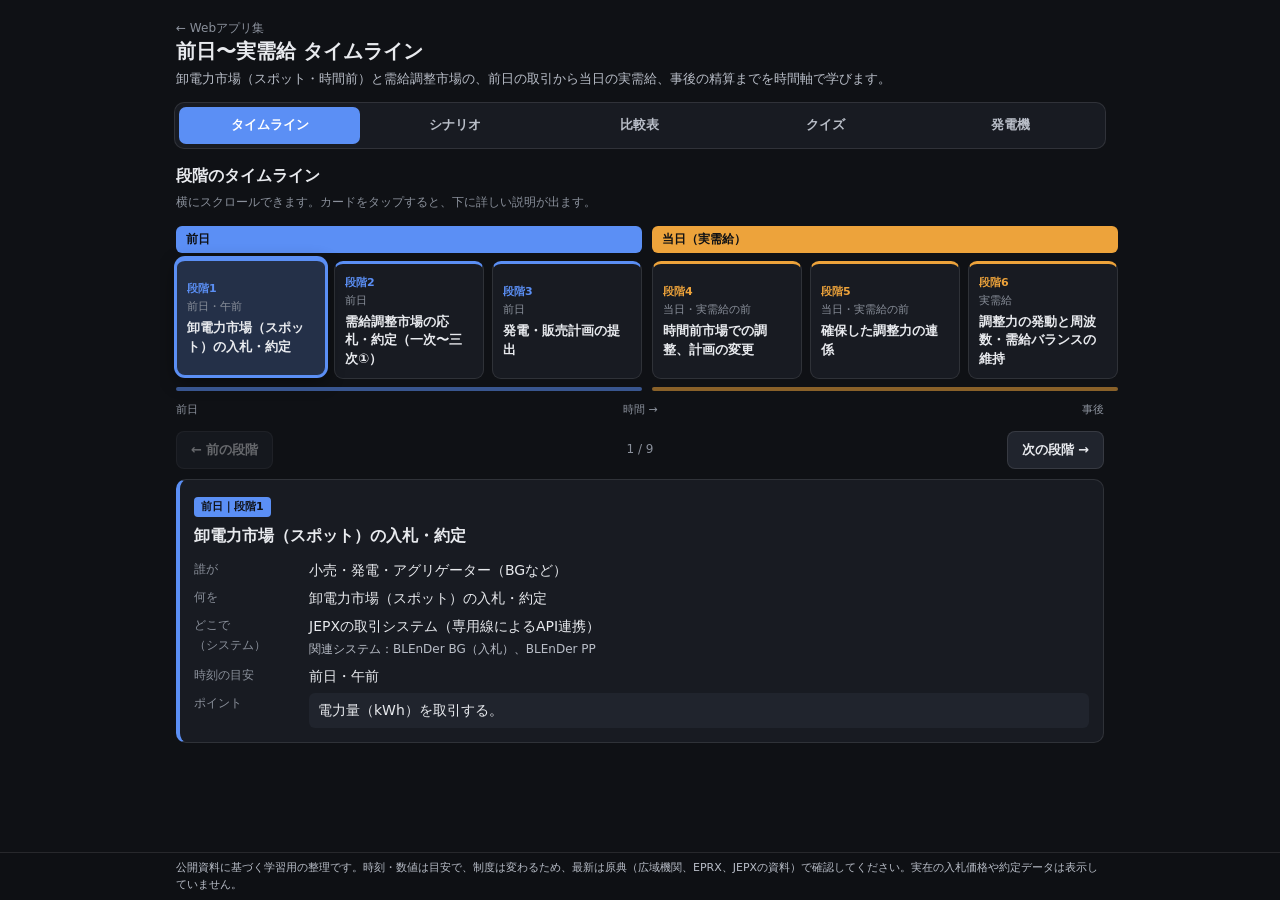
<file: timeline/index.html>
<!doctype html>
<html lang="ja">
<head>
<meta charset="utf-8">
<meta name="viewport" content="width=device-width, initial-scale=1">
<title>前日〜実需給 タイムライン</title>
<meta name="description" content="電力の前日取引から、当日の実需給、事後の精算までの流れを時間軸の上で学ぶ学習用アプリです。">
<link rel="manifest" href="manifest.json">
<meta name="theme-color" content="#14171d">
<link rel="icon" href="icons/icon-192.png">
<link rel="apple-touch-icon" href="icons/icon-192.png">
<style>
  :root {
    --bg: #0f1115;
    --surface: #181b22;
    --surface-2: #20242d;
    --text: #e8eaee;
    --text-2: #b9bec8;
    --muted: #8a909b;
    --border: rgba(255, 255, 255, 0.10);
    --accent: #5b8ff5;
    --ok: #3fbf8a;
    --ng: #e66767;
    /* ゾーンの色：前日／当日（実需給）／事後 */
    --z-pre: #5b8ff5;
    --z-day: #eda33b;
    --z-post: #3fbf8a;
    /* 調整力の色 */
    --r1: #e87ba4; --r2a: #eda33b; --r2b: #d9c44a; --r3a: #5b8ff5; --r3b: #9085e9;
    color-scheme: dark;
  }
  * { box-sizing: border-box; }
  html { -webkit-text-size-adjust: 100%; }
  body {
    margin: 0;
    background: var(--bg);
    color: var(--text);
    font-family: system-ui, -apple-system, "Segoe UI", "Hiragino Sans", "Yu Gothic UI", Meiryo, sans-serif;
    font-size: 14px;
    line-height: 1.6;
    padding-bottom: 76px; /* 下部の注記の分 */
  }
  button { font: inherit; color: inherit; }
  .wrap { max-width: 960px; margin: 0 auto; padding: 16px 16px 24px; }
  header h1 { font-size: 20px; margin: 0; line-height: 1.35; }
  header .lead { color: var(--text-2); margin: 4px 0 12px; font-size: 13px; }
  header .back { color: var(--muted); font-size: 12px; text-decoration: none; }
  header .back:hover { color: var(--accent); }

  /* タブ */
  .tabs {
    display: grid; grid-template-columns: repeat(5, 1fr); gap: 4px;
    background: var(--surface); border: 1px solid var(--border); border-radius: 10px; padding: 4px;
    position: sticky; top: 0; z-index: 5; margin: 0 -2px 14px;
  }
  .tabs button {
    border: 0; background: transparent; border-radius: 7px; padding: 8px 2px;
    font-size: 13px; font-weight: 600; color: var(--text-2); cursor: pointer; white-space: nowrap;
  }
  .tabs button[aria-selected="true"] { background: var(--accent); color: #fff; }
  .tabs button:focus-visible { outline: 2px solid var(--accent); outline-offset: 2px; }
  @media (max-width: 420px) { .tabs button { font-size: 11px; padding: 8px 0; letter-spacing: -0.02em; } }

  .screen[hidden] { display: none; }
  h2 { font-size: 16px; margin: 0 0 4px; }
  h3 { font-size: 14px; margin: 0 0 8px; }
  .hint { color: var(--muted); font-size: 12px; margin: 0 0 10px; }
  .panel { background: var(--surface); border: 1px solid var(--border); border-radius: 10px; padding: 14px; margin-bottom: 14px; }

  /* ===== タイムライン ===== */
  .track-wrap { position: relative; margin: 0 -16px 12px; }
  .track {
    display: flex; gap: 10px; overflow-x: auto; padding: 4px 16px 10px;
    scroll-snap-type: x proximity; -webkit-overflow-scrolling: touch; scrollbar-width: thin;
  }
  .zone { flex: none; display: flex; flex-direction: column; gap: 8px; }
  .zone-head {
    font-size: 12px; font-weight: 700; padding: 4px 10px; border-radius: 6px;
    color: #0f1115; background: var(--zc);
  }
  .zone-cards { display: flex; gap: 8px; }
  .zone-axis { height: 4px; border-radius: 2px; background: var(--zc); opacity: .55; }
  .zone[data-zone="pre"] { --zc: var(--z-pre); }
  .zone[data-zone="day"] { --zc: var(--z-day); }
  .zone[data-zone="post"] { --zc: var(--z-post); }

  .card {
    flex: none; width: 150px; min-height: 118px; text-align: left; cursor: pointer;
    background: var(--surface); border: 1px solid var(--border); border-top: 3px solid var(--zc);
    border-radius: 9px; padding: 8px 10px; scroll-snap-align: center;
    transition: transform .25s, box-shadow .25s, background .25s, border-color .25s, opacity .25s;
  }
  .card .no { font-size: 11px; color: var(--zc); font-weight: 700; }
  .card .time { font-size: 11px; color: var(--muted); }
  .card .title { font-size: 13px; font-weight: 600; line-height: 1.4; margin-top: 4px; }
  .card:hover { border-color: var(--zc); }
  .card:focus-visible { outline: 2px solid var(--zc); outline-offset: 2px; }
  .card.on {
    background: color-mix(in srgb, var(--zc) 18%, var(--surface));
    border-color: var(--zc); box-shadow: 0 0 0 2px var(--zc), 0 6px 18px rgba(0,0,0,.45);
    transform: translateY(-3px);
  }
  .track.dim .card:not(.on) { opacity: .45; }
  .axis-label { display: flex; justify-content: space-between; color: var(--muted); font-size: 11px; padding: 0 16px; }

  .stepper { display: flex; gap: 8px; align-items: center; justify-content: space-between; margin-bottom: 10px; }
  .btn {
    border: 1px solid var(--border); background: var(--surface-2); border-radius: 8px;
    padding: 8px 14px; cursor: pointer; font-weight: 600; font-size: 13px;
  }
  .btn:hover:not(:disabled) { border-color: var(--accent); }
  .btn:disabled { opacity: .4; cursor: default; }
  .btn.primary { background: var(--accent); border-color: var(--accent); color: #fff; }
  .btn:focus-visible { outline: 2px solid var(--accent); outline-offset: 2px; }
  .stepper .pos { color: var(--muted); font-size: 12px; }

  .detail { border-left: 4px solid var(--zc); }
  .detail[data-zone="pre"] { --zc: var(--z-pre); }
  .detail[data-zone="day"] { --zc: var(--z-day); }
  .detail[data-zone="post"] { --zc: var(--z-post); }
  .detail .tag { display: inline-block; font-size: 11px; font-weight: 700; color: #0f1115; background: var(--zc); border-radius: 4px; padding: 1px 7px; }
  .detail h2 { margin: 6px 0 10px; }
  .kv { display: grid; grid-template-columns: 7.5em 1fr; gap: 6px 10px; margin: 0; }
  .kv dt { color: var(--muted); font-size: 12px; padding-top: 1px; }
  .kv dd { margin: 0; }
  .kv dd.point { background: var(--surface-2); border-radius: 6px; padding: 6px 9px; }
  .kv .sub { display: block; color: var(--text-2); font-size: 12px; margin-top: 2px; }
  @media (max-width: 420px) {
    .kv { grid-template-columns: 1fr; gap: 0; }
    .kv dt { margin-top: 8px; }
  }
  .fade { animation: fade .35s ease; }
  @keyframes fade { from { opacity: 0; transform: translateY(4px); } to { opacity: 1; transform: none; } }

  /* ===== シナリオ ===== */
  .sc-pick { display: grid; grid-template-columns: repeat(3, 1fr); gap: 6px; margin-bottom: 12px; }
  .sc-pick button {
    border: 1px solid var(--border); background: var(--surface); border-radius: 9px; padding: 8px 6px;
    cursor: pointer; font-size: 12px; line-height: 1.35; text-align: left;
  }
  .sc-pick button b { display: block; font-size: 11px; color: var(--muted); }
  .sc-pick button[aria-pressed="true"] { border-color: var(--accent); box-shadow: 0 0 0 1px var(--accent); background: color-mix(in srgb, var(--accent) 14%, var(--surface)); }
  .mini .card { width: 116px; min-height: 84px; padding: 6px 8px; }
  .mini .card .title { font-size: 12px; }

  .dots { display: flex; gap: 5px; justify-content: center; margin: 4px 0 10px; }
  .dots span { width: 8px; height: 8px; border-radius: 50%; background: var(--surface-2); border: 1px solid var(--border); transition: background .3s, transform .3s; }
  .dots span.done { background: color-mix(in srgb, var(--accent) 50%, var(--surface-2)); }
  .dots span.cur { background: var(--accent); transform: scale(1.3); }

  .step-label { font-size: 12px; font-weight: 700; color: var(--accent); }
  .step-text { font-size: 15px; margin: 4px 0 12px; }
  .chips { display: grid; grid-template-columns: 5em 1fr; gap: 6px 8px; font-size: 13px; }
  .chips dt { color: var(--muted); font-size: 12px; }
  .chips dd { margin: 0; }
  .none { color: var(--muted); }
  .rchip { display: inline-block; padding: 0 8px; border-radius: 10px; margin: 0 4px 3px 0; font-size: 12px; font-weight: 700; color: #0f1115; background: var(--rc); }

  /* 調整力の時間軸（模式図）と横棒グラフ */
  .lanes { position: relative; margin-top: 6px; }
  .lane { display: grid; grid-template-columns: 3.4em 1fr; align-items: center; gap: 6px; height: 30px; transition: opacity .3s; }
  .lane .nm { font-size: 12px; font-weight: 700; }
  .lane .bar-area { position: relative; height: 16px; }
  .lane .ramp { position: absolute; top: 7px; height: 2px; left: 0; background: var(--rc); opacity: .7; }
  .lane .hold { position: absolute; top: 2px; height: 12px; border-radius: 3px; background: var(--rc); }
  .lane .mark { position: absolute; top: -2px; width: 2px; height: 20px; background: var(--rc); }
  .lane.off { opacity: .22; }
  .lane.now .hold { box-shadow: 0 0 0 2px var(--text); animation: pulse 1.2s ease-in-out infinite; }
  @keyframes pulse { 50% { box-shadow: 0 0 0 4px color-mix(in srgb, var(--text) 25%, transparent); } }
  .ticks { position: relative; height: 26px; margin-left: calc(3.4em + 6px); border-top: 1px solid var(--border); }
  .ticks span { position: absolute; top: 3px; transform: translateX(-50%); font-size: 10px; color: var(--muted); white-space: nowrap; }
  .ticks span::before { content: ""; position: absolute; left: 50%; top: -6px; width: 1px; height: 5px; background: var(--muted); }
  .gridlines { position: absolute; inset: 0 0 0 calc(3.4em + 6px); pointer-events: none; }
  .gridlines i { position: absolute; top: 0; bottom: 0; width: 1px; background: var(--border); }
  .order { display: flex; align-items: center; flex-wrap: wrap; gap: 4px; margin: 0 0 8px; font-size: 13px; }
  .order .o { padding: 2px 8px; border-radius: 12px; border: 1px solid var(--border); color: var(--muted); transition: all .3s; }
  .order .o.lit { color: #0f1115; background: var(--rc); border-color: var(--rc); font-weight: 700; }
  .order .arr { color: var(--muted); }
  [data-r="r1"] { --rc: var(--r1); } [data-r="r2a"] { --rc: var(--r2a); } [data-r="r2b"] { --rc: var(--r2b); }
  [data-r="r3a"] { --rc: var(--r3a); } [data-r="r3b"] { --rc: var(--r3b); }

  .seg { display: inline-flex; border: 1px solid var(--border); border-radius: 8px; overflow: hidden; margin-bottom: 10px; }
  .seg button { border: 0; background: transparent; padding: 5px 12px; font-size: 12px; cursor: pointer; color: var(--text-2); }
  .seg button[aria-pressed="true"] { background: var(--surface-2); color: var(--text); font-weight: 700; }
  .hbars { display: grid; gap: 8px; }
  .hbar { display: grid; grid-template-columns: 3.4em 1fr; gap: 6px; align-items: center; }
  .hbar .nm { font-size: 12px; font-weight: 700; }
  .hbar .track-b { position: relative; height: 20px; background: var(--surface-2); border-radius: 4px; }
  .hbar .fill { position: absolute; left: 0; top: 0; bottom: 0; min-width: 3px; border-radius: 4px; background: var(--rc); transition: width .5s ease; }
  .hbar .plan { position: absolute; top: 0; bottom: 0; border: 1.5px dashed var(--rc); border-left: 0; border-radius: 0 4px 4px 0; transition: left .5s, width .5s; }
  .hbar .val { position: absolute; top: 0; line-height: 20px; font-size: 11px; white-space: nowrap; padding-left: 6px; transition: left .5s; }
  .hbar.hl .nm { color: var(--rc); }
  .hbar.hl .track-b { box-shadow: 0 0 0 1px var(--rc); }

  /* ===== 比較表 ===== */
  .table-wrap { overflow-x: auto; margin: 0 -14px; padding: 0 14px; }
  table.cmp { border-collapse: separate; border-spacing: 0; min-width: 640px; width: 100%; font-size: 13px; }
  table.cmp th, table.cmp td { border-bottom: 1px solid var(--border); padding: 8px; vertical-align: top; text-align: left; }
  table.cmp thead th { font-size: 13px; border-top: 3px solid var(--rc); background: var(--surface-2); }
  table.cmp thead th:first-child { border-top-color: transparent; }
  table.cmp tbody th { color: var(--muted); font-weight: 600; font-size: 12px; white-space: nowrap; }
  table.cmp th:first-child { position: sticky; left: 0; background: var(--surface); z-index: 1; width: 6.5em; }
  table.cmp thead th:first-child { background: var(--surface-2); }
  .num { font-weight: 700; font-size: 14px; }
  .yes { color: var(--ok); font-weight: 700; } .no-t { color: var(--ng); font-weight: 700; }
  .note-s { display: block; color: var(--muted); font-size: 11px; margin-top: 2px; font-weight: 400; }

  /* ===== クイズ ===== */
  .q-head { display: flex; justify-content: space-between; color: var(--muted); font-size: 12px; margin-bottom: 6px; }
  .q-bar { height: 4px; background: var(--surface-2); border-radius: 2px; margin-bottom: 12px; overflow: hidden; }
  .q-bar i { display: block; height: 100%; background: var(--accent); transition: width .3s; }
  .q-text { font-size: 16px; font-weight: 700; margin: 0 0 12px; }
  .opts { display: grid; gap: 8px; }
  .opt {
    text-align: left; border: 1px solid var(--border); background: var(--surface-2); border-radius: 9px;
    padding: 10px 12px; cursor: pointer; font-size: 14px; display: flex; gap: 8px;
  }
  .opt:hover:not(:disabled) { border-color: var(--accent); }
  .opt:disabled { cursor: default; }
  .opt .k { color: var(--muted); font-weight: 700; }
  .opt.correct { border-color: var(--ok); background: color-mix(in srgb, var(--ok) 18%, var(--surface-2)); }
  .opt.wrong { border-color: var(--ng); background: color-mix(in srgb, var(--ng) 16%, var(--surface-2)); }
  .feedback { margin-top: 12px; border-radius: 9px; padding: 10px 12px; background: var(--surface-2); }
  .feedback .res { font-weight: 700; margin-bottom: 2px; }
  .feedback .res.ok { color: var(--ok); } .feedback .res.ng { color: var(--ng); }
  .q-next { margin-top: 12px; display: flex; justify-content: flex-end; }
  .score { text-align: center; padding: 10px 0 4px; }
  .score .big { font-size: 40px; font-weight: 800; }
  .review { list-style: none; padding: 0; margin: 12px 0; display: grid; gap: 6px; font-size: 13px; }
  .review li { display: grid; grid-template-columns: 1.4em 1fr; gap: 4px; background: var(--surface-2); border-radius: 8px; padding: 8px 10px; }
  .review .ans { color: var(--text-2); font-size: 12px; }

  /* ===== 発電機と需給バランス ===== */
  [data-g="A"] { --uc: #5b8ff5; } [data-g="B"] { --uc: #c47fd9; } [data-g="C"] { --uc: #3fb6c4; }
  [data-g="W"] { --uc: #a0b84a; } [data-g="S"] { --uc: #eda33b; } [data-g="M"] { --uc: #9aa3b2; }
  .gens { display: grid; grid-template-columns: repeat(auto-fill, minmax(min(210px, 100%), 1fr)); gap: 8px; }
  .gen { position: relative; background: var(--surface-2); border: 1px solid var(--border); border-left: 4px solid var(--uc); border-radius: 9px; padding: 8px 10px; transition: opacity .3s, filter .3s, box-shadow .3s; }
  .gen .gh { display: flex; flex-wrap: wrap; align-items: baseline; gap: 2px 6px; font-weight: 700; font-size: 13px; }
  .gen .ic { font-size: 15px; }
  .gen .kind { color: var(--muted); font-size: 11px; font-weight: 400; }
  .gen .cap { position: relative; height: 12px; margin: 7px 0 6px; background: var(--surface); border: 1px solid var(--border); border-radius: 4px; overflow: hidden; }
  .gen .cap .pl { position: absolute; left: 0; top: 0; bottom: 0; background: var(--uc); transition: width .5s; }
  .gen .cap .rs { position: absolute; top: 0; bottom: 0; background: repeating-linear-gradient(45deg, var(--uc) 0 2px, transparent 2px 5px); opacity: .8; }
  .gen dl { display: grid; grid-template-columns: auto 1fr; gap: 1px 8px; margin: 0; font-size: 12px; }
  .gen dt { color: var(--muted); }
  .gen dd { margin: 0; text-align: right; font-variant-numeric: tabular-nums; }
  .gen .chg { color: var(--ok); font-weight: 700; }
  .gen .note-g { color: var(--muted); font-size: 11px; margin-top: 4px; }
  .gen .rlabel { display: inline-block; margin-top: 4px; font-size: 11px; color: var(--text-2); border: 1px solid var(--border); border-radius: 4px; padding: 0 6px; }
  .gen .rlabel.off { text-decoration: line-through; color: var(--muted); }
  table.cmp.fit { min-width: 0; }
  table.cmp tr:has(+ tr.chk) > * { border-bottom: 0; }
  table.cmp tr.chk td { padding-top: 0; font-size: 12px; }
  #gRsvTable .rchip { white-space: nowrap; }
  .rsvt td, .rsvt th { vertical-align: middle; }
  .rsvt .fx { display: block; font-size: 10px; color: var(--muted); font-weight: 400; white-space: nowrap; }
  .rsvt td.chk-ok, .rsvt td.chk-ng { font-size: 15px; }
  .rsvt td.chk-ng .fx { color: #ff9c9c; }
  .rsvt td.func { font-size: 12px; color: var(--text-2); }
  .qty { display: inline-flex; align-items: center; gap: 4px; white-space: nowrap; }
  .qty b { min-width: 2.2em; text-align: center; font-variant-numeric: tabular-nums; }
  .qbtn { width: 28px; height: 28px; border: 1px solid var(--border); background: var(--surface-2); border-radius: 6px; cursor: pointer; font-weight: 700; padding: 0; }
  .qbtn:disabled { opacity: .35; cursor: default; }
  .qbtn:focus-visible, .xbtn:focus-visible { outline: 2px solid var(--accent); outline-offset: 1px; }
  .xbtn { padding: 4px 8px; font-size: 12px; font-weight: 400; }
  .sr { position: absolute; width: 1px; height: 1px; overflow: hidden; clip: rect(0 0 0 0); white-space: nowrap; }
  .addrow { display: flex; flex-wrap: wrap; align-items: center; gap: 6px; margin-top: 10px; }
  /* スマホ幅：表の各行をカード状に並べ替えて、横にはみ出さないようにする */
  @media (max-width: 640px) {
    .rsvt thead { display: none; }
    .rsvt, .rsvt tbody { display: block; }
    .rsvt tr:not(.chk) { display: grid; grid-template-columns: auto 1fr auto; gap: 8px 10px; align-items: center; padding: 10px 0 4px; border-top: 1px solid var(--border); }
    .rsvt tr:not(.chk) > * { border: 0 !important; padding: 0 !important; position: static !important; background: none !important; }
    .rsvt tr.chk { display: block; }
    .rsvt tr.chk td { display: block; padding: 2px 0 10px !important; }
    .rsvt td[data-label]::before { content: attr(data-label); display: block; font-size: 10px; color: var(--muted); font-weight: 400; }
    .rsvt td.func { grid-column: 1 / 3; }
    .rsvt td.del { grid-column: 3; justify-self: end; }
    .rsvt td.func::before { display: none; }
  }
  table.cmp td.chk-ok { color: var(--ok); }
  table.cmp td.chk-ng { color: #ff9c9c; font-weight: 700; }
  select.asg { font: inherit; font-size: 13px; color: var(--text); background: var(--surface-2); border: 1px solid var(--border); border-radius: 6px; padding: 3px 4px; max-width: 100%; }
  select.asg:focus-visible { outline: 2px solid var(--accent); outline-offset: 1px; }
  table.cmp.fit th:first-child { width: auto; white-space: normal; }
  details.fold { background: var(--surface); border: 1px solid var(--border); border-radius: 10px; margin-bottom: 14px; }
  details.fold > summary { cursor: pointer; padding: 12px 14px; font-weight: 700; list-style: none; display: flex; justify-content: space-between; align-items: center; }
  details.fold > summary::-webkit-details-marker { display: none; }
  details.fold > summary::after { content: "＋"; color: var(--muted); font-weight: 400; }
  details.fold[open] > summary::after { content: "－"; }
  details.fold > summary:focus-visible { outline: 2px solid var(--accent); outline-offset: 2px; border-radius: 10px; }
  .fold-body { padding: 0 14px 14px; }
  .gen .badge { margin-left: auto; white-space: nowrap; font-size: 11px; font-weight: 700; border-radius: 4px; padding: 0 6px; background: var(--ng); color: #fff; }
  .gen .badge.act { background: var(--text); color: #0f1115; }
  .gen.down { filter: grayscale(1); opacity: .5; }
  .gen.miss { box-shadow: 0 0 0 1px var(--ng); }

  .bal { position: relative; margin-top: 18px; }
  .bal-row { display: grid; grid-template-columns: 6.2em 1fr; gap: 6px; align-items: center; margin-bottom: 10px; }
  .bal-row .nm { font-size: 12px; color: var(--text-2); line-height: 1.3; }
  .bal-track { position: relative; height: 30px; background: var(--surface-2); border-radius: 4px; }
  .bal-seg { position: absolute; top: 0; bottom: 0; background: var(--uc); box-shadow: inset -2px 0 0 var(--surface); font-size: 11px; font-weight: 700; color: #0f1115; line-height: 30px; padding-left: 4px; overflow: hidden; white-space: nowrap; transition: left .5s, width .5s; }
  .bal-seg:first-child { border-radius: 4px 0 0 4px; }
  .bal-seg.hatch { background: repeating-linear-gradient(45deg, var(--uc) 0 4px, color-mix(in srgb, var(--uc) 40%, var(--surface)) 4px 8px); }
  .bal-seg.short { background: color-mix(in srgb, var(--ng) 28%, transparent); box-shadow: inset 0 0 0 1.5px var(--ng); color: #ff9c9c; border-radius: 0 4px 4px 0; }
  .bal-demand { position: absolute; top: -16px; bottom: 16px; width: 2px; background: var(--text); pointer-events: none; }
  .bal-demand span { position: absolute; top: -2px; left: 5px; font-size: 11px; white-space: nowrap; color: var(--text); font-weight: 700; }
  .bal-ticks { position: relative; height: 16px; margin-left: calc(6.2em + 6px); border-top: 1px solid var(--border); }
  .bal-ticks span { position: absolute; top: 1px; transform: translateX(-50%); font-size: 10px; color: var(--muted); }
  .bal-sum { font-size: 13px; margin: 8px 0 0; }
  .bal-sum b.ng { color: var(--ng); } .bal-sum b.ok { color: var(--ok); }
  .legend { display: flex; flex-wrap: wrap; gap: 4px 12px; font-size: 12px; color: var(--text-2); margin-top: 6px; }
  .legend i { display: inline-block; width: 10px; height: 10px; border-radius: 2px; background: var(--uc); margin-right: 4px; vertical-align: -1px; }
  .legend i.hatch { background: repeating-linear-gradient(45deg, var(--text-2) 0 2px, transparent 2px 4px); }
  .legend i.short { background: transparent; box-shadow: inset 0 0 0 1.5px var(--ng); }

  .field-l { font-size: 12px; color: var(--muted); margin: 0 0 4px; }
  .presets { display: flex; flex-wrap: wrap; gap: 6px; margin-bottom: 12px; }
  .presets .btn { font-size: 12px; padding: 6px 10px; text-align: left; }
  .frows { display: grid; grid-template-columns: minmax(0, 1fr); gap: 8px; }
  .frow { background: var(--surface-2); border: 1px solid var(--border); border-left: 4px solid var(--uc); border-radius: 9px; padding: 8px 10px; transition: box-shadow .2s; }
  .frow.on { box-shadow: 0 0 0 1px var(--ng); }
  .fhead { display: flex; align-items: center; justify-content: space-between; gap: 8px; flex-wrap: wrap; }
  .fname { font-weight: 700; }
  .fname small { color: var(--muted); font-weight: 400; font-size: 11px; margin-left: 6px; }
  .sw { position: relative; display: inline-flex; align-items: center; gap: 6px; cursor: pointer; font-size: 12px; }
  .sw input { position: absolute; opacity: 0; width: 1px; height: 1px; }
  .sw-ui { position: relative; width: 34px; height: 20px; border-radius: 10px; background: var(--surface); border: 1px solid var(--border); transition: background .2s; }
  .sw-ui::after { content: ""; position: absolute; top: 2px; left: 2px; width: 14px; height: 14px; border-radius: 50%; background: var(--muted); transition: transform .2s, background .2s; }
  .sw input:checked + .sw-ui { background: var(--ng); border-color: var(--ng); }
  .sw input:checked + .sw-ui::after { transform: translateX(14px); background: #fff; }
  .sw input:focus-visible + .sw-ui { outline: 2px solid var(--accent); outline-offset: 2px; }
  .tbtns { display: grid; grid-template-columns: repeat(6, minmax(0, 1fr)); gap: 4px; margin-top: 8px; }
  @media (max-width: 560px) { .tbtns { grid-template-columns: repeat(3, minmax(0, 1fr)); } }
  .tbtns button { min-width: 0; border: 1px solid var(--border); background: var(--surface); border-radius: 7px; padding: 4px 2px; font-size: 12px; line-height: 1.3; cursor: pointer; color: var(--text-2); }
  .tbtns button small { display: block; font-size: 10px; color: var(--muted); }
  .tbtns button.gc small { color: #ff9c9c; }
  .tbtns button[aria-pressed="true"] { background: color-mix(in srgb, var(--ng) 22%, var(--surface)); border-color: var(--ng); color: var(--text); font-weight: 700; }
  .tbtns button:disabled { opacity: .35; cursor: default; }
  .tbtns button:focus-visible { outline: 2px solid var(--accent); outline-offset: 2px; }
  .werr { display: flex; flex-wrap: wrap; align-items: center; gap: 4px 8px; margin-top: 8px; font-size: 12px; color: var(--muted); }
  .werr input { flex: 1; accent-color: var(--ng); }
  .werr input { min-width: 120px; }
  .werr span, .werr b { white-space: nowrap; }
  .werr b { color: var(--text); }
  .evs { list-style: none; padding: 0; margin: 0; display: grid; gap: 6px; }
  .evs li { display: grid; grid-template-columns: 4em 1fr; gap: 8px; align-items: start; background: var(--surface-2); border-radius: 8px; padding: 8px 10px; font-size: 13px; transition: box-shadow .3s; }
  .evs li.cur { box-shadow: 0 0 0 1px var(--z-day); }
  .evs li.empty { display: block; color: var(--muted); }
  .evs .et { font-weight: 700; font-variant-numeric: tabular-nums; }
  .evs li.gcline { background: transparent; border-top: 2px dashed var(--ng); border-radius: 0; color: #ff9c9c; padding: 6px 10px; font-size: 12px; }
  .st { display: inline-block; margin-top: 3px; font-size: 11px; font-weight: 700; border-radius: 4px; padding: 0 6px; }
  .st.ok { background: color-mix(in srgb, var(--ok) 20%, transparent); color: var(--ok); }
  .st.ng { background: color-mix(in srgb, var(--ng) 22%, transparent); color: #ff9c9c; }
  .st.now { background: var(--z-day); color: #0f1115; }
  .st.wait { background: var(--surface); color: var(--muted); }
  .evblock + .evblock { border-top: 1px solid var(--border); margin-top: 12px; padding-top: 12px; }
  .sumtbl { display: grid; grid-template-columns: 1fr auto; gap: 3px 16px; margin: 6px 0 8px; max-width: 320px; }
  .sumtbl dt { color: var(--text-2); }
  .sumtbl dd { margin: 0; text-align: right; font-weight: 700; font-variant-numeric: tabular-nums; }
  .sumtbl dd.ng { color: #ff9c9c; }
  .actions { display: flex; gap: 8px; justify-content: flex-end; margin-top: 10px; }

  .msg { border-radius: 8px; padding: 8px 12px; font-weight: 700; margin-bottom: 8px; }
  .msg.ok { background: color-mix(in srgb, var(--ok) 16%, var(--surface-2)); color: var(--ok); }
  .msg.warn { background: color-mix(in srgb, var(--z-day) 16%, var(--surface-2)); color: var(--z-day); }
  .msg.ng { background: color-mix(in srgb, var(--ng) 18%, var(--surface-2)); color: #ff9c9c; border: 1px solid var(--ng); }
  .msg.info { background: var(--surface-2); color: var(--text); font-weight: 400; }
  .flow-p { margin: 0 0 8px; }
  .choice { display: grid; gap: 8px; margin: 10px 0; }
  .choice .btn { text-align: left; line-height: 1.45; }
  .choice .why { display: block; font-weight: 400; font-size: 12px; color: var(--muted); }
  .rsteps { list-style: none; padding: 0; margin: 8px 0; display: grid; gap: 6px; }
  .rsteps li { display: grid; grid-template-columns: 4.2em 1fr; gap: 2px 8px; align-items: start; background: var(--surface-2); border-radius: 8px; padding: 8px 10px; border-left: 4px solid var(--rc); transition: opacity .3s; font-size: 13px; }
  .rsteps li.wait { opacity: .35; }
  .rsteps li.skip { opacity: .55; }
  .rsteps .rn { font-weight: 700; }
  .rsteps .rv { display: flex; flex-wrap: wrap; gap: 2px 14px; }
  .rsteps .rv b { font-variant-numeric: tabular-nums; }
  .rsteps .rv .rem-ng { color: #ff9c9c; }
  .log { margin: 6px 0; padding-left: 1.2em; font-size: 13px; color: var(--text-2); }
  .freq svg { display: block; width: 100%; height: auto; }
  .fict { font-size: 12px; color: var(--text-2); border: 1px dashed var(--border); border-radius: 8px; padding: 8px 12px; margin: 0 0 14px; }

  /* 下部の注記（常に表示） */
  .disclaimer {
    position: fixed; left: 0; right: 0; bottom: 0; z-index: 10;
    background: color-mix(in srgb, var(--bg) 92%, transparent); backdrop-filter: blur(6px);
    border-top: 1px solid var(--border); color: var(--text-2);
    font-size: 11px; line-height: 1.5; padding: 7px 16px calc(7px + env(safe-area-inset-bottom));
  }
  .disclaimer p { max-width: 928px; margin: 0 auto; }

  @media (prefers-reduced-motion: reduce) {
    *, *::before, *::after { animation: none !important; transition: none !important; scroll-behavior: auto !important; }
  }
</style>
</head>
<body>
<div class="wrap">
  <header>
    <a class="back" href="../">← Webアプリ集</a>
    <h1>前日〜実需給 タイムライン</h1>
    <p class="lead">卸電力市場（スポット・時間前）と需給調整市場の、前日の取引から当日の実需給、事後の精算までを時間軸で学びます。</p>
  </header>

  <nav class="tabs" role="tablist" aria-label="画面の切り替え">
    <button role="tab" id="tab-tl" aria-controls="scr-tl" aria-selected="true">タイムライン</button>
    <button role="tab" id="tab-sc" aria-controls="scr-sc" aria-selected="false">シナリオ</button>
    <button role="tab" id="tab-cmp" aria-controls="scr-cmp" aria-selected="false">比較表</button>
    <button role="tab" id="tab-qz" aria-controls="scr-qz" aria-selected="false">クイズ</button>
    <button role="tab" id="tab-gen" aria-controls="scr-gen" aria-selected="false">発電機</button>
  </nav>

  <!-- 画面1：タイムライン -->
  <section class="screen" id="scr-tl" role="tabpanel" aria-labelledby="tab-tl">
    <h2>段階のタイムライン</h2>
    <p class="hint">横にスクロールできます。カードをタップすると、下に詳しい説明が出ます。</p>
    <div class="track-wrap">
      <div class="track" id="tlTrack"></div>
      <div class="axis-label"><span>前日</span><span>時間 →</span><span>事後</span></div>
    </div>
    <div class="stepper">
      <button class="btn" id="tlPrev">← 前の段階</button>
      <span class="pos" id="tlPos"></span>
      <button class="btn" id="tlNext">次の段階 →</button>
    </div>
    <div class="panel detail" id="tlDetail" aria-live="polite"></div>
  </section>

  <!-- 画面2：シナリオ体験 -->
  <section class="screen" id="scr-sc" role="tabpanel" aria-labelledby="tab-sc" hidden>
    <h2>シナリオ体験</h2>
    <p class="hint">シナリオを選んで「次へ」を押すと、1ステップずつ進みます。</p>
    <div class="sc-pick" id="scPick"></div>
    <div class="track-wrap mini">
      <div class="track dim" id="scTrack"></div>
    </div>
    <div class="dots" id="scDots" aria-hidden="true"></div>
    <div class="panel" id="scStep" aria-live="polite"></div>
    <div class="stepper">
      <button class="btn" id="scPrev">← 戻る</button>
      <button class="btn" id="scReset">最初から</button>
      <button class="btn primary" id="scNext">次へ →</button>
    </div>

    <div class="panel" id="scLanesPanel">
      <h3>動く調整力の順番（応動時間の違い）</h3>
      <div class="order" id="scOrder"></div>
      <div class="lanes" id="scLanes"></div>
      <p class="hint" style="margin:8px 0 0">模式図・対数目盛。細い線は応動時間（○以内）、太い帯は継続時間の目安です。速い調整力から順に動き、遅い調整力が引き継ぎます。</p>
    </div>

    <div class="panel">
      <h3>応動時間を比べる</h3>
      <div class="seg" role="group" aria-label="目盛の切り替え">
        <button id="scaleLin" aria-pressed="true">等間隔の目盛</button>
        <button id="scaleLog" aria-pressed="false">対数目盛</button>
      </div>
      <div class="hbars" id="hbars"></div>
      <p class="hint" style="margin:8px 0 0" id="hbarNote"></p>
    </div>
  </section>

  <!-- 画面3：調整力の比較表 -->
  <section class="screen" id="scr-cmp" role="tabpanel" aria-labelledby="tab-cmp" hidden>
    <h2>調整力の比較表</h2>
    <p class="hint">応動時間・継続時間は、2024年度以降の要件の目安です。最新は原典で確認してください。表は横にスクロールできます。</p>
    <div class="panel">
      <div class="table-wrap"><table class="cmp" id="cmpTable"></table></div>
    </div>
    <details class="fold" id="cmp2">
      <summary>二次①と二次②の違い</summary>
      <div class="fold-body">
        <div class="table-wrap">
          <table class="cmp fit">
            <thead><tr><th scope="col">項目</th><th scope="col" data-r="r2a">二次①</th><th scope="col" data-r="r2b">二次②</th></tr></thead>
            <tbody>
              <tr><th scope="row">指令の方式</th><td>LFC信号（負荷周波数制御）</td><td>EDC信号（経済負荷配分制御）</td></tr>
              <tr><th scope="row">何を補うか</th><td>周波数の偏差、連系線潮流のずれ</td><td>需給のずれ（需要や再エネの予測誤差など）</td></tr>
              <tr><th scope="row">動かし方</th><td>中給から、短い周期（秒単位）で自動的に増減の指令が出る</td><td>中給から、長めの周期（数分単位）で指令が出る</td></tr>
              <tr><th scope="row">考え方</th><td>周波数を、すばやく一定に保つ</td><td>需給のずれを、安い電源から順に経済的に配分して補う</td></tr>
              <tr><th scope="row">応動・継続<br>（目安）</th><td colspan="2">どちらも応動5分以内／継続30分以上</td></tr>
            </tbody>
          </table>
        </div>
        <p class="hint" style="margin:10px 0 0">実際には、一次・二次①・二次②は並行して動くことが多く、LFCは常時動いています。アプリの『一次→二次①→二次②→三次①』の順番は、応動時間の違いを分かりやすくするための単純化です。</p>
      </div>
    </details>
  </section>

  <!-- 画面4：確認クイズ -->
  <section class="screen" id="scr-qz" role="tabpanel" aria-labelledby="tab-qz" hidden>
    <h2>確認クイズ</h2>
    <p class="hint" id="qHint">全5問の択一式です。問題と選択肢の順番は毎回変わります。</p>
    <div class="panel" id="quiz" aria-live="polite"></div>
  </section>

  <!-- 画面5：発電機と需給バランス -->
  <section class="screen" id="scr-gen" role="tabpanel" aria-labelledby="tab-gen" hidden>
    <h2>発電機と需給バランス</h2>
    <p class="hint">対象コマ：実需給 18:00〜18:30（夕方ピーク）。単位はMW。実需給の前に発電機が故障したとき、計画をどう変えるか（または調整力がどう動くか）を体験します。</p>

    <div class="panel">
      <h3>1. 設備の一覧</h3>
      <p class="hint">棒の長さ＝定格出力、塗りつぶし＝計画出力、斜線＝調整力として約定済みの分（前日に需給調整市場で約定した想定）。</p>
      <div class="gens" id="gGens"></div>
      <h3 style="margin-top:16px">確保済みの調整力（前日の需給調整市場の約定結果の例）</h3>
      <p class="flow-p">電源ごとに、出力変化速度が違います。応動時間に間に合う量までしか、調整力は出せません。担当を組み替えて、試してみましょう</p>
      <p class="hint">「担当する電源」はプルダウンで、量は±ボタン（1MW刻み）で変えられます。風力は調整力に使わないので選べません。間に合う量＝出力変化速度×応動時間（火力の一次は10秒以内なので、出力変化速度÷6）。出力変化速度・余力などの数値は、すべて学習用の架空のものです。</p>
      <div class="table-wrap"><table class="cmp fit rsvt" id="gRsvTable"></table></div>
      <p class="hint" id="gRsvSum" style="margin:6px 0 0"></p>
      <div class="addrow">
        <span class="field-l" style="margin:0">行を追加：</span>
        <select class="asg" id="gAddR" aria-label="追加する商品"></select>
        <select class="asg" id="gAddG" aria-label="追加する担当の電源"></select>
        <button class="btn" id="gAdd">行を追加（10MW）</button>
      </div>
      <div id="gAsgWarn" aria-live="polite"></div>
      <div class="actions" style="justify-content:flex-start;margin-top:8px"><button class="btn" id="gAsgReset">初期の担当に戻す</button></div>
      <p class="hint" style="margin:8px 0 0">調整力の担当は、前日の需給調整市場の約定結果で、30分コマごとに決まります。同じ電源の余力を、複数の商品に重ねて出すことはできません。翌日は、別の電源・別の組み合わせで約定することもあります。</p>
    </div>

    <div class="panel">
      <h3>2. 需給バランス（18:00〜18:30）</h3>
      <div class="bal" id="gBal"></div>
      <p class="bal-sum" id="gBalSum" aria-live="polite"></p>
      <div class="legend" id="gLegend"></div>
    </div>

    <div class="panel">
      <h3>3・4. 故障を起こす</h3>
      <p class="field-l">例（押すと設定が入ります）</p>
      <div class="presets" id="gPresets"></div>
      <p class="hint">発電機ごとに「故障させる」をオンにして、発生時刻を選びます。17:00（実需給の1時間前）は締切の時点で、17:00までの故障は計画変更できます。17:30は締切より後です。</p>
      <div class="frows" id="gRows"></div>
      <div class="actions">
        <button class="btn" id="gReset">最初に戻す</button>
        <button class="btn primary" id="gRun">実行</button>
      </div>
      <p class="hint" id="gRunNote" style="margin:6px 0 0;text-align:right;color:#ff9c9c" aria-live="polite"></p>
    </div>

    <div class="panel">
      <h3>出来事のタイムライン</h3>
      <ol class="evs" id="gEvents" aria-live="polite"></ol>
    </div>

    <div class="panel" id="gFlow" aria-live="polite"></div>

    <div class="panel freq">
      <h3>周波数のようす <span class="hint">（概念図）</span></h3>
      <div id="gFreq"></div>
      <p class="hint" style="margin:6px 0 0">概念図です。正確な物理計算はしていません。横軸の間隔も、実際の時間の長さには比例していません。</p>
    </div>

    <p class="fict">※ 架空の設備です。この画面の発電機・数値は、すべて学習用の架空データです。実在の発電所・設備とは関係ありません。</p>
  </section>
</div>

<footer class="disclaimer">
  <p>公開資料に基づく学習用の整理です。時刻・数値は目安で、制度は変わるため、最新は原典（広域機関、EPRX、JEPXの資料）で確認してください。実在の入札価格や約定データは表示していません。</p>
</footer>

<script>
'use strict';
const $ = id => document.getElementById(id);
const esc = s => String(s).replace(/[&<>"']/g, c => ({ '&': '&amp;', '<': '&lt;', '>': '&gt;', '"': '&quot;', "'": '&#39;' }[c]));

// ===== データ（学習用の説明データ） =====
const ZONES = [
  { id: 'pre', name: '前日' },
  { id: 'day', name: '当日（実需給）' },
  { id: 'post', name: '事後' },
];

const STAGES = [
  { no: 1, zone: 'pre', time: '前日・午前', title: '卸電力市場（スポット）の入札・約定',
    who: '小売・発電・アグリゲーター（BGなど）', where: 'JEPXの取引システム（専用線によるAPI連携）',
    sys: 'BLEnDer BG（入札）、BLEnDer PP', point: '電力量（kWh）を取引する。' },
  { no: 2, zone: 'pre', time: '前日', title: '需給調整市場の応札・約定（一次〜三次①）',
    who: '発電事業者、蓄電池、アグリゲーター', where: 'EPRXの市場システム（MMS）',
    sys: 'BLEnDer AC／DR、BLEnDer RE',
    point: '調整力（ΔkW）を事前に確保する。2026年3月13日の取引から、一次〜三次①は前日取引になった（三次②は対象外）。' },
  { no: 3, zone: 'pre', time: '前日', title: '発電・販売計画の提出',
    who: 'BG（発電・小売）', where: '広域機関の計画提出の仕組み',
    sys: 'BLEnDer BG（BP：計画提出）', point: '計画値同時同量が求められる。' },
  { no: 4, zone: 'day', time: '当日・実需給の前', title: '時間前市場での調整、計画の変更',
    who: 'BG', where: 'JEPX時間前市場、広域機関', sys: 'BLEnDer BG',
    point: '計画の変更は、実需給の1時間前まで。' },
  { no: 5, zone: 'day', time: '当日・実需給の前', title: '確保した調整力の連係',
    who: '需給調整市場、広域需給調整システム、中給', where: '', sys: '',
    point: '市場で約定した調整力の情報が、広域需給調整システムを通じて中給に渡る（約定結果の連係）。広域メリットオーダーで、安い調整力から使う。' },
  { no: 6, zone: 'day', time: '実需給', title: '調整力の発動と周波数・需給バランスの維持',
    who: '中給（一般送配電事業者）',
    where: '中給システム、簡易指令システム（アグリゲーターへの指令。ERABサイバーセキュリティガイドラインへの適合が接続条件）', sys: '',
    point: '一次は蓄電池などが周波数に自端で応答。二次①はLFC、二次②はEDC、三次は需給の偏差に応じて発動。' },
  { no: 7, zone: 'post', time: '実需給の直後', title: '計量値の確定',
    who: '一般送配電事業者', where: 'スマートメーター（Aルート）→ヘッドエンド→託送・精算システム', sys: '',
    point: '30分ごとの計量値が、日次などで精算に渡る。' },
  { no: 8, zone: 'post', time: '事後', title: '調整力のアセスメントと精算',
    who: '一般送配電事業者、市場運営者', where: '', sys: '',
    point: 'ΔkWは、供出可否の確認（アセスメントⅠ）と応動実績の確認（Ⅱ）で評価される。不適合だとペナルティ（上限はΔkW落札価格の1.5倍）。' },
  { no: 9, zone: 'post', time: '事後', title: 'インバランスの精算',
    who: 'BG、一般送配電事業者', where: '', sys: '',
    point: '計画と実績のずれ（インバランス）が精算される。' },
];

// 応動時間・継続時間は秒で持つ（2024年度以降の要件の目安）
const RESERVES = [
  { id: 'r1', name: '一次', purpose: '周波数の微小変動を、自端制御で即時に抑える',
    resp: 10, respText: '10秒以内', dur: 300, durText: '5分以上', dayAhead: true },
  { id: 'r2a', name: '二次①', purpose: 'LFC信号で、周波数偏差・連系線潮流を調整',
    resp: 300, respText: '5分以内', dur: 1800, durText: '30分以上', dayAhead: true },
  { id: 'r2b', name: '二次②', purpose: 'EDC信号で、需給のずれを経済的に配分して補う',
    resp: 300, respText: '5分以内', dur: 1800, durText: '30分以上', dayAhead: true },
  { id: 'r3a', name: '三次①', purpose: '二次の回復や、需給予測誤差への対応',
    resp: 900, respText: '15分以内', dur: 10800, durText: '3時間', dayAhead: true },
  { id: 'r3b', name: '三次②', purpose: 'FIT特例の再エネの予測誤差への対応',
    resp: 2700, respText: '45分以内', respNote: '2025年度から60分以内へ変更予定とされた', respPlan: 3600,
    dur: 10800, durText: '3時間', dayAhead: false },
];
const R = Object.fromEntries(RESERVES.map(r => [r.id, r]));

const SCENARIOS = [
  { id: 's1', name: '通常の1日', sub: '前日の取引から、実需給、事後の精算まで', lanes: false, steps: [
    { label: '前日・午前', stages: [1], text: '前日午前に、スポットで翌日の電力量を調達する。',
      market: '卸電力市場（JEPXスポット）', reserve: [], system: 'JEPXの取引システム、BLEnDer BG・PP' },
    { label: '前日', stages: [2], text: '前日に、調整力（ΔkW）を需給調整市場で確保する。',
      market: '需給調整市場（一次〜三次①は前日取引）', reserve: ['r1', 'r2a', 'r2b', 'r3a'], reserveNote: '確保のみ（まだ動かない）', system: 'EPRXの市場システム（MMS）、BLEnDer AC／DR・RE' },
    { label: '前日', stages: [3], text: '前日に、発電・販売計画を広域機関へ提出する。',
      market: '', reserve: [], system: '広域機関の計画提出の仕組み、BLEnDer BG（BP）' },
    { label: '当日（実需給の前）', stages: [4, 5], text: '当日に、時間前市場や計画変更で、実需給の1時間前までに調整する。',
      market: '卸電力市場（JEPX時間前市場）', reserve: [], system: 'JEPX時間前市場、広域機関、広域需給調整システム（約定結果の連係）' },
    { label: '実需給', stages: [6], text: '実需給で、中給が周波数と需給バランスを維持する。',
      market: '', reserve: ['r1', 'r2a', 'r2b', 'r3a'], reserveNote: '需給の偏差に応じて発動', system: '中給システム、簡易指令システム' },
    { label: '事後', stages: [7, 8, 9], text: '事後に、計量値の確定、アセスメント、インバランス精算を行う。',
      market: '需給調整市場（アセスメント・精算）', reserve: [], system: 'スマートメーター→ヘッドエンド→託送・精算システム' },
  ]},
  { id: 's2', name: '再エネの予測が外れた日', sub: '前日の想定より発電が少なかった', lanes: true, steps: [
    { label: '前日', stages: [1], text: '前日の予測では太陽光が多く、スポットで売った。',
      market: '卸電力市場（JEPXスポット）', reserve: [], system: 'JEPXの取引システム' },
    { label: '当日', stages: [6], text: '当日、雲で発電が減り、計画より供給が足りなくなる。',
      market: '', reserve: [], system: '中給システム（需給の監視）' },
    { label: '数秒〜数分', stages: [6], text: '周波数が下がり、一次が自端で応答する。',
      market: '', reserve: ['r1'], system: '発電機・蓄電池などの自端制御' },
    { label: '数分', stages: [6], text: '二次①（LFC）、二次②（EDC）が中給の指令で動く。',
      market: '', reserve: ['r2a', 'r2b'], system: '中給システム（LFC・EDC信号）、簡易指令システム' },
    { label: '15分程度', stages: [6], text: '三次①が動き、二次を回復させる。',
      market: '', reserve: ['r3a'], system: '中給システム、簡易指令システム' },
    { label: '事後', stages: [9], text: '計画とのずれが、インバランスとして精算される。',
      market: '', reserve: [], system: '託送・精算システム' },
  ]},
  { id: 's3', name: '需要が急に増えた日', sub: '当日の需要が想定を上回った', lanes: true, steps: [
    { label: '当日', stages: [6], text: '猛暑で需要が想定を上回る。',
      market: '', reserve: [], system: '中給システム（需給の監視）' },
    { label: '数秒〜', stages: [6], text: '周波数が下がり、一次が応答する。',
      market: '', reserve: ['r1'], system: '発電機・蓄電池などの自端制御' },
    { label: '数分〜15分程度', stages: [6], text: '二次①、二次②、三次①の順に発動する。',
      market: '', reserve: ['r2a', 'r2b', 'r3a'], system: '中給システム（LFC・EDC信号）、簡易指令システム' },
    { label: '当日（実需給の1時間前まで）', stages: [4], text: '時間前市場が使える間は、BGが追加調達して計画を変更する（実需給の1時間前まで）。',
      market: '卸電力市場（JEPX時間前市場）', reserve: [], system: 'JEPX時間前市場、広域機関、BLEnDer BG' },
    { label: '事後', stages: [8, 9], text: 'アセスメントとインバランスの精算を行う。',
      market: '需給調整市場（アセスメント）', reserve: [], system: '託送・精算システム' },
  ]},
];

const QUIZ = [
  { q: '2026年3月から前日取引になった需給調整市場の商品は？',
    a: '一次〜三次①', wrong: ['一次〜三次②のすべて', '三次①と三次②だけ', '一次だけ'],
    exp: '2026年3月13日の取引から、一次〜三次①が前日取引になりました。三次②は前日取引の対象外です。' },
  { q: '発電・販売計画の変更を、広域機関へ出せるのはいつまで？',
    a: '実需給の1時間前まで', wrong: ['前日の夕方まで', '実需給の開始時刻まで', '実需給の30分後まで'],
    exp: '当日の変更は、実需給の1時間前まで可能です。BGはそれまで、時間前市場での調整とあわせて計画を見直せます。' },
  { q: '応動時間が最も短い調整力は？',
    a: '一次', wrong: ['二次①', '二次②', '三次①'],
    exp: '一次は10秒以内に、蓄電池などが周波数に自端で応答します。二次①・二次②は5分以内、三次①は15分以内が目安です。' },
  { q: '中給からの調整力の発動指令を、アグリゲーターに伝える経路は？',
    a: '中給システム→簡易指令システム→アグリゲーター',
    wrong: ['JEPXの取引システム→アグリゲーター', 'EPRXの市場システム（MMS）→アグリゲーター', 'スマートメーター→ヘッドエンド→アグリゲーター'],
    exp: '実需給で中給が調整力を発動し、その指令が簡易指令システムを通じてアグリゲーターに届きます。簡易指令システムへの接続には、ERABサイバーセキュリティガイドラインへの適合が条件です。' },
  { q: 'ΔkWの事後評価（アセスメントⅠ・Ⅱ）で不適合だったときのペナルティの上限は？',
    a: 'ΔkW落札価格の1.5倍', wrong: ['ΔkW落札価格の1.0倍', 'ΔkW落札価格の2.0倍', 'ΔkW落札価格の3.0倍'],
    exp: '不適合のときのペナルティは、ΔkW落札価格の1.5倍が上限です。アセスメントⅠは供出可否の確認、Ⅱは応動実績の確認です。' },
  // 画面5（発電機と需給バランス）に対応する問題
  { q: '実需給の2時間前に火力が故障した。BGが取れる対応として、正しいものは？',
    a: '時間前市場で調達して、計画を変更する',
    wrong: ['計画は変えられないので、調整力が動くのを待つ', '前日のスポット市場で買い直す', '何もせず、事後のインバランス精算だけで済ませる'],
    exp: '計画の変更は、実需給の1時間前まで可能です。' },
  { q: '実需給の30分前に火力が故障した。最初に動く調整力は？',
    a: '一次', wrong: ['二次①', '二次②', '三次①'],
    exp: '一次は10秒以内に応動し、その後に二次①、二次②、三次①の順に動きます。' },
  { q: '確保できる調整力の合計を超える不足が生じたときの影響は？',
    a: '周波数が低下し、緊急対応が必要になるおそれがある',
    wrong: ['周波数が上昇する', '影響はなく、事後のインバランス精算だけで済む', '需要が自動的に計画値まで下がるので、問題は起きない'],
    exp: '調整力で補えない不足は、周波数の低下につながります。' },
  { q: '二次①（応動5分以内）で、火力が30MWを担当するために必要な出力変化速度は、最低でどれだけ？',
    a: '6MW/分', wrong: ['3MW/分', '10MW/分', '30MW/分'],
    exp: '30MWを5分で出すには、30÷5＝6MW/分が必要です。' },
  { q: '出力変化が遅めの電源が、担当しやすい商品は？',
    a: '三次①', wrong: ['一次', '二次①', '二次②'],
    exp: '三次①は応動時間が15分以内と長く、出力変化が遅めの電源でも、量を出しやすいためです。' },
];

const shuffle = arr => {
  const a = arr.slice();
  for (let i = a.length - 1; i > 0; i--) { const j = Math.floor(Math.random() * (i + 1)); [a[i], a[j]] = [a[j], a[i]]; }
  return a;
};

// ===== タブ =====
const TABS = ['tl', 'sc', 'cmp', 'qz', 'gen'];
function showTab(name) {
  TABS.forEach(t => {
    $('tab-' + t).setAttribute('aria-selected', String(t === name));
    $('scr-' + t).hidden = t !== name;
  });
  try { localStorage.setItem('timeline-tab', name); } catch (e) {}
  // 隠れていた画面ではスクロール位置を合わせられないので、表示してから合わせ直す
  requestAnimationFrame(() => {
    if (name === 'tl') highlight($('tlTrack'), [tlCur], true);
    if (name === 'sc') highlight($('scTrack'), sc.steps[scIdx].stages, true);
  });
}
TABS.forEach((t, i) => {
  const b = $('tab-' + t);
  b.addEventListener('click', () => showTab(t));
  b.addEventListener('keydown', e => {
    const d = e.key === 'ArrowRight' ? 1 : e.key === 'ArrowLeft' ? -1 : 0;
    if (!d) return;
    const n = TABS[(i + d + TABS.length) % TABS.length];
    showTab(n); $('tab-' + n).focus();
  });
});

// ===== タイムライン描画（画面1とシナリオで共用） =====
function buildTrack(el, onPick) {
  el.innerHTML = ZONES.map(z => `
    <div class="zone" data-zone="${z.id}">
      <div class="zone-head">${esc(z.name)}</div>
      <div class="zone-cards">
        ${STAGES.filter(s => s.zone === z.id).map(s => `
          <button class="card" data-no="${s.no}">
            <div class="no">段階${s.no}</div>
            <div class="time">${esc(s.time)}</div>
            <div class="title">${esc(s.title)}</div>
          </button>`).join('')}
      </div>
      <div class="zone-axis"></div>
    </div>`).join('');
  if (onPick) el.addEventListener('click', e => {
    const c = e.target.closest('.card');
    if (c) onPick(Number(c.dataset.no));
  });
}
function highlight(el, nos, scroll) {
  let first = null;
  el.querySelectorAll('.card').forEach(c => {
    const on = nos.includes(Number(c.dataset.no));
    c.classList.toggle('on', on);
    c.setAttribute('aria-pressed', String(on));
    if (on && !first) first = c;
  });
  if (scroll && first) {
    // 選んだカード（複数なら先頭〜末尾の中央）が見えるように横スクロール
    const cards = [...el.querySelectorAll('.card.on')];
    const box = el.getBoundingClientRect();
    const left = cards[0].getBoundingClientRect().left, right = cards[cards.length - 1].getBoundingClientRect().right;
    const target = el.scrollLeft + (left + right) / 2 - box.left - el.clientWidth / 2;
    const smooth = !matchMedia('(prefers-reduced-motion: reduce)').matches;
    el.scrollTo({ left: Math.max(0, target), behavior: smooth ? 'smooth' : 'auto' });
  }
}

// ===== 画面1：タイムライン =====
let tlCur = 1;
function renderDetail() {
  const s = STAGES.find(x => x.no === tlCur);
  const z = ZONES.find(x => x.id === s.zone);
  const d = $('tlDetail');
  d.dataset.zone = s.zone;
  let where = s.where ? esc(s.where) : '<span class="none">—</span>';
  if (s.sys) where += `<span class="sub">関連システム：${esc(s.sys)}</span>`;
  d.innerHTML = `<div class="fade">
    <span class="tag">${esc(z.name)}｜段階${s.no}</span>
    <h2>${esc(s.title)}</h2>
    <dl class="kv">
      <dt>誰が</dt><dd>${esc(s.who)}</dd>
      <dt>何を</dt><dd>${esc(s.title)}</dd>
      <dt>どこで<br>（システム）</dt><dd>${where}</dd>
      <dt>時刻の目安</dt><dd>${esc(s.time)}</dd>
      <dt>ポイント</dt><dd class="point">${esc(s.point)}</dd>
    </dl></div>`;
  $('tlPos').textContent = `${s.no} / ${STAGES.length}`;
  $('tlPrev').disabled = tlCur === 1;
  $('tlNext').disabled = tlCur === STAGES.length;
}
function tlSelect(no, scroll = true) {
  tlCur = no;
  highlight($('tlTrack'), [no], scroll);
  renderDetail();
}
buildTrack($('tlTrack'), no => tlSelect(no));
$('tlPrev').addEventListener('click', () => tlSelect(Math.max(1, tlCur - 1)));
$('tlNext').addEventListener('click', () => tlSelect(Math.min(STAGES.length, tlCur + 1)));

// ===== 画面2：シナリオ =====
let sc = SCENARIOS[0], scIdx = 0;
$('scPick').innerHTML = SCENARIOS.map((s, i) =>
  `<button data-i="${i}" aria-pressed="${i === 0}"><b>シナリオ${i + 1}</b>${esc(s.name)}</button>`).join('');
$('scPick').addEventListener('click', e => {
  const b = e.target.closest('button');
  if (!b) return;
  sc = SCENARIOS[Number(b.dataset.i)]; scIdx = 0;
  $('scPick').querySelectorAll('button').forEach(x => x.setAttribute('aria-pressed', String(x === b)));
  renderScenario();
});
buildTrack($('scTrack'), null);
$('scTrack').querySelectorAll('.card').forEach(c => { c.tabIndex = -1; c.style.cursor = 'default'; });

// 対数の時間軸（1秒〜4時間）
const T_MIN = 1, T_MAX = 14400;
const logX = t => Math.log10(Math.max(t, T_MIN) / T_MIN) / Math.log10(T_MAX / T_MIN) * 100;
// 1時間は目盛線だけ（スマホ幅で3時間のラベルと重なるため）
const TICKS = [[1, '1秒'], [10, '10秒'], [60, '1分'], [300, '5分'], [900, '15分'], [3600, ''], [10800, '3時間']];
const LANE_IDS = ['r1', 'r2a', 'r2b', 'r3a'];

function buildLanes() {
  $('scOrder').innerHTML = LANE_IDS.map(id => `<span class="o" data-r="${id}">${R[id].name}</span>`).join('<span class="arr">→</span>');
  $('scLanes').innerHTML =
    `<div class="gridlines">${TICKS.map(([t]) => `<i style="left:${logX(t)}%"></i>`).join('')}</div>` +
    LANE_IDS.map(id => {
      const r = R[id], x1 = logX(r.resp), x2 = logX(r.resp + r.dur);
      return `<div class="lane off" data-r="${id}">
        <span class="nm">${r.name}</span>
        <div class="bar-area">
          <span class="ramp" style="width:${x1}%"></span>
          <span class="mark" style="left:calc(${x1}% - 1px)"></span>
          <span class="hold" style="left:${x1}%;width:${x2 - x1}%" title="応動${r.respText}・継続${r.durText}"></span>
        </div></div>`;
    }).join('') +
    `<div class="ticks">${TICKS.filter(([, l]) => l).map(([t, l]) => `<span style="left:${logX(t)}%">${l}</span>`).join('')}</div>`;
}
buildLanes();

let scale = 'lin';
function renderBars(hl) {
  const LIN_MAX = 3600;
  const x = t => scale === 'lin' ? t / LIN_MAX * 100 : logX(t) / logX(LIN_MAX) * 100;
  $('hbars').innerHTML = RESERVES.map(r => {
    const w = x(r.resp);
    const plan = r.respPlan ? `<span class="plan" style="left:${w}%;width:${x(r.respPlan) - w}%"></span>` : '';
    const label = r.respText;
    const valLeft = w > 62 ? `left:auto;right:${100 - w}%;padding-right:6px;text-align:right;color:#0f1115;font-weight:700` : `left:${w}%`;
    return `<div class="hbar${hl.includes(r.id) ? ' hl' : ''}" data-r="${r.id}">
      <span class="nm">${r.name}</span>
      <div class="track-b"><span class="fill" style="width:${w}%"></span>${plan}<span class="val" style="${valLeft}">${label}</span></div>
    </div>`;
  }).join('');
  $('hbarNote').textContent = scale === 'lin'
    ? '等間隔の目盛（右端＝60分）。一次の10秒は、ほとんど見えないほど短いことがわかります。点線は三次②の変更予定（60分以内）です。'
    : '対数目盛（左端＝1秒、右端＝60分）。短い時間の違いも見比べられます。点線は三次②の変更予定（60分以内）です。';
}
['lin', 'log'].forEach(k => $('scale' + (k === 'lin' ? 'Lin' : 'Log')).addEventListener('click', () => {
  scale = k;
  $('scaleLin').setAttribute('aria-pressed', String(k === 'lin'));
  $('scaleLog').setAttribute('aria-pressed', String(k === 'log'));
  renderScenario(false);
}));

function renderScenario(scroll = true) {
  const step = sc.steps[scIdx];
  highlight($('scTrack'), step.stages, scroll);
  $('scDots').innerHTML = sc.steps.map((_, i) => `<span class="${i < scIdx ? 'done' : i === scIdx ? 'cur' : ''}"></span>`).join('');

  const rs = step.reserve.length
    ? step.reserve.map(id => `<span class="rchip" data-r="${id}">${R[id].name}</span>`).join('') +
      (step.reserveNote ? `<span class="none" style="font-size:12px">${esc(step.reserveNote)}</span>` : '')
    : '<span class="none">—</span>';
  $('scStep').innerHTML = `<div class="fade">
    <div class="step-label">シナリオ${SCENARIOS.indexOf(sc) + 1}「${esc(sc.name)}」 ステップ ${scIdx + 1} / ${sc.steps.length}｜${esc(step.label)}</div>
    <p class="step-text">${esc(step.text)}</p>
    <dl class="chips">
      <dt>市場</dt><dd>${step.market ? esc(step.market) : '<span class="none">—</span>'}</dd>
      <dt>調整力</dt><dd>${rs}</dd>
      <dt>システム</dt><dd>${step.system ? esc(step.system) : '<span class="none">—</span>'}</dd>
      <dt>段階</dt><dd>${step.stages.map(n => `段階${n}：${esc(STAGES[n - 1].title)}`).join('<br>')}</dd>
    </dl></div>`;

  // 調整力の時間軸：シナリオ2・3で、これまでに動いた調整力を点灯する
  const lp = $('scLanesPanel');
  lp.hidden = !sc.lanes;
  const seen = new Set();
  if (sc.lanes) sc.steps.slice(0, scIdx + 1).forEach(s => s.reserve.forEach(id => seen.add(id)));
  lp.querySelectorAll('.o').forEach(o => o.classList.toggle('lit', seen.has(o.dataset.r)));
  lp.querySelectorAll('.lane').forEach(l => {
    l.classList.toggle('off', !seen.has(l.dataset.r));
    l.classList.toggle('now', step.reserve.includes(l.dataset.r));
  });
  renderBars(step.reserve);

  $('scPrev').disabled = scIdx === 0;
  $('scNext').disabled = scIdx === sc.steps.length - 1;
  $('scNext').textContent = scIdx === sc.steps.length - 1 ? 'おわり' : '次へ →';
}
$('scNext').addEventListener('click', () => { if (scIdx < sc.steps.length - 1) { scIdx++; renderScenario(); } });
$('scPrev').addEventListener('click', () => { if (scIdx > 0) { scIdx--; renderScenario(); } });
$('scReset').addEventListener('click', () => { scIdx = 0; renderScenario(); });

// ===== 画面3：比較表 =====
(function buildTable() {
  const rows = [
    ['目的', r => esc(r.purpose)],
    ['応動時間', r => `<span class="num">${esc(r.respText)}</span>${r.respNote ? `<span class="note-s">${esc(r.respNote)}</span>` : ''}`],
    ['継続時間', r => `<span class="num">${esc(r.durText)}</span>`],
    ['前日取引化の対象か', r => r.dayAhead ? '<span class="yes">対象</span>' : '<span class="no-t">対象外</span>'],
  ];
  $('cmpTable').innerHTML =
    `<caption class="hint" style="caption-side:bottom;text-align:left;padding-top:8px">前日取引化：2026年3月13日の取引から（一次〜三次①）。</caption>` +
    `<thead><tr><th scope="col">項目</th>${RESERVES.map(r => `<th scope="col" data-r="${r.id}">${r.name}</th>`).join('')}</tr></thead>` +
    `<tbody>${rows.map(([h, f]) => `<tr><th scope="row">${h}</th>${RESERVES.map(r => `<td>${f(r)}</td>`).join('')}</tr>`).join('')}</tbody>`;
})();

// ===== 画面4：クイズ =====
let qs = [], qi = 0, results = [];
function startQuiz() {
  qs = shuffle(QUIZ).map(q => ({ ...q, opts: shuffle([q.a, ...q.wrong]) }));
  qi = 0; results = [];
  renderQ();
}
function renderQ() {
  const box = $('quiz');
  if (qi >= qs.length) return renderScore();
  const q = qs[qi];
  box.innerHTML = `<div class="fade">
    <div class="q-head"><span>第${qi + 1}問 / 全${qs.length}問</span><span>正解 ${results.filter(Boolean).length}</span></div>
    <div class="q-bar"><i style="width:${qi / qs.length * 100}%"></i></div>
    <p class="q-text">${esc(q.q)}</p>
    <div class="opts">${q.opts.map((o, i) => `<button class="opt" data-i="${i}"><span class="k">${'ABCD'[i]}</span><span>${esc(o)}</span></button>`).join('')}</div>
    <div id="qFb"></div></div>`;
  box.querySelectorAll('.opt').forEach(b => b.addEventListener('click', () => answer(Number(b.dataset.i))));
}
function answer(i) {
  const q = qs[qi], ok = q.opts[i] === q.a;
  results.push(ok);
  $('quiz').querySelectorAll('.opt').forEach((b, j) => {
    b.disabled = true;
    if (q.opts[j] === q.a) b.classList.add('correct');
    else if (j === i) b.classList.add('wrong');
  });
  const last = qi === qs.length - 1;
  $('qFb').innerHTML = `<div class="feedback fade">
      <div class="res ${ok ? 'ok' : 'ng'}">${ok ? '○ 正解' : '× 不正解'}（正解：${esc(q.a)}）</div>
      <div>${esc(q.exp)}</div></div>
    <div class="q-next"><button class="btn primary" id="qNext">${last ? '結果を見る' : '次の問題 →'}</button></div>`;
  $('qNext').addEventListener('click', () => { qi++; renderQ(); });
  $('qNext').focus({ preventScroll: true });
}
function renderScore() {
  const n = results.filter(Boolean).length;
  const msg = n === qs.length ? '全問正解です！' : n >= Math.ceil(qs.length * 0.6) ? 'よくできました。間違えた問題をタイムラインで確認しましょう。' : 'タイムラインと比較表を見直してから、もう一度挑戦しましょう。';
  $('quiz').innerHTML = `<div class="fade">
    <div class="score"><div class="hint" style="margin:0">あなたの点数</div><div class="big">${n} / ${qs.length}</div><div>${msg}</div></div>
    <ul class="review">${qs.map((q, i) => `<li><span class="${results[i] ? 'yes' : 'no-t'}">${results[i] ? '○' : '×'}</span>
      <span>${esc(q.q)}<br><span class="ans">正解：${esc(q.a)}</span></span></li>`).join('')}</ul>
    <div class="q-next"><button class="btn primary" id="qAgain">もう一度（問題を並べ替えて）</button></div></div>`;
  $('qAgain').addEventListener('click', startQuiz);
}

$('qHint').textContent = `全${QUIZ.length}問の択一式です。問題と選択肢の順番は毎回変わります。`;

// ===== 画面5：発電機と需給バランス（すべて架空の学習用データ） =====
const DEMAND = 770, BAL_MAX = 800, CAP_MAX = 400;
const GENS = [
  // ramp：出力変化速度（MW/分、架空の学習用データ）。蓄電池は即時、風力は調整力に使わない
  { id: 'A', name: '火力A', kind: 'LNG', type: 'thermal', rated: 400, plan: 350, min: 150, ramp: 8 },
  { id: 'B', name: '火力B', kind: '石炭', type: 'thermal', rated: 300, plan: 250, min: 150, ramp: 6 },
  { id: 'C', name: '火力C', kind: 'LNG・小型', type: 'thermal', rated: 200, plan: 100, min: 50, ramp: 5 },
  { id: 'W', name: '風力W', kind: '予測で運転', type: 'wind', rated: 100, plan: 30 },
  { id: 'S', name: '蓄電池BESS', kind: '容量100MWh', type: 'bess', rated: 50, plan: 40, soc: 80 },
];
const G = Object.fromEntries(GENS.map(g => [g.id, g]));
const G_ICON = { thermal: '🔥', wind: '🌬️', bess: '🔋' };
const G_TYPE = { thermal: '火力', wind: '風力', bess: '蓄電池' };
// 前日に需給調整市場で約定した調整力（この順に動く）
// respMin：応動時間（分）。間に合う量＝出力変化速度×応動時間
const G_RSV = [
  { r: 'r1', name: '一次', resp: '10秒以内', respMin: 10 / 60, respTxt: '1/6分', parts: [{ g: 'S', mw: 10 }] },
  { r: 'r2a', name: '二次①', resp: '5分以内', respMin: 5, respTxt: '5', parts: [{ g: 'A', mw: 30 }] },
  { r: 'r2b', name: '二次②', resp: '5分以内', respMin: 5, respTxt: '5', parts: [{ g: 'B', mw: 30 }] },
  { r: 'r3a', name: '三次①', resp: '15分以内', respMin: 15, respTxt: '15', parts: [{ g: 'A', mw: 20 }, { g: 'B', mw: 20 }] },
];
const RSV_FUNC = { r1: '周波数に自分で応答する機能（自端制御）', r2a: 'LFC信号を受けて動く機能', r2b: 'EDC信号を受けて動く機能', r3a: '指令を受けて動く機能' };
const PROD = Object.fromEntries(G_RSV.map(x => [x.r, x]));
const PROD_ORDER = G_RSV.map(x => x.r);
// 担当の割り当て（表で組み替え・量の変更・行の追加と削除ができる）。ASG0 は初期の担当
const ASG0 = G_RSV.flatMap(x => x.parts.map(p => ({ r: x.r, g: p.g, mw: p.mw })));
const asgInit = () => ASG0.map(a => ({ ...a }));
let asg = asgInit();
const asgIsInit = () => asg.length === ASG0.length && asg.every((a, i) => a.r === ASG0[i].r && a.g === ASG0[i].g && a.mw === ASG0[i].mw);
// 動く順：商品の順（一次→二次①→二次②→三次①）、同じ商品は表の上から
const asgSorted = () => asg.map((a, i) => ({ a, i }))
  .sort((x, y) => PROD_ORDER.indexOf(x.a.r) - PROD_ORDER.indexOf(y.a.r) || x.i - y.i).map(x => x.a);
const rsvOf = id => asg.filter(a => a.g === id).reduce((s, a) => s + a.mw, 0);
const rsvTotal = () => asg.reduce((s, a) => s + a.mw, 0); // 初期値は110MW
const headroom = g => g.rated - g.plan; // 計画出力からの余力（火力A 50、火力B 50、火力C 100、蓄電池 10）
const asgOver = () => GENS.filter(g => g.type !== 'wind' && rsvOf(g.id) > headroom(g));
// 間に合う量（各担当を独立にチェックする単純化）。
// 蓄電池は余力の範囲なら即時。火力の一次（10秒以内）は、出力変化速度÷6（1MW未満は切り捨て）
function asgCheck(a) {
  const g = G[a.g], p = PROD[a.r];
  let reach, fx;
  if (g.type === 'bess') { reach = headroom(g); fx = '即時（余力の範囲）'; }
  else if (a.r === 'r1') { reach = Math.floor(g.ramp / 6); fx = `${g.ramp}÷6≒${reach}`; }
  else { reach = g.ramp * p.respMin; fx = `${g.ramp}×${p.respTxt}＝${reach}`; }
  const ok = Math.min(a.mw, reach), short = reach < a.mw;
  const text = g.type === 'bess' ? `即時（余力 ${reach}MW ${short ? '<' : '≥'} ${a.mw}MW）` : `${fx}MW ${short ? '<' : '≥'} ${a.mw}MW`;
  return { ok, reach, fx, short, text, limit: short ? `${reach}MWまでしか${g.type === 'bess' ? '出せません' : '間に合いません'}` : '' };
}
// 故障の発生時刻の選択肢。17:00（実需給の1時間前）は締切の時点で、17:00ちょうどまでは計画変更できる扱い
const G_TIMES = [
  { s: '前日', t: '', at: '前日' },
  { s: '当日朝', t: '', at: '当日朝' },
  { s: '3時間前', t: '15:00', at: '15:00' },
  { s: '2時間前', t: '16:00', at: '16:00' },
  { s: '1時間前', t: '17:00', at: '17:00', gc: true },
  { s: '30分前', t: '17:30', at: '17:30' },
];
const GC_IDX = 4;
const canChange = i => i <= GC_IDX;
const timeText = i => i === 0 ? '前日' : i === 1 ? '当日の朝' : `実需給の${G_TIMES[i].s}（${G_TIMES[i].t}）`;
const evText = (id, short) => id === 'W' ? `風力Wの予測が外れる（不足${short}MW）` : `${G[id].name}が故障（不足${short}MW）`;
const PRESETS = [
  { name: '例1：火力Aが2時間前に故障', set: { A: 3 } },
  { name: '例2：蓄電池が30分前に故障', set: { S: 5 } },
  { name: '例3：火力Aが2時間前、蓄電池が30分前に故障', set: { A: 3, S: 5 } },
  { name: '例4：火力Bが30分前に故障', set: { B: 5 } },
  { name: '例5：火力Cが2時間前、風力が30分前に20MW外れる', set: { C: 3, W: 5 }, err: 20 },
];

// 設定（発電機ごとに1つ。同じ発電機を2回故障させることはできない）
const cfgInit = () => Object.fromEntries(GENS.map(g => [g.id, { on: false, t: 3, err: 20 }]));
let cfg = cfgInit();
let sim = null; // 実行中・実行後の状態（null＝未実行）
let simTimer = 0;

// 設定した故障を、時刻ごとにまとめる（同じ時刻は同時に起きたものとして合算）
function cfgGroups() {
  const by = {};
  GENS.forEach(g => { const c = cfg[g.id]; if (c.on) (by[c.t] = by[c.t] || []).push(g.id); });
  return Object.keys(by).map(Number).sort((a, b) => a - b).map(t => ({ t, ids: by[t] }));
}
function simReset() { clearTimeout(simTimer); sim = null; }
function simStart() {
  clearTimeout(simTimer);
  sim = {
    out: Object.fromEntries(GENS.map(g => [g.id, g.plan])), // いまの計画出力
    ups: {}, failed: {}, market: 0,
    // 調整力は共通の枠。累積で使い、故障した発電機の担当分は使えなくなる
    // reach：応動時間内に間に合う量（約定量と、出力変化速度×応動時間の小さいほう）
    pool: asgSorted().map(a => ({ r: a.r, name: PROD[a.r].name, resp: PROD[a.r].resp, g: a.g, left: a.mw, reach: asgCheck(a).ok, lost: false })),
    used: {}, // 電源ごとの、調整力で上げた量の合計
    groups: cfgGroups().map(x => ({ ...x, items: [], short: 0, kind: canChange(x.t) ? 'plan' : 'rsv',
      state: 'wait', log: [], steps: [], shown: 0, lack: 0, lost: [], avail: 0, row: null })),
    gi: -1, finished: false,
  };
  simNext();
}
const simPlanSum = () => GENS.reduce((s, g) => s + sim.out[g.id], 0) + sim.market;
const simRemaining = () => Math.max(0, DEMAND - simPlanSum());
const simActs = () => sim ? sim.groups.flatMap(gr => gr.steps.slice(0, gr.shown)) : [];
// 自社の他の発電機で上げられる量＝定格−いまの計画−調整力として約定済みの分（風力・故障中は不可）
function simSelfAvail() {
  return GENS.filter(g => g.type !== 'wind' && sim.failed[g.id] == null)
    .map(g => ({ g, mw: Math.max(0, g.rated - sim.out[g.id] - rsvOf(g.id)) }))
    .filter(x => x.mw > 0);
}
function simNext() {
  sim.gi++;
  if (sim.gi >= sim.groups.length) { sim.finished = true; renderG5(); return; }
  const gr = sim.groups[sim.gi];
  gr.state = 'now';
  gr.ids.forEach(id => {
    // 不足量：故障は、その時点の計画出力。風力は予測外れの量（減る方向のみ）
    const short = id === 'W' ? Math.min(cfg.W.err, sim.out.W) : sim.out[id];
    gr.items.push({ id, short });
    sim.out[id] -= short;
    if (id === 'W') return;
    sim.failed[id] = gr.t;
    sim.pool.filter(p => p.g === id && !p.lost && p.left > 0).forEach(p => { p.lost = true; gr.lost.push({ name: p.name, mw: p.left }); });
  });
  gr.short = gr.items.reduce((s, x) => s + x.short, 0);
  if (gr.kind === 'plan') {
    if (simRemaining() === 0) simDone(gr); else renderG5();
    return;
  }
  // 締切より後：調整力が一次→二次①→二次②→三次①の順に自動で動く
  gr.avail = sim.pool.filter(p => !p.lost).reduce((s, p) => s + p.left, 0);
  let rem = gr.short;
  sim.pool.forEach(p => {
    if (rem <= 0 || p.lost || p.left <= 0) return;
    const want = Math.min(p.left, rem);
    // 応動時間内に間に合う量と、電源の実際の余力（複数の商品で重ねて出せない）で頭打ち
    const room = Math.max(0, G[p.g].rated - sim.out[p.g] - (sim.used[p.g] || 0));
    const u = Math.min(want, p.reach, room);
    const why = u >= want ? '' : p.reach < want && p.reach <= room ? 'late' : 'room';
    p.left -= u; p.reach -= u; rem -= u;
    sim.used[p.g] = (sim.used[p.g] || 0) + u;
    gr.steps.push({ r: p.r, name: p.name, resp: p.resp, g: p.g, used: u, want, why, rem });
  });
  gr.lack = rem;
  const n = gr.steps.length;
  if (n === 0 || matchMedia('(prefers-reduced-motion: reduce)').matches) { gr.shown = n; simDone(gr); return; }
  renderG5();
  const tick = () => { gr.shown++; renderG5(); simTimer = setTimeout(gr.shown < n ? tick : () => simDone(gr), 1300); };
  simTimer = setTimeout(tick, 900);
}
function simDone(gr) {
  gr.state = 'done';
  gr.row = g5Segs(false);
  simNext();
}
function simMarket() {
  const gr = sim.groups[sim.gi], r = simRemaining();
  if (!r) return;
  sim.market += r;
  gr.log.push(`① 時間前市場で ${r}MW を調達し、計画を変更した。`);
  if (simRemaining() === 0) simDone(gr); else renderG5();
}
function simSelf() {
  const gr = sim.groups[sim.gi];
  let r = simRemaining();
  simSelfAvail().forEach(({ g, mw }) => {
    if (r <= 0) return;
    const u = Math.min(mw, r), before = sim.out[g.id];
    sim.out[g.id] += u;
    sim.ups[g.id] = (sim.ups[g.id] || 0) + u;
    r -= u;
    gr.log.push(`② ${g.name}の計画を ${before}→${before + u}MW に上げた（+${u}MW、余力の範囲内）。`);
  });
  if (simRemaining() === 0) simDone(gr); else renderG5();
}

// 1. 設備カード
function g5Cards() {
  const acts = simActs();
  $('gGens').innerHTML = GENS.map(g => {
    const ft = sim ? sim.failed[g.id] : null, down = ft != null;
    const out = sim ? sim.out[g.id] : g.plan, up = sim ? (sim.ups[g.id] || 0) : 0, rs = rsvOf(g.id);
    const miss = g.id === 'W' && out < g.plan, err = g.plan - out;
    const act = acts.filter(a => a.g === g.id).reduce((t, a) => t + a.used, 0);
    const planCell = out !== g.plan ? `${g.plan}→<span class="${out > g.plan ? 'chg' : ''}">${out}</span>` : `${g.plan}`;
    let rows = `<dt>定格</dt><dd>${g.rated}${g.type === 'bess' ? 'MW／100MWh' : ''}</dd>`;
    if (g.type === 'wind') rows += `<dt>予測出力</dt><dd>${planCell}</dd><dt>余力</dt><dd>—（風しだい）</dd>`;
    else {
      rows += `<dt>計画出力</dt><dd>${g.type === 'bess' ? '放電 ' : ''}${planCell}</dd>`;
      rows += `<dt>余力</dt><dd>${down ? '—' : (g.rated - g.plan - up) + (rs ? `（うち調整力 ${rs}）` : '')}</dd>`;
      rows += g.type === 'bess' ? `<dt>SOC</dt><dd>${g.soc}MWh</dd>` : `<dt>最低出力</dt><dd>${g.min}</dd>`;
    }
    rows += `<dt>出力変化速度</dt><dd>${g.type === 'wind' ? '調整力に使わない' : g.type === 'bess' ? '即時' : `${g.ramp} MW/分`}</dd>`;
    const mine = asgSorted().filter(a => a.g === g.id);
    const rsNames = [...new Set(mine.map(a => PROD[a.r].name))].join('・');
    // 担当する調整力のラベル（例：二次① 30／三次① 20）。故障したら取り消し線
    const rsText = mine.map(a => `${PROD[a.r].name} ${a.mw}`).join('／');
    const rlabel = rs ? `<span class="rlabel${down ? ' off' : ''}" title="担当する調整力${down ? '（故障のため使えない）' : ''}">${rsText}</span>` : '';
    const note = down ? `故障で停止中${rs ? `（担当の調整力 ${rsNames} も使えない）` : ''}` : miss ? `予測より ${err}MW 少ない`
      : g.type === 'wind' ? '予測なので外れることがある' : rs ? '' : '調整力は出していない';
    const badge = down ? `<span class="badge">停止 ${G_TIMES[ft].at}</span>` : miss ? `<span class="badge">予測外れ −${err}</span>`
      : act ? `<span class="badge act">調整力 +${act}</span>` : '';
    const rsBar = rs && !down ? `<span class="rs" style="left:${(g.plan + up) / g.rated * 100}%;width:${rs / g.rated * 100}%"></span>` : '';
    return `<div class="gen${down ? ' down' : ''}${miss ? ' miss' : ''}" data-g="${g.id}">
      <div class="gh"><span class="ic" aria-hidden="true">${G_ICON[g.type]}</span>${esc(g.name)}<span class="kind">${G_TYPE[g.type]}・${esc(g.kind)}</span>${badge}</div>
      ${rlabel}
      <div class="cap" style="width:${g.rated / CAP_MAX * 100}%" title="定格 ${g.rated}MW"><span class="pl" style="width:${out / g.rated * 100}%"></span>${rsBar}</div>
      <dl>${rows}</dl>
      ${note ? `<div class="note-g">${esc(note)}</div>` : ''}</div>`;
  }).join('');
}

// 2. 需給バランス図（当初の計画＋出来事ごとに1行）
function g5Segs(base) {
  if (base || !sim) return GENS.map(g => ({ g: g.id, mw: g.plan, label: g.name, title: `${g.name}：${g.plan}MW` }));
  const segs = GENS.filter(g => sim.out[g.id] > 0).map(g => ({ g: g.id, mw: sim.out[g.id], label: g.name,
    title: `${g.name}：${sim.out[g.id]}MW` + (sim.ups[g.id] ? `（計画変更で+${sim.ups[g.id]}）` : '') }));
  if (sim.market) segs.push({ g: 'M', mw: sim.market, label: '時間前市場', title: `時間前市場で調達：${sim.market}MW`, hatch: true });
  simActs().forEach(a => segs.push({ g: a.g, mw: a.used, label: a.name, title: `調整力 ${a.name}：${G[a.g].name} +${a.used}MW`, hatch: true }));
  return segs;
}
function g5Row(name, segs) {
  const pct = mw => mw / BAL_MAX * 100;
  let x = 0;
  const html = segs.map(s => {
    const txt = s.mw >= 90 ? `${esc(s.label)} ${s.mw}` : s.mw >= 60 ? (s.hatch ? esc(s.label) : s.mw) : '';
    const h = `<span class="bal-seg${s.hatch ? ' hatch' : ''}" data-g="${s.g}" style="left:${pct(x)}%;width:${pct(s.mw)}%" title="${esc(s.title)}">${txt}</span>`;
    x += s.mw;
    return h;
  }).join('');
  const short = DEMAND - x;
  const sh = short > 0 ? `<span class="bal-seg short" style="left:${pct(x)}%;width:${pct(short)}%" title="不足：${short}MW">${short >= 170 ? `不足 ${short}` : short >= 50 ? short : ''}</span>` : '';
  return `<div class="bal-row"><span class="nm">${name}</span><div class="bal-track">${html}${sh}</div></div>`;
}
function g5Balance() {
  const rows = [g5Row('当初の計画', g5Segs(true))];
  let last = g5Segs(true);
  if (sim) sim.groups.forEach(gr => {
    if (gr.state === 'done') { rows.push(g5Row(`${G_TIMES[gr.t].at}の後`, gr.row)); last = gr.row; }
    else if (gr.state === 'now') { last = g5Segs(false); rows.push(g5Row(`${G_TIMES[gr.t].at}の後<br>（対応中）`, last)); }
  });
  const sum = last.reduce((s, x) => s + x.mw, 0), short = DEMAND - sum;
  const dl = `calc(6.2em + 6px + (100% - 6.2em - 6px) * ${DEMAND / BAL_MAX})`;
  $('gBal').innerHTML = rows.join('') +
    `<span class="bal-demand" style="left:${dl}"><span style="left:auto;right:5px">需要 ${DEMAND}</span></span>` +
    `<div class="bal-ticks">${[0, 200, 400, 600, 800].map(v => `<span style="left:${v / BAL_MAX * 100}%">${v}</span>`).join('')}</div>`;
  $('gBalSum').innerHTML = `${rows.length > 1 ? 'いちばん下の行：' : ''}供給 ${sum}MW ／ 需要 ${DEMAND}MW → ` +
    (short > 0 ? `<b class="ng">不足 ${short}MW</b>` : '<b class="ok">一致</b>');
}

// 出来事のタイムライン
function g5Events() {
  const el = $('gEvents');
  const groups = sim ? sim.groups : cfgGroups().map(x => ({ ...x, state: 'cfg', kind: canChange(x.t) ? 'plan' : 'rsv',
    items: x.ids.map(id => ({ id, short: id === 'W' ? cfg.W.err : G[id].plan })) }));
  if (!groups.length) {
    el.innerHTML = '<li class="empty">故障が設定されていません。上の欄で「故障させる」をオンにするか、例のボタンを押してください。</li>';
    return;
  }
  const gcLi = '<li class="gcline"><span class="et">17:00</span><span>締切（ゲートクローズ）：これより後は計画変更できない。調整力が動く</span></li>';
  let html = '', gcDone = false;
  groups.forEach(gr => {
    if (!gcDone && gr.t > GC_IDX) { html += gcLi; gcDone = true; }
    // まだ処理していない出来事は、いまの計画から見込みの不足量を出す
    const items = gr.items.length ? gr.items : gr.ids.map(id => ({ id, short: id === 'W' ? cfg.W.err : sim.out[id] }));
    const sum = items.reduce((s, x) => s + x.short, 0);
    const covered = (gr.steps || []).reduce((s, x) => s + x.used, 0);
    let st;
    if (gr.state === 'cfg') st = `<span class="st wait">未実行・${gr.kind === 'plan' ? '締切より前（計画変更できる）' : '締切より後（調整力が動く）'}</span>`;
    else if (gr.state === 'wait') st = '<span class="st wait">これから</span>';
    else if (gr.state === 'now') st = `<span class="st now">${gr.kind === 'plan' ? '計画変更の対応を選んでください' : '調整力が動いています…'}</span>`;
    else if (gr.kind === 'plan') st = sum === 0 ? '<span class="st ok">不足なし</span>' : '<span class="st ok">計画変更で解消</span>';
    else st = gr.lack === 0 ? `<span class="st ok">調整力で補った（${covered}MW）</span>`
      : `<span class="st ng">足りない：${gr.lack}MW（調整力で補えたのは${covered}MW）</span>`;
    html += `<li class="${gr.state === 'now' ? 'cur' : ''}"><span class="et">${G_TIMES[gr.t].at}</span><span>${items.map(x => esc(evText(x.id, x.short))).join('<br>')}` +
      `${items.length > 1 ? `<br><span class="hint">同時に発生：合計で不足${sum}MW</span>` : ''}<br>${st}</span></li>`;
  });
  if (!gcDone) html += gcLi;
  el.innerHTML = html;
}

// 5. 結果（出来事ごとの説明と、最後のまとめ）
function g5Group(gr) {
  const what = gr.items.map(x => esc(evText(x.id, x.short))).join('、');
  let h = `<p class="flow-p"><b>${G_TIMES[gr.t].at}</b>　${timeText(gr.t)}に、${what}${gr.items.length > 1 ? `。同時に起きたので、合算して<b>不足${gr.short}MW</b>` : ''}。</p>`;
  if (gr.lost.length) h += `<p class="hint">故障した発電機が担当していた調整力は使えなくなります：${esc(gr.lost.map(l => `${l.name} ${l.mw}MW`).join('、'))}</p>`;
  if (gr.kind === 'plan') {
    if (gr.short === 0) return h + '<div class="msg ok">不足は生じません</div>';
    h += '<div class="msg ok">計画変更ができます</div>';
    h += `<p class="flow-p">${gr.t === GC_IDX ? '17:00は締切の時点です。17:00ちょうどまでの故障は、計画変更が間に合う扱いにしています。' : '締切（17:00）より前なので、BGが計画を変更して不足を埋めます。'}</p>`;
    if (gr.log.length) h += `<ul class="log">${gr.log.map(l => `<li>${esc(l)}</li>`).join('')}</ul>`;
    const rem = gr.state === 'now' ? simRemaining() : 0;
    if (rem > 0) {
      const av = simSelfAvail(), avSum = av.reduce((s, x) => s + x.mw, 0);
      h += `<p class="flow-p">残りの不足：<b style="color:#ff9c9c">${rem}MW</b>。対応を選んでください。</p><div class="choice">
        <button class="btn" id="gOpt1">① 時間前市場で ${rem}MW を調達する（BGの計画変更）<span class="why">卸電力市場（JEPX時間前市場）で買って、計画を変更します。実際に買える量と価格は、そのときの売り入札しだいです。</span></button>
        <button class="btn" id="gOpt2"${avSum ? '' : ' disabled'}>② 自社の他の発電機の出力を上げる（使える余力 ${avSum}MW）<span class="why">${avSum ? esc(av.map(x => `${x.g.name}は +${x.mw}MW まで`).join('、')) + '。' : '使える余力がありません。'}${esc(GENS.filter(g => rsvOf(g.id) > 0).map(g => g.name).join('・'))}の余力のうち、調整力として約定済みの分は使えません。</span></button></div>`;
    } else if (gr.state === 'done') {
      h += `<div class="msg ok">計画変更が完了しました（供給 ${DEMAND}MW ＝ 需要 ${DEMAND}MW）。変更後の計画を、締切（17:00）までに広域機関へ提出します。</div>`;
    }
    return h;
  }
  h += '<div class="msg warn">計画変更の締切を過ぎています。調整力が動きます</div>';
  h += `<p class="flow-p">確保済みの調整力${rsvTotal()}MWのうち、この時点で使えるのは <b>${gr.avail}MW</b> です（故障した発電機の担当分と、先に使った分を除く）。</p>`;
  if (gr.steps.length) h += `<ol class="rsteps">${gr.steps.map((s, i) => i < gr.shown
    ? `<li data-r="${s.r}"><span class="rn">${s.name}</span><span>担当：${esc(G[s.g].name)}（${s.name}）<span class="rv">
        <span>動いた量 <b>${s.used}MW</b></span><span>残りの不足 <b class="${s.rem ? 'rem-ng' : ''}">${s.rem}MW</b></span><span>応動時間の目安 <b>${s.resp}</b></span></span>${s.why ? `<span class="rv rem-ng">${s.why === 'late'
          ? `応動が間に合わず、不足が残る（${s.want}MWのうち、${s.resp}に間に合うのは${s.used}MW）`
          : `電源の余力が足りず、不足が残る（${s.want}MWのうち${s.used}MWまで）`}</span>` : ''}</span></li>`
    : `<li data-r="${s.r}" class="wait"><span class="rn">${s.name}</span><span>担当：${esc(G[s.g].name)}（${s.name}）　待機中…</span></li>`).join('')}</ol>`;
  if (gr.state === 'done' && gr.steps.some(s => s.why === 'late')) h += `<p class="flow-p rem-ng" style="color:#ff9c9c">応動が間に合わず、不足が残った担当があります（出力変化速度×応動時間が、約定した量に届かない）。</p>`;
  if (gr.state === 'done') h += gr.lack > 0
    ? `<div class="msg ng">調整力で足りない分が ${gr.lack}MW あります。周波数が低下します。負荷遮断などの緊急対応が必要になるおそれがあります</div>`
    : `<div class="msg ok">調整力で不足（${gr.short}MW）を補いました</div>`;
  return h;
}
function g5Flow() {
  const el = $('gFlow');
  let h = '<h3>5. 結果</h3>';
  if (!sim) {
    el.innerHTML = h + '<p class="hint" style="margin:0">故障を設定して「実行」を押すと、時刻の早いものから順に処理します。締切（17:00）までの故障は計画変更、それより後は調整力で対応します。</p>';
    return;
  }
  if (!sim.groups.length) {
    el.innerHTML = h + '<p class="hint" style="margin:0">故障が設定されていません。「故障させる」をオンにするか、例のボタンを押してから「実行」を押してください。</p>';
    return;
  }
  sim.groups.forEach(gr => { if (gr.state !== 'wait') h += `<div class="evblock">${g5Group(gr)}</div>`; });
  if (sim.finished) {
    const total = sim.groups.reduce((s, g) => s + g.short, 0);
    const byPlan = sim.groups.filter(g => g.kind === 'plan').reduce((s, g) => s + g.short, 0);
    const byRsv = sim.groups.reduce((s, g) => s + g.steps.reduce((t, x) => t + x.used, 0), 0);
    const lack = sim.groups.reduce((s, g) => s + g.lack, 0);
    const hasRsv = sim.groups.some(g => g.kind === 'rsv' && g.short > 0);
    h += `<div class="evblock"><h3>まとめ</h3><dl class="sumtbl">
      <dt>不足量の合計</dt><dd>${total}MW</dd>
      <dt>計画変更で解消</dt><dd>${byPlan}MW</dd>
      <dt>調整力で補った</dt><dd>${byRsv}MW</dd>
      <dt>足りなかった</dt><dd class="${lack ? 'ng' : ''}">${lack}MW</dd></dl>
      <div class="msg info">${hasRsv ? '事後：計画と実績のずれは、インバランスとして精算されます。' : '締切までに計画で不足を埋めたので、計画どおりに運転すれば、ほかにずれがない限りインバランスは生じません。'}</div></div>`;
  }
  el.innerHTML = h;
  if ($('gOpt1')) $('gOpt1').addEventListener('click', simMarket);
  if ($('gOpt2')) $('gOpt2').addEventListener('click', simSelf);
}

// 周波数（概念図：正確な物理計算はしない）
function g5Freq() {
  const base = 36, xa = 40, xf = 92, xe = 392;
  const depth = mw => mw <= 0 ? 0 : 12 + Math.min(mw, 350) / 350 * 76;
  const rs = sim ? sim.groups.filter(g => g.kind === 'rsv' && g.state !== 'wait' && g.short > 0) : [];
  let pts = [[xa, base], [xe, base]], labels = [], red = false, msg = '';
  if (rs.length) {
    const nSteps = rs.reduce((s, g) => s + g.steps.length + 1, 0);
    const gap = Math.min(64, (xe - xf - 20) / Math.max(nSteps, 1));
    pts = [[xa, base], [xf, base]];
    let x = xf, carry = 0;
    rs.forEach(gr => {
      pts.push([x + 8, base + depth(carry + gr.short)]);
      labels.push([x, `${G_TIMES[gr.t].at}故障`]);
      let prev = '';
      gr.steps.slice(0, gr.shown).forEach(s => {
        x += gap;
        pts.push([x + 8, base + depth(carry + s.rem)]);
        if (s.name !== prev) labels.push([x + 8, s.name]);
        prev = s.name;
      });
      x += 8 + gap;
      carry += gr.state === 'done' ? gr.lack : 0;
    });
    if (sim.finished) { const y = pts[pts.length - 1][1]; pts.push([xe, y]); red = y > base; }
  } else if (!sim || !sim.groups.length) msg = '平常時：需要と供給が一致し、周波数は基準のまま';
  else if (!sim.finished) msg = '実需給の前：計画を変更すれば、周波数は乱れない';
  else msg = '計画で不足を埋めたので、実需給でも周波数は基準のまま';
  const line = (a, color) => `<polyline points="${a.map(p => p.join(',')).join(' ')}" fill="none" stroke="${color}" stroke-width="2.5" stroke-linejoin="round"/>`;
  const main = red ? pts.slice(0, -1) : pts;
  $('gFreq').innerHTML = `<svg viewBox="0 0 400 150" role="img" aria-label="周波数の概念図${red ? '：調整力が足りず、周波数が低いまま' : ''}" style="max-width:560px">
    <text x="4" y="14" font-size="11" fill="#8a909b">周波数（概念）</text>
    <line x1="${xa}" y1="${base}" x2="${xe}" y2="${base}" stroke="rgba(255,255,255,.25)" stroke-dasharray="4 4"/>
    <text x="4" y="${base + 4}" font-size="11" fill="#b9bec8">基準</text>
    <line x1="${xa}" y1="132" x2="${xe}" y2="132" stroke="rgba(255,255,255,.12)"/>
    <text x="${xe}" y="127" font-size="10" fill="#8a909b" text-anchor="end">時間 →</text>
    ${line(main, '#5b8ff5')}
    ${red ? line(pts.slice(-2), '#e66767') + `<text x="${xe}" y="${pts[pts.length - 1][1] - 9}" font-size="11" fill="#ff9c9c" text-anchor="end">低いまま</text>` : ''}
    ${rs.length ? pts.slice(2, red ? -1 : undefined).map(p => `<circle cx="${p[0]}" cy="${p[1]}" r="4" fill="#5b8ff5" stroke="#181b22" stroke-width="2"/>`).join('') : ''}
    ${labels.map(([x, t]) => `<text x="${x}" y="146" font-size="10" fill="#b9bec8" text-anchor="middle">${t}</text>`).join('')}
    ${msg ? `<text x="216" y="${base + 26}" font-size="11" fill="#b9bec8" text-anchor="middle">${msg}</text>` : ''}
  </svg>`;
}

function renderG5() { g5Cards(); g5Balance(); g5Events(); g5Flow(); g5Freq(); }

// 確保済みの調整力の表（担当はプルダウンで組み替えられる。風力は選べない）
function g5RsvTable() {
  const opts = GENS.filter(g => g.type !== 'wind');
  const unitOpts = sel => opts.map(o => `<option value="${o.id}"${o.id === sel ? ' selected' : ''}>${esc(o.name)}</option>`).join('');
  $('gRsvTable').innerHTML = '<thead><tr><th scope="col">商品</th><th scope="col">担当する電源</th><th scope="col">量（MW）</th><th scope="col">間に合う量</th><th scope="col">判定</th><th scope="col">必要な機能</th><th scope="col"><span class="sr">削除</span></th></tr></thead><tbody>' +
    (asg.length ? asg.map((a, i) => {
      const c = asgCheck(a), p = PROD[a.r], gn = esc(G[a.g].name);
      return `<tr data-i="${i}"><th scope="row" data-label="商品"><span class="rchip" data-r="${a.r}">${p.name}</span></th>
        <td data-label="担当する電源"><select class="asg" data-i="${i}" aria-label="${p.name} ${a.mw}MWを担当する電源">${unitOpts(a.g)}</select></td>
        <td data-label="量（MW）"><span class="qty"><button class="qbtn" data-act="dec" data-i="${i}" aria-label="${p.name}（${gn}）の量を1MW減らす"${a.mw <= 1 ? ' disabled' : ''}>−</button><b>${a.mw}</b><button class="qbtn" data-act="inc" data-i="${i}" aria-label="${p.name}（${gn}）の量を1MW増やす"${a.mw >= 200 ? ' disabled' : ''}>＋</button></span></td>
        <td data-label="間に合う量"><b>${c.reach}MW</b><small class="fx">${c.fx}${G[a.g].type === 'bess' ? '' : 'MW'}</small></td>
        <td data-label="判定" class="${c.short ? 'chk-ng' : 'chk-ok'}">${c.short ? '✗' : '✓'}<small class="fx">${c.short ? '足りない' : '間に合う'}</small></td>
        <td data-label="必要な機能" class="func">${RSV_FUNC[a.r]}</td>
        <td class="del"><button class="btn xbtn" data-act="del" data-i="${i}" aria-label="${p.name}（${gn} ${a.mw}MW）の行を削除">削除</button></td></tr>
        <tr class="chk"><td colspan="7" class="${c.short ? 'chk-ng' : 'chk-ok'}">${gn}・${p.name} ${a.mw}MW：${c.text} → ${c.short ? c.limit : '間に合います'}</td></tr>`;
    }).join('') : '<tr class="chk"><td colspan="7" class="hint">担当がありません。下の「行を追加」で追加できます。</td></tr>') + '</tbody>';
  // 同じ電源に、余力を超える担当を重ねていないか。超えていたら「実行」を押せなくする
  const over = asgOver();
  $('gAsgWarn').innerHTML = over.length ? `<div class="msg ng" style="font-weight:400">${over.map(g =>
    `${esc(g.name)}の担当の合計 ${rsvOf(g.id)}MW が、余力 ${headroom(g)}MW を超えています。`).join('<br>')}<br>同じ電源の余力を、複数の商品に重ねて出すことはできません。担当か量を直すまで、「実行」は押せません。</div>` : '';
  $('gRun').disabled = over.length > 0;
  $('gRunNote').textContent = over.length ? '担当の合計が余力を超えているため、実行できません（「1. 設備の一覧」の表を直してください）。' : '';
  $('gAsgReset').disabled = asgIsInit();
  $('gRsvSum').textContent = `担当の合計：${GENS.filter(g => g.type !== 'wind').map(g => `${g.name} ${rsvOf(g.id)}／余力${headroom(g)}`).join('、')}（MW）`;
}
function g5AsgChanged(focusSel) {
  simReset(); g5RsvTable(); renderG5();
  const f = focusSel && ($('gRsvTable').querySelector(focusSel) || document.querySelector(focusSel));
  if (f && !f.disabled) f.focus();
}

// 設定欄の表示を、cfg に合わせる
function g5SyncRows() {
  GENS.forEach(g => {
    const c = cfg[g.id], row = $('gRows').querySelector(`.frow[data-g="${g.id}"]`);
    row.classList.toggle('on', c.on);
    row.querySelector('input[type=checkbox]').checked = c.on;
    row.querySelectorAll('.tbtns button').forEach(b => {
      b.disabled = !c.on;
      b.setAttribute('aria-pressed', String(c.on && Number(b.dataset.t) === c.t));
    });
  });
  $('gWind').value = cfg.W.err;
  $('gWind').disabled = !cfg.W.on;
  $('gWindVal').textContent = `${cfg.W.err}MW（予測30 → 実際${30 - cfg.W.err}）`;
}
function g5Changed() { simReset(); g5SyncRows(); renderG5(); }

(function setupG5() {
  $('gPresets').innerHTML = PRESETS.map((p, i) => `<button class="btn" data-i="${i}">${esc(p.name)}</button>`).join('');
  $('gPresets').addEventListener('click', e => {
    const b = e.target.closest('button');
    if (!b) return;
    const p = PRESETS[Number(b.dataset.i)];
    cfg = cfgInit();
    Object.entries(p.set).forEach(([id, t]) => { cfg[id].on = true; cfg[id].t = t; });
    if (p.err != null) cfg.W.err = p.err;
    g5Changed();
  });
  $('gRows').innerHTML = GENS.map(g => `<div class="frow" data-g="${g.id}">
    <div class="fhead"><span class="fname"><span aria-hidden="true">${G_ICON[g.type]}</span> ${esc(g.name)}<small>${g.type === 'wind' ? '予測' : '計画'} ${g.plan}MW</small></span>
      <label class="sw"><input type="checkbox" data-g="${g.id}"><span class="sw-ui" aria-hidden="true"></span><span>${g.type === 'wind' ? '予測外れを起こす' : '故障させる'}</span></label></div>
    <div class="tbtns" role="group" aria-label="${esc(g.name)}の${g.type === 'wind' ? '予測外れ' : '故障'}の発生時刻">${G_TIMES.map((t, i) =>
      `<button data-g="${g.id}" data-t="${i}"${t.gc ? ' class="gc"' : ''}>${t.s}<small>${t.t ? t.t : '&nbsp;'}${t.gc ? ' 締切の時点' : i > GC_IDX ? ' 締切より後' : ''}</small></button>`).join('')}</div>
    ${g.type === 'wind' ? '<div class="werr"><span>外れる量</span><input type="range" id="gWind" min="0" max="30" step="1" aria-label="風力の予測外れの量（MW）"><b id="gWindVal"></b></div>' : ''}
  </div>`).join('');
  $('gRows').addEventListener('change', e => {
    if (e.target.type !== 'checkbox') return;
    cfg[e.target.dataset.g].on = e.target.checked;
    g5Changed();
  });
  $('gRows').addEventListener('click', e => {
    const b = e.target.closest('.tbtns button');
    if (!b || b.disabled) return;
    cfg[b.dataset.g].t = Number(b.dataset.t);
    g5Changed();
  });
  $('gWind').addEventListener('input', e => { cfg.W.err = Number(e.target.value); g5Changed(); });
  $('gRun').addEventListener('click', simStart);
  $('gReset').addEventListener('click', () => { cfg = cfgInit(); g5Changed(); });
  $('gRsvTable').addEventListener('change', e => {
    const s = e.target.closest('select');
    if (!s) return;
    asg[Number(s.dataset.i)].g = s.value;
    g5AsgChanged(`select[data-i="${s.dataset.i}"]`);
  });
  $('gRsvTable').addEventListener('click', e => {
    const b = e.target.closest('button[data-act]');
    if (!b) return;
    const i = Number(b.dataset.i), act = b.dataset.act;
    if (act === 'del') { asg.splice(i, 1); g5AsgChanged('#gAdd'); return; }
    asg[i].mw = Math.min(200, Math.max(1, asg[i].mw + (act === 'inc' ? 1 : -1)));
    g5AsgChanged(`button[data-act="${act}"][data-i="${i}"]`);
  });
  $('gAddR').innerHTML = G_RSV.map(x => `<option value="${x.r}">${x.name}</option>`).join('');
  $('gAddG').innerHTML = GENS.filter(g => g.type !== 'wind').map(g => `<option value="${g.id}">${esc(g.name)}</option>`).join('');
  $('gAdd').addEventListener('click', () => {
    asg.push({ r: $('gAddR').value, g: $('gAddG').value, mw: 10 });
    g5AsgChanged(`select[data-i="${asg.length - 1}"]`);
  });
  $('gAsgReset').addEventListener('click', () => { asg = asgInit(); g5AsgChanged(); });
  g5RsvTable();
  $('gLegend').innerHTML = GENS.map(g => `<span data-g="${g.id}"><i></i>${esc(g.name)}</span>`).join('') +
    '<span data-g="M"><i></i>時間前市場で調達</span><span><i class="hatch"></i>斜線＝時間前市場で調達した分・調整力が動いた分</span>' +
    '<span><i class="short"></i>赤枠＝不足</span><span>白い縦線＝需要</span>';
  g5SyncRows();
  renderG5();
})();

// ===== 初期表示 =====
tlSelect(1, false);
renderScenario(false);
startQuiz();
let saved = null;
try { saved = localStorage.getItem('timeline-tab'); } catch (e) {}
if (TABS.includes(saved)) showTab(saved);

// オフラインでも開けるように、サービスワーカーを登録する（相対パスなのでサブフォルダ公開でも動く）
if ('serviceWorker' in navigator) navigator.serviceWorker.register('sw.js').catch(() => {});
</script>
</body>
</html>
</file>
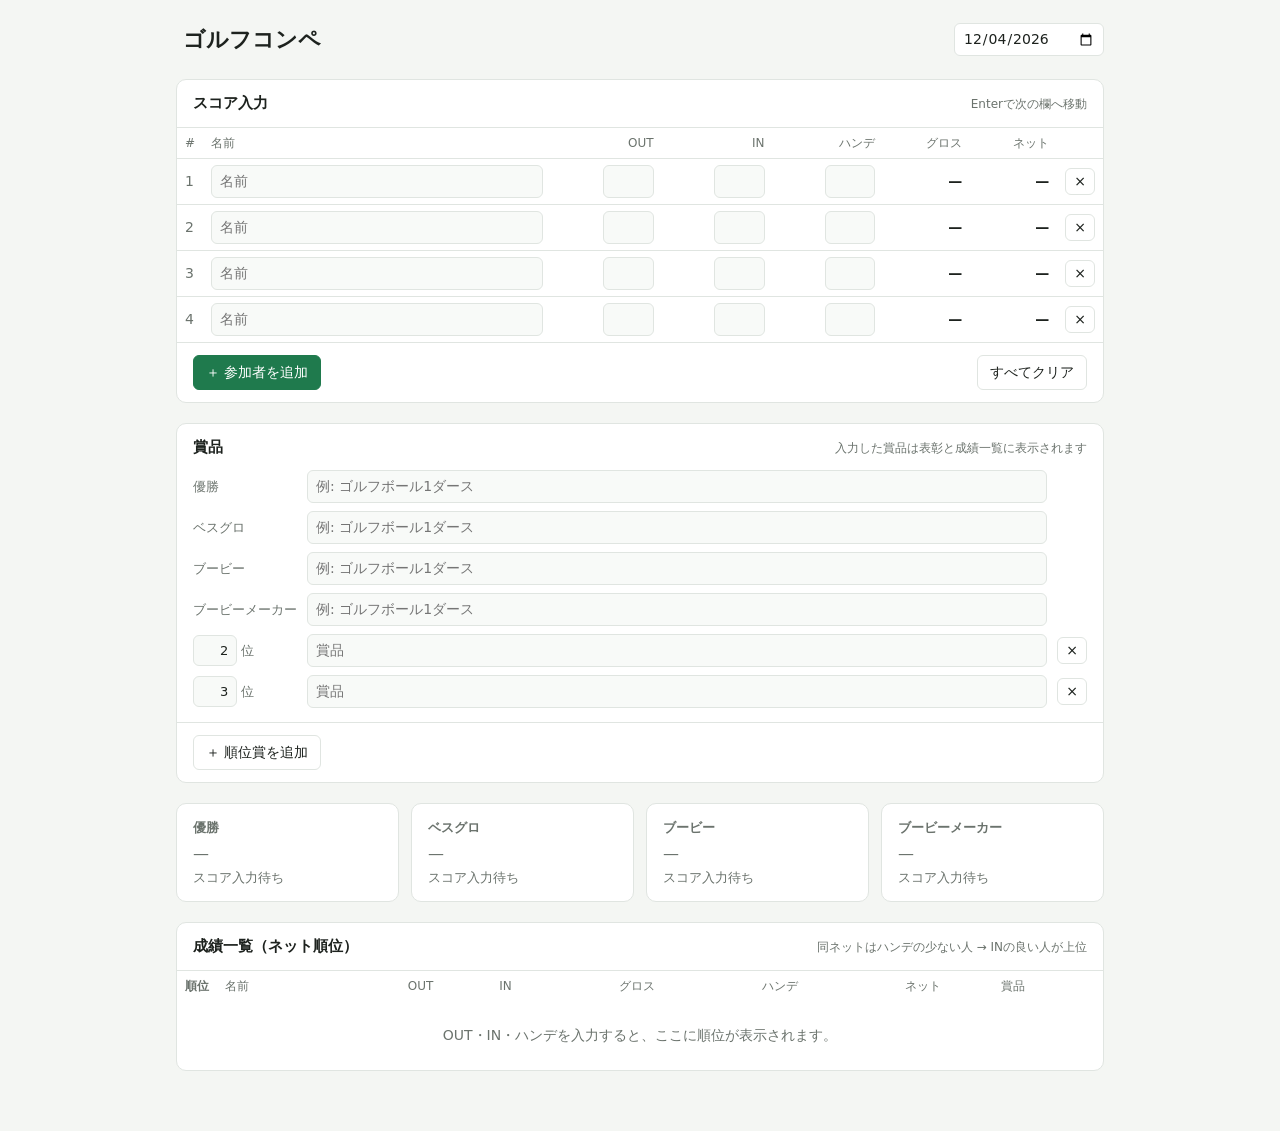
<file: golf.html>
<!doctype html>
<html lang="ja">
<head>
<meta charset="utf-8">
<meta name="viewport" content="width=device-width, initial-scale=1">
<title>ゴルフコンペ成績集計</title>
<style>
  :root {
    --bg: #f4f6f3;
    --surface: #ffffff;
    --text: #1d221e;
    --muted: #6b736d;
    --border: #e0e5e1;
    --accent: #1f7a4d;
    --accent-soft: #e4f2ea;
    --gold: #b7860b;
    --gold-soft: #fbf3dc;
    --danger: #d23c3c;
    --input-bg: #f8faf8;
    color-scheme: light;
  }
  @media (prefers-color-scheme: dark) {
    :root {
      --bg: #121513;
      --surface: #1a1f1c;
      --text: #e5e9e6;
      --muted: #9aa39d;
      --border: #2b322e;
      --accent: #4cc08a;
      --accent-soft: #183326;
      --gold: #e2b54a;
      --gold-soft: #332a14;
      --danger: #f06a6a;
      --input-bg: #141815;
      color-scheme: dark;
    }
  }

  * { box-sizing: border-box; }
  body {
    margin: 0;
    background: var(--bg);
    color: var(--text);
    font-family: system-ui, -apple-system, "Segoe UI", "Hiragino Sans", "Yu Gothic UI", Meiryo, sans-serif;
    font-size: 14px;
    line-height: 1.5;
  }
  .wrap { max-width: 960px; margin: 0 auto; padding: 20px 16px 40px; }

  header { display: flex; flex-wrap: wrap; align-items: center; gap: 8px 16px; margin-bottom: 20px; }
  #title {
    flex: 1 1 14em; min-width: 0;
    font: inherit; font-size: 22px; font-weight: 700; color: var(--text);
    background: transparent; border: 1px solid transparent; border-radius: 6px; padding: 2px 6px;
  }
  #title:hover, #title:focus { border-color: var(--border); outline: none; background: var(--surface); }
  #date {
    font: inherit; color: var(--text); background: var(--surface);
    border: 1px solid var(--border); border-radius: 6px; padding: 4px 8px;
  }

  h2 { font-size: 15px; margin: 0; }
  .panel { background: var(--surface); border: 1px solid var(--border); border-radius: 10px; margin-bottom: 20px; }
  .panel-head { display: flex; align-items: baseline; justify-content: space-between; gap: 8px; padding: 12px 16px; }
  .hint { color: var(--muted); font-size: 12px; }

  button {
    font: inherit; cursor: pointer; border-radius: 6px;
    border: 1px solid var(--border); background: var(--surface); color: var(--text);
    padding: 6px 12px;
  }
  button:hover { border-color: var(--accent); }
  button.primary { background: var(--accent); border-color: var(--accent); color: #fff; }
  button.danger { background: var(--danger); border-color: var(--danger); color: #fff; }
  button.small { padding: 2px 8px; }

  .table-scroll { overflow-x: auto; }
  table { width: 100%; border-collapse: collapse; font-variant-numeric: tabular-nums; }
  th, td { padding: 6px 8px; text-align: left; white-space: nowrap; border-top: 1px solid var(--border); }
  th { font-weight: 500; color: var(--muted); font-size: 12px; }
  .num { text-align: right; }
  .no { color: var(--muted); width: 1px; }

  /* 入力表 */
  #inputBody input {
    font: inherit; color: var(--text); background: var(--input-bg);
    border: 1px solid var(--border); border-radius: 6px; padding: 5px 8px;
  }
  #inputBody input:focus { outline: 2px solid var(--accent); outline-offset: -1px; }
  #inputBody input.invalid { border-color: var(--danger); outline-color: var(--danger); }
  .in-name { width: 100%; min-width: 7em; }
  .in-num { width: 3.6em; text-align: right; }
  .calc { font-weight: 600; min-width: 3em; }
  .actions { text-align: right; width: 1px; }
  .confirm { display: inline-flex; align-items: center; gap: 6px; }
  .confirm span { color: var(--danger); font-size: 13px; }

  .panel-foot {
    display: flex; flex-wrap: wrap; align-items: center; justify-content: space-between; gap: 8px;
    padding: 12px 16px; border-top: 1px solid var(--border);
  }
  .error-note { color: var(--danger); font-size: 12px; }

  /* 表彰カード */
  .awards { display: grid; grid-template-columns: repeat(auto-fit, minmax(190px, 1fr)); gap: 12px; margin-bottom: 20px; }
  .award { background: var(--surface); border: 1px solid var(--border); border-radius: 10px; padding: 14px 16px; }
  .award .label { font-size: 13px; color: var(--muted); font-weight: 600; }
  .award .who { font-size: 20px; font-weight: 700; margin: 4px 0 2px; word-break: break-all; }
  .award .sub { font-size: 13px; color: var(--muted); font-variant-numeric: tabular-nums; }
  .award.win { background: var(--gold-soft); border-color: var(--gold); }
  .award.win .label { color: var(--gold); }
  .award.best { background: var(--accent-soft); border-color: var(--accent); }
  .award.best .label { color: var(--accent); }
  .award.none .who { color: var(--muted); font-weight: 400; font-size: 16px; }

  .award .prize { margin-top: 8px; font-size: 13px; font-weight: 600; word-break: break-all; }

  /* 賞品 */
  .prize-grid {
    display: grid; grid-template-columns: auto minmax(0, 1fr) auto;
    gap: 8px 10px; align-items: center; padding: 0 16px 14px;
  }
  .prize-grid label, .rank-label { color: var(--muted); font-size: 13px; white-space: nowrap; }
  #prizePanel input {
    font: inherit; color: var(--text); background: var(--input-bg);
    border: 1px solid var(--border); border-radius: 6px; padding: 5px 8px; min-width: 0;
  }
  #prizePanel input:focus { outline: 2px solid var(--accent); outline-offset: -1px; }
  #prizePanel input.invalid { border-color: var(--danger); outline-color: var(--danger); }
  .rank-label input { width: 3.4em; text-align: right; }

  /* 成績一覧 */
  .prize-cell { white-space: normal; min-width: 8em; }
  .rank { font-weight: 700; width: 1px; }
  tr.top td { background: var(--gold-soft); }
  .badge {
    display: inline-block; font-size: 11px; font-weight: 600; border-radius: 4px; padding: 0 6px; margin-right: 4px;
    border: 1px solid currentColor;
  }
  .badge.win { color: var(--gold); }
  .badge.best { color: var(--accent); }
  .badge.bb, .badge.bm { color: var(--muted); }
  .pending td { color: var(--muted); }
  .empty { padding: 24px 16px; text-align: center; color: var(--muted); }

  @media print {
    button, .actions, .panel-foot, .hint { display: none !important; }
    body { background: #fff; }
  }
</style>
</head>
<body>
<div class="wrap">
  <header>
    <input id="title" aria-label="コンペ名" placeholder="コンペ名">
    <input id="date" type="date" aria-label="開催日">
  </header>

  <section class="panel">
    <div class="panel-head">
      <h2>スコア入力</h2>
      <span class="hint">Enterで次の欄へ移動</span>
    </div>
    <div class="table-scroll">
      <table>
        <thead>
          <tr>
            <th class="no">#</th>
            <th>名前</th>
            <th class="num">OUT</th>
            <th class="num">IN</th>
            <th class="num">ハンデ</th>
            <th class="num">グロス</th>
            <th class="num">ネット</th>
            <th class="actions"></th>
          </tr>
        </thead>
        <tbody id="inputBody"></tbody>
      </table>
    </div>
    <div class="panel-foot">
      <button id="btnAdd" class="primary">＋ 参加者を追加</button>
      <span id="clearArea"></span>
    </div>
  </section>

  <section class="panel" id="prizePanel">
    <div class="panel-head">
      <h2>賞品</h2>
      <span class="hint">入力した賞品は表彰と成績一覧に表示されます</span>
    </div>
    <div class="prize-grid" id="prizeGrid"></div>
    <div class="panel-foot">
      <button id="btnAddPrize">＋ 順位賞を追加</button>
    </div>
  </section>

  <section class="awards" id="awards"></section>

  <section class="panel">
    <div class="panel-head">
      <h2>成績一覧（ネット順位）</h2>
      <span class="hint">同ネットはハンデの少ない人 → INの良い人が上位</span>
    </div>
    <div class="table-scroll">
      <table>
        <thead>
          <tr>
            <th class="rank">順位</th>
            <th>名前</th>
            <th class="num">OUT</th>
            <th class="num">IN</th>
            <th class="num">グロス</th>
            <th class="num">ハンデ</th>
            <th class="num">ネット</th>
            <th></th>
            <th>賞品</th>
          </tr>
        </thead>
        <tbody id="resultBody"></tbody>
      </table>
    </div>
    <div class="empty" id="resultEmpty" hidden>OUT・IN・ハンデを入力すると、ここに順位が表示されます。</div>
  </section>
</div>

<script>
// ===== 設定 =====
const STORAGE_KEY = 'golf-compe-v1';
const INITIAL_ROWS = 4;

// ===== 状態 =====
const state = {
  title: '',
  date: '',
  players: [],          // [{id, name, out, in, hcp}]（入力欄の文字列をそのまま持つ）
  confirmDelete: null,  // 削除確認中の参加者 id
  confirmClear: false,  // 「すべてクリア」の確認中か
  prizes: null,         // {winner, bestGross, booby, boobyMaker, ranks: [{id, rank, item}]}
};
let nextId = 1;

const AWARD_LABELS = { winner: '優勝', bestGross: 'ベスグロ', booby: 'ブービー', boobyMaker: 'ブービーメーカー' };

function newPlayer() { return { id: nextId++, name: '', out: '', in: '', hcp: '' }; }
function newRankPrize(rank) { return { id: nextId++, rank: String(rank), item: '' }; }
function defaultPrizes() {
  return { winner: '', bestGross: '', booby: '', boobyMaker: '', ranks: [newRankPrize(2), newRankPrize(3)] };
}

function today() {
  const d = new Date();
  return `${d.getFullYear()}-${String(d.getMonth() + 1).padStart(2, '0')}-${String(d.getDate()).padStart(2, '0')}`;
}

// ===== 保存・読み込み =====
function load() {
  try {
    const saved = JSON.parse(localStorage.getItem(STORAGE_KEY));
    if (saved && Array.isArray(saved.players)) {
      state.title = saved.title || '';
      state.date = saved.date || today();
      state.players = saved.players;
      const ids = state.players.map(p => p.id).concat((saved.prizes?.ranks || []).map(r => r.id));
      nextId = Math.max(0, ...ids) + 1;
      state.prizes = saved.prizes || defaultPrizes();
      return;
    }
  } catch (e) { /* 保存領域が使えない環境では初期状態で動かす */ }
  state.title = 'ゴルフコンペ';
  state.date = today();
  state.players = Array.from({ length: INITIAL_ROWS }, newPlayer);
  state.prizes = defaultPrizes();
}

function save() {
  try {
    localStorage.setItem(STORAGE_KEY, JSON.stringify({
      title: state.title, date: state.date, players: state.players, prizes: state.prizes,
    }));
  } catch (e) { /* 保存できなくても画面は動かす */ }
}

// ===== 計算 =====
// 全角数字（８５ など）も半角に直して扱う
function norm(v) {
  return String(v).replace(/[０-９．]/g, c => String.fromCharCode(c.charCodeAt(0) - 0xFEE0)).trim();
}
const isScore = v => /^\d{1,2}$/.test(v) && +v >= 1;             // 1〜99 の整数
const isHcp = v => /^\d{1,2}(\.\d)?$/.test(v) && +v <= 54;       // 0〜54（小数第1位まで）
function fieldError(key, raw) {
  const v = norm(raw);
  if (v === '') return false;   // 空欄はエラーではなく「未入力」
  return key === 'hcp' ? !isHcp(v) : !isScore(v);
}

const round1 = n => Math.round(n * 10) / 10;
const fmtNum = n => Number.isInteger(n) ? String(n) : n.toFixed(1);

function calc(p) {
  const out = norm(p.out), inn = norm(p.in), hcp = norm(p.hcp);
  const gross = isScore(out) && isScore(inn) ? +out + +inn : null;
  const net = gross !== null && isHcp(hcp) ? round1(gross - +hcp) : null;
  return { out: +out, in: +inn, hcp: +hcp, gross, net };
}

// 順位付けと表彰者の決定
function rank() {
  const done = [], pending = [];
  state.players.forEach((p, i) => {
    const r = { ...calc(p), id: p.id, name: p.name.trim() || `参加者${i + 1}` };
    (r.net === null ? pending : done).push(r);
  });

  // ネット → ハンデ → IN の順に小さい方が上位
  done.sort((a, b) => a.net - b.net || a.hcp - b.hcp || a.in - b.in);
  done.forEach((r, i) => {
    const prev = done[i - 1];
    const tie = prev && prev.net === r.net && prev.hcp === r.hcp && prev.in === r.in;
    r.rank = tie ? prev.rank : i + 1;
  });

  const awards = { winner: [], bestGross: [], booby: [], boobyMaker: [] };
  const n = done.length;
  if (n > 0) {
    awards.winner = done.filter(r => r.rank === 1);
    const minGross = Math.min(...done.map(r => r.gross));
    awards.bestGross = done.filter(r => r.gross === minGross);

    const ranks = [...new Set(done.map(r => r.rank))];   // 小さい順に並んだ順位の一覧
    const last = ranks[ranks.length - 1];
    const secondLast = ranks[ranks.length - 2];
    // 全員同順位のときや、ブービーが優勝と重なるときは表示しない
    if (n >= 2 && last !== 1) awards.boobyMaker = done.filter(r => r.rank === last);
    if (n >= 3 && secondLast !== undefined && secondLast !== 1) awards.booby = done.filter(r => r.rank === secondLast);
  }
  return { done, pending, awards, n };
}

// 順位賞の順位は 2 以上の整数（1位は「優勝」欄で設定する）
const isPrizeRank = v => /^\d{1,3}$/.test(v) && +v >= 2;

// その人がもらう賞品の一覧（表彰の賞品 → 順位賞の順）
function prizesFor(r, awards) {
  const items = Object.keys(AWARD_LABELS)
    .filter(key => awards[key].some(x => x.id === r.id) && state.prizes[key].trim())
    .map(key => state.prizes[key].trim());
  const rankItems = state.prizes.ranks
    .filter(p => isPrizeRank(norm(p.rank)) && +norm(p.rank) === r.rank && p.item.trim())
    .map(p => p.item.trim());
  return items.concat(rankItems);
}

function escapeHtml(s) {
  return String(s).replace(/[&<>"']/g, c => ({ '&': '&amp;', '<': '&lt;', '>': '&gt;', '"': '&quot;', "'": '&#39;' }[c]));
}

// ===== 描画：入力表 =====
// 文字を打つたびに作り直すとカーソルが外れるため、行の追加・削除のときだけ作り直す
const inputBody = document.getElementById('inputBody');

function renderInput() {
  inputBody.innerHTML = state.players.map((p, i) => {
    const actions = state.confirmDelete === p.id
      ? `<span class="confirm"><span>削除する？</span>
           <button class="danger small" data-act="del-yes">削除</button>
           <button class="small" data-act="del-no">キャンセル</button></span>`
      : `<button class="small" data-act="del" aria-label="削除">×</button>`;
    return `<tr data-id="${p.id}">
      <td class="no">${i + 1}</td>
      <td><input class="in-name" data-key="name" value="${escapeHtml(p.name)}" placeholder="名前" aria-label="名前"></td>
      <td class="num"><input class="in-num" data-key="out" value="${escapeHtml(p.out)}" inputmode="numeric" aria-label="OUTスコア"></td>
      <td class="num"><input class="in-num" data-key="in" value="${escapeHtml(p.in)}" inputmode="numeric" aria-label="INスコア"></td>
      <td class="num"><input class="in-num" data-key="hcp" value="${escapeHtml(p.hcp)}" inputmode="decimal" aria-label="ハンデ"></td>
      <td class="num calc gross"></td>
      <td class="num calc net"></td>
      <td class="actions">${actions}</td>
    </tr>`;
  }).join('');
  state.players.forEach(updateRow);
  renderClearArea();
}

// 1行分のグロス・ネット表示と入力エラー表示だけを更新する
function updateRow(p) {
  const tr = inputBody.querySelector(`tr[data-id="${p.id}"]`);
  if (!tr) return;
  const c = calc(p);
  tr.querySelector('.gross').textContent = c.gross === null ? '—' : c.gross;
  tr.querySelector('.net').textContent = c.net === null ? '—' : fmtNum(c.net);
  for (const key of ['out', 'in', 'hcp']) {
    const input = tr.querySelector(`[data-key="${key}"]`);
    const bad = fieldError(key, p[key]);
    input.classList.toggle('invalid', bad);
    input.title = bad ? (key === 'hcp' ? 'ハンデは0〜54（小数第1位まで）' : 'スコアは1〜99の整数') : '';
  }
}

function renderClearArea() {
  document.getElementById('clearArea').innerHTML = state.confirmClear
    ? `<span class="confirm"><span>参加者とスコアをすべて消しますか？</span>
         <button class="danger small" data-act="clear-yes">消す</button>
         <button class="small" data-act="clear-no">キャンセル</button></span>`
    : `<button data-act="clear">すべてクリア</button>`;
}

// ===== 描画：賞品 =====
// 入力表と同じく、行の追加・削除のときだけ作り直す
const prizeGrid = document.getElementById('prizeGrid');

function renderPrizes() {
  const fixed = Object.entries(AWARD_LABELS).map(([key, label]) =>
    `<label for="prize-${key}">${label}</label>
     <input id="prize-${key}" data-award="${key}" value="${escapeHtml(state.prizes[key])}" placeholder="例: ゴルフボール1ダース">
     <span></span>`);
  const ranks = state.prizes.ranks.map(p =>
    `<span class="rank-label"><input data-rank-id="${p.id}" data-field="rank" value="${escapeHtml(p.rank)}" inputmode="numeric" aria-label="順位"> 位</span>
     <input data-rank-id="${p.id}" data-field="item" value="${escapeHtml(p.item)}" placeholder="賞品" aria-label="順位賞の賞品">
     <button class="small" data-act="del-prize" data-rank-id="${p.id}" aria-label="削除">×</button>`);
  prizeGrid.innerHTML = fixed.concat(ranks).join('');
  state.prizes.ranks.forEach(markRankError);
}

function markRankError(p) {
  const input = prizeGrid.querySelector(`input[data-rank-id="${p.id}"][data-field="rank"]`);
  const v = norm(p.rank);
  const bad = v !== '' && !isPrizeRank(v);
  input.classList.toggle('invalid', bad);
  input.title = bad ? '2以上の整数を入力（1位は「優勝」欄で設定）' : '';
}

// ===== 描画：表彰と成績一覧 =====
function renderResults() {
  const { done, pending, awards, n } = rank();
  const names = list => list.map(r => escapeHtml(r.name)).join('・');

  const card = (key, cls, sub, emptyText) => {
    const list = awards[key], label = AWARD_LABELS[key];
    const prize = state.prizes[key].trim();
    const prizeHtml = prize ? `<div class="prize">賞品：${escapeHtml(prize)}</div>` : '';
    return list.length
      ? `<div class="award ${cls}"><div class="label">${label}</div>
           <div class="who">${names(list)}</div><div class="sub">${sub(list[0])}</div>${prizeHtml}</div>`
      : `<div class="award none"><div class="label">${label}</div>
           <div class="who">—</div><div class="sub">${emptyText}</div>${prizeHtml}</div>`;
  };

  const netSub = r => `ネット ${fmtNum(r.net)}（グロス ${r.gross} / HC ${fmtNum(r.hcp)}）`;
  const needInput = 'スコア入力待ち';
  document.getElementById('awards').innerHTML = [
    card('winner', 'win', netSub, needInput),
    card('bestGross', 'best', r => `グロス ${r.gross}（OUT ${r.out} / IN ${r.in}）`, needInput),
    card('booby', '', netSub, n === 0 ? needInput : '3人以上で表示'),
    card('boobyMaker', '', netSub, n === 0 ? needInput : '2人以上で表示'),
  ].join('');

  const has = (list, r) => list.some(x => x.id === r.id);
  const doneRows = done.map(r => {
    const badges = [
      has(awards.winner, r) && '<span class="badge win">優勝</span>',
      has(awards.bestGross, r) && '<span class="badge best">ベスグロ</span>',
      has(awards.booby, r) && '<span class="badge bb">BB</span>',
      has(awards.boobyMaker, r) && '<span class="badge bm">BM</span>',
    ].filter(Boolean).join('');
    return `<tr class="${r.rank === 1 ? 'top' : ''}">
      <td class="rank">${r.rank}位</td>
      <td>${escapeHtml(r.name)}</td>
      <td class="num">${r.out}</td>
      <td class="num">${r.in}</td>
      <td class="num">${r.gross}</td>
      <td class="num">${fmtNum(r.hcp)}</td>
      <td class="num"><strong>${fmtNum(r.net)}</strong></td>
      <td>${badges}</td>
      <td class="prize-cell">${escapeHtml(prizesFor(r, awards).join(' / '))}</td>
    </tr>`;
  });
  // 名前もスコアも空の行は一覧に出さない
  const pendingRows = pending
    .filter(r => { const p = state.players.find(x => x.id === r.id); return p.name.trim() || p.out || p.in || p.hcp; })
    .map(r => `<tr class="pending"><td class="rank">—</td><td>${escapeHtml(r.name)}</td>
      <td colspan="5" class="num">未入力</td><td></td><td></td></tr>`);

  const rows = doneRows.concat(pendingRows);
  document.getElementById('resultBody').innerHTML = rows.join('');
  document.getElementById('resultEmpty').hidden = rows.length > 0;
}

// ===== 操作 =====
const findPlayer = id => state.players.find(p => p.id === Number(id));

function addPlayer() {
  state.players.push(newPlayer());
  save();
  renderInput();
  renderResults();
  inputBody.querySelector('tr:last-child [data-key="name"]').focus();
}

inputBody.addEventListener('input', e => {
  const input = e.target.closest('input[data-key]');
  if (!input) return;
  const p = findPlayer(input.closest('tr').dataset.id);
  p[input.dataset.key] = input.value;
  save();
  updateRow(p);
  renderResults();
});

// Enter で次の入力欄へ。最後の欄なら参加者を1人追加する
inputBody.addEventListener('keydown', e => {
  if (e.key !== 'Enter' || e.isComposing || !e.target.matches('input')) return;
  e.preventDefault();
  const inputs = [...inputBody.querySelectorAll('input')];
  const next = inputs[inputs.indexOf(e.target) + 1];
  if (next) { next.focus(); next.select(); } else addPlayer();
});

inputBody.addEventListener('click', e => {
  const btn = e.target.closest('button[data-act]');
  if (!btn) return;
  const id = Number(btn.closest('tr').dataset.id);
  if (btn.dataset.act === 'del') state.confirmDelete = id;
  if (btn.dataset.act === 'del-no') state.confirmDelete = null;
  if (btn.dataset.act === 'del-yes') {
    state.players = state.players.filter(p => p.id !== id);
    state.confirmDelete = null;
    save();
  }
  renderInput();
  renderResults();
});

document.getElementById('clearArea').addEventListener('click', e => {
  const act = e.target.closest('button[data-act]')?.dataset.act;
  if (act === 'clear') state.confirmClear = true;
  if (act === 'clear-no') state.confirmClear = false;
  if (act === 'clear-yes') {
    state.players = Array.from({ length: INITIAL_ROWS }, newPlayer);
    state.confirmClear = false;
    state.confirmDelete = null;
    save();
    renderInput();
    renderResults();
    return;
  }
  renderClearArea();
});

document.getElementById('btnAdd').addEventListener('click', addPlayer);

prizeGrid.addEventListener('input', e => {
  const t = e.target;
  if (t.dataset.award) {
    state.prizes[t.dataset.award] = t.value;
  } else if (t.dataset.rankId) {
    const p = state.prizes.ranks.find(x => x.id === Number(t.dataset.rankId));
    p[t.dataset.field] = t.value;
    if (t.dataset.field === 'rank') markRankError(p);
  } else return;
  save();
  renderResults();
});

prizeGrid.addEventListener('click', e => {
  const btn = e.target.closest('button[data-act="del-prize"]');
  if (!btn) return;
  state.prizes.ranks = state.prizes.ranks.filter(p => p.id !== Number(btn.dataset.rankId));
  save();
  renderPrizes();
  renderResults();
});

// 順位賞を追加：今ある順位の次の数字を初期値にする
document.getElementById('btnAddPrize').addEventListener('click', () => {
  const used = state.prizes.ranks.map(p => norm(p.rank)).filter(isPrizeRank).map(Number);
  const p = newRankPrize(used.length ? Math.max(...used) + 1 : 2);
  state.prizes.ranks.push(p);
  save();
  renderPrizes();
  prizeGrid.querySelector(`input[data-rank-id="${p.id}"][data-field="item"]`).focus();
});

// ===== 起動 =====
function init() {
  load();
  const title = document.getElementById('title');
  const date = document.getElementById('date');
  title.value = state.title;
  date.value = state.date;
  title.addEventListener('input', () => { state.title = title.value; save(); });
  date.addEventListener('input', () => { state.date = date.value; save(); });
  renderInput();
  renderPrizes();
  renderResults();
}

init();
</script>
</body>
</html>
</file>
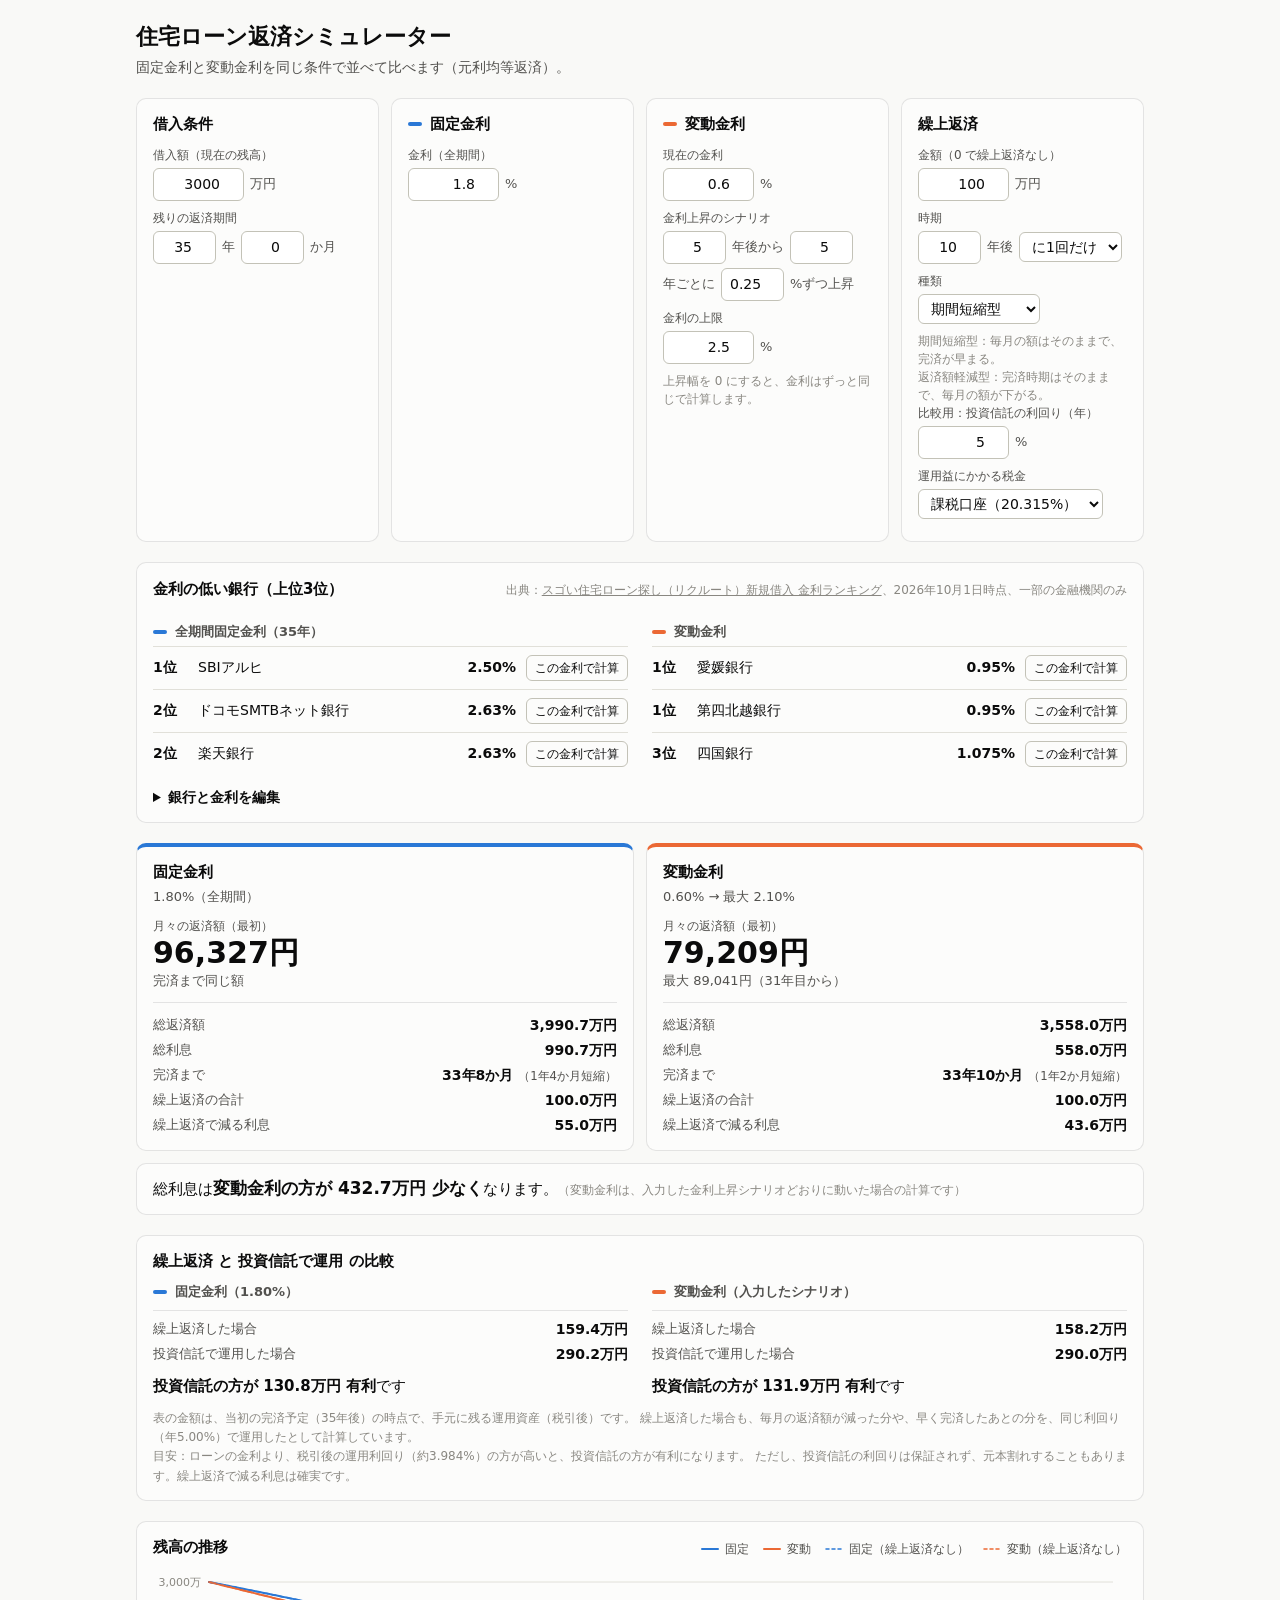
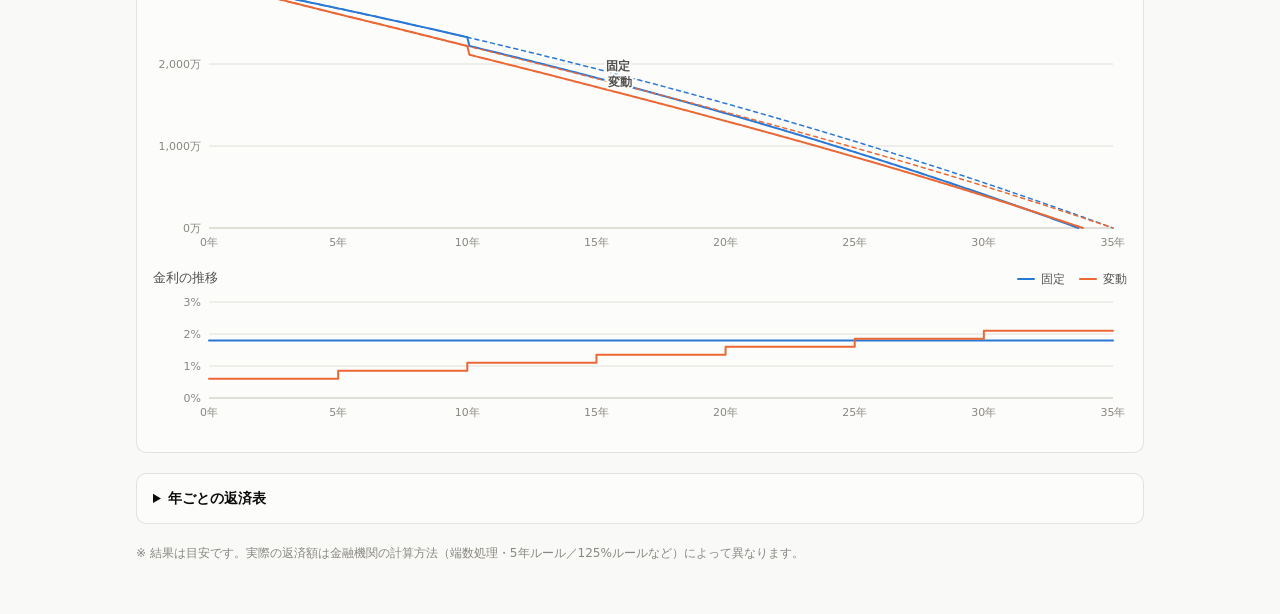
<file: loan.html>
<!doctype html>
<html lang="ja">
<head>
<meta charset="utf-8">
<meta name="viewport" content="width=device-width, initial-scale=1">
<meta http-equiv="refresh" content="0; url=loan/">
<title>住宅ローン返済シミュレーター（移動しました）</title>
<script>location.replace('loan/' + location.hash);</script>
</head>
<body>
<p>住宅ローン返済シミュレーターは新しいアドレスに移動しました。自動で移動しない場合は、<a href="loan/">こちら</a>を開いてください。</p>
</body>
</html>
</file>
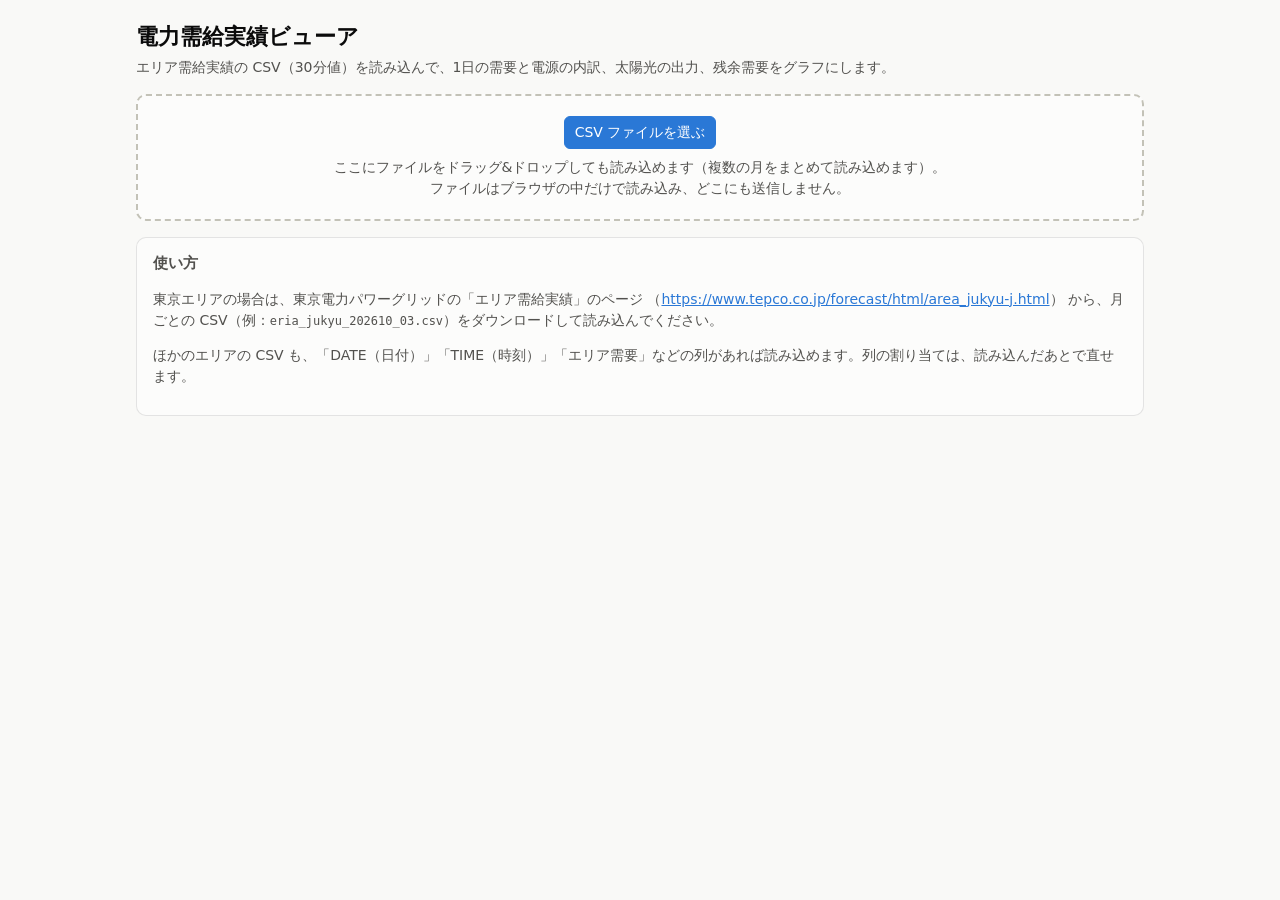
<file: power.html>
<!doctype html>
<html lang="ja">
<head>
<meta charset="utf-8">
<meta name="viewport" content="width=device-width, initial-scale=1">
<meta http-equiv="refresh" content="0; url=power/">
<title>電力需給実績ビューア（移動しました）</title>
<script>location.replace('power/' + location.hash);</script>
</head>
<body>
<p>電力需給実績ビューアは新しいアドレスに移動しました。自動で移動しない場合は、<a href="power/">こちら</a>を開いてください。</p>
</body>
</html>
</file>
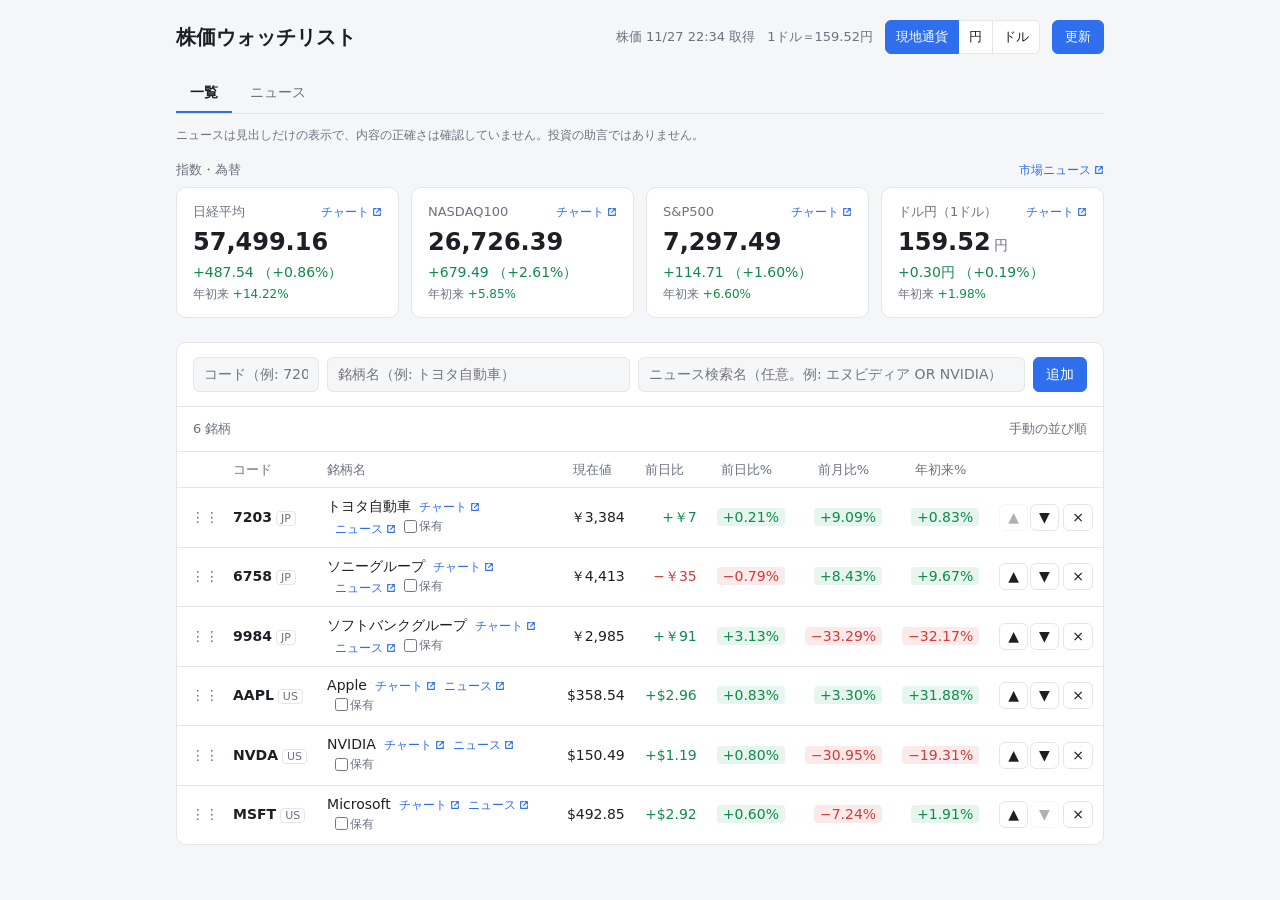
<file: stock.html>
<!doctype html>
<html lang="ja">
<head>
<meta charset="utf-8">
<meta name="viewport" content="width=device-width, initial-scale=1">
<title>株価ウォッチリスト</title>
<style>
  :root {
    --bg: #f5f6f8;
    --surface: #ffffff;
    --text: #1c2026;
    --muted: #6b7280;
    --border: #e3e6ea;
    --accent: #2f6fed;
    --up: #128a4a;
    --down: #d23c3c;
    --up-bg: #e6f5ed;
    --down-bg: #fbeaea;
    --danger: #d23c3c;
    --drop: #2f6fed;
    color-scheme: light;
  }
  @media (prefers-color-scheme: dark) {
    :root {
      --bg: #121418;
      --surface: #1b1e24;
      --text: #e6e8eb;
      --muted: #9aa1ab;
      --border: #2c3038;
      --accent: #5b8ff5;
      --up: #3fc27c;
      --down: #f06a6a;
      --up-bg: #163626;
      --down-bg: #3a1c1c;
      --danger: #f06a6a;
      --drop: #5b8ff5;
      color-scheme: dark;
    }
  }

  * { box-sizing: border-box; }
  [hidden] { display: none !important; }
  body {
    margin: 0;
    background: var(--bg);
    color: var(--text);
    font-family: system-ui, -apple-system, "Segoe UI", "Hiragino Sans", "Yu Gothic UI", Meiryo, sans-serif;
    font-size: 14px;
    line-height: 1.5;
  }
  .wrap { max-width: 960px; margin: 0 auto; padding: 20px 16px 40px; }

  header {
    display: flex; flex-wrap: wrap; align-items: center; justify-content: space-between;
    gap: 8px 16px; margin-bottom: 20px;
  }
  h1 { font-size: 20px; margin: 0; }
  .header-right { display: flex; flex-wrap: wrap; align-items: center; gap: 8px 12px; color: var(--muted); font-size: 13px; }
  .seg { display: inline-flex; }
  .seg button { border-radius: 0; margin-left: -1px; padding: 6px 10px; font-size: 13px; }
  .seg button:first-child { border-radius: 6px 0 0 6px; margin-left: 0; }
  .seg button:last-child { border-radius: 0 6px 6px 0; }
  .seg button[aria-pressed="true"] { background: var(--accent); border-color: var(--accent); color: #fff; position: relative; }

  button {
    font: inherit; cursor: pointer; border-radius: 6px;
    border: 1px solid var(--border); background: var(--surface); color: var(--text);
    padding: 6px 12px;
  }
  button:hover { border-color: var(--accent); }
  button.primary { background: var(--accent); border-color: var(--accent); color: #fff; }
  button.danger { background: var(--danger); border-color: var(--danger); color: #fff; }
  button:disabled { opacity: .35; cursor: default; border-color: var(--border); }

  /* 指数カード */
  .indices { display: grid; grid-template-columns: repeat(auto-fit, minmax(200px, 1fr)); gap: 12px; margin-bottom: 24px; }
  .card {
    background: var(--surface); border: 1px solid var(--border); border-radius: 10px; padding: 14px 16px;
  }
  .card .label { display: flex; justify-content: space-between; align-items: baseline; gap: 8px; color: var(--muted); font-size: 13px; }
  .card .price { font-size: 24px; font-weight: 600; font-variant-numeric: tabular-nums; margin: 2px 0; }
  .card .chg { font-variant-numeric: tabular-nums; font-weight: 500; }
  .card .ytd { font-size: 12px; color: var(--muted); margin-top: 2px; font-variant-numeric: tabular-nums; }
  .card .ytd span { font-weight: 500; }
  .card .price .unit { font-size: 14px; font-weight: 500; color: var(--muted); margin-left: 3px; }

  .up { color: var(--up); }
  .down { color: var(--down); }
  .flat { color: var(--muted); }

  /* 追加フォーム */
  .panel { background: var(--surface); border: 1px solid var(--border); border-radius: 10px; }
  .add-form { display: flex; flex-wrap: wrap; gap: 8px; padding: 14px 16px; border-bottom: 1px solid var(--border); }
  .add-form input {
    font: inherit; padding: 6px 10px; border-radius: 6px;
    border: 1px solid var(--border); background: var(--bg); color: var(--text);
  }
  .add-form input:focus { outline: 2px solid var(--accent); outline-offset: -1px; }
  #inSymbol { width: 9em; }
  #inName { flex: 1 1 10em; min-width: 0; }
  #inCompany { flex: 1 1 16em; min-width: 0; }
  .error { flex-basis: 100%; color: var(--danger); font-size: 13px; margin: 0; }

  .toolbar {
    display: flex; align-items: center; justify-content: space-between; gap: 8px;
    padding: 8px 16px; color: var(--muted); font-size: 13px; min-height: 44px;
  }

  /* テーブル */
  .table-scroll { overflow-x: auto; }
  table { width: 100%; border-collapse: collapse; font-variant-numeric: tabular-nums; }
  th, td { padding: 8px 10px; text-align: left; white-space: nowrap; border-top: 1px solid var(--border); }
  th { font-weight: 500; color: var(--muted); font-size: 13px; user-select: none; }
  th.sortable { cursor: pointer; }
  th.sortable:hover { color: var(--text); }
  th .arrow { display: inline-block; width: 1em; color: var(--accent); }
  .num { text-align: right; }
  td.name { white-space: normal; min-width: 8em; }
  .chart-link { font-size: 12px; color: var(--accent); text-decoration: none; white-space: nowrap; }
  .chart-link:hover, .chart-link:focus-visible { text-decoration: underline; }
  .chart-link .ext { width: 10px; height: 10px; margin-left: 3px; vertical-align: -1px; fill: none; stroke: currentColor; stroke-width: 1.4; stroke-linecap: round; stroke-linejoin: round; }
  td.name .chart-link { margin-left: 8px; }
  td.sym { font-weight: 600; }
  .mkt { font-size: 11px; color: var(--muted); border: 1px solid var(--border); border-radius: 4px; padding: 0 4px; margin-left: 4px; font-weight: 400; }

  .handle { cursor: grab; color: var(--muted); padding-right: 0; width: 1px; }
  .handle span { padding: 4px; }
  tr.dragging { opacity: .4; }
  tr.drop-before td { box-shadow: inset 0 2px 0 var(--drop); }
  tr.drop-after td { box-shadow: inset 0 -2px 0 var(--drop); }
  .manual-off .handle { cursor: default; opacity: .3; }

  .move { display: inline-flex; gap: 2px; }
  .move button, .del { padding: 2px 8px; }
  .actions { text-align: right; }
  .confirm { display: inline-flex; align-items: center; gap: 6px; }
  .confirm span { color: var(--danger); font-size: 13px; }

  .badge { border-radius: 4px; padding: 1px 6px; }
  .badge.up { background: var(--up-bg); }
  .badge.down { background: var(--down-bg); }

  .empty { padding: 32px 16px; text-align: center; color: var(--muted); }
  .missing { margin: 0; padding: 10px 16px; border-top: 1px solid var(--border); color: var(--muted); font-size: 12px; }

  /* ===== ニュース ===== */
  :root { --warn: #9a6700; --warn-bg: #fff4d6; --hot: #b4235a; --hot-bg: #fde7ef; }
  @media (prefers-color-scheme: dark) { :root { --warn: #e3b341; --warn-bg: #3a2f12; --hot: #f37aa6; --hot-bg: #3d1a28; } }
  .tabs { display: flex; gap: 4px; margin-bottom: 12px; border-bottom: 1px solid var(--border); }
  .tabs button { border: none; border-bottom: 2px solid transparent; border-radius: 0; background: none; padding: 8px 14px; color: var(--muted); }
  .tabs button[aria-selected="true"] { color: var(--text); border-bottom-color: var(--accent); font-weight: 600; }
  .disclaimer { margin: 0 0 16px; color: var(--muted); font-size: 12px; }
  .section-head { display: flex; justify-content: space-between; align-items: baseline; margin: 0 0 8px; color: var(--muted); font-size: 13px; }
  .hold { display: inline-flex; align-items: center; gap: 2px; margin-left: 8px; font-size: 12px; color: var(--muted); cursor: pointer; white-space: nowrap; }
  .hold input { margin: 0; }
  tr[data-symbol] { cursor: pointer; }
  tr.open td { background: color-mix(in srgb, var(--accent) 6%, transparent); }
  tr.news-row > td { white-space: normal; padding: 4px 16px 14px; border-top: none; background: color-mix(in srgb, var(--accent) 6%, transparent); cursor: default; }
  .headlines { list-style: none; margin: 0; padding: 0; }
  .headlines li { padding: 6px 0; border-top: 1px solid var(--border); }
  .headlines li:first-child { border-top: none; }
  .headlines a { color: var(--text); text-decoration: none; }
  .headlines a:hover, .headlines a:focus-visible { text-decoration: underline; color: var(--accent); }
  .meta { display: block; color: var(--muted); font-size: 12px; margin-top: 1px; }
  .meta > * + *::before { content: "・"; }
  .hot { display: inline-block; font-size: 11px; font-weight: 600; color: var(--hot); background: var(--hot-bg); border-radius: 4px; padding: 0 5px; margin-right: 6px; vertical-align: 1px; }
  .sym-tag { display: inline-block; font-size: 11px; color: var(--muted); border: 1px solid var(--border); border-radius: 4px; padding: 0 4px; margin-right: 6px; vertical-align: 1px; }
  .note { color: var(--muted); font-size: 12px; margin: 6px 0 0; }
  .warn { color: var(--warn); background: var(--warn-bg); border-radius: 6px; padding: 6px 10px; font-size: 13px; margin: 0 0 10px; }
  .news-panel { padding: 14px 16px; }
  .news-panel + .news-panel { border-top: 1px solid var(--border); }
  .filters { display: flex; flex-wrap: wrap; align-items: center; gap: 8px 16px; margin-bottom: 10px; }
  .filters select, .inline-input { font: inherit; padding: 5px 8px; border-radius: 6px; border: 1px solid var(--border); background: var(--bg); color: var(--text); }
  .chips { display: flex; flex-wrap: wrap; gap: 6px; margin: 8px 0; }
  .chip { display: inline-flex; align-items: center; gap: 2px; border: 1px solid var(--border); border-radius: 999px; padding: 1px 4px 1px 10px; font-size: 13px; }
  .chip button { border: none; background: none; padding: 0 6px; color: var(--muted); }
  .search-names { margin-top: 8px; font-size: 12px; color: var(--muted); display: flex; flex-wrap: wrap; align-items: center; gap: 6px; }
  .search-names button { padding: 1px 8px; font-size: 12px; }
  .link-list { list-style: none; margin: 0; padding: 0; display: flex; flex-wrap: wrap; gap: 6px 16px; }

  @media (max-width: 560px) {
    .col-chg { display: none; }   /* 狭い画面では前日比（値）を省略し、%のみ表示 */
    th, td { padding: 8px 6px; }
  }
</style>
</head>
<body>
<div class="wrap">
  <header>
    <h1>株価ウォッチリスト</h1>
    <div class="header-right">
      <span id="updated">—</span>
      <span id="fx"></span>
      <div class="seg" id="currencySeg" role="group" aria-label="表示通貨">
        <button data-cur="local">現地通貨</button><button data-cur="JPY">円</button><button data-cur="USD">ドル</button>
      </div>
      <button id="btnRefresh" class="primary">更新</button>
    </div>
  </header>

  <nav class="tabs" role="tablist" id="tabs">
    <button role="tab" data-tab="list" aria-selected="true" aria-controls="viewList">一覧</button>
    <button role="tab" data-tab="news" aria-selected="false" aria-controls="viewNews">ニュース</button>
  </nav>
  <p class="disclaimer">ニュースは見出しだけの表示で、内容の正確さは確認していません。投資の助言ではありません。</p>

  <div id="viewList" role="tabpanel">
  <div class="section-head"><span>指数・為替</span><span id="marketNewsLink"></span></div>
  <section class="indices" id="indices"></section>

  <section class="panel">
    <form class="add-form" id="addForm" autocomplete="off">
      <input id="inSymbol" placeholder="コード（例: 7203, AAPL）" aria-label="銘柄コード">
      <input id="inName" placeholder="銘柄名（例: トヨタ自動車）" aria-label="銘柄名">
      <input id="inCompany" placeholder="ニュース検索名（任意。例: エヌビディア OR NVIDIA）" aria-label="ニュース検索用の会社名">
      <button type="submit" class="primary">追加</button>
      <p class="error" id="addError" hidden></p>
    </form>

    <div class="toolbar">
      <span id="countLabel"></span>
      <span>
        <span id="sortLabel"></span>
        <button id="btnManual" hidden>手動の並び順に戻す</button>
      </span>
    </div>

    <div class="table-scroll">
      <table>
        <thead>
          <tr>
            <th class="handle"></th>
            <th class="sortable" data-key="symbol">コード<span class="arrow"></span></th>
            <th class="sortable" data-key="name">銘柄名<span class="arrow"></span></th>
            <th class="sortable num" data-key="price">現在値<span class="arrow"></span></th>
            <th class="sortable num col-chg" data-key="change">前日比<span class="arrow"></span></th>
            <th class="sortable num" data-key="changePct">前日比%<span class="arrow"></span></th>
            <th class="sortable num" data-key="monthPct">前月比%<span class="arrow"></span></th>
            <th class="sortable num" data-key="ytdPct">年初来%<span class="arrow"></span></th>
            <th class="actions"></th>
          </tr>
        </thead>
        <tbody id="tbody"></tbody>
      </table>
    </div>
    <div class="empty" id="empty" hidden>銘柄がありません。上のフォームから追加してください。</div>
    <p class="missing" id="missing" hidden></p>
  </section>
  </div>

  <div id="viewNews" role="tabpanel" hidden>
    <section class="panel">
      <div class="news-panel">
        <div id="newsStatus"></div>
        <div class="filters" id="newsFilters">
          <label>銘柄 <select id="newsFilter"></select></label>
          <label class="hold"><input type="checkbox" id="holdOnly"> 保有のみ</label>
        </div>
        <div id="newsAll"></div>
      </div>
      <div class="news-panel">
        <div class="section-head" style="margin:0"><span>「注目」の目印を付けるキーワード</span>
          <button id="kwReset" type="button">標準に戻す</button></div>
        <div class="chips" id="kwChips"></div>
        <form id="kwForm" autocomplete="off" style="display:flex;gap:6px">
          <input class="inline-input" id="kwInput" placeholder="キーワードを追加" aria-label="追加するキーワード">
          <button type="submit">追加</button>
        </form>
        <p class="note">「注目」は、見出しにキーワードが含まれているかどうかの目印です。記事の重要度を判定したものではありません。</p>
        <p class="note">「保有」の印、キーワード、検索名の変更は、このブラウザだけに保存されます（サーバーやリポジトリには送られません）。</p>
      </div>
    </section>
  </div>
</div>

<script>
// ===== 設定・初期データ =====
const STORAGE_KEY = 'stock-watchlist-v1';

const INDICES = [
  { symbol: '^N225', name: '日経平均', market: 'JP' },
  { symbol: '^NDX',  name: 'NASDAQ100', market: 'US' },
  { symbol: '^GSPC', name: 'S&P500',    market: 'US' },
];

const DEFAULT_WATCHLIST = [
  { symbol: '7203', name: 'トヨタ自動車', market: 'JP' },
  { symbol: '6758', name: 'ソニーグループ', market: 'JP' },
  { symbol: '9984', name: 'ソフトバンクグループ', market: 'JP' },
  { symbol: 'AAPL', name: 'Apple', market: 'US' },
  { symbol: 'NVDA', name: 'NVIDIA', market: 'US' },
  { symbol: 'MSFT', name: 'Microsoft', market: 'US' },
];

// ダミー用の基準価格（ここにない銘柄はランダムに決める）
const DUMMY_BASE = {
  '^N225': 38500, '^NDX': 19800, '^GSPC': 5600,
  '7203': 2800, '6758': 3300, '9984': 8900,
  'AAPL': 228, 'NVDA': 132, 'MSFT': 425,
  'USDJPY': 152,
};

// 為替レート（1ドルが何円か）。株価と一緒に fetchQuotes で取り、指数と並べてカードで表示する
const FX_SYMBOL = 'USDJPY';
const FX_CARD = { symbol: FX_SYMBOL, name: 'ドル円（1ドル）', market: 'JP', unit: '円' };

// ===== 状態 =====
const state = {
  watchlist: [],          // [{symbol, name, market}]（配列の順番 = 手動の並び順）
  quotes: {},             // symbol -> {price, prevClose}
  sort: null,             // null（手動）または {key, dir: 'asc'|'desc'}
  confirmDelete: null,    // 削除確認中の symbol
  currency: 'local',      // 表示通貨：'local'（現地通貨）| 'JPY' | 'USD'
  source: null,           // 株価の出どころ：{kind: 'real', updatedAt} | {kind: 'dummy'}
};

// ===== 保存・読み込み =====
function load() {
  try {
    const saved = JSON.parse(localStorage.getItem(STORAGE_KEY));
    if (saved && Array.isArray(saved.watchlist)) {
      state.watchlist = saved.watchlist;
      state.sort = saved.sort || null;
      state.currency = ['JPY', 'USD'].includes(saved.currency) ? saved.currency : 'local';
      return;
    }
  } catch (e) { /* 保存領域が使えない環境では初期データで動かす */ }
  state.watchlist = DEFAULT_WATCHLIST.map(s => ({ ...s }));
}

function save() {
  try {
    localStorage.setItem(STORAGE_KEY, JSON.stringify({ watchlist: state.watchlist, sort: state.sort, currency: state.currency }));
  } catch (e) { /* 保存できなくても画面は動かす */ }
}

// ===== 株価取得 =====
// 株価は GitHub Actions（.github/workflows/quotes.yml）が平日の取引時間中に約30分ごとに取得し、
// data/quotes.json に保存している（scripts/fetch_quotes.py）。取得する銘柄は data/symbols.json に書く。
// 戻り値: { [symbol]: { price, prevClose, monthAgo, yearStart } }
//   monthAgo = 1か月前の終値、yearStart = 前年末の終値（年初来%の基準）
const QUOTES_URL = 'data/quotes.json';
async function fetchQuotes(symbols) {
  try {
    const res = await fetch(QUOTES_URL, { cache: 'no-cache' });
    if (!res.ok) throw new Error(`HTTP ${res.status}`);
    const data = await res.json();
    state.source = { kind: 'real', updatedAt: new Date(data.updatedAt) };
    const result = {};
    for (const sym of symbols) {
      const q = data.quotes?.[sym];
      if (q && q.price > 0 && q.prevClose > 0) result[sym] = q;
    }
    return result;
  } catch (e) {
    // ファイルを直接開いたときや、quotes.json がまだないときは、ダミーデータで動かす
    state.source = { kind: 'dummy' };
    return dummyQuotes(symbols);
  }
}

const dummyCache = {};
function dummyQuotes(symbols) {
  const result = {};
  for (const sym of symbols) {
    let q = dummyCache[sym];
    if (!q) {
      const base = DUMMY_BASE[sym] ?? randomBase(sym);
      const prevClose = base;
      const monthAgo = base * (1 + randRange(-0.1, 0.1));
      const yearStart = base * (1 + randRange(-0.25, 0.25));
      q = { prevClose, monthAgo, yearStart, price: prevClose * (1 + randRange(-0.02, 0.02)) };
    } else {
      q = { ...q, price: q.price * (1 + randRange(-0.015, 0.015)) };
    }
    dummyCache[sym] = q;
    result[sym] = { ...q };
  }
  return result;
}

function randRange(min, max) { return min + Math.random() * (max - min); }
function randomBase(sym) {
  return guessMarket(sym) === 'JP' ? Math.round(randRange(500, 10000)) : randRange(20, 500);
}

// ===== ユーティリティ =====
function guessMarket(symbol) {
  // 4桁の数字（または 130A のような英数字4文字で先頭が数字）は日本株とみなす
  return /^\d[0-9A-Z]{3}$/.test(symbol) ? 'JP' : 'US';
}

// ===== チャートのリンク先 =====
// 日本版 Yahoo!ファイナンスで決まった形にならない銘柄（例外）。ここに足せば、すぐに反映される
const CHART_EXCEPTIONS = {
  '^N225': 'https://finance.yahoo.co.jp/quote/998407.O',   // 日経平均
  'USDJPY': 'https://finance.yahoo.co.jp/quote/USDJPY=FX',   // ドル円
};
// 日本版にページがないので、米国版 Yahoo!ファイナンスを使う銘柄（ETF はここに足す）
const US_YAHOO_ONLY = new Set(['^NDX', 'SOXL']);

function chartUrl(symbol, market) {
  if (CHART_EXCEPTIONS[symbol]) return CHART_EXCEPTIONS[symbol];
  const code = encodeURIComponent(symbol);   // ^ は %5E になる
  if (US_YAHOO_ONLY.has(symbol)) return `https://finance.yahoo.com/quote/${code}`;
  if (market === 'JP') return `https://finance.yahoo.co.jp/quote/${code}.T`;   // 日本の個別株（東証）
  return `https://finance.yahoo.co.jp/quote/${code}`;   // 米国の個別株・S&P500
}

function chartLink(symbol, market, name) {
  return `<a class="chart-link" href="${escapeHtml(chartUrl(symbol, market))}" target="_blank" rel="noopener" draggable="false"
    aria-label="${escapeHtml(name)}のチャート（新しいタブで開く）">チャート<svg class="ext" viewBox="0 0 12 12" aria-hidden="true">
    <path d="M5 2H2v8h8V7M7 2h3v3M10 2 5.5 6.5"/></svg></a>`;
}

// ===== ニュース：設定 =====
// 見出しは GitHub Actions（.github/workflows/news.yml）が定期的に取得し、data/news.json に保存している
// （scripts/fetch_news.py）。取得する銘柄と検索語は data/news-targets.json に書く。
const NEWS_URL = 'data/news.json';
const NEWS_STORAGE_KEY = 'stock-news-v1';   // 保有・キーワード・検索名の変更（このブラウザだけに保存）
const MARKET = 'MARKET';                    // 指数（^N225 など）をまとめた「市場ニュース」
const MARKET_LABEL = '市場ニュース';
const NEWS_STALE_MS = 24 * 60 * 60 * 1000;  // これより古い news.json は警告する
const ROW_HEADLINES = 5;                    // 行を開いたときに表示する件数

// 銘柄ごとのニュース検索名（Googleニュースでどれかを含む記事を探す）。ここにない銘柄は銘柄名で検索する。
// 画面から変えた検索名は、このブラウザに保存され、こちらより優先される
const SEARCH_NAMES = {
  [MARKET]: ['日経平均', '米国株', '株式市場', 'ナスダック', 'S&P500', 'ドル円'],
  '7203': ['トヨタ自動車'],
  '6758': ['ソニーグループ'],
  '9984': ['ソフトバンクグループ'],
  'AAPL': ['アップル', 'Apple'],
  'NVDA': ['エヌビディア', 'NVIDIA'],
  'MSFT': ['マイクロソフト', 'Microsoft'],
  'TSLA': ['テスラ', 'Tesla'],
  'SOXL': ['SOXL'],
  'DAL': ['デルタ航空', 'Delta Air Lines'],
  'GEV': ['GEベルノバ', 'GE Vernova'],
  'OKLO': ['Oklo', 'オクロ'],
  'SPCX': ['スペースX', 'SpaceX'],
  'CRWD': ['クラウドストライク', 'CrowdStrike'],
  'PANW': ['パロアルトネットワークス', 'Palo Alto Networks'],
};

// 「注目」の目印を付けるキーワード（見出しに含まれていたら付ける。重要度の判定ではない）
const DEFAULT_KEYWORDS = ['退任', '辞任', '解任', '後任', 'CEO', 'CFO', '社長', '決算', '業績', '下方修正', '上方修正',
  '不正', '調査', '訴訟', '規制', '買収', '合併', '提携', 'リコール', '供給', '増資', '自社株買い'];

const newsState = {
  data: null,          // news.json の中身（読めなかったら null）
  error: null,         // 読めなかった理由
  holdings: new Set(), // 保有の印を付けた symbol
  keywords: [...DEFAULT_KEYWORDS],
  searchNames: {},     // 画面で変えた検索名 symbol -> [語]
  tab: 'list',
  openSymbol: null,    // 行を開いている銘柄
  editSymbol: null,    // 検索名を編集している銘柄
  filter: 'all',       // ニュースタブの絞り込み（'all' か symbol）
  holdOnly: false,
};

function loadNewsPrefs() {
  try {
    const p = JSON.parse(localStorage.getItem(NEWS_STORAGE_KEY));
    if (!p) return;
    if (Array.isArray(p.holdings)) newsState.holdings = new Set(p.holdings.map(String));
    if (Array.isArray(p.keywords)) newsState.keywords = p.keywords.map(String).filter(Boolean);
    if (p.searchNames && typeof p.searchNames === 'object') newsState.searchNames = p.searchNames;
    if (p.tab === 'news') newsState.tab = 'news';
    newsState.holdOnly = !!p.holdOnly;
  } catch (e) { /* 保存領域が使えない環境では標準の設定で動かす */ }
}

function saveNewsPrefs() {
  try {
    localStorage.setItem(NEWS_STORAGE_KEY, JSON.stringify({
      holdings: [...newsState.holdings], keywords: newsState.keywords,
      searchNames: newsState.searchNames, tab: newsState.tab, holdOnly: newsState.holdOnly,
    }));
  } catch (e) { /* 保存できなくても画面は動かす */ }
}

// ===== ニュース：検索名とリンク =====
// 「エヌビディア OR NVIDIA」「エヌビディア, NVIDIA」などの入力を、語の配列にする
function parseSearchNames(text) {
  return String(text).split(/\s+OR\s+|[,、，\/]/i).map(s => s.trim()).filter(Boolean).slice(0, 5);
}

function searchNamesOf(symbol, name) {
  const own = newsState.searchNames[symbol];
  if (Array.isArray(own) && own.length) return own;
  if (SEARCH_NAMES[symbol]) return SEARCH_NAMES[symbol];
  return [name && name !== symbol ? name : symbol];
}

function newsSearchUrl(terms) {
  const q = terms.map(t => /\s/.test(t) ? `"${t}"` : t).join(' OR ');
  return `https://news.google.com/search?q=${encodeURIComponent(q)}&hl=ja&gl=JP&ceid=JP:ja`;
}

function newsLink(symbol, name, text = 'ニュース') {
  return `<a class="chart-link" href="${escapeHtml(newsSearchUrl(searchNamesOf(symbol, name)))}" target="_blank" rel="noopener" draggable="false"
    aria-label="${escapeHtml(name)}のニュース（Googleニュース・新しいタブで開く）">${escapeHtml(text)}<svg class="ext" viewBox="0 0 12 12" aria-hidden="true">
    <path d="M5 2H2v8h8V7M7 2h3v3M10 2 5.5 6.5"/></svg></a>`;
}

// ===== ニュース：見出しの読み込みと表示 =====
async function fetchNews() {
  try {
    const res = await fetch(NEWS_URL, { cache: 'no-cache' });
    if (!res.ok) throw new Error(`HTTP ${res.status}`);
    const data = await res.json();
    if (!data || typeof data.news !== 'object') throw new Error('形式が違います');
    newsState.data = data;
    newsState.error = null;
  } catch (e) {
    newsState.data = null;
    newsState.error = location.protocol === 'file:'
      ? 'ファイルを直接開いているため、見出しのデータ（data/news.json）を読めません。サイト（GitHub Pages など）から開くと表示されます。'
      : `見出しのデータ（data/news.json）を読めませんでした（${e.message}）。まだ取得されていない可能性があります。`;
  }
}

function headlinesOf(symbol) {
  const items = newsState.data?.news?.[symbol]?.items;
  return Array.isArray(items) ? items : null;
}

function matchedKeywords(title) {
  const t = String(title).toLowerCase();
  return newsState.keywords.filter(k => t.includes(k.toLowerCase()));
}

function timeAgo(iso) {
  const t = Date.parse(iso);
  if (!t) return '';
  const min = Math.max(0, Math.floor((Date.now() - t) / 60000));
  if (min < 60) return `${Math.max(1, min)}分前`;
  if (min < 60 * 24) return `${Math.floor(min / 60)}時間前`;
  return `${Math.floor(min / 60 / 24)}日前`;
}

// 見出しの一覧を作る。見出し・媒体名は textContent で入れるので、HTML として解釈されない
function headlineList(items, { tagOf } = {}) {
  const ul = document.createElement('ul');
  ul.className = 'headlines';
  for (const it of items) {
    const li = document.createElement('li');
    const hits = matchedKeywords(it.title);
    if (hits.length) {
      const b = document.createElement('span');
      b.className = 'hot';
      b.textContent = '注目';
      b.title = `キーワード：${hits.join('、')}（重要度の判定ではありません）`;
      li.append(b);
    }
    if (tagOf) {
      const tag = document.createElement('span');
      tag.className = 'sym-tag';
      tag.textContent = tagOf(it);
      li.append(tag);
    }
    const link = String(it.link || '');
    const a = document.createElement(/^https?:\/\//i.test(link) ? 'a' : 'span');
    if (a.tagName === 'A') { a.href = link; a.target = '_blank'; a.rel = 'noopener'; }
    a.textContent = it.title;
    const meta = document.createElement('span');
    meta.className = 'meta';
    for (const text of [timeAgo(it.published), it.source]) {
      if (!text) continue;
      const s = document.createElement('span');
      s.textContent = text;
      meta.append(s);
    }
    li.append(a, meta);
    ul.append(li);
  }
  return ul;
}

function el(tag, className, text) {
  const e = document.createElement(tag);
  if (className) e.className = className;
  if (text != null) e.textContent = text;
  return e;
}

function failureNote(symbol) {
  const err = newsState.data?.errors?.[symbol];
  if (!err) return null;
  const since = Date.parse(err.since);
  const when = since ? new Date(since).toLocaleString('ja-JP', { month: 'numeric', day: 'numeric', hour: '2-digit', minute: '2-digit' }) : '';
  return el('p', 'warn', `前回の取得に失敗しました${when ? `（${when}から）` : ''}。表示は前回までの見出しです。`);
}

// 行を開いたときの中身
function fillRowNews(box, s) {
  box.replaceChildren();
  const items = headlinesOf(s.symbol);
  if (!newsState.data) {
    box.append(el('p', 'note', newsState.error));
    const p = el('p', 'note');
    p.innerHTML = `Googleニュースで探す：${newsLink(s.symbol, s.name)}`;
    box.append(p);
  } else if (!items) {
    box.append(el('p', 'note', 'この銘柄の見出しは、まだありません。取得の対象（data/news-targets.json）に追加したばかりなら、数分後に表示されます。' +
      'まだ追加していない場合は、data/news-targets.json に追加すると、次の自動取得から表示されます。'));
    const p = el('p', 'note');
    p.innerHTML = `Googleニュースで探す：${newsLink(s.symbol, s.name)}`;
    box.append(p);
  } else {
    const fail = failureNote(s.symbol);
    if (fail) box.append(fail);
    if (items.length) box.append(headlineList(items.slice(0, ROW_HEADLINES)));
    else box.append(el('p', 'note', '直近7日間の見出しはありません。'));
  }

  // 検索名（リンクの検索語）の表示と編集
  const sn = el('div', 'search-names');
  if (newsState.editSymbol === s.symbol) {
    const input = el('input', 'inline-input');
    input.value = searchNamesOf(s.symbol, s.name).join(' OR ');
    input.setAttribute('aria-label', `${s.name}のニュース検索名`);
    input.dataset.role = 'sn-input';
    input.size = 28;
    const ok = el('button', 'primary', '保存'); ok.dataset.act = 'sn-save';
    const reset = el('button', '', '標準に戻す'); reset.dataset.act = 'sn-reset';
    const cancel = el('button', '', 'キャンセル'); cancel.dataset.act = 'sn-cancel';
    sn.append(el('span', '', '検索名：'), input, ok, reset, cancel);
  } else {
    const edit = el('button', '', '編集'); edit.dataset.act = 'sn-edit';
    sn.append(el('span', '', `検索名：${searchNamesOf(s.symbol, s.name).join(' OR ')}`), edit);
  }
  box.append(sn);
  if (newsState.data && items) box.append(el('p', 'note', '見出しの自動取得は data/news-targets.json の検索語を使います（ここでの変更はリンクだけに反映されます）。'));
}

function onNewsRowClick(e, symbol) {
  const btn = e.target.closest('button[data-act]');
  if (!btn) return;
  const s = state.watchlist.find(x => x.symbol === symbol);
  if (!s) return;
  switch (btn.dataset.act) {
    case 'sn-edit': newsState.editSymbol = symbol; break;
    case 'sn-cancel': newsState.editSymbol = null; break;
    case 'sn-reset': delete newsState.searchNames[symbol]; newsState.editSymbol = null; saveNewsPrefs(); break;
    case 'sn-save': {
      const terms = parseSearchNames(btn.parentElement.querySelector('[data-role="sn-input"]').value);
      if (terms.length) newsState.searchNames[symbol] = terms; else delete newsState.searchNames[symbol];
      newsState.editSymbol = null;
      saveNewsPrefs();
      break;
    }
    default: return;
  }
  renderTable();
}

function newsUpdatedText() {
  const t = Date.parse(newsState.data?.updatedAt);
  if (!t) return null;
  const s = new Date(t).toLocaleString('ja-JP', { month: 'numeric', day: 'numeric', hour: '2-digit', minute: '2-digit' });
  return { text: `見出し ${s} 更新`, stale: Date.now() - t > NEWS_STALE_MS };
}

// ニュースタブ
function renderNewsTab() {
  const status = document.getElementById('newsStatus');
  const all = document.getElementById('newsAll');
  const filters = document.getElementById('newsFilters');
  status.replaceChildren();
  all.replaceChildren();

  const names = {};   // symbol -> 表示名
  names[MARKET] = MARKET_LABEL;
  for (const [sym, v] of Object.entries(newsState.data?.news || {})) names[sym] = v?.label || sym;
  for (const s of state.watchlist) names[s.symbol] = s.name;

  if (!newsState.data) {
    filters.hidden = true;
    status.append(el('p', 'warn', newsState.error || '見出しのデータを読み込み中です。'));
    all.append(el('p', 'note', 'Googleニュースで探す：'));
    const ul = el('ul', 'link-list');
    ul.innerHTML = [{ symbol: MARKET, name: MARKET_LABEL }, ...state.watchlist]
      .map(s => `<li>${escapeHtml(s.name)} ${newsLink(s.symbol, s.name)}</li>`).join('');
    all.append(ul);
    return;
  }
  filters.hidden = false;

  const up = newsUpdatedText();
  if (up) status.append(el('p', up.stale ? 'warn' : 'note', up.stale ? `${up.text}（24時間以上更新されていません）` : up.text));
  const failed = Object.keys(newsState.data.errors || {});
  if (failed.length) status.append(el('p', 'warn', `取得に失敗した銘柄：${failed.map(s => names[s] || s).join('、')}（前回までの見出しを表示しています）`));

  // 絞り込みの選択肢
  const sel = document.getElementById('newsFilter');
  const syms = [MARKET, ...state.watchlist.map(s => s.symbol), ...Object.keys(newsState.data.news)]
    .filter((s, i, a) => a.indexOf(s) === i && headlinesOf(s));
  if (newsState.filter !== 'all' && !syms.includes(newsState.filter)) newsState.filter = 'all';
  sel.replaceChildren(new Option('すべて', 'all'), ...syms.map(s => new Option(names[s] || s, s)));
  sel.value = newsState.filter;
  document.getElementById('holdOnly').checked = newsState.holdOnly;

  // 全銘柄の見出しを、新しい順に混ぜる（同じ記事は 1 回だけ）
  const seen = new Set();
  const merged = [];
  for (const sym of syms) {
    if (newsState.filter !== 'all' && sym !== newsState.filter) continue;
    if (newsState.holdOnly && !newsState.holdings.has(sym)) continue;
    for (const it of headlinesOf(sym)) {
      const key = it.link || it.title;
      if (seen.has(key)) continue;
      seen.add(key);
      merged.push({ ...it, _sym: sym });
    }
  }
  merged.sort((a, b) => (Date.parse(b.published) || 0) - (Date.parse(a.published) || 0));

  if (!merged.length) {
    all.append(el('p', 'note', newsState.holdOnly && !newsState.holdings.size
      ? '「保有」の印を付けた銘柄がありません。一覧タブの各銘柄の「保有」にチェックを付けてください。'
      : '表示する見出しがありません。'));
  } else {
    all.append(headlineList(merged, { tagOf: it => names[it._sym] || it._sym }));
  }
}

function renderKeywords() {
  const box = document.getElementById('kwChips');
  box.replaceChildren(...newsState.keywords.map(k => {
    const chip = el('span', 'chip', k);
    const x = el('button', '', '×');
    x.type = 'button';
    x.dataset.kw = k;
    x.setAttribute('aria-label', `キーワード「${k}」を削除`);
    chip.append(x);
    return chip;
  }));
  if (!newsState.keywords.length) box.append(el('span', 'note', 'キーワードがありません。'));
}

function renderTabs() {
  document.querySelectorAll('#tabs button').forEach(b => b.setAttribute('aria-selected', String(b.dataset.tab === newsState.tab)));
  document.getElementById('viewList').hidden = newsState.tab !== 'list';
  document.getElementById('viewNews').hidden = newsState.tab !== 'news';
}

function renderNews() {
  document.getElementById('marketNewsLink').innerHTML = newsLink(MARKET, MARKET_LABEL, MARKET_LABEL);
  renderTabs();
  renderNewsTab();
  renderKeywords();
}

function setupNews() {
  document.getElementById('tabs').addEventListener('click', e => {
    const tab = e.target.closest('button[data-tab]')?.dataset.tab;
    if (!tab) return;
    newsState.tab = tab;
    saveNewsPrefs();
    renderTabs();
  });
  document.getElementById('newsFilter').addEventListener('change', e => { newsState.filter = e.target.value; renderNewsTab(); });
  document.getElementById('holdOnly').addEventListener('change', e => { newsState.holdOnly = e.target.checked; saveNewsPrefs(); renderNewsTab(); });
  document.getElementById('kwChips').addEventListener('click', e => {
    const k = e.target.closest('button[data-kw]')?.dataset.kw;
    if (k == null) return;
    newsState.keywords = newsState.keywords.filter(x => x !== k);
    saveNewsPrefs();
    renderNews(); renderTable();
  });
  document.getElementById('kwForm').addEventListener('submit', e => {
    e.preventDefault();
    const input = document.getElementById('kwInput');
    const k = input.value.trim();
    if (k && !newsState.keywords.includes(k)) {
      newsState.keywords.push(k);
      saveNewsPrefs();
      renderNews(); renderTable();
    }
    input.value = '';
  });
  document.getElementById('kwReset').addEventListener('click', () => {
    newsState.keywords = [...DEFAULT_KEYWORDS];
    saveNewsPrefs();
    renderNews(); renderTable();
  });
}

// ===== 通貨 =====
const CURRENCY_OF = { JP: 'JPY', US: 'USD' };   // 市場 → 現地通貨
function fxRate() { return state.quotes[FX_SYMBOL]?.price ?? null; }

// 表示する通貨。現地通貨のときや、為替レートがまだないときは市場の通貨のまま
function displayCurrency(market) {
  return state.currency !== 'local' && fxRate() ? state.currency : CURRENCY_OF[market];
}

// market の現地通貨の金額を、通貨 to に換算する
function convert(value, market, to) {
  const from = CURRENCY_OF[market];
  if (from === to || !fxRate()) return value;
  return to === 'JPY' ? value * fxRate() : value / fxRate();
}

const fmt = {
  JPY: new Intl.NumberFormat('ja-JP', { style: 'currency', currency: 'JPY', maximumFractionDigits: 0 }),
  USD: new Intl.NumberFormat('en-US', { style: 'currency', currency: 'USD', minimumFractionDigits: 2, maximumFractionDigits: 2 }),
  index: new Intl.NumberFormat('ja-JP', { minimumFractionDigits: 2, maximumFractionDigits: 2 }),
  pct: new Intl.NumberFormat('ja-JP', { minimumFractionDigits: 2, maximumFractionDigits: 2 }),
};

function signed(text, value) { return (value > 0 ? '+' : value < 0 ? '−' : '±') + text; }
function trendClass(v) { return v > 0 ? 'up' : v < 0 ? 'down' : 'flat'; }

function calc(symbol) {
  const q = state.quotes[symbol];
  if (!q) return null;
  const change = q.price - q.prevClose;
  const pctFrom = base => base > 0 ? (q.price - base) / base * 100 : null;   // 基準の値がなければ null
  return {
    price: q.price, change, changePct: change / q.prevClose * 100,
    monthPct: pctFrom(q.monthAgo),
    ytdPct: pctFrom(q.yearStart),
  };
}

function pctBadge(v) {
  return v == null ? '—' : `<span class="badge ${trendClass(v)}">${signed(fmt.pct.format(Math.abs(v)), v)}%</span>`;
}

function escapeHtml(s) {
  return String(s).replace(/[&<>"']/g, c => ({ '&': '&amp;', '<': '&lt;', '>': '&gt;', '"': '&quot;', "'": '&#39;' }[c]));
}

// ===== 描画 =====
function renderIndices() {
  document.getElementById('indices').innerHTML = [...INDICES, FX_CARD].map(ix => {
    const c = calc(ix.symbol);
    const unit = ix.unit || '';
    const label = `<div class="label"><span>${ix.name}</span>${chartLink(ix.symbol, ix.market, ix.name)}</div>`;
    if (!c) return `<div class="card">${label}<div class="price">—</div></div>`;
    const cls = trendClass(c.change);
    return `<div class="card">
      ${label}
      <div class="price">${fmt.index.format(c.price)}${unit ? `<span class="unit">${unit}</span>` : ''}</div>
      <div class="chg ${cls}">${signed(fmt.index.format(Math.abs(c.change)), c.change)}${unit}
        （${signed(fmt.pct.format(Math.abs(c.changePct)), c.changePct)}%）</div>
      ${c.ytdPct == null ? '' : `<div class="ytd">年初来 <span class="${trendClass(c.ytdPct)}">${signed(fmt.pct.format(Math.abs(c.ytdPct)), c.ytdPct)}%</span></div>`}
    </div>`;
  }).join('');
}

function sortedList() {
  if (!state.sort) return state.watchlist;
  const { key, dir } = state.sort;
  // 金額の列は、円とドルが混ざらないように同じ通貨にそろえて比べる（現地通貨のときは円）
  const sortCur = state.currency === 'local' ? 'JPY' : state.currency;
  const val = s => {
    if (key === 'symbol' || key === 'name') return s[key];
    const v = calc(s.symbol)?.[key];
    if (v == null) return -Infinity;
    return key === 'price' || key === 'change' ? convert(v, s.market, sortCur) : v;
  };
  return [...state.watchlist].sort((a, b) => {
    const va = val(a), vb = val(b);
    const r = typeof va === 'string' ? va.localeCompare(vb, 'ja') : va - vb;
    return dir === 'asc' ? r : -r;
  });
}

function renderTable() {
  const manual = !state.sort;
  const list = sortedList();
  const tbody = document.getElementById('tbody');
  tbody.classList.toggle('manual-off', !manual);

  tbody.innerHTML = list.map((s, i) => {
    const c = calc(s.symbol);
    const cur = displayCurrency(s.market);
    const f = fmt[cur];
    const money = v => f.format(convert(v, s.market, cur));
    const cls = c ? trendClass(c.change) : 'flat';
    const actions = state.confirmDelete === s.symbol
      ? `<span class="confirm"><span>削除する？</span>
           <button class="danger" data-act="del-yes">削除</button>
           <button data-act="del-no">キャンセル</button></span>`
      : `<span class="move">
           <button data-act="up" ${!manual || i === 0 ? 'disabled' : ''} aria-label="上へ">▲</button>
           <button data-act="down" ${!manual || i === list.length - 1 ? 'disabled' : ''} aria-label="下へ">▼</button>
         </span>
         <button class="del" data-act="del" aria-label="削除">×</button>`;
    const open = newsState.openSymbol === s.symbol;
    const newsRow = open ? `<tr class="news-row" data-news-for="${escapeHtml(s.symbol)}" draggable="false"><td colspan="9"><div class="news-box"></div></td></tr>` : '';
    return `<tr data-symbol="${escapeHtml(s.symbol)}" draggable="${manual}" class="${open ? 'open' : ''}" aria-expanded="${open}"
        title="タップすると、この銘柄の見出しを表示します">
      <td class="handle"><span title="${manual ? 'ドラッグで並べ替え' : '手動の並び順に戻すと並べ替えできます'}">⋮⋮</span></td>
      <td class="sym">${escapeHtml(s.symbol)}<span class="mkt">${s.market}</span></td>
      <td class="name">${escapeHtml(s.name)}${chartLink(s.symbol, s.market, s.name)}${newsLink(s.symbol, s.name)}<label class="hold"
        title="保有の印（このブラウザだけに保存）"><input type="checkbox" data-act="hold" ${newsState.holdings.has(s.symbol) ? 'checked' : ''}
        aria-label="${escapeHtml(s.name)}を保有として印を付ける">保有</label></td>
      <td class="num">${c ? money(c.price) : '—'}</td>
      <td class="num col-chg ${cls}">${c ? signed(money(Math.abs(c.change)), c.change) : '—'}</td>
      <td class="num">${pctBadge(c?.changePct)}</td>
      <td class="num">${pctBadge(c?.monthPct)}</td>
      <td class="num">${pctBadge(c?.ytdPct)}</td>
      <td class="actions">${actions}</td>
    </tr>${newsRow}`;
  }).join('');
  const openTr = tbody.querySelector('tr.news-row');
  const openStock = openTr && state.watchlist.find(s => s.symbol === openTr.dataset.newsFor);
  if (openStock) fillRowNews(openTr.querySelector('.news-box'), openStock);

  document.getElementById('empty').hidden = list.length > 0;
  document.getElementById('countLabel').textContent = `${list.length} 銘柄`;

  // 実際の株価を表示しているのに、データがない銘柄（data/symbols.json に入っていない銘柄）を知らせる
  const missing = state.source?.kind === 'real' ? list.filter(s => !state.quotes[s.symbol]).map(s => s.symbol) : [];
  const missingEl = document.getElementById('missing');
  missingEl.hidden = missing.length === 0;
  missingEl.textContent = `株価データがない銘柄：${missing.join('、')}。リポジトリの data/symbols.json に追加すると、数分後に表示されます。`;

  // 並べ替え状態の表示
  const labels = { symbol: 'コード', name: '銘柄名', price: '現在値', change: '前日比', changePct: '前日比%', monthPct: '前月比%', ytdPct: '年初来%' };
  document.querySelectorAll('th.sortable').forEach(th => {
    const on = state.sort && state.sort.key === th.dataset.key;
    th.querySelector('.arrow').textContent = on ? (state.sort.dir === 'asc' ? '▲' : '▼') : '';
  });
  document.getElementById('sortLabel').textContent = manual ? '手動の並び順' :
    `${labels[state.sort.key]}で${state.sort.dir === 'asc' ? '昇順' : '降順'} `;
  document.getElementById('btnManual').hidden = manual;
}

function renderUpdated() {
  const el = document.getElementById('updated');
  const src = state.source;
  if (src?.kind === 'real') {
    const t = src.updatedAt.toLocaleString('ja-JP', { month: 'numeric', day: 'numeric', hour: '2-digit', minute: '2-digit' });
    el.textContent = `株価 ${t} 取得`;
    el.title = '平日の取引時間中に約30分ごとに自動で取得しています（Yahoo!ファイナンスの値。数十分遅れることがあります）';
  } else {
    el.textContent = src ? 'ダミーデータ' : '—';
    el.title = src ? '株価データ（data/quotes.json）を読めなかったので、ダミーの値を表示しています' : '';
  }
  const rate = fxRate();
  document.getElementById('fx').textContent = rate ? `1ドル＝${fmt.index.format(rate)}円` : '';
}

function renderCurrencySeg() {
  document.querySelectorAll('#currencySeg button').forEach(b => b.setAttribute('aria-pressed', String(b.dataset.cur === state.currency)));
}

function render() { renderIndices(); renderTable(); renderUpdated(); renderCurrencySeg(); renderNews(); }

// ===== 操作 =====
async function refresh() {
  const btn = document.getElementById('btnRefresh');
  btn.disabled = true;
  try {
    const symbols = [...INDICES, ...state.watchlist].map(s => s.symbol).concat(FX_SYMBOL);
    [state.quotes] = await Promise.all([fetchQuotes(symbols), fetchNews()]);
  } finally {
    btn.disabled = false;
    render();
  }
}

function showError(msg) {
  const el = document.getElementById('addError');
  el.textContent = msg || '';
  el.hidden = !msg;
}

async function addStock(e) {
  e.preventDefault();
  const symInput = document.getElementById('inSymbol');
  const nameInput = document.getElementById('inName');
  const symbol = symInput.value.trim().toUpperCase();
  const name = nameInput.value.trim();

  if (!symbol) return showError('コードを入力してください。');
  if (!/^[0-9A-Z.\-^]{1,10}$/.test(symbol)) return showError('コードは英数字（10文字まで）で入力してください。');
  if (state.watchlist.some(s => s.symbol === symbol) || INDICES.some(s => s.symbol === symbol)) {
    return showError(`${symbol} はすでにリストにあります。`);
  }
  showError('');

  state.watchlist.push({ symbol, name: name || symbol, market: guessMarket(symbol) });
  save();
  const companyInput = document.getElementById('inCompany');
  const terms = parseSearchNames(companyInput.value);
  if (terms.length) { newsState.searchNames[symbol] = terms; saveNewsPrefs(); }
  Object.assign(state.quotes, await fetchQuotes([symbol]));
  symInput.value = '';
  nameInput.value = '';
  companyInput.value = '';
  symInput.focus();
  renderTable();
  renderNewsTab();
}

function moveStock(symbol, delta) {
  const i = state.watchlist.findIndex(s => s.symbol === symbol);
  const j = i + delta;
  if (i < 0 || j < 0 || j >= state.watchlist.length) return;
  const [item] = state.watchlist.splice(i, 1);
  state.watchlist.splice(j, 0, item);
  save();
  renderTable();
}

function onTableClick(e) {
  const newsTr = e.target.closest('tr.news-row');
  if (newsTr) return onNewsRowClick(e, newsTr.dataset.newsFor);
  const btn = e.target.closest('button[data-act]');
  if (!btn) {
    // 行をタップしたら見出しを開く・閉じる（リンク・チェック・ドラッグ用のつまみを押したときは除く）
    const tr = e.target.closest('tr[data-symbol]');
    if (!tr || e.target.closest('a, input, label, .handle')) return;
    newsState.openSymbol = newsState.openSymbol === tr.dataset.symbol ? null : tr.dataset.symbol;
    newsState.editSymbol = null;
    renderTable();
    return;
  }
  const symbol = btn.closest('tr').dataset.symbol;
  switch (btn.dataset.act) {
    case 'up': moveStock(symbol, -1); break;
    case 'down': moveStock(symbol, 1); break;
    case 'del': state.confirmDelete = symbol; renderTable(); break;
    case 'del-no': state.confirmDelete = null; renderTable(); break;
    case 'del-yes':
      state.watchlist = state.watchlist.filter(s => s.symbol !== symbol);
      delete state.quotes[symbol];
      state.confirmDelete = null;
      if (newsState.openSymbol === symbol) newsState.openSymbol = null;
      if (newsState.holdings.delete(symbol)) saveNewsPrefs();
      save();
      renderTable();
      renderNewsTab();
      break;
  }
}

function onHeaderClick(e) {
  const th = e.target.closest('th.sortable');
  if (!th) return;
  const key = th.dataset.key;
  state.sort = (state.sort && state.sort.key === key)
    ? { key, dir: state.sort.dir === 'asc' ? 'desc' : 'asc' }
    : { key, dir: (key === 'symbol' || key === 'name') ? 'asc' : 'desc' };
  save();
  renderTable();
}

// ===== ドラッグ&ドロップ（手動の並び順のときだけ有効） =====
let dragSymbol = null;

function clearDropMarks() {
  document.querySelectorAll('.drop-before, .drop-after').forEach(el => el.classList.remove('drop-before', 'drop-after'));
}

function setupDragAndDrop(tbody) {
  tbody.addEventListener('dragstart', e => {
    const tr = e.target.closest('tr[data-symbol]');
    if (!tr || state.sort) return e.preventDefault();
    dragSymbol = tr.dataset.symbol;
    tr.classList.add('dragging');
    e.dataTransfer.effectAllowed = 'move';
    e.dataTransfer.setData('text/plain', dragSymbol);
  });
  tbody.addEventListener('dragover', e => {
    const tr = e.target.closest('tr[data-symbol]');
    if (!dragSymbol || !tr) return;
    e.preventDefault();
    clearDropMarks();
    const rect = tr.getBoundingClientRect();
    tr.classList.add(e.clientY < rect.top + rect.height / 2 ? 'drop-before' : 'drop-after');
  });
  tbody.addEventListener('drop', e => {
    const tr = e.target.closest('tr[data-symbol]');
    if (!dragSymbol || !tr) return;
    e.preventDefault();
    const after = tr.classList.contains('drop-after');
    const from = state.watchlist.findIndex(s => s.symbol === dragSymbol);
    const [item] = state.watchlist.splice(from, 1);
    let to = state.watchlist.findIndex(s => s.symbol === tr.dataset.symbol);
    if (to < 0) to = from;              // 自分自身の上に落とした場合は元の位置
    else if (after) to += 1;
    state.watchlist.splice(to, 0, item);
    save();
  });
  tbody.addEventListener('dragend', () => {
    dragSymbol = null;
    clearDropMarks();
    renderTable();
  });
}

// ===== 起動 =====
function init() {
  load();
  loadNewsPrefs();
  setupNews();
  renderNews();   // 見出しの読み込み前に、タブとリンクを表示しておく
  const tbody = document.getElementById('tbody');
  document.getElementById('addForm').addEventListener('submit', addStock);
  document.getElementById('btnRefresh').addEventListener('click', refresh);
  document.getElementById('btnManual').addEventListener('click', () => { state.sort = null; save(); renderTable(); });
  document.getElementById('currencySeg').addEventListener('click', e => {
    const cur = e.target.closest('button[data-cur]')?.dataset.cur;
    if (!cur) return;
    state.currency = cur;
    save();
    renderTable();
    renderCurrencySeg();
  });
  document.querySelector('thead').addEventListener('click', onHeaderClick);
  tbody.addEventListener('click', onTableClick);
  tbody.addEventListener('change', e => {   // 保有の印
    const box = e.target.closest('input[data-act="hold"]');
    if (!box) return;
    const symbol = box.closest('tr').dataset.symbol;
    if (box.checked) newsState.holdings.add(symbol); else newsState.holdings.delete(symbol);
    saveNewsPrefs();
    renderNewsTab();
  });
  tbody.addEventListener('keydown', e => {   // 検索名の入力欄で Enter を押したら保存
    if (e.key === 'Enter' && e.target.dataset.role === 'sn-input') {
      e.preventDefault();
      e.target.parentElement.querySelector('[data-act="sn-save"]').click();
    }
  });
  setupDragAndDrop(tbody);
  refresh();
}

init();
</script>
</body>
</html>
</file>
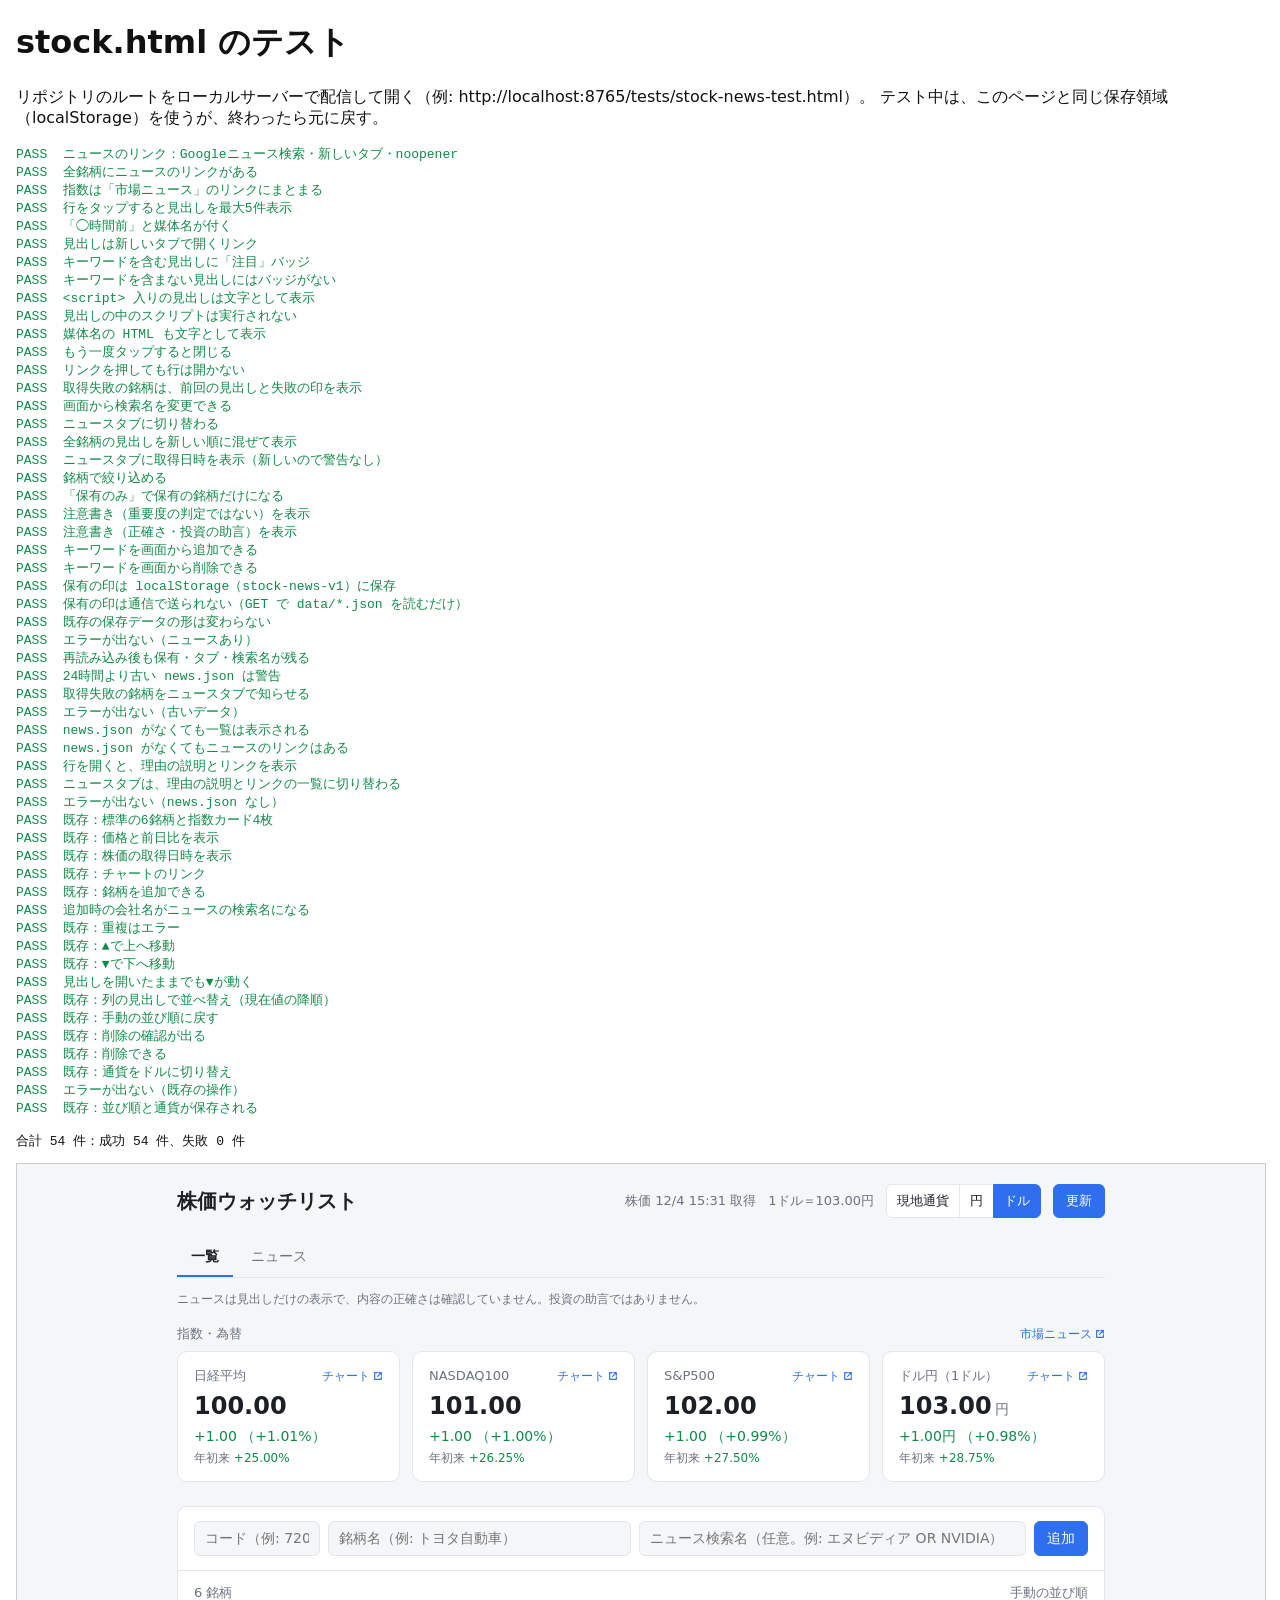
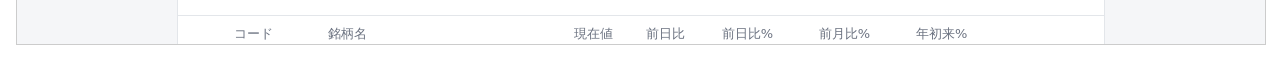
<file: tests/stock-news-test.html>
<!doctype html>
<html lang="ja">
<head>
<meta charset="utf-8">
<meta name="viewport" content="width=device-width, initial-scale=1">
<title>stock.html のテスト</title>
<style>
  body { font-family: system-ui, sans-serif; margin: 16px; background: #fff; color: #111; }
  pre { white-space: pre-wrap; font-size: 13px; }
  .pass { color: #128a4a; } .fail { color: #d23c3c; font-weight: 600; }
  iframe { width: 100%; height: 480px; border: 1px solid #ccc; }
</style>
</head>
<body>
<h1>stock.html のテスト</h1>
<p>リポジトリのルートをローカルサーバーで配信して開く（例: http://localhost:8765/tests/stock-news-test.html）。
  テスト中は、このページと同じ保存領域（localStorage）を使うが、終わったら元に戻す。</p>
<pre id="result">実行中…</pre>
<iframe id="frame" title="テスト対象"></iframe>
<script>
'use strict';
const KEYS = ['stock-watchlist-v1', 'stock-news-v1'];
const HOUR = 3600e3;
const iso = msAgo => new Date(Date.now() - msAgo).toISOString().replace(/\.\d+Z$/, '+00:00');

const QUOTES = {
  updatedAt: iso(HOUR), source: 'test',
  quotes: Object.fromEntries(['^N225', '^NDX', '^GSPC', 'USDJPY', '7203', '6758', '9984', 'AAPL', 'NVDA', 'MSFT']
    .map((s, i) => [s, { price: 100 + i, prevClose: 99 + i, monthAgo: 90, yearStart: 80, date: '2026-11-13' }])),
  errors: {},
};
const item = (title, h, source, link) => ({ title, source, published: iso(h * HOUR), link: link || `https://news.example/${encodeURIComponent(title)}` });
function makeNews(updatedMsAgo) {
  return {
    updatedAt: iso(updatedMsAgo), source: 'test',
    news: {
      MARKET: { label: '市場ニュース', items: [item('日経平均が反発', 2, '通信社A')] },
      NVDA: { label: 'NVIDIA', items: [
        item('エヌビディアのCEOが講演', 1, '新聞A'),
        item('<script>window.__xss = 1<\/script>エヌビディアの新製品', 3, '新聞B'),
        item('<img src=x onerror="window.__xss = 2">画像タグ入りの見出し', 4, '<b>媒体</b>'),
        item('エヌビディア株が上昇', 5, '新聞C'),
        item('エヌビディア、データセンター向けが好調', 6, '新聞D'),
        item('エヌビディアの6件目の見出し', 7, '新聞E'),
        item('リンクが危険な見出し', 8, '新聞F', 'javascript:window.__xss=3'),
      ] },
      '7203': { label: 'トヨタ自動車', items: [item('トヨタ自動車、決算を発表', 0.5, '新聞A')] },
      AAPL: { label: 'Apple', items: [item('アップルの前回の見出し', 30, '新聞A')] },
    },
    errors: { AAPL: { message: 'OSError: HTTP Error 503', since: iso(2 * HOUR) } },
  };
}

const results = [];
function check(name, ok, detail = '') { results.push({ name, ok: !!ok, detail }); }
const sleep = ms => new Promise(r => setTimeout(r, ms));
async function until(fn, ms = 4000) {
  const t0 = Date.now();
  while (Date.now() - t0 < ms) { try { const v = fn(); if (v) return v; } catch (e) {} await sleep(20); }
  return null;
}

let source;
// stock.html を、fetch を差し替えたうえで iframe に読み込む
async function boot(routes, { keepStorage = false } = {}) {
  if (!keepStorage) KEYS.forEach(k => localStorage.removeItem(k));
  const stub = `<script>
    window.__errors = []; window.__fetchLog = []; window.__alerted = false;
    addEventListener('error', e => __errors.push(String(e.message)));
    addEventListener('unhandledrejection', e => __errors.push(String(e.reason)));
    window.alert = () => { window.__alerted = true; };
    const ROUTES = ${JSON.stringify(routes).replace(/</g, '\\u003c')};
    window.fetch = async (url, opts = {}) => {
      __fetchLog.push({ url: String(url), method: opts.method || 'GET', body: opts.body ?? null });
      const r = ROUTES[String(url)];
      return r ? new Response(JSON.stringify(r), { status: 200, headers: { 'Content-Type': 'application/json' } })
               : new Response('not found', { status: 404 });
    };
  <\/script>`;
  const frame = document.getElementById('frame');
  const loaded = new Promise(r => frame.onload = r);
  frame.srcdoc = source.replace(/<head>/i, () => '<head>' + stub);
  await loaded;
  const w = frame.contentWindow, d = frame.contentDocument;
  await until(() => d.querySelector('#tbody tr[data-symbol]') && d.getElementById('updated').textContent !== '—');
  await sleep(50);
  return { w, d };
}
const rowOf = (d, sym) => d.querySelector(`#tbody tr[data-symbol="${sym}"]`);
const symbols = d => [...d.querySelectorAll('#tbody tr[data-symbol]')].map(tr => tr.dataset.symbol);
const click = (w, el) => el.dispatchEvent(new w.MouseEvent('click', { bubbles: true }));

async function testWithNews() {
  const { w, d } = await boot({ 'data/quotes.json': QUOTES, 'data/news.json': makeNews(HOUR) });

  // 第1段階：ニュースのリンク
  const nv = rowOf(d, 'NVDA').querySelector('a[aria-label*="ニュース"]');
  const u = new URL(nv.href);
  check('ニュースのリンク：Googleニュース検索・新しいタブ・noopener',
    u.origin + u.pathname === 'https://news.google.com/search' && u.searchParams.get('q') === 'エヌビディア OR NVIDIA'
    && u.searchParams.get('hl') === 'ja' && u.searchParams.get('gl') === 'JP' && u.searchParams.get('ceid') === 'JP:ja'
    && nv.target === '_blank' && nv.rel === 'noopener', nv.href);
  check('全銘柄にニュースのリンクがある', symbols(d).every(s => rowOf(d, s).querySelector('a[aria-label*="ニュース"]')));
  const mk = d.querySelector('#marketNewsLink a');
  check('指数は「市場ニュース」のリンクにまとまる', mk && mk.textContent.includes('市場ニュース') && new URL(mk.href).searchParams.get('q').includes('日経平均'));

  // 行をタップすると見出しが開く
  click(w, rowOf(d, 'NVDA').querySelector('td.num'));
  const box = await until(() => d.querySelector('tr.news-row[data-news-for="NVDA"]'));
  const lis = box ? [...box.querySelectorAll('.headlines li')] : [];
  check('行をタップすると見出しを最大5件表示', lis.length === 5, `${lis.length} 件`);
  check('「◯時間前」と媒体名が付く', lis[0]?.querySelector('.meta')?.textContent.includes('1時間前') && lis[0].textContent.includes('新聞A'), lis[0]?.textContent);
  const a0 = lis[0]?.querySelector('a');
  check('見出しは新しいタブで開くリンク', a0 && a0.target === '_blank' && a0.rel === 'noopener' && a0.href.startsWith('https://'));
  check('キーワードを含む見出しに「注目」バッジ', lis[0]?.querySelector('.hot')?.textContent === '注目');
  check('キーワードを含まない見出しにはバッジがない', !lis[3]?.querySelector('.hot'), lis[3]?.textContent);

  // 見出しに <script> などが入っていても、実行されない
  const scriptLi = lis.find(li => li.textContent.includes('<script>'));
  check('<script> 入りの見出しは文字として表示', scriptLi && !box.querySelector('script, img'), scriptLi?.textContent);
  check('見出しの中のスクリプトは実行されない', w.__xss === undefined && !w.__alerted, String(w.__xss));
  check('媒体名の HTML も文字として表示', box.textContent.includes('<b>媒体</b>') && !box.querySelector('b'));

  // もう一度タップすると閉じる。ボタンを押しても開かない
  click(w, rowOf(d, 'NVDA').querySelector('td.num'));
  check('もう一度タップすると閉じる', !d.querySelector('tr.news-row'));
  click(w, rowOf(d, 'NVDA').querySelector('a.chart-link'));
  check('リンクを押しても行は開かない', !d.querySelector('tr.news-row'));

  // 取得失敗の印
  click(w, rowOf(d, 'AAPL').querySelector('td.num'));
  const ab = await until(() => d.querySelector('tr.news-row[data-news-for="AAPL"]'));
  check('取得失敗の銘柄は、前回の見出しと失敗の印を表示', ab?.querySelector('.warn')?.textContent.includes('失敗') && ab.textContent.includes('アップルの前回の見出し'));

  // 検索名の編集
  click(w, rowOf(d, '7203').querySelector('td.num'));
  click(w, await until(() => d.querySelector('tr.news-row [data-act="sn-edit"]')));
  const input = await until(() => d.querySelector('tr.news-row [data-role="sn-input"]'));
  input.value = 'トヨタ OR TOYOTA';
  click(w, d.querySelector('tr.news-row [data-act="sn-save"]'));
  const tq = new URL(rowOf(d, '7203').querySelector('a[aria-label*="ニュース"]').href).searchParams.get('q');
  check('画面から検索名を変更できる', tq === 'トヨタ OR TOYOTA', tq);

  // 保有のチェック
  const hold = rowOf(d, 'NVDA').querySelector('input[data-act="hold"]');
  hold.checked = true;
  hold.dispatchEvent(new w.Event('change', { bubbles: true }));

  // ニュースタブ
  click(w, d.querySelector('#tabs button[data-tab="news"]'));
  check('ニュースタブに切り替わる', !d.getElementById('viewNews').hidden && d.getElementById('viewList').hidden);
  const allLis = () => [...d.querySelectorAll('#newsAll .headlines li')];
  const times = allLis().map(li => li.querySelector('.meta span')?.textContent);
  check('全銘柄の見出しを新しい順に混ぜて表示', allLis().length === 10 && times[0] === '30分前' && allLis()[0].textContent.includes('トヨタ'), times.join(' / '));
  check('ニュースタブに取得日時を表示（新しいので警告なし）', d.getElementById('newsStatus').textContent.includes('更新')
    && ![...d.querySelectorAll('#newsStatus .warn')].some(e => e.textContent.includes('24時間')));
  const sel = d.getElementById('newsFilter');
  sel.value = '7203'; sel.dispatchEvent(new w.Event('change', { bubbles: true }));
  check('銘柄で絞り込める', allLis().length === 1 && allLis()[0].textContent.includes('トヨタ'));
  sel.value = 'all'; sel.dispatchEvent(new w.Event('change', { bubbles: true }));
  const ho = d.getElementById('holdOnly');
  ho.checked = true; ho.dispatchEvent(new w.Event('change', { bubbles: true }));
  check('「保有のみ」で保有の銘柄だけになる', allLis().length === 7 && allLis().every(li => li.querySelector('.sym-tag').textContent === 'NVIDIA'), `${allLis().length} 件`);
  ho.checked = false; ho.dispatchEvent(new w.Event('change', { bubbles: true }));

  // キーワードの追加・削除
  check('注意書き（重要度の判定ではない）を表示', d.getElementById('viewNews').textContent.includes('重要度を判定したものではありません'));
  check('注意書き（正確さ・投資の助言）を表示', d.body.textContent.includes('内容の正確さは確認していません') && d.body.textContent.includes('投資の助言ではありません'));
  const kwInput = d.getElementById('kwInput');
  kwInput.value = '新製品';
  d.getElementById('kwForm').dispatchEvent(new w.Event('submit', { bubbles: true, cancelable: true }));
  const sliHot = () => allLis().find(li => li.textContent.includes('新製品'))?.querySelector('.hot');
  check('キーワードを画面から追加できる', sliHot());
  click(w, d.querySelector('#kwChips button[data-kw="新製品"]'));
  check('キーワードを画面から削除できる', !sliHot());

  // 保有の印はこのブラウザだけ
  const saved = JSON.parse(localStorage.getItem('stock-news-v1'));
  check('保有の印は localStorage（stock-news-v1）に保存', saved.holdings.includes('NVDA'));
  check('保有の印は通信で送られない（GET で data/*.json を読むだけ）',
    w.__fetchLog.every(f => f.method === 'GET' && f.body == null && /^data\/(quotes|news)\.json$/.test(f.url)), JSON.stringify(w.__fetchLog));
  const wl = JSON.parse(localStorage.getItem('stock-watchlist-v1') || 'null');
  check('既存の保存データの形は変わらない', !wl || (Object.keys(wl).sort().join() === 'currency,sort,watchlist'), JSON.stringify(wl && Object.keys(wl)));
  check('エラーが出ない（ニュースあり）', w.__errors.length === 0, w.__errors.join(' | '));

  // 再読み込みしても保有・タブ・検索名が残る
  const r = await boot({ 'data/quotes.json': QUOTES, 'data/news.json': makeNews(HOUR) }, { keepStorage: true });
  check('再読み込み後も保有・タブ・検索名が残る', r.d.getElementById('viewList').hidden
    && rowOf(r.d, 'NVDA').querySelector('input[data-act="hold"]').checked
    && new URL(rowOf(r.d, '7203').querySelector('a[aria-label*="ニュース"]').href).searchParams.get('q') === 'トヨタ OR TOYOTA');
}

async function testStale() {
  const { w, d } = await boot({ 'data/quotes.json': QUOTES, 'data/news.json': makeNews(30 * HOUR) });
  check('24時間より古い news.json は警告', [...d.querySelectorAll('#newsStatus .warn')].some(e => e.textContent.includes('24時間以上')));
  check('取得失敗の銘柄をニュースタブで知らせる', d.getElementById('newsStatus').textContent.includes('取得に失敗した銘柄：Apple'));
  check('エラーが出ない（古いデータ）', w.__errors.length === 0, w.__errors.join(' | '));
}

async function testNoNews() {
  const { w, d } = await boot({ 'data/quotes.json': QUOTES });   // news.json がない
  check('news.json がなくても一覧は表示される', symbols(d).length === 6);
  check('news.json がなくてもニュースのリンクはある', rowOf(d, 'NVDA').querySelector('a[aria-label*="ニュース"]'));
  click(w, rowOf(d, 'NVDA').querySelector('td.num'));
  const box = await until(() => d.querySelector('tr.news-row'));
  check('行を開くと、理由の説明とリンクを表示', box && box.textContent.includes('読めませんでした') && box.querySelector('a[href^="https://news.google.com/search"]'), box?.textContent);
  click(w, d.querySelector('#tabs button[data-tab="news"]'));
  check('ニュースタブは、理由の説明とリンクの一覧に切り替わる', d.querySelector('#newsStatus .warn')?.textContent.includes('data/news.json')
    && d.querySelectorAll('#newsAll a[href^="https://news.google.com/search"]').length === 7 && d.getElementById('newsFilters').hidden);
  check('エラーが出ない（news.json なし）', w.__errors.length === 0, w.__errors.join(' | '));
}

// 既存の機能が壊れていないか
async function testExisting() {
  const { w, d } = await boot({ 'data/quotes.json': QUOTES, 'data/news.json': makeNews(HOUR) });
  check('既存：標準の6銘柄と指数カード4枚', symbols(d).join() === '7203,6758,9984,AAPL,NVDA,MSFT' && d.querySelectorAll('#indices .card').length === 4);
  check('既存：価格と前日比を表示', rowOf(d, 'AAPL').querySelectorAll('td.num')[0].textContent.includes('107'));
  check('既存：株価の取得日時を表示', d.getElementById('updated').textContent.includes('取得'));
  const ch = rowOf(d, '7203').querySelector('a[aria-label*="チャート"]');
  check('既存：チャートのリンク', ch.href === 'https://finance.yahoo.co.jp/quote/7203.T' && ch.target === '_blank' && ch.rel === 'noopener');

  // 追加（ニュース検索名つき）
  d.getElementById('inSymbol').value = 'crwd';
  d.getElementById('inName').value = 'クラウドストライク';
  d.getElementById('inCompany').value = 'クラウドストライク, CrowdStrike';
  d.getElementById('addForm').dispatchEvent(new w.Event('submit', { bubbles: true, cancelable: true }));
  await until(() => rowOf(d, 'CRWD'));
  check('既存：銘柄を追加できる', symbols(d).at(-1) === 'CRWD');
  check('追加時の会社名がニュースの検索名になる',
    new URL(rowOf(d, 'CRWD').querySelector('a[aria-label*="ニュース"]').href).searchParams.get('q') === 'クラウドストライク OR CrowdStrike');
  d.getElementById('inSymbol').value = 'AAPL';
  d.getElementById('addForm').dispatchEvent(new w.Event('submit', { bubbles: true, cancelable: true }));
  check('既存：重複はエラー', !d.getElementById('addError').hidden && d.getElementById('addError').textContent.includes('すでに'));

  // 並べ替え
  click(w, rowOf(d, '6758').querySelector('[data-act="up"]'));
  check('既存：▲で上へ移動', symbols(d)[0] === '6758');
  click(w, rowOf(d, '6758').querySelector('[data-act="down"]'));
  check('既存：▼で下へ移動', symbols(d)[0] === '7203');
  click(w, rowOf(d, '6758').querySelector('td.num'));   // 見出しを開いた状態でも並べ替えが動く
  click(w, rowOf(d, '7203').querySelector('[data-act="down"]'));
  check('見出しを開いたままでも▼が動く', symbols(d).slice(0, 2).join() === '6758,7203' && d.querySelector('tr.news-row[data-news-for="6758"]'));
  click(w, d.querySelector('th[data-key="price"]'));
  check('既存：列の見出しで並べ替え（現在値の降順）', symbols(d)[0] === 'MSFT' && !d.getElementById('btnManual').hidden, symbols(d).join());
  click(w, d.getElementById('btnManual'));
  check('既存：手動の並び順に戻す', symbols(d).slice(0, 2).join() === '6758,7203');

  // 削除
  click(w, rowOf(d, 'CRWD').querySelector('[data-act="del"]'));
  check('既存：削除の確認が出る', rowOf(d, 'CRWD').querySelector('[data-act="del-yes"]'));
  click(w, rowOf(d, 'CRWD').querySelector('[data-act="del-yes"]'));
  check('既存：削除できる', !rowOf(d, 'CRWD'));

  // 通貨
  click(w, d.querySelector('#currencySeg button[data-cur="USD"]'));
  check('既存：通貨をドルに切り替え', rowOf(d, '7203').querySelectorAll('td.num')[0].textContent.includes('$'));
  check('エラーが出ない（既存の操作）', w.__errors.length === 0, w.__errors.join(' | '));

  // 保存
  const r = await boot({ 'data/quotes.json': QUOTES }, { keepStorage: true });
  check('既存：並び順と通貨が保存される', symbols(r.d).slice(0, 2).join() === '6758,7203'
    && r.d.querySelector('#currencySeg button[data-cur="USD"]').getAttribute('aria-pressed') === 'true');
}

(async () => {
  const backup = KEYS.map(k => localStorage.getItem(k));
  try {
    source = await (await fetch('../stock.html', { cache: 'no-cache' })).text();
    for (const t of [testWithNews, testStale, testNoNews, testExisting]) {
      try { await t(); } catch (e) { check(`${t.name} の実行`, false, e.stack || String(e)); }
    }
  } catch (e) {
    check('stock.html の読み込み', false, String(e));
  } finally {
    KEYS.forEach((k, i) => backup[i] == null ? localStorage.removeItem(k) : localStorage.setItem(k, backup[i]));
  }
  const failed = results.filter(r => !r.ok);
  const pre = document.getElementById('result');
  pre.replaceChildren(...results.map(r => {
    const s = document.createElement('div');
    s.className = r.ok ? 'pass' : 'fail';
    s.textContent = `${r.ok ? 'PASS' : 'FAIL'}  ${r.name}${!r.ok && r.detail ? `\n      → ${r.detail}` : ''}`;
    return s;
  }));
  const summary = document.createElement('div');
  summary.id = 'summary';
  summary.textContent = `\n合計 ${results.length} 件：成功 ${results.length - failed.length} 件、失敗 ${failed.length} 件`;
  pre.append(summary);
  document.title = failed.length ? `FAIL ${failed.length}/${results.length}` : `PASS ${results.length}/${results.length}`;
  document.body.dataset.done = '1';
})();
</script>
</body>
</html>
</file>
<file: juku/style.css>
/* ===== 全体 ===== */
:root {
  --bg: #fff8ee; --surface: #fff; --text: #2d2a32; --muted: #6e6a75; --border: #eee3d3;
  --accent: #e06d1f;
  --sc: #e06d1f; --sl: #fff0e3; --sd: #a04a0c;          /* 科目のテーマ色（JSで切りかえ） */
  --ok: #1e9e5a; --ok-bg: #e5f7ec; --ng: #d9534f; --ng-bg: #fdecea;
  --g: #2eaa62; --g-t: #167a41; --y: #f0b400; --y-t: #8a6200; --r: #ec5f5f; --r-t: #c03535;
  --base: 16px; --qsize: 20px; --tab-h: 64px;
  color-scheme: light;
}
body.size-large { --base: 18px; --qsize: 24px; }
body.size-xlarge { --base: 20px; --qsize: 28px; }

* { box-sizing: border-box; }
html { -webkit-text-size-adjust: 100%; }
body {
  margin: 0; background: var(--bg); color: var(--text);
  font-family: "Hiragino Maru Gothic ProN", "Hiragino Sans", "BIZ UDPGothic", "Yu Gothic UI", Meiryo, system-ui, sans-serif;
  font-size: var(--base); line-height: 1.6; -webkit-tap-highlight-color: transparent;
}
button { font: inherit; color: inherit; cursor: pointer; border: none; background: none; }
button:disabled { cursor: default; }
:focus-visible { outline: 3px solid #3b82f6; outline-offset: 2px; }
[hidden] { display: none !important; }

.wrap { max-width: 820px; margin: 0 auto; padding: 16px 16px calc(var(--tab-h) + env(safe-area-inset-bottom) + 24px); }
.apptitle { font-size: 1.35em; margin: 4px 0 12px; }
.card { background: var(--surface); border-radius: 20px; padding: 16px; margin-bottom: 14px; box-shadow: 0 2px 0 var(--border); }
.sec-h { display: flex; align-items: center; flex-wrap: wrap; gap: 8px; margin: 0 0 10px; font-size: 1.05em; font-weight: 700; }
.sec-h .right { margin-left: auto; display: flex; gap: 6px; flex-wrap: wrap; }
.step { display: inline-grid; place-items: center; width: 1.7em; height: 1.7em; border-radius: 50%; background: var(--sc); color: #fff; font-size: .85em; }
.note { color: var(--muted); font-size: .88em; margin: 6px 0; }
.empty { text-align: center; }
ruby rt { font-size: .5em; font-weight: 400; color: #6a6470; }

/* ===== ボタン ===== */
.btn { min-height: 52px; padding: 8px 22px; border-radius: 16px; font-weight: 700; font-size: 1.05em; }
.btn.primary { background: var(--sc); color: #fff; box-shadow: 0 3px 0 rgba(0,0,0,.18); }
.btn.primary:disabled { background: #cfc8bf; box-shadow: none; }
.btn.sub { background: #fff; border: 2px solid var(--border); }
.btn.ok { background: var(--ok); color: #fff; }
.btn.danger { background: #fff; border: 2px solid var(--ng); color: var(--ng); }
.btn.small { min-height: 44px; padding: 4px 14px; font-size: .9em; }
.btn.block { width: 100%; }
.btn:disabled { opacity: .6; }
.mini { min-height: 44px; padding: 4px 14px; border-radius: 999px; background: #fff; border: 2px solid var(--border); font-size: .88em; }
.row { display: flex; gap: 10px; flex-wrap: wrap; margin-top: 12px; }
.row .btn { flex: 1 1 140px; }

/* ===== まなぶ ===== */
.subjects { display: grid; grid-template-columns: repeat(auto-fill, minmax(130px, 1fr)); gap: 10px; }
.subj {
  border-radius: 18px; padding: 14px 10px; min-height: 92px; background: var(--c-l); color: var(--c-d);
  border: 3px solid transparent; display: flex; flex-direction: column; align-items: center; justify-content: center;
  gap: 2px; font-weight: 700; font-size: 1.1em;
}
.subj .ic { font-size: 1.6em; line-height: 1.1; }
.subj small { font-weight: 400; font-size: .75em; }
.subj[aria-pressed="true"] { border-color: var(--c); background: var(--c); color: #fff; }

.chips { display: flex; flex-wrap: wrap; gap: 8px; }
.chip {
  min-height: 48px; padding: 6px 14px; border-radius: 999px; background: #f5efe6; border: 2px solid transparent;
  display: inline-flex; align-items: center; gap: 6px; text-align: left;
}
.chip[aria-pressed="true"] { background: var(--sl); border-color: var(--sc); font-weight: 700; }
.chip[aria-pressed="true"]::before { content: "✓"; color: var(--sd); font-weight: 700; }
.pc { font-size: .78em; padding: 0 7px; border-radius: 999px; background: #fff; font-weight: 700; white-space: nowrap; }
.pc.none { color: var(--muted); font-weight: 400; }
.g-t, .pc.g { color: var(--g-t); } .y-t, .pc.y { color: var(--y-t); } .r-t, .pc.r { color: var(--r-t); }
.low { opacity: .5; }
.weakrow { display: flex; align-items: center; flex-wrap: wrap; gap: 6px 12px; }

.seg { display: flex; flex-wrap: wrap; gap: 8px; }
.seg button { flex: 1 1 auto; min-height: 48px; padding: 6px 12px; border-radius: 14px; background: #f5efe6; border: 2px solid transparent; }
.seg button[aria-pressed="true"] { background: var(--sc); color: #fff; font-weight: 700; }

.startbar {
  position: sticky; bottom: calc(var(--tab-h) + env(safe-area-inset-bottom) + 8px); z-index: 5;
  background: var(--surface); border-radius: 20px; padding: 12px 16px; box-shadow: 0 4px 16px rgba(80,50,0,.16);
  display: flex; align-items: center; gap: 12px; flex-wrap: wrap;
}
.startbar .cnt { flex: 1 1 180px; }
.startbar .cnt b { font-size: 1.5em; color: var(--sd); }
.startbar .cnt small { display: block; color: var(--muted); }
.startbar .btn { flex: 1 1 140px; }

/* ===== タブバー ===== */
.tabbar {
  position: fixed; left: 0; right: 0; bottom: 0; z-index: 20; font-size: 16px;
  background: #fff; border-top: 1px solid var(--border); display: flex; justify-content: center;
  padding-bottom: env(safe-area-inset-bottom);
}
.tabbar button {
  flex: 1; max-width: 200px; height: var(--tab-h); display: flex; flex-direction: column;
  align-items: center; justify-content: center; gap: 2px; font-size: .8em; color: var(--muted);
}
.tabbar .ti { font-size: 1.5em; line-height: 1; }
.tabbar button[aria-current="page"] { color: var(--accent); font-weight: 700; }
#quiz, #result { display: none; }
body.in-quiz #main, body.in-quiz .tabbar { display: none; }
body.in-quiz #quiz.on, body.in-quiz #result.on { display: block; }
.qwrap { padding-bottom: calc(env(safe-area-inset-bottom) + 32px); }

.toast {
  position: fixed; left: 50%; transform: translateX(-50%); z-index: 50;
  bottom: calc(var(--tab-h) + env(safe-area-inset-bottom) + 16px);
  background: #2d2a32; color: #fff; padding: 10px 18px; border-radius: 14px; max-width: 90vw; text-align: center;
}

/* ===== 出題 ===== */
.qtop { position: sticky; top: 0; z-index: 5; background: var(--bg); padding: 8px 0 10px; display: flex; align-items: center; gap: 12px; }
.quit { min-height: 48px; padding: 6px 16px; border-radius: 14px; background: #fff; border: 2px solid var(--border); font-weight: 700; }
.prog { flex: 1; }
.prog .t { font-weight: 700; }
.pbar { height: 10px; background: #efe6d9; border-radius: 99px; overflow: hidden; }
.pbar i { display: block; height: 100%; background: var(--sc); border-radius: 99px; transition: width .3s; }
.qcard { position: relative; }
.qmeta { display: flex; gap: 6px; flex-wrap: wrap; margin-bottom: 8px; }
.tag { font-size: .8em; background: var(--sl); color: var(--sd); padding: 2px 10px; border-radius: 99px; font-weight: 700; }
.qtext { font-size: var(--qsize); font-weight: 700; line-height: 1.9; margin: 4px 0 14px; overflow-wrap: anywhere; }
.hint { background: #fffbe6; border-radius: 14px; padding: 10px 14px; margin: 0 0 12px; }
.hintbtn { margin-bottom: 12px; }
.qline { display: flex; align-items: flex-start; gap: 10px; }
.qline .qtext { flex: 1; min-width: 0; }
.saybtn { flex: none; width: 52px; height: 52px; border-radius: 50%; background: #fff; border: 2px solid var(--sc); font-size: 1.5em; line-height: 1; display: grid; place-items: center; box-shadow: 0 3px 0 rgba(0,0,0,.12); }
.saybtn:active { transform: translateY(2px); box-shadow: none; }
.saybtn:focus-visible { outline: 3px solid var(--sd); outline-offset: 2px; }
.sayrow { display: flex; align-items: center; gap: 10px; margin-top: 10px; font-weight: 700; }

.choices { display: grid; gap: 10px; }
@media (min-width: 640px) { .choices.two { grid-template-columns: 1fr 1fr; } }
.choice {
  display: flex; align-items: center; gap: 12px; text-align: left; min-height: 56px; padding: 10px 14px;
  border-radius: 16px; background: #fff; border: 3px solid var(--border); font-size: calc(var(--qsize) * .9); line-height: 1.8;
}
.choice .no { flex: none; display: grid; place-items: center; width: 1.8em; height: 1.8em; border-radius: 50%; background: var(--sl); color: var(--sd); font-weight: 700; line-height: 1; }
.choice .ct { flex: 1; overflow-wrap: anywhere; }
.choice .mk { flex: none; font-size: .75em; font-weight: 700; }
.choice:not(:disabled):hover { border-color: var(--sc); }
.choice.correct, .tf button.correct { border-color: var(--ok); background: var(--ok-bg); }
.choice.correct .no { background: var(--ok); color: #fff; }
.choice.correct .mk { color: var(--ok); }
.choice.wrong, .tf button.wrong { border-color: var(--ng); background: var(--ng-bg); }
.choice.wrong .no { background: var(--ng); color: #fff; }
.choice.wrong .mk { color: var(--ng); }

.tf { display: grid; grid-template-columns: 1fr 1fr; gap: 12px; }
.tf button { min-height: 110px; font-size: 3em; font-weight: 700; border-radius: 20px; background: #fff; border: 3px solid var(--border); }
.tf .o { color: #d9465f; } .tf .x { color: #2f74d8; }

.fill input {
  width: 100%; min-height: 56px; font: inherit; font-size: var(--qsize); padding: 8px 14px;
  border-radius: 14px; border: 3px solid var(--border); background: #fff; color: var(--text);
}
.fill input:focus { border-color: var(--sc); outline: none; }
.cardans { background: var(--sl); border-radius: 16px; padding: 12px 16px; }

.fb { margin-top: 16px; border-radius: 20px; padding: 16px; position: relative; animation: pop .25s; }
.fb.ok { background: var(--ok-bg); border: 3px solid var(--ok); }
.fb.ng { background: #fff6e5; border: 3px solid #f0a020; }
.fb .big { font-size: 1.5em; font-weight: 800; }
.fb.ok .big { color: var(--ok); }
.fb.ng .big { color: #a35f00; }
.lbl { font-size: .8em; font-weight: 700; color: var(--muted); margin-top: 10px; }
.ans { font-size: calc(var(--qsize) * .95); font-weight: 700; overflow-wrap: anywhere; }
.exp { line-height: 1.9; overflow-wrap: anywhere; }
.star { position: absolute; left: 50%; top: 24px; pointer-events: none; font-size: 28px; color: #ffc107; animation: star .9s ease-out forwards; }
@keyframes star { 0% { transform: translate(0,0) scale(.3); opacity: 1; } 100% { transform: translate(var(--dx), var(--dy)) scale(1.2) rotate(180deg); opacity: 0; } }
@keyframes pop { from { transform: scale(.96); opacity: .4; } to { transform: none; opacity: 1; } }
@media (prefers-reduced-motion: reduce) { * { animation: none !important; transition: none !important; } .star { display: none; } }

/* ===== 結果 ===== */
.res-top { text-align: center; }
.res-pct { font-size: 4em; font-weight: 800; line-height: 1.1; }
.res-sub { font-size: 1.2em; font-weight: 700; }
.res-msg { margin: 8px 0; font-size: 1.1em; }
.cmp { display: inline-block; padding: 6px 16px; border-radius: 99px; background: var(--sl); font-weight: 700; margin-top: 4px; }
.cmp .up { color: var(--g-t); }
table.rt { width: 100%; border-collapse: collapse; }
.rt th, .rt td { padding: 8px 6px; border-top: 1px solid var(--border); text-align: left; }
.rt th { font-size: .8em; color: var(--muted); font-weight: 400; }
.rt .num { text-align: right; white-space: nowrap; font-variant-numeric: tabular-nums; }
.wq { border-top: 1px solid var(--border); padding: 12px 0; }
.wq-q { font-weight: 700; overflow-wrap: anywhere; }

/* ===== きろく ===== */
.tiles { display: grid; grid-template-columns: repeat(auto-fill, minmax(140px, 1fr)); gap: 10px; margin-bottom: 14px; }
.tile { background: var(--surface); border-radius: 18px; padding: 12px; box-shadow: 0 2px 0 var(--border); }
.tile .k { font-size: .8em; color: var(--muted); }
.tile .v { font-size: 1.7em; font-weight: 800; line-height: 1.3; }
.tile .v small { font-size: .5em; font-weight: 400; color: var(--muted); }
.tile .lowmsg { font-size: .75em; color: var(--muted); }
.legend { font-size: .78em; color: var(--muted); display: flex; gap: 4px 12px; flex-wrap: wrap; margin-bottom: 10px; }
.legend i { display: inline-block; width: .9em; height: .9em; border-radius: 3px; vertical-align: -1px; margin-right: 3px; }
.bars { display: grid; gap: 12px; }
.bar-row { display: grid; grid-template-columns: minmax(5em, 32%) 1fr auto; align-items: center; gap: 4px 8px; }
.bar-label { font-size: .9em; overflow-wrap: anywhere; }
.bar-track { height: 18px; background: #f1e9de; border-radius: 99px; overflow: hidden; }
.bar-fill { height: 100%; border-radius: 99px; }
.bar-fill.g, i.g { background: var(--g); } .bar-fill.y, i.y { background: var(--y); } .bar-fill.r, i.r { background: var(--r); }
.bar-val { text-align: right; min-width: 6.5em; font-variant-numeric: tabular-nums; white-space: nowrap; }
.bar-val small { color: var(--muted); margin-left: 4px; }
.bar-row.lowdata .bar-fill, .bar-row.lowdata .bar-val { opacity: .45; }
.bar-note { grid-column: 1 / -1; font-size: .75em; color: var(--muted); margin-top: -4px; }
.chart { width: 100%; max-width: 560px; height: auto; display: block; margin: 0 auto; }
.chart .grid { stroke: #eee3d3; }
.chart .th { stroke-dasharray: 4 4; stroke: #d9cbb6; }
.chart .ax { font-size: 10px; fill: #8a8490; }
.chart .ln { fill: none; stroke: #a89c8f; stroke-width: 2; }
.chart .pt { stroke: #fff; stroke-width: 2; }
.chart .pt.g { fill: var(--g); } .chart .pt.y { fill: var(--y); } .chart .pt.r { fill: var(--r); }
.chart .pt.low { opacity: .45; }
.chart .pv { font-size: 10px; font-weight: 700; fill: #4a4550; }
details.weak { border-top: 1px solid var(--border); }
details.weak summary { min-height: 48px; padding: 10px 0; display: flex; align-items: center; gap: 8px; cursor: pointer; list-style: none; }
details.weak summary::-webkit-details-marker { display: none; }
details.weak summary::before { content: "▶"; font-size: .7em; color: var(--muted); }
details.weak[open] summary::before { content: "▼"; }
details.weak .wt { flex: 1; overflow-wrap: anywhere; }
details.weak .wbody { padding: 0 0 12px 1.2em; }

/* ===== データ・せってい ===== */
.set { display: flex; align-items: center; gap: 10px; padding: 10px 0; border-top: 1px solid var(--border); }
.set .dot { flex: none; width: 14px; height: 14px; border-radius: 50%; }
.set-main { flex: 1; min-width: 0; }
.set-t { font-weight: 700; }
.set-f { font-size: .85em; color: var(--muted); overflow-wrap: anywhere; }
.set-n { white-space: nowrap; font-weight: 700; }
.msg { border-radius: 16px; padding: 12px 14px; margin-top: 12px; }
.msg.ok { background: var(--ok-bg); }
.msg.err { background: #fff4e5; border: 2px solid #f0a020; }
.msg ul { margin: 6px 0 0; padding-left: 1.3em; }
.msg li { margin: 4px 0; overflow-wrap: anywhere; }
.set-row { display: flex; align-items: center; flex-wrap: wrap; gap: 8px 12px; justify-content: space-between; min-height: 64px; padding: 8px 0; border-top: 1px solid var(--border); }
.set-row:first-of-type { border-top: none; }
.set-row .seg { flex: 1 1 260px; }
.swbox { display: flex; align-items: center; gap: 8px; }
.sw { width: 64px; height: 36px; border-radius: 99px; background: #d8d0c5; position: relative; flex: none; }
.sw::after { content: ""; position: absolute; top: 4px; left: 4px; width: 28px; height: 28px; border-radius: 50%; background: #fff; transition: left .2s; }
.sw[aria-checked="true"] { background: var(--ok); }
.sw[aria-checked="true"]::after { left: 32px; }
.preview { font-size: var(--qsize); font-weight: 700; flex-basis: 100%; }
</file>
